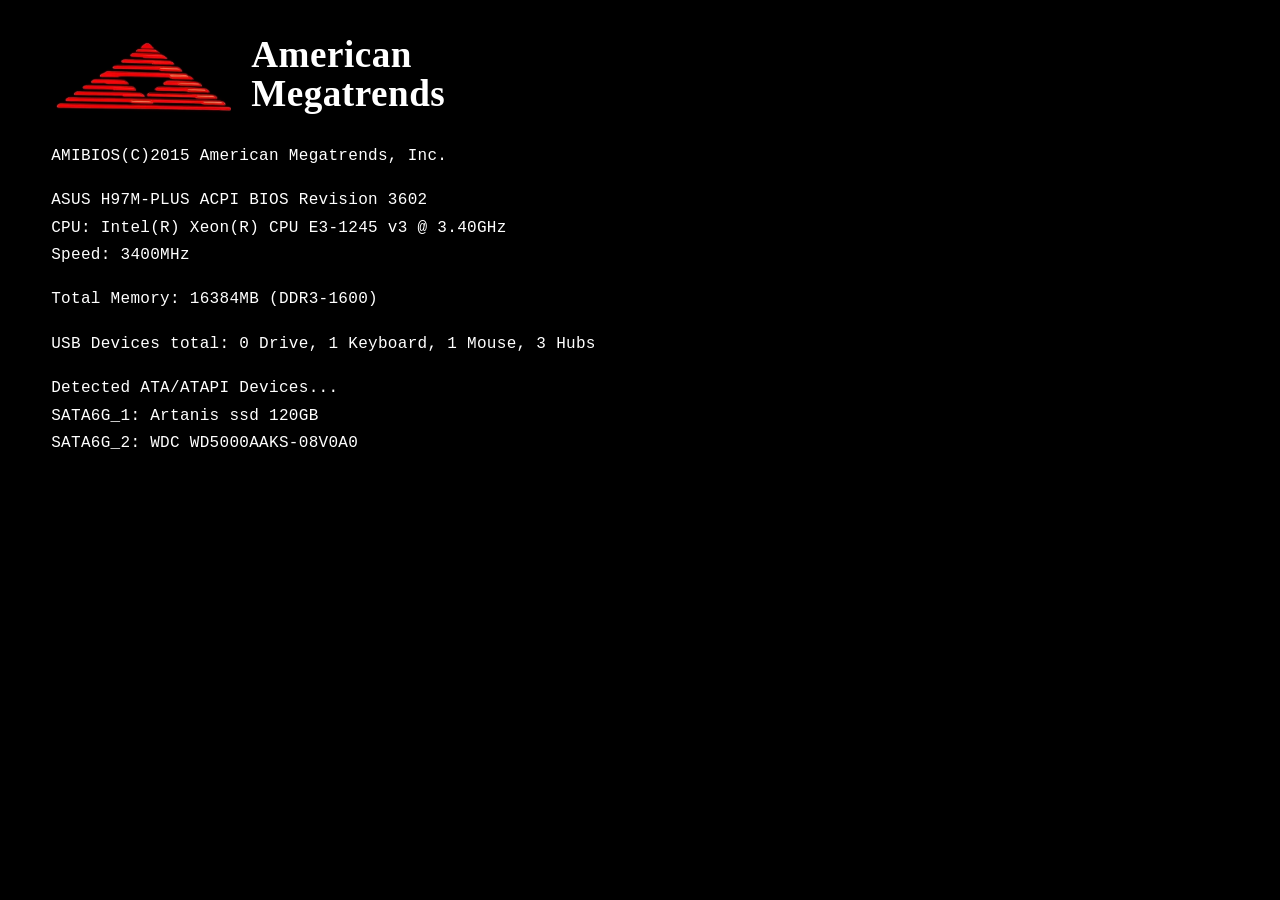
<file: index.html>
<!DOCTYPE html>
<html lang="zh-CN">
<head>
<meta charset="UTF-8">
<meta name="viewport" content="width=device-width, initial-scale=1, viewport-fit=cover">
<title>守禄的win11</title>
<script>
/* GitHub Pages 的 HTML 有 10 分钟缓存：发现线上版本变化时自动刷新一次 */
(function () {
  try {
    if (location.protocol === 'file:' || !window.fetch) return;
    var KEY = 'sata-html-version';
    var RELOAD_KEY = 'sata-html-reloaded-at';
    fetch('./?ping=' + Date.now(), { method: 'HEAD', cache: 'no-store' })
      .then(function (r) {
        if (!r.ok) return '';
        return r.headers.get('last-modified') || r.headers.get('etag') || '';
      })
      .then(function (v) {
        if (!v) return;
        var old = localStorage.getItem(KEY);
        if (old && old !== v) {
          var last = Number(sessionStorage.getItem(RELOAD_KEY) || 0);
          localStorage.setItem(KEY, v);
          if (Date.now() - last < 30000) return;
          sessionStorage.setItem(RELOAD_KEY, String(Date.now()));
          var u = new URL(location.href);
          u.searchParams.set('v', Date.now().toString(36));
          location.replace(u.href);
          return;
        }
        localStorage.setItem(KEY, v);
      })
      .catch(function () {});
  } catch (e) { /* 忽略 */ }
})();
</script>
<style>
* { box-sizing: border-box; margin: 0; padding: 0; }

/* =========================================================
   浅色主题（默认）
   ========================================================= */
:root {
  color-scheme: light;

  --accent: #0067c0;
  --on-accent: #ffffff;

  --wallpaper-1: #a8d5f0;
  --wallpaper-2: #c1e0f5;
  --wallpaper-3: #e8f4fb;
  --wallpaper-base: #eaf2fa;
  --bloom-core: rgba(255, 255, 255, .94);
  --bloom-p1: rgba(126, 184, 242, .55);
  --bloom-p2: rgba(88, 124, 212, .30);

  --tb-bg: rgba(243, 243, 243, .86);
  --tb-text: #1a1a1a;
  --tb-hover: rgba(0, 0, 0, .05);
  --tb-active: rgba(0, 0, 0, .08);
  --tb-border: rgba(0, 0, 0, .06);
  --tb-shadow: 0 -2px 16px rgba(0, 0, 0, .1);

  --win-bg: rgba(249, 249, 249, .92);
  --win-text: #1a1a1a;
  --win-sub: #616161;
  --win-border: rgba(0, 0, 0, .08);
  --win-shadow: 0 24px 60px rgba(0, 0, 0, .18), 0 2px 6px rgba(0, 0, 0, .08);
  --win-shadow-focus: 0 32px 78px rgba(0, 0, 0, .24), 0 0 0 1px rgba(255, 255, 255, .55);

  --field-bg: rgba(255, 255, 255, .9);
  --field-border: rgba(0, 0, 0, .1);

  --flyout-bg: rgba(249, 249, 249, .93);
  --flyout-text: #1a1a1a;
  --flyout-sub: #616161;
  --flyout-border: rgba(0, 0, 0, .08);
  --flyout-hover: rgba(0, 0, 0, .05);
  --flyout-shadow: 0 16px 40px rgba(0, 0, 0, .18);

  --dicon-text: #1a1a1a;
  --dicon-text-shadow: 0 1px 2px rgba(255, 255, 255, .9), 0 0 10px rgba(255, 255, 255, .7);

  --frame-bg: #ffffff;
  --sidebar-bg: rgba(0, 0, 0, .022);

  --etab-bg: rgba(0, 0, 0, .05);
  --etab-hover: rgba(0, 0, 0, .07);
  --etab-active: #ffffff;
  --etab-active-text: #1a1a1a;
  --etab-shadow: 0 1px 3px rgba(0, 0, 0, .1);


  --badge-bg: rgba(255, 255, 255, .95);
  --badge-border: rgba(0, 0, 0, .16);
  --badge-text: #1a1a1a;

  /* 图标色（不随主题变化） */
  --icon-blue-1: #5BB0F0;
  --icon-blue-2: #1E6FB8;
  --icon-folder: #f5b93c;
}

/* =========================================================
   深色主题（html.dark）—— 覆盖全部变量
   ========================================================= */
html.dark {
  color-scheme: dark;

  --accent: #4cc2ff;
  --on-accent: #002a45;

  --wallpaper-1: #1e4d7b;
  --wallpaper-2: #2d5a8c;
  --wallpaper-3: #0a2540;
  --wallpaper-base: #04101f;
  --bloom-core: rgba(160, 225, 255, .80);
  --bloom-p1: rgba(22, 112, 216, .62);
  --bloom-p2: rgba(78, 52, 180, .42);

  --tb-bg: rgba(32, 32, 32, .86);
  --tb-text: #ffffff;
  --tb-hover: rgba(255, 255, 255, .06);
  --tb-active: rgba(255, 255, 255, .1);
  --tb-border: rgba(255, 255, 255, .06);
  --tb-shadow: 0 -2px 16px rgba(0, 0, 0, .4);

  --win-bg: rgba(32, 32, 32, .92);
  --win-text: #ffffff;
  --win-sub: #a8a8a8;
  --win-border: rgba(255, 255, 255, .09);
  --win-shadow: 0 24px 60px rgba(0, 0, 0, .5), 0 2px 6px rgba(0, 0, 0, .3);
  --win-shadow-focus: 0 32px 78px rgba(0, 0, 0, .6), 0 0 0 1px rgba(255, 255, 255, .12);

  --field-bg: rgba(255, 255, 255, .07);
  --field-border: rgba(255, 255, 255, .12);

  --flyout-bg: rgba(43, 43, 43, .95);
  --flyout-text: #ffffff;
  --flyout-sub: #a8a8a8;
  --flyout-border: rgba(255, 255, 255, .08);
  --flyout-hover: rgba(255, 255, 255, .06);
  --flyout-shadow: 0 16px 40px rgba(0, 0, 0, .55);

  --dicon-text: #ffffff;
  --dicon-text-shadow: 0 1px 3px rgba(0, 0, 0, .85), 0 0 10px rgba(0, 0, 0, .6);

  --frame-bg: #1e1e20;
  --sidebar-bg: rgba(255, 255, 255, .022);

  --etab-bg: rgba(0, 0, 0, .25);
  --etab-hover: rgba(255, 255, 255, .08);
  --etab-active: rgba(48, 48, 52, .95);
  --etab-active-text: #ffffff;
  --etab-shadow: 0 1px 3px rgba(0, 0, 0, .35);


  --badge-bg: rgba(43, 43, 43, .95);
  --badge-border: rgba(255, 255, 255, .22);
  --badge-text: #ffffff;
}

html, body { height: 100%; overflow: hidden; }

body {
  font-family: "Segoe UI Variable Display", "Segoe UI", system-ui, -apple-system,
               "Microsoft YaHei", "PingFang SC", sans-serif;
  -webkit-font-smoothing: antialiased;
  user-select: none;
  -webkit-user-select: none;
  -webkit-touch-callout: none;
  -webkit-tap-highlight-color: transparent;
  color: var(--win-text);
  background: var(--wallpaper-base);
  overscroll-behavior: none;
  transition: background .35s ease, color .35s ease;
}

body.dragging iframe { pointer-events: none; }

#desktop { position: fixed; left: 0; top: 0; right: 0; bottom: 0; overflow: hidden; }

/* ============ 壁纸（自制 Bloom 风格，无外部素材） ============ */
#wallpaper {
  position: absolute; left: 0; top: 0; right: 0; bottom: 0;
  background: var(--wallpaper-base);
  overflow: hidden;
  z-index: 0;
  transition: background .35s ease;
}
#wallpaper .bloom {
  position: absolute;
  left: -30%; top: -30%;
  width: 160%; height: 160%;
  display: block;
  pointer-events: none;
  transform: rotate(9deg);
}
#wallpaper.has-photo {
  background-size: cover;
  background-position: center;
  background-repeat: no-repeat;
}
#wallpaper.has-photo .bloom { display: none; }
#wallpaper.has-photo::after {
  background: radial-gradient(120% 90% at 50% 45%, transparent 55%, rgba(0, 0, 0, .22));
}
#wallpaper::after {
  content: "";
  position: absolute; left: 0; top: 0; right: 0; bottom: 0;
  background: radial-gradient(120% 90% at 50% 45%, transparent 42%, rgba(0, 0, 0, .28));
  z-index: 1;
  transition: background .35s ease;
}
html.dark #wallpaper::after {
  background: radial-gradient(120% 90% at 50% 45%, transparent 36%, rgba(0, 0, 0, .55));
}

/* ============ 桌面图标层 ============ */
#icon-layer {
  position: absolute;
  left: 8px; top: 8px; right: 8px; bottom: 56px;
  display: grid;
  grid-auto-flow: column;
  grid-template-rows: repeat(auto-fill, 100px);
  grid-auto-columns: 96px;
  align-content: start;
  justify-content: start;
  gap: 0;
  overflow: hidden;
  z-index: 1;
}

.dicon {
  width: 96px;
  height: 100px;
  display: flex;
  flex-direction: column;
  align-items: center;
  justify-content: center;
  gap: 5px;
  padding: 6px 4px;
  border-radius: 5px;
  border: 1px solid transparent;
  cursor: pointer;
  transition: background .12s, border-color .12s;
}
.dicon:hover {
  background: transparent;
  border-color: transparent;
}
.dicon:active {
  background: transparent;
  border-color: transparent;
}

.dicon-glyph {
  width: 44px; height: 44px;
  flex-shrink: 0;
  display: grid; place-items: center;
  border-radius: 8px;
  color: #fff;
  overflow: hidden;
}
.dicon-glyph svg { display: block; }
.app-logo { width: 100%; height: 100%; display: block; }
.dicon-glyph.plain .app-logo { filter: drop-shadow(0 4px 10px rgba(0, 0, 0, .3)); }
.dicon-glyph.edge { background: linear-gradient(145deg, #0F82D8 0%, #23B8A6 55%, #7BE49B 100%); box-shadow: 0 4px 12px rgba(0, 0, 0, .28); }
.dicon-glyph.thispc { background: linear-gradient(145deg, var(--icon-blue-1) 0%, var(--icon-blue-2) 100%); box-shadow: 0 4px 12px rgba(0, 0, 0, .28); }
.dicon-glyph.plain {
  background: transparent;
  box-shadow: none;
}
.dicon-glyph.plain img {
  width: 100%; height: 100%;
  object-fit: contain;
  display: block;
  filter: drop-shadow(0 3px 8px rgba(0, 0, 0, .35));
}

.dicon-label {
  max-width: 92px;
  font-size: 11.5px;
  line-height: 1.25;
  color: var(--dicon-text);
  text-align: center;
  text-shadow: var(--dicon-text-shadow);
  overflow: hidden;
  display: -webkit-box;
  -webkit-line-clamp: 2;
  -webkit-box-orient: vertical;
  word-break: break-word;
  transition: color .35s ease, text-shadow .35s ease;
}

/* ============ 窗口层 ============ */
#windows {
  position: absolute;
  left: 0; top: 0; right: 0; bottom: 48px;
  pointer-events: none;
  z-index: 2;
}

.window {
  position: absolute;
  left: 0; top: 0;
  transform: translate3d(0, 0, 0);
  display: flex;
  flex-direction: column;
  min-width: 260px;
  min-height: 200px;
  border-radius: 8px;
  background: var(--win-bg);
  color: var(--win-text);
  border: 1px solid var(--win-border);
  box-shadow: var(--win-shadow);
  overflow: hidden;
  backdrop-filter: blur(30px) saturate(170%);
  -webkit-backdrop-filter: blur(30px) saturate(170%);
  pointer-events: auto;
  transition: box-shadow .15s ease, background .35s ease,
              color .35s ease, border-color .35s ease;
}
.window.focused { box-shadow: var(--win-shadow-focus); }
.window.dragging,
.window.resizing {
  backdrop-filter: none !important;
  -webkit-backdrop-filter: none !important;
  box-shadow: none !important;
  transition: none !important;
}
.window.dragging { will-change: transform; }
.window.resizing { will-change: width, height; }

.window.maximized {
  transform: none !important;
  width: 100% !important;
  height: 100% !important;
  border-radius: 0;
  border: none;
}
.window.minimized { opacity: 0; pointer-events: none; }
.window.closing {
  opacity: 0;
  transform: scale(.96) translateY(6px);
  pointer-events: none;
  transition: opacity .13s ease, transform .13s ease;
}
.window.opening { animation: winFade .15s ease-out; }
@keyframes winFade { from { opacity: 0; } }

.titlebar {
  height: 32px;
  flex-shrink: 0;
  display: flex;
  align-items: center;
  justify-content: space-between;
  padding-left: calc(12px + env(safe-area-inset-left, 0px));
  padding-right: env(safe-area-inset-right, 0px);
  cursor: default;
  touch-action: none;
}
.tb-app { display: flex; align-items: center; gap: 8px; min-width: 0; }
.tb-app-icon {
  width: 16px; height: 16px;
  flex-shrink: 0;
  display: grid; place-items: center;
  border-radius: 3px;
  color: #fff;
  background: linear-gradient(145deg, var(--c, #4a7bff), color-mix(in srgb, var(--c, #4a7bff) 62%, #000));
  overflow: hidden;
}
.tb-app-icon.edge { background: linear-gradient(145deg, #0F82D8, #23B8A6); }
.tb-app-icon.thispc { background: linear-gradient(145deg, var(--icon-blue-1), var(--icon-blue-2)); }
.tb-app-icon.plain { background: transparent; }
.tb-app-icon.plain img {
  width: 100%; height: 100%;
  object-fit: contain; display: block;
  border-radius: 3px;
}
.tb-title {
  font-size: 12px;
  font-weight: 400;
  white-space: nowrap;
  overflow: hidden;
  text-overflow: ellipsis;
}
.tb-actions { display: flex; height: 100%; }

.wbtn {
  width: 46px;
  height: 100%;
  flex-shrink: 0;
  display: grid;
  place-items: center;
  border: none;
  background: transparent;
  color: inherit;
  cursor: pointer;
  touch-action: manipulation;
  -webkit-tap-highlight-color: transparent;
  transition: background .12s, color .12s;
}
.wbtn:hover { background: var(--tb-hover); }
.wbtn.close:hover { background: #c42b1c; color: #fff; }
.wbtn:active { background: var(--tb-active); }

@media (pointer: coarse), (max-width: 720px) {
  .titlebar { height: 42px; }
  .wbtn { width: 54px; }
  .wbtn svg { width: 12px; height: 12px; }
}

/* 贴靠布局弹层（悬停最大化按钮时出现） */
.snap-popover {
  position: fixed;
  z-index: 4000;
  padding: 10px 10px 12px;
  border-radius: 8px;
  background: var(--flyout-bg);
  color: var(--flyout-text);
  border: 1px solid var(--flyout-border);
  box-shadow: 0 18px 44px rgba(0, 0, 0, .38);
  backdrop-filter: blur(36px) saturate(180%);
  -webkit-backdrop-filter: blur(36px) saturate(180%);
  animation: snapIn .13s ease-out;
}
@keyframes snapIn {
  from { opacity: 0; transform: translateY(6px) scale(.97); }
}
.snap-caption {
  font-size: 11.5px;
  color: var(--flyout-sub);
  margin-bottom: 8px;
  padding-left: 2px;
}
.snap-layouts { display: flex; gap: 8px; }
.snap-layout {
  width: 84px;
  height: 56px;
  display: grid;
  grid-template-columns: 1fr 1fr;
  gap: 3px;
  padding: 3px;
  border-radius: 6px;
  background: var(--field-bg);
  border: 1px solid var(--field-border);
}
.snap-layout.quad { grid-template-rows: 1fr 1fr; }
.snap-zone {
  border: none;
  padding: 0;
  border-radius: 3px;
  background: color-mix(in srgb, var(--flyout-text) 12%, transparent);
  cursor: pointer;
  transition: background .1s;
}
.snap-zone:hover { background: var(--accent); }

.resize-handle {
  position: absolute; right: 0; bottom: 0;
  width: 20px; height: 20px;
  cursor: nwse-resize;
  z-index: 6;
  touch-action: none;
}
body.mobile .resize-handle { width: 32px; height: 32px; }

/* =========================================================
   Edge 浏览器
   ========================================================= */
.edge-page {
  flex: 1; display: flex; flex-direction: column; min-height: 0;
  background: var(--win-bg); color: var(--win-text);
  transition: background .35s, color .35s;
}

.edge-tabbar {
  height: 42px; flex-shrink: 0;
  display: flex; align-items: center; gap: 4px;
  padding: 5px 8px;
  background: var(--etab-bg);
  border-bottom: 1px solid var(--win-border);
  transition: background .35s, border-color .35s;
}
.edge-tabs {
  display: flex; gap: 3px; align-items: center;
  min-width: 0;
  overflow-x: auto; overflow-y: hidden;
  scrollbar-width: none;
  flex: 1;
}
.edge-tabs::-webkit-scrollbar { display: none; }

.edge-tab {
  position: relative;
  height: 32px;
  min-width: 128px; max-width: 210px;
  flex-shrink: 0;
  display: flex; align-items: center; gap: 8px;
  padding: 0 6px 0 12px;
  border-radius: 7px;
  font-size: 12px;
  color: var(--win-text);
  cursor: pointer;
  transition: background .13s, color .13s, box-shadow .13s;
}
.edge-tab:hover { background: var(--etab-hover); }
.edge-tab.active {
  background: var(--etab-active);
  color: var(--etab-active-text);
  box-shadow: var(--etab-shadow);
}
.edge-tab-favicon {
  width: 14px; height: 14px;
  flex-shrink: 0;
  display: grid; place-items: center;
  border-radius: 3px;
  color: var(--win-sub);
  overflow: hidden;
}
.edge-tab.active .edge-tab-favicon { color: var(--accent); }
.edge-tab-title {
  flex: 1; min-width: 0;
  white-space: nowrap; overflow: hidden; text-overflow: ellipsis;
}
.edge-tab.active .edge-tab-title { font-weight: 500; }
.edge-tab-close {
  width: 18px; height: 18px;
  flex-shrink: 0;
  display: grid; place-items: center;
  border: none; background: transparent;
  border-radius: 4px;
  color: inherit; cursor: pointer;
  opacity: .6;
  transition: background .12s, opacity .12s;
}
.edge-tab-close:hover { background: var(--tb-active); opacity: 1; }

.edge-newtab {
  width: 30px; height: 30px;
  flex-shrink: 0;
  display: grid; place-items: center;
  border: none; background: transparent;
  border-radius: 6px;
  color: inherit; cursor: pointer;
  transition: background .12s;
}
.edge-newtab:hover { background: var(--etab-hover); }

.edge-toolbar {
  height: 46px; flex-shrink: 0;
  display: flex; align-items: center; gap: 3px;
  padding: 0 10px;
  border-bottom: 1px solid var(--win-border);
  transition: border-color .35s;
}
.edge-btn {
  width: 32px; height: 32px; flex-shrink: 0;
  display: grid; place-items: center;
  border: none; border-radius: 6px;
  background: transparent; color: inherit;
  cursor: pointer;
  transition: background .12s, opacity .12s;
}
.edge-btn:hover:not(:disabled) { background: var(--tb-hover); }
.edge-btn:active:not(:disabled) { background: var(--tb-active); }
.edge-btn:disabled { opacity: .3; cursor: default; pointer-events: none; }
.edge-btn svg { display: block; }

.edge-address {
  flex: 1; min-width: 0; height: 32px;
  display: flex; align-items: center; gap: 8px;
  padding: 0 14px; border-radius: 16px;
  background: var(--field-bg);
  border: 1px solid var(--field-border);
  font-size: 12.5px;
  margin: 0 5px;
  transition: border-color .15s, box-shadow .15s, background .35s;
}
.edge-address:focus-within {
  border-color: var(--accent);
  box-shadow: 0 0 0 1px var(--accent);
}
.edge-address .lock { display: grid; place-items: center; opacity: .6; flex-shrink: 0; }
.edge-addr-input {
  flex: 1; min-width: 0;
  border: none; outline: none; background: transparent;
  font-family: inherit; font-size: 12.5px; color: inherit;
}
.edge-addr-input::placeholder { color: var(--win-sub); }

.edge-body {
  flex: 1; position: relative;
  min-height: 0;
  overflow: hidden;
  background: var(--frame-bg);
  transition: background .35s;
}
.edge-frame {
  position: absolute; left: 0; top: 0; right: 0; bottom: 0;
  width: 100%; height: 100%;
  border: none;
  background: var(--frame-bg);
  display: none;
}
.edge-frame.active { display: block; }

/* ===== 本地站点的独立窗口（不再塞进假 Edge 的标签页） ===== */
.site-body {
  flex: 1;
  min-height: 0;
  position: relative;
  background: var(--frame-bg);
}
.site-frame {
  position: absolute; inset: 0;
  width: 100%; height: 100%;
  border: none;
  background: var(--frame-bg);
}

/* 页面加载中 / 加载失败提示层（外部 CDN 慢或站点不可达时避免白屏） */
.edge-loading {
  position: absolute; left: 0; top: 0; right: 0; bottom: 0;
  z-index: 5;
  display: flex; flex-direction: column;
  align-items: center; justify-content: center;
  gap: 12px;
  background: var(--frame-bg);
  transition: background .35s;
}
.edge-loading[hidden] { display: none; }
.edge-loading .el-spinner {
  width: 30px; height: 30px; border-radius: 50%;
  border: 3px solid var(--field-border);
  border-top-color: var(--accent);
  animation: edgeSpin .8s linear infinite;
}
@keyframes edgeSpin { to { transform: rotate(360deg); } }
.edge-loading .el-text { font-size: 12.5px; color: var(--win-sub); }
.edge-loading .el-err  { font-size: 12.5px; color: #e05555; }
.edge-loading .el-retry {
  margin-top: 2px; padding: 6px 18px;
  border: none; border-radius: 6px;
  background: var(--accent); color: var(--on-accent);
  font-family: inherit; font-size: 12.5px; cursor: pointer;
}
.edge-loading .el-retry:hover { filter: brightness(1.08); }
.edge-loading .el-actions { display: flex; gap: 8px; margin-top: 2px; }
.edge-loading .el-ext {
  margin-top: 2px; padding: 6px 16px;
  border: 1px solid var(--field-border); border-radius: 6px;
  background: transparent; color: inherit;
  font-family: inherit; font-size: 12.5px; cursor: pointer;
}
.edge-loading .el-ext:hover { background: var(--tb-hover); }

.edge-start {
  position: absolute; left: 0; top: 0; right: 0; bottom: 0;
  overflow-y: auto;
  display: flex; flex-direction: column; align-items: center;
  padding: 50px 24px 30px;
  background:
    radial-gradient(55% 45% at 50% 22%, rgba(15, 130, 216, .08), transparent 70%),
    radial-gradient(50% 40% at 70% 90%, rgba(35, 184, 166, .06), transparent 70%),
    var(--win-bg);
  transition: background .35s;
}
html.dark .edge-start {
  background:
    radial-gradient(55% 45% at 50% 22%, rgba(35, 184, 166, .1), transparent 70%),
    radial-gradient(50% 40% at 70% 90%, rgba(15, 130, 216, .09), transparent 70%),
    var(--win-bg);
}
.edge-start[hidden] { display: none; }

.edge-brand { display: flex; align-items: center; gap: 14px; margin-bottom: 26px; }
.edge-brand-badge {
  width: 48px; height: 48px;
  display: grid; place-items: center;
  border-radius: 12px;
  background: transparent;
}
.edge-brand-badge img {
  width: 46px; height: 46px;
  object-fit: contain;
  display: block;
}
.edge-brand-name {
  font-size: 22px; font-weight: 600; letter-spacing: .2px;
  color: var(--win-text);
}

.edge-searchbox {
  width: min(540px, 92%); height: 44px;
  display: flex; align-items: center; gap: 11px;
  padding: 0 18px; border-radius: 22px;
  background: var(--field-bg);
  border: 1px solid var(--field-border);
  box-shadow: 0 2px 8px rgba(0, 0, 0, .06);
  transition: border-color .15s, box-shadow .15s, background .35s;
}
.edge-searchbox:focus-within {
  border-color: var(--accent);
  box-shadow: 0 0 0 1px var(--accent);
}
.edge-searchbox .s-ico { display: grid; place-items: center; opacity: .6; flex-shrink: 0; }
.edge-search-input {
  flex: 1; min-width: 0;
  border: none; outline: none; background: transparent;
  font-family: inherit; font-size: 14px; color: inherit;
}
.edge-search-input::placeholder { color: var(--win-sub); }

.edge-tiles {
  margin-top: 34px;
  display: grid; grid-template-columns: repeat(4, 92px);
  gap: 10px; justify-content: center;
}
.edge-tile {
  display: flex; flex-direction: column; align-items: center; gap: 8px;
  padding: 12px 6px; border-radius: 8px;
  cursor: pointer;
  transition: background .13s;
}
.edge-tile:hover { background: var(--tb-hover); }
.edge-tile-icon {
  width: 38px; height: 38px;
  display: grid; place-items: center;
  border-radius: 8px; color: #fff;
  font-size: 14px; font-weight: 700;
  box-shadow: 0 3px 10px rgba(0, 0, 0, .22);
}
.edge-tile-name {
  font-size: 11.5px; max-width: 80px; text-align: center;
  overflow: hidden; text-overflow: ellipsis; white-space: nowrap;
  color: var(--win-text);
}

/* =========================================================
   此电脑
   ========================================================= */
.explorer {
  flex: 1; display: flex; flex-direction: column; min-height: 0;
  background: var(--win-bg); color: var(--win-text);
  font-size: 12.5px;
  transition: background .35s, color .35s;
}
.exp-toolbar {
  height: 42px; flex-shrink: 0;
  display: flex; align-items: center; gap: 3px;
  padding: 0 10px;
  border-bottom: 1px solid var(--win-border);
}
.exp-nav {
  width: 30px; height: 30px;
  display: grid; place-items: center;
  border: none; border-radius: 5px;
  background: transparent; color: inherit;
  cursor: pointer; opacity: .85;
  transition: background .12s;
}
.exp-nav:hover { background: var(--tb-hover); opacity: 1; }
.exp-nav.dim { opacity: .32; pointer-events: none; }

.exp-address {
  flex: 1; min-width: 0; height: 30px;
  display: flex; align-items: center; gap: 8px;
  padding: 0 11px; border-radius: 5px;
  background: var(--field-bg);
  border: 1px solid var(--field-border);
  font-size: 12.5px;
}
.exp-address .crumb { opacity: .85; }

.exp-search {
  width: 180px; height: 30px;
  display: flex; align-items: center; gap: 8px;
  padding: 0 11px; border-radius: 5px;
  background: var(--field-bg);
  border: 1px solid var(--field-border);
  font-size: 12px; color: var(--win-sub);
}
.exp-search-input {
  flex: 1;
  min-width: 0;
  border: 0;
  outline: none;
  background: transparent;
  color: var(--win-text);
  font: inherit;
}
.exp-search-input::placeholder { color: var(--win-sub); }
.exp-search-empty { margin-top: 16px; }

.exp-body { flex: 1; display: flex; min-height: 0; }
.exp-sidebar {
  width: 190px; flex-shrink: 0;
  padding: 8px 6px;
  background: var(--sidebar-bg);
  border-right: 1px solid var(--win-border);
  overflow-y: auto;
}
.exp-side-item {
  display: flex; align-items: center; gap: 9px;
  padding: 7px 10px; border-radius: 5px;
  cursor: default;
  transition: background .12s;
}
.exp-side-item:hover { background: var(--tb-hover); }
.exp-side-item.active { background: var(--tb-active); }
.exp-side-item .si {
  width: 16px; display: grid; place-items: center;
  flex-shrink: 0; opacity: .9;
}
.exp-side-item .si.gold  { color: #d9a53b; }
.exp-side-item .si.blue  { color: #3b82f6; }
.exp-side-item .si.green { color: #10b981; }
.exp-side-item .si.pink  { color: #ec4899; }
.exp-side-item .si.purple{ color: #a855f7; }
.exp-side-item .si.red   { color: #ef4444; }
.exp-side-item .si.gray  { color: #8a8a8a; }
html.dark .exp-side-item .si.blue { color: #60a5fa; }
html.dark .exp-side-item .si.green{ color: #34d399; }
html.dark .exp-side-item .si.gold { color: #fbbf24; }
html.dark .exp-side-item .si.pink { color: #f472b6; }
html.dark .exp-side-item .si.purple{color: #c084fc; }
html.dark .exp-side-item .si.red  { color: #f87171; }
html.dark .exp-side-item .si.gray { color: #9ca3af; }

.exp-divider { height: 1px; margin: 7px 10px; background: var(--field-border); }
.exp-main { flex: 1; min-width: 0; overflow-y: auto; padding: 16px 20px 24px; }
.exp-group-title { font-size: 12.5px; font-weight: 600; margin-bottom: 10px; }
.exp-group + .exp-group { margin-top: 24px; }
.exp-grid {
  display: grid;
  grid-template-columns: repeat(auto-fill, minmax(220px, 1fr));
  gap: 4px;
}
.drive {
  display: flex; align-items: center; gap: 13px;
  padding: 11px 12px; border-radius: 7px;
  cursor: default;
  transition: background .13s;
}
.drive:hover { background: var(--tb-hover); }
.drive-icon {
  width: 42px; height: 42px; flex-shrink: 0;
  display: grid; place-items: center; border-radius: 8px;
  background: linear-gradient(145deg, var(--icon-blue-1), var(--icon-blue-2));
  color: #fff; box-shadow: 0 3px 10px rgba(0, 0, 0, .22);
}
.drive-info { flex: 1; min-width: 0; }
.drive-name {
  font-size: 12.5px; font-weight: 500; margin-bottom: 5px;
  white-space: nowrap; overflow: hidden; text-overflow: ellipsis;
}
.drive-bar {
  height: 5px; border-radius: 3px;
  background: var(--field-border); overflow: hidden; margin-bottom: 5px;
}
.drive-fill {
  height: 100%; border-radius: 3px;
  background: linear-gradient(90deg, #0ea5e9, #3b82f6);
}
.drive-meta { font-size: 11px; color: var(--win-sub); }

.folder {
  display: flex; align-items: center; gap: 11px;
  padding: 10px 12px; border-radius: 7px;
  cursor: default;
  transition: background .13s;
}
.folder:hover { background: var(--tb-hover); }
.folder-icon {
  width: 34px; height: 34px; flex-shrink: 0;
  display: grid; place-items: center; border-radius: 6px;
  color: var(--icon-folder);
  background: rgba(245, 185, 60, .16);
}
.folder-name {
  font-size: 12.5px;
  white-space: nowrap; overflow: hidden; text-overflow: ellipsis;
}

.file {
  display: flex; align-items: center; gap: 11px;
  padding: 10px 12px; border-radius: 7px;
  cursor: default; user-select: none;
  transition: background .13s, box-shadow .13s;
}
.file:hover { background: var(--tb-hover); }
.file.selected { background: var(--tb-active); box-shadow: inset 0 0 0 1px var(--accent); }
.file-icon {
  width: 34px; height: 34px; flex-shrink: 0;
  display: grid; place-items: center; border-radius: 6px;
  color: #8a94a6;
  background: rgba(120, 134, 160, .13);
}
html.dark .file-icon { color: #aeb6c4; background: rgba(160, 170, 190, .13); }

/* Windows 11 图标包 */
.pk-ico { width: 100%; height: 100%; object-fit: contain; display: block; }
.folder-icon.plain, .file-icon.plain { background: transparent; }
.folder-icon.plain .pk-ico, .file-icon.plain .pk-ico { filter: drop-shadow(0 2px 5px rgba(0, 0, 0, .22)); }
.exp-side-item .pk-ico { width: 16px; height: 16px; }
.file-info { flex: 1; min-width: 0; }
.file-name {
  font-size: 12.5px;
  white-space: nowrap; overflow: hidden; text-overflow: ellipsis;
}
.file-meta { font-size: 11px; color: var(--win-sub); margin-top: 2px; }

.exp-pathbar { display: flex; align-items: center; gap: 3px; overflow-x: auto; scrollbar-width: none; }
.exp-pathbar::-webkit-scrollbar { display: none; }
.exp-crumb {
  display: inline-flex; align-items: center; gap: 4px;
  padding: 3px 7px; border-radius: 4px; cursor: pointer;
  white-space: nowrap;
}
.exp-crumb:hover { background: var(--tb-hover); }
.exp-crumb.sep { cursor: default; opacity: .5; }
.exp-crumb.sep:hover { background: transparent; }
.exp-empty { color: var(--win-sub); padding: 40px 10px; text-align: center; }

.file-viewer {
  position: absolute; inset: 44px 0 0 0;
  display: flex; flex-direction: column;
  background: var(--win-bg);
}
.fv-head {
  display: flex; align-items: center; gap: 10px;
  padding: 12px 16px; border-bottom: 1px solid var(--win-border);
}
.fv-title { font-weight: 600; font-size: 13px; }
.fv-path { font-size: 11px; color: var(--win-sub); margin-top: 2px; }
.fv-close {
  margin-left: auto; width: 30px; height: 30px;
  display: grid; place-items: center; border: none; border-radius: 6px;
  background: transparent; color: inherit; cursor: pointer;
}
.fv-close:hover { background: var(--tb-hover); }
.fv-body { flex: 1; overflow: auto; padding: 20px 24px; font-size: 12.5px; line-height: 1.65; white-space: pre-wrap; word-break: break-word; }

/* ZIP 文件预览 */
.zip-prev { max-width: 560px; margin: 0 auto; white-space: normal; }
.zip-hero { display: flex; align-items: center; gap: 14px; }
.zip-ico { width: 64px; height: 64px; object-fit: contain; flex-shrink: 0; }
.zip-name { font-size: 18px; font-weight: 600; }
.zip-sub { margin-top: 4px; font-size: 11.5px; color: var(--win-sub); }
.zip-grid { display: grid; grid-template-columns: repeat(2, minmax(0, 1fr)); gap: 12px 22px; margin: 20px 0 16px; }
.zip-grid > div { display: flex; flex-direction: column; gap: 3px; min-width: 0; }
.zip-grid span { font-size: 10.5px; color: var(--win-sub); }
.zip-grid b { font-size: 12px; font-weight: 600; overflow: hidden; text-overflow: ellipsis; }
.zip-desc { font-size: 12px; line-height: 1.65; color: var(--win-sub); }
.zip-cats { display: flex; flex-wrap: wrap; gap: 6px; margin-top: 12px; }
.zip-cats span {
  padding: 4px 8px; border-radius: 6px;
  background: var(--field-bg);
  border: 1px solid var(--field-border);
  font-size: 10.5px; color: var(--win-sub);
}
.zip-actions { display: flex; flex-wrap: wrap; gap: 10px; margin-top: 20px; }
.zip-btn {
  height: 36px;
  display: inline-flex; align-items: center; gap: 7px;
  padding: 0 16px;
  border: 1px solid var(--field-border);
  border-radius: 8px;
  background: var(--field-bg);
  color: inherit;
  font-size: 12px;
  text-decoration: none;
  cursor: pointer;
}
.zip-btn:hover { background: var(--tb-hover); }
.zip-btn.primary { background: var(--accent); color: var(--on-accent); border-color: transparent; }
.zip-btn.primary:hover { filter: brightness(1.06); }
.zip-btn:disabled { opacity: .45; cursor: default; }
.zip-note { margin-top: 12px; font-size: 10.5px; color: var(--win-sub); }

/* 此电脑 > 文档 > 工作：关于守禄 彩蛋卡片 */
.egg-wrap { max-width: 520px; margin: 0 auto; white-space: normal; }
.egg-hero { display: flex; align-items: center; gap: 14px; }
.egg-avatar {
  width: 56px; height: 56px; border-radius: 16px; flex: none;
  object-fit: cover; border: 1px solid var(--win-border);
  background: var(--tb-hover);
}
.egg-name { font-size: 19px; font-weight: 700; }
.egg-sub { font-size: 12px; color: var(--win-sub); margin-top: 2px; }
.egg-bio { margin: 16px 0; color: var(--win-text); font-size: 13px; }
.egg-links { display: grid; grid-template-columns: 1fr 1fr; gap: 10px; }
.egg-link {
  display: flex; align-items: center; gap: 10px; padding: 12px 14px;
  border: 1px solid var(--win-border); border-radius: 10px;
  text-decoration: none; color: inherit; transition: border-color .15s, transform .15s;
}
.egg-link:hover { border-color: var(--accent); transform: translateY(-1px); }
.egg-link svg { width: 20px; height: 20px; flex: none; }
.egg-link-main { display: flex; flex-direction: column; }
.egg-link-main b { font-size: 13px; font-weight: 600; }
.egg-link-main span { font-size: 11px; color: var(--win-sub); }
.egg-works { margin-top: 18px; }
.egg-works-title { font-size: 11px; color: var(--win-sub); letter-spacing: .08em; margin-bottom: 8px; }
.egg-proj { display: block; padding: 9px 12px; border: 1px solid var(--win-border); border-radius: 8px; margin-bottom: 6px; text-decoration: none; color: inherit; transition: border-color .15s, transform .15s; }
.egg-proj:hover { border-color: var(--accent); transform: translateY(-1px); }
.egg-proj b { display: block; font-size: 12.5px; font-weight: 600; color: var(--accent); }
.egg-proj span { display: block; font-size: 11.5px; color: var(--win-sub); margin-top: 2px; }
.egg-works-head { display: flex; align-items: baseline; justify-content: space-between; gap: 10px; margin-bottom: 8px; }
.egg-works-head .egg-works-title { margin-bottom: 0; }
.egg-works-all { font-size: 11px; color: var(--accent); text-decoration: none; white-space: nowrap; }
.egg-works-all:hover { text-decoration: underline; }
.egg-proj-head { display: flex; align-items: center; gap: 6px; }
.egg-proj-meta { display: flex; flex-wrap: wrap; align-items: center; gap: 4px 12px; margin-top: 5px; font-size: 10.5px; color: var(--win-sub); }
.egg-proj .egg-meta-item { display: inline-flex; align-items: center; gap: 4px; margin-top: 0; font-size: 10.5px; }
.egg-dot { width: 7px; height: 7px; border-radius: 50%; display: inline-block; flex: none; }
.egg-repo-state { margin-top: 4px; font-size: 10.5px; color: var(--win-sub); opacity: .85; }
.egg-repo-state.bad { color: #d97757; opacity: .95; }
.egg-tags { display: flex; flex-wrap: wrap; gap: 6px; margin-top: 14px; }
.egg-tags span { font-size: 11px; padding: 3px 10px; border-radius: 999px; background: var(--tb-hover); color: var(--win-sub); }

/* =========================================================
   任务栏
   ========================================================= */
#taskbar {
  position: absolute;
  left: 0; right: 0; bottom: 0;
  height: 48px;
  display: flex;
  align-items: center;
  padding: 0 8px;
  background: var(--tb-bg);
  color: var(--tb-text);
  border-top: 1px solid var(--tb-border);
  backdrop-filter: blur(30px) saturate(180%);
  -webkit-backdrop-filter: blur(30px) saturate(180%);
  box-shadow: var(--tb-shadow);
  z-index: 500;
  transition: background .35s, color .35s, border-color .35s, box-shadow .35s;
}

#startBtn {
  position: absolute;
  left: 8px;
  top: 50%;
  transform: translateY(-50%);
  width: 40px;
  height: 40px;
  display: grid;
  place-items: center;
  border: none;
  border-radius: 5px;
  background: transparent;
  color: inherit;
  cursor: pointer;
  transition: background .12s;
}
#startBtn:hover { background: transparent; }
#startBtn:active { background: transparent; transform: translateY(-50%) scale(.94); }

/* 任务栏应用按钮（Win11 风格：40×40 命中区 + 底部运行指示条） */
#taskbarApps {
  position: absolute;
  left: 56px;
  top: 0; bottom: 0;
  display: flex;
  align-items: center;
  gap: 2px;
}
.tb-app-btn {
  position: relative;
  width: 40px;
  height: 40px;
  display: grid;
  place-items: center;
  border: none;
  background: transparent;
  color: inherit;
  border-radius: 5px;
  cursor: pointer;
  transition: background .12s;
}
.tb-app-btn:hover { background: transparent; }
.tb-app-btn:active { background: transparent; }
.tb-app-btn.active { background: transparent; }
.tb-app-btn.minimized { opacity: .62; }
.tb-app-btn.minimized:hover { opacity: .85; }
.tb-app-glyph {
  width: 24px;
  height: 24px;
  display: grid;
  place-items: center;
  border-radius: 5px;
  overflow: hidden;
  color: #fff;
}
.tb-app-glyph svg { display: block; }
.tb-app-glyph img {
  width: 100%; height: 100%;
  object-fit: contain;
  display: block;
  border-radius: 5px;
}
.tb-app-glyph.edge { background: linear-gradient(145deg, #0F82D8 0%, #23B8A6 100%); }
.tb-app-glyph.thispc { background: linear-gradient(145deg, var(--icon-blue-1), var(--icon-blue-2)); }
.tb-app-glyph.plain { background: transparent; }
.tb-app-ind {
  position: absolute;
  left: 50%;
  bottom: 3px;
  width: 6px;
  height: 3px;
  border-radius: 2px;
  background: var(--tb-text);
  opacity: 0;
  transform: translateX(-50%);
  transition: width .16s ease, opacity .16s ease, background .16s ease;
}
.tb-app-btn.running .tb-app-ind { opacity: .55; }
.tb-app-btn.active .tb-app-ind {
  width: 16px;
  opacity: 1;
  background: var(--accent);
}

#tray {
  position: absolute;
  right: 6px;
  top: 0; bottom: 0;
  display: flex;
  align-items: center;
  gap: 2px;
  font-size: 11.5px;
}
#tray .tray-btn {
  height: 36px;
  min-width: 34px;
  display: flex;
  align-items: center;
  justify-content: center;
  gap: 6px;
  padding: 0 8px;
  border: none;
  background: transparent;
  color: inherit;
  cursor: pointer;
  border-radius: 5px;
  transition: background .12s;
  position: relative;
}
#tray .tray-btn:hover { background: transparent; }
#tray .tray-icons {
  display: flex; align-items: center; gap: 8px;
}
#tray .tray-icons svg { display: block; }

.tray-icon-wrap {
  position: relative;
  display: inline-grid;
  place-items: center;
  width: 20px;
  height: 20px;
}
.tray-icon-wrap svg { display: block; }
#tray .tray-icons svg[hidden], .tray-icon-wrap svg[hidden] { display: none !important; }

#clock {
  display: flex;
  flex-direction: column;
  align-items: flex-end;
  justify-content: center;
  padding: 0 10px;
  height: 36px;
  border-radius: 5px;
  cursor: pointer;
  font-size: 11.5px;
  line-height: 1.35;
  transition: background .12s;
}
#clock:hover { background: var(--tb-hover); }
#clock .t { font-size: 12px; }
#clock .d { font-size: 11px; opacity: .88; }

/* 任务栏最右侧「显示桌面」细条（Win11 同款） */
#showDesktop {
  position: absolute;
  right: 0;
  top: 0;
  bottom: 0;
  width: 6px;
  padding: 0;
  border: 0;
  background: transparent;
  cursor: pointer;
  transition: background .12s;
}
#showDesktop:hover { background: var(--tb-hover); }

/* =========================================================
   开始菜单
   ========================================================= */
#startMenu {
  position: absolute;
  left: 8px; bottom: 58px;
  width: 640px;
  max-width: calc(100vw - 20px);
  height: 640px;
  max-height: calc(100vh - 90px);
  display: flex; flex-direction: column;
  padding: 32px 40px 0;
  border-radius: 8px;
  background: var(--flyout-bg);
  color: var(--flyout-text);
  border: 1px solid var(--flyout-border);
  box-shadow: var(--flyout-shadow);
  backdrop-filter: blur(50px) saturate(180%);
  -webkit-backdrop-filter: blur(50px) saturate(180%);
  z-index: 600;
  opacity: 0; pointer-events: none;
  transform: translateY(20px) scale(.98);
  transition: opacity .18s ease, transform .24s cubic-bezier(.2, .9, .3, 1.05),
              background .35s, color .35s;
}
#startMenu.open {
  opacity: 1; pointer-events: auto;
  transform: translateY(0) scale(1);
}

.sm-search {
  height: 34px;
  flex-shrink: 0;
  display: flex; align-items: center; gap: 10px;
  padding: 0 14px;
  margin-bottom: 28px;
  border-radius: 17px;
  background: var(--field-bg);
  border: 1px solid var(--field-border);
  transition: border-color .15s, box-shadow .15s, background .35s;
}
.sm-search:focus-within {
  border-color: var(--accent);
  box-shadow: 0 0 0 1px var(--accent);
}
.sm-search .ico { display: grid; place-items: center; opacity: .7; flex-shrink: 0; }
.sm-search input {
  flex: 1; min-width: 0;
  border: none; outline: none; background: transparent;
  font-family: inherit; font-size: 13px; color: inherit;
}
.sm-search input::placeholder { color: var(--flyout-sub); }

.sm-section-head {
  display: flex; align-items: center; justify-content: space-between;
  margin-bottom: 12px;
  flex-shrink: 0;
}
.sm-section-title {
  font-size: 13px;
  font-weight: 600;
}
.sm-more-btn {
  display: flex; align-items: center; gap: 4px;
  padding: 5px 10px;
  border: none;
  background: transparent;
  color: inherit;
  border-radius: 4px;
  cursor: pointer;
  font-size: 12px;
  font-family: inherit;
  transition: background .12s;
}
.sm-more-btn:hover { background: var(--flyout-hover); }

#startGrid {
  display: grid;
  grid-template-columns: repeat(6, 1fr);
  gap: 0;
  flex-shrink: 0;
  margin-bottom: 12px;
}

.start-item {
  display: flex; flex-direction: column; align-items: center; justify-content: center;
  gap: 6px;
  padding: 12px 4px;
  border-radius: 5px;
  cursor: pointer;
  transition: background .12s;
}
.start-item:hover { background: transparent; }
.start-item .si-icon {
  width: 32px; height: 32px;
  display: grid; place-items: center;
  border-radius: 6px; color: #fff;
  background: linear-gradient(145deg, var(--c, #4a7bff), color-mix(in srgb, var(--c, #4a7bff) 62%, #000));
  overflow: hidden;
}
.start-item .si-icon.edge { background: linear-gradient(145deg, #0F82D8, #23B8A6); }
.start-item .si-icon.thispc { background: linear-gradient(145deg, var(--icon-blue-1), var(--icon-blue-2)); }
.start-item .si-icon.plain { background: transparent; }
.start-item .si-icon.plain img {
  width: 100%; height: 100%;
  object-fit: contain; display: block;
  border-radius: 6px;
  filter: drop-shadow(0 2px 5px rgba(0, 0, 0, .35));
}
.start-item .si-name {
  font-size: 11.5px;
  text-align: center;
  line-height: 1.3;
  max-width: 84px;
  overflow: hidden; text-overflow: ellipsis; white-space: nowrap;
}

.sm-recommend {
  flex: 1;
  min-height: 0;
  overflow-y: auto;
  display: grid;
  grid-template-columns: 1fr 1fr;
  gap: 4px;
  padding-bottom: 12px;
}
.sm-recommend::-webkit-scrollbar { width: 8px; }
.sm-recommend::-webkit-scrollbar-thumb {
  background: rgba(127, 127, 127, .3);
  border-radius: 4px;
}

.rec-item {
  display: flex;
  align-items: center;
  gap: 12px;
  padding: 8px 10px;
  border-radius: 5px;
  cursor: pointer;
  transition: background .12s;
}
.rec-item:hover { background: var(--flyout-hover); }
.rec-icon {
  width: 32px; height: 32px;
  flex-shrink: 0;
  display: grid; place-items: center;
  border-radius: 6px;
  color: #fff;
  background: linear-gradient(145deg, var(--c, #4a7bff), color-mix(in srgb, var(--c, #4a7bff) 62%, #000));
  overflow: hidden;
}
.rec-icon.plain { background: transparent; }
.rec-icon.plain img {
  width: 100%; height: 100%;
  object-fit: contain; display: block;
  border-radius: 6px;
}
.rec-icon.edge { background: linear-gradient(145deg, #0F82D8, #23B8A6); }
.rec-icon.thispc { background: linear-gradient(145deg, var(--icon-blue-1), var(--icon-blue-2)); }
.rec-info { flex: 1; min-width: 0; }
.rec-name {
  font-size: 12px;
  white-space: nowrap; overflow: hidden; text-overflow: ellipsis;
}
.rec-sub {
  font-size: 11px;
  color: var(--flyout-sub);
  white-space: nowrap; overflow: hidden; text-overflow: ellipsis;
  margin-top: 2px;
}

.sm-footer {
  flex-shrink: 0;
  height: 56px;
  margin: 0 -40px;
  padding: 0 40px;
  display: flex;
  align-items: center;
  justify-content: space-between;
  border-top: 1px solid var(--flyout-border);
  background: rgba(0, 0, 0, .02);
  border-radius: 0 0 8px 8px;
}
html.dark .sm-footer { background: rgba(255, 255, 255, .02); }

.sm-user {
  display: flex;
  align-items: center;
  gap: 10px;
  padding: 6px 10px;
  border-radius: 5px;
  cursor: pointer;
  transition: background .12s;
}
.sm-user:hover { background: var(--flyout-hover); }
.sm-avatar {
  width: 30px; height: 30px;
  display: grid; place-items: center;
  border-radius: 50%;
  color: #fff;
  background: linear-gradient(145deg, #b4b4b4, #7c7c7c);
  overflow: hidden;
}
.sm-avatar svg { width: 19px; height: 19px; opacity: .95; }
.sm-avatar img { width: 100%; height: 100%; object-fit: cover; display: block; }
.sm-username { font-size: 13px; }

.sm-power {
  width: 36px; height: 36px;
  display: grid; place-items: center;
  border: none;
  background: transparent;
  color: inherit;
  border-radius: 5px;
  cursor: pointer;
  transition: background .12s;
}
.sm-power:hover { background: transparent; }
.sm-actions { display: flex; align-items: center; gap: 4px; }

/* =========================================================
   快速设置面板（Win11 风格）
   ========================================================= */
#quickPanel {
  --qp-accent: #0067c0;
  --qp-on-bg: #0f6cbd;
  --qp-on-fg: #ffffff;
  --qp-off-bg: rgba(255, 255, 255, .72);
  --qp-off-border: rgba(0, 0, 0, .07);
  --qp-off-fg: #17222d;
  --qp-label: #16202a;
  --qp-track: rgba(12, 30, 46, .22);
  --qp-line: rgba(0, 0, 0, .08);
  --qp-glass: rgba(238, 247, 255, .78);

  position: absolute;
  right: 12px; bottom: 68px;
  width: 376px;
  max-width: calc(100vw - 20px);
  max-height: min(600px, calc(100vh - 100px));
  overflow-y: auto;
  display: flex;
  flex-direction: column;
  padding: 18px 18px 0;
  border-radius: 16px;
  background: var(--qp-glass);
  color: var(--qp-label);
  border: 1px solid rgba(255, 255, 255, .7);
  box-shadow: 0 18px 44px rgba(9, 30, 50, .28), inset 0 1px 0 rgba(255, 255, 255, .55);
  backdrop-filter: blur(60px) saturate(170%);
  -webkit-backdrop-filter: blur(60px) saturate(170%);
  z-index: 610;
  opacity: 0; pointer-events: none;
  transform: translateY(16px) scale(.98);
  transform-origin: bottom right;
  transition: opacity .18s ease, transform .22s cubic-bezier(.2, .9, .3, 1.05),
              background .35s, color .35s;
}
html.dark #quickPanel {
  --qp-accent: #4cc2ff;
  --qp-on-bg: #0f6cbd;
  --qp-on-fg: #ffffff;
  --qp-off-bg: rgba(255, 255, 255, .08);
  --qp-off-border: rgba(255, 255, 255, .10);
  --qp-off-fg: #eaf2f9;
  --qp-label: #e8f0f7;
  --qp-track: rgba(255, 255, 255, .25);
  --qp-line: rgba(255, 255, 255, .10);
  --qp-glass: rgba(30, 36, 44, .80);
  border-color: rgba(255, 255, 255, .10);
  box-shadow: 0 18px 44px rgba(0, 0, 0, .48);
}
#quickPanel.open {
  opacity: 1; pointer-events: auto;
  transform: translateY(0) scale(1);
}

.qp-tiles {
  display: grid;
  grid-template-columns: repeat(3, 1fr);
  column-gap: 9px;
  row-gap: 13px;
  margin-bottom: 16px;
}
.qp-tile {
  display: flex;
  flex-direction: column;
  align-items: center;
  gap: 7px;
  padding: 0;
  border: none;
  background: none;
  color: inherit;
  font: inherit;
  cursor: pointer;
  -webkit-tap-highlight-color: transparent;
}
.qp-tile-box {
  position: relative;
  width: 100%;
  height: 56px;
  display: flex;
  align-items: center;
  justify-content: center;
  border-radius: 8px;
  background: var(--qp-off-bg);
  border: 1px solid var(--qp-off-border);
  color: var(--qp-off-fg);
  transition: background .13s, border-color .13s, color .13s, box-shadow .13s;
}
.qp-tile:hover .qp-tile-box { filter: brightness(1.04); }
.qp-tile:active .qp-tile-box { filter: brightness(.96); }
.qp-tile.active .qp-tile-box {
  background: var(--qp-on-bg);
  border-color: transparent;
  color: var(--qp-on-fg);
  box-shadow: 0 2px 8px rgba(0, 42, 78, .22);
}
.qp-tile-icon { display: grid; place-items: center; }
.qp-tile-icon svg { display: block; }
.qp-tile-chev {
  position: absolute;
  right: 7px; top: 50%;
  transform: translateY(-50%);
  display: grid; place-items: center;
  opacity: .85;
}
.qp-tile-label {
  font-size: 12px;
  line-height: 1.1;
  color: var(--qp-label);
  white-space: nowrap;
  overflow: hidden;
  text-overflow: ellipsis;
  max-width: 100%;
}

.qp-edit-panel {
  position: absolute;
  inset: 0;
  z-index: 3;
  display: none;
  flex-direction: column;
  gap: 6px;
  padding: 16px;
  border-radius: 16px;
  background: var(--qp-glass);
  backdrop-filter: blur(60px) saturate(170%);
  -webkit-backdrop-filter: blur(60px) saturate(170%);
}
#quickPanel.editing .qp-edit-panel { display: flex; }
.qp-edit-title {
  margin-bottom: 6px;
  font-size: 13px;
  font-weight: 600;
  color: var(--qp-label);
}
.qp-edit-list {
  flex: 1;
  min-height: 0;
  overflow-y: auto;
  display: flex;
  flex-direction: column;
  gap: 2px;
}
.qp-edit-row {
  display: flex;
  align-items: center;
  gap: 10px;
  min-height: 38px;
  padding: 4px 6px;
  border-radius: 6px;
}
.qp-edit-row:hover { background: rgba(255, 255, 255, .32); }
.qp-edit-ico {
  width: 22px;
  height: 22px;
  display: grid;
  place-items: center;
  color: var(--qp-label);
}
.qp-edit-ico svg { width: 18px; height: 18px; }
.qp-edit-name { flex: 1; font-size: 12px; color: var(--qp-label); }
.qp-edit-done {
  height: 34px;
  border: 1px solid var(--qp-off-border);
  border-radius: 6px;
  background: var(--qp-off-bg);
  color: var(--qp-off-fg);
  font: inherit;
  font-size: 12px;
  cursor: pointer;
}
.qp-edit-done:hover { filter: brightness(.97); }
.qp-empty {
  grid-column: 1 / -1;
  padding: 14px;
  color: var(--qp-label);
  font-size: 12px;
  text-align: center;
  opacity: .65;
}

.qp-sliders {
  display: flex;
  flex-direction: column;
  gap: 14px;
  padding: 4px 0 18px;
}
.qp-slider-row {
  display: flex;
  align-items: center;
  gap: 12px;
}
.qp-slider-ico {
  flex-shrink: 0;
  display: grid; place-items: center;
  color: var(--qp-off-fg);
  opacity: .92;
}
.qp-slider-chev {
  flex-shrink: 0;
  display: grid; place-items: center;
  color: var(--qp-label);
  opacity: .7;
}
.qp-slider {
  --val: 80%;
  -webkit-appearance: none;
  appearance: none;
  flex: 1;
  min-width: 0;
  height: 4px;
  border-radius: 2px;
  background: linear-gradient(to right, var(--qp-accent) 0 var(--val), var(--qp-track) var(--val) 100%);
  outline: none;
  cursor: pointer;
}
.qp-slider::-webkit-slider-thumb {
  -webkit-appearance: none;
  appearance: none;
  width: 18px; height: 18px;
  border-radius: 50%;
  background: #fff;
  border: 4.5px solid var(--qp-accent);
  box-shadow: 0 1px 3px rgba(0, 0, 0, .22);
  cursor: pointer;
}
.qp-slider::-moz-range-thumb {
  width: 9px; height: 9px;
  border-radius: 50%;
  background: #fff;
  border: 4.5px solid var(--qp-accent);
  box-shadow: 0 1px 3px rgba(0, 0, 0, .22);
  cursor: pointer;
}
.qp-slider::-moz-range-track { height: 4px; border-radius: 2px; background: var(--qp-track); }
.qp-slider::-moz-range-progress { height: 4px; border-radius: 2px; background: var(--qp-accent); }

.qp-footer {
  margin: 0 -18px;
  padding: 10px 18px 11px;
  display: flex;
  align-items: center;
  justify-content: space-between;
  gap: 10px;
  border-top: 1px solid var(--qp-line);
  background: rgba(255, 255, 255, .22);
  border-radius: 0 0 15px 15px;
}
html.dark .qp-footer { background: rgba(255, 255, 255, .03); }
.qp-battery {
  display: flex;
  align-items: center;
  gap: 8px;
  font-size: 12px;
  color: var(--qp-label);
}
.qp-battery svg { color: var(--qp-off-fg); }
.qp-battery b { font-weight: 600; font-variant-numeric: tabular-nums; }
.qp-footer-actions { display: flex; align-items: center; gap: 2px; }
.qp-ibtn {
  width: 30px; height: 30px;
  display: grid; place-items: center;
  border: none;
  border-radius: 6px;
  background: transparent;
  color: var(--qp-label);
  cursor: pointer;
  transition: background .13s;
}
.qp-ibtn:hover { background: rgba(0, 0, 0, .06); }
html.dark .qp-ibtn:hover { background: rgba(255, 255, 255, .09); }

/* =========================================================
   日历面板
   ========================================================= */
#calendarPanel {
  position: absolute;
  right: 12px; bottom: 68px;
  width: 360px;
  max-width: calc(100vw - 20px);
  max-height: min(560px, calc(100vh - 100px));
  overflow-y: auto;
  padding: 20px;
  border-radius: 8px;
  background: var(--flyout-bg);
  color: var(--flyout-text);
  border: 1px solid var(--flyout-border);
  box-shadow: var(--flyout-shadow);
  backdrop-filter: blur(50px) saturate(180%);
  -webkit-backdrop-filter: blur(50px) saturate(180%);
  z-index: 610;
  opacity: 0; pointer-events: none;
  transform: translateY(16px) scale(.98);
  transition: opacity .18s ease, transform .22s cubic-bezier(.2, .9, .3, 1.05),
              background .35s, color .35s;
}
#calendarPanel.open {
  opacity: 1; pointer-events: auto;
  transform: translateY(0) scale(1);
}

.cal-header { margin-bottom: 16px; }
.cal-big-date {
  font-size: clamp(20px, 4.5vw, 24px);
  font-weight: 600;
  margin-bottom: 4px;
}
.cal-weekday { font-size: 12.5px; color: var(--flyout-sub); }

.cal-month-head {
  display: flex; align-items: center; justify-content: space-between;
  margin-bottom: 12px;
  font-size: 13px;
  font-weight: 500;
}
.cal-nav-btn {
  width: 28px; height: 28px;
  display: grid; place-items: center;
  border: none; background: transparent;
  color: inherit;
  border-radius: 5px;
  cursor: pointer;
  transition: background .12s;
}
.cal-nav-btn:hover { background: var(--flyout-hover); }

.cal-weekdays {
  display: grid;
  grid-template-columns: repeat(7, 1fr);
  gap: 2px;
  margin-bottom: 6px;
  font-size: 11px;
  color: var(--flyout-sub);
  text-align: center;
}
.cal-days {
  display: grid;
  grid-template-columns: repeat(7, 1fr);
  gap: 2px;
}
.cal-day {
  aspect-ratio: 1;
  display: grid; place-items: center;
  border-radius: 50%;
  font-size: 12px;
  cursor: pointer;
  transition: background .12s;
}
.cal-day:hover { background: var(--flyout-hover); }
.cal-day.other { opacity: .35; }
.cal-day.today {
  background: var(--accent);
  color: var(--on-accent);
  font-weight: 600;
}

/* =========================================================
   右键菜单
   ========================================================= */
#ctxMenu {
  position: absolute;
  min-width: 220px;
  padding: 5px;
  border-radius: 7px;
  background: var(--flyout-bg);
  color: var(--flyout-text);
  border: 1px solid var(--flyout-border);
  box-shadow: var(--flyout-shadow);
  backdrop-filter: blur(40px) saturate(180%);
  -webkit-backdrop-filter: blur(40px) saturate(180%);
  z-index: 900;
  opacity: 0; pointer-events: none;
  transform: scale(.97);
  transform-origin: top left;
  transition: opacity .12s ease, transform .12s ease,
              background .35s, color .35s;
}
#ctxMenu.open { opacity: 1; pointer-events: auto; transform: scale(1); }

.ctx-item {
  display: flex; align-items: center; gap: 11px;
  padding: 8px 11px; border-radius: 4px;
  font-size: 12.5px; cursor: pointer;
  transition: background .1s;
}
.ctx-item:hover { background: var(--flyout-hover); }
.ctx-item.disabled { opacity: .55; pointer-events: none; }
.ctx-item .ci-icon { width: 16px; display: grid; place-items: center; opacity: .8; }
.ctx-sep { height: 1px; margin: 4px 8px; background: var(--flyout-border); }

/* ============ 提示条 ============ */
#toast {
  position: absolute;
  left: 50%; bottom: 70px;
  transform: translateX(-50%) translateY(16px);
  padding: 11px 20px;
  border-radius: 7px;
  background: var(--flyout-bg);
  color: var(--flyout-text);
  border: 1px solid var(--flyout-border);
  box-shadow: var(--flyout-shadow);
  backdrop-filter: blur(30px) saturate(180%);
  -webkit-backdrop-filter: blur(30px) saturate(180%);
  font-size: 12.5px;
  z-index: 1000;
  opacity: 0; pointer-events: none;
  transition: opacity .2s ease, transform .26s cubic-bezier(.2, .9, .3, 1.05),
              background .35s, color .35s;
}
#toast.show { opacity: 1; transform: translateX(-50%) translateY(0); }

/* =========================================================
   设置应用（Win11 风格）
   ========================================================= */
.settings {
  display: flex;
  height: 100%;
  min-height: 0;
  background: var(--frame-bg);
  color: var(--win-text);
}
.st-nav {
  width: 272px;
  flex-shrink: 0;
  display: flex;
  flex-direction: column;
  padding: 16px 10px 12px 12px;
  background: var(--sidebar-bg);
  border-right: 1px solid var(--win-border);
  overflow-y: auto;
}
.st-user {
  display: flex;
  align-items: center;
  gap: 10px;
  padding: 2px 8px 14px;
}
.st-avatar {
  width: 38px;
  height: 38px;
  flex-shrink: 0;
  display: grid;
  place-items: center;
  border-radius: 50%;
  color: #fff;
  background: linear-gradient(145deg, #b4b4b4, #7c7c7c);
  overflow: hidden;
}
.st-avatar svg { width: 22px; height: 22px; opacity: .95; }
.st-avatar img { width: 100%; height: 100%; object-fit: cover; display: block; }
.st-user b { display: block; font-size: 12.5px; font-weight: 600; }
.st-user span { display: block; font-size: 10.5px; color: var(--win-sub); margin-top: 1px; }
.st-search {
  display: flex;
  align-items: center;
  gap: 8px;
  height: 30px;
  margin: 0 6px 12px;
  padding: 0 10px;
  border-radius: 4px;
  background: var(--field-bg);
  border: 1px solid var(--field-border);
  color: var(--win-sub);
  font-size: 11.5px;
}
.st-search input {
  flex: 1;
  min-width: 0;
  border: 0;
  outline: none;
  background: transparent;
  color: var(--win-text);
  font: inherit;
}
.st-search input::placeholder { color: var(--win-sub); }
.st-nav-item {
  display: flex;
  align-items: center;
  gap: 10px;
  height: 34px;
  padding: 0 10px;
  margin-bottom: 1px;
  border-radius: 5px;
  font-size: 12.5px;
  color: inherit;
  cursor: pointer;
  position: relative;
  transition: background .12s;
}
.st-nav-item:hover { background: var(--flyout-hover); }
.st-nav-item.active { background: var(--field-bg); }
.st-nav-item.active::before {
  content: "";
  position: absolute;
  left: 0; top: 8px; bottom: 8px;
  width: 3px;
  border-radius: 2px;
  background: var(--accent);
}
.st-nav-item svg { flex-shrink: 0; opacity: .85; }
.st-nav-sep { height: 1px; margin: 8px 10px; background: var(--win-border); }

.st-main { flex: 1; min-width: 0; display: flex; flex-direction: column; }
.st-head { flex-shrink: 0; height: 56px; display: flex; align-items: center; padding: 0 28px; }
.st-head h1 { font-size: 20px; font-weight: 600; letter-spacing: .2px; }
.st-body { flex: 1; overflow-y: auto; padding: 0 28px 28px; }
.st-body::-webkit-scrollbar { width: 8px; }
.st-body::-webkit-scrollbar-thumb { background: rgba(127, 127, 127, .3); border-radius: 4px; }

.st-card {
  background: var(--field-bg);
  border: 1px solid var(--field-border);
  border-radius: 8px;
  padding: 2px 16px;
  margin-bottom: 12px;
}
.st-row {
  display: flex;
  align-items: center;
  gap: 14px;
  min-height: 56px;
  padding: 6px 0;
}
.st-row + .st-row { border-top: 1px solid var(--win-border); }
.st-row-icon { width: 22px; display: grid; place-items: center; color: var(--accent); flex-shrink: 0; }
.st-row-main { flex: 1; min-width: 0; }
.st-row-val { flex-shrink: 0; font-size: 12px; color: var(--win-sub); }
.st-row-title { font-size: 12.5px; }
.st-row-sub { font-size: 11px; color: var(--win-sub); margin-top: 2px; }
.st-row-value { font-size: 11.5px; color: var(--win-sub); white-space: nowrap; }
.st-chev { color: var(--win-sub); opacity: .8; flex-shrink: 0; }
.st-section { font-size: 12.5px; font-weight: 600; margin: 20px 0 8px; }

.st-btn {
  height: 30px;
  padding: 0 14px;
  border-radius: 4px;
  border: 1px solid var(--field-border);
  background: var(--field-bg);
  color: inherit;
  font-family: inherit;
  font-size: 11.5px;
  cursor: pointer;
  transition: background .12s;
  white-space: nowrap;
}
.st-btn:hover { background: var(--flyout-hover); }
.st-btn.primary {
  background: var(--accent);
  border-color: transparent;
  color: var(--on-accent);
}
.st-btn.primary:hover { filter: brightness(1.08); }

/* ---- 设置子页面 ---- */
.st-back {
  display: inline-flex;
  align-items: center;
  gap: 5px;
  margin: 0 0 14px;
  padding: 6px 10px 6px 6px;
  border: 0;
  border-radius: 6px;
  background: transparent;
  color: var(--accent);
  font-family: inherit;
  font-size: 12px;
  cursor: pointer;
}
.st-back:hover { background: var(--flyout-hover); }

.st-power-modes {
  display: grid;
  grid-template-columns: repeat(3, 1fr);
  gap: 8px;
  padding: 10px 0 4px;
}
.st-power-mode {
  display: flex;
  flex-direction: column;
  align-items: flex-start;
  gap: 4px;
  padding: 12px;
  border: 1px solid var(--field-border);
  border-radius: 6px;
  background: var(--field-bg);
  color: var(--win-text);
  text-align: left;
  font-family: inherit;
  cursor: pointer;
  transition: background .12s, border-color .12s;
}
.st-power-mode:hover { background: var(--flyout-hover); }
.st-power-mode.active {
  border-color: var(--accent);
  box-shadow: inset 0 0 0 1px var(--accent);
}
.st-power-mode b { font-size: 12.5px; font-weight: 600; }
.st-power-mode span { color: var(--win-sub); font-size: 10.5px; line-height: 1.4; }
.st-power-mode-ic { display: grid; place-items: center; margin-bottom: 2px; color: var(--accent); }

.st-security-hero {
  display: flex;
  align-items: center;
  gap: 14px;
  margin-bottom: 16px;
  padding: 16px;
  border: 1px solid var(--field-border);
  border-radius: 8px;
  background: var(--field-bg);
}
.st-security-icon {
  width: 46px;
  height: 46px;
  flex: none;
  display: grid;
  place-items: center;
  color: #107c10;
}
.st-security-hero b { display: block; font-size: 14px; font-weight: 600; }
.st-security-hero span { display: block; margin-top: 3px; font-size: 11px; color: var(--win-sub); }

#nightLightOverlay {
  position: fixed;
  inset: 0;
  z-index: 8500;
  display: none;
  pointer-events: none;
  background: rgba(255, 166, 66, .18);
}
html.night-light #nightLightOverlay { display: block; }

@media (max-width: 720px) {
  .st-power-modes { grid-template-columns: 1fr; }
}

.st-toggle {
  position: relative;
  width: 40px;
  height: 20px;
  flex-shrink: 0;
  border-radius: 10px;
  border: 1px solid var(--win-sub);
  background: transparent;
  cursor: pointer;
  transition: background .15s, border-color .15s;
}
.st-toggle::after {
  content: "";
  position: absolute;
  left: 3px;
  top: 50%;
  width: 12px;
  height: 12px;
  border-radius: 50%;
  background: var(--win-sub);
  transform: translateY(-50%);
  transition: left .15s, background .15s;
}
.st-toggle.on { background: var(--accent); border-color: var(--accent); }
.st-toggle.on::after { left: 23px; background: #fff; }

.st-slider {
  width: 100%;
  margin-top: 9px;
  -webkit-appearance: none;
  appearance: none;
  height: 4px;
  border-radius: 2px;
  background: linear-gradient(to right, var(--accent) 0 var(--val, 60%), var(--field-border) var(--val, 60%) 100%);
  outline: none;
  cursor: pointer;
}
.st-slider::-webkit-slider-thumb {
  -webkit-appearance: none;
  width: 16px; height: 16px;
  border-radius: 50%;
  background: #fff;
  border: 4px solid var(--accent);
  box-shadow: 0 1px 3px rgba(0, 0, 0, .2);
  cursor: pointer;
}
.st-slider::-moz-range-thumb {
  width: 9px; height: 9px;
  border-radius: 50%;
  background: #fff;
  border: 4px solid var(--accent);
  box-shadow: 0 1px 3px rgba(0, 0, 0, .2);
  cursor: pointer;
}
.st-slider::-moz-range-track { height: 4px; border-radius: 2px; background: var(--field-border); }
.st-slider::-moz-range-progress { height: 4px; border-radius: 2px; background: var(--accent); }

.st-accents { display: flex; flex-wrap: wrap; gap: 10px; padding: 2px 12px 14px 46px; }
.st-accent {
  width: 24px; height: 24px;
  padding: 0;
  border: 2px solid transparent;
  border-radius: 50%;
  background: var(--c);
  cursor: pointer;
  transition: transform .12s;
}
.st-accent:hover { transform: scale(1.1); }
.st-accent.active { box-shadow: 0 0 0 2px var(--win-bg), 0 0 0 4px var(--c); }
.st-row-icon img { width: 20px; height: 20px; object-fit: contain; display: block; }

/* 无障碍偏好 */
html.no-anim *,
html.no-anim *::before,
html.no-anim *::after {
  animation-duration: .001ms !important;
  animation-iteration-count: 1 !important;
  transition-duration: .001ms !important;
  scroll-behavior: auto !important;
}
html.no-transparency .window,
html.no-transparency #taskbar,
html.no-transparency #startMenu,
html.no-transparency #quickPanel,
html.no-transparency #calendarPanel,
html.no-transparency #ctxMenu,
html.no-transparency .tm-ctx {
  backdrop-filter: none !important;
  -webkit-backdrop-filter: none !important;
}

.st-storage { display: flex; flex-direction: column; gap: 12px; padding: 8px 0 4px; }
.st-storage-item .st-storage-top { display: flex; justify-content: space-between; font-size: 11.5px; margin-bottom: 5px; }
.st-storage-bar { height: 5px; border-radius: 3px; background: var(--field-border); overflow: hidden; }
.st-storage-fill { height: 100%; border-radius: 3px; background: var(--accent); }

.st-device { display: flex; align-items: center; gap: 16px; padding: 8px 0 16px; }
.st-device-icon {
  width: 56px; height: 56px;
  display: grid; place-items: center;
  border-radius: 10px;
  color: #fff;
  background: linear-gradient(145deg, var(--icon-blue-1), var(--icon-blue-2));
  overflow: hidden;
}
.st-device-icon img { width: 100%; height: 100%; object-fit: cover; display: block; }
.st-device b { display: block; font-size: 14px; font-weight: 600; }
.st-device span { display: block; font-size: 11px; color: var(--win-sub); margin-top: 3px; }

.st-theme-cards { display: flex; gap: 12px; padding: 10px 0 14px; }
.st-theme-card {
  flex: 1;
  border: 1px solid var(--field-border);
  border-radius: 6px;
  padding: 8px;
  cursor: pointer;
  transition: border-color .12s, box-shadow .12s;
}
.st-theme-card:hover { border-color: var(--win-sub); }
.st-theme-card.active { border-color: var(--accent); box-shadow: 0 0 0 1px var(--accent); }
.st-theme-thumb { height: 68px; border-radius: 4px; border: 1px solid rgba(127, 127, 127, .25); }
.st-theme-thumb.light { background: linear-gradient(145deg, #eaf2fa, #cfe4f7); }
.st-theme-thumb.dark { background: linear-gradient(145deg, #0a1b33, #123a63); }
.st-theme-name { font-size: 11.5px; margin-top: 6px; text-align: center; }

/* 壁纸选择 */
.st-wallpapers {
  display: grid;
  grid-template-columns: repeat(3, 1fr);
  gap: 10px;
  padding: 6px 0 14px;
}
.st-wall {
  display: flex;
  flex-direction: column;
  gap: 6px;
  padding: 0;
  border: 1px solid var(--field-border);
  border-radius: 6px;
  background: transparent;
  color: inherit;
  font-family: inherit;
  cursor: pointer;
  overflow: hidden;
  transition: border-color .12s, box-shadow .12s;
}
.st-wall:hover { border-color: var(--win-sub); }
.st-wall.active { border-color: var(--accent); box-shadow: 0 0 0 1px var(--accent); }
.st-wall-thumb {
  display: block;
  width: 100%;
  aspect-ratio: 16 / 10;
  background-size: cover;
  background-position: center;
}
.st-wall-thumb.bloom {
  background:
    radial-gradient(40% 34% at 50% 50%, rgba(255, 255, 255, .95), transparent 70%),
    linear-gradient(135deg, #dbeafb, #8ab6e8 55%, #5b7fd6);
}
.st-wall-name {
  padding: 0 6px 8px;
  font-size: 11px;
  text-align: center;
  color: var(--win-text);
  white-space: nowrap;
  overflow: hidden;
  text-overflow: ellipsis;
}

.st-update-hero { display: flex; align-items: center; gap: 14px; padding: 12px 0 10px; }
.st-update-check {
  width: 34px; height: 34px;
  display: grid; place-items: center;
  border-radius: 50%;
  background: rgba(16, 137, 62, .14);
  color: #10893e;
}
html.dark .st-update-check { background: rgba(76, 194, 255, .14); color: #4cc2ff; }

/* =========================================================
   所有应用 / 任务视图 / 通知中心
   ========================================================= */
.sm-allapps {
  display: none;
  flex: 1;
  min-height: 0;
  overflow-y: auto;
  padding: 0 2px 10px;
}
#startMenu.allapps .sm-allapps { display: block; }
#startMenu.allapps #startGrid,
#startMenu.allapps .sm-recommend-wrap { display: none; }
.sm-recommend-wrap {
  flex: 1;
  min-height: 0;
  display: flex;
  flex-direction: column;
}
.sm-allapps::-webkit-scrollbar { width: 8px; }
.sm-allapps::-webkit-scrollbar-thumb { background: rgba(127, 127, 127, .3); border-radius: 4px; }
.allapp-group {
  padding: 8px 10px 4px;
  font-size: 11px;
  font-weight: 600;
  color: var(--flyout-sub);
  letter-spacing: .04em;
}
.allapp-item {
  display: flex;
  align-items: center;
  gap: 12px;
  width: 100%;
  height: 38px;
  padding: 0 10px;
  border: 0;
  border-radius: 5px;
  background: transparent;
  color: inherit;
  font-family: inherit;
  font-size: 12.5px;
  text-align: left;
  cursor: pointer;
  transition: background .12s;
}
.allapp-item:hover { background: var(--flyout-hover); }
.allapp-icon {
  width: 22px;
  height: 22px;
  flex-shrink: 0;
  display: grid;
  place-items: center;
  border-radius: 5px;
  color: #fff;
  overflow: hidden;
}
.allapp-icon svg { display: block; }
.allapp-icon img { width: 100%; height: 100%; object-fit: contain; border-radius: 5px; }
.allapp-icon.plain { background: transparent; }
.allapp-name { flex: 1; min-width: 0; overflow: hidden; text-overflow: ellipsis; white-space: nowrap; }
.allapp-empty { padding: 26px 10px; text-align: center; font-size: 12px; opacity: .6; }

/* 任务视图 */
#taskView {
  position: absolute;
  left: 0; right: 0; top: 0; bottom: 48px;
  z-index: 480;
  display: flex;
  flex-direction: column;
  align-items: center;
  justify-content: center;
  gap: 20px;
  background: rgba(24, 24, 27, .55);
  backdrop-filter: blur(26px) saturate(150%);
  -webkit-backdrop-filter: blur(26px) saturate(150%);
  opacity: 0;
  pointer-events: none;
  transition: opacity .18s ease;
}
#taskView.open { opacity: 1; pointer-events: auto; }
.tv-title { font-size: 13px; font-weight: 600; color: #fff; opacity: .9; }
.tv-empty { font-size: 12px; color: rgba(255, 255, 255, .6); }
.tv-grid {
  display: flex;
  flex-wrap: wrap;
  align-content: flex-start;
  justify-content: center;
  gap: 16px;
  max-width: 80%;
  max-height: 64%;
  overflow: auto;
  padding: 4px;
}
.tv-card {
  width: 236px;
  flex-shrink: 0;
  border-radius: 8px;
  background: var(--win-bg);
  color: var(--win-text);
  border: 1px solid var(--win-border);
  box-shadow: 0 16px 38px rgba(0, 0, 0, .35);
  overflow: hidden;
  cursor: pointer;
  transition: transform .12s ease, box-shadow .12s ease;
}
.tv-card:hover { transform: translateY(-3px); box-shadow: 0 22px 48px rgba(0, 0, 0, .45); }
.tv-head {
  display: flex;
  align-items: center;
  gap: 8px;
  height: 30px;
  padding: 0 8px;
  font-size: 11.5px;
  border-bottom: 1px solid var(--win-border);
}
.tv-head .tv-ico { width: 16px; height: 16px; display: grid; place-items: center; border-radius: 3px; overflow: hidden; }
.tv-head .tv-ico svg { width: 14px; height: 14px; }
.tv-head .tv-ico img { width: 100%; height: 100%; object-fit: contain; }
.tv-name { flex: 1; min-width: 0; overflow: hidden; text-overflow: ellipsis; white-space: nowrap; }
.tv-close {
  width: 22px; height: 22px;
  display: grid; place-items: center;
  border: 0; border-radius: 4px;
  background: transparent; color: inherit;
  font-size: 14px; line-height: 1;
  cursor: pointer; opacity: .6;
}
.tv-close:hover { background: rgba(196, 43, 28, .85); color: #fff; opacity: 1; }
.tv-preview {
  height: 116px;
  display: grid;
  place-items: center;
  background:
    radial-gradient(120% 90% at 50% 0%, rgba(127, 127, 127, .10), transparent 70%),
    var(--sidebar-bg);
  color: var(--win-sub);
}
.tv-preview svg { width: 46px; height: 46px; }
.tv-preview img { width: 46px; height: 46px; object-fit: contain; }

/* 日历里的通知区 */
.cal-notifs { margin-bottom: 16px; }
.cal-notifs-head {
  display: flex;
  align-items: center;
  justify-content: space-between;
  font-size: 11px;
  color: var(--flyout-sub);
  margin-bottom: 6px;
  padding: 0 2px;
}
.cal-notifs-head button {
  border: 0;
  background: transparent;
  color: inherit;
  font-family: inherit;
  font-size: 11px;
  cursor: pointer;
  padding: 2px 6px;
  border-radius: 4px;
}
.cal-notifs-head button:hover { background: var(--flyout-hover); color: var(--flyout-text); }
.cal-notif {
  display: flex;
  gap: 10px;
  padding: 8px 10px;
  border-radius: 6px;
  background: var(--field-bg);
  border: 1px solid var(--field-border);
  margin-bottom: 6px;
}
.cal-notif-icon {
  width: 22px; height: 22px;
  flex-shrink: 0;
  display: grid; place-items: center;
  border-radius: 5px;
  color: var(--accent);
}
.cal-notif-body { flex: 1; min-width: 0; }
.cal-notif-msg { font-size: 11.5px; line-height: 1.45; }
.cal-notif-time { font-size: 10px; color: var(--flyout-sub); margin-top: 2px; }
.cal-notif-empty { padding: 10px 2px 4px; font-size: 11px; color: var(--flyout-sub); opacity: .75; }
#clock.has-notif::after {
  content: "";
  position: absolute;
  right: 3px;
  top: 5px;
  width: 5px;
  height: 5px;
  border-radius: 50%;
  background: var(--accent);
}
#clock { position: relative; }

/* ---- 文件资源管理器：新建/重命名对话框 ---- */
.exp-dialog {
  position: absolute;
  inset: 0;
  z-index: 30;
  display: grid;
  place-items: center;
  background: rgba(0, 0, 0, .32);
  backdrop-filter: blur(2px);
  -webkit-backdrop-filter: blur(2px);
}
.exp-dialog-box {
  width: 320px;
  max-width: calc(100% - 32px);
  padding: 18px;
  border-radius: 8px;
  background: var(--win-bg);
  border: 1px solid var(--win-border);
  box-shadow: var(--win-shadow);
  color: var(--win-text);
}
.exp-dialog-title { font-size: 13px; font-weight: 600; margin-bottom: 12px; }
.exp-dialog-input {
  width: 100%;
  height: 32px;
  padding: 0 10px;
  border-radius: 4px;
  border: 1px solid var(--field-border);
  background: var(--field-bg);
  color: inherit;
  font-family: inherit;
  font-size: 12.5px;
  outline: none;
}
.exp-dialog-input:focus { border-color: var(--accent); box-shadow: 0 0 0 1px var(--accent); }
.exp-dialog-actions { display: flex; justify-content: flex-end; gap: 8px; margin-top: 16px; }

/* ---- 桌面图标大小 ---- */
#icon-layer.icons-lg { grid-auto-columns: 112px; grid-template-rows: repeat(auto-fill, 118px); }
#icon-layer.icons-lg .dicon { width: 112px; height: 118px; }
#icon-layer.icons-lg .dicon-glyph { width: 56px; height: 56px; }
#icon-layer.icons-lg .dicon-label { max-width: 104px; }
#icon-layer.icons-sm { grid-auto-columns: 78px; grid-template-rows: repeat(auto-fill, 82px); }
#icon-layer.icons-sm .dicon { width: 78px; height: 82px; }
#icon-layer.icons-sm .dicon-glyph { width: 34px; height: 34px; }
#icon-layer.icons-sm .dicon-label { max-width: 72px; font-size: 10.5px; }

/* =========================================================
   开机自检 / 启动动画
   ========================================================= */
#bootScreen {
  position: fixed;
  inset: 0;
  z-index: 9999;
  overflow: hidden;
  background: #000;
  color: #fff;
  font-family: ui-monospace, SFMono-Regular, Menlo, Consolas, "Courier New", monospace;
  transition: opacity .32s ease;
}
html.booted #bootScreen { display: none !important; }
#bootScreen.fade { opacity: 0; }
body.booting { overflow: hidden; }

/* ---- 自检（POST） ---- */
.boot-post {
  position: absolute;
  inset: 0;
  padding: clamp(18px, 4vh, 46px) clamp(18px, 4vw, 56px);
  transition: opacity .18s ease;
}
#bootScreen.splash .boot-post { opacity: 0; }

.post-brand {
  display: flex;
  align-items: center;
  gap: clamp(10px, 1.6vw, 20px);
  margin-bottom: clamp(16px, 3.2vh, 34px);
}
.post-brand-logo {
  height: clamp(40px, 6vw, 84px);
  width: auto;
  flex: none;
  user-select: none;
  pointer-events: none;
}
.post-brand-text {
  font-family: Georgia, "Times New Roman", serif;
  font-weight: 700;
  line-height: 1.05;
  font-size: clamp(18px, 2.9vw, 40px);
  letter-spacing: .5px;
}

.post-lines {
  font-size: clamp(12px, 1.35vw, 16px);
  line-height: 1.72;
  letter-spacing: .3px;
}
.post-lines p {
  margin: 0;
  opacity: 0;
  animation: postLine .16s ease forwards;
}
.post-lines p.gap { margin-top: 1.05em; }
@keyframes postLine { from { opacity: 0; } to { opacity: 1; } }

.post-cursor {
  width: .62em;
  height: 1.05em;
  margin-top: 2px;
  background: #fff;
  opacity: 0;
  animation: postCursor .8s steps(1) .62s infinite;
}
@keyframes postCursor {
  0%, 49% { opacity: 1; }
  50%, 100% { opacity: 0; }
}

/* ---- 启动动画（logo + 圆环） ---- */
.boot-splash {
  position: absolute;
  inset: 0;
  display: flex;
  flex-direction: column;
  align-items: center;
  justify-content: center;
  gap: clamp(22px, 4.2vh, 46px);
  opacity: 0;
  transition: opacity .26s ease;
}
#bootScreen.splash .boot-splash { opacity: 1; }

.boot-logo {
  width: clamp(70px, 9vw, 108px);
  height: auto;
  color: #fff;
}
.boot-logo rect { fill: currentColor; }

.boot-spinner {
  width: clamp(32px, 3.4vw, 44px);
  height: clamp(32px, 3.4vw, 44px);
  animation: bootRotate 1.15s linear infinite;
}
.boot-spinner .arc {
  fill: none;
  stroke: #fff;
  stroke-width: 3.6;
  stroke-linecap: round;
  animation: bootDash 1.55s ease-in-out infinite;
}
@keyframes bootRotate { to { transform: rotate(360deg); } }
@keyframes bootDash {
  0%   { stroke-dasharray: 98 28; stroke-dashoffset: 0; }
  50%  { stroke-dasharray: 74 52; stroke-dashoffset: -18; }
  100% { stroke-dasharray: 98 28; stroke-dashoffset: -126; }
}

/* ---- 关机画面（纯黑 + GK ASCII） ---- */
#shutdownScreen {
  position: fixed;
  inset: 0;
  z-index: 10000;
  display: none;
  flex-direction: column;
  align-items: center;
  justify-content: center;
  gap: 30px;
  background: #000;
  color: #f2f2f2;
  cursor: pointer;
}
#shutdownScreen.on { display: flex; animation: sdIn .5s ease forwards; }
@keyframes sdIn { from { opacity: 0; } to { opacity: 1; } }
.sd-ascii {
  margin: 0;
  font-family: ui-monospace, SFMono-Regular, Consolas, "Courier New", monospace;
  font-size: clamp(6px, 1.5vw, 22px);
  line-height: 1.06;
  white-space: pre;
  text-align: left;
  color: #f5f5f5;
  text-shadow: 0 0 18px rgba(255, 255, 255, .18);
  pointer-events: none;
}
.sd-power {
  width: 40px;
  height: 40px;
  display: grid;
  place-items: center;
  border: 1px solid #262626;
  border-radius: 50%;
  background: transparent;
  color: #9a9a9a;
  cursor: pointer;
  opacity: .75;
  transition: background .15s, border-color .15s, color .15s, opacity .15s, transform .15s;
}
.sd-power:hover { background: #111; border-color: #444; color: #fff; opacity: 1; }
.sd-power:active { transform: scale(.94); }

/* ---- 未响应弹窗（蓝屏前奏） ---- */
#nrBackdrop {
  position: fixed;
  inset: 0;
  z-index: 19000;
  display: none;
  align-items: center;
  justify-content: center;
  padding: 20px;
  background: rgba(0, 0, 0, .28);
  backdrop-filter: blur(2px);
  -webkit-backdrop-filter: blur(2px);
}
#nrBackdrop.on { display: flex; animation: nrIn .16s ease both; }
#nrBackdrop.out { animation: nrOut .18s ease both; }
@keyframes nrIn { from { opacity: 0; } to { opacity: 1; } }
@keyframes nrOut { from { opacity: 1; } to { opacity: 0; } }
.nr-dialog {
  width: min(430px, calc(100vw - 40px));
  padding: 22px 22px 18px;
  border-radius: 12px;
  background: var(--win-bg);
  color: var(--win-text);
  border: 1px solid var(--win-border);
  box-shadow: var(--win-shadow);
  font-family: "Segoe UI Variable Text", "Segoe UI", system-ui, -apple-system, sans-serif;
}
.nr-head { display: flex; align-items: center; gap: 14px; }
.nr-icon {
  width: 40px;
  height: 40px;
  flex: none;
  display: grid;
  place-items: center;
  color: var(--accent);
  background: transparent;
}
.nr-title { font-size: 16px; font-weight: 600; letter-spacing: .01em; }
.nr-state { margin-top: 2px; font-size: 12px; color: var(--win-sub); }
.nr-body {
  margin-top: 16px;
  color: var(--win-sub);
  font-size: 12.5px;
  line-height: 1.7;
}
.nr-dots { display: flex; gap: 4px; margin-top: 12px; }
.nr-dots i {
  width: 4px;
  height: 4px;
  border-radius: 50%;
  background: var(--accent);
  opacity: .28;
  animation: nrDot 1.2s ease-in-out infinite;
}
.nr-dots i:nth-child(2) { animation-delay: .15s; }
.nr-dots i:nth-child(3) { animation-delay: .3s; }
@keyframes nrDot {
  0%, 100% { opacity: .24; transform: translateY(0); }
  50% { opacity: 1; transform: translateY(-2px); }
}
.nr-actions {
  display: flex;
  justify-content: flex-end;
  gap: 8px;
  margin-top: 20px;
}
.nr-btn {
  height: 32px;
  padding: 0 14px;
  border-radius: 5px;
  border: 1px solid var(--field-border);
  background: var(--field-bg);
  color: var(--win-text);
  font: inherit;
  font-size: 12px;
  cursor: pointer;
}
.nr-btn:hover { background: var(--tb-hover); }
.nr-btn.primary {
  border-color: transparent;
  background: var(--accent);
  color: var(--on-accent);
}
.nr-btn.primary:hover { filter: brightness(1.06); }

/* ---- 假蓝屏彩蛋 ---- */
#bsodScreen {
  position: fixed;
  inset: 0;
  z-index: 20000;
  display: none;
  padding: clamp(64px, 12vh, 150px) clamp(28px, 9vw, 122px) clamp(28px, 5vh, 56px);
  background:
    radial-gradient(1400px 900px at 72% 0%, rgba(255, 255, 255, .055), transparent 60%),
    #0078d7;
  color: #fff;
  font-family: "Segoe UI Variable Display", "Segoe UI", system-ui, -apple-system, sans-serif;
  overflow: auto;
}
#bsodScreen.on {
  display: flex;
  flex-direction: column;
  justify-content: flex-start;
  animation: bsodIn .18s ease both;
}
@keyframes bsodIn { from { opacity: 0; } to { opacity: 1; } }
.bsod-inner { width: min(1040px, 100%); }
.bsod-face {
  margin-bottom: clamp(18px, 3vh, 32px);
  font-size: clamp(84px, 11vw, 132px);
  font-weight: 200;
  line-height: .95;
  letter-spacing: -2px;
}
.bsod-lead {
  max-width: 1010px;
  font-size: clamp(21px, 2vw, 29px);
  font-weight: 300;
  line-height: 1.4;
}
.bsod-percent {
  margin-top: clamp(18px, 2.6vh, 28px);
  font-size: clamp(17px, 1.4vw, 21px);
  font-weight: 300;
}
.bsod-info {
  display: flex;
  align-items: flex-start;
  gap: clamp(14px, 1.6vw, 24px);
  max-width: 1040px;
  margin-top: clamp(28px, 4.5vh, 48px);
}
.bsod-qr {
  width: clamp(84px, 9vw, 116px);
  height: auto;
  flex: none;
  display: block;
  border-radius: 2px;
  background: #fff;
  image-rendering: pixelated;
}
.bsod-info-text {
  color: rgba(255, 255, 255, .96);
  font-size: clamp(12.5px, 1.05vw, 14.5px);
  line-height: 1.65;
}
.bsod-info-text p { margin: 0 0 5px; }
.bsod-stop {
  margin-top: 10px;
  font-family: ui-monospace, SFMono-Regular, Consolas, "Courier New", monospace;
  font-size: .98em;
  line-height: 1.7;
}
.bsod-stop b { font-weight: 600; }
@media (max-width: 640px) {
  .bsod-info { flex-direction: column; gap: 14px; }
  .bsod-qr { width: 76px; }
}

/* 锁屏 / 登录（Win11 风格） */
html.locked #icon-layer,
html.locked #taskbar,
html.locked #windows,
html.locked #toast {
  visibility: hidden;
}

#lockScreen {
  position: fixed;
  inset: 0;
  z-index: 9800;
  overflow: hidden;
  color: #fff;
  font-family: "Segoe UI Variable Display", "Segoe UI", system-ui, sans-serif;
  transition: opacity .45s ease;
}
#lockScreen.done { opacity: 0; pointer-events: none; }
#lockScreen::before {
  content: "";
  position: absolute;
  inset: -1px;
  z-index: 0;
  background:
    linear-gradient(180deg, rgba(0, 0, 0, .22), transparent 40%, rgba(0, 0, 0, .45)),
    radial-gradient(120% 95% at 50% 38%, transparent 38%, rgba(0, 0, 0, .42));
  backdrop-filter: blur(0px);
  -webkit-backdrop-filter: blur(0px);
  transition: backdrop-filter .6s ease, background .6s ease;
}
#lockScreen.signin::before {
  background:
    linear-gradient(135deg, rgba(12, 26, 52, .74), rgba(40, 22, 72, .62) 55%, rgba(8, 22, 44, .78)),
    radial-gradient(80% 70% at 50% 40%, rgba(76, 194, 255, .14), transparent 70%);
  backdrop-filter: blur(38px) brightness(.58) saturate(1.05);
  -webkit-backdrop-filter: blur(38px) brightness(.58) saturate(1.05);
}

.lock-clock {
  position: absolute;
  left: 7%;
  top: 19%;
  z-index: 2;
  transition: opacity .35s ease, transform .45s ease;
}
.lock-time {
  font-size: clamp(54px, 7.2vw, 102px);
  font-weight: 300;
  line-height: 1;
  letter-spacing: -1.5px;
  text-shadow: 0 2px 20px rgba(0, 0, 0, .35);
}
.lock-date {
  margin-top: 8px;
  font-size: clamp(15px, 1.7vw, 24px);
  font-weight: 400;
  opacity: .96;
  text-shadow: 0 1px 12px rgba(0, 0, 0, .35);
}
.lock-tip {
  position: absolute;
  left: 7%;
  bottom: 8%;
  z-index: 2;
  font-size: 12px;
  opacity: .62;
  transition: opacity .25s ease;
}
#lockScreen.signin .lock-clock { opacity: 0; transform: translateY(-12px); }
#lockScreen.signin .lock-tip { opacity: 0; }

.signin-pane {
  position: absolute;
  inset: 0;
  z-index: 3;
  display: flex;
  flex-direction: column;
  align-items: center;
  justify-content: center;
  padding-bottom: 5vh;
  opacity: 0;
  pointer-events: none;
  transform: translateY(10px) scale(.986);
  transition: opacity .4s ease, transform .45s cubic-bezier(.2, .9, .3, 1.02);
}
#lockScreen.signin .signin-pane { opacity: 1; pointer-events: auto; transform: none; }

/* 渐变磨砂玻璃卡片 */
.signin-card {
  position: relative;
  display: flex;
  flex-direction: column;
  align-items: center;
  width: 340px;
  max-width: calc(100vw - 32px);
  padding: 36px 34px 30px;
  border-radius: 22px;
  background:
    linear-gradient(135deg, rgba(255, 255, 255, .24) 0%, rgba(255, 255, 255, .06) 46%, rgba(120, 170, 255, .14) 100%);
  border: 1px solid rgba(255, 255, 255, .34);
  box-shadow:
    0 32px 72px rgba(0, 0, 0, .40),
    0 2px 10px rgba(0, 0, 0, .18),
    inset 0 1px 0 rgba(255, 255, 255, .48),
    inset 0 -1px 0 rgba(255, 255, 255, .06);
  backdrop-filter: blur(28px) saturate(165%);
  -webkit-backdrop-filter: blur(28px) saturate(165%);
  overflow: hidden;
}
.signin-card::before {
  content: "";
  position: absolute;
  inset: -60% -25%;
  background: conic-gradient(from 210deg at 32% 22%,
    rgba(76, 194, 255, .32), transparent 34%,
    rgba(150, 100, 255, .26) 62%, transparent 82%);
  opacity: .55;
  pointer-events: none;
}
.signin-card > * { position: relative; z-index: 1; }

.signin-avatar {
  width: 96px;
  height: 96px;
  display: grid;
  place-items: center;
  border-radius: 50%;
  color: #f6f8ff;
  background: linear-gradient(145deg, rgba(255, 255, 255, .38), rgba(255, 255, 255, .10));
  border: 1px solid rgba(255, 255, 255, .42);
  box-shadow: 0 10px 28px rgba(0, 0, 0, .26), inset 0 1px 0 rgba(255, 255, 255, .55);
  overflow: hidden;
}
.signin-avatar svg { width: 54px; height: 54px; opacity: .94; }
.signin-avatar img { width: 100%; height: 100%; object-fit: cover; display: block; }
.signin-name {
  margin-top: 18px;
  font-size: 20px;
  font-weight: 500;
  text-shadow: 0 2px 12px rgba(0, 0, 0, .35);
}

.signin-form {
  margin-top: 22px;
  display: flex;
  flex-direction: column;
  align-items: center;
}
.signin-btn {
  display: flex;
  align-items: center;
  justify-content: center;
  gap: 8px;
  width: 200px;
  height: 36px;
  border-radius: 6px;
  border: 1px solid rgba(255, 255, 255, .40);
  background: linear-gradient(135deg, rgba(76, 194, 255, .92), rgba(124, 104, 255, .92));
  color: #fff;
  font-family: inherit;
  font-size: 13px;
  cursor: pointer;
  box-shadow:
    0 10px 26px rgba(30, 80, 180, .35),
    inset 0 1px 0 rgba(255, 255, 255, .50);
  transition: filter .15s, border-color .15s, transform .1s;
}
.signin-btn:hover { filter: brightness(1.08); border-color: rgba(255, 255, 255, .62); }
.signin-btn:active { transform: scale(.98); filter: brightness(.95); }
.signin-btn svg { width: 16px; height: 16px; }

.signin-welcome {
  margin-top: 24px;
  display: none;
  align-items: center;
  gap: 10px;
  font-size: 13px;
}
#lockScreen.welcome .signin-name,
#lockScreen.welcome .signin-form { display: none; }
#lockScreen.welcome .signin-welcome { display: flex; }
.signin-spin {
  width: 18px;
  height: 18px;
  border-radius: 50%;
  border: 2px solid rgba(255, 255, 255, .25);
  border-top-color: #fff;
  animation: signinSpin .85s linear infinite;
}
@keyframes signinSpin { to { transform: rotate(360deg); } }

.lock-status {
  position: absolute;
  right: 18px;
  bottom: 14px;
  z-index: 3;
  display: flex;
  align-items: center;
  gap: 2px;
}
.lock-ico {
  width: 40px;
  height: 40px;
  display: grid;
  place-items: center;
  border: 0;
  border-radius: 5px;
  background: transparent;
  color: #fff;
  opacity: .9;
  cursor: pointer;
  transition: background .12s, opacity .12s;
}
.lock-ico:hover { background: rgba(255, 255, 255, .14); opacity: 1; }
.lock-ico svg { width: 20px; height: 20px; }

.lock-msg {
  position: absolute;
  right: 18px;
  bottom: 62px;
  z-index: 4;
  max-width: 270px;
  padding: 8px 12px;
  border-radius: 6px;
  font-size: 11.5px;
  line-height: 1.5;
  background: rgba(38, 38, 38, .94);
  border: 1px solid rgba(255, 255, 255, .14);
  box-shadow: 0 12px 30px rgba(0, 0, 0, .38);
  opacity: 0;
  transform: translateY(6px);
  pointer-events: none;
  transition: opacity .18s ease, transform .18s ease;
}
.lock-msg.show { opacity: 1; transform: none; }

@media (max-width: 720px) {
  .lock-clock { left: 8%; top: 14%; }
  .lock-tip { display: none; }
  .signin-btn { width: min(190px, 70vw); }
}

/* =========================================================
   经典应用（记事本 / 计算器 / 画图 / 命令提示符 / 任务管理器）
   ========================================================= */
.np, .calc, .paint, .cmd { flex: 1; min-height: 0; display: flex; flex-direction: column; }
.np, .calc { background: var(--win-bg); color: var(--win-text); }

.np-bar {
  display: flex; align-items: center; gap: 4px;
  padding: 6px 10px;
  border-bottom: 1px solid var(--win-border);
}
.np-bar button {
  height: 28px; padding: 0 10px;
  border: 1px solid transparent; border-radius: 5px;
  background: transparent; color: inherit;
  font-size: 12px; cursor: pointer;
}
.np-bar button:hover { background: var(--tb-hover); }
.np-size { margin-left: auto; display: flex; align-items: center; gap: 6px; font-size: 11.5px; color: var(--win-sub); }
.np-size select {
  height: 26px; border-radius: 5px;
  border: 1px solid var(--field-border);
  background: var(--field-bg); color: inherit; font-size: 11.5px;
}
.np-text {
  flex: 1; min-height: 0;
  resize: none; border: none; outline: none;
  padding: 14px 16px;
  background: transparent; color: inherit;
  font: 13px/1.7 Consolas, "Cascadia Mono", "Microsoft YaHei", monospace;
}
.np-status {
  display: flex; justify-content: space-between; align-items: center;
  padding: 4px 12px;
  border-top: 1px solid var(--win-border);
  font-size: 11px; color: var(--win-sub);
}

.calc { padding: 12px; gap: 10px; }
.calc-display { text-align: right; padding: 10px 8px 2px; }
.calc-expr { min-height: 16px; font-size: 11.5px; color: var(--win-sub); font-variant-numeric: tabular-nums; }
.calc-num {
  font-size: 34px; font-weight: 600; line-height: 1.15;
  font-variant-numeric: tabular-nums;
  overflow: hidden; text-overflow: ellipsis; white-space: nowrap;
}
.calc-grid { flex: 1; min-height: 0; display: grid; grid-template-columns: repeat(4, 1fr); gap: 5px; }
.calc-grid button {
  border-radius: 6px;
  border: 1px solid var(--field-border);
  background: var(--field-bg);
  color: inherit;
  font-size: 15px;
  cursor: pointer;
  transition: background .12s;
}
.calc-grid button:hover { background: var(--tb-hover); }
.calc-grid button.fn { font-size: 12.5px; color: var(--win-sub); }
.calc-grid button.op { color: var(--accent); font-size: 17px; }
.calc-grid button.eq { background: var(--accent); border-color: transparent; color: var(--on-accent); font-size: 18px; }
.calc-grid button.eq:hover { filter: brightness(1.06); }

.paint { background: var(--win-bg); color: var(--win-text); }
.paint-bar {
  display: flex; align-items: center; gap: 8px; flex-wrap: wrap;
  padding: 6px 10px;
  border-bottom: 1px solid var(--win-border);
}
.paint-swatches { display: flex; gap: 4px; }
.paint-swatch {
  width: 17px; height: 17px; padding: 0;
  border-radius: 4px;
  border: 1px solid rgba(0, 0, 0, .18);
  cursor: pointer;
}
.paint-swatch.active { box-shadow: 0 0 0 2px var(--accent); }
.paint-bar button {
  height: 26px; padding: 0 9px;
  border-radius: 5px;
  border: 1px solid var(--field-border);
  background: var(--field-bg); color: inherit;
  font-size: 11.5px; cursor: pointer;
}
.paint-bar button:hover { background: var(--tb-hover); }
.paint-bar label { display: flex; align-items: center; gap: 5px; font-size: 11.5px; color: var(--win-sub); }
.paint-bar input[type="range"] { width: 72px; }
.paint-wrap { flex: 1; min-height: 0; position: relative; background: #fff; }
.paint-wrap canvas { position: absolute; inset: 0; width: 100%; height: 100%; touch-action: none; cursor: crosshair; }

.cmd {
  background: #0c0c0c; color: #d4d4d4;
  padding: 8px 10px 10px;
  font: 12.5px/1.5 Consolas, "Cascadia Mono", monospace;
}
.cmd-out { flex: 1; min-height: 0; overflow: auto; white-space: pre-wrap; word-break: break-word; }
.cmd-line { display: flex; gap: 6px; padding-top: 4px; }
.cmd-line input {
  flex: 1; min-width: 0;
  border: none; outline: none;
  background: transparent; color: inherit; font: inherit;
}

/* ---- 任务管理器（Win11 进程页） ---- */
.tm2 {
  flex: 1; min-height: 0;
  display: flex;
  background: var(--win-bg);
  color: var(--win-text);
}
.tm2-rail {
  width: 196px;
  flex-shrink: 0;
  display: flex;
  flex-direction: column;
  align-items: stretch;
  gap: 2px;
  padding: 8px 8px 10px;
  border-right: 1px solid var(--win-border);
  overflow-x: hidden;
  overflow-y: auto;
  transition: width .16s ease, padding .16s ease;
}
.tm2-rail-btn {
  position: relative;
  width: 100%;
  height: 36px;
  display: flex;
  align-items: center;
  justify-content: flex-start;
  gap: 10px;
  padding: 0 10px;
  border: none;
  border-radius: 6px;
  background: transparent;
  color: var(--win-text);
  font-size: 12.5px;
  white-space: nowrap;
  cursor: pointer;
  transition: background .12s, color .12s;
}
.tm2-rail-btn:hover { background: var(--tb-hover); color: var(--win-text); }
.tm2-rail-btn.active { color: var(--accent); background: var(--field-bg); font-weight: 500; }
.tm2-rail-btn.active::before {
  content: "";
  position: absolute;
  left: -8px; top: 50%;
  width: 3px; height: 16px;
  margin-top: -8px;
  border-radius: 2px;
  background: var(--accent);
}
.tm2-nav-label { flex: 1; overflow: hidden; text-overflow: ellipsis; }
.tm2-rail-btn svg { flex-shrink: 0; }
.tm2-rail-sep { width: 100%; height: 1px; margin: 6px 0; background: var(--win-border); }
.tm2.collapsed .tm2-rail { width: 52px; padding: 8px 6px 10px; }
.tm2.collapsed .tm2-rail-btn { justify-content: center; padding: 0; }
.tm2.collapsed .tm2-nav-label { display: none; }
.tm2.collapsed .tm2-rail-btn.active::before { left: -6px; }
.tm2-burger { width: 34px; flex-shrink: 0; justify-content: center; padding: 0; }
.tm2-main { flex: 1; min-width: 0; display: flex; flex-direction: column; }
.tm2-content { flex: 1; min-height: 0; display: flex; flex-direction: column; }
.tm2-set { flex: 1; overflow: auto; padding: 16px 20px 24px; }
.tm2-select {
  height: 30px;
  padding: 0 8px;
  border: 1px solid var(--field-border);
  border-radius: 4px;
  background: var(--field-bg);
  color: var(--win-text);
  font-family: inherit;
  font-size: 11.5px;
  outline: none;
}
.tm2-toolbar {
  flex-shrink: 0;
  display: flex;
  align-items: center;
  gap: 4px;
  height: 46px;
  padding: 0 12px;
  border-bottom: 1px solid var(--win-border);
}
.tm2-title { margin-right: auto; font-size: 13px; font-weight: 600; }
.tm2-cmd {
  height: 30px;
  display: inline-flex;
  align-items: center;
  gap: 6px;
  padding: 0 9px;
  border: 1px solid transparent;
  border-radius: 5px;
  background: transparent;
  color: inherit;
  font-size: 11.5px;
  cursor: pointer;
}
.tm2-cmd:hover { background: var(--tb-hover); }
.tm2-cmd:disabled { opacity: .45; cursor: default; background: transparent; }
.tm2-cmd svg { display: block; }

.tm2-table { flex: 1; min-height: 0; overflow: auto; font-size: 11.5px; }
.tm2-grid {
  display: grid;
  grid-template-columns: minmax(170px, 1fr) 74px 62px 92px 92px 76px;
  align-items: stretch;
}
.tm2-head {
  position: sticky;
  top: 0;
  z-index: 2;
  height: 58px;
  background: var(--win-bg);
  border-bottom: 1px solid var(--win-border);
  color: var(--win-sub);
  user-select: none;
}
.tm2-head > div {
  display: flex;
  flex-direction: column;
  justify-content: center;
  min-width: 0;
  padding: 0 9px;
}
.tm2-head .h-name { flex-direction: row; align-items: center; justify-content: flex-start; gap: 6px; font-size: 11.5px; }
.tm2-head .h-name .sort { font-size: 9px; opacity: .7; }
.tm2-head .h-status { font-size: 11.5px; }
.tm2-head .h-metric { align-items: flex-end; text-align: right; gap: 1px; }
.tm2-head .h-metric b {
  font-size: 15px; font-weight: 600; color: var(--win-text);
  font-variant-numeric: tabular-nums;
}
.tm2-head .h-metric span { font-size: 10px; }

.tm2-row {
  height: 34px;
  border-bottom: 1px solid transparent;
  cursor: default;
}
.tm2-row:hover { background: var(--tb-hover); }
.tm2-row.selected { background: color-mix(in srgb, var(--accent) 14%, transparent); }
.tm2-row > div {
  display: flex;
  align-items: center;
  min-width: 0;
  padding: 0 9px;
}
.tm2-row .c-name { gap: 6px; }
.tm2-arrow {
  width: 12px;
  flex-shrink: 0;
  display: grid; place-items: center;
  color: var(--win-sub);
  font-size: 10px;
  transition: transform .13s;
}
.tm2-arrow.open { transform: rotate(90deg); }
.tm2-row-ico {
  width: 16px; height: 16px;
  flex-shrink: 0;
  display: grid; place-items: center;
  color: var(--win-sub);
}
.tm2-row-ico img, .tm2-row-ico .pk-ico { width: 16px; height: 16px; object-fit: contain; }
.tm2-name { overflow: hidden; text-overflow: ellipsis; white-space: nowrap; }
.tm2-row.group .tm2-name { font-weight: 600; }
.tm2-row.child .c-name { padding-left: 30px; }
.tm2-row .c-status { font-size: 10.5px; color: var(--win-sub); }
.tm2-row .c-metric {
  justify-content: flex-end;
  font-variant-numeric: tabular-nums;
  border-left: 1px solid transparent;
}
.tm2-row .c-metric.heat-1 { background: color-mix(in srgb, var(--accent) 7%, transparent); }
.tm2-row .c-metric.heat-2 { background: color-mix(in srgb, var(--accent) 14%, transparent); }
.tm2-row .c-metric.heat-3 { background: color-mix(in srgb, var(--accent) 24%, transparent); }
html.dark .tm2-row .c-metric.heat-1 { background: color-mix(in srgb, var(--accent) 9%, transparent); }
html.dark .tm2-row .c-metric.heat-2 { background: color-mix(in srgb, var(--accent) 17%, transparent); }
html.dark .tm2-row .c-metric.heat-3 { background: color-mix(in srgb, var(--accent) 28%, transparent); }

.tm2-empty {
  flex: 1;
  display: flex; flex-direction: column;
  align-items: center; justify-content: center;
  gap: 10px;
  color: var(--win-sub);
  font-size: 12px;
}
.tm2-empty svg { opacity: .6; }

/* 性能 / 启动 / 服务 / 用户 / 详细信息 */
.tm2-perf { flex: 1; min-height: 0; display: flex; }
.tm2-perf-nav {
  width: 196px;
  flex-shrink: 0;
  padding: 8px 6px;
  border-right: 1px solid var(--win-border);
  overflow: auto;
}
.tm2-perf-item {
  display: flex;
  align-items: center;
  gap: 8px;
  padding: 8px 10px;
  border-radius: 6px;
  font-size: 12px;
  color: var(--win-text);
  cursor: pointer;
}
.tm2-perf-item:hover { background: var(--tb-hover); }
.tm2-perf-item.active { background: var(--field-bg); }
.tm2-perf-item svg { flex-shrink: 0; color: var(--win-sub); }
.tm2-perf-item span { flex: 1; overflow: hidden; text-overflow: ellipsis; white-space: nowrap; }
.tm2-perf-item b { font-weight: 600; font-variant-numeric: tabular-nums; }
.tm2-perf-main {
  flex: 1; min-width: 0;
  display: flex;
  flex-direction: column;
  gap: 10px;
  padding: 12px 14px 14px;
  overflow: auto;
}
.tm2-perf-head { display: flex; align-items: baseline; justify-content: space-between; }
.tm2-perf-head h3 { font-size: 16px; font-weight: 600; }
.tm2-perf-head b { font-size: 20px; font-weight: 600; font-variant-numeric: tabular-nums; }
.tm2-perf-main canvas { width: 100%; height: 260px; display: block; }
.tm2-perf-stats { display: grid; grid-template-columns: repeat(2, minmax(0, 1fr)); gap: 0 24px; }
.tm2-stat {
  display: flex; align-items: center; justify-content: space-between; gap: 10px;
  padding: 7px 0;
  border-bottom: 1px solid var(--win-border);
  font-size: 11.5px;
}
.tm2-stat span { color: var(--win-sub); }
.tm2-stat b { font-weight: 600; font-variant-numeric: tabular-nums; }

.tm2-cat {
  display: flex; align-items: center; gap: 8px;
  height: 34px;
  padding: 0 12px;
  background: color-mix(in srgb, var(--accent) 9%, transparent);
  color: var(--accent);
  font-size: 11.5px;
  font-weight: 600;
  cursor: pointer;
  user-select: none;
}
.tm2-cat .caret { width: 12px; text-align: center; font-size: 10px; transition: transform .12s; }
.tm2-cat.closed .caret { transform: rotate(-90deg); }
.tm2-cat .cnt { font-weight: 400; color: var(--win-sub); }
.tm2-row.depth-0 .c-name { padding-left: 26px; }
.tm2-row.depth-1 .c-name { padding-left: 44px; }
.tm2-pause { width: 14px; height: 14px; display: inline-grid; place-items: center; color: #2e9d4f; }

.tm2-tbl { flex: 1; min-height: 0; overflow: auto; font-size: 11.5px; }
.tm2-tbl-row { display: grid; align-items: center; min-height: 34px; }
.tm2-tbl-row > div { padding: 0 10px; overflow: hidden; text-overflow: ellipsis; white-space: nowrap; }
.tm2-tbl-row.head {
  position: sticky; top: 0; z-index: 2;
  height: 44px;
  background: var(--win-bg);
  border-bottom: 1px solid var(--win-border);
  color: var(--win-sub);
}
.tm2-tbl-row:not(.head):hover { background: var(--tb-hover); }
.tm2-tbl-row .cell-r { text-align: right; font-variant-numeric: tabular-nums; }
.tm2-tbl-row .cell-c { text-align: center; }
.tm2-tbl-row .cell-name { display: flex; align-items: center; gap: 7px; min-width: 0; }
.tm2-tbl-row .cell-name .tm2-name { overflow: hidden; text-overflow: ellipsis; white-space: nowrap; }

.tm2-list { flex: 1; min-height: 0; overflow: auto; padding: 8px 10px 12px; }
.tm2-list-row {
  display: flex; align-items: center; gap: 10px;
  padding: 9px 10px;
  border-radius: 6px;
}
.tm2-list-row:hover { background: var(--tb-hover); }
.tm2-list-main { flex: 1; min-width: 0; }
.tm2-list-name { font-size: 12.5px; overflow: hidden; text-overflow: ellipsis; white-space: nowrap; }
.tm2-list-sub { margin-top: 2px; font-size: 10.5px; color: var(--win-sub); }
.tm2-list-row .st-toggle { flex-shrink: 0; }
.tm2-dot { width: 8px; height: 8px; flex-shrink: 0; border-radius: 50%; background: var(--good); box-shadow: 0 0 0 3px color-mix(in srgb, var(--good) 16%, transparent); }
.tm2-dot.off { background: var(--win-sub); box-shadow: none; }

.tm2-user { display: flex; align-items: center; gap: 16px; padding: 18px; }
.tm2-avatar {
  width: 58px; height: 58px;
  flex-shrink: 0;
  display: grid; place-items: center;
  border-radius: 50%;
  background: linear-gradient(135deg, #0f6cbd, #4cc2ff);
  color: #fff;
  font-size: 22px; font-weight: 600;
}
.tm2-user-name { font-size: 14px; font-weight: 600; }
.tm2-user-sub { margin-top: 3px; font-size: 11px; color: var(--win-sub); }
.tm2-user-stats { margin-left: auto; text-align: right; font-size: 11px; color: var(--win-sub); line-height: 1.7; }

.tm2-table.det .tm2-grid { grid-template-columns: minmax(170px, 1fr) 72px 84px 62px 92px; }

/* 进程右键菜单 */
.tm-ctx {
  position: fixed;
  z-index: 9999;
  min-width: 226px;
  padding: 5px;
  border-radius: 8px;
  background: var(--flyout-bg);
  color: var(--flyout-text);
  border: 1px solid var(--flyout-border);
  box-shadow: var(--flyout-shadow);
  backdrop-filter: blur(34px) saturate(170%);
  -webkit-backdrop-filter: blur(34px) saturate(170%);
  font-size: 12px;
}
.tm-ctx button {
  width: 100%;
  display: flex;
  align-items: center;
  gap: 8px;
  padding: 7px 9px;
  border: none;
  border-radius: 5px;
  background: transparent;
  color: inherit;
  text-align: left;
  font-size: 12px;
  cursor: pointer;
}
.tm-ctx button:hover { background: var(--flyout-hover); }
.tm-ctx button:disabled { opacity: .38; cursor: default; background: transparent; }
.tm-ctx button .short { margin-left: auto; opacity: .55; font-size: 11px; }
.tm-ctx button .chev { margin-left: auto; opacity: .65; }
.tm-ctx .tm-ctx-sep { height: 1px; margin: 4px 8px; background: var(--flyout-border); }

/* =========================================================
   移动端降级
   ========================================================= */
body.mobile #wallpaper::before { filter: blur(40px) saturate(1.15); }
body.mobile .window,
body.mobile #taskbar,
body.mobile #startMenu,
body.mobile #quickPanel,
body.mobile #calendarPanel,
body.mobile #ctxMenu,
body.mobile #toast {
  backdrop-filter: none !important;
  -webkit-backdrop-filter: none !important;
}
body.mobile .window { box-shadow: 0 4px 14px rgba(0, 0, 0, .3); }
body.mobile .window.dragging,
body.mobile .window.resizing { box-shadow: none !important; }

@media (max-width: 1024px) {
  /* 图标列：随手机比例收窄 */
  #icon-layer { left: 10px; top: 10px; right: 10px; bottom: 60px; grid-auto-columns: 86px; grid-template-rows: repeat(auto-fill, 92px); }
  .dicon { width: 86px; height: 92px; }
  .dicon-glyph { width: 40px; height: 40px; }
  .dicon-label { max-width: 82px; font-size: 11px; }

  /* 任务栏缩放：适配触屏/手机 */
  #taskbar { height: 52px; }
  #startBtn { width: 42px; height: 42px; }
  #tray .tray-btn { height: 40px; min-width: 40px; }  #tray .tray-icon-wrap { width: 22px; height: 22px; }
  #clock { height: 40px; padding: 0 10px; }

  #startMenu { width: calc(100vw - 16px); height: calc(100vh - 116px); padding: 20px 20px 0; }
  .sm-footer { margin: 0 -20px; padding: 0 20px; }
  #startGrid { grid-template-columns: repeat(4, 1fr); }
  .sm-recommend { grid-template-columns: 1fr; }
  #quickPanel, #calendarPanel { right: 8px; bottom: 74px; max-height: calc(100vh - 98px); }
  #quickPanel { width: min(392px, calc(100vw - 16px)); }
  #calendarPanel { width: min(360px, calc(100vw - 16px)); }
  .exp-sidebar { display: none; }
  .edge-tiles { grid-template-columns: repeat(2, 88px); }
  .edge-tab { min-width: 90px; padding: 0 6px 0 10px; }
}

/* 窄屏隐藏任务栏应用图标，避免和右侧托盘挤在一起 */
@media (max-width: 720px) {
  #taskbarApps { display: none; }
}

/* 极窄屏（手机竖屏）进一步收拢，避免拥挤 */
@media (max-width: 420px) {
  #icon-layer { left: 8px; top: 8px; right: 8px; bottom: 54px; grid-auto-columns: 78px; grid-template-rows: repeat(auto-fill, 86px); }
  .dicon { width: 78px; height: 86px; }
  .dicon-glyph { width: 36px; height: 36px; }
  .dicon-label { max-width: 74px; font-size: 10.5px; }
  #taskbar { height: 46px; }
  #startBtn { width: 38px; height: 38px; }
  #tray .tray-btn { height: 34px; min-width: 34px; padding: 0 5px; }
  #tray .tray-icon-wrap { width: 20px; height: 20px; }
  #clock { height: 34px; padding: 0 6px; font-size: 10.5px; }
  #clock .t { font-size: 11px; }
  #clock .d { font-size: 10px; }
  #quickPanel, #calendarPanel { bottom: 66px; max-height: calc(100vh - 88px); }
  #calendarPanel { width: calc(100vw - 16px); padding: 16px; }
}

@media (prefers-reduced-motion: reduce) {
  *, *::before, *::after {
    animation-duration: .01ms !important;
    transition-duration: .01ms !important;
  }
}
</style>
<script>
  /* 首次启动才播放开机动画；已启动过就直接隐藏，避免白闪/黑闪 */
  document.documentElement.classList.add('locked');
  try {
    if (localStorage.getItem('sata_win_boot_state') === '1') {
      document.documentElement.classList.add('booted');
    }
  } catch (e) { /* 隐私模式或禁用存储时，每次都会播放 */ }
</script>
<noscript><style>
  #bootScreen, #lockScreen { display: none !important; }
  html.locked #icon-layer, html.locked #taskbar, html.locked #windows { visibility: visible !important; }
</style></noscript>
</head>
<body>

<!-- Win11 风格应用图标（自绘，无外部素材） -->
<svg width="0" height="0" style="position:absolute" aria-hidden="true" focusable="false">
  <defs>
    <linearGradient id="pcScr" x1="8" y1="8" x2="40" y2="34" gradientUnits="userSpaceOnUse">
      <stop stop-color="#8FD3FF"/><stop offset=".5" stop-color="#3B9BE8"/><stop offset="1" stop-color="#1163B8"/>
    </linearGradient>
    <linearGradient id="edgeBg" x1="6" y1="40" x2="42" y2="8" gradientUnits="userSpaceOnUse">
      <stop stop-color="#0C59A4"/><stop offset=".48" stop-color="#0F82D8"/><stop offset="1" stop-color="#2BD9C0"/>
    </linearGradient>
    <linearGradient id="edgeFg" x1="12" y1="12" x2="38" y2="34" gradientUnits="userSpaceOnUse">
      <stop stop-color="#39E3B4"/><stop offset="1" stop-color="#0E86D4"/>
    </linearGradient>
  </defs>
  <symbol id="ico-thispc" viewBox="0 0 48 48">
    <rect x="4.5" y="7" width="39" height="27" rx="3.4" fill="#2A2E35"/>
    <rect x="7" y="9.5" width="34" height="22" rx="1.6" fill="url(#pcScr)"/>
    <ellipse cx="18" cy="14" rx="9" ry="5" fill="#fff" opacity=".14"/>
    <path d="M19.6 34.6h8.8l1.3 6h-11.4z" fill="#3A3F47"/>
    <rect x="13.2" y="39.9" width="21.6" height="3.2" rx="1.6" fill="#565C66"/>
  </symbol>
  <symbol id="ico-edge" viewBox="0 0 48 48">
    <circle cx="24" cy="24" r="20" fill="url(#edgeBg)"/>
    <path d="M9.4 26.6c0-8.9 6.2-15.4 14.6-15.4 5.4 0 9.6 2.5 11.5 6-3.6-2-8.4-1.3-11.4 1.7-3.2 3.2-2.4 8 1.9 10.2 4 2 9.4 1.4 13.1-1.2-1.3 7.7-7.5 13.1-15.5 13.1-8.6 0-14.2-5.5-14.2-14.4z" fill="url(#edgeFg)"/>
    <path d="M26.3 22.3c-4.8-1.7-9.5.5-10.8 4.5 4.2 4.8 12.5 6.5 18.8 2-1.5-3.4-4.1-5.3-8-6.5z" fill="#fff" opacity=".92"/>
  </symbol>
</svg>


<!-- 开机自检 / 启动动画 -->
<div id="bootScreen" aria-hidden="true">
  <div class="boot-post">
    <div class="post-brand">
      <img class="post-brand-logo" src="./assets/ami-logo.png" alt="">
      <div class="post-brand-text">American<br>Megatrends</div>
    </div>
    <div class="post-lines">
      <p style="animation-delay:.00s">AMIBIOS(C)2015 American Megatrends, Inc.</p>
      <p class="gap" style="animation-delay:.07s">ASUS H97M-PLUS ACPI BIOS Revision 3602</p>
      <p style="animation-delay:.14s">CPU: Intel(R) Xeon(R) CPU E3-1245 v3 @ 3.40GHz</p>
      <p style="animation-delay:.21s"> Speed: 3400MHz</p>
      <p class="gap" style="animation-delay:.28s">Total Memory: 16384MB (DDR3-1600)</p>
      <p class="gap" style="animation-delay:.35s">USB Devices total: 0 Drive, 1 Keyboard, 1 Mouse, 3 Hubs</p>
      <p class="gap" style="animation-delay:.42s">Detected ATA/ATAPI Devices...</p>
      <p style="animation-delay:.49s">SATA6G_1: Artanis ssd 120GB</p>
      <p style="animation-delay:.56s">SATA6G_2: WDC WD5000AAKS-08V0A0</p>
      <div class="post-cursor"></div>
    </div>
  </div>
  <div class="boot-splash">
    <svg class="boot-logo" viewBox="0 0 24 24" aria-hidden="true">
      <rect x="1" y="1" width="10" height="10" rx=".7"/>
      <rect x="13" y="1" width="10" height="10" rx=".7"/>
      <rect x="1" y="13" width="10" height="10" rx=".7"/>
      <rect x="13" y="13" width="10" height="10" rx=".7"/>
    </svg>
    <svg class="boot-spinner" viewBox="0 0 50 50" aria-hidden="true">
      <circle class="arc" cx="25" cy="25" r="20"/>
    </svg>
  </div>
</div>

<!-- 锁屏 / 登录 -->
<div id="lockScreen">
  <div class="lock-clock">
    <div class="lock-time" id="lockTime">--:--</div>
    <div class="lock-date" id="lockDate">----</div>
  </div>
  <div class="lock-tip">点击或按任意键继续</div>

  <div class="signin-pane">
    <div class="signin-card">
    <div class="signin-avatar" aria-hidden="true">
      <img src="./favicon.ico" alt="">
    </div>
    <div class="signin-name">Admin</div>
    <form class="signin-form" id="signinForm">
      <button class="signin-btn" type="submit">
        <svg viewBox="0 0 24 24" fill="currentColor" aria-hidden="true"><path d="M13.2673 4.20889C12.9674 3.9232 12.4926 3.93475 12.2069 4.23467C11.9212 4.5346 11.9328 5.00933 12.2327 5.29502L18.4841 11.2496H3.75C3.33579 11.2496 3 11.5854 3 11.9996C3 12.4138 3.33579 12.7496 3.75 12.7496H18.4842L12.2327 18.7043C11.9328 18.99 11.9212 19.4648 12.2069 19.7647C12.4926 20.0646 12.9674 20.0762 13.2673 19.7905L20.6862 12.7238C20.8551 12.5629 20.9551 12.3576 20.9861 12.1443C20.9952 12.0975 21 12.0491 21 11.9996C21 11.9501 20.9952 11.9016 20.986 11.8547C20.955 11.6415 20.855 11.4364 20.6862 11.2756L13.2673 4.20889Z"/></svg>
        <span>登录</span>
      </button>
    </form>
    <div class="signin-welcome">
      <span class="signin-spin" aria-hidden="true"></span>
      <span>欢迎</span>
    </div>
    </div>
  </div>

  <div class="lock-msg" id="lockMsg"></div>

  <div class="lock-status">
    <button class="lock-ico" id="lockNet" title="网络" aria-label="网络">
      <svg viewBox="0 0 24 24" fill="currentColor"><path d="M12.0001 1.99805C17.5238 1.99805 22.0016 6.47589 22.0016 11.9996C22.0016 17.5233 17.5238 22.0011 12.0001 22.0011C6.47638 22.0011 1.99854 17.5233 1.99854 11.9996C1.99854 6.47589 6.47638 1.99805 12.0001 1.99805ZM14.939 16.4993H9.06118C9.71322 18.9135 10.8466 20.5011 12.0001 20.5011C13.1536 20.5011 14.2869 18.9135 14.939 16.4993ZM7.5084 16.4999L4.78591 16.4998C5.74425 18.0328 7.1777 19.2384 8.88008 19.9104C8.3578 19.0906 7.92681 18.0643 7.60981 16.8949L7.5084 16.4999ZM19.2143 16.4998L16.4918 16.4999C16.168 17.8337 15.7004 18.9995 15.119 19.9104C16.716 19.2804 18.0757 18.1814 19.0291 16.7833L19.2143 16.4998ZM7.09351 9.99895H3.7359L3.73115 10.0162C3.57906 10.6525 3.49854 11.3166 3.49854 11.9996C3.49854 13.0558 3.69112 14.0669 4.0431 14.9999L7.21626 14.9995C7.07396 14.0504 6.99854 13.0422 6.99854 11.9996C6.99854 11.3156 7.031 10.6464 7.09351 9.99895ZM15.397 9.99901H8.60316C8.53514 10.6393 8.49853 11.309 8.49853 11.9996C8.49853 13.0591 8.58468 14.0694 8.73827 14.9997H15.2619C15.4155 14.0694 15.5016 13.0591 15.5016 11.9996C15.5016 11.309 15.465 10.6393 15.397 9.99901ZM20.2647 9.99811L16.9067 9.99897C16.9692 10.6464 17.0016 11.3156 17.0016 11.9996C17.0016 13.0422 16.9262 14.0504 16.7839 14.9995L19.9571 14.9999C20.309 14.0669 20.5016 13.0558 20.5016 11.9996C20.5016 11.3102 20.4196 10.64 20.2647 9.99811ZM8.88114 4.08875L8.85823 4.09747C6.81092 4.91218 5.1549 6.49949 4.25023 8.49935L7.29835 8.49972C7.61171 6.74693 8.15855 5.221 8.88114 4.08875ZM12.0001 3.49805L11.8844 3.50335C10.619 3.6191 9.39651 5.62107 8.8288 8.4993H15.1714C14.6052 5.62914 13.388 3.63033 12.1264 3.50436L12.0001 3.49805ZM15.1201 4.08881L15.2269 4.2629C15.8961 5.37537 16.4043 6.83525 16.7018 8.49972L19.7499 8.49935C18.8853 6.58795 17.3343 5.05341 15.4113 4.21008L15.1201 4.08881Z"/></svg>
    </button>
    <button class="lock-ico" id="lockA11y" title="辅助功能" aria-label="辅助功能">
      <svg viewBox="0 0 24 24" fill="currentColor"><path d="M10.5 5C10.5 5.64117 10.9022 6.18838 11.4682 6.403C11.8174 6.48797 12.1822 6.48801 12.5315 6.4031C13.0975 6.18855 13.5 5.64127 13.5 5C13.5 4.17157 12.8284 3.5 12 3.5C11.1715 3.5 10.5 4.17157 10.5 5ZM9.02622 5.39876C9.0089 5.2683 8.99995 5.1352 8.99995 5C8.99995 3.34315 10.3431 2 12 2C13.6568 2 15 3.34315 15 5C15 5.13522 14.991 5.26835 14.9737 5.39883L17.8502 4.17784C18.9933 3.6926 20.318 4.2222 20.8116 5.36177C21.3069 6.50526 20.7776 7.82908 19.6306 8.31599L16.0025 9.85602V13.5732L17.8768 19.0167C18.2814 20.1916 17.6569 21.4721 16.4819 21.8766C15.307 22.2812 14.0266 21.6567 13.622 20.4818L12.0001 15.7715L10.3783 20.4815C9.97376 21.6565 8.69332 22.281 7.51838 21.8764C6.34344 21.4719 5.71892 20.1914 6.12349 19.0165L8.00247 13.5595V9.85809L4.3695 8.31599C3.22242 7.82908 2.69318 6.50526 3.18846 5.36177C3.68204 4.2222 5.00676 3.6926 6.1499 4.17784L9.02622 5.39876ZM11.022 7.83699C10.8569 7.79238 10.6941 7.73627 10.5348 7.66865L5.56381 5.55859C5.1793 5.39538 4.73092 5.57464 4.5649 5.95794C4.40058 6.33732 4.57503 6.77369 4.9556 6.93523L8.74088 8.54199C9.20262 8.73798 9.50247 9.19101 9.50247 9.69262V13.6014C9.50247 13.7399 9.47946 13.8774 9.43437 14.0083L7.54177 19.5048C7.40691 19.8965 7.61508 20.3233 8.00673 20.4581C8.39838 20.593 8.82519 20.3848 8.96004 19.9932L11.0684 13.8702C11.3739 12.9821 12.6275 12.9856 12.9318 13.8699L15.0403 19.9934C15.1751 20.3851 15.6019 20.5932 15.9936 20.4584C16.3852 20.3235 16.5934 19.8967 16.4585 19.5051L14.5706 14.022C14.5255 13.891 14.5025 13.7535 14.5025 13.615V9.69055C14.5025 9.18894 14.8023 8.73591 15.2641 8.53992L19.0445 6.93523C19.425 6.77369 19.5995 6.33732 19.4352 5.95794C19.2691 5.57464 18.8208 5.39538 18.4362 5.55859L13.4653 7.66865C13.3057 7.73636 13.1427 7.79254 12.9773 7.83718C12.671 7.9427 12.3422 8 12 8C11.6575 8 11.3285 7.94264 11.022 7.83699Z"/></svg>
    </button>
    <button class="lock-ico" id="lockPower" title="关机" aria-label="关机">
      <svg viewBox="0 0 24 24" fill="currentColor"><path d="M8.2042 4.82046C8.57962 4.64545 9.02584 4.80792 9.20085 5.18334C9.37586 5.55876 9.2134 6.00498 8.83797 6.18C6.21382 7.4033 4.5 10.0416 4.5 12.9914C4.5 17.1386 7.85759 20.5002 11.9989 20.5002C16.1403 20.5002 19.4979 17.1386 19.4979 12.9914C19.4979 10.0477 17.7912 7.41389 15.1753 6.18718C14.8002 6.01131 14.6388 5.56472 14.8147 5.1897C14.9905 4.81467 15.4371 4.65322 15.8121 4.82909C18.9502 6.30065 20.9979 9.46066 20.9979 12.9914C20.9979 17.9666 16.9691 22.0002 11.9989 22.0002C7.02876 22.0002 3 17.9666 3 12.9914C3 9.45334 5.05623 6.28796 8.2042 4.82046ZM11.9989 2.49609C12.3786 2.49609 12.6924 2.77825 12.7421 3.14432L12.7489 3.24609V10.746C12.7489 11.1602 12.4132 11.496 11.9989 11.496C11.6192 11.496 11.3055 11.2139 11.2558 10.8478L11.2489 10.746V3.24609C11.2489 2.83188 11.5847 2.49609 11.9989 2.49609Z"/></svg>
    </button>
  </div>
</div>

<!-- 关机画面 -->
<div id="shutdownScreen">
  <pre class="sd-ascii" aria-label="GK Studio">//       ________ __    _____    __                  __   _        
//      / ____/ //_/   / ___/   / /_   __  __   ____/ /  (_)  ____ 
//     / / __/ ,&lt;      \__ \   / __/  / / / /  / __  /  / /  / __ \
//    / /_/ / /| |    ___/ /  / /_   / /_/ /  / /_/ /  / /  / /_/ /
//    \____/_/ |_|   /____/   \__/   \__,_/   \__,_/  /_/   \____/ </pre>
  <button class="sd-power" id="powerOnBtn" title="重新开机">
    <svg width="18" height="18" viewBox="0 0 24 24" fill="none" stroke="currentColor" stroke-width="1.8" stroke-linecap="round">
      <path d="M12 3.2v8.6"/>
      <path d="M6.9 6.4a7.6 7.6 0 1 0 10.2 0"/>
    </svg>
  </button>
</div>

<div id="desktop">
  <div id="wallpaper">
    <svg class="bloom" viewBox="0 0 1600 900" preserveAspectRatio="xMidYMid slice" aria-hidden="true">
      <defs>
        <radialGradient id="bloomPetal" cx="50%" cy="50%" r="50%">
          <stop offset="0%" stop-color="var(--bloom-core)"/>
          <stop offset="52%" stop-color="var(--bloom-p1)"/>
          <stop offset="100%" stop-color="var(--bloom-p2)" stop-opacity="0"/>
        </radialGradient>
        <radialGradient id="bloomPetalInner" cx="50%" cy="50%" r="50%">
          <stop offset="0%" stop-color="var(--bloom-core)"/>
          <stop offset="46%" stop-color="var(--bloom-p2)"/>
          <stop offset="100%" stop-color="var(--bloom-p2)" stop-opacity="0"/>
        </radialGradient>
        <radialGradient id="bloomCore" cx="50%" cy="50%" r="50%">
          <stop offset="0%" stop-color="var(--bloom-core)"/>
          <stop offset="100%" stop-color="var(--bloom-core)" stop-opacity="0"/>
        </radialGradient>
        <filter id="bloomSoft" x="-25%" y="-25%" width="150%" height="150%">
          <feGaussianBlur stdDeviation="24"/>
        </filter>
      </defs>
      <rect width="1600" height="900" fill="var(--wallpaper-base)"/>
      <g filter="url(#bloomSoft)">
        <g opacity=".95">
          <ellipse cx="800" cy="450" rx="108" ry="360" fill="url(#bloomPetal)" transform="rotate(0 800 450)"/>
          <ellipse cx="800" cy="450" rx="108" ry="360" fill="url(#bloomPetal)" transform="rotate(30 800 450)"/>
          <ellipse cx="800" cy="450" rx="108" ry="360" fill="url(#bloomPetal)" transform="rotate(60 800 450)"/>
          <ellipse cx="800" cy="450" rx="108" ry="360" fill="url(#bloomPetal)" transform="rotate(90 800 450)"/>
          <ellipse cx="800" cy="450" rx="108" ry="360" fill="url(#bloomPetal)" transform="rotate(120 800 450)"/>
          <ellipse cx="800" cy="450" rx="108" ry="360" fill="url(#bloomPetal)" transform="rotate(150 800 450)"/>
          <ellipse cx="800" cy="450" rx="108" ry="360" fill="url(#bloomPetal)" transform="rotate(180 800 450)"/>
          <ellipse cx="800" cy="450" rx="108" ry="360" fill="url(#bloomPetal)" transform="rotate(210 800 450)"/>
          <ellipse cx="800" cy="450" rx="108" ry="360" fill="url(#bloomPetal)" transform="rotate(240 800 450)"/>
          <ellipse cx="800" cy="450" rx="108" ry="360" fill="url(#bloomPetal)" transform="rotate(270 800 450)"/>
          <ellipse cx="800" cy="450" rx="108" ry="360" fill="url(#bloomPetal)" transform="rotate(300 800 450)"/>
          <ellipse cx="800" cy="450" rx="108" ry="360" fill="url(#bloomPetal)" transform="rotate(330 800 450)"/>
        </g>
        <g opacity=".7">
          <ellipse cx="800" cy="450" rx="76" ry="300" fill="url(#bloomPetalInner)" transform="rotate(15 800 450)"/>
          <ellipse cx="800" cy="450" rx="76" ry="300" fill="url(#bloomPetalInner)" transform="rotate(45 800 450)"/>
          <ellipse cx="800" cy="450" rx="76" ry="300" fill="url(#bloomPetalInner)" transform="rotate(75 800 450)"/>
          <ellipse cx="800" cy="450" rx="76" ry="300" fill="url(#bloomPetalInner)" transform="rotate(105 800 450)"/>
          <ellipse cx="800" cy="450" rx="76" ry="300" fill="url(#bloomPetalInner)" transform="rotate(135 800 450)"/>
          <ellipse cx="800" cy="450" rx="76" ry="300" fill="url(#bloomPetalInner)" transform="rotate(165 800 450)"/>
          <ellipse cx="800" cy="450" rx="76" ry="300" fill="url(#bloomPetalInner)" transform="rotate(195 800 450)"/>
          <ellipse cx="800" cy="450" rx="76" ry="300" fill="url(#bloomPetalInner)" transform="rotate(225 800 450)"/>
          <ellipse cx="800" cy="450" rx="76" ry="300" fill="url(#bloomPetalInner)" transform="rotate(255 800 450)"/>
          <ellipse cx="800" cy="450" rx="76" ry="300" fill="url(#bloomPetalInner)" transform="rotate(285 800 450)"/>
          <ellipse cx="800" cy="450" rx="76" ry="300" fill="url(#bloomPetalInner)" transform="rotate(315 800 450)"/>
          <ellipse cx="800" cy="450" rx="76" ry="300" fill="url(#bloomPetalInner)" transform="rotate(345 800 450)"/>
        </g>
        <circle cx="800" cy="450" r="250" fill="url(#bloomCore)" opacity=".8"/>
      </g>
    </svg>
  </div>
  <div id="icon-layer"></div>
  <div id="windows"></div>

  <!-- 任务栏 -->
  <div id="taskbar">
    <button class="tb-btn" id="startBtn" title="开始">
      <svg width="22" height="22" viewBox="0 0 24 24" fill="currentColor">
        <rect x="2" y="2" width="9" height="9" rx="1"/>
        <rect x="13" y="2" width="9" height="9" rx="1"/>
        <rect x="2" y="13" width="9" height="9" rx="1"/>
        <rect x="13" y="13" width="9" height="9" rx="1"/>
      </svg>
    </button>

    <div id="taskbarApps"></div>

    <div id="tray">
      <!-- ★ 新增：主题切换按钮（独立，常显） -->
      <button class="tray-btn" id="themeBtnTop" title="切换主题">
        <svg width="17" height="17" viewBox="0 0 24 24" fill="none"
             stroke="currentColor" stroke-width="1.7" stroke-linecap="round">
          <circle cx="12" cy="12" r="4"/>
          <path d="M12 2.6v2.1M12 19.3v2.1M2.6 12h2.1M19.3 12h2.1M5.3 5.3l1.5 1.5M17.2 17.2l1.5 1.5M18.7 5.3l-1.5 1.5M6.8 17.2l-1.5 1.5"/>
        </svg>
      </button>

      <!-- WiFi/音量/电池 -->
      <button class="tray-btn" id="quickBtn" title="网络/音量/电池">
        <span class="tray-icons">
          <!-- WiFi（标准扇形，随系统状态切换） -->
          <span class="tray-icon-wrap" id="trayWifi">
            <svg id="trayWifiOn" width="16" height="16" viewBox="0 0 24 24" fill="none"
                 stroke="currentColor" stroke-width="1.9" stroke-linecap="round"
                 stroke-linejoin="round">
              <path d="M1.42 9a16 16 0 0 1 21.16 0"/>
              <path d="M5 12.55a11 11 0 0 1 14.08 0"/>
              <path d="M8.53 16.11a6 6 0 0 1 6.95 0"/>
              <line x1="12" y1="20" x2="12.01" y2="20"/>
            </svg>
            <svg id="trayWifiOff" width="16" height="16" viewBox="0 0 24 24" fill="none"
                 stroke="currentColor" stroke-width="1.9" stroke-linecap="round"
                 stroke-linejoin="round" hidden>
              <path d="M1.42 9a16 16 0 0 1 21.16 0"/>
              <path d="M5 12.55a11 11 0 0 1 14.08 0"/>
              <path d="M8.53 16.11a6 6 0 0 1 6.95 0"/>
              <line x1="12" y1="20" x2="12.01" y2="20"/>
              <line x1="3.8" y1="3.8" x2="20.2" y2="20.2"/>
            </svg>
          </span>
          <svg width="16" height="16" viewBox="0 0 24 24" fill="none"
               stroke="currentColor" stroke-width="1.8" stroke-linecap="round"
               stroke-linejoin="round">
            <path d="M4 9v6h4l5 4V5L8 9H4z"/>
            <path d="M16.5 8.5a5 5 0 0 1 0 7"/>
            <path d="M19 6a8 8 0 0 1 0 12"/>
          </svg>
          <svg width="18" height="16" viewBox="0 0 24 22" fill="none"
               stroke="currentColor" stroke-width="1.6">
            <rect x="2" y="6" width="17" height="10" rx="2"/>
            <rect x="3.5" y="7.5" width="12" height="7" rx="1" fill="currentColor" stroke="none"/>
            <path d="M21 10v2" stroke-linecap="round"/>
          </svg>
        </span>
      </button>

      <div id="clock" title="时间和日期">
        <span class="t">--:--</span>
        <span class="d">----/--/--</span>
      </div>
    </div>

    <button id="showDesktop" title="显示桌面" aria-label="显示桌面"></button>
  </div>

  <!-- 开始菜单 -->
  <div id="startMenu">
    <div class="sm-search">
      <span class="ico">
        <svg width="14" height="14" viewBox="0 0 24 24" fill="none"
             stroke="currentColor" stroke-width="1.8" stroke-linecap="round">
          <circle cx="11" cy="11" r="6.5"/>
          <path d="m16 16 4.5 4.5"/>
        </svg>
      </span>
      <input type="text" id="startInput" placeholder="搜索应用、设置和文档" autocomplete="off" spellcheck="false">
    </div>

    <div class="sm-section-head">
      <span class="sm-section-title" id="smHeadTitle">已固定</span>
      <button class="sm-more-btn" id="smAllAppsBtn">
        所有应用
        <svg width="10" height="10" viewBox="0 0 24 24" fill="none"
             stroke="currentColor" stroke-width="2.4" stroke-linecap="round"
             stroke-linejoin="round">
          <path d="M9 6l6 6-6 6"/>
        </svg>
      </button>
    </div>
    <div id="startGrid"></div>
    <div class="sm-allapps" id="startAllApps"></div>

    <div class="sm-recommend-wrap">
      <div class="sm-section-head" style="margin-top: 12px;">
        <span class="sm-section-title">推荐的项目</span>
        <button class="sm-more-btn" id="smMoreBtn">
          <span class="sm-more-label">更多</span>
          <svg width="10" height="10" viewBox="0 0 24 24" fill="none"
               stroke="currentColor" stroke-width="2.4" stroke-linecap="round"
               stroke-linejoin="round">
            <path d="M9 6l6 6-6 6"/>
          </svg>
        </button>
      </div>
      <div class="sm-recommend" id="smRecommend"></div>
    </div>

    <div class="sm-footer">
      <div class="sm-user" id="smUser">
        <div class="sm-avatar">
          <img src="./favicon.ico" alt="">
        </div>
        <span class="sm-username">Admin</span>
      </div>
      <!-- 电源：重启 / 关机 -->
      <div class="sm-actions">
        <button class="sm-power" id="restartBtn" title="重启">
          <svg width="16" height="16" viewBox="0 0 24 24" fill="none"
               stroke="currentColor" stroke-width="1.8" stroke-linecap="round"
               stroke-linejoin="round">
            <path d="M20.2 12a8.2 8.2 0 1 1-2.4-5.8"/>
            <path d="M20.4 3.6V9.2h-5.6"/>
          </svg>
        </button>
        <button class="sm-power" id="powerBtn" title="关机">
          <svg width="16" height="16" viewBox="0 0 24 24" fill="none"
               stroke="currentColor" stroke-width="1.8" stroke-linecap="round">
            <path d="M12 3.2v8.6"/>
            <path d="M6.9 6.4a7.6 7.6 0 1 0 10.2 0"/>
          </svg>
        </button>
        <button class="sm-power" id="themeBtn" title="切换主题">
          <svg width="16" height="16" viewBox="0 0 24 24" fill="none"
               stroke="currentColor" stroke-width="1.8" stroke-linecap="round">
            <circle cx="12" cy="12" r="4"/>
            <path d="M12 2.6v2.1M12 19.3v2.1M2.6 12h2.1M19.3 12h2.1M5.3 5.3l1.5 1.5M17.2 17.2l1.5 1.5M18.7 5.3l-1.5 1.5M6.8 17.2l-1.5 1.5"/>
          </svg>
        </button>
      </div>
    </div>
  </div>

  <!-- 快速设置 -->
  <div id="quickPanel" role="dialog" aria-label="快速设置">
    <div class="qp-tiles" id="qpTiles"></div>
    <div class="qp-edit-panel" id="qpEditPanel">
      <div class="qp-edit-title">自定义快速设置</div>
      <div class="qp-edit-list" id="qpEditList"></div>
      <button class="qp-edit-done" id="qpEditDone" type="button">完成</button>
    </div>

    <div class="qp-sliders">
      <div class="qp-slider-row">
        <span class="qp-slider-ico" aria-hidden="true">
          <svg viewBox="0 0 24 24" width="18" height="18" fill="none" stroke="currentColor" stroke-width="1.9" stroke-linecap="round">
            <circle cx="12" cy="12" r="4.1" fill="currentColor" stroke="none"/>
            <path d="M12 2.4v2.3M12 19.3v2.3M2.4 12h2.3M19.3 12h2.3M5.2 5.2l1.6 1.6M17.2 17.2l1.6 1.6M18.8 5.2l-1.6 1.6M6.8 17.2l-1.6 1.6"/>
          </svg>
        </span>
        <input type="range" class="qp-slider" id="brightnessSlider" min="20" max="100" value="100" aria-label="亮度">
      </div>
      <div class="qp-slider-row">
        <span class="qp-slider-ico" aria-hidden="true">
          <svg viewBox="0 0 24 24" width="18" height="18" fill="none" stroke="currentColor" stroke-width="1.8" stroke-linecap="round" stroke-linejoin="round">
            <path d="M4 9.2h3.6L12.4 5v14L7.6 14.8H4z" fill="currentColor" stroke="none"/>
            <path d="M16.2 9.2a4 4 0 0 1 0 5.6"/>
            <path d="M18.8 6.6a7.6 7.6 0 0 1 0 10.8"/>
          </svg>
        </span>
        <input type="range" class="qp-slider" id="volumeSlider" min="0" max="100" value="60" aria-label="音量">
        <span class="qp-slider-chev" aria-hidden="true">
          <svg viewBox="0 0 24 24" width="14" height="14" fill="none" stroke="currentColor" stroke-width="2.2" stroke-linecap="round" stroke-linejoin="round"><path d="m9 5.5 6.5 6.5L9 18.5"/></svg>
        </span>
      </div>
    </div>

    <div class="qp-footer">
      <span class="qp-battery">
        <svg viewBox="0 0 24 24" width="20" height="20" fill="none" aria-hidden="true">
          <rect x="2" y="7.5" width="17.2" height="9" rx="2.4" stroke="currentColor" stroke-width="1.5"/>
          <rect x="20.6" y="10.3" width="1.8" height="3.4" rx="0.9" fill="currentColor"/>
          <rect x="4" y="9.5" width="13.2" height="5" rx="1.2" fill="currentColor"/>
        </svg>
        <b>100%</b>
      </span>
      <div class="qp-footer-actions">
        <button class="qp-ibtn" id="qpEditBtn" type="button" title="编辑快速设置" aria-label="编辑快速设置">
          <svg viewBox="0 0 24 24" width="16" height="16" fill="currentColor" aria-hidden="true"><path d="M20.7 7.05c.39-.39.39-1.03 0-1.42L18.37 3.3a1 1 0 0 0-1.41 0L15.1 5.15l3.75 3.75 1.85-1.85ZM3 17.25V21h3.75L17.8 9.94 14.06 6.2 3 17.25Z"/></svg>
        </button>
        <button class="qp-ibtn" id="qpSettingsBtn" type="button" title="所有设置" aria-label="所有设置">
          <svg viewBox="0 0 24 24" width="17" height="17" fill="currentColor" aria-hidden="true"><path d="M12 15.5A3.5 3.5 0 0 1 8.5 12 3.5 3.5 0 0 1 12 8.5a3.5 3.5 0 0 1 3.5 3.5A3.5 3.5 0 0 1 12 15.5m7.43-2.53c.04-.32.07-.64.07-.97s-.03-.65-.07-.97l2.11-1.63c.19-.15.24-.42.12-.64l-2-3.46c-.12-.22-.39-.31-.61-.22l-2.49 1c-.52-.4-1.06-.73-1.69-.98l-.37-2.65A.49.49 0 0 0 14 2h-4c-.25 0-.46.18-.5.42l-.37 2.65c-.63.25-1.17.59-1.69.98l-2.49-1c-.22-.09-.49 0-.61.22l-2 3.46c-.13.22-.07.49.12.64L4.57 11c-.04.32-.07.65-.07.97s.03.65.07.97l-2.11 1.66c-.19.15-.24.42-.12.64l2 3.46c.12.22.39.3.61.22l2.49-1c.52.4 1.06.73 1.69.98l.37 2.65c.04.24.25.42.5.42h4c.25 0 .46-.18.5-.42l.37-2.65c.63-.25 1.17-.59 1.69-.98l2.49 1c.22.09.49 0 .61-.22l2-3.46c.12-.22.07-.49-.12-.64l-2.11-1.66Z"/></svg>
        </button>
      </div>
    </div>
  </div>

  <!-- 日历面板 -->
  <div id="calendarPanel">
    <div class="cal-notifs">
      <div class="cal-notifs-head">
        <span>通知</span>
        <button id="calClearNotifs">全部清除</button>
      </div>
      <div id="calNotifs"></div>
    </div>
    <div class="cal-header">
      <div class="cal-big-date" id="calBigDate">--</div>
      <div class="cal-weekday" id="calWeekday">--</div>
    </div>
    <div class="cal-month-head">
      <span id="calMonthLabel">--</span>
      <div style="display:flex;gap:2px;">
        <button class="cal-nav-btn" id="calPrev">
          <svg width="12" height="12" viewBox="0 0 24 24" fill="none"
               stroke="currentColor" stroke-width="2.4" stroke-linecap="round"
               stroke-linejoin="round">
            <path d="M15 6l-6 6 6 6"/>
          </svg>
        </button>
        <button class="cal-nav-btn" id="calNext">
          <svg width="12" height="12" viewBox="0 0 24 24" fill="none"
               stroke="currentColor" stroke-width="2.4" stroke-linecap="round"
               stroke-linejoin="round">
            <path d="M9 6l6 6-6 6"/>
          </svg>
        </button>
      </div>
    </div>
    <div class="cal-weekdays">
      <span>日</span><span>一</span><span>二</span><span>三</span><span>四</span><span>五</span><span>六</span>
    </div>
    <div class="cal-days" id="calDays"></div>
  </div>

  <div id="ctxMenu"></div>
  <div id="toast"></div>
  <div id="nightLightOverlay"></div>

  <!-- 任务视图 -->
  <div id="taskView">
    <div class="tv-title">任务视图</div>
    <div class="tv-grid" id="tvGrid"></div>
  </div>
</div>

<script>
/* ============ 设备检测 ============ */
// 触屏 / 手机 UA / 视口 ≤1024px（手机竖屏与横屏）都进入移动紧凑布局，
// 使桌面图标、窗口与任务栏比例匹配手机屏幕。
const isMobile = matchMedia('(hover: none) and (pointer: coarse)').matches
  || /Android|iPhone|iPad|iPod|Mobile|HarmonyOS/i.test(navigator.userAgent)
  || window.innerWidth <= 1024;
if (isMobile) document.body.classList.add('mobile');

/* =========================================================
   站点配置
   ========================================================= */
const SITES = [
  { type: 'thispc',  name: '此电脑',          color: '#1E6FB8' },
  { type: 'edge',    name: 'Microsoft Edge', color: '#0F82D8' },
  { type: 'local',   name: 'site1', url: 'site1.html', icon: 'site1.png', color: '#8b5cf6' },
  { type: 'local',   name: 'site2', url: 'site2.html', icon: 'site2.png', color: '#10b981' },
  { type: 'local',   name: '守禄の收藏夹', url: 'site3.html', icon: 'site3.png', color: '#ec4899' },
  { type: 'local',   name: '工具箱', url: 'site4.html', icon: 'site4.png', color: '#ef4444' },
];

/* ================= 图标库 ================= */
const ICONS = {
  globe:   '<circle cx="12" cy="12" r="9"/><path d="M3.2 9h17.6M3.2 15h17.6"/><path d="M12 3c2.4 3.3 2.4 14.7 0 18M12 3c-2.4 3.3-2.4 14.7 0 18"/>',
  plus:    '<path d="M12 5.5v13M5.5 12h13"/>',
  monitor: '<rect x="3" y="4.5" width="18" height="12.5" rx="1.8"/><path d="M9.2 20.5h5.6M12 17v3.5"/>',
  search:  '<circle cx="11" cy="11" r="6.5"/><path d="m16 16 4.5 4.5"/>',
  user:    '<circle cx="12" cy="8" r="3.7"/><path d="M4.8 20.4a7.5 7.5 0 0 1 14.4 0"/>',
  settings:'<circle cx="12" cy="12" r="3.1"/><path d="M19.5 14.6a1.6 1.6 0 0 0 .32 1.77l.06.06a1.9 1.9 0 1 1-2.69 2.69l-.06-.06a1.6 1.6 0 0 0-1.77-.32 1.6 1.6 0 0 0-.97 1.47V21a1.9 1.9 0 0 1-3.8 0v-.09a1.6 1.6 0 0 0-1.05-1.47 1.6 1.6 0 0 0-1.77.32l-.06.06a1.9 1.9 0 1 1-2.69-2.69l.06-.06a1.6 1.6 0 0 0 .32-1.77 1.6 1.6 0 0 0-1.47-.97H3a1.9 1.9 0 0 1 0-3.8h.09a1.6 1.6 0 0 0 1.47-1.05 1.6 1.6 0 0 0-.32-1.77l-.06-.06a1.9 1.9 0 1 1 2.69-2.69l.06.06a1.6 1.6 0 0 0 1.77.32h.08a1.6 1.6 0 0 0 .97-1.47V3a1.9 1.9 0 0 1 3.8 0v.09a1.6 1.6 0 0 0 .97 1.47 1.6 1.6 0 0 0 1.77-.32l.06-.06a1.9 1.9 0 1 1 2.69 2.69l-.06.06a1.6 1.6 0 0 0-.32 1.77v.08a1.6 1.6 0 0 0 1.47.97H21a1.9 1.9 0 0 1 0 3.8h-.09a1.6 1.6 0 0 0-1.41.95z"/>',
  sun:     '<circle cx="12" cy="12" r="4"/><path d="M12 2.6v2.1M12 19.3v2.1M2.6 12h2.1M19.3 12h2.1M5.3 5.3l1.5 1.5M17.2 17.2l1.5 1.5M18.7 5.3l-1.5 1.5M6.8 17.2l-1.5 1.5"/>',
  moon:    '<path d="M20.5 13.6A8.5 8.5 0 1 1 10.4 3.5a6.8 6.8 0 0 0 10.1 10.1z"/>',
  power:   '<path d="M12 3.6v8.2"/><path d="M6.9 6.9a7.4 7.4 0 1 0 10.2 0"/>',
  refresh: '<path d="M20 11a8 8 0 1 0-2.3 5.7"/><path d="M20 4.2v6.9h-6.9"/>',
  back:    '<path d="M19 12H5"/><path d="M11 19l-7-7 7-7"/>',
  forward: '<path d="M5 12h14"/><path d="M13 5l7 7-7 7"/>',
  home:    '<path d="m3.5 11 8.5-7 8.5 7"/><path d="M5.8 9.8V20h12.4V9.8"/><path d="M10 20v-5.4h4V20"/>',
  layers:  '<path d="m12 3 9 4.5-9 4.5-9-4.5z"/><path d="m3 12.4 9 4.5 9-4.5"/>',
  info:    '<circle cx="12" cy="12" r="9"/><path d="M12 11v5.6M12 7.7h.01"/>',
  close:   '<path d="M5.2 5.2 18.8 18.8M18.8 5.2 5.2 18.8"/>',
  external:'<path d="M14 4h6v6"/><path d="M20 4 10.5 13.5"/><path d="M18.5 14v5.5a1 1 0 0 1-1 1H5a1 1 0 0 1-1-1V7a1 1 0 0 1 1-1h5.5"/>',
  lock:    '<rect x="4.5" y="10" width="15" height="10.5" rx="2"/><path d="M8 10V7.5a4 4 0 0 1 8 0V10"/>',
  gallery: '<rect x="3.5" y="4.5" width="17" height="15" rx="2"/><circle cx="8.6" cy="9.6" r="1.5"/><path d="m4 17 4.5-4.5 3 3 3.2-3.2L20 16.6"/>',
  down:    '<path d="M12 4v11"/><path d="m7.8 11 4.2 4.2L16.2 11"/><path d="M4.5 20h15"/>',
  doc:     '<path d="M6 3h8l4 4v14H6z"/><path d="M14 3v4h4"/><path d="M9 12h6M9 16h6"/>',
  image:   '<rect x="3.5" y="4.5" width="17" height="15" rx="2"/><circle cx="8.6" cy="9.6" r="1.5"/><path d="m4 17 4.5-4.5 3 3 3.2-3.2L20 16.6"/>',
  note:    '<circle cx="7" cy="18" r="2.5"/><circle cx="18" cy="16" r="2.5"/><path d="M9.5 18V7l11-2v11"/>',
  film:    '<rect x="2.5" y="5.5" width="14" height="13" rx="2.5"/><path d="m16.5 10.5 5-3v9l-5-3z"/>',
  hdd:     '<rect x="3" y="6" width="18" height="12" rx="2"/><circle cx="16.5" cy="12" r="1.2"/>',
  folder:  '<path d="M3 6.5h6l2 2.2h10V18.5a1.6 1.6 0 0 1-1.6 1.6H4.6A1.6 1.6 0 0 1 3 18.5z"/>',
  file:    '<path d="M6 2.8h8.2L19.5 8v13.2H6z"/><path d="M14 2.8V8h5.5"/><path d="M9.5 12h6M9.5 15.5h6"/>',
  net:     '<circle cx="12" cy="12" r="8.5"/><path d="M3.5 12h17M12 3.5c2.2 2.6 2.2 14.4 0 17M12 3.5c-2.2 2.6-2.2 14.4 0 17"/>',
  dots:    '<circle cx="6" cy="12" r="1.5"/><circle cx="12" cy="12" r="1.5"/><circle cx="18" cy="12" r="1.5"/>',
  wifi:    '<path d="M1.42 9a16 16 0 0 1 21.16 0"/><path d="M5 12.55a11 11 0 0 1 14.08 0"/><path d="M8.53 16.11a6 6 0 0 1 6.95 0"/><line x1="12" y1="20" x2="12.01" y2="20"/>',
  bluetooth:'<path d="M7 7l10 10-5 4V3l5 4L7 17"/>',
  plane:   '<path d="M2 14l20-8-3 10-7-2-3 5z"/>',
  leaf:    '<path d="M11 4a8 8 0 0 1 9 9 8 8 0 0 1-9 9l1.5-7.5L3 20l8.5-5L11 4z"/>',
  moon2:   '<path d="M20.5 13.6A8.5 8.5 0 1 1 10.4 3.5a6.8 6.8 0 0 0 10.1 10.1z"/>',
  a11y:    '<circle cx="12" cy="5.5" r="2"/><path d="M4 9h16M12 9v10l-3 4M12 19l3 4"/>',
  grid:    '<rect x="3" y="3" width="7" height="7" rx="1.6"/><rect x="14" y="3" width="7" height="7" rx="1.6"/><rect x="3" y="14" width="7" height="7" rx="1.6"/><rect x="14" y="14" width="7" height="7" rx="1.6"/>',
  calc:    '<rect x="5" y="3" width="14" height="18" rx="2.2"/><rect x="8" y="6.2" width="8" height="3" rx="1"/><path d="M8.6 12.4h.01M12 12.4h.01M15.4 12.4h.01M8.6 15.6h.01M12 15.6h.01M15.4 15.6h.01M8.6 18.8h.01M12 18.8h.01M15.4 18.8h.01"/>',
  paint:   '<path d="M12 3a9 9 0 1 0 0 18h1.1a1.7 1.7 0 0 0 .4-3.35 1.7 1.7 0 0 1 .4-3.35H16a5 5 0 0 0 5-5C21 5.9 17 3 12 3Z"/><circle cx="7.6" cy="10" r="1"/><circle cx="10" cy="7.2" r="1"/><circle cx="14" cy="7.2" r="1"/><circle cx="16.8" cy="10" r="1"/>',
  terminal:'<rect x="3" y="4.5" width="18" height="15" rx="2"/><path d="m7 9 3 3-3 3M13 15h4"/>',
  tasks:   '<rect x="3.5" y="4" width="17" height="16" rx="2"/><path d="M7.5 9h9M7.5 12.5h9M7.5 16h5"/>',
  menu:    '<path d="M4 6.5h16M4 12h16M4 17.5h16"/>',
  clock:   '<circle cx="12" cy="12" r="8.6"/><path d="M12 7.4V12l3.1 2"/>',
  chip:    '<rect x="7" y="7" width="10" height="10" rx="2"/><path d="M9.5 2.5v4.5M14.5 2.5v4.5M9.5 17v4.5M14.5 17v4.5M2.5 9.5H7M2.5 14.5H7M17 9.5h4.5M17 14.5h4.5"/>',
  memory:  '<rect x="3" y="7" width="18" height="10" rx="2"/><path d="M7 17v3M12 17v3M17 17v3M7 3v4M12 3v4M17 3v4"/>',
  disk:    '<rect x="3.5" y="4.5" width="17" height="15" rx="2.5"/><circle cx="12" cy="12" r="4"/><circle cx="12" cy="12" r="0.9" fill="currentColor"/>',
  gpu:     '<rect x="3" y="6" width="18" height="12" rx="2"/><circle cx="9" cy="12" r="2.5"/><path d="M14 10h4M14 14h4"/>',
  pause:   '<circle cx="12" cy="12" r="8.5"/><path d="M10 9v6M14 9v6"/>',
  shield:  '<path d="M12 2.6 4.8 5.6v5.9c0 4.65 3.05 8.85 7.2 10.05 4.15-1.2 7.2-5.4 7.2-10.05V5.6L12 2.6Z"/><path d="m9 11.9 2.1 2.1 4-4.1"/>',
  camera:  '<path d="M4 8h3l1.5-2h7L17 8h3a1.5 1.5 0 0 1 1.5 1.5v8A1.5 1.5 0 0 1 20 19H4a1.5 1.5 0 0 1-1.5-1.5v-8A1.5 1.5 0 0 1 4 8Z"/><circle cx="12" cy="13" r="3.5"/>',
  mic:     '<rect x="9" y="3" width="6" height="11" rx="3"/><path d="M5.5 11a6.5 6.5 0 0 0 13 0M12 17.5V21M8.5 21h7"/>',
  location:'<path d="M12 21s7-6.1 7-11a7 7 0 1 0-14 0c0 4.9 7 11 7 11Z"/><circle cx="12" cy="10" r="2.5"/>',
  bell:    '<path d="M18 16H6l1.5-2.2V9a4.5 4.5 0 0 1 9 0v4.8L18 16Z"/><path d="M10 19a2 2 0 0 0 4 0"/>',
};

/* ================= Windows 11 图标包（assets/icons，Public Domain） ================= */
const PK = {
  computer: './assets/icons/computer.png',
  explorer: './assets/icons/explorer.png',
  folder: './assets/icons/folder.png',
  folderDesktop: './assets/icons/folder-desktop.png',
  folderDocuments: './assets/icons/folder-documents.png',
  folderDownloads: './assets/icons/folder-downloads.png',
  folderPictures: './assets/icons/folder-pictures.png',
  folderMusic: './assets/icons/folder-music.png',
  folderVideos: './assets/icons/folder-videos.png',
  fileImage: './assets/icons/file-image.png',
  fileVideo: './assets/icons/file-video.png',
  fileAudio: './assets/icons/file-audio.png',
  fileZip: './assets/icons/file-zip.png',
  fileExe: './assets/icons/file-exe.png',
  fileText: './assets/icons/file-text.png',
  settings: './assets/icons/settings.png',
  network: './assets/icons/network.png',
};

function pkImg(src, cls = '') {
  return `<img class="pk-ico${cls ? ' ' + cls : ''}" src="${src}" alt="">`;
}

function quickFolderIcon(k) {
  const map = {
    '桌面': PK.folderDesktop,
    '文档': PK.folderDocuments,
    '下载': PK.folderDownloads,
    '图片': PK.folderPictures,
    '音乐': PK.folderMusic,
    '视频': PK.folderVideos,
  };
  return map[k] || PK.folder;
}

function fileIconFor(name) {
  if (/\.(png|jpe?g|gif|webp|bmp|svg|ico)$/i.test(name)) return PK.fileImage;
  if (/\.(mp4|mkv|mov|avi|webm)$/i.test(name)) return PK.fileVideo;
  if (/\.(mp3|wav|flac|m4a|ogg|m3u)$/i.test(name)) return PK.fileAudio;
  if (/\.(zip|7z|rar|gz|tar)$/i.test(name)) return PK.fileZip;
  if (/\.(exe|msi|bat|cmd|dll)$/i.test(name)) return PK.fileExe;
  return PK.fileText;
}

function svgIcon(name, size = 24, sw = 1.8) {
  const path = ICONS[name] || ICONS.globe;
  return `<svg width="${size}" height="${size}" viewBox="0 0 24 24" fill="none"
    stroke="currentColor" stroke-width="${sw}" stroke-linecap="round"
    stroke-linejoin="round">${path}</svg>`;
}

const EDGE_LOGO = `<img class="edge-brand-img" src="./assets/icons/edge-v2.png" alt="Microsoft Edge">`;

const EXPLORER_SMALL = `<svg viewBox="0 0 48 48" width="28" height="28" fill="none">
  <rect x="6" y="10" width="36" height="24" rx="2.2" fill="#ffffff" opacity="0.95"/>
  <rect x="10" y="14" width="28" height="16" rx="1" fill="#1E6FB8"/>
  <path d="M10 14 L38 14 L38 20 L10 20 Z" fill="#ffffff" opacity="0.12"/>
  <rect x="20" y="35" width="8" height="3" rx="1" fill="#ffffff" opacity="0.95"/>
  <rect x="12" y="39" width="24" height="2.6" rx="1.3" fill="#ffffff" opacity="0.95"/>
</svg>`;

/* ================= 元素引用 ================= */
const iconLayer = document.getElementById('icon-layer');
const winLayer  = document.getElementById('windows');
const startMenu = document.getElementById('startMenu');
const startGrid = document.getElementById('startGrid');
const startInput= document.getElementById('startInput');
const smRecommend = document.getElementById('smRecommend');
const ctxMenu   = document.getElementById('ctxMenu');
const toastEl   = document.getElementById('toast');
const clockT    = document.querySelector('#clock .t');
const clockD    = document.querySelector('#clock .d');
const quickPanel= document.getElementById('quickPanel');
const calendarPanel = document.getElementById('calendarPanel');

const SLOT_COUNT = 6;
const sites = SITES.slice(0, SLOT_COUNT);
while (sites.length < SLOT_COUNT) {
  sites.push({ name: '', url: '', icon: 'globe', color: '#0078d4' });
}
const isEmptySlot = s =>
  s.type !== 'edge' && s.type !== 'thispc' && s.type !== 'local'
  && (!s.name || !s.url);

/* ================= 从本地 HTML 提取 <title> ================= */
async function extractLocalTitles() {
  const tasks = sites.map(async (s) => {
    if (s.type !== 'local' || !s.url) return;
    try {
      const res = await fetch(s.url, { cache: 'no-cache' });
      if (!res.ok) throw new Error('HTTP ' + res.status);
      const text = await res.text();
      const doc  = new DOMParser().parseFromString(text, 'text/html');
      const title = (doc.querySelector('title')?.textContent || '').trim();
      if (title) s.name = title;
    } catch (err) {
      console.warn(`[导航] 无法读取 ${s.url} 的标题：`, err.message);
    }
  });
  await Promise.all(tasks);
}

/* ================= 通知中心 ================= */
const notifs = [
  { msg: 'Windows 已是最新版本', time: '今天 20:45' },
  { msg: '欢迎使用 守禄的 Win11', time: '昨天' },
];
let notifUnread = true;

function notifEsc(str) {
  return String(str).replace(/[&<>"']/g, c => ({
    '&': '&amp;', '<': '&lt;', '>': '&gt;', '"': '&quot;', "'": '&#39;'
  }[c]));
}

function renderNotifs() {
  const wrap = document.getElementById('calNotifs');
  if (!wrap) return;
  if (!notifs.length) {
    wrap.innerHTML = '<div class="cal-notif-empty">暂无通知</div>';
    return;
  }
  wrap.innerHTML = notifs.map(n => `
    <div class="cal-notif">
      <div class="cal-notif-icon">${svgIcon('info', 14, 2)}</div>
      <div class="cal-notif-body">
        <div class="cal-notif-msg">${notifEsc(n.msg)}</div>
        <div class="cal-notif-time">${notifEsc(n.time)}</div>
      </div>
    </div>`).join('');
}

function updateNotifBadge() {
  const clockEl = document.getElementById('clock');
  if (!clockEl) return;
  clockEl.classList.toggle('has-notif', notifUnread && notifs.length > 0);
}

function pushNotif(msg) {
  if (!msg) return;
  if (!getPref('notifications', true)) return;
  notifs.unshift({ msg, time: '刚刚' });
  if (notifs.length > 6) notifs.pop();
  notifUnread = true;
  renderNotifs();
  updateNotifBadge();
}

/* ================= 提示条 ================= */
let toastTimer = null;
function showToast(msg) {
  // 彩蛋 2：点到未实现的功能时，不弹普通提示，直接蓝屏
  if (/演示|暂不支持|未实现|暂未|未提供|开发中/.test(String(msg))) {
    triggerCrash();
    return;
  }
  toastEl.textContent = msg;
  toastEl.classList.add('show');
  clearTimeout(toastTimer);
  toastTimer = setTimeout(() => toastEl.classList.remove('show'), 2600);
  pushNotif(msg);
}

/* ================= 图标渲染工具 ================= */
function glyphHTML(s, size = 24, sw = 1.8) {
  if (s.type === 'edge')   return { html: '<img src="./assets/icons/edge-v2.png" alt="Microsoft Edge">', cls: 'plain' };
  if (s.type === 'thispc') return { html: pkImg(PK.computer), cls: 'plain' };
  if (s.png)               return { html: `<img src="${s.png}" alt="${s.name || ''}">`, cls: 'plain' };
  if (s.type === 'local')  return {
    html: `<img src="${s.icon}" alt="${s.name}">`,
    cls: 'plain'
  };
  if (s.type === 'settings') return { html: pkImg(PK.settings), cls: 'plain' };
  if (isEmptySlot(s)) return { html: svgIcon('plus', 24, 2.2), cls: '' };
  return { html: svgIcon(s.icon, size, sw), cls: '' };
}

function smallGlyphHTML(s, size = 12, sw = 2.4) {
  if (s.type === 'edge')   return { html: '<img src="./assets/icons/edge-v2.png" alt="">', cls: 'plain' };
  if (s.type === 'thispc') return { html: pkImg(PK.computer), cls: 'plain' };
  if (s.png)               return { html: `<img src="${s.png}" alt="">`, cls: 'plain' };
  if (s.type === 'local')  return {
    html: `<img src="${s.icon}" alt="">`,
    cls: 'plain'
  };
  if (s.type === 'settings') return { html: pkImg(PK.settings), cls: 'plain' };
  return { html: svgIcon(s.icon || 'globe', size, sw), cls: '' };
}

function attachImgFallback(container, fallbackName = 'globe', size = 24, sw = 1.8) {
  const img = container.querySelector('img');
  if (!img) return;
  img.addEventListener('error', () => {
    container.classList.remove('plain');
    container.innerHTML = svgIcon(fallbackName, size, sw);
  }, { once: true });
}

/* ================= 窗口管理 ================= */
const wins = new Map();
let zTop = 100;
let seq = 0;
let activeId = null;

function slotVisual(s, i) {
  if (s.type === 'edge')   return { label: 'Microsoft Edge', ...glyphHTML(s), color: '#0F82D8' };
  if (s.type === 'thispc') return { label: '此电脑',          ...glyphHTML(s), color: '#1E6FB8' };
  if (s.type === 'local')  return { label: s.name,            ...glyphHTML(s), color: s.color || '#0078d4' };
  if (isEmptySlot(s))      return { label: '添加快捷方式',     ...glyphHTML(s), color: s.color || '#0078d4' };
  return { label: s.name, ...glyphHTML(s), color: s.color || '#0078d4' };
}

function findEdgeWin() {
  for (const w of wins.values()) {
    if (w.site.type === 'edge' && w.edgeAPI) return w;
  }
  return null;
}

function openSlot(s, i) {
  if (s.type === 'edge')   return createEdgeWin(s, null);
  if (s.type === 'thispc') return createThisPCWin(s);
  if (isEmptySlot(s)) {
    showToast(`空位 ${i - 1}：请在代码 SITES[${i}] 中填写`);
    return;
  }
  // 本地站点：独立应用窗口，不再借道假 Edge
  if (s.type === 'local' || s.url) return createSiteWin(s);
}

/* =========================================================
   本地站点：独立窗口
   ========================================================= */
function siteWinByUrl(url) {
  for (const w of wins.values()) {
    if (w.kind === 'site' && w.url === url) return w;
  }
  return null;
}

function openUrlInFakeEdge(url) {
  if (!url) return;
  const edge = findEdgeWin();
  if (edge) {
    focusWin(edge.id);
    edge.edgeAPI.openUrlInTab(url, true);
    return;
  }
  const edgeSite = SITES.find(s => s.type === 'edge')
    || { type: 'edge', name: 'Microsoft Edge', color: '#0F82D8' };
  createEdgeWin(edgeSite, url);
}

/* 应用窗口里的链接（含 ./ 相对路径）一律交给假 Edge，别让应用窗口自己跳走 */
function hookSiteFrame(frame) {
  const attach = () => {
    try {
      const doc = frame.contentDocument;
      const win = frame.contentWindow;
      if (!doc || !win || doc.__sataLinkHook) return;
      doc.__sataLinkHook = true;

      // window.open('./xxx.html') 也走假 Edge
      if (!win.__sataOpenPatched) {
        win.__sataOpenPatched = true;
        const origOpen = win.open;
        win.open = function (url, target, features) {
          try {
            const abs = url ? new URL(url, doc.baseURI) : null;
            if (abs && (abs.protocol === 'http:' || abs.protocol === 'https:')) {
              openUrlInFakeEdge(abs.href);
              return null;
            }
          } catch (_) { /* 忽略 */ }
          return origOpen.call(this, url, target, features);
        };
      }

      doc.addEventListener('click', e => {
        const a = e.target && e.target.closest ? e.target.closest('a[href]') : null;
        if (!a) return;
        if (a.hasAttribute('download')) return;  // 下载留在原地
        const href = a.getAttribute('href') || '';
        if (!href || href.charAt(0) === '#' || /^(javascript|mailto|tel):/i.test(href)) return;

        let url;
        try { url = new URL(a.href, doc.baseURI); } catch (_) { return; }
        if (url.protocol !== 'http:' && url.protocol !== 'https:') return;
        if (url.href === doc.location.href) return;

        e.preventDefault();
        e.stopPropagation();
        e.stopImmediatePropagation();
        openUrlInFakeEdge(url.href);
      }, true);
    } catch (_) { /* 拿不到文档时忽略 */ }
  };
  frame.addEventListener('load', attach);
  attach();
}

function createSiteWin(s) {
  const url = s.url;
  if (!url) return null;

  const exist = siteWinByUrl(url);
  if (exist) {
    focusWin(exist.id);
    return exist;
  }

  const w = buildWindow({
    site: s,
    title: s.name || '应用',
    color: s.color || '#0078d4',
    bodyHTML: `<div class="site-body">
      <iframe class="site-frame" src="${url}" title="${s.name || ''}"
        allow="autoplay; fullscreen; encrypted-media; picture-in-picture"></iframe>
    </div>`,
  });

  w.kind = 'site';
  w.url = url;

  const frame = w.el.querySelector('.site-frame');
  hookSiteFrame(frame);

  // 标题栏跟随页面标题（站内二次跳转时也能更新）
  frame.addEventListener('load', () => {
    try {
      const t = (frame.contentDocument && frame.contentDocument.title || '').trim();
      if (!t) return;
      const titleEl = w.el.querySelector('.tb-title');
      if (titleEl) titleEl.textContent = t;
    } catch (_) { /* 忽略 */ }
  });

  return w;
}

function applyWinLayout(w) {
  if (w.maximized) return;
  const el = w.el;
  el.style.transform = `translate3d(${w.pos.x}px, ${w.pos.y}px, 0)`;
  el.style.width  = w.pos.w + 'px';
  el.style.height = w.pos.h + 'px';
}

function buildWindow({ site, title, color, bodyHTML, extraClass = '' }) {
  const id = 'w' + (++seq);
  const el = document.createElement('div');
  el.className = 'window opening ' + extraClass;
  el.dataset.id = id;

  const W0 = Math.min(940, Math.max(isMobile ? 260 : 380, window.innerWidth - (isMobile ? 16 : 170)));
  const H   = Math.min(620, Math.max(isMobile ? 200 : 280, window.innerHeight - 200));
  const n = wins.size;
  // 窄视口（手机横屏/平板/小窗口）下让开左侧桌面图标列，
  // 并让多窗口“级联错开”，避免它们完全重叠在一起（穿模）。
  const iconCol = 116;                              // 图标列：8px 边距 + 96px 图标 + 余量
  const tight   = window.innerWidth < 1300;
  const cascade = n % 6;
  let W, left;
  if (tight) {
    const phone = window.innerWidth <= 720;
    const margin = phone ? 8 : 14;
    const startX = phone ? margin : iconCol;
    const step = phone ? Math.min(18, Math.max(0, Math.floor((window.innerWidth - 300) / 6))) : 30;
    const avail = Math.max(phone ? 240 : 260, window.innerWidth - startX - margin - cascade * step);
    W = Math.max(phone ? 240 : 260, Math.min(W0, avail));
    left = Math.max(startX, Math.min(window.innerWidth - W - margin, startX + cascade * step));
    if (left < 0) left = 0;
  } else {
    W = W0;
    left = Math.max(14, Math.round((window.innerWidth - W) / 2 - 110 + cascade * 32));
  }
  const top  = Math.max(14, Math.round((window.innerHeight - 48 - H) / 2 - 60 + (n % 6) * 24));

  el.style.zIndex = ++zTop;

  const g = smallGlyphHTML(site, 10, 2.4);
  const badge = `<div class="tb-app-icon ${g.cls}" style="--c:${color}">${g.html}</div>`;

  el.innerHTML = `
    <div class="titlebar">
      <div class="tb-app">
        ${badge}
        <div class="tb-title">${title}</div>
      </div>
      <div class="tb-actions">
        <button class="wbtn" data-act="min" title="最小化">
          <svg width="10" height="10" viewBox="0 0 10 10"><path d="M0 5h10" stroke="currentColor" stroke-width="1"/></svg>
        </button>
        <button class="wbtn" data-act="max" title="最大化">
          <svg width="10" height="10" viewBox="0 0 10 10" fill="none">
            <rect x="0.5" y="0.5" width="9" height="9" rx="1.5" stroke="currentColor"/>
          </svg>
        </button>
        <button class="wbtn close" data-act="close" title="关闭">
          <svg width="10" height="10" viewBox="0 0 10 10">
            <path d="M0 0l10 10M10 0L0 10" stroke="currentColor" stroke-width="1.1"/>
          </svg>
        </button>
      </div>
    </div>
    ${bodyHTML}
    <div class="resize-handle"></div>
  `;

  winLayer.appendChild(el);
  attachImgFallback(el.querySelector('.tb-app-icon'), 'globe', 10, 2.4);

  const w = {
    id, site, el,
    minimized: false,
    maximized: false,
    pos: { x: left, y: top, w: W, h: H },
    prev: null
  };
  wins.set(id, w);

  applyWinLayout(w);
  bindWindowBase(el, w);
  focusWin(id);
  return w;
}

function bindWindowBase(el, w) {
  const id = w.id;
  const titlebar = el.querySelector('.titlebar');
  const handle   = el.querySelector('.resize-handle');

  el.addEventListener('pointerdown', () => focusWin(id), true);

  el.querySelectorAll('.wbtn').forEach(btn => {
    let lastAct = 0;
    const run = e => {
      if (e) {
        e.stopPropagation();
        e.preventDefault();
      }
      // iOS 会在 pointerup 后再补发 click，防止重复触发
      const now = Date.now();
      if (now - lastAct < 350) return;
      lastAct = now;
      const act = btn.dataset.act;
      if (act === 'min')   minimizeWin(id);
      if (act === 'max')   toggleMax(id);
      if (act === 'close') closeWin(id);
    };
    btn.addEventListener('pointerdown', e => {
      e.stopPropagation();
      // iOS / 触屏：pointerdown 直接执行，避免 pointerup/click 被手势吞掉
      if (e.pointerType === 'touch' || e.pointerType === 'pen') run(e);
    });
    btn.addEventListener('click', run);
    btn.addEventListener('pointerup', e => {
      if (e.pointerType === 'touch' || e.pointerType === 'pen') run(e);
    });
    if (!window.PointerEvent) {
      btn.addEventListener('touchend', e => { e.preventDefault(); run(e); }, { passive: false });
    }
  });

  titlebar.addEventListener('pointerdown', e => {
    if (e.target.closest('.wbtn')) return;
    startDrag(e, w);
  });
  titlebar.addEventListener('dblclick', e => {
    if (e.target.closest('.wbtn')) return;
    toggleMax(id);
  });

  handle.addEventListener('pointerdown', e => startResize(e, w));
}

/* =========================================================
   任务栏应用区（只显示正在运行的窗口）
   ========================================================= */
const taskbarAppsEl = document.getElementById('taskbarApps');
let taskbarRaf = 0;

function renderTaskbar() {
  if (!taskbarAppsEl) return;
  taskbarAppsEl.replaceChildren();
  wins.forEach(w => {
    const site = w.site || {};
    const titleEl = w.el.querySelector('.tb-title');
    const title = titleEl ? titleEl.textContent.trim() : (site.name || '窗口');
    const g = smallGlyphHTML(site, 18, 2);
    const active = !w.minimized && w.id === activeId;
    const btn = document.createElement('button');
    btn.type = 'button';
    btn.className = 'tb-app-btn running'
      + (w.minimized ? ' minimized' : '')
      + (active ? ' active' : '');
    btn.title = title + (w.minimized ? '（已最小化）' : '');
    btn.setAttribute('aria-label', title);
    btn.innerHTML = `<span class="tb-app-glyph ${g.cls || ''}">${g.html}</span><span class="tb-app-ind"></span>`;
    btn.addEventListener('click', () => {
      const cur = wins.get(w.id);
      if (!cur) return;
      if (!cur.minimized && cur.id === activeId) minimizeWin(cur.id);
      else focusWin(cur.id);
    });
    taskbarAppsEl.appendChild(btn);
    attachImgFallback(btn.querySelector('.tb-app-glyph'), 'globe', 18, 2);
  });
}

function scheduleTaskbar() {
  if (taskbarRaf) return;
  taskbarRaf = requestAnimationFrame(() => { taskbarRaf = 0; renderTaskbar(); });
}

if (winLayer) {
  new MutationObserver(scheduleTaskbar).observe(winLayer, {
    childList: true,
    subtree: true,
    attributes: true,
    attributeFilter: ['class'],
  });
}

/* =========================================================
   贴靠布局（悬停最大化按钮）
   ========================================================= */
let snapPopover = null;
let snapHideTimer = 0;

function hideSnapPopover() {
  clearTimeout(snapHideTimer);
  if (snapPopover) { snapPopover.remove(); snapPopover = null; }
}

function snapWin(id, zone) {
  const w = wins.get(id);
  if (!w) return;
  const W = window.innerWidth;
  const H = window.innerHeight - 48;
  const hw = Math.round(W / 2);
  const hh = Math.round(H / 2);
  const boxes = {
    left:  { x: 0,  y: 0,  w: hw,     h: H },
    right: { x: hw, y: 0,  w: W - hw, h: H },
    tl: { x: 0,  y: 0,  w: hw,     h: hh },
    tr: { x: hw, y: 0,  w: W - hw, h: hh },
    bl: { x: 0,  y: hh, w: hw,     h: H - hh },
    br: { x: hw, y: hh, w: W - hw, h: H - hh },
  };
  const box = boxes[zone];
  if (!box) return;
  if (w.maximized) {
    w.maximized = false;
    w.el.classList.remove('maximized');
  }
  w.pos = { ...box };
  w.snapped = zone;
  w.el.classList.add('snapped');
  applyWinLayout(w);
  focusWin(id);
}

function showSnapPopover(w, btn) {
  hideSnapPopover();
  const r = btn.getBoundingClientRect();
  const pop = document.createElement('div');
  pop.className = 'snap-popover';
  pop.innerHTML = `
    <div class="snap-caption">贴靠布局</div>
    <div class="snap-layouts">
      <div class="snap-layout" title="左右两分屏">
        <button class="snap-zone" data-snap="left" title="左半屏"></button>
        <button class="snap-zone" data-snap="right" title="右半屏"></button>
      </div>
      <div class="snap-layout quad" title="四象限">
        <button class="snap-zone" data-snap="tl" title="左上"></button>
        <button class="snap-zone" data-snap="tr" title="右上"></button>
        <button class="snap-zone" data-snap="bl" title="左下"></button>
        <button class="snap-zone" data-snap="br" title="右下"></button>
      </div>
    </div>`;
  document.getElementById('desktop').appendChild(pop);

  const pw = pop.offsetWidth;
  const ph = pop.offsetHeight;
  const left = Math.min(Math.max(8, r.right - pw), window.innerWidth - pw - 8);
  let top = r.bottom + 6;
  if (top + ph > window.innerHeight - 8) top = r.top - ph - 6;
  pop.style.left = Math.round(left) + 'px';
  pop.style.top = Math.round(Math.max(8, top)) + 'px';

  pop.addEventListener('pointerenter', () => clearTimeout(snapHideTimer));
  pop.addEventListener('pointerleave', () => {
    snapHideTimer = setTimeout(hideSnapPopover, 160);
  });
  pop.querySelectorAll('[data-snap]').forEach(z => {
    z.addEventListener('click', e => {
      e.stopPropagation();
      snapWin(w.id, z.dataset.snap);
      hideSnapPopover();
    });
  });
  snapPopover = pop;
}

if (winLayer) {
  winLayer.addEventListener('pointerover', e => {
    const btn = e.target.closest('.wbtn[data-act="max"]');
    if (!btn) return;
    const winEl = btn.closest('.window');
    const w = winEl && wins.get(winEl.dataset.id);
    if (!w) return;
    clearTimeout(snapHideTimer);
    if (!snapPopover) showSnapPopover(w, btn);
  });
  winLayer.addEventListener('pointerout', e => {
    const btn = e.target.closest('.wbtn[data-act="max"]');
    if (!btn) return;
    clearTimeout(snapHideTimer);
    snapHideTimer = setTimeout(hideSnapPopover, 160);
  });
  winLayer.addEventListener('pointerdown', e => {
    if (!e.target.closest('.wbtn[data-act="max"]')) hideSnapPopover();
  }, true);
}

window.addEventListener('blur', hideSnapPopover);
window.addEventListener('resize', hideSnapPopover);

/* =========================================================
   链接拦截器
   ========================================================= */
function injectLinkInterceptor(iframe, openInNewTab) {
  try {
    const doc = iframe.contentDocument;
    const win = iframe.contentWindow;
    if (!doc || !win) return;
    if (doc.__edgeInjected) return;
    doc.__edgeInjected = true;

    const baseUrl = iframe.src || doc.baseURI || location.href;
    const normalize = (url) => {
      try { return new URL(url, baseUrl).href; }
      catch (_) { return url; }
    };
    const isHttp = (url) => /^https?:/i.test(url || '');

    if (!win.__edgeOpenPatched) {
      win.__edgeOpenPatched = true;
      const origOpen = win.open;
      win.open = function (url, target, features) {
        if (url && isHttp(normalize(url))) {
          openInNewTab(normalize(url), true);
          return null;
        }
        return origOpen.call(this, url, target, features);
      };
    }

    doc.addEventListener('click', function (e) {
      const a = e.target && e.target.closest && e.target.closest('a');
      if (!a || !a.hasAttribute('href')) return;
      const raw = a.getAttribute('href') || '';
      if (!raw || raw.startsWith('#') || raw.startsWith('javascript:')) return;
      if (!isHttp(a.href)) return;
      e.preventDefault();
      e.stopPropagation();
      e.stopImmediatePropagation();
      openInNewTab(normalize(a.href), true);
    }, true);

    doc.addEventListener('click', function (e) {
      const area = e.target && e.target.closest && e.target.closest('area');
      if (!area || !isHttp(area.href)) return;
      e.preventDefault();
      e.stopPropagation();
      e.stopImmediatePropagation();
      openInNewTab(normalize(area.href), true);
    }, true);

    try {
      const AProto = win.HTMLAnchorElement && win.HTMLAnchorElement.prototype;
      if (AProto && !AProto.__edgePatched) {
        AProto.__edgePatched = true;
        const origClick = AProto.click;
        AProto.click = function () {
          if (this.href && isHttp(this.href)) {
            openInNewTab(normalize(this.href), true);
            return;
          }
          return origClick.apply(this, arguments);
        };
      }
    } catch (_) {}

    doc.addEventListener('submit', function (e) {
      const form = e.target;
      if (!form || form.tagName !== 'FORM') return;
      if (form.target !== '_blank') return;
      e.preventDefault();
      e.stopPropagation();
      e.stopImmediatePropagation();
      try {
        const action = form.action || baseUrl;
        const method = (form.method || 'get').toLowerCase();
        let url = action;
        if (method === 'get') {
          const params = new URLSearchParams(new FormData(form)).toString();
          if (params) url = action + (action.includes('?') ? '&' : '?') + params;
        }
        openInNewTab(normalize(url), true);
      } catch (_) {
        openInNewTab(normalize(form.action || baseUrl), true);
      }
    }, true);
  } catch (_) {}
}

/* =========================================================
   Edge 浏览器
   ========================================================= */
function createEdgeWin(site, initialUrl = null) {
  const bodyHTML = `
    <div class="edge-page">
      <div class="edge-tabbar">
        <div class="edge-tabs"></div>
        <button class="edge-newtab" title="新建标签页（Ctrl+T）">
          ${svgIcon('plus', 14, 2.2)}
        </button>
      </div>
      <div class="edge-toolbar">
        <button class="edge-btn" data-edge="back" title="后退" disabled>
          ${svgIcon('back', 16, 2)}
        </button>
        <button class="edge-btn" data-edge="forward" title="前进" disabled>
          ${svgIcon('forward', 16, 2)}
        </button>
        <button class="edge-btn" data-edge="reload" title="刷新">
          ${svgIcon('reload', 16, 2)}
        </button>
        <button class="edge-btn" data-edge="home" title="主页">
          ${svgIcon('home', 16, 2)}
        </button>
        <div class="edge-address">
          <span class="lock">${svgIcon('lock', 12, 2)}</span>
          <input class="edge-addr-input" type="text" placeholder="搜索或输入网址"
                 spellcheck="false" autocomplete="off">
        </div>
        <button class="edge-btn" data-edge="external" title="在新标签页打开">
          ${svgIcon('external', 16, 2)}
        </button>
      </div>
      <div class="edge-body">
        <div class="edge-start" data-edge-view="start">
          <div class="edge-brand">
            <span class="edge-brand-badge">${EDGE_LOGO}</span>
            <div class="edge-brand-name">Microsoft Edge</div>
          </div>
          <div class="edge-searchbox">
            <span class="s-ico">${svgIcon('search', 17, 2)}</span>
            <input class="edge-search-input" type="text" placeholder="搜索网页"
                   autocomplete="off" spellcheck="false">
          </div>
          <div class="edge-tiles"></div>
        </div>
        <div class="edge-loading" data-edge-view="loading" hidden>
          <div class="el-spinner"></div>
          <div class="el-text">正在加载页面…</div>
        </div>
      </div>
    </div>
  `;

  const w = buildWindow({
    site: { ...site, type: 'edge' },
    title: 'Microsoft Edge',
    color: '#0F82D8',
    bodyHTML,
  });

  const el = w.el;
  const tabsBar    = el.querySelector('.edge-tabs');
  const newTabBtn  = el.querySelector('.edge-newtab');
  const bodyEl     = el.querySelector('.edge-body');
  const startView  = el.querySelector('.edge-start');
  const loadingEl  = el.querySelector('.edge-loading');
  const addrInput  = el.querySelector('.edge-addr-input');
  const searchIn   = el.querySelector('.edge-search-input');
  const tilesEl    = el.querySelector('.edge-tiles');
  const backBtn    = el.querySelector('[data-edge="back"]');
  const forwardBtn = el.querySelector('[data-edge="forward"]');
  const reloadBtn  = el.querySelector('[data-edge="reload"]');
  const homeBtn    = el.querySelector('[data-edge="home"]');
  const externalBtn= el.querySelector('[data-edge="external"]');

  const tabs = [];
  let activeTabId = null;
  let tabSeq = 0;

  function normalizeUrl(v) {
    v = (v || '').trim();
    if (!v) return null;
    if (/^https?:\/\//i.test(v)) return v;
    if (/^[\w-]+(\.[\w-]+)+/.test(v)) return 'https://' + v;
    return 'https://www.bing.com/search?q=' + encodeURIComponent(v);
  }

  function extractHostname(url) {
    try { return new URL(url).hostname.replace(/^www\./, ''); }
    catch (_) { return url; }
  }

  function getActiveTab() {
    return tabs.find(t => t.id === activeTabId) || null;
  }

  function escapeHTML(str) {
    return String(str).replace(/[&<>"']/g, c => ({
      '&': '&amp;', '<': '&lt;', '>': '&gt;', '"': '&quot;', "'": '&#39;'
    }[c]));
  }

  function updateTabBar() {
    tabsBar.replaceChildren();
    tabs.forEach(tab => {
      const tabEl = document.createElement('div');
      tabEl.className = 'edge-tab' + (tab.id === activeTabId ? ' active' : '');
      tabEl.dataset.tabId = tab.id;
      tabEl.title = tab.title;

      tabEl.innerHTML = `
        <span class="edge-tab-favicon">${svgIcon('globe', 12, 2.2)}</span>
        <span class="edge-tab-title">${escapeHTML(tab.title)}</span>
        <button class="edge-tab-close" title="关闭标签页">
          ${svgIcon('close', 10, 2.6)}
        </button>
      `;

      tabEl.addEventListener('click', e => {
        if (e.target.closest('.edge-tab-close')) {
          e.stopPropagation();
          closeTab(tab.id);
        } else {
          activateTab(tab.id);
        }
      });

      tabsBar.appendChild(tabEl);
      tab.tabEl = tabEl;
    });
  }

  function updateTabTitle(tab) {
    if (!tab.tabEl) return;
    const titleEl = tab.tabEl.querySelector('.edge-tab-title');
    if (titleEl) titleEl.textContent = tab.title;
    tab.tabEl.title = tab.title;
  }

  function openUrlInTab(url, activate = true) {
    if (!url) return;
    const exist = tabs.find(t => t.url === url);
    if (exist) {
      if (activate) activateTab(exist.id);
      return;
    }
    const tab = createTab();
    navigateInTab(tab, url, true);
    if (activate) activateTab(tab.id);
  }

  function createTab(initialUrl = null) {
    const id = 't' + (++tabSeq);

    const iframe = document.createElement('iframe');
    iframe.className = 'edge-frame';
    iframe.dataset.tabId = id;
    iframe.referrerPolicy = 'no-referrer';
    // 沙箱：file:// 直开时 iframe 跨源隔离，链接拦截器无法注入，
    // 此时 target=_blank / window.open 会逃逸到真实浏览器新标签页。
    // 加 sandbox（允许脚本/表单/同源，禁止弹窗）可避免用户被甩出桌面；
    // 通过 http 本地服务打开时（同源），拦截器仍可正常接管链接。
    iframe.sandbox = 'allow-scripts allow-forms allow-same-origin';
    bodyEl.appendChild(iframe);

    const tab = {
      id,
      title: '新标签页',
      url: '',
      history: [],
      historyIndex: -1,
      iframe,
      tabEl: null,
      loading: false,      // 是否正在加载页面（驱动加载提示层）
      loadError: false,    // 是否加载超时/失败（驱动重试按钮）
      loadTimer: null,
    };

    iframe.addEventListener('load', () => {
      // 只有本次编程导航的 load 才结束“加载中”状态，
      // 避免 iframe 初始 about:blank 的 load 提前关闭提示层。
      if (tab._navPending) {
        tab._navPending = false;
        tab.loading = false;
        tab.loadError = false;
        // 同源站点若加载出空文档（404/拦截页），给出明确失败提示而非白屏
        try {
          const doc = iframe.contentDocument;
          if (doc && doc.body && !(doc.body.textContent || '').trim() && !(doc.title || '').trim()) {
            tab.loadError = true;
          }
        } catch (_) {}
      }
      try {
        const innerTitle = iframe.contentDocument?.title?.trim();
        if (innerTitle && innerTitle !== tab.title) {
          tab.title = innerTitle;
          updateTabTitle(tab);
        }
      } catch (_) {}
      injectLinkInterceptor(iframe, openUrlInTab);
      // 同步地址栏：页面内原生跳转（相对链接、表单等）后，
      // 将 tab.url 与地址栏更新为 iframe 当前真实地址（同源时可读取）。
      try {
        const cur = iframe.contentWindow.location.href;
        const expected = tab.url ? new URL(tab.url, location.href).href : '';
        if (cur && tab.url && cur !== expected && /^(https?|file):/i.test(cur)) {
          tab.url = cur;
          if (tab.id === activeTabId) {
            addrInput.value = cur;
            updateNavButtons();
          }
        }
      } catch (_) {}
      updateLoadingUI();
    });

    tabs.push(tab);
    updateTabBar();

    if (initialUrl) {
      navigateInTab(tab, initialUrl, true);
    }
    // 修复：无论是否带初始网址，创建后都必须激活标签页，
    // 否则 iframe 不会显示（无 .active 类），页面停留在默认起始页。
    activateTab(id);

    return tab;
  }

  function closeTab(id) {
    const idx = tabs.findIndex(t => t.id === id);
    if (idx < 0) return;
    const tab = tabs[idx];
    clearTimeout(tab.loadTimer);
    tab.iframe.remove();
    tabs.splice(idx, 1);

    if (tabs.length === 0) { createTab(); return; }

    if (activeTabId === id) {
      const next = tabs[Math.min(idx, tabs.length - 1)];
      activateTab(next.id);
    }
    // 修复：关闭活动标签页时 activateTab 只切换 active 类、不重建标签栏 DOM，
    // 会导致被关闭标签的 tabEl 残留在标签栏里（看起来标签栏没刷新）。
    // 这里统一重建一次标签栏，保证任何关闭路径后标签栏都与 tabs 数据一致。
    updateTabBar();
  }

  function activateTab(id) {
    const tab = tabs.find(t => t.id === id);
    if (!tab) return;
    activeTabId = id;

    tabs.forEach(t => {
      if (t.tabEl) t.tabEl.classList.toggle('active', t.id === id);
      t.iframe.classList.toggle('active', t.id === id && !!t.url);
    });

    startView.hidden = !!tab.url;
    addrInput.value = tab.url || '';
    updateNavButtons();
    updateLoadingUI();
  }

  /* 判断目标网址是否为本页之外的“外部站点”。
     外部站点受 X-Frame-Options / 跨源沙箱限制，在假 Edge 的 iframe 里通常
     只能显示破损/空白页（如必应、百度、GitHub、知乎）。此类网址改为在
     真实浏览器新标签页打开，内部/同源页面（site*.html 等）仍留在假 Edge。 */
  // 自适配：外部网站一律先在假 Edge 的 iframe 里尝试嵌入。
  // 能允许 iframe 的网站（bilibili 及任何可嵌入站点）会直接显示在虚拟浏览器里；
  // 被 X-Frame-Options / CSP frame-ancestors 禁止嵌入的网站，
  // iframe 内会显示空白/错误页，此时可点地址栏右侧“在新标签页打开”切到真实浏览器。
  function navigateInTab(tab, url, push) {
    if (!url) return;
    if (push) {
      tab.history.splice(tab.historyIndex + 1);
      tab.history.push(url);
      tab.historyIndex = tab.history.length - 1;
    }
    tab.url = url;
    tab.title = extractHostname(url) || '加载中…';
    updateTabTitle(tab);
    tab.loading = true;
    tab.loadError = false;
    tab._navPending = true;
    tab.iframe.src = url;
    scheduleLoadTimeout(tab);

    if (tab.id === activeTabId) {
      startView.hidden = true;
      tabs.forEach(t => {
        t.iframe.classList.toggle('active', t.id === activeTabId && !!t.url);
      });
      addrInput.value = url;
      updateNavButtons();
    }
    updateLoadingUI();
  }

  /* 加载提示层：跟随当前活动标签页的加载状态 */
  function updateLoadingUI() {
    if (!loadingEl) return;
    const tab = getActiveTab();
    const showErr = !!(tab && tab.url && tab.loadError);
    const showSpin = !!(tab && tab.url && !tab.loadError && tab.loading);
    loadingEl.hidden = !(showSpin || showErr);
    if (!showSpin && !showErr) return;

    const spin = loadingEl.querySelector('.el-spinner');
    const txt  = loadingEl.querySelector('.el-text, .el-err');
    let actions = loadingEl.querySelector('.el-actions');
    if (showErr) {
      if (spin) spin.hidden = true;
      if (txt) {
        txt.className = 'el-err';
        txt.textContent = '页面加载失败或超时（可能被网站拒绝嵌入，或网络不佳）';
      }
      if (!actions) {
        actions = document.createElement('div');
        actions.className = 'el-actions';
        const retry = document.createElement('button');
        retry.className = 'el-retry';
        retry.textContent = '重试';
        retry.addEventListener('click', () => {
          const t = getActiveTab();
          if (!t || !t.url) return;
          // 直接重新赋值 src（同值也会触发重新导航），
          // 不要先切 about:blank —— 那会提前触发 load 把“加载中”状态清掉。
          t.loadError = false;
          t.loading = true;
          t._navPending = true;
          t.iframe.src = t.url;
          scheduleLoadTimeout(t);
          updateLoadingUI();
        });
        const ext = document.createElement('button');
        ext.className = 'el-ext';
        ext.textContent = '在浏览器打开';
        ext.addEventListener('click', () => {
          const t = getActiveTab();
          if (!t || !t.url) return;
          window.open(t.url, '_blank', 'noopener');
        });
        actions.append(retry, ext);
        loadingEl.appendChild(actions);
      }
    } else {
      if (spin) spin.hidden = false;
      if (txt) {
        txt.className = 'el-text';
        txt.textContent = '正在加载页面…';
      }
      if (actions) actions.remove();
    }
  }

  function scheduleLoadTimeout(tab) {
    clearTimeout(tab.loadTimer);
    tab.loadTimer = setTimeout(() => {
      if (!tab.loading || tab.loadError || !tab.url || !tabs.includes(tab)) return;
      tab.loading = false;
      tab.loadError = true;
      updateLoadingUI();
    }, 12000);
  }

  function navigate(url, push) {
    const tab = getActiveTab();
    if (tab) navigateInTab(tab, url, push);
  }

  function updateNavButtons() {
    const tab = getActiveTab();
    if (!tab) { backBtn.disabled = true; forwardBtn.disabled = true; return; }
    backBtn.disabled    = tab.historyIndex <= 0;
    forwardBtn.disabled = tab.historyIndex >= tab.history.length - 1;
  }

  function goBack() {
    const tab = getActiveTab();
    if (!tab || tab.historyIndex <= 0) return;
    tab.historyIndex--;
    const url = tab.history[tab.historyIndex];
    tab.url = url;
    tab.title = extractHostname(url);
    updateTabTitle(tab);
    tab.loading = true; tab.loadError = false; tab._navPending = true;
    tab.iframe.src = url;
    scheduleLoadTimeout(tab);
    addrInput.value = url;
    updateNavButtons();
    updateLoadingUI();
  }

  function goForward() {
    const tab = getActiveTab();
    if (!tab || tab.historyIndex >= tab.history.length - 1) return;
    tab.historyIndex++;
    const url = tab.history[tab.historyIndex];
    tab.url = url;
    tab.title = extractHostname(url);
    updateTabTitle(tab);
    tab.loading = true; tab.loadError = false; tab._navPending = true;
    tab.iframe.src = url;
    scheduleLoadTimeout(tab);
    addrInput.value = url;
    updateNavButtons();
    updateLoadingUI();
  }

  function reload() {
    const tab = getActiveTab();
    if (!tab || !tab.url) return;
    tab.loading = true; tab.loadError = false; tab._navPending = true;
    tab.iframe.src = tab.iframe.src;
    scheduleLoadTimeout(tab);
    updateLoadingUI();
  }

  function goHome() {
    const tab = getActiveTab();
    if (!tab) return;
    tab.url = '';
    tab.history = [];
    tab.historyIndex = -1;
    tab.title = '新标签页';
    updateTabTitle(tab);
    tab.loading = false; tab.loadError = false;
    clearTimeout(tab.loadTimer);
    tab.iframe.classList.remove('active');
    tab.iframe.removeAttribute('src');
    startView.hidden = false;
    addrInput.value = '';
    updateNavButtons();
    updateLoadingUI();
  }

  backBtn.addEventListener('click', e => { e.stopPropagation(); goBack(); });
  forwardBtn.addEventListener('click', e => { e.stopPropagation(); goForward(); });
  reloadBtn.addEventListener('click', e => { e.stopPropagation(); reload(); });
  homeBtn.addEventListener('click', e => { e.stopPropagation(); goHome(); });
  externalBtn.addEventListener('click', e => {
    e.stopPropagation();
    const tab = getActiveTab();
    if (tab && tab.url) window.open(tab.url, '_blank', 'noopener');
    else showToast('当前未打开任何网页');
  });

  newTabBtn.addEventListener('click', e => {
    e.stopPropagation();
    createTab();
  });

  addrInput.addEventListener('keydown', e => {
    if (e.key !== 'Enter') return;
    const url = normalizeUrl(addrInput.value);
    if (url) navigate(url, true);
    addrInput.blur();
  });
  addrInput.addEventListener('pointerdown', e => e.stopPropagation());

  searchIn.addEventListener('keydown', e => {
    if (e.key !== 'Enter') return;
    const url = normalizeUrl(searchIn.value);
    if (url) { navigate(url, true); searchIn.value = ''; }
  });
  searchIn.addEventListener('pointerdown', e => e.stopPropagation());

  const tiles = [
    { name: '必应',   url: 'https://www.bing.com',  bg: 'linear-gradient(145deg,#0F82D8,#23B8A6)', letter: 'B' },
    { name: '百度',   url: 'https://www.baidu.com', bg: 'linear-gradient(145deg,#3B7CFF,#2932E1)', letter: '百' },
    { name: 'GitHub', url: 'https://github.com',    bg: 'linear-gradient(145deg,#4b5563,#111827)', letter: 'G' },
    { name: 'B站',   url: 'https://space.bilibili.com/3546889876146751?spm_id_from=333.1007.0.0', bg: 'linear-gradient(145deg,#38bdf8,#0084ff)', letter: 'B' },
  ];
  tiles.forEach(t => {
    const d = document.createElement('div');
    d.className = 'edge-tile';
    d.innerHTML = `
      <div class="edge-tile-icon" style="background:${t.bg}">${t.letter}</div>
      <div class="edge-tile-name">${t.name}</div>`;
    d.addEventListener('click', e => { e.stopPropagation(); navigate(t.url, true); });
    tilesEl.appendChild(d);
  });

  el.addEventListener('keydown', e => {
    if (!(e.ctrlKey || e.metaKey)) return;
    if (e.key.toLowerCase() === 't') { e.preventDefault(); createTab(); }
    else if (e.key.toLowerCase() === 'w') { e.preventDefault(); if (activeTabId) closeTab(activeTabId); }
  });

  w.edgeAPI = {
    openUrlInTab,
    getActiveTabUrl: () => getActiveTab()?.url || '',
    createTab,
  };

  createTab(initialUrl);

  if (!isMobile) setTimeout(() => searchIn.focus(), 180);
}

/* ================= 此电脑 ================= */
function createThisPCWin(site) {
  /* ---- 虚拟文件系统 ---- */
  const quickFolders = {
    '桌面': { type: 'folder', children: [
      { name: 'MCAC服务器-探索无限可能.html', type: 'file', size: '148 KB', kind: 'text' },
      { name: '分贝测试仪.html', type: 'file', size: '88 KB', kind: 'text' },
      { name: 'Github Pager', type: 'folder', children: [] },
      { name: '说明.txt', type: 'file', size: '512 B', kind: 'text' },
    ]},
    '文档': { type: 'folder', children: [
      { name: '工作', type: 'folder', children: [
        { name: '关于作者.html', type: 'file', size: '12 KB', kind: 'egg' },
      ] },
      { name: '学习', type: 'folder', children: [] },
      { name: '备忘录.md', type: 'file', size: '3.1 KB', kind: 'text' },
    ]},
    '下载': { type: 'folder', children: [
      { name: 'ChromeSetup.exe', type: 'file', size: '110 MB' },
      { name: '驱动包.zip', type: 'file', size: '2.4 GB' },
      { name: 'WindowsIcons.zip', type: 'file', size: '37.0 MB', kind: 'zip',
        url: './downloads/WindowsIcons.zip',
        meta: {
          source: 'HaydenReeve/WindowsIcons',
          repo: 'https://github.com/HaydenReeve/WindowsIcons',
          commit: '9442e3e',
          packaged: '2026-11-04',
          icons: 521,
          desc: 'Windows 11 图标集合，包含应用、设备、徽标、文件、文件夹、对象六类图标，全部为 .ico 格式，解压即可使用。',
          categories: ['应用 181', '设备 84', '徽标 66', '文件 111', '文件夹 39', '对象 40'],
        } },
    ]},
    '图片': { type: 'folder', children: [
      { name: '壁纸', type: 'folder', children: [] },
      { name: '截图', type: 'folder', children: [] },
      { name: '桌面背景.png', type: 'file', size: '2.8 MB' },
    ]},
    '音乐': { type: 'folder', children: [
      { name: '本地音乐', type: 'folder', children: [] },
      { name: '收藏歌单.m3u', type: 'file', size: '4 KB' },
    ]},
    '视频': { type: 'folder', children: [
      { name: '记录', type: 'folder', children: [] },
      { name: '演示视频.mp4', type: 'file', size: '320 MB' },
    ]},
  };

  const drives = {
    'C:': { type: 'drive', name: '本地磁盘 (C:)', used: 68, total: 120, children: [
      { name: 'Windows', type: 'folder', children: [
        { name: 'System32', type: 'folder', children: [] },
        { name: 'Fonts', type: 'folder', children: [] },
        { name: 'explorer.exe', type: 'file', size: '4.1 MB' },
        { name: 'notepad.exe', type: 'file', size: '224 KB' },
      ]},
      { name: 'Program Files', type: 'folder', children: [
        { name: 'Microsoft', type: 'folder', children: [] },
        { name: 'Tencent', type: 'folder', children: [] },
      ]},
      { name: 'Users', type: 'folder', children: [
        { name: 'Admin', type: 'folder', children: [
          { name: 'Desktop', type: 'folder', children: [] },
          { name: 'Documents', type: 'folder', children: [] },
          { name: 'Downloads', type: 'folder', children: [] },
          { name: 'config.txt', type: 'file', size: '1.2 KB', kind: 'text' },
        ]},
        { name: 'Public', type: 'folder', children: [] },
      ]},
      { name: 'pagefile.sys', type: 'file', size: '4.0 GB' },
      { name: 'hiberfil.sys', type: 'file', size: '3.2 GB' },
    ]},
    'D:': { type: 'drive', name: '数据 (D:)', used: 231, total: 500, children: [
      { name: '文档', type: 'folder', children: [] },
      { name: '音乐', type: 'folder', children: [] },
      { name: '图片', type: 'folder', children: [] },
      { name: '视频', type: 'folder', children: [] },
      { name: '软件安装包', type: 'folder', children: [
        { name: '微信安装包.exe', type: 'file', size: '180 MB' },
        { name: 'ChromeSetup.exe', type: 'file', size: '110 MB' },
      ]},
      { name: '游戏', type: 'folder', children: [
        { name: 'Minecraft', type: 'folder', children: [
          { name: 'Mods', type: 'folder', children: [] },
          { name: 'Saves', type: 'folder', children: [] },
        ]},
      ]},
      { name: '电影合集', type: 'folder', children: [] },
    ]},
  };

  const quickKeys = ['桌面', '文档', '下载', '图片', '音乐', '视频'];
  const rootNode = { type: 'root', name: '此电脑', drives, quick: quickFolders, quickKeys };

  function nodeAt(path) {
    if (!path.length) return rootNode;
    const [head, ...rest] = path;
    const node = drives[head] || quickFolders[head];
    if (!node) return null;
    let cur = node;
    for (const seg of rest) {
      cur = (cur.children || []).find(c => c.name === seg);
      if (!cur) return null;
    }
    return cur;
  }

  function crumbLabel(node) {
    if (node.type === 'drive') return node.name;
    return node.name;
  }

  /* ---- 窗口与导航状态 ---- */
  const w = buildWindow({
    site: { ...site, type: 'thispc' },
    title: '此电脑',
    color: '#1E6FB8',
    bodyHTML: `<div class="explorer"></div>`,
  });
  const explorer = w.el.querySelector('.explorer');
  const state = { path: [], back: [], fwd: [], search: '' };

  function setPath(newPath, record = true) {
    if (record) {
      state.back.push(state.path.slice());
      state.fwd.length = 0;
    }
    state.path = newPath.slice();
    state.search = '';
    render();
  }
  function goBack() { if (state.back.length) { state.fwd.push(state.path.slice()); state.path = state.back.pop(); state.search = ''; render(); } }
  function goForward() { if (state.fwd.length) { state.back.push(state.path.slice()); state.path = state.fwd.pop(); state.search = ''; render(); } }
  function goTo(name) {
    const idx = state.path.indexOf(name);
    setPath(idx >= 0 ? state.path.slice(0, idx + 1) : (name === '' ? [] : [name]), true);
  }

  function fileContent(f) {
    const map = {
      '说明.txt': '这是守禄 Win11 模拟桌面。\n\n• 双击桌面图标打开窗口\n• Edge 可打开站内页面，外部网址会在真实浏览器打开\n• 右下角可查看性能、音量、网络等',
      'config.txt': '[system]\nhostname=WIN11-DESKTOP\ntheme=dark/light\nautoStart=false\n\n[network]\nssid=GK-Studio 5G\nipplan=dhcp',
      '备忘录.md': '# 待办\n- [ ] 给 server 装内存\n- [x] 部署 GitHub Pages\n- [ ] 换壁纸',
      '收藏歌单.m3u': '#EXTM3U\n#EXTINF:215,雨之舞\n#EXTINF:198,Waiting to wake up\n#EXTINF:240,I have no friends',
    };
    return map[f.name] || `无法预览该文件的内容。\n\n文件：${f.name}\n大小：${f.size}`;
  }

  function openFile(f, fullPath) {
    if (f.kind === 'egg') { openAboutEgg(f, fullPath); return; }
    if (f.kind === 'zip' || /\.zip$/i.test(f.name)) { openZipPreview(f, fullPath); return; }
    const isText = f.kind === 'text' || /\.(txt|md|log|ini|cfg|json|m3u|html)$/i.test(f.name);
    if (!isText) { showToast(`无法打开文件 ${f.name}`); return; }
    const viewer = document.createElement('div');
    viewer.className = 'file-viewer';
    viewer.innerHTML = `
      <div class="fv-head">
        <div>
          <div class="fv-title">${svgIcon('file', 16, 1.8)} ${f.name}</div>
          <div class="fv-path">${fullPath.join(' › ')} · ${f.size}</div>
        </div>
        <button class="fv-close" title="关闭">${svgIcon('close', 14, 2)}</button>
      </div>
      <div class="fv-body"></div>`;
    viewer.querySelector('.fv-body').textContent = fileContent(f);
    viewer.querySelector('.fv-close').addEventListener('click', () => viewer.remove());
    w.el.appendChild(viewer);
  }

  function openZipPreview(f, fullPath) {
    const viewer = document.createElement('div');
    viewer.className = 'file-viewer';
    const url = f.url || '';
    const meta = f.meta || {};
    const cats = meta.categories || [];
    viewer.innerHTML = `
      <div class="fv-head">
        <div>
          <div class="fv-title">${svgIcon('file', 16, 1.8)} ${f.name}</div>
          <div class="fv-path">${fullPath.join(' › ')} · ${f.size}</div>
        </div>
        <button class="fv-close" title="关闭">${svgIcon('close', 14, 2)}</button>
      </div>
      <div class="fv-body">
        <div class="zip-prev">
          <div class="zip-hero">
            <img class="zip-ico" src="./assets/icons/file-zip.png" alt="">
            <div>
              <div class="zip-name">${f.name}</div>
              <div class="zip-sub">${f.size} · ZIP 压缩包${meta.icons ? ' · ' + meta.icons + ' 个 ICO' : ''}</div>
            </div>
          </div>
          <div class="zip-grid">
            <div><span>文件类型</span><b>ZIP 压缩文件</b></div>
            <div><span>文件大小</span><b>${f.size}</b></div>
            ${meta.source ? `<div><span>来源</span><b>${meta.source}</b></div>` : ''}
            ${meta.commit ? `<div><span>版本</span><b>${meta.commit}</b></div>` : ''}
            ${meta.packaged ? `<div><span>打包日期</span><b>${meta.packaged}</b></div>` : ''}
            ${meta.icons ? `<div><span>图标数量</span><b>${meta.icons} 个</b></div>` : ''}
          </div>
          ${meta.desc ? `<div class="zip-desc">${meta.desc}</div>` : ''}
          ${cats.length ? `<div class="zip-cats">${cats.map(c => `<span>${c}</span>`).join('')}</div>` : ''}
          <div class="zip-actions">
            ${url
              ? `<a class="zip-btn primary" href="${url}" download="${f.name}">${svgIcon('down', 15, 2)} 下载 ZIP</a>`
              : `<button class="zip-btn" type="button" disabled>暂无下载文件</button>`}
            ${meta.repo ? `<a class="zip-btn" href="${meta.repo}" target="_blank" rel="noopener">在 GitHub 查看</a>` : ''}
          </div>
          <div class="zip-note">${url ? '下载后解压即可使用其中的 .ico 文件。' : '该压缩包为界面演示文件，暂未提供实际下载。'}</div>
        </div>
      </div>`;
    viewer.querySelector('.fv-close').addEventListener('click', () => viewer.remove());
    w.el.appendChild(viewer);
  }

  /* ---- GitHub 仓库：靠 API 动态拓展「我的项目」 ---- */
  const GH_USER = 'Shou-Lu';
  const GH_CACHE_KEY = 'sata_f5_gh_repos_v1';
  const GH_CACHE_TTL = 10 * 60 * 1000;
  const GH_CURATED = [
    { name: 'SaveBili', desc: 'AstrBot 插件：B 站视频下载并发送到聊天窗口' },
    { name: 'SaveBili-Desktop', desc: '基于 pywebview 的 B 站视频下载桌面客户端' },
    { name: 'NC-Go', desc: '一键部署并连接 NapCat，搞定反向 WebSocket 配置' },
    { name: 'EasyTier-Go', desc: '让 Minecraft 远程联机更轻松的工具模组' },
  ];
  const ghLangColors = {
    JavaScript: '#f1e05a', TypeScript: '#3178c6', Python: '#3572a5', Go: '#00add8',
    'C#': '#178600', 'C++': '#f34b7d', C: '#555555', Rust: '#dea584', HTML: '#e34c26',
    CSS: '#563d7c', Java: '#b07219', Shell: '#89e051', Vue: '#41b883', Kotlin: '#a97bff',
    Swift: '#f05138', Lua: '#000080', PHP: '#4f5d95', Ruby: '#701516', Nix: '#7e7eff',
  };

  function ghEsc(str) {
    return String(str).replace(/[&<>"']/g, c => ({
      '&': '&amp;', '<': '&lt;', '>': '&gt;', '"': '&quot;', "'": '&#39;'
    }[c]));
  }

  function ghClip(str, max) {
    const s = String(str || '').replace(/\s+/g, ' ').trim();
    return s.length > max ? s.slice(0, max).trimEnd() + '…' : s;
  }

  function ghTimeAgo(iso) {
    const t = Date.parse(iso);
    if (!t) return '';
    const diff = Date.now() - t;
    if (diff < 60e3) return '刚刚';
    if (diff < 3600e3) return Math.floor(diff / 60e3) + ' 分钟前';
    if (diff < 86400e3) return Math.floor(diff / 3600e3) + ' 小时前';
    if (diff < 30 * 86400e3) return Math.floor(diff / 86400e3) + ' 天前';
    if (diff < 365 * 86400e3) return Math.floor(diff / (30 * 86400e3)) + ' 个月前';
    return Math.floor(diff / (365 * 86400e3)) + ' 年前';
  }

  function ghReadCache() {
    try {
      const raw = sessionStorage.getItem(GH_CACHE_KEY);
      if (!raw) return null;
      const obj = JSON.parse(raw);
      if (!obj || !Array.isArray(obj.items) || !obj.at) return null;
      if (Date.now() - obj.at > GH_CACHE_TTL) return null;
      return obj.items;
    } catch (_) { return null; }
  }

  function ghWriteCache(items) {
    try {
      sessionStorage.setItem(GH_CACHE_KEY, JSON.stringify({ at: Date.now(), items }));
    } catch (_) { /* 隐私模式下忽略 */ }
  }

  function ghFetchRepos() {
    const cached = ghReadCache();
    if (cached) return Promise.resolve({ items: cached, cached: true });
    return fetch(`https://api.github.com/users/${GH_USER}/repos?per_page=100&sort=pushed`, {
      headers: { Accept: 'application/vnd.github+json' },
    }).then(res => {
      if (res.status === 403 || res.status === 429) throw new Error('已达到 GitHub API 访问频率上限');
      if (!res.ok) throw new Error('HTTP ' + res.status);
      return res.json();
    }).then(data => {
      if (!Array.isArray(data)) throw new Error('返回数据格式异常');
      const items = data
        .filter(r => r && r.name && !r.private)
        .map(r => ({
          name: r.name,
          desc: (r.description || '').trim(),
          url: r.html_url || `https://github.com/${GH_USER}/${r.name}`,
          lang: r.language || '',
          stars: Number(r.stargazers_count) || 0,
          fork: !!r.fork,
          archived: !!r.archived,
          pushed: r.pushed_at || r.updated_at || '',
        }));
      ghWriteCache(items);
      return { items, cached: false };
    });
  }

  function ghMetaHTML(it) {
    const seg = [];
    if (it.lang) {
      seg.push(`<span class="egg-meta-item"><i class="egg-dot" style="background:${ghLangColors[it.lang] || '#8b949e'}"></i>${ghEsc(it.lang)}</span>`);
    }
    if (it.stars > 0) seg.push(`<span class="egg-meta-item">★ ${it.stars}</span>`);
    if (it.fork) seg.push('<span class="egg-meta-item">Fork</span>');
    if (it.archived) seg.push('<span class="egg-meta-item">已归档</span>');
    if (it.pushed) seg.push(`<span class="egg-meta-item">更新于 ${ghTimeAgo(it.pushed)}</span>`);
    return seg.length ? `<div class="egg-proj-meta">${seg.join('')}</div>` : '';
  }

  function mountGithubRepos(viewer) {
    const listEl = viewer.querySelector('.egg-repo-list');
    const stateEl = viewer.querySelector('.egg-repo-state');
    if (!listEl || !stateEl) return;

    const render = items => {
      listEl.innerHTML = items.map(it => `
        <a class="egg-proj" href="${ghEsc(it.url)}" target="_blank" rel="noopener">
          <div class="egg-proj-head"><b>${ghEsc(it.name)}</b></div>
          <span>${ghEsc(ghClip(it.desc || '暂无简介', 88))}</span>
          ${ghMetaHTML(it)}
        </a>`).join('');
    };

    const curated = GH_CURATED.map(c => ({
      ...c, url: `https://github.com/${GH_USER}/${c.name}`,
    }));
    render(curated); // 先显示人工精选，接口慢也不会空白

    ghFetchRepos().then(({ items, cached }) => {
      if (!viewer.isConnected) return;
      const keyOf = name => name.toLowerCase().replace(/[-_.]/g, '');
      const pool = new Map(items.map(it => [keyOf(it.name), it]));
      const merged = [];
      curated.forEach(c => {
        const key = keyOf(c.name);
        const hit = pool.get(key);
        if (!hit) return; // 仓库已改名或删除：接口成功时不再保留死链
        merged.push({ ...hit, desc: c.desc || hit.desc });
        pool.delete(key);
      });
      const rest = [...pool.values()]
        .filter(it => !it.fork)
        .sort((a, b) => (b.stars - a.stars) || (Date.parse(b.pushed) - Date.parse(a.pushed)));
      const list = merged.concat(rest).slice(0, 8);
      render(list);

      const total = items.filter(it => !it.fork).length;
      let info = `已自动同步 ${total} 个公开仓库${cached ? '（本地缓存）' : ''}`;
      if (total > list.length) info += ` · 按星标显示前 ${list.length} 个`;
      stateEl.classList.remove('bad');
      stateEl.textContent = info;
    }).catch(err => {
      if (!viewer.isConnected) return;
      stateEl.classList.add('bad');
      stateEl.textContent = `GitHub API 暂时不可用（${err && err.message ? err.message : '网络异常'}），以上为精选项目`;
    });
  }

  /* 彩蛋：此电脑 > 文档 > 工作 > 关于守禄.html */
  function openAboutEgg(f, fullPath) {
    const ghIcon = '<svg viewBox="0 0 24 24" fill="currentColor"><path d="M12 .5C5.65.5.5 5.65.5 12c0 5.08 3.29 9.39 7.86 10.91.58.11.79-.25.79-.56v-2.17c-3.2.7-3.87-1.37-3.87-1.37-.53-1.33-1.28-1.69-1.28-1.69-1.05-.71.08-.7.08-.7 1.16.08 1.77 1.19 1.77 1.19 1.03 1.77 2.7 1.26 3.36.96.1-.75.4-1.26.73-1.55-2.55-.29-5.24-1.28-5.24-5.69 0-1.26.45-2.29 1.19-3.09-.12-.29-.52-1.46.11-3.05 0 0 .97-.31 3.18 1.18a11 11 0 0 1 5.8 0c2.2-1.49 3.17-1.18 3.17-1.18.63 1.59.23 2.76.11 3.05.74.8 1.19 1.83 1.19 3.09 0 4.42-2.7 5.39-5.27 5.68.41.35.78 1.05.78 2.12v3.14c0 .31.21.68.8.56A11.5 11.5 0 0 0 23.5 12C23.5 5.65 18.35.5 12 .5z"/></svg>';
    const biliIcon = '<svg viewBox="0 0 24 24" fill="currentColor"><path d="M17.8 4.2 19.6 2.4a1 1 0 0 1 1.4 1.4l-1 1h1.2A1.8 1.8 0 0 1 23 6.6v11.6a1.8 1.8 0 0 1-1.8 1.8H2.8A1.8 1.8 0 0 1 1 18.2V6.6a1.8 1.8 0 0 1 1.8-1.8H4l-1-1a1 1 0 1 1 1.4-1.4l1.8 1.8h11.6zM4 8v10h16V8H4zm3 2h1.5v4H7v-4zm8.5 0H17.5v4H15.5v-4z"/></svg>';
    const viewer = document.createElement('div');
    viewer.className = 'file-viewer';
    viewer.innerHTML = `
      <div class="fv-head">
        <div>
          <div class="fv-title">${svgIcon('file', 16, 1.8)} ${f.name}</div>
          <div class="fv-path">${fullPath.join(' › ')} · ${f.size}</div>
        </div>
        <button class="fv-close" title="关闭">${svgIcon('close', 14, 2)}</button>
      </div>
      <div class="fv-body"><div class="egg-wrap">
        <div class="egg-hero">
          <img class="egg-avatar" src="./favicon.ico" alt="avatar">
          <div>
            <div class="egg-name">守禄</div>
            <div class="egg-sub">开发者 · B站游戏内容创作者 · Furry</div>
          </div>
        </div>
        <p class="egg-bio">喜欢折腾 Windows 与自托管，写点小工具，也在 B 站做游戏相关内容。这张名片藏在「此电脑 → 文档 → 工作」里，算是给路过的你留的一个小彩蛋。</p>
        <div class="egg-links">
          <a class="egg-link" href="https://github.com/Shou-Lu" target="_blank" rel="noopener">
            ${ghIcon}
            <div class="egg-link-main"><b>GitHub</b><span>@Shou-Lu</span></div>
          </a>
          <a class="egg-link" href="https://space.bilibili.com/3546889876146751" target="_blank" rel="noopener">
            ${biliIcon}
            <div class="egg-link-main"><b>哔哩哔哩</b><span>@守禄</span></div>
          </a>
        </div>
        <div class="egg-works">
          <div class="egg-works-head">
            <div class="egg-works-title">我的项目</div>
            <a class="egg-works-all" href="https://github.com/Shou-Lu?tab=repositories" target="_blank" rel="noopener">全部仓库 ›</a>
          </div>
          <div class="egg-repo-list"></div>
          <div class="egg-repo-state">正在同步 GitHub 仓库…</div>
        </div>
        <div class="egg-tags">
          <span>INTP</span><span>Minecraft</span><span>自托管</span><span>Windows 折腾</span><span>Furry</span>
        </div>
      </div></div>`;
    viewer.querySelector('.fv-close').addEventListener('click', () => viewer.remove());
    mountGithubRepos(viewer);
    w.el.appendChild(viewer);
  }

  /* ---- 新建 / 重命名 / 删除 ---- */
  function folderNode() {
    const n = nodeAt(state.path);
    return n && Array.isArray(n.children) ? n : null;
  }

  function uniqueChildName(n, base) {
    const names = new Set((n.children || []).map(c => c.name));
    if (!names.has(base)) return base;
    let i = 2;
    while (names.has(`${base} (${i})`)) i++;
    return `${base} (${i})`;
  }

  function askName(title, value, onOk) {
    const dlg = document.createElement('div');
    dlg.className = 'exp-dialog';
    dlg.innerHTML = `
      <div class="exp-dialog-box">
        <div class="exp-dialog-title">${title}</div>
        <input class="exp-dialog-input" value="${value.replace(/"/g, '&quot;')}">
        <div class="exp-dialog-actions">
          <button class="st-btn" data-act="cancel">取消</button>
          <button class="st-btn primary" data-act="ok">确定</button>
        </div>
      </div>`;
    w.el.appendChild(dlg);
    const input = dlg.querySelector('.exp-dialog-input');
    setTimeout(() => { input.focus(); input.select(); }, 30);
    const close = () => dlg.remove();
    dlg.addEventListener('pointerdown', e => { if (e.target === dlg) close(); });
    dlg.querySelector('[data-act="cancel"]').addEventListener('click', close);
    dlg.querySelector('[data-act="ok"]').addEventListener('click', () => {
      const v = input.value.trim();
      if (!v) { input.focus(); return; }
      close();
      onOk(v);
    });
    input.addEventListener('keydown', e => {
      if (e.key === 'Enter') { e.preventDefault(); dlg.querySelector('[data-act="ok"]').click(); }
      if (e.key === 'Escape') { e.preventDefault(); close(); }
    });
  }

  function createFolder() {
    const n = folderNode();
    if (!n) { showToast('此位置不能新建文件夹'); return; }
    askName('新建文件夹', uniqueChildName(n, '新建文件夹'), name => {
      if (n.children.some(c => c.name === name)) { showToast('同名项目已存在'); return; }
      n.children.push({ name, type: 'folder', children: [] });
      render();
      showToast(`已创建文件夹「${name}」`);
    });
  }

  function renameChild(k) {
    const n = folderNode();
    if (!n) return;
    askName('重命名', k.name, name => {
      if (name === k.name) return;
      if (n.children.some(c => c.name === name && c !== k)) { showToast('同名项目已存在'); return; }
      k.name = name;
      render();
      showToast('已重命名');
    });
  }

  function isCriticalFolder(fullPath) {
    const p = fullPath.join('\\').toLowerCase();
    return p === 'c:\\windows' || p.startsWith('c:\\windows\\')
      || p === 'c:\\program files' || p.startsWith('c:\\program files\\')
      || p === 'c:\\users' || p.startsWith('c:\\users\\');
  }

  function deleteChild(k) {
    const n = folderNode();
    if (!n) return;
    const i = n.children.indexOf(k);
    if (i < 0) return;
    const fullPath = [...state.path, k.name];
    n.children.splice(i, 1);
    render();
    // 删除 Windows / Program Files / Users 等系统目录 → 系统崩溃，重启后自动恢复
    if (k.type === 'folder' && isCriticalFolder(fullPath)) {
      setTimeout(triggerCrash, 160);
      return;
    }
    showToast(`已删除「${k.name}」`);
  }

  function render() {
    const node = nodeAt(state.path);
    if (!node) { setPath([], false); return; }
    const crumbs = ['', ...state.path];

    // 工具栏
    explorer.querySelector('.exp-toolbar').innerHTML = `
      <button class="exp-nav ${state.back.length ? '' : 'dim'}" title="后退">${svgIcon('back', 14, 2)}</button>
      <button class="exp-nav ${state.fwd.length ? '' : 'dim'}" title="前进">${svgIcon('forward', 14, 2)}</button>
      <button class="exp-nav" title="刷新">${svgIcon('reload', 14, 2.1)}</button>
      <button class="exp-nav" title="新建文件夹">${svgIcon('plus', 14, 2.2)}</button>
      <div class="exp-address">
        <span style="display:grid;place-items:center;color:var(--accent)">${svgIcon('monitor', 13, 2)}</span>
        <span class="exp-pathbar">${crumbs.map((c, i) => {
          const label = c === '' ? '此电脑' : c;
          return i === 0
            ? `<span class="exp-crumb">${label}</span>`
            : `<span class="exp-crumb sep">›</span><span class="exp-crumb">${label}</span>`;
        }).join('')}</span>
      </div>
      <div class="exp-search">
        <span style="display:grid;place-items:center;opacity:.6">${svgIcon('search', 13, 2)}</span>
        <input class="exp-search-input" type="search" value="${state.search.replace(/"/g, '&quot;')}" placeholder="搜索“${node.type === 'drive' ? node.name : (state.path.length ? state.path[state.path.length - 1] : '此电脑')}”" autocomplete="off" spellcheck="false">
      </div>`;

    // 侧栏
    explorer.querySelector('.exp-sidebar').innerHTML = `
      <div class="exp-side-item ${state.path.length ? '' : 'active'}" data-go=""><span class="si">${pkImg(PK.computer)}</span>此电脑</div>
      <div class="exp-divider"></div>
      ${quickKeys.map(k => `
        <div class="exp-side-item ${state.path[0] === k && state.path.length === 1 ? 'active' : ''}" data-go="${k}">
          <span class="si">${pkImg(quickFolderIcon(k))}</span>${k}
        </div>`).join('')}
      <div class="exp-divider"></div>
      <div class="exp-side-item"><span class="si">${pkImg(PK.network)}</span>网络</div>`;

    // 主内容
    const main = explorer.querySelector('.exp-main');
    if (node.type === 'root') {
      const driveHTML = Object.entries(node.drives).map(([k, d]) => {
        const pct = Math.round(d.used / d.total * 100);
        return `
          <div class="drive" data-drive="${k}">
            <div class="drive-icon">${svgIcon('hdd', 22, 1.8)}</div>
            <div class="drive-info">
              <div class="drive-name">${d.name}</div>
              <div class="drive-bar"><div class="drive-fill" style="width:${pct}%"></div></div>
              <div class="drive-meta">${d.total - d.used} GB 可用，共 ${d.total} GB</div>
            </div>
          </div>`;
      }).join('');
      const folderHTML = node.quickKeys.map(k => {
        return `
          <div class="folder" data-quick="${k}">
            <div class="folder-icon plain">${pkImg(quickFolderIcon(k))}</div>
            <div class="folder-name">${k}</div>
          </div>`;
      }).join('');
      main.innerHTML = `
        <div class="exp-group">
          <div class="exp-group-title">设备和驱动器 (${Object.keys(node.drives).length})</div>
          <div class="exp-grid">${driveHTML}</div>
        </div>
        <div class="exp-group">
          <div class="exp-group-title">文件夹 (${node.quickKeys.length})</div>
          <div class="exp-grid">${folderHTML}</div>
        </div>`;
    } else {
      const kids = node.children || [];
      if (!kids.length) {
        main.innerHTML = `<div class="exp-empty">此文件夹为空。</div>`;
      } else {
        main.innerHTML = `<div class="exp-group"><div class="exp-grid">${kids.map(k => {
          if (k.type === 'folder') {
            return `<div class="folder" data-node="${k.name}">
              <div class="folder-icon plain">${pkImg(PK.folder)}</div>
              <div class="folder-name">${k.name}</div>
            </div>`;
          }
          return `<div class="file" data-file="${k.name}" data-size="${k.size}">
            <div class="file-icon plain">${pkImg(fileIconFor(k.name))}</div>
            <div class="file-info">
              <div class="file-name">${k.name}</div>
              <div class="file-meta">${k.size}</div>
            </div>
          </div>`;
        }).join('')}</div></div>`;
      }
    }

    // 事件
    main.querySelectorAll('.drive').forEach(el => el.addEventListener('click', () => setPath([el.dataset.drive])));
    main.querySelectorAll('.folder[data-quick]').forEach(el => el.addEventListener('click', () => setPath([el.dataset.quick])));
    main.querySelectorAll('.folder[data-node]').forEach(el => el.addEventListener('click', () => setPath([...state.path, el.dataset.node])));
    main.querySelectorAll('.file').forEach(el => {
      const name = el.dataset.file;
      el.addEventListener('click', () => {
        main.querySelectorAll('.file').forEach(x => x.classList.remove('selected'));
        el.classList.add('selected');
        showToast(`${name} · ${el.dataset.size}`);
      });
      el.addEventListener('dblclick', () => {
        const k = node.children.find(c => c.name === name);
        if (k) openFile(k, state.path);
      });
    });

    // 右键：文件 / 文件夹
    main.querySelectorAll('.file, .folder[data-node]').forEach(el => {
      el.addEventListener('contextmenu', e => {
        e.preventDefault();
        e.stopPropagation();
        const name = el.dataset.file || el.dataset.node;
        const k = (node.children || []).find(c => c.name === name);
        if (!k) return;
        const isFile = !!el.dataset.file;
        showCtx(e.clientX, e.clientY, [
          { icon: isFile ? 'file' : 'folder', label: '打开', action: () => {
            if (isFile) openFile(k, state.path);
            else setPath([...state.path, k.name]);
          } },
          { icon: 'doc', label: '重命名', action: () => renameChild(k) },
          { icon: 'close', label: '删除', action: () => deleteChild(k) },
        ]);
      });
    });

    // 搜索当前文件夹
    const searchBox = explorer.querySelector('.exp-search-input');
    if (searchBox) {
      const applySearch = () => {
        const q = state.search.trim().toLowerCase();
        let visible = 0;
        main.querySelectorAll('.file, .folder, .drive').forEach(el => {
          const name = el.dataset.file || el.dataset.node || el.dataset.quick || el.dataset.drive || el.textContent;
          const show = !q || String(name).toLowerCase().includes(q);
          el.style.display = show ? '' : 'none';
          if (show) visible++;
        });
        main.querySelectorAll('.exp-group').forEach(group => {
          const any = [...group.querySelectorAll('.file, .folder, .drive')].some(el => el.style.display !== 'none');
          group.style.display = any ? '' : 'none';
        });
        let empty = main.querySelector('.exp-search-empty');
        if (q && visible === 0) {
          if (!empty) {
            empty = document.createElement('div');
            empty.className = 'exp-empty exp-search-empty';
            empty.textContent = '未找到匹配项。';
            main.appendChild(empty);
          }
        } else if (empty) {
          empty.remove();
        }
      };
      searchBox.addEventListener('input', () => { state.search = searchBox.value; applySearch(); });
      searchBox.addEventListener('keydown', e => {
        if (e.key === 'Escape') {
          state.search = '';
          searchBox.value = '';
          applySearch();
          searchBox.blur();
        }
      });
      applySearch();
    }

    // 右键：空白区域
    if (!main.dataset.ctxBound) {
      main.dataset.ctxBound = '1';
      main.addEventListener('contextmenu', e => {
        if (e.target.closest('.file') || e.target.closest('.folder') || e.target.closest('.drive')) return;
        e.preventDefault();
        e.stopPropagation();
        showCtx(e.clientX, e.clientY, [
          { icon: 'plus', label: '新建文件夹', action: createFolder },
          { icon: 'refresh', label: '刷新', action: render },
        ]);
      });
    }

    explorer.querySelector('.exp-toolbar').querySelectorAll('.exp-nav').forEach(btn => {
      const t = btn.title;
      btn.addEventListener('click', () => {
        if (t === '后退') goBack();
        else if (t === '前进') goForward();
        else if (t === '新建文件夹') createFolder();
        else render();
      });
    });
    explorer.querySelectorAll('.exp-crumb:not(.sep)').forEach((c, i) => {
      c.addEventListener('click', () => {
        const target = crumbs.slice(0, i + 1);
        setPath(target.filter(Boolean), true);
      });
    });
    explorer.querySelectorAll('.exp-side-item[data-go]').forEach(el => {
      el.addEventListener('click', () => {
        goTo(el.dataset.go);
        renderActive();
      });
    });
  }

  function renderActive() {
    explorer.querySelectorAll('.exp-side-item').forEach(x => x.classList.remove('active'));
    const isRoot = !state.path.length;
    if (isRoot) {
      const rootItem = explorer.querySelector('.exp-side-item[data-go=""]');
      if (rootItem) rootItem.classList.add('active');
    } else {
      const first = state.path[0];
      const item = explorer.querySelector(`.exp-side-item[data-go="${first}"]`);
      if (item && state.path.length === 1) item.classList.add('active');
    }
  }

  explorer.innerHTML = `
    <div class="exp-toolbar"></div>
    <div class="exp-body">
      <aside class="exp-sidebar"></aside>
      <main class="exp-main"></main>
    </div>`;
  render();
}

/* ================= 窗口操作 ================= */
function focusWin(id) {
  const w = wins.get(id);
  if (!w) return;
  activeId = id;
  w.el.style.zIndex = ++zTop;
  w.minimized = false;
  w.el.classList.remove('minimized');
  wins.forEach((v, k) => v.el.classList.toggle('focused', k === id));
}

function minimizeWin(id) {
  const w = wins.get(id);
  if (!w) return;
  w.minimized = true;
  w.el.classList.add('minimized');
  if (activeId === id) activeId = null;
}

function toggleMax(id) {
  const w = wins.get(id);
  if (!w) return;
  const el = w.el;
  w.snapped = null;
  el.classList.remove('snapped');
  if (w.maximized) {
    el.classList.remove('maximized');
    w.maximized = false;
    applyWinLayout(w);
  } else {
    w.maximized = true;
    el.classList.add('maximized');
  }
  focusWin(id);
}

function closeWin(id) {
  const w = wins.get(id);
  if (!w || w.closing) return;
  w.closing = true;
  w.el.classList.add('closing');
  setTimeout(() => {
    w.el.remove();
    wins.delete(id);
    if (activeId === id) activeId = null;
  }, 180);
}

function startDrag(e, w) {
  if (w.maximized) return;
  e.preventDefault();

  const el = w.el;
  if (w.snapped) { w.snapped = null; el.classList.remove('snapped'); }
  const startX = e.clientX, startY = e.clientY;
  const baseX = w.pos.x, baseY = w.pos.y;
  const maxX = window.innerWidth - 100;
  const minX = -(w.pos.w - 140);
  const maxY = window.innerHeight - 90;

  el.classList.add('dragging');
  document.body.classList.add('dragging');

  let rafId = null, pendingX = baseX, pendingY = baseY;

  function flush() {
    rafId = null;
    el.style.transform = `translate3d(${pendingX}px, ${pendingY}px, 0)`;
  }

  function onMove(ev) {
    let x = baseX + (ev.clientX - startX);
    let y = baseY + (ev.clientY - startY);
    if (x > maxX) x = maxX;
    if (x < minX) x = minX;
    if (y > maxY) y = maxY;
    if (y < 0) y = 0;
    pendingX = x; pendingY = y;
    if (!rafId) rafId = requestAnimationFrame(flush);
  }

  function onEnd() {
    if (rafId) { cancelAnimationFrame(rafId); rafId = null; }
    w.pos.x = pendingX; w.pos.y = pendingY;
    el.style.transform = `translate3d(${pendingX}px, ${pendingY}px, 0)`;
    el.classList.remove('dragging');
    document.body.classList.remove('dragging');
    document.removeEventListener('pointermove', onMove);
    document.removeEventListener('pointerup', onEnd);
    document.removeEventListener('pointercancel', onEnd);
  }

  document.addEventListener('pointermove', onMove, { passive: true });
  document.addEventListener('pointerup', onEnd);
  document.addEventListener('pointercancel', onEnd);
}

function startResize(e, w) {
  if (w.maximized) return;
  e.preventDefault();
  e.stopPropagation();

  const el = w.el;
  const sx = e.clientX, sy = e.clientY;
  const baseW = w.pos.w, baseH = w.pos.h;

  el.classList.add('resizing');
  document.body.classList.add('dragging');

  let rafId = null, pendingW = baseW, pendingH = baseH;

  function flush() {
    rafId = null;
    el.style.width  = pendingW + 'px';
    el.style.height = pendingH + 'px';
  }

  function onMove(ev) {
    pendingW = Math.max(isMobile ? 260 : 360, baseW + ev.clientX - sx);
    pendingH = Math.max(isMobile ? 180 : 240, baseH + ev.clientY - sy);
    if (!rafId) rafId = requestAnimationFrame(flush);
  }

  function onEnd() {
    if (rafId) { cancelAnimationFrame(rafId); rafId = null; }
    w.pos.w = pendingW; w.pos.h = pendingH;
    el.style.width  = pendingW + 'px';
    el.style.height = pendingH + 'px';
    el.classList.remove('resizing');
    document.body.classList.remove('dragging');
    document.removeEventListener('pointermove', onMove);
    document.removeEventListener('pointerup', onEnd);
    document.removeEventListener('pointercancel', onEnd);
  }

  document.addEventListener('pointermove', onMove, { passive: true });
  document.addEventListener('pointerup', onEnd);
  document.addEventListener('pointercancel', onEnd);
}

/* ================= 桌面图标 ================= */
/* 桌面图标大小 / 排序 */
let desktopIconSize = 'md';
function applyDesktopIconSize() {
  const layer = document.getElementById('icon-layer');
  if (!layer) return;
  layer.classList.toggle('icons-lg', desktopIconSize === 'lg');
  layer.classList.toggle('icons-sm', desktopIconSize === 'sm');
}
function cycleDesktopIconSize() {
  desktopIconSize = desktopIconSize === 'md' ? 'lg' : desktopIconSize === 'lg' ? 'sm' : 'md';
  applyDesktopIconSize();
  showToast(`图标大小：${desktopIconSize === 'lg' ? '大' : desktopIconSize === 'sm' ? '小' : '中'}`);
}
function siteDisplayName(s) {
  return s.type === 'edge' ? 'Microsoft Edge' : s.type === 'thispc' ? '此电脑' : (s.name || '');
}
function sortSites(mode) {
  const nonEmpty = sites.filter(s => !isEmptySlot(s));
  nonEmpty.sort((a, b) => {
    if (mode === 'type') {
      const rank = s => s.type === 'thispc' ? 0 : s.type === 'edge' ? 1 : 2;
      const d = rank(a) - rank(b);
      if (d) return d;
    }
    return siteDisplayName(a).localeCompare(siteDisplayName(b), 'zh-CN');
  });
  const next = nonEmpty.concat(sites.filter(s => isEmptySlot(s)));
  sites.forEach((_, i) => { sites[i] = next[i]; });
  renderIcons();
  renderStart();
  renderRecommend();
  scheduleTaskbar();
  showToast(mode === 'type' ? '已按类型排序' : '已按名称排序');
}

function renderIcons() {
  iconLayer.replaceChildren();
  sites.forEach((s, i) => {
    const v = slotVisual(s, i);
    const d = document.createElement('div');
    d.className = 'dicon';

    if (isEmptySlot(s)) d.title = `空快捷方式 ${i - 1}　·　在代码 SITES[${i}] 中填写`;
    else if (s.type === 'edge')   d.title = 'Microsoft Edge';
    else if (s.type === 'thispc') d.title = '此电脑';
    else d.title = s.url ? `${s.name}\n${s.url}` : s.name;

    d.innerHTML = `
      <div class="dicon-glyph${v.cls ? ' ' + v.cls : ''}" style="--c1:${v.color}">${v.html}</div>
      <div class="dicon-label">${v.label}</div>
    `;

    attachImgFallback(d.querySelector('.dicon-glyph'), 'globe', 22, 1.8);

    d.addEventListener('pointerdown', e => e.stopPropagation());
    d.addEventListener('click', e => { e.stopPropagation(); openSlot(s, i); });

    iconLayer.appendChild(d);
  });
}

document.getElementById('desktop').addEventListener('pointerdown', e => {
  if (e.target.closest('.dicon') || e.target.closest('.window')
      || e.target.closest('#taskbar') || e.target.closest('#startMenu')
      || e.target.closest('#quickPanel') || e.target.closest('#calendarPanel')
      || e.target.closest('#ctxMenu')) return;
  closeStart();
  closeQuickPanel();
  closeCalendar();
  hideCtx();
});

/* ================= 开始菜单 ================= */
function renderStart(filter = '') {
  const kw = filter.trim().toLowerCase();
  const list = sites
    .map((s, i) => ({ s, i }))
    .filter(({ s }) => {
      if (isEmptySlot(s)) return false;
      if (!kw) return true;
      const name = s.type === 'edge' ? 'Microsoft Edge' : s.type === 'thispc' ? '此电脑' : s.name;
      return name.toLowerCase().includes(kw);
    });

  const showSettings = !kw || '设置'.includes(kw);
  const apps = kw ? CLASSIC_APPS.filter(a => a.name.toLowerCase().includes(kw)) : [];

  startGrid.replaceChildren();

  if (!list.length && !apps.length && !showSettings) {
    const tip = document.createElement('div');
    tip.style.cssText = 'grid-column:1/-1;padding:24px 10px;text-align:center;font-size:12px;opacity:.6;';
    tip.textContent = '没有匹配的快捷方式';
    startGrid.appendChild(tip);
    return;
  }

  list.forEach(({ s, i }) => {
    const v = slotVisual(s, i);
    const item = document.createElement('div');
    item.className = 'start-item';
    item.title = v.label;
    item.innerHTML = `
      <div class="si-icon${v.cls ? ' ' + v.cls : ''}" style="--c:${v.color}">${v.html}</div>
      <div class="si-name">${v.label}</div>
    `;
    attachImgFallback(item.querySelector('.si-icon'), 'globe', 18, 2.1);
    item.addEventListener('click', () => { openSlot(s, i); closeStart(); });
    startGrid.appendChild(item);
  });

  apps.forEach(app => {
    const item = document.createElement('div');
    item.className = 'start-item';
    item.title = app.name;
    item.innerHTML = `
      <div class="si-icon plain"><img src="${app.png}" alt="${app.name}"></div>
      <div class="si-name">${app.name}</div>
    `;
    attachImgFallback(item.querySelector('.si-icon'), 'globe', 18, 2.1);
    item.addEventListener('click', () => { openClassicApp(app.id); closeStart(); });
    startGrid.appendChild(item);
  });

  if (showSettings) {
    const item = document.createElement('div');
    item.className = 'start-item';
    item.title = '设置';
    item.innerHTML = `
      <div class="si-icon plain">${pkImg(PK.settings)}</div>
      <div class="si-name">设置</div>
    `;
    item.addEventListener('click', () => { openSettings(); closeStart(); });
    startGrid.appendChild(item);
  }
}

function renderRecommend() {
  smRecommend.replaceChildren();
  const locals = sites.filter(s => s.type === 'local' && !isEmptySlot(s));
  const items = locals.map(s => {
    const v = slotVisual(s, 0);
    return {
      label: v.label, sub: '最近添加', html: v.html, cls: v.cls, color: v.color,
      open: () => { openSlot(s, sites.indexOf(s)); closeStart(); },
    };
  });

  if (startMenu.classList.contains('more-recs')) {
    CLASSIC_APPS.forEach(app => {
      items.push({
        label: app.name, sub: '经典应用', html: `<img src="${app.png}" alt="">`, cls: 'plain', color: app.color,
        open: () => { openClassicApp(app.id); closeStart(); },
      });
    });
    items.push({
      label: '设置', sub: '系统设置', html: pkImg(PK.settings), cls: 'plain', color: '#0078d4',
      open: () => { openSettings('system'); closeStart(); },
    });
  }

  items.forEach((data) => {
    const item = document.createElement('div');
    item.className = 'rec-item';
    item.innerHTML = `
      <div class="rec-icon${data.cls ? ' ' + data.cls : ''}" style="--c:${data.color}">${data.html}</div>
      <div class="rec-info">
        <div class="rec-name">${data.label}</div>
        <div class="rec-sub">${data.sub}</div>
      </div>
    `;
    attachImgFallback(item.querySelector('.rec-icon'), 'globe', 18, 2.1);
    item.addEventListener('click', data.open);
    smRecommend.appendChild(item);
  });

  if (items.length === 0) {
    const tip = document.createElement('div');
    tip.style.cssText = 'grid-column:1/-1;padding:20px;text-align:center;font-size:12px;opacity:.6;';
    tip.textContent = '暂无推荐项';
    smRecommend.appendChild(tip);
  }
}

const smMoreBtn = document.getElementById('smMoreBtn');
if (smMoreBtn) {
  smMoreBtn.addEventListener('click', e => {
    e.stopPropagation();
    startMenu.classList.toggle('more-recs');
    const expanded = startMenu.classList.contains('more-recs');
    const label = smMoreBtn.querySelector('.sm-more-label');
    if (label) label.textContent = expanded ? '收起' : '更多';
    renderRecommend();
  });
}

function openStart() {
  startMenu.classList.add('open');
  closeQuickPanel();
  closeCalendar();
  closeTaskView();
  startInput.value = '';
  renderStart('');
  renderRecommend();
  setStartMode('pinned');
  if (!isMobile) setTimeout(() => startInput.focus(), 80);
}

/* ---- 所有应用 ---- */
let startMode = 'pinned';

function allAppsEntries() {
  const list = [];
  sites.forEach((s, i) => {
    if (isEmptySlot(s)) return;
    const name = s.type === 'edge' ? 'Microsoft Edge' : s.type === 'thispc' ? '此电脑' : s.name;
    list.push({ name, kind: 'site', site: s, index: i });
  });
  list.push({ name: '设置', kind: 'settings' });
  CLASSIC_APPS.forEach(app => list.push({ name: app.name, kind: 'app', app }));
  return list;
}

function renderAllApps(kw = '') {
  const wrap = document.getElementById('startAllApps');
  if (!wrap) return;
  wrap.replaceChildren();
  const items = allAppsEntries()
    .filter(it => !kw || it.name.toLowerCase().includes(kw))
    .sort((a, b) => a.name.localeCompare(b.name, 'zh-CN'));

  if (!items.length) {
    wrap.innerHTML = '<div class="allapp-empty">没有匹配的应用</div>';
    return;
  }

  let group = '';
  items.forEach(it => {
    const letter = /^[A-Za-z]/.test(it.name) ? it.name[0].toUpperCase() : '其他';
    if (letter !== group) {
      group = letter;
      const head = document.createElement('div');
      head.className = 'allapp-group';
      head.textContent = letter;
      wrap.appendChild(head);
    }
    const v = it.kind === 'settings'
      ? { html: pkImg(PK.settings), cls: 'plain', color: '#44618a', label: '设置' }
      : it.kind === 'app'
        ? { html: pkImg(it.app.png), cls: 'plain', color: it.app.color, label: it.app.name }
        : slotVisual(it.site, it.index);
    const btn = document.createElement('button');
    btn.type = 'button';
    btn.className = 'allapp-item';
    btn.title = v.label || it.name;
    btn.innerHTML = `
      <span class="allapp-icon ${v.cls || ''}" style="--c:${v.color || '#0078d4'}">${v.html}</span>
      <span class="allapp-name">${v.label || it.name}</span>
      <span class="st-chev">›</span>`;
    btn.addEventListener('click', () => {
      closeStart();
      if (it.kind === 'settings') openSettings();
      else if (it.kind === 'app') openClassicApp(it.app.id);
      else openSlot(it.site, it.index);
    });
    wrap.appendChild(btn);
    attachImgFallback(btn.querySelector('.allapp-icon'), 'globe', 16, 2);
  });
}

function setStartMode(mode) {
  startMode = mode;
  startMenu.classList.toggle('allapps', mode === 'apps');
  const titleEl = document.getElementById('smHeadTitle');
  const btn = document.getElementById('smAllAppsBtn');
  if (titleEl) titleEl.textContent = mode === 'apps' ? '所有应用' : '已固定';
  if (btn) btn.textContent = mode === 'apps' ? '返回' : '所有应用';
  if (mode === 'apps') renderAllApps(startInput.value.trim().toLowerCase());
}

document.getElementById('smAllAppsBtn').addEventListener('click', e => {
  e.stopPropagation();
  setStartMode(startMode === 'apps' ? 'pinned' : 'apps');
  startInput.focus();
});
function closeStart() { startMenu.classList.remove('open'); }

document.getElementById('startBtn').addEventListener('click', e => {
  e.stopPropagation();
  startMenu.classList.contains('open') ? closeStart() : openStart();
});

startInput.addEventListener('input', e => {
  const kw = e.target.value.trim().toLowerCase();
  if (startMode === 'apps') renderAllApps(kw);
  else renderStart(e.target.value);
});
startInput.addEventListener('keydown', e => {
  if (e.key === 'Escape') closeStart();
  if (e.key === 'Enter') {
    const first = startMode === 'apps'
      ? document.querySelector('#startAllApps .allapp-item')
      : startGrid.querySelector('.start-item');
    if (first) first.click();
  }
});
startMenu.addEventListener('pointerdown', e => e.stopPropagation());

/* =========================================================
   系统状态（快速设置 / 设置 / 任务栏共享）
   ========================================================= */
const OS_STATE_KEY = 'sata-os-state-v1';
const WIFI_SSID = 'GK-Studio 5G';
const OS_DEFAULT = { wifi: true, bt: true, plane: false, vpn: false, focus: false, a11y: false, brightness: 100, volume: 60 };
const OS_STATE = Object.assign({}, OS_DEFAULT);
try { Object.assign(OS_STATE, JSON.parse(localStorage.getItem(OS_STATE_KEY) || '{}') || {}); } catch (e) { /* 忽略 */ }
const OS_SUBS = new Set();

function normalizeOSState() {
  if (OS_STATE.plane) { OS_STATE.wifi = false; OS_STATE.bt = false; }
  OS_STATE.brightness = Math.min(100, Math.max(20, Math.round(Number(OS_STATE.brightness) || 100)));
  OS_STATE.volume = Math.min(100, Math.max(0, Math.round(Number(OS_STATE.volume) || 0)));
}

function saveOSState() {
  try { localStorage.setItem(OS_STATE_KEY, JSON.stringify(OS_STATE)); } catch (e) { /* 忽略 */ }
}

function onOSState(fn) {
  OS_SUBS.add(fn);
  try { fn(OS_STATE); } catch (e) { /* 忽略 */ }
  return () => OS_SUBS.delete(fn);
}

function emitOSState() {
  saveOSState();
  OS_SUBS.forEach(fn => { try { fn(OS_STATE); } catch (e) { /* 忽略 */ } });
}

function setOSState(patch) {
  const prev = Object.assign({}, OS_STATE);
  Object.assign(OS_STATE, patch);

  // 飞行模式与无线开关互斥，跟 Windows 一致
  if (patch.plane === true) { OS_STATE.wifi = false; OS_STATE.bt = false; }
  if ((patch.wifi === true || patch.bt === true) && OS_STATE.plane) OS_STATE.plane = false;

  normalizeOSState();

  const changed = Object.keys(OS_STATE).some(k => OS_STATE[k] !== prev[k]);
  if (!changed) return;
  emitOSState();
}

function applyOSEffects(s) {
  const wall = document.getElementById('wallpaper');
  if (wall) wall.style.filter = `brightness(${0.5 + s.brightness / 200})`;
}

function syncTrayState(s) {
  const on = document.getElementById('trayWifiOn');
  const off = document.getElementById('trayWifiOff');
  if (on) on.hidden = !s.wifi;
  if (off) off.hidden = !!s.wifi;
  const btn = document.getElementById('quickBtn');
  if (btn) btn.title = `网络 ${s.wifi ? WIFI_SSID : '已断开'} / 音量 ${s.volume}% / 电池 100%`;
}

normalizeOSState();

/* =========================================================
   外观 / 时钟 / 无障碍偏好
   ========================================================= */
const ACCENT_KEY = 'sata-accent-v1';
const ACCENTS = [
  { id: 'blue', name: '蓝色', color: '#0067c0' },
  { id: 'purple', name: '紫色', color: '#7c4dff' },
  { id: 'green', name: '绿色', color: '#107c10' },
  { id: 'orange', name: '橙色', color: '#ca5010' },
  { id: 'pink', name: '粉色', color: '#c239b3' },
  { id: 'teal', name: '青色', color: '#038387' },
];
let currentAccent = (() => {
  try { return localStorage.getItem(ACCENT_KEY) || 'blue'; } catch (e) { return 'blue'; }
})();

function accentTextColor(hex) {
  const c = String(hex).replace('#', '');
  const r = parseInt(c.slice(0, 2), 16) || 0;
  const g = parseInt(c.slice(2, 4), 16) || 0;
  const b = parseInt(c.slice(4, 6), 16) || 0;
  return (0.299 * r + 0.587 * g + 0.114 * b) > 150 ? '#08131f' : '#ffffff';
}

function lightenHex(hex, ratio) {
  const c = String(hex).replace('#', '');
  const mix = i => {
    const v = parseInt(c.slice(i, i + 2), 16) || 0;
    return Math.round(v + (255 - v) * ratio).toString(16).padStart(2, '0');
  };
  return '#' + mix(0) + mix(2) + mix(4);
}

function applyAccent(id) {
  const item = ACCENTS.find(a => a.id === id) || ACCENTS[0];
  currentAccent = item.id;
  const dark = document.documentElement.classList.contains('dark');
  const color = dark ? lightenHex(item.color, 0.45) : item.color;
  const on = dark ? '#08131f' : accentTextColor(item.color);
  document.documentElement.style.setProperty('--accent', color);
  document.documentElement.style.setProperty('--on-accent', on);
  const qp = document.getElementById('quickPanel');
  if (qp) {
    qp.style.setProperty('--qp-accent', color);
    qp.style.setProperty('--qp-on-bg', color);
    qp.style.setProperty('--qp-on-fg', on);
  }
  try { localStorage.setItem(ACCENT_KEY, item.id); } catch (e) { /* 忽略 */ }
}
applyAccent(currentAccent);

const CLOCK24_KEY = 'sata-clock-24h';
let clock24h = (() => {
  try { return localStorage.getItem(CLOCK24_KEY) !== '0'; } catch (e) { return true; }
})();

function clockText(d) {
  return d.toLocaleTimeString('zh-CN', {
    hour: '2-digit',
    minute: '2-digit',
    hour12: !clock24h,
  });
}

const ANIM_KEY = 'sata-anim-v1';
const TRANS_KEY = 'sata-transparency-v1';
let animationsOn = (() => { try { return localStorage.getItem(ANIM_KEY) !== '0'; } catch (e) { return true; } })();
let transparencyOn = (() => { try { return localStorage.getItem(TRANS_KEY) !== '0'; } catch (e) { return true; } })();

function applyMotionPrefs() {
  document.documentElement.classList.toggle('no-anim', !animationsOn);
  document.documentElement.classList.toggle('no-transparency', !transparencyOn);
}
applyMotionPrefs();

const PREF_KEY = 'sata-prefs-v1';
const PREFS = (() => {
  try { return JSON.parse(localStorage.getItem(PREF_KEY) || '{}') || {}; } catch (e) { return {}; }
})();

const PREF_DEFAULTS = {
  nightLight: false,
  mute: false,
  batterySaver: false,
  fastStartup: true,
  spatialAudio: false,
  snapWindows: true,
  showTaskView: true,
  shakeMinimize: false,
  securityRealtime: true,
  securityFirewall: true,
  securityCloud: true,
  notifications: true,
  notifSystem: true,
  notifEdge: true,
  notifLocal: true,
};

function getPref(key, def = true) {
  if (key in PREFS) return !!PREFS[key];
  return key in PREF_DEFAULTS ? PREF_DEFAULTS[key] : def;
}

function setPref(key, value) {
  PREFS[key] = !!value;
  try { localStorage.setItem(PREF_KEY, JSON.stringify(PREFS)); } catch (e) { /* 忽略 */ }
}

function applyNightLight() {
  document.documentElement.classList.toggle('night-light', getPref('nightLight', false));
}
applyNightLight();

const POWER_MODE_KEY = 'sata-power-mode-v1';
let powerMode = 'balanced';
try {
  const savedMode = localStorage.getItem(POWER_MODE_KEY);
  if (savedMode === 'efficiency' || savedMode === 'balanced' || savedMode === 'performance') powerMode = savedMode;
} catch (e) { /* 忽略 */ }
function savePowerMode(mode) {
  powerMode = mode;
  try { localStorage.setItem(POWER_MODE_KEY, mode); } catch (e) { /* 忽略 */ }
}

let audioCtx = null;
function playTestSound() {
  if (getPref('mute', false) || OS_STATE.volume <= 0) {
    showToast('声音已静音');
    return;
  }
  try {
    const AC = window.AudioContext || window.webkitAudioContext;
    if (!AC) { showToast('当前环境不支持播放声音'); return; }
    audioCtx = audioCtx || new AC();
    if (audioCtx.state === 'suspended') audioCtx.resume();
    const osc = audioCtx.createOscillator();
    const gain = audioCtx.createGain();
    osc.type = 'sine';
    osc.frequency.value = 660;
    gain.gain.value = Math.min(.12, OS_STATE.volume / 100 * .12);
    osc.connect(gain);
    gain.connect(audioCtx.destination);
    osc.start();
    osc.stop(audioCtx.currentTime + .18);
    showToast('已播放测试音');
  } catch (e) {
    showToast('无法播放测试音');
  }
}

/* ================= 快速设置 ================= */
const QP_ICON = {
  wifi: `<svg viewBox="0 0 24 24" width="24" height="24" fill="none" stroke="currentColor" stroke-width="2.1" stroke-linecap="round" aria-hidden="true">
    <path d="M2.6 8.8a13.2 13.2 0 0 1 18.8 0"/>
    <path d="M6 12.5a8.4 8.4 0 0 1 12 0"/>
    <path d="M9.4 16.2a4 4 0 0 1 5.2 0"/>
    <circle cx="12" cy="19.5" r="1.45" fill="currentColor" stroke="none"/>
  </svg>`,
  bluetooth: `<svg viewBox="0 0 24 24" width="24" height="24" fill="none" stroke="currentColor" stroke-width="2" stroke-linecap="round" stroke-linejoin="round" aria-hidden="true">
    <path d="M8 7.4 16 16.6 12 20.2V3.8l4 3.6-8 9.2"/>
  </svg>`,
  shield: `<svg viewBox="0 0 24 24" width="23" height="23" fill="none" stroke="currentColor" stroke-width="1.7" stroke-linecap="round" stroke-linejoin="round" aria-hidden="true">
    <path d="M12 2.6 4.8 5.6v5.9c0 4.65 3.05 8.85 7.2 10.05 4.15-1.2 7.2-5.4 7.2-10.05V5.6L12 2.6Z"/>
    <path d="m8.9 11.9 2.15 2.15 4.1-4.2" stroke-width="1.8"/>
  </svg>`,
  plane: `<svg viewBox="0 0 24 24" width="23" height="23" fill="currentColor" aria-hidden="true">
    <path d="M12 2.2c.9 0 1.62.75 1.62 1.66v4.2l7.55 4.3c.3.16.5.5.5.86v1.5l-8.05-2.1v4.3l2.3 1.7v1.5L12 19.1l-3.92 1.02v-1.5l2.3-1.7v-4.3L2.33 14.72v-1.5c0-.36.2-.7.5-.86l7.55-4.3v-4.2c0-.9.72-1.66 1.62-1.66Z"/>
  </svg>`,
  focus: `<svg viewBox="0 0 24 24" width="23" height="23" fill="currentColor" aria-hidden="true">
    <path d="M20.72 14.6A9.05 9.05 0 1 1 9.4 3.28a7.25 7.25 0 0 0 11.32 11.32Z"/>
  </svg>`,
  a11y: `<svg viewBox="0 0 24 24" width="24" height="24" fill="currentColor" aria-hidden="true">
    <circle cx="12" cy="4.4" r="2.3"/>
    <path d="M12 7.6c-1 0-1.9.1-2.8.3l-4.9 1.1a1.2 1.2 0 0 0 .5 2.35l4.4-1v3l-1.7 6.1a1.2 1.2 0 0 0 2.3.65L12 15.9l2.2 4.2a1.2 1.2 0 0 0 2.3-.65l-1.7-6.1v-3l4.4 1a1.2 1.2 0 0 0 .5-2.35l-4.9-1.1c-.9-.2-1.8-.3-2.8-.3Z"/>
  </svg>`,
};
const QP_CHEV = `<svg viewBox="0 0 24 24" width="13" height="13" fill="none" stroke="currentColor" stroke-width="2.2" stroke-linecap="round" stroke-linejoin="round" aria-hidden="true"><path d="m9 5.5 6.5 6.5L9 18.5"/></svg>`;

const quickTiles = [
  { id: 'wifi',  icon: 'wifi',      more: true  },
  { id: 'bt',    icon: 'bluetooth', more: false },
  { id: 'vpn',   icon: 'shield',    more: true  },
  { id: 'plane', icon: 'plane',     more: false },
  { id: 'focus', icon: 'focus',     more: false },
  { id: 'a11y',  icon: 'a11y',      more: true  },
];

function quickTileLabel(t) {
  const on = !!OS_STATE[t.id];
  if (t.id === 'wifi')  return on ? '可用' : '未连接';
  if (t.id === 'bt')    return on ? '已连接' : '未连接';
  if (t.id === 'vpn')   return 'VPN';
  if (t.id === 'plane') return '飞行模式';
  if (t.id === 'focus') return '专注助手';
  return '辅助功能';
}

function renderQuickTiles() {
  const wrap = document.getElementById('qpTiles');
  wrap.replaceChildren();
  const visible = quickTiles.filter(t => getPref('qpTile-' + t.id, true));

  visible.forEach(t => {
    const el = document.createElement('button');
    el.type = 'button';
    el.className = 'qp-tile' + (OS_STATE[t.id] ? ' active' : '');
    el.dataset.tile = t.id;
    el.title = quickTileLabel(t);
    el.innerHTML = `
      <span class="qp-tile-box">
        <span class="qp-tile-icon">${QP_ICON[t.icon] || ''}</span>
        ${t.more ? `<span class="qp-tile-chev">${QP_CHEV}</span>` : ''}
      </span>
      <span class="qp-tile-label">${quickTileLabel(t)}</span>`;

    el.addEventListener('click', () => setOSState({ [t.id]: !OS_STATE[t.id] }));
    wrap.appendChild(el);
  });

  if (!visible.length) {
    const empty = document.createElement('div');
    empty.className = 'qp-empty';
    empty.textContent = '没有显示任何快速设置磁贴';
    wrap.appendChild(empty);
  }
}
renderQuickTiles();

function renderQuickEdit() {
  const list = document.getElementById('qpEditList');
  if (!list) return;
  list.innerHTML = quickTiles.map(t => `
    <div class="qp-edit-row">
      <span class="qp-edit-ico">${QP_ICON[t.icon] || ''}</span>
      <span class="qp-edit-name">${quickTileLabel(t)}</span>
      <button class="st-toggle${getPref('qpTile-' + t.id, true) ? ' on' : ''}" type="button" data-qp-show="${t.id}" aria-label="${quickTileLabel(t)}"></button>
    </div>`).join('');
}

function syncQuickTiles() {
  document.querySelectorAll('#qpTiles .qp-tile').forEach(node => {
    const t = quickTiles.find(x => x.id === node.dataset.tile);
    if (!t) return;
    node.classList.toggle('active', !!OS_STATE[t.id]);
    node.title = quickTileLabel(t);
    node.querySelector('.qp-tile-label').textContent = quickTileLabel(t);
  });
}

function openQuickPanel() {
  quickPanel.classList.remove('editing');
  quickPanel.classList.add('open');
  closeStart();
  closeCalendar();
}
function closeQuickPanel() { quickPanel.classList.remove('open', 'editing'); }

document.getElementById('quickBtn').addEventListener('click', e => {
  e.stopPropagation();
  quickPanel.classList.contains('open') ? closeQuickPanel() : openQuickPanel();
});
quickPanel.addEventListener('pointerdown', e => e.stopPropagation());

function setSliderFill(el) {
  const min = Number(el.min) || 0;
  const max = Number(el.max) || 100;
  const pct = max > min ? ((Number(el.value) - min) / (max - min)) * 100 : 0;
  el.style.setProperty('--val', pct + '%');
}

const brightnessSlider = document.getElementById('brightnessSlider');
const volumeSlider = document.getElementById('volumeSlider');

function syncQuickSliders(s) {
  if (String(brightnessSlider.value) !== String(s.brightness)) brightnessSlider.value = s.brightness;
  if (String(volumeSlider.value) !== String(s.volume)) volumeSlider.value = s.volume;
  setSliderFill(brightnessSlider);
  setSliderFill(volumeSlider);
}

brightnessSlider.addEventListener('input', e => setOSState({ brightness: Number(e.target.value) }));
volumeSlider.addEventListener('input', e => setOSState({ volume: Number(e.target.value) }));

document.getElementById('qpEditBtn').addEventListener('click', () => {
  renderQuickEdit();
  quickPanel.classList.toggle('editing');
});
document.getElementById('qpEditDone').addEventListener('click', () => {
  quickPanel.classList.remove('editing');
});
document.getElementById('qpEditPanel').addEventListener('click', e => {
  const toggle = e.target.closest('[data-qp-show]');
  if (!toggle) return;
  const id = toggle.dataset.qpShow;
  const val = !getPref('qpTile-' + id, true);
  setPref('qpTile-' + id, val);
  toggle.classList.toggle('on', val);
  renderQuickTiles();
});
document.getElementById('qpSettingsBtn').addEventListener('click', () => {
  closeQuickPanel();
  openSettings();
});

/* 任何地方改了系统状态，快速设置 / 设置 / 任务栏一起刷新 */
onOSState(s => {
  syncQuickTiles();
  syncQuickSliders(s);
  syncTrayState(s);
  applyOSEffects(s);
  syncSettingsState();
});

/* ================= 日历面板 ================= */
let calYear, calMonth;
const today = new Date();

function renderCalendar() {
  const y = calYear, m = calMonth;
  document.getElementById('calMonthLabel').textContent = `${y}年${m + 1}月`;

  const firstDay = new Date(y, m, 1).getDay();
  const daysInMonth = new Date(y, m + 1, 0).getDate();
  const daysPrev = new Date(y, m, 0).getDate();

  const wrap = document.getElementById('calDays');
  wrap.replaceChildren();

  for (let i = 0; i < 42; i++) {
    const cell = document.createElement('div');
    cell.className = 'cal-day';

    let day, isOther = false;
    if (i < firstDay) {
      day = daysPrev - firstDay + i + 1;
      isOther = true;
    } else if (i < firstDay + daysInMonth) {
      day = i - firstDay + 1;
    } else {
      day = i - firstDay - daysInMonth + 1;
      isOther = true;
    }

    cell.textContent = day;
    if (isOther) cell.classList.add('other');

    const isToday = !isOther && day === today.getDate() && m === today.getMonth() && y === today.getFullYear();
    if (isToday) cell.classList.add('today');

    wrap.appendChild(cell);
  }
}

function updateCalendarHeader() {
  const weekdayNames = ['星期日','星期一','星期二','星期三','星期四','星期五','星期六'];
  document.getElementById('calBigDate').textContent = `${today.getDate()}日`;
  document.getElementById('calWeekday').textContent = `${today.getFullYear()}年${today.getMonth() + 1}月 · ${weekdayNames[today.getDay()]}`;
}

function openCalendar() {
  calendarPanel.classList.add('open');
  closeStart();
  closeQuickPanel();
  notifUnread = false;
  updateNotifBadge();
  renderNotifs();
}
function closeCalendar() { calendarPanel.classList.remove('open'); }

document.getElementById('clock').addEventListener('click', e => {
  e.stopPropagation();
  if (calendarPanel.classList.contains('open')) closeCalendar();
  else {
    updateCalendarHeader();
    renderCalendar();
    openCalendar();
  }
});
document.getElementById('calPrev').addEventListener('click', () => {
  calMonth--;
  if (calMonth < 0) { calMonth = 11; calYear--; }
  renderCalendar();
});
document.getElementById('calNext').addEventListener('click', () => {
  calMonth++;
  if (calMonth > 11) { calMonth = 0; calYear++; }
  renderCalendar();
});
calendarPanel.addEventListener('pointerdown', e => e.stopPropagation());

/* ================= 右键菜单 ================= */
function showCtx(x, y, items, align = 'cursor') {
  ctxMenu.replaceChildren();
  items.forEach(it => {
    if (it === '-') {
      const sep = document.createElement('div');
      sep.className = 'ctx-sep';
      ctxMenu.appendChild(sep);
      return;
    }
    const row = document.createElement('div');
    row.className = 'ctx-item' + (it.disabled ? ' disabled' : '');
    row.innerHTML = `
      <span class="ci-icon">${it.icon ? svgIcon(it.icon, 13, 2) : ''}</span>
      <span>${it.label}</span>`;
    row.addEventListener('click', () => { hideCtx(); it.action && it.action(); });
    ctxMenu.appendChild(row);
  });

  ctxMenu.classList.add('open');
  const r = ctxMenu.getBoundingClientRect();
  if (align === 'bottom-left') {
    ctxMenu.style.left = '8px';
    ctxMenu.style.top = Math.max(8, window.innerHeight - 48 - r.height - 6) + 'px';
  } else {
    ctxMenu.style.left = Math.min(x, window.innerWidth  - r.width  - 8) + 'px';
    ctxMenu.style.top  = Math.min(y, window.innerHeight - r.height - 8) + 'px';
  }
}
function hideCtx() { ctxMenu.classList.remove('open'); }

/* Win+X：右键开始按钮的快捷菜单 */
function openWinXMenu() {
  showCtx(8, 0, [
    { icon: 'layers',  label: '已安装的应用', action: openSettings },
    { icon: 'file',    label: '终端', action: () => openClassicApp('cmd') },
    { icon: 'settings', label: '设置', action: openSettings },
    { icon: 'folder',  label: '文件资源管理器', action: () => openSlot(SITES[0], 0) },
    { icon: 'search',  label: '搜索', action: () => { closeStart(); openStart(); } },
    '-',
    { icon: 'power',   label: '关机或注销', action: shutdownPC },
    { icon: 'monitor', label: '桌面', action: showDesktopAll },
  ], 'bottom-left');
}
document.getElementById('startBtn').addEventListener('contextmenu', e => {
  e.preventDefault();
  e.stopPropagation();
  openWinXMenu();
});

/* 显示桌面（任务栏最右侧细条） */
function showDesktopAll() {
  wins.forEach(w => { if (!w.minimized) minimizeWin(w.id); });
}
document.getElementById('showDesktop').addEventListener('click', showDesktopAll);

/* ================= 任务视图 ================= */
const taskViewEl = document.getElementById('taskView');
const tvGridEl = document.getElementById('tvGrid');

function renderTaskView() {
  if (!tvGridEl) return;
  tvGridEl.replaceChildren();
  if (!wins.size) {
    tvGridEl.innerHTML = '<div class="tv-empty">没有打开的窗口</div>';
    return;
  }
  wins.forEach(w => {
    const v = slotVisual(w.site, sites.indexOf(w.site));
    const title = w.el.querySelector('.tb-title');
    const card = document.createElement('div');
    card.className = 'tv-card';
    card.innerHTML = `
      <div class="tv-head">
        <span class="tv-ico ${v.cls || ''}">${v.html}</span>
        <span class="tv-name">${title ? title.textContent : (v.label || '')}</span>
        <button class="tv-close" title="关闭">×</button>
      </div>
      <div class="tv-preview">${v.html}</div>`;
    card.addEventListener('click', () => { focusWin(w.id); closeTaskView(); });
    card.querySelector('.tv-close').addEventListener('click', e => {
      e.stopPropagation();
      closeWin(w.id);
      setTimeout(renderTaskView, 220);
    });
    tvGridEl.appendChild(card);
  });
}

function openTaskView() {
  renderTaskView();
  taskViewEl.classList.add('open');
  closeStart();
  closeQuickPanel();
  closeCalendar();
}

function closeTaskView() {
  taskViewEl.classList.remove('open');
}

/* 从桌面（或左边缘）向右滑打开任务视图 */
(function initTaskViewGesture() {
  let tracking = false;
  let startX = 0;
  let startY = 0;

  function blocked(target) {
    return target.closest('.window')
      || target.closest('#taskbar')
      || target.closest('#startMenu')
      || target.closest('#quickPanel')
      || target.closest('#calendarPanel')
      || target.closest('#ctxMenu')
      || target.closest('#taskView')
      || target.closest('.snap-popover')
      || target.closest('#lockScreen');
  }

  document.addEventListener('pointerdown', e => {
    if (document.documentElement.classList.contains('locked')) return;
    if (e.pointerType === 'mouse' && e.button !== 0) return;
    if (blocked(e.target)) return;
    tracking = true;
    startX = e.clientX;
    startY = e.clientY;
  });

  document.addEventListener('pointermove', e => {
    if (!tracking) return;
    const dx = e.clientX - startX;
    const dy = Math.abs(e.clientY - startY);
    // 向右滑 80px 以上、且明显是横向手势
    if (dx > 80 && dx > dy * 1.6) {
      tracking = false;
      openTaskView();
    }
  });

  function stop() { tracking = false; }
  document.addEventListener('pointerup', stop);
  document.addEventListener('pointercancel', stop);
})();

taskViewEl.addEventListener('click', e => {
  if (e.target === taskViewEl) closeTaskView();
});

/* 双击任务栏空白处打开任务视图 */
document.getElementById('taskbar').addEventListener('dblclick', e => {
  if (e.target.closest('button')) return;
  openTaskView();
});

/* 通知清除 */
document.getElementById('calClearNotifs').addEventListener('click', e => {
  e.stopPropagation();
  notifs.length = 0;
  notifUnread = false;
  renderNotifs();
  updateNotifBadge();
});

renderNotifs();
updateNotifBadge();

document.getElementById('desktop').addEventListener('contextmenu', e => {
  if (e.target.closest('.window') || e.target.closest('#taskbar')) return;
  e.preventDefault();
  const isDark = document.documentElement.classList.contains('dark');
  const used = sites.filter(s => !isEmptySlot(s)).length;
  showCtx(e.clientX, e.clientY, [
    { icon: 'refresh', label: '刷新',       action: renderIcons },
    { icon: 'layers',  label: '切换图标大小', action: cycleDesktopIconSize },
    '-',
    { icon: 'doc',     label: '按名称排序', action: () => sortSites('name') },
    { icon: 'layers',  label: '按类型排序', action: () => sortSites('type') },
    '-',
    { icon: 'monitor', label: '显示设置',   action: () => openSettings('system') },
    { icon: 'sun',     label: '个性化',     action: () => openSettings('personalization') },
    { icon: isDark ? 'sun' : 'moon', label: isDark ? '切换到浅色模式' : '切换到深色模式', action: toggleTheme },
    '-',
    { icon: 'info',    label: `已启用 ${used} / ${SLOT_COUNT} 个位置`, disabled: true },
  ]);
});

document.addEventListener('pointerdown', e => {
  if (!e.target.closest('#ctxMenu')) hideCtx();
}, true);

async function refreshTitles() {
  showToast('正在读取本地 HTML 标题…');
  await extractLocalTitles();
  renderIcons();
  renderStart();
  renderRecommend();
  showToast('快捷方式名称已更新');
}

/* =========================================================
   ★ 主题切换（核心修复）
   ---------------------------------------------------------------------------
   之前把变量定义在 body.dark 上，某些情况下 body 自己的样式不会重新解析
   导致颜色错乱。现在改用 html.dark，覆盖更彻底。
   ========================================================= */
function updateThemeIcons(isDark) {
  // 任务栏主题按钮
  const topBtn = document.getElementById('themeBtnTop');
  if (topBtn) {
    topBtn.innerHTML = isDark
      ? svgIcon('sun', 17, 1.7)
      : svgIcon('moon', 17, 1.7);
    topBtn.title = isDark ? '切换到浅色模式' : '切换到深色模式';
  }
  // 开始菜单主题按钮
  const smBtn = document.getElementById('themeBtn');
  if (smBtn) {
    smBtn.innerHTML = isDark
      ? svgIcon('sun', 16, 1.8)
      : svgIcon('moon', 16, 1.8);
    smBtn.title = isDark ? '切换到浅色模式' : '切换到深色模式';
  }
}

function applyTheme(isDark) {
  // ★ 关键修复：把 .dark 加在 html 元素上，而不是 body 上
  document.documentElement.classList.toggle('dark', isDark);
  // 同时也在 body 上加一个镜像类，方便以后扩展（不影响样式）
  document.body.classList.toggle('dark', isDark);

  updateThemeIcons(isDark);

  try { localStorage.setItem('win11nav-theme-v21', isDark ? 'dark' : 'light'); } catch(_) {}

  // 没有手动选过壁纸时，Bloom 跟随明暗主题
  if (!wallpaperExplicit) applyWallpaper(isDark ? 'bloom-dark' : 'bloom-light', false);

  // 同步到所有同源 iframe 里的页面（本地站点）
  document.querySelectorAll('iframe').forEach(f => {
    try {
      const doc = f.contentDocument;
      if (doc) doc.documentElement.setAttribute('data-theme', isDark ? 'dark' : 'light');
    } catch (_) { /* 跨域页面无法访问，忽略 */ }
  });

  // 强调色跟随明暗主题调整深浅
  if (typeof applyAccent === 'function') applyAccent(currentAccent);

  // 设置里的主题卡片跟随外部切换
  document.querySelectorAll('.st-theme-card').forEach(el => {
    el.classList.toggle('active', el.dataset.theme === (isDark ? 'dark' : 'light'));
  });
}

function toggleTheme() {
  const isDark = !document.documentElement.classList.contains('dark');
  applyTheme(isDark);
}

/* ================= 壁纸 ================= */
const WALLPAPERS = [
  { id: 'bloom', name: '自绘 Bloom' },
  { id: 'bloom-light', name: 'Bloom 浅色', src: './assets/wallpapers/bloom-light.jpg', thumb: './assets/wallpapers/bloom-light-thumb.jpg' },
  { id: 'bloom-dark', name: 'Bloom 深色', src: './assets/wallpapers/bloom-dark.jpg', thumb: './assets/wallpapers/bloom-dark-thumb.jpg' },
  { id: 'sunrise', name: '日出', src: './assets/wallpapers/sunrise.jpg', thumb: './assets/wallpapers/sunrise-thumb.jpg' },
  { id: 'flow', name: '流', src: './assets/wallpapers/flow.jpg', thumb: './assets/wallpapers/flow-thumb.jpg' },
  { id: 'glow', name: '光晕', src: './assets/wallpapers/glow.jpg', thumb: './assets/wallpapers/glow-thumb.jpg' },
];
let currentWallpaper = 'bloom';
let wallpaperExplicit = false;

function applyWallpaper(id, save = true) {
  const wp = WALLPAPERS.find(w => w.id === id) || WALLPAPERS[0];
  currentWallpaper = wp.id;
  const wall = document.getElementById('wallpaper');
  if (wall) {
    if (wp.src) {
      wall.classList.add('has-photo');
      wall.style.backgroundImage = `url("${wp.src}")`;
    } else {
      wall.classList.remove('has-photo');
      wall.style.backgroundImage = '';
    }
  }
  if (save) {
    wallpaperExplicit = true;
    try { localStorage.setItem('win11-wallpaper-v1', wp.id); } catch (e) { /* 忽略 */ }
  }
  document.querySelectorAll('.st-wall').forEach(el => {
    el.classList.toggle('active', el.dataset.wall === wp.id);
  });
}

(function initWallpaper() {
  let saved = null;
  try { saved = localStorage.getItem('win11-wallpaper-v1'); } catch (_) {}
  if (saved) {
    wallpaperExplicit = true;
    applyWallpaper(saved, false);
  }
})();

(function initTheme() {
  let saved = null;
  try { saved = localStorage.getItem('win11nav-theme-v21'); } catch(_) {}
  const isDark = saved
    ? saved === 'dark'
    : window.matchMedia('(prefers-color-scheme: dark)').matches;
  applyTheme(isDark);
})();

// 子页面里切换主题时，桌面也跟着变
window.addEventListener('storage', e => {
  if (e.key !== 'win11nav-theme-v21' || !e.newValue) return;
  const dark = e.newValue === 'dark';
  if (document.documentElement.classList.contains('dark') !== dark) applyTheme(dark);
});

// 三个入口都绑定 toggleTheme
document.getElementById('themeBtnTop').addEventListener('click', e => {
  e.stopPropagation();
  toggleTheme();
});
document.getElementById('themeBtn').addEventListener('click', e => {
  e.stopPropagation();
  toggleTheme();
});

/* ================= 时钟 ================= */
function tick() {
  const d = new Date();
  clockT.textContent = clockText(d);
  clockD.textContent = d.toLocaleDateString('zh-CN', { year: 'numeric', month: '2-digit', day: '2-digit' });
  document.querySelectorAll('[data-clock-now]').forEach(el => {
    el.textContent = d.toLocaleString('zh-CN', { hour12: !clock24h });
  });
}
tick();
setInterval(tick, 1000);

/* ================= 全局快捷键 ================= */
document.addEventListener('keydown', e => {
  if (e.key === 'F5') {
    const w = activeId ? wins.get(activeId) : null;
    const frame = w && w.el.querySelector('.site-frame');
    if (frame) {
      e.preventDefault();
      try { frame.contentWindow.location.reload(); } catch (_) { frame.src = frame.src; }
    }
  }
  if (e.key === 'Escape') {
    closeStart();
    closeQuickPanel();
    closeCalendar();
    closeTaskView();
    hideCtx();
  }
  if ((e.ctrlKey || e.metaKey) && e.key.toLowerCase() === 'k') {
    e.preventDefault();
    openStart();
  }
});

window.addEventListener('resize', () => {
  wins.forEach(w => {
    if (w.maximized) return;
    const maxX = window.innerWidth - 100;
    const maxY = window.innerHeight - 90;
    let changed = false;
    if (w.pos.x > maxX) { w.pos.x = maxX; changed = true; }
    if (w.pos.y > maxY) { w.pos.y = maxY; changed = true; }
    if (w.pos.x < -(w.pos.w - 140)) { w.pos.x = -(w.pos.w - 140); changed = true; }
    if (w.pos.y < 0) { w.pos.y = 0; changed = true; }
    if (changed) applyWinLayout(w);
  });
});

/* ================= 开机动画与电源 ================= */
const BOOT_STATE_KEY = 'sata_win_boot_state';
/* 各阶段时长（毫秒）：自检 POST → Win11 启动动画 → 淡出 */
const BOOT_TIMING = { post: 4000, splash: 2500, fade: 320 };
const bootScreenEl = document.getElementById('bootScreen');

function setBootState(booted) {
  try { localStorage.setItem(BOOT_STATE_KEY, booted ? '1' : '0'); } catch (e) { /* 存储被禁用时忽略 */ }
}

(function runBootSequence() {
  if (!bootScreenEl) return;
  if (document.documentElement.classList.contains('booted')) {
    bootScreenEl.remove();
    return;
  }
  const reduced = window.matchMedia('(prefers-reduced-motion: reduce)').matches;
  const postMs   = reduced ? 300 : BOOT_TIMING.post;
  const splashMs = reduced ? 500 : BOOT_TIMING.splash;
  const fadeMs   = reduced ? 180 : BOOT_TIMING.fade;
  const tSplash = postMs;                 // 自检 → 启动动画
  const tFade   = postMs + splashMs;      // 开始淡出
  const tDone   = postMs + splashMs + fadeMs; // 移除遮罩并写入已启动标记

  document.body.classList.add('booting');
  setTimeout(() => bootScreenEl.classList.add('splash'), tSplash);
  setTimeout(() => bootScreenEl.classList.add('fade'), tFade);
  setTimeout(() => {
    bootScreenEl.remove();
    document.body.classList.remove('booting');
    setBootState(true);
  }, tDone);
})();

function shutdownPC() {
  setBootState(false); // 下次打开重新走一遍开机流程
  // 若还在播放开机动画，直接收掉，避免关机画面透出底层内容
  if (bootScreenEl && bootScreenEl.isConnected) bootScreenEl.remove();
  document.body.classList.remove('booting');
  // 由脚本打开的标签页可直接关闭；普通标签页浏览器会拒绝，退化为黑屏关机画面
  try { window.close(); } catch (e) { /* 忽略 */ }
  setTimeout(() => {
    if (document.hidden) return;
    const sd = document.getElementById('shutdownScreen');
    if (sd) sd.classList.add('on');
  }, 420);
}

function restartPC() {
  setBootState(false);
  location.reload();
}

/* ================= 彩蛋 2：崩溃前奏 ================= */
function triggerCrash() {
  if (document.getElementById('bsodScreen') || document.getElementById('nrBackdrop')) return;

  const el = document.createElement('div');
  el.id = 'nrBackdrop';
  el.innerHTML = `
    <div class="nr-dialog" role="alertdialog" aria-modal="true" aria-labelledby="nrTitle" aria-describedby="nrBody">
      <div class="nr-head">
        <span class="nr-icon">${svgIcon('monitor', 34, 1.5)}</span>
        <div>
          <div class="nr-title" id="nrTitle">System.exe</div>
          <div class="nr-state">未响应</div>
        </div>
      </div>
      <div class="nr-body" id="nrBody">程序没有响应。如果你等待，程序可能会做出响应。</div>
      <div class="nr-dots" aria-hidden="true"><i></i><i></i><i></i></div>
      <div class="nr-actions">
        <button type="button" class="nr-btn" data-nr="close">关闭程序</button>
        <button type="button" class="nr-btn primary" data-nr="wait">等待程序响应</button>
      </div>
    </div>`;
  document.body.appendChild(el);
  requestAnimationFrame(() => el.classList.add('on'));

  let done = false;
  const finish = () => {
    if (done) return;
    done = true;
    clearTimeout(timer);
    el.classList.add('out');
    setTimeout(() => {
      el.remove();
      triggerBSOD();
    }, 180);
  };
  const timer = setTimeout(finish, 2000);
  el.querySelector('[data-nr="close"]')?.addEventListener('click', finish);
  el.querySelector('[data-nr="wait"]')?.addEventListener('click', finish);
}
window.triggerCrash = triggerCrash;

/* ================= 彩蛋 2：假蓝屏 ================= */
function triggerBSOD(reason) {
  if (document.getElementById('bsodScreen')) return;

  const el = document.createElement('div');
  el.id = 'bsodScreen';
  el.setAttribute('role', 'alert');
  el.innerHTML = `
    <div class="bsod-inner">
      <div class="bsod-face">:(</div>
      <div class="bsod-lead">你的设备遇到问题，需要重启。我们只收集某些错误信息，然后为你重启。</div>
      <div class="bsod-percent" id="bsodPercent">0% 完成</div>
      <div class="bsod-info">
        <img class="bsod-qr" src="./assets/bsod-qr.png" alt="">
        <div class="bsod-info-text">
          <p>有关此问题的详细信息和可能的解决方法，请访问 https://www.windows.com/stopcode</p>
          <p>如果致电支持人员，请向他们提供以下信息：</p>
          <div class="bsod-stop">停止代码: <b>UNKNOWN_ERROR</b><br>失败的操作: System.exe<br>错误代码: 0x00000000</div>
        </div>
      </div>
    </div>`;
  document.body.appendChild(el);
  requestAnimationFrame(() => el.classList.add('on'));

  const percentEl = el.querySelector('#bsodPercent');
  const started = performance.now();
  const DURATION = 10000;
  // 每次随机生成 5 段跳跃，100% 后卡住到 10 秒再重启
  const jumps = [];
  let nextAt = 420 + Math.random() * 480;
  const bands = [[6, 15], [22, 35], [46, 59], [69, 83], [100, 100]];
  for (let i = 0; i < bands.length; i++) {
    const pct = i === bands.length - 1
      ? 100
      : Math.floor(bands[i][0] + Math.random() * (bands[i][1] - bands[i][0] + 1));
    jumps.push([Math.round(nextAt), pct]);
    nextAt += 1000 + Math.random() * 800;
  }
  let ji = 0;

  function frame(now) {
    const elapsed = Math.min(DURATION, now - started);
    while (ji < jumps.length && elapsed >= jumps[ji][0]) {
      if (percentEl) percentEl.textContent = jumps[ji][1] + '% 完成';
      ji++;
    }
    if (elapsed < DURATION) requestAnimationFrame(frame);
    else restartPC();
  }
  requestAnimationFrame(frame);
}
window.triggerBSOD = triggerBSOD;

document.getElementById('powerBtn').addEventListener('click', e => {
  e.stopPropagation();
  closeStart();
  shutdownPC();
});
document.getElementById('restartBtn').addEventListener('click', e => {
  e.stopPropagation();
  closeStart();
  restartPC();
});
document.getElementById('powerOnBtn').addEventListener('click', () => {
  setBootState(false);
  location.reload();
});
document.getElementById('shutdownScreen').addEventListener('click', e => {
  if (e.target.closest('#powerOnBtn')) return;
  setBootState(false);
  location.reload();
});

/* =========================================================
   经典应用
   ========================================================= */
function sizeWin(w, width, height) {
  const maxW = Math.max(260, window.innerWidth - 24);
  const maxH = Math.max(200, window.innerHeight - 90);
  w.pos.w = Math.min(width, maxW);
  w.pos.h = Math.min(height, maxH);
  w.pos.x = Math.max(12, Math.round((window.innerWidth - w.pos.w) / 2));
  w.pos.y = Math.max(10, Math.round((window.innerHeight - 48 - w.pos.h) / 2));
  applyWinLayout(w);
}

const CLASSIC_APPS = [
  { id: 'notepad', name: '记事本', desc: '纯文本编辑，内容自动保存', icon: 'doc',      png: './assets/icons/app-notepad-v3.png',    color: '#3b6ea5', make: createNotepadWin },
  { id: 'calc',    name: '计算器', desc: '标准计算器，支持键盘输入', icon: 'calc',     png: './assets/icons/app-calculator-v3.png', color: '#0f6cbd', make: createCalculatorWin },
  { id: 'paint',   name: '画图',   desc: '随手涂鸦，可保存为 PNG',   icon: 'paint',    png: './assets/icons/app-paint-v3.png',      color: '#b3541e', make: createPaintWin },
  { id: 'cmd',     name: '命令提示符', desc: '经典命令行，支持常用命令', icon: 'terminal', png: './assets/icons/app-terminal.png',  color: '#1d1d1d', make: createCmdWin },
  { id: 'taskmgr', name: '任务管理器', desc: '查看并结束正在运行的窗口', icon: 'tasks',    png: './assets/icons/app-taskmgr-v3.png',    color: '#2f6f8f', make: createTaskManagerWin },
];

function openClassicApp(id) {
  const app = CLASSIC_APPS.find(a => a.id === id);
  if (!app) return null;
  for (const w of wins.values()) {
    if (w.classicId === id) { focusWin(w.id); return w; }
  }
  const w = app.make();
  if (w) w.classicId = id;
  return w;
}

/* ---------------- 记事本 ---------------- */
const NOTEPAD_KEY = 'sata-notepad-v1';

function createNotepadWin() {
  const w = buildWindow({
    site: { type: 'app', name: '记事本', icon: 'doc', png: './assets/icons/app-notepad-v3.png', color: '#3b6ea5' },
    title: '记事本',
    color: '#3b6ea5',
    bodyHTML: `<div class="np">
      <div class="np-bar">
        <button type="button" data-np="new">新建</button>
        <button type="button" data-np="save">保存</button>
        <span class="np-size">字号
          <select data-np="size">
            <option value="12">12</option>
            <option value="13" selected>13</option>
            <option value="15">15</option>
            <option value="18">18</option>
          </select>
        </span>
      </div>
      <textarea class="np-text" spellcheck="false" placeholder="在这里输入内容，会自动保存到本机…"></textarea>
      <div class="np-status"><span data-np="stat">0 字符</span><span>UTF-8 · 自动保存</span></div>
    </div>`,
  });
  sizeWin(w, 720, 520);

  const ta = w.el.querySelector('.np-text');
  const stat = w.el.querySelector('[data-np="stat"]');

  try { ta.value = localStorage.getItem(NOTEPAD_KEY) || ''; } catch (e) { /* 忽略 */ }

  const updateStat = () => {
    stat.textContent = `${ta.value.length} 字符 · ${ta.value.split('\n').length} 行`;
  };
  updateStat();

  let saveTimer = 0;
  ta.addEventListener('input', () => {
    updateStat();
    clearTimeout(saveTimer);
    saveTimer = setTimeout(() => {
      try { localStorage.setItem(NOTEPAD_KEY, ta.value); } catch (e) { /* 忽略 */ }
    }, 350);
  });

  w.el.querySelector('[data-np="new"]').addEventListener('click', () => {
    ta.value = '';
    updateStat();
    ta.focus();
  });
  w.el.querySelector('[data-np="save"]').addEventListener('click', () => {
    try {
      localStorage.setItem(NOTEPAD_KEY, ta.value);
      showToast('记事本已保存');
    } catch (e) {
      showToast('保存失败');
    }
  });
  w.el.querySelector('[data-np="size"]').addEventListener('change', e => {
    ta.style.fontSize = e.target.value + 'px';
  });
  w.el.addEventListener('keydown', e => {
    if ((e.ctrlKey || e.metaKey) && e.key.toLowerCase() === 's') {
      e.preventDefault();
      w.el.querySelector('[data-np="save"]').click();
    }
  });

  setTimeout(() => ta.focus(), 80);
  return w;
}

/* ---------------- 计算器 ---------------- */
function createCalculatorWin() {
  const keys = [
    ['%', 'fn'], ['CE', 'fn'], ['C', 'fn'], ['⌫', 'fn'],
    ['1/x', 'fn'], ['x²', 'fn'], ['√', 'fn'], ['÷', 'op'],
    ['7', ''], ['8', ''], ['9', ''], ['×', 'op'],
    ['4', ''], ['5', ''], ['6', ''], ['−', 'op'],
    ['1', ''], ['2', ''], ['3', ''], ['+', 'op'],
    ['+/−', ''], ['0', ''], ['.', ''], ['=', 'eq'],
  ];
  const w = buildWindow({
    site: { type: 'app', name: '计算器', icon: 'calc', png: './assets/icons/app-calculator-v3.png', color: '#0f6cbd' },
    title: '计算器',
    color: '#0f6cbd',
    bodyHTML: `<div class="calc">
      <div class="calc-display"><div class="calc-expr"></div><div class="calc-num">0</div></div>
      <div class="calc-grid">${keys.map(([k, c]) =>
        `<button type="button" class="${c}" data-key="${k}">${k}</button>`).join('')}</div>
    </div>`,
  });
  sizeWin(w, 340, 520);

  const numEl = w.el.querySelector('.calc-num');
  const exprEl = w.el.querySelector('.calc-expr');
  let cur = '0';
  let acc = null;
  let op = '';
  let waiting = false;

  const fmt = n => {
    if (!isFinite(n)) return '错误';
    const r = Math.round(n * 1e10) / 1e10;
    if (Math.abs(r) >= 1e12) return r.toExponential(6);
    return String(r);
  };
  const render = () => { numEl.textContent = cur; };
  const calc = (a, b, o) => o === '+' ? a + b : o === '-' ? a - b : o === '*' ? a * b : (b === 0 ? NaN : a / b);
  const opLabel = o => o.replace('*', '×').replace('/', '÷');

  function reset() {
    cur = '0'; acc = null; op = ''; waiting = false;
    exprEl.textContent = '';
    render();
  }

  function digit(d) {
    if (waiting) {
      cur = d === '.' ? '0.' : d;
      waiting = false;
    } else if (d === '.') {
      if (!cur.includes('.')) cur += '.';
    } else {
      cur = cur === '0' ? d : (cur.length < 16 ? cur + d : cur);
    }
    render();
  }

  function operator(o) {
    const v = parseFloat(cur);
    if (op && !waiting) {
      const r = calc(acc, v, op);
      if (!isFinite(r)) { cur = '错误'; exprEl.textContent = ''; acc = null; op = ''; waiting = false; render(); return; }
      acc = r;
      cur = fmt(r);
    } else {
      acc = v;
    }
    op = o;
    waiting = true;
    exprEl.textContent = `${fmt(acc)} ${opLabel(o)}`;
    render();
  }

  function equals() {
    if (!op) return;
    const v = parseFloat(cur);
    const r = calc(acc, v, op);
    exprEl.textContent = `${fmt(acc)} ${opLabel(op)} ${fmt(v)} =`;
    cur = fmt(r);
    acc = null;
    op = '';
    waiting = true;
    render();
  }

  function unary(kind) {
    const v = parseFloat(cur);
    let r = v;
    if (kind === 'sqrt') r = Math.sqrt(v);
    if (kind === 'sqr') r = v * v;
    if (kind === 'inv') r = v === 0 ? NaN : 1 / v;
    if (kind === 'pct') r = v / 100;
    cur = fmt(r);
    waiting = true;
    render();
  }

  function press(k) {
    if (/^[0-9.]$/.test(k)) return digit(k);
    if (k === 'C') return reset();
    if (k === 'CE') { cur = '0'; waiting = false; render(); return; }
    if (k === '⌫') { cur = cur.length > 1 && cur !== '错误' ? cur.slice(0, -1) : '0'; render(); return; }
    if (k === '+/−') {
      if (cur !== '0' && cur !== '错误') cur = cur.charAt(0) === '-' ? cur.slice(1) : '-' + cur;
      render();
      return;
    }
    if (k === '√') return unary('sqrt');
    if (k === 'x²') return unary('sqr');
    if (k === '1/x') return unary('inv');
    if (k === '%') return unary('pct');
    if (k === '=') return equals();
    const map = { '÷': '/', '×': '*', '−': '-' };
    operator(map[k] || k);
  }

  w.el.querySelector('.calc-grid').addEventListener('click', e => {
    const b = e.target.closest('button[data-key]');
    if (b) press(b.dataset.key);
  });

  w.el.addEventListener('keydown', e => {
    const k = e.key;
    if (/^[0-9.]$/.test(k) || k === '+' || k === '-' || k === '*' || k === '/') {
      e.preventDefault();
      press(k);
    } else if (k === 'Enter' || k === '=') {
      e.preventDefault();
      press('=');
    } else if (k === 'Backspace') {
      e.preventDefault();
      press('⌫');
    } else if (k === 'Escape') {
      press('C');
    } else if (k === '%') {
      press('%');
    }
  });

  return w;
}

/* ---------------- 画图 ---------------- */
function createPaintWin() {
  const colors = ['#000000', '#7f7f7f', '#c00000', '#ff0000', '#ff9900', '#ffe600', '#00b050', '#00b0f0', '#0070c0', '#7030a0'];
  const w = buildWindow({
    site: { type: 'app', name: '画图', icon: 'paint', png: './assets/icons/app-paint-v3.png', color: '#b3541e' },
    title: '画图',
    color: '#b3541e',
    bodyHTML: `<div class="paint">
      <div class="paint-bar">
        <div class="paint-swatches">${colors.map((c, i) =>
          `<button class="paint-swatch${i === 0 ? ' active' : ''}" type="button" data-color="${c}" style="background:${c}" title="${c}"></button>`).join('')}</div>
        <label>笔刷 <input type="range" min="1" max="26" value="4" data-paint-size></label>
        <button type="button" data-paint="eraser">橡皮</button>
        <button type="button" data-paint="clear">清空</button>
        <button type="button" data-paint="save">保存 PNG</button>
      </div>
      <div class="paint-wrap"><canvas></canvas></div>
    </div>`,
  });
  sizeWin(w, 860, 600);

  const canvas = w.el.querySelector('canvas');
  const ctx = canvas.getContext('2d');
  const wrap = w.el.querySelector('.paint-wrap');
  const dpr = Math.min(window.devicePixelRatio || 1, 2);
  let color = colors[0];
  let size = 4;
  let eraser = false;
  let drawing = false;
  let last = null;

  function clearBoard() {
    ctx.save();
    ctx.fillStyle = '#ffffff';
    ctx.fillRect(0, 0, canvas.width, canvas.height);
    ctx.restore();
  }

  function fit() {
    const r = wrap.getBoundingClientRect();
    if (!r.width || !r.height) return;
    canvas.width = Math.round(r.width * dpr);
    canvas.height = Math.round(r.height * dpr);
    ctx.lineCap = 'round';
    ctx.lineJoin = 'round';
    clearBoard();
  }

  function pointOf(e) {
    const r = canvas.getBoundingClientRect();
    return {
      x: (e.clientX - r.left) * canvas.width / r.width,
      y: (e.clientY - r.top) * canvas.height / r.height,
    };
  }

  canvas.addEventListener('pointerdown', e => {
    drawing = true;
    canvas.setPointerCapture(e.pointerId);
    last = pointOf(e);
    ctx.beginPath();
    ctx.arc(last.x, last.y, size * dpr / 2, 0, Math.PI * 2);
    ctx.fillStyle = eraser ? '#ffffff' : color;
    ctx.fill();
  });

  canvas.addEventListener('pointermove', e => {
    if (!drawing) return;
    const p = pointOf(e);
    ctx.strokeStyle = eraser ? '#ffffff' : color;
    ctx.lineWidth = size * dpr;
    ctx.beginPath();
    ctx.moveTo(last.x, last.y);
    ctx.lineTo(p.x, p.y);
    ctx.stroke();
    last = p;
  });

  const stop = () => { drawing = false; last = null; };
  canvas.addEventListener('pointerup', stop);
  canvas.addEventListener('pointercancel', stop);

  w.el.querySelector('.paint-swatches').addEventListener('click', e => {
    const sw = e.target.closest('[data-color]');
    if (!sw) return;
    color = sw.dataset.color;
    eraser = false;
    w.el.querySelectorAll('.paint-swatch').forEach(el => el.classList.toggle('active', el === sw));
  });

  w.el.querySelector('[data-paint-size]').addEventListener('input', e => {
    size = Number(e.target.value) || 4;
  });

  w.el.querySelector('[data-paint="eraser"]').addEventListener('click', () => {
    eraser = !eraser;
    showToast(eraser ? '橡皮已启用' : '已切回画笔');
  });
  w.el.querySelector('[data-paint="clear"]').addEventListener('click', clearBoard);
  w.el.querySelector('[data-paint="save"]').addEventListener('click', () => {
    const a = document.createElement('a');
    a.href = canvas.toDataURL('image/png');
    a.download = 'painting.png';
    a.click();
    showToast('已导出 painting.png');
  });

  setTimeout(fit, 60);
  return w;
}

/* ---------------- 命令提示符 ---------------- */
function createCmdWin() {
  const w = buildWindow({
    site: { type: 'app', name: '命令提示符', icon: 'terminal', png: './assets/icons/app-terminal.png', color: '#1d1d1d' },
    title: '命令提示符',
    color: '#1d1d1d',
    bodyHTML: `<div class="cmd">
      <div class="cmd-out"></div>
      <div class="cmd-line"><span class="cmd-prompt"></span><input class="cmd-in" autocomplete="off" spellcheck="false" aria-label="命令输入"></div>
    </div>`,
  });
  sizeWin(w, 760, 460);

  const out = w.el.querySelector('.cmd-out');
  const input = w.el.querySelector('.cmd-in');
  const promptEl = w.el.querySelector('.cmd-prompt');
  let cwd = 'C:\\Users\\Admin';

  const setPrompt = () => { promptEl.textContent = cwd + '>'; };
  setPrompt();

  function print(text = '') {
    out.appendChild(document.createTextNode(text + '\n'));
    out.scrollTop = out.scrollHeight;
  }

  print('Microsoft Windows [版本 10.0.26100.2314]');
  print('(c) Microsoft Corporation。保留所有权利。');
  print('');
  print('输入 help 查看可用命令。');
  print('');

  const DIRS = {
    'C:\\Users\\Admin': [
      ['<DIR>', 'Desktop'], ['<DIR>', 'Documents'], ['<DIR>', 'Downloads'],
      ['<DIR>', 'Pictures'], ['0', 'note.txt'], ['0', 'readme.md'],
    ],
    'C:\\': [['<DIR>', 'Program Files'], ['<DIR>', 'Users'], ['<DIR>', 'Windows']],
  };

  const run = raw => {
    const line = raw.trim();
    if (!line) return;
    print(cwd + '>' + line);
    const [cmdRaw, ...args] = line.split(/\s+/);
    const cmd = cmdRaw.toLowerCase();
    const arg = args.join(' ');

    switch (cmd) {
      case 'help':
        print('可用命令：');
        print('  dir       列出当前目录内容');
        print('  cd        切换目录（cd .. / cd \\）');
        print('  cls       清屏');
        print('  echo      输出文本');
        print('  date      显示当前日期');
        print('  time      显示当前时间');
        print('  ver       显示 Windows 版本');
        print('  whoami    显示当前用户');
        print('  ipconfig  显示网络配置');
        print('  notepad / calc / paint / taskmgr  启动经典应用');
        print('  exit      关闭命令提示符');
        break;
      case 'dir': {
        print(' 驱动器 C 中的卷是 Windows');
        print(' 卷的序列号是 8A3C-19F2');
        print('');
        print(' ' + cwd + ' 的目录');
        print('');
        (DIRS[cwd] || []).forEach(([size, name]) => {
          print(`2026/11/03  20:05    ${String(size).padStart(9)}  ${name}`);
        });
        print('');
        break;
      }
      case 'cd': {
        if (!arg) { cwd = 'C:\\Users\\Admin'; }
        else if (arg === '..') {
          const parts = cwd.split('\\');
          cwd = parts.length > 2 ? parts.slice(0, -1).join('\\') : 'C:\\';
          if (cwd.length === 2) cwd += '\\';
        } else if (arg === '\\' || arg === '/') {
          cwd = 'C:\\';
        } else if (/^[a-zA-Z]:/.test(arg)) {
          cwd = arg;
        } else {
          cwd = (cwd.endsWith('\\') ? cwd : cwd + '\\') + arg;
        }
        setPrompt();
        break;
      }
      case 'cls':
        out.replaceChildren();
        break;
      case 'echo':
        print(arg);
        break;
      case 'date':
        print(new Date().toLocaleDateString('zh-CN'));
        break;
      case 'time':
        print(new Date().toLocaleTimeString('zh-CN'));
        break;
      case 'ver':
        print('Microsoft Windows [版本 10.0.26100.2314]');
        break;
      case 'whoami':
        print('win11-desktop\\admin');
        break;
      case 'ipconfig':
        print('Windows IP 配置');
        print('');
        print('无线局域网适配器 WLAN:');
        print('   SSID . . . . . . . . . . . . . . : ' + WIFI_SSID);
        print('   IPv4 地址 . . . . . . . . . . . . : 192.168.1.23');
        print('   子网掩码  . . . . . . . . . . . . : 255.255.255.0');
        print('   默认网关. . . . . . . . . . . . . : 192.168.1.1');
        break;
      case 'notepad': openClassicApp('notepad'); print('正在启动记事本…'); break;
      case 'calc': openClassicApp('calc'); print('正在启动计算器…'); break;
      case 'paint': openClassicApp('paint'); print('正在启动画图…'); break;
      case 'taskmgr': openClassicApp('taskmgr'); print('正在启动任务管理器…'); break;
      case 'exit': closeWin(w.id); return;
      case 'clear': out.replaceChildren(); break;
      default:
        print(`'${cmdRaw}' 不是内部或外部命令，也不是可运行的程序`);
        print('或批处理文件。');
    }
    print('');
  };

  input.addEventListener('keydown', e => {
    if (e.key === 'Enter') {
      const v = input.value;
      input.value = '';
      run(v);
    }
  });
  w.el.addEventListener('click', e => {
    if (!e.target.closest('a,button')) input.focus();
  });
  setTimeout(() => input.focus(), 80);
  return w;
}

/* ---------------- 任务管理器 ---------------- */
function createTaskManagerWin() {
  const w = buildWindow({
    site: { type: 'app', name: '任务管理器', icon: 'tasks', png: './assets/icons/app-taskmgr-v3.png', color: '#2f6f8f' },
    title: '任务管理器',
    color: '#2f6f8f',
    bodyHTML: `<div class="tm2 collapsed">
      <nav class="tm2-rail">
        <button class="tm2-rail-btn tm2-burger" type="button" data-tab="menu" title="折叠 / 展开导航">${svgIcon('menu', 16, 2)}</button>
        <div class="tm2-rail-sep"></div>
        <button class="tm2-rail-btn active" type="button" data-tab="processes" title="进程">${svgIcon('layers', 16, 1.8)}<span class="tm2-nav-label">进程</span></button>
        <button class="tm2-rail-btn" type="button" data-tab="performance" title="性能">${svgIcon('monitor', 16, 1.8)}<span class="tm2-nav-label">性能</span></button>
        <button class="tm2-rail-btn" type="button" data-tab="history" title="应用历史记录">${svgIcon('refresh', 16, 1.8)}<span class="tm2-nav-label">应用历史记录</span></button>
        <button class="tm2-rail-btn" type="button" data-tab="startup" title="启动应用">${svgIcon('power', 16, 1.8)}<span class="tm2-nav-label">启动应用</span></button>
        <button class="tm2-rail-btn" type="button" data-tab="users" title="用户">${svgIcon('user', 16, 1.8)}<span class="tm2-nav-label">用户</span></button>
        <button class="tm2-rail-btn" type="button" data-tab="details" title="详细信息">${svgIcon('doc', 16, 1.8)}<span class="tm2-nav-label">详细信息</span></button>
        <button class="tm2-rail-btn" type="button" data-tab="services" title="服务">${svgIcon('settings', 16, 1.8)}<span class="tm2-nav-label">服务</span></button>
        <div style="flex:1"></div>
        <button class="tm2-rail-btn" type="button" data-tab="settings" title="设置">${svgIcon('settings', 16, 1.8)}<span class="tm2-nav-label">设置</span></button>
      </nav>
      <div class="tm2-main">
        <div class="tm2-toolbar">
          <span class="tm2-title">进程</span>
          <button class="tm2-cmd" type="button" data-cmd="run">${svgIcon('plus', 14, 2)} 运行新任务</button>
          <button class="tm2-cmd" type="button" data-cmd="end">${svgIcon('close', 14, 2)} 结束任务</button>
          <button class="tm2-cmd" type="button" data-cmd="restart">${svgIcon('refresh', 14, 2)} 重启任务</button>
          <button class="tm2-cmd" type="button" data-cmd="efficiency">${svgIcon('leaf', 14, 2)} 效率模式</button>
          <button class="tm2-cmd" type="button" data-cmd="view">${svgIcon('dots', 14, 2)} 视图</button>
        </div>
        <div class="tm2-content"></div>
      </div>
    </div>`,
  });
  sizeWin(w, 900, 620);

  const content = w.el.querySelector('.tm2-content');
  const titleEl = w.el.querySelector('.tm2-title');
  const railButtons = [...w.el.querySelectorAll('.tm2-rail-btn')];
  const TAB_TITLES = {
    processes: '进程', performance: '性能', history: '应用历史记录',
    startup: '启动应用', users: '用户', details: '详细信息',
    services: '服务', settings: '设置',
  };

  const SYSTEM = [
    {
      key: 'startup', icon: 'power', mem: null, cpu: 0, disk: 0, net: 0,
      name: 'Windows 启动应用程序',
      children: [
        { name: 'Windows 安全通知', icon: 'shield', mem: 8.4 },
        { name: 'Microsoft OneDrive', icon: 'leaf', mem: 22.6 },
        { name: 'Microsoft Edge 更新', icon: 'globe', mem: 3.1 },
      ],
    },
    {
      key: 'explorer', icon: 'folder', mem: 49.3, cpu: 0, disk: 0, net: 0,
      name: 'Windows 资源管理器',
      children: [
        { name: 'wsappx', icon: 'layers', mem: 2.9 },
        { name: '服务和控制器应用', icon: 'settings', mem: 4.0 },
        { name: '服务主机: Application Information', icon: 'settings', mem: 0.9 },
        { name: '服务主机: AVCTP 服务', icon: 'settings', mem: 1.1 },
        { name: '服务主机: Certificate Propagation', icon: 'settings', mem: 0.6 },
        { name: '服务主机: COM+ Event System', icon: 'settings', mem: 2.3 },
        { name: '服务主机: DCOM 服务器进程启动器', icon: 'settings', mem: 7.1 },
        { name: '服务主机: DHCP Client', icon: 'settings', mem: 1.6 },
        { name: '服务主机: Diagnostic Policy Service', icon: 'settings', mem: 0.7 },
        { name: '服务主机: Diagnostic System Host', icon: 'settings', mem: 0.7 },
        { name: '服务主机: Distributed Link Tracking Client', icon: 'settings', mem: 0.6 },
        { name: '服务主机: Geolocation Service', icon: 'settings', mem: 1.6 },
        { name: '服务主机: Group Policy Client', icon: 'settings', mem: 1.1 },
        { name: '服务主机: IP Helper', icon: 'settings', mem: 1.6 },
      ],
    },
    { key: 'dwm', icon: 'monitor', name: '桌面窗口管理器', mem: 62.4, cpu: 0, disk: 0, net: 0 },
    { key: 'csrss', icon: 'layers', name: 'Client Server Runtime Process', mem: 4.8, cpu: 0, disk: 0, net: 0 },
  ];

  const collapsed = new Set(['startup']);
  const collapsedCats = new Set();
  const pMap = new Map();
  let activeTab = 'processes';
  let selectedKey = null;
  let ctxEl = null;
  let lastSig = '';
  let sortDir = 0;
  let perfTimer = 0;
  let perfSel = 'cpu';
  let tmRefreshMs = 1200;
  let tmLive = true;
  let tmTimer = 0;
  const PERF = { cpu: [], mem: [], disk: [], disk2: [], net: [], gpu: [] };
  const userStats = { cpu: 1.8, mem: 168, disk: 0.1, net: 0.2 };
  const startupOff = new Set((() => {
    try { return JSON.parse(localStorage.getItem('sata-startup-off') || '[]') || []; } catch (e) { return []; }
  })());
  const STARTUP = [
    { id: 'edge', name: 'Microsoft Edge', publisher: 'Microsoft', impact: '中', desc: '浏览器启动加速' },
    { id: 'onedrive', name: 'Microsoft OneDrive', publisher: 'Microsoft', impact: '低', desc: '云同步' },
    { id: 'steam', name: 'Steam', publisher: 'Valve', impact: '高', desc: '游戏平台' },
    { id: 'security', name: 'Windows 安全中心', publisher: 'Microsoft', impact: '低', desc: '系统防护' },
    { id: 'easytier', name: 'EasyTier Go', publisher: 'Shou-Lu', impact: '中', desc: '联机模组' },
  ];
  const SERVICES = [
    { id: 'appinfo', name: 'Application Information', desc: '帮助应用程序运行', on: true },
    { id: 'avctp', name: 'AVCTP 服务', desc: '蓝牙音频控制', on: true },
    { id: 'certprop', name: 'Certificate Propagation', desc: '证书传播', on: true },
    { id: 'com', name: 'COM+ Event System', desc: '事件系统', on: true },
    { id: 'dcom', name: 'DCOM 服务器进程启动器', desc: 'DCOM 支持', on: true },
    { id: 'dhcp', name: 'DHCP Client', desc: '自动获取 IP 地址', on: true },
    { id: 'diag', name: 'Diagnostic Policy Service', desc: '问题诊断', on: true },
    { id: 'geo', name: 'Geolocation Service', desc: '位置服务', on: false },
  ];

  for (let i = 0; i < 60; i++) {
    PERF.cpu.push(3 + Math.random() * 4);
    PERF.mem.push(50 + Math.random() * 2);
    PERF.disk.push(Math.random() * 1.5);
    PERF.disk2.push(Math.random() * 0.8);
    PERF.net.push(Math.random() * 1.2);
    PERF.gpu.push(Math.random() * 6);
  }

  const fmtMB = v => v >= 1024 ? (v / 1024).toFixed(1) + ' GB' : (Math.round(v * 10) / 10).toFixed(1) + ' MB';
  const heatClass = (v, max) => {
    if (!v) return '';
    const ratio = max ? v / max : 0;
    if (ratio >= 0.6) return ' heat-3';
    if (ratio >= 0.2) return ' heat-2';
    return ' heat-1';
  };

  function collectWindows() {
    const list = [];
    wins.forEach(x => {
      if (x.id === w.id) return;
      const titleNode = x.el.querySelector('.tb-title');
      const site = x.site || {};
      const v = smallGlyphHTML(site, 16, 2);
      list.push({
        key: 'win:' + x.id,
        winId: x.id,
        name: titleNode ? titleNode.textContent.trim() : '窗口',
        status: '正在运行',
        cpu: 0,
        mem: 18 + list.length * 11.3,
        disk: 0,
        net: 0,
        iconHtml: `<span class="tm2-row-ico ${v.cls || ''}">${v.html}</span>`,
        restart: () => {
          const classicId = x.classicId;
          const type = site.type;
          closeWin(x.id);
          setTimeout(() => {
            if (classicId) openClassicApp(classicId);
            else if (type === 'local') createSiteWin(site);
            else if (type === 'thispc') createThisPCWin(site);
            else if (type === 'edge') createEdgeWin(site);
            else if (type === 'settings') openSettings();
            else openSlot(site, sites.indexOf(site));
          }, 220);
        },
      });
    });
    return list;
  }

  function closeCtx() {
    if (ctxEl) { ctxEl.remove(); ctxEl = null; }
  }

  function handleAction(act, p) {
    switch (act) {
      case 'end':
        if (p.winId) {
          closeWin(p.winId);
          setTimeout(renderProcesses, 280);
        }
        break;
      case 'restart':
        if (p.restart) p.restart();
        else showToast(`已重新启动 ${p.name}`);
        break;
      case 'resources':
        switchTab('performance');
        break;
      case 'feedback':
        showToast('已记录你的反馈，感谢提交');
        break;
      case 'efficiency':
        p.efficiency = !p.efficiency;
        showToast(`${p.name} 已${p.efficiency ? '开启' : '关闭'}效能模式`);
        break;
      case 'dump':
        showToast(`已为 ${p.name} 创建转储文件`);
        break;
      case 'details':
        switchTab('details');
        break;
      case 'location':
        showToast(`已打开 ${p.name} 所在位置`);
        break;
      case 'search':
        showToast(`正在 Edge 中搜索「${p.name}」`);
        break;
      case 'props':
        showToast(`属性：${p.name} · PID ${1000 + [...pMap.keys()].indexOf(selectedKey) * 4}`);
        break;
      default: break;
    }
  }

  function showCtx(x, y, p) {
    closeCtx();
    const isWin = !!p.winId;
    const isGroup = !!(p.children && p.children.length);
    const menu = document.createElement('div');
    menu.className = 'tm-ctx';
    menu.innerHTML = `
      <button type="button" data-act="restart"${isWin || isGroup ? '' : ' disabled'}>重新启动<span class="short">(R)</span></button>
      <button type="button" data-act="end"${isWin ? '' : ' disabled'}>结束任务<span class="short">(E)</span></button>
      <button type="button" data-act="resources">资源值<span class="chev">›</span></button>
      <button type="button" data-act="feedback">提供反馈<span class="short">(B)</span></button>
      <div class="tm-ctx-sep"></div>
      <button type="button" data-act="efficiency"${isWin ? '' : ' disabled'}>效能模式<span class="short">(M)</span></button>
      <button type="button" data-act="dump"${isWin ? '' : ' disabled'}>创建转储文件<span class="short">(C)</span></button>
      <div class="tm-ctx-sep"></div>
      <button type="button" data-act="details">转到详细信息<span class="short">(G)</span></button>
      <button type="button" data-act="location">打开文件所在的位置<span class="short">(O)</span></button>
      <button type="button" data-act="search">在线搜索<span class="short">(S)</span></button>
      <button type="button" data-act="props">属性<span class="short">(I)</span></button>`;
    document.body.appendChild(menu);
    const rect = menu.getBoundingClientRect();
    menu.style.left = Math.max(6, Math.min(x, window.innerWidth - rect.width - 8)) + 'px';
    menu.style.top = Math.max(6, Math.min(y, window.innerHeight - rect.height - 8)) + 'px';
    menu.addEventListener('pointerdown', e => e.stopPropagation());
    menu.addEventListener('click', e => {
      const btn = e.target.closest('button[data-act]');
      if (!btn || btn.disabled) return;
      const act = btn.dataset.act;
      closeCtx();
      handleAction(act, p);
    });
    ctxEl = menu;
  }

  function renderProcesses() {
    const apps = collectWindows();
    const flat = [];
    SYSTEM.forEach(g => {
      flat.push(g);
      (g.children || []).forEach(c => flat.push(c));
    });
    const maxMem = Math.max(49.3, ...apps.map(p => p.mem), ...flat.map(p => p.mem || 0));
    const cpuPct = Math.min(28, 2 + apps.length * 2);
    const memPct = Math.min(88, 48 + apps.length * 2);
    const diskPct = apps.length ? 1 : 0;
    const netPct = 0;

    pMap.clear();
    content.replaceChildren();

    const table = document.createElement('div');
    table.className = 'tm2-table';

    const head = document.createElement('div');
    head.className = 'tm2-grid tm2-head';
    head.innerHTML = `
      <div class="h-name"><span class="sort">${sortDir === -1 ? '▼' : '▲'}</span>名称</div>
      <div class="h-status">状态</div>
      <div class="h-metric"><b>${cpuPct}%</b><span>CPU</span></div>
      <div class="h-metric"><b>${memPct}%</b><span>内存</span></div>
      <div class="h-metric"><b>${diskPct}%</b><span>磁盘</span></div>
      <div class="h-metric"><b>${netPct}%</b><span>网络</span></div>`;
    const nameHead = head.querySelector('.h-name');
    nameHead.style.cursor = 'pointer';
    nameHead.title = '按名称排序';
    nameHead.addEventListener('click', () => {
      sortDir = sortDir === 1 ? -1 : 1;
      renderProcesses();
    });
    table.appendChild(head);

    function addRow(p, opts = {}) {
      const isGroup = !!(p.children && p.children.length);
      const open = isGroup && !collapsed.has(p.key);
      const row = document.createElement('div');
      row.className = 'tm2-grid tm2-row'
        + (isGroup ? ' group' : '')
        + (opts.child ? ' child' : '')
        + (opts.depth != null ? ' depth-' + opts.depth : '')
        + (selectedKey === p.key ? ' selected' : '');
      row.dataset.key = p.key;
      row.innerHTML = `
        <div class="c-name">
          ${isGroup ? `<span class="tm2-arrow${open ? ' open' : ''}">›</span>` : ''}
          ${p.iconHtml}
          <span class="tm2-name">${p.name}</span>
        </div>
        <div class="c-status">${p.status || ''}</div>
        <div class="c-metric${heatClass(p.cpu, 1)}">${p.cpu || 0}%</div>
        <div class="c-metric${heatClass(p.mem, maxMem)}">${fmtMB(p.mem || 0)}</div>
        <div class="c-metric${p.disk ? ' heat-1' : ''}">${(p.disk || 0).toFixed(1)} MB/秒</div>
        <div class="c-metric">${p.net ? p.net + ' Mbps' : '0 Mbps'}</div>`;

      pMap.set(p.key, p);

      row.addEventListener('click', e => {
        if (isGroup && e.target.closest('.tm2-arrow')) {
          if (collapsed.has(p.key)) collapsed.delete(p.key);
          else collapsed.add(p.key);
          renderProcesses();
          return;
        }
        selectedKey = p.key;
        table.querySelectorAll('.tm2-row').forEach(r => {
          r.classList.toggle('selected', r.dataset.key === p.key);
        });
      });

      row.addEventListener('contextmenu', e => {
        e.preventDefault();
        selectedKey = p.key;
        table.querySelectorAll('.tm2-row').forEach(r => {
          r.classList.toggle('selected', r.dataset.key === p.key);
        });
        showCtx(e.clientX, e.clientY, p);
      });

      table.appendChild(row);

      if (isGroup && open) {
        (p.children || []).forEach(c => {
          addRow(Object.assign({}, c, {
            key: p.key + ':' + c.name,
            status: c.status || '',
            cpu: c.cpu || 0,
            disk: c.disk || 0,
            net: c.net || 0,
            iconHtml: `<span class="tm2-row-ico">${svgIcon(c.icon || 'settings', 15, 1.8)}</span>`,
          }), { child: true, depth: 1 });
        });
      }
    }

    const withMeta = g => Object.assign({}, g, {
      mem: g.mem != null ? g.mem : (g.children || []).reduce((a, c) => a + (c.mem || 0), 0),
      iconHtml: `<span class="tm2-row-ico">${svgIcon(g.icon || 'layers', 15, 1.8)}</span>`,
    });
    const cats = [
      { key: 'apps', label: '应用', items: apps },
      { key: 'bg', label: '后台进程', items: [withMeta(SYSTEM[0]), withMeta(SYSTEM[2])] },
      { key: 'win', label: 'Windows 进程', items: [withMeta(SYSTEM[1]), withMeta(SYSTEM[3])] },
    ].filter(c => c.items.length > 0);
    cats.forEach(cat => {
      if (sortDir) cat.items.sort((a, b) => a.name.localeCompare(b.name, 'zh-CN') * sortDir);
      const catEl = document.createElement('div');
      catEl.className = 'tm2-cat' + (collapsedCats.has(cat.key) ? ' closed' : '');
      catEl.innerHTML = `<span class="caret">⌄</span><span>${cat.label}</span><span class="cnt">(${cat.items.length})</span>`;
      catEl.addEventListener('click', () => {
        if (collapsedCats.has(cat.key)) collapsedCats.delete(cat.key);
        else collapsedCats.add(cat.key);
        renderProcesses();
      });
      table.appendChild(catEl);
      if (!collapsedCats.has(cat.key)) {
        cat.items.forEach(p => addRow(p, { depth: 0 }));
      }
    });

    content.appendChild(table);
    if (selectedKey && !pMap.has(selectedKey)) selectedKey = null;
    lastSig = [...wins.keys()].join(',');
  }

  const PERF_RES = [
    { key: 'cpu', label: 'CPU', icon: 'chip' },
    { key: 'mem', label: '内存', icon: 'memory' },
    { key: 'disk', label: '磁盘 0 (C:)', icon: 'disk' },
    { key: 'disk2', label: '磁盘 1 (D:)', icon: 'disk' },
    { key: 'net', label: 'Wi-Fi', icon: 'wifi' },
    { key: 'gpu', label: 'GPU', icon: 'gpu' },
  ];

  function perfValue(key) {
    const arr = PERF[key] || [0];
    return Math.round(arr[arr.length - 1] * 10) / 10;
  }

  function perfStats(key) {
    switch (key) {
      case 'cpu': return [
        ['利用率', perfValue('cpu') + '%'], ['速度', '3.40 GHz'], ['进程', String(wins.size + 68)],
        ['线程', '1264'], ['句柄', '28612'], ['正常运行时间', '3:12:44'],
      ];
      case 'mem': return [
        ['使用中', '8.3 GB'], ['可用', '7.7 GB'], ['已提交', '9.1 / 18.0 GB'],
        ['缓存', '4.2 GB'], ['分页缓冲池', '512 MB'], ['非分页缓冲池', '186 MB'],
      ];
      case 'disk': return [
        ['活动时间', perfValue('disk') + '%'], ['平均响应时间', '0.4 ms'], ['读取速度', '1.2 MB/秒'],
        ['写入速度', '0.6 MB/秒'], ['容量', '120 GB'], ['系统磁盘', '是'],
      ];
      case 'disk2': return [
        ['活动时间', perfValue('disk2') + '%'], ['平均响应时间', '0.8 ms'], ['读取速度', '0.3 MB/秒'],
        ['写入速度', '0.2 MB/秒'], ['容量', '500 GB'], ['系统磁盘', '否'],
      ];
      case 'net': return [
        ['SSID', WIFI_SSID], ['发送', '12 Kbps'], ['接收', '48 Kbps'],
        ['适配器名称', 'Intel Wi-Fi 6 AX201'], ['连接类型', 'WLAN'], ['IPv4 地址', '192.168.1.23'],
      ];
      default: return [
        ['利用率', perfValue('gpu') + '%'], ['专用 GPU 内存', '128 MB'], ['共享 GPU 内存', '2.1 GB'],
        ['GPU 内存', '2.2 GB'], ['驱动版本', '31.0.101.2130'], ['DirectX 版本', '12 (FL 12.1)'],
      ];
    }
  }

  function renderPerformance() {
    const cur = PERF_RES.find(r => r.key === perfSel) || PERF_RES[0];
    content.innerHTML = `<div class="tm2-perf">
      <div class="tm2-perf-nav">${PERF_RES.map(r => `
        <div class="tm2-perf-item${r.key === perfSel ? ' active' : ''}" data-perf-item="${r.key}">
          ${svgIcon(r.icon, 15, 1.8)}
          <span>${r.label}</span>
          <b>${Math.round(perfValue(r.key))}%</b>
        </div>`).join('')}</div>
      <div class="tm2-perf-main">
        <div class="tm2-perf-head"><h3>${cur.label}</h3><b>${perfValue(cur.key)}%</b></div>
        <canvas data-graph="${cur.key}"></canvas>
        <div class="tm2-perf-stats">
          ${perfStats(cur.key).map(([k, v]) => `<div class="tm2-stat"><span>${k}</span><b>${v}</b></div>`).join('')}
        </div>
      </div>
    </div>`;
    content.querySelectorAll('[data-perf-item]').forEach(el => {
      el.addEventListener('click', () => {
        perfSel = el.dataset.perfItem;
        renderPerformance();
        startPerf();
      });
    });
    requestAnimationFrame(drawPerf);
  }

  function drawPerf() {
    if (activeTab !== 'performance') return;
    const canvas = content.querySelector('canvas[data-graph]');
    if (!canvas) return;
    const key = canvas.dataset.graph;
    const data = PERF[key] || [];
    const rect = canvas.getBoundingClientRect();
    const dpr = Math.min(window.devicePixelRatio || 1, 2);
    const w = Math.max(120, Math.round(rect.width));
    const h = Math.max(80, Math.round(rect.height));
    if (canvas.width !== Math.round(w * dpr) || canvas.height !== Math.round(h * dpr)) {
      canvas.width = Math.round(w * dpr);
      canvas.height = Math.round(h * dpr);
    }
    const ctx = canvas.getContext('2d');
    ctx.setTransform(dpr, 0, 0, dpr, 0, 0);
    ctx.clearRect(0, 0, w, h);

    const accent = getComputedStyle(document.documentElement).getPropertyValue('--accent').trim() || '#0067c0';
    const grid = getComputedStyle(document.documentElement).getPropertyValue('--win-border').trim() || 'rgba(0,0,0,.1)';
    ctx.strokeStyle = grid;
    ctx.lineWidth = 1;
    for (let i = 1; i <= 4; i++) {
      const y = h * i / 5;
      ctx.beginPath();
      ctx.moveTo(0, y);
      ctx.lineTo(w, y);
      ctx.stroke();
    }
    for (let i = 1; i < 5; i++) {
      const x = w * i / 5;
      ctx.beginPath();
      ctx.moveTo(x, 0);
      ctx.lineTo(x, h);
      ctx.stroke();
    }

    const max = key === 'mem' ? 100 : (key === 'cpu' ? 30 : (key === 'gpu' ? 20 : 10));
    const step = data.length > 1 ? w / (data.length - 1) : w;
    ctx.beginPath();
    data.forEach((v, i) => {
      const x = i * step;
      const y = h - Math.min(1, v / max) * h * 0.9 - 2;
      if (i) ctx.lineTo(x, y); else ctx.moveTo(x, y);
    });
    ctx.strokeStyle = accent;
    ctx.lineWidth = 1.6;
    ctx.stroke();
    ctx.lineTo(w, h);
    ctx.lineTo(0, h);
    ctx.closePath();
    ctx.fillStyle = accent + '22';
    ctx.fill();
  }

  function startPerf() {
    stopPerf();
    perfTimer = setInterval(() => {
      if (!w.el.isConnected || activeTab !== 'performance') { stopPerf(); return; }
      const add = (key, v) => {
        PERF[key].push(v);
        if (PERF[key].length > 60) PERF[key].shift();
      };
      add('cpu', 3 + Math.random() * 5);
      add('mem', 50 + Math.random() * 2.2);
      add('disk', Math.random() * 1.6);
      add('disk2', Math.random() * 0.8);
      add('net', Math.random() * 1.1);
      add('gpu', Math.random() * 6);
      content.querySelectorAll('[data-perf-item]').forEach(item => {
        const b = item.querySelector('b');
        if (b) b.textContent = Math.round(perfValue(item.dataset.perfItem)) + '%';
      });
      const head = content.querySelector('.tm2-perf-head b');
      if (head) head.textContent = perfValue(perfSel) + '%';
      drawPerf();
    }, 1000);
  }

  function stopPerf() {
    if (perfTimer) { clearInterval(perfTimer); perfTimer = 0; }
  }

  function renderStartup() {
    const cols = 'minmax(190px, 1fr) 120px 90px 90px 66px';
    content.innerHTML = `<div class="tm2-tbl">
      <div class="tm2-tbl-row head" style="grid-template-columns:${cols}">
        <div>名称</div><div>发布者</div><div>状态</div><div>启动影响</div><div></div>
      </div>
      ${STARTUP.map(app => {
        const on = !startupOff.has(app.id);
        return `<div class="tm2-tbl-row" style="grid-template-columns:${cols}">
          <div class="cell-name">${svgIcon('power', 15, 1.8)}<span class="tm2-name">${app.name}</span></div>
          <div>${app.publisher}</div>
          <div>${on ? '已启用' : '已禁用'}</div>
          <div>${app.impact}</div>
          <div class="cell-r"><button class="st-toggle${on ? ' on' : ''}" type="button" data-start-toggle="${app.id}" aria-label="${app.name}"></button></div>
        </div>`;
      }).join('')}
    </div>`;
  }

  function renderHistory() {
    const cols = 'minmax(190px, 1fr) 110px 110px 110px';
    const names = CLASSIC_APPS.concat([{ name: 'Microsoft Edge' }]);
    content.innerHTML = `<div class="tm2-tbl">
      <div class="tm2-tbl-row head" style="grid-template-columns:${cols}">
        <div>名称</div><div class="cell-r">CPU 时间</div><div class="cell-r">网络</div><div class="cell-r">磁贴更新</div>
      </div>
      ${names.map((app, i) => `
        <div class="tm2-tbl-row" style="grid-template-columns:${cols}">
          <div class="cell-name"><span class="tm2-row-ico">${svgIcon(app.icon || 'globe', 15, 1.8)}</span><span class="tm2-name">${app.name}</span></div>
          <div class="cell-r">${(0.1 + i * 0.3).toFixed(1)} 小时</div>
          <div class="cell-r">${(i * 12).toFixed(0)} MB</div>
          <div class="cell-r">无</div>
        </div>`).join('')}
    </div>`;
  }

  function renderUsers() {
    const cols = 'minmax(190px, 1fr) 100px 70px 90px 90px 90px';
    content.innerHTML = `<div class="tm2-tbl">
      <div class="tm2-tbl-row head" style="grid-template-columns:${cols}">
        <div>用户</div><div>状态</div><div>CPU</div><div>内存</div><div>磁盘</div><div>网络</div>
      </div>
      <div class="tm2-tbl-row" style="grid-template-columns:${cols}">
        <div class="cell-name"><span class="tm2-avatar" style="width:24px;height:24px;font-size:11px">A</span><span class="tm2-name">Admin</span></div>
        <div>正在运行</div>
        <div data-user="cpu">${userStats.cpu.toFixed(1)}%</div>
        <div data-user="mem">${Math.round(userStats.mem)} MB</div>
        <div data-user="disk">${userStats.disk.toFixed(1)} MB/秒</div>
        <div data-user="net">${userStats.net.toFixed(1)} Mbps</div>
      </div>
    </div>`;
    updateUsersValues();
  }

  function updateUsersValues() {
    const jitter = (v, range) => Math.max(0, v + (Math.random() - 0.5) * range);
    userStats.cpu = jitter(userStats.cpu, 1.8);
    userStats.mem = jitter(userStats.mem, 30);
    userStats.disk = jitter(userStats.disk, 0.5);
    userStats.net = jitter(userStats.net, 0.6);
    const set = (key, text) => {
      const el = content.querySelector(`[data-user="${key}"]`);
      if (el) el.textContent = text;
    };
    set('cpu', userStats.cpu.toFixed(1) + '%');
    set('mem', Math.round(userStats.mem) + ' MB');
    set('disk', userStats.disk.toFixed(1) + ' MB/秒');
    set('net', userStats.net.toFixed(1) + ' Mbps');
  }

  function renderServices() {
    const cols = 'minmax(200px, 1fr) 70px 90px 70px';
    content.innerHTML = `<div class="tm2-tbl">
      <div class="tm2-tbl-row head" style="grid-template-columns:${cols}">
        <div>名称</div><div>描述</div><div>状态</div><div></div>
      </div>
      ${SERVICES.map(s => `
        <div class="tm2-tbl-row" style="grid-template-columns:${cols}">
          <div class="cell-name"><span class="tm2-dot${s.on ? '' : ' off'}"></span><span class="tm2-name">${s.name}</span></div>
          <div>${s.desc}</div>
          <div>${s.on ? '正在运行' : '已停止'}</div>
          <div class="cell-r"><button class="st-btn" type="button" data-service="${s.id}">${s.on ? '停止' : '启动'}</button></div>
        </div>`).join('')}
    </div>`;
  }

  function renderDetails() {
    const apps = collectWindows();
    const flat = [];
    SYSTEM.forEach(g => {
      (g.children || []).forEach(c => flat.push(Object.assign({}, c, { icon: c.icon || 'settings' })));
    });
    const rows = apps.concat(flat);
    const cols = 'minmax(180px, 1fr) 64px 84px 100px 56px 90px minmax(120px, 1fr)';
    content.innerHTML = `<div class="tm2-tbl">
      <div class="tm2-tbl-row head" style="grid-template-columns:${cols}">
        <div>名称</div><div>PID</div><div>状态</div><div>用户名</div><div>CPU</div><div>内存</div><div>描述</div>
      </div>
      ${rows.map((p, i) => `
        <div class="tm2-tbl-row" style="grid-template-columns:${cols}">
          <div class="cell-name">
            ${p.iconHtml || `<span class="tm2-row-ico">${svgIcon(p.icon || 'settings', 15, 1.8)}</span>`}
            <span class="tm2-name">${p.name}</span>
          </div>
          <div>${1000 + i * 4}</div>
          <div>正在运行</div>
          <div>Admin</div>
          <div>${p.cpu || 0}%</div>
          <div>${fmtMB(p.mem || 0)}</div>
          <div>${p.winId ? '应用进程' : 'Windows 进程'}</div>
        </div>`).join('')}
    </div>`;
  }

  function renderPlaceholder(name) {
    content.innerHTML = `<div class="tm2-empty">${svgIcon('info', 30, 1.5)}<b>${name}</b><span>该页面暂无可显示的内容。</span></div>`;
  }

  function renderSettings() {
    const speed = tmRefreshMs <= 600 ? '高' : tmRefreshMs >= 2000 ? '低' : '正常';
    content.innerHTML = `<div class="tm2-set">
      <div class="st-card">
        <div class="st-row">
          <div class="st-row-icon">${svgIcon('refresh', 17, 1.8)}</div>
          <div class="st-row-main">
            <div class="st-row-title">实时刷新</div>
            <div class="st-row-sub">自动更新进程、性能和用户数据</div>
          </div>
          <button class="st-toggle${tmLive ? ' on' : ''}" type="button" data-tm-live aria-label="实时刷新"></button>
        </div>
        <div class="st-row">
          <div class="st-row-icon">${svgIcon('clock', 17, 1.8)}</div>
          <div class="st-row-main">
            <div class="st-row-title">刷新速度</div>
            <div class="st-row-sub">当前：${speed}（${tmRefreshMs} 毫秒）</div>
          </div>
          <select class="tm2-select" data-tm-refresh>
            <option value="500"${tmRefreshMs === 500 ? ' selected' : ''}>高</option>
            <option value="1200"${tmRefreshMs === 1200 ? ' selected' : ''}>正常</option>
            <option value="2500"${tmRefreshMs === 2500 ? ' selected' : ''}>低</option>
          </select>
        </div>
        <div class="st-row">
          <div class="st-row-icon">${svgIcon('layers', 17, 1.8)}</div>
          <div class="st-row-main">
            <div class="st-row-title">始终置顶</div>
            <div class="st-row-sub">让任务管理器保持在其他窗口上方</div>
          </div>
          <button class="st-toggle${getPref('tmAlwaysTop', false) ? ' on' : ''}" type="button" data-tm-top aria-label="始终置顶"></button>
        </div>
        <div class="st-row">
          <div class="st-row-icon">${svgIcon('monitor', 17, 1.8)}</div>
          <div class="st-row-main">
            <div class="st-row-title">默认打开性能页</div>
            <div class="st-row-sub">下次打开任务管理器时显示性能标签</div>
          </div>
          <button class="st-toggle${getPref('tmStartPerf', false) ? ' on' : ''}" type="button" data-tm-start aria-label="默认打开性能页"></button>
        </div>
      </div>
      <div class="st-section">关于</div>
      <div class="st-card">
        ${stRow('info', '任务管理器', 'Windows 11 风格界面 · 模拟数据', '')}
        ${stRow('monitor', '版本', '1.0.0 · 2026/11', '')}
      </div>
    </div>`;
  }

  function switchTab(tab) {
    stopPerf();
    activeTab = tab;
    railButtons.forEach(b => b.classList.toggle('active', b.dataset.tab === tab));
    titleEl.textContent = TAB_TITLES[tab] || '进程';
    if (tab === 'processes') renderProcesses();
    else if (tab === 'performance') { renderPerformance(); startPerf(); }
    else if (tab === 'history') renderHistory();
    else if (tab === 'startup') renderStartup();
    else if (tab === 'users') renderUsers();
    else if (tab === 'services') renderServices();
    else if (tab === 'details') renderDetails();
    else if (tab === 'settings') renderSettings();
    else renderPlaceholder(TAB_TITLES[tab] || tab);
  }

  railButtons.forEach(btn => {
    btn.addEventListener('click', () => {
      const tab = btn.dataset.tab;
      if (tab === 'menu') {
        w.el.querySelector('.tm2').classList.toggle('collapsed');
        return;
      }
      switchTab(tab);
    });
  });

  w.el.querySelector('.tm2-toolbar').addEventListener('click', e => {
    const btn = e.target.closest('[data-cmd]');
    if (!btn) return;
    const cmd = btn.dataset.cmd;
    if (cmd === 'run') openClassicApp('cmd');
    else if (cmd === 'end') {
      const p = pMap.get(selectedKey);
      if (!p || !p.winId) showToast('请先选择一个正在运行的应用');
      else {
        closeWin(p.winId);
        setTimeout(renderProcesses, 280);
      }
    } else if (cmd === 'restart') {
      const p = pMap.get(selectedKey);
      if (!p) showToast('请先选择一个进程');
      else if (p.restart) p.restart();
      else showToast(`已重新启动 ${p.name}`);
    } else if (cmd === 'efficiency') {
      const p = pMap.get(selectedKey);
      if (!p) { showToast('请先选择一个进程'); return; }
      p.efficiency = !p.efficiency;
      showToast(`${p.name} 已${p.efficiency ? '开启' : '关闭'}效能模式`);
    } else if (cmd === 'view') {
      sortDir = sortDir === 1 ? -1 : 1;
      renderProcesses();
      showToast(sortDir === 1 ? '已按名称升序排列' : '已按名称降序排列');
    }
  });

  content.addEventListener('click', e => {
    const liveToggle = e.target.closest('[data-tm-live]');
    if (liveToggle) {
      tmLive = !tmLive;
      liveToggle.classList.toggle('on', tmLive);
      startTmTimer();
      return;
    }
    const topToggle = e.target.closest('[data-tm-top]');
    if (topToggle) {
      const val = !getPref('tmAlwaysTop', false);
      setPref('tmAlwaysTop', val);
      topToggle.classList.toggle('on', val);
      showToast(val ? '任务管理器已置顶' : '已取消置顶');
      return;
    }
    const defaultPerf = e.target.closest('[data-tm-start]');
    if (defaultPerf) {
      const val = !getPref('tmStartPerf', false);
      setPref('tmStartPerf', val);
      defaultPerf.classList.toggle('on', val);
      return;
    }
    const startToggle = e.target.closest('[data-start-toggle]');
    if (startToggle) {
      const id = startToggle.dataset.startToggle;
      if (startupOff.has(id)) startupOff.delete(id);
      else startupOff.add(id);
      startToggle.classList.toggle('on', !startupOff.has(id));
      try { localStorage.setItem('sata-startup-off', JSON.stringify([...startupOff])); } catch (err) { /* 忽略 */ }
      return;
    }
    const svcBtn = e.target.closest('[data-service]');
    if (svcBtn) {
      const svc = SERVICES.find(x => x.id === svcBtn.dataset.service);
      if (svc) { svc.on = !svc.on; renderServices(); }
    }
  });

  content.addEventListener('change', e => {
    const refresh = e.target.closest('[data-tm-refresh]');
    if (!refresh) return;
    tmRefreshMs = Number(refresh.value) || 1200;
    startTmTimer();
    renderSettings();
  });

  const onDocDown = e => {
    if (ctxEl && !ctxEl.contains(e.target)) closeCtx();
  };
  document.addEventListener('pointerdown', onDocDown, true);

  const onResize = () => {
    if (activeTab === 'performance') drawPerf();
  };
  window.addEventListener('resize', onResize);

  function tmTick() {
    if (!w.el.isConnected) {
      clearInterval(tmTimer);
      stopPerf();
      document.removeEventListener('pointerdown', onDocDown, true);
      window.removeEventListener('resize', onResize);
      closeCtx();
      return;
    }
    if (activeTab === 'users') { updateUsersValues(); return; }
    if (activeTab !== 'processes' || ctxEl) return;
    const sig = [...wins.keys()].join(',');
    if (sig !== lastSig) renderProcesses();
  }

  function startTmTimer() {
    clearInterval(tmTimer);
    if (!tmLive) return;
    tmTimer = setInterval(tmTick, tmRefreshMs);
  }

  if (getPref('tmStartPerf', false)) switchTab('performance');
  else renderProcesses();
  startTmTimer();

  return w;
}

/* ================= 设置（Win11 风格） ================= */
const SETTINGS_SITE = { type: 'settings', name: '设置', icon: 'settings', color: '#0078d4' };
const ST_PERSON = '<img src="./favicon.ico" alt="" style="width:100%;height:100%;object-fit:cover;display:block">';

const ST_TITLES = {
  system: '系统',
  bluetooth: '蓝牙和其他设备',
  network: '网络和 Internet',
  personalization: '个性化',
  apps: '应用',
  accounts: '账户',
  time: '时间和语言',
  gaming: '游戏',
  accessibility: '辅助功能',
  privacy: '隐私和安全性',
  update: 'Windows 更新',
};

const ST_SUBTITLES = {
  display: '显示',
  sound: '声音',
  notifications: '通知',
  power: '电源和电池',
  multitask: '多任务',
  security: 'Windows 安全中心',
  privacyDashboard: '隐私仪表板',
};
const ST_SUBPARENT = {
  display: 'system', sound: 'system', notifications: 'system',
  power: 'system', multitask: 'system',
  security: 'privacy', privacyDashboard: 'privacy',
};

const ST_SEARCH_INDEX = [
  { title: '显示', sub: '亮度、夜间模式、分辨率、缩放、颜色配置文件', page: 'display', icon: 'monitor' },
  { title: '亮度', sub: '调整屏幕亮度', page: 'display', icon: 'sun' },
  { title: '夜间模式', sub: '减少蓝光，让屏幕色温更暖', page: 'display', icon: 'moon' },
  { title: '声音', sub: '音量、静音、输出设备、输入设备、测试音', page: 'sound', icon: 'note' },
  { title: '音量', sub: '调整扬声器音量', page: 'sound', icon: 'note' },
  { title: '静音', sub: '关闭所有声音输出', page: 'sound', icon: 'note' },
  { title: '通知', sub: '全局通知、通知来源、测试通知', page: 'notifications', icon: 'bell' },
  { title: '电源和电池', sub: '电源模式、节电模式、快速启动', page: 'power', icon: 'power' },
  { title: '节电模式', sub: '降低亮度和后台活动', page: 'power', icon: 'leaf' },
  { title: '多任务', sub: '贴靠窗口、任务视图、摇动最小化', page: 'multitask', icon: 'layers' },
  { title: '蓝牙和其他设备', sub: '蓝牙、已配对设备、添加设备', page: 'bluetooth', icon: 'layers' },
  { title: '已配对设备', sub: '连接或断开蓝牙设备', page: 'bluetooth', icon: 'bluetooth' },
  { title: '网络和 Internet', sub: 'WLAN、飞行模式、IPv4、DNS', page: 'network', icon: 'net' },
  { title: 'WLAN', sub: '无线网络连接', page: 'network', icon: 'wifi' },
  { title: '个性化', sub: '主题、背景、强调色', page: 'personalization', icon: 'gallery' },
  { title: '主题', sub: '浅色或深色外观', page: 'personalization', icon: 'sun' },
  { title: '背景', sub: '桌面壁纸', page: 'personalization', icon: 'gallery' },
  { title: '强调色', sub: '系统强调色', page: 'personalization', icon: 'sun' },
  { title: '应用', sub: '经典应用、本地应用', page: 'apps', icon: 'file' },
  { title: '账户', sub: '账户信息、登录选项', page: 'accounts', icon: 'user' },
  { title: '时间和语言', sub: '24 小时制、时间同步、时区', page: 'time', icon: 'clock' },
  { title: '游戏', sub: '游戏模式、Xbox Game Bar、捕获', page: 'gaming', icon: 'film' },
  { title: '辅助功能', sub: '动画效果、透明效果', page: 'accessibility', icon: 'a11y' },
  { title: '隐私和安全性', sub: '位置、相机、麦克风、通知', page: 'privacy', icon: 'lock' },
  { title: 'Windows 安全中心', sub: '实时保护、防火墙、快速扫描', page: 'security', icon: 'shield' },
  { title: '隐私仪表板', sub: '权限使用记录、清除活动历史', page: 'privacyDashboard', icon: 'info' },
  { title: 'Windows 更新', sub: '检查更新', page: 'update', icon: 'refresh' },
  { title: '存储', sub: '本地磁盘 C: 和 D: 使用情况', page: 'system', icon: 'hdd' },
  { title: '设备规格', sub: '处理器、内存、系统类型', page: 'system', icon: 'monitor' },
];

const stRow = (icon, title, sub, right = '<span class="st-chev">›</span>', attrs = '') => `
  <div class="st-row"${attrs ? ' ' + attrs : ''}>
    ${icon ? `<div class="st-row-icon">${svgIcon(icon, 17, 1.8)}</div>` : ''}
    <div class="st-row-main">
      <div class="st-row-title">${title}</div>
      ${sub ? `<div class="st-row-sub">${sub}</div>` : ''}
    </div>
    ${right || ''}
  </div>`;

const stLink = (icon, title, sub, page) =>
  stRow(icon, title, sub, '<span class="st-chev">›</span>', `data-goto="${page}"`);

const stBack = (page = 'system') =>
  `<button class="st-back" type="button" data-goto="${page}">‹ 返回</button>`;

const stToggleRow = (icon, title, sub, pref) => `
  <div class="st-row">
    <div class="st-row-icon">${svgIcon(icon, 17, 1.8)}</div>
    <div class="st-row-main">
      <div class="st-row-title">${title}</div>
      <div class="st-row-sub">${sub}</div>
    </div>
    <button class="st-toggle${getPref(pref, true) ? ' on' : ''}" type="button" data-pref="${pref}" aria-label="${title}"></button>
  </div>`;

const stPowerMode = (id, icon, title, sub) => `
  <button class="st-power-mode${powerMode === id ? ' active' : ''}" type="button" data-power-mode="${id}">
    <span class="st-power-mode-ic">${svgIcon(icon, 18, 1.8)}</span>
    <b>${title}</b>
    <span>${sub}</span>
  </button>`;

const BT_DEVICES = [
  { id: 'buds', name: 'GK Buds Pro', type: '音频设备', icon: 'note' },
  { id: 'mouse', name: 'MX Master 3S', type: '鼠标', icon: 'monitor' },
  { id: 'phone', name: 'GK-Phone', type: '手机', icon: 'grid' },
];

const stGeneric = (title) => `
  <div class="st-card">
    <div class="st-row">
      <div class="st-row-icon">${svgIcon('info', 17, 1.8)}</div>
      <div class="st-row-main">
        <div class="st-row-title">${title}</div>
        <div class="st-row-sub">该页面为界面演示，暂未实现具体功能。</div>
      </div>
    </div>
  </div>`;

const ST_PAGES = {
  system: () => `
    <div class="st-card">
      ${stLink('monitor', '显示', '监视器、亮度、夜间模式、显示配置文件', 'display')}
      <div class="st-row">
        <div class="st-row-icon">${svgIcon('sun', 17, 1.8)}</div>
        <div class="st-row-main">
          <div class="st-row-title">亮度</div>
          <input class="st-slider" type="range" min="20" max="100" step="1" value="${OS_STATE.brightness}" data-os="brightness" aria-label="亮度">
        </div>
      </div>
      ${stLink('note', '声音', '音量、输出、输入、声音设备', 'sound')}
      <div class="st-row">
        <div class="st-row-icon">${svgIcon('note', 17, 1.8)}</div>
        <div class="st-row-main">
          <div class="st-row-title">音量</div>
          <input class="st-slider" type="range" min="0" max="100" step="1" value="${OS_STATE.volume}" data-os="volume" aria-label="音量">
        </div>
      </div>
      ${stLink('info', '通知', '来自应用和系统的提醒', 'notifications')}
      ${stLink('power', '电源和电池', '睡眠、电池使用情况、快速启动', 'power')}
      ${stLink('layers', '多任务', '贴靠窗口、桌面、任务切换', 'multitask')}
    </div>
    <div class="st-section">存储</div>
    <div class="st-card">
      <div class="st-storage">
        <div class="st-storage-item">
          <div class="st-storage-top"><span>本地磁盘 (C:) · 120 GB</span><span>52 GB 可用</span></div>
          <div class="st-storage-bar"><div class="st-storage-fill" style="width:57%"></div></div>
        </div>
        <div class="st-storage-item">
          <div class="st-storage-top"><span>数据 (D:) · 500 GB</span><span>269 GB 可用</span></div>
          <div class="st-storage-bar"><div class="st-storage-fill" style="width:46%"></div></div>
        </div>
      </div>
    </div>
    <div class="st-section">设备规格</div>
    <div class="st-card">
      ${stRow('monitor', '设备名称', 'WIN11-DESKTOP', '')}
      ${stRow('file', '处理器', 'Intel(R) Xeon(R) CPU E3-1245 v3 @ 3.40GHz', '')}
      ${stRow('layers', '机带 RAM', '16.0 GB (DDR3-1600)', '')}
      ${stRow('hdd', '存储', '120 GB SSD + 500 GB HDD', '')}
      ${stRow('globe', '系统类型', '64 位操作系统, 基于 x64 的处理器', '')}
    </div>
    <div class="st-card">
      ${stRow('monitor', 'Windows 规格', 'Windows 11 专业版 · 版本 24H2 · 安装于 2026/10/25', '')}
    </div>`,

  display: () => `
    ${stBack('system')}
    <div class="st-card">
      <div class="st-row">
        <div class="st-row-icon">${svgIcon('sun', 17, 1.8)}</div>
        <div class="st-row-main">
          <div class="st-row-title">亮度</div>
          <input class="st-slider" type="range" min="20" max="100" step="1" value="${OS_STATE.brightness}" data-os="brightness" aria-label="亮度">
        </div>
      </div>
      ${stToggleRow('moon', '夜间模式', '减少蓝光，让屏幕色温更暖', 'nightLight')}
    </div>
    <div class="st-section">显示信息</div>
    <div class="st-card">
      ${stRow('monitor', '分辨率', '1920 × 1080 · 60 Hz', '')}
      ${stRow('layers', '缩放', '100%（推荐）', '')}
      ${stRow('gallery', '颜色配置文件', 'sRGB IEC61966-2.1', '')}
    </div>`,

  sound: () => `
    ${stBack('system')}
    <div class="st-card">
      <div class="st-row">
        <div class="st-row-icon">${svgIcon('note', 17, 1.8)}</div>
        <div class="st-row-main">
          <div class="st-row-title">音量</div>
          <input class="st-slider" type="range" min="0" max="100" step="1" value="${OS_STATE.volume}" data-os="volume" aria-label="音量">
        </div>
      </div>
      ${stToggleRow('note', '静音', '关闭所有声音输出', 'mute')}
    </div>
    <div class="st-section">输出</div>
    <div class="st-card">
      ${stRow('note', '扬声器', 'Realtek High Definition Audio · 默认设备', '')}
      ${stToggleRow('layers', '空间音效', '适用于耳机的 Windows Sonic', 'spatialAudio')}
      <div class="st-row">
        <div class="st-row-main">
          <div class="st-row-title">测试声音</div>
          <div class="st-row-sub">播放一段短提示音检查输出设备</div>
        </div>
        <button class="st-btn" type="button" data-sound-test>播放</button>
      </div>
    </div>
    <div class="st-section">输入</div>
    <div class="st-card">
      ${stRow('mic', '麦克风阵列', 'Intel Smart Sound Technology · 默认设备', '')}
    </div>`,

  notifications: () => `
    ${stBack('system')}
    <div class="st-card">
      ${stToggleRow('bell', '通知', '允许应用和系统发送通知', 'notifications')}
    </div>
    <div class="st-section">通知来源</div>
    <div class="st-card">
      ${stToggleRow('monitor', '系统', 'Windows 安全、更新和系统提醒', 'notifSystem')}
      ${stToggleRow('globe', 'Microsoft Edge', '下载完成、站点提醒', 'notifEdge')}
      ${stToggleRow('gallery', '本地应用', '收藏夹和工具箱的更新提醒', 'notifLocal')}
    </div>
    <div class="st-card">
      <div class="st-row">
        <div class="st-row-main">
          <div class="st-row-title">发送测试通知</div>
          <div class="st-row-sub">在通知中心显示一条示例通知</div>
        </div>
        <button class="st-btn" type="button" data-notif-test>发送</button>
      </div>
    </div>`,

  power: () => `
    ${stBack('system')}
    <div class="st-card">
      <div class="st-update-hero">
        <div class="st-update-check">${svgIcon('power', 16, 2)}</div>
        <div>
          <div class="st-row-title" style="font-size:14px;font-weight:600">100% · 已接通电源</div>
          <div class="st-row-sub">电池状态良好 · 预计剩余时间：不适用</div>
        </div>
      </div>
    </div>
    <div class="st-section">电源模式</div>
    <div class="st-card">
      <div class="st-power-modes">
        ${stPowerMode('efficiency', 'leaf', '最佳能效', '优先降低功耗')}
        ${stPowerMode('balanced', 'power', '平衡', '性能与能耗平衡')}
        ${stPowerMode('performance', 'monitor', '最佳性能', '优先提升性能')}
      </div>
    </div>
    <div class="st-card">
      ${stToggleRow('leaf', '节电模式', '降低亮度和后台活动以延长续航', 'batterySaver')}
      ${stToggleRow('refresh', '快速启动', '关机后保留部分系统状态，加快下次启动', 'fastStartup')}
    </div>
    <div class="st-card">
      ${stRow('clock', '屏幕和睡眠', '接通电源时永不关闭', '')}
    </div>`,

  multitask: () => `
    ${stBack('system')}
    <div class="st-card">
      ${stToggleRow('layers', '贴靠窗口', '拖动窗口到屏幕边缘时自动贴靠', 'snapWindows')}
      ${stToggleRow('monitor', '任务视图', '双击桌面空白处打开任务视图', 'showTaskView')}
      ${stToggleRow('refresh', '摇动窗口最小化', '拖动窗口时摇动以最小化其他窗口', 'shakeMinimize')}
    </div>
    <div class="st-section">任务切换</div>
    <div class="st-card">
      ${stRow('layers', 'Alt + Tab', '显示打开的窗口', '')}
      ${stRow('monitor', '多显示器', '在所有显示器上显示任务栏', '')}
      ${stRow('clock', '贴靠窗口布局', '使用 Win + Z 打开布局菜单', '')}
    </div>`,

  personalization: () => {
    const dark = document.documentElement.classList.contains('dark');
    return `
      <div class="st-card">
        <div class="st-row" style="border:0">
          <div class="st-row-main">
            <div class="st-row-title">主题</div>
            <div class="st-row-sub">选择浅色或深色外观</div>
          </div>
        </div>
        <div class="st-theme-cards">
          <div class="st-theme-card${dark ? '' : ' active'}" data-theme="light">
            <div class="st-theme-thumb light"></div>
            <div class="st-theme-name">浅色</div>
          </div>
          <div class="st-theme-card${dark ? ' active' : ''}" data-theme="dark">
            <div class="st-theme-thumb dark"></div>
            <div class="st-theme-name">深色</div>
          </div>
        </div>
      </div>
      <div class="st-card">
        <div class="st-row" style="border:0">
          <div class="st-row-icon">${svgIcon('gallery', 17, 1.8)}</div>
          <div class="st-row-main">
            <div class="st-row-title">背景</div>
            <div class="st-row-sub">选择桌面壁纸（内置 Windows 11 官方壁纸）</div>
          </div>
        </div>
        <div class="st-wallpapers">
          ${WALLPAPERS.map(w => `
            <button class="st-wall${currentWallpaper === w.id ? ' active' : ''}" data-wall="${w.id}" title="${w.name}">
              <span class="st-wall-thumb${w.thumb ? '' : ' bloom'}"${w.thumb ? ` style="background-image:url('${w.thumb}')"` : ''}></span>
              <span class="st-wall-name">${w.name}</span>
            </button>`).join('')}
        </div>
        <div class="st-row" style="border:0">
          <div class="st-row-icon">${svgIcon('sun', 17, 1.8)}</div>
          <div class="st-row-main">
            <div class="st-row-title">强调色</div>
            <div class="st-row-sub" data-accent-label>当前：${(ACCENTS.find(a => a.id === currentAccent) || ACCENTS[0]).name}</div>
          </div>
        </div>
        <div class="st-accents">
          ${ACCENTS.map(a => `<button class="st-accent${currentAccent === a.id ? ' active' : ''}" type="button" data-accent="${a.id}" style="--c:${a.color}" title="${a.name}" aria-label="${a.name}"></button>`).join('')}
        </div>
      </div>`;
  },

  network: () => `
    <div class="st-card">
      <div class="st-row">
        <div class="st-row-icon">${svgIcon('globe', 17, 1.8)}</div>
        <div class="st-row-main">
          <div class="st-row-title">WLAN</div>
          <div class="st-row-sub">${OS_STATE.wifi ? WIFI_SSID + ' · 已连接，安全' : '已关闭'}</div>
        </div>
        <button class="st-toggle${OS_STATE.wifi ? ' on' : ''}" data-toggle="wifi" aria-label="WLAN"></button>
      </div>
      <div class="st-row">
        <div class="st-row-icon">${svgIcon('net', 17, 1.8)}</div>
        <div class="st-row-main">
          <div class="st-row-title">飞行模式</div>
          <div class="st-row-sub">${OS_STATE.plane ? '已开启，无线通信已关闭' : '关闭无线通信'}</div>
        </div>
        <button class="st-toggle${OS_STATE.plane ? ' on' : ''}" data-toggle="plane" aria-label="飞行模式"></button>
      </div>
    </div>
    <div class="st-section">网络属性</div>
    <div class="st-card">
      <div class="st-row">
        <div class="st-row-icon">${svgIcon('globe', 17, 1.8)}</div>
        <div class="st-row-main"><div class="st-row-title">名称</div></div>
        <span class="st-row-val" data-net="name">${OS_STATE.wifi ? WIFI_SSID : '未连接'}</span>
      </div>
      <div class="st-row">
        <div class="st-row-icon">${svgIcon('net', 17, 1.8)}</div>
        <div class="st-row-main"><div class="st-row-title">IPv4 地址</div></div>
        <span class="st-row-val" data-net="ip">${OS_STATE.wifi ? '192.168.1.23' : '—'}</span>
      </div>
      <div class="st-row">
        <div class="st-row-icon">${svgIcon('net', 17, 1.8)}</div>
        <div class="st-row-main"><div class="st-row-title">DNS 服务器</div></div>
        <span class="st-row-val" data-net="dns">${OS_STATE.wifi ? '192.168.1.1' : '—'}</span>
      </div>
      <div class="st-row">
        <div class="st-row-icon">${svgIcon('layers', 17, 1.8)}</div>
        <div class="st-row-main"><div class="st-row-title">网络配置文件</div></div>
        <span class="st-row-val" data-net="profile">${OS_STATE.wifi ? '专用网络' : '—'}</span>
      </div>
    </div>`,

  accounts: () => `
    <div class="st-device">
      <div class="st-device-icon">${ST_PERSON.replace('<svg ', '<svg width="28" height="28" ')}</div>
      <div><b>Admin</b><span>本地账户 · 管理员</span></div>
    </div>
    <div class="st-card">
      ${stRow('user', '账户信息', '本地账户，未关联 Microsoft 账户', '')}
      ${stRow('lock', '登录选项', 'PIN 已关闭，点击登录按钮直接进入', '')}
    </div>`,

  update: () => `
    <div class="st-card">
      <div class="st-update-hero">
        <div class="st-update-check">
          <svg width="16" height="16" viewBox="0 0 24 24" fill="none" stroke="currentColor" stroke-width="2.2" stroke-linecap="round" stroke-linejoin="round"><path d="M4.5 12.5l5 5L19.5 6.5"/></svg>
        </div>
        <div>
          <div class="st-row-title" style="font-size:14px;font-weight:600">你已是最新版本</div>
          <div class="st-row-sub">上次检查：今天 20:45</div>
        </div>
      </div>
      <div class="st-row">
        <div class="st-row-main">
          <div class="st-row-title">检查更新</div>
          <div class="st-row-sub">获取最新的安全与功能更新</div>
        </div>
        <button class="st-btn primary" data-update>检查更新</button>
      </div>
    </div>`,

  bluetooth: () => `
    <div class="st-card">
      <div class="st-row">
        <div class="st-row-icon">${svgIcon('bluetooth', 17, 1.8)}</div>
        <div class="st-row-main">
          <div class="st-row-title">蓝牙</div>
          <div class="st-row-sub">${OS_STATE.bt ? '已开启 · 可发现' : '已关闭'}</div>
        </div>
        <button class="st-toggle${OS_STATE.bt ? ' on' : ''}" data-toggle="bt" aria-label="蓝牙"></button>
      </div>
    </div>
    <div class="st-section">已配对设备</div>
    <div class="st-card">
      ${BT_DEVICES.map(d => {
        const on = OS_STATE.bt && getPref('bt-' + d.id, false);
        return `<div class="st-row">
          <div class="st-row-icon">${svgIcon(d.icon, 17, 1.8)}</div>
          <div class="st-row-main">
            <div class="st-row-title">${d.name}</div>
            <div class="st-row-sub">${on ? '已连接' : d.type}</div>
          </div>
          <button class="st-btn${on ? ' primary' : ''}" type="button" data-bt-device="${d.id}"${OS_STATE.bt ? '' : ' disabled'}>${on ? '断开' : '连接'}</button>
        </div>`;
      }).join('')}
      <div class="st-row">
        <div class="st-row-icon">${svgIcon('plus', 17, 1.8)}</div>
        <div class="st-row-main">
          <div class="st-row-title">添加设备</div>
          <div class="st-row-sub">${OS_STATE.bt ? '搜索附近的蓝牙设备' : '打开蓝牙后搜索设备'}</div>
        </div>
        <button class="st-btn" type="button" data-bt-scan${OS_STATE.bt ? '' : ' disabled'}>搜索</button>
      </div>
    </div>`,
  apps: () => `
    <div class="st-section">经典应用</div>
    <div class="st-card">
      ${CLASSIC_APPS.map(a => `
        <div class="st-row">
          <div class="st-row-icon">${svgIcon(a.icon, 17, 1.8)}</div>
          <div class="st-row-main">
            <div class="st-row-title">${a.name}</div>
            <div class="st-row-sub">${a.desc}</div>
          </div>
          <button class="st-btn" type="button" data-open-app="${a.id}">打开</button>
        </div>`).join('')}
    </div>
    <div class="st-section">本地应用</div>
    <div class="st-card">
      ${sites.map((s, i) => {
        if (isEmptySlot(s)) return '';
        const v = smallGlyphHTML(s, 16, 2);
        const name = s.type === 'edge' ? 'Microsoft Edge' : s.type === 'thispc' ? '此电脑' : s.name;
        return `<div class="st-row">
          <div class="st-row-icon ${v.cls || ''}">${v.html}</div>
          <div class="st-row-main">
            <div class="st-row-title">${name}</div>
            <div class="st-row-sub">${s.url || '系统工具'}</div>
          </div>
          <button class="st-btn" type="button" data-open-site="${i}">打开</button>
        </div>`;
      }).join('')}
    </div>`,
  time: () => `
    <div class="st-card">
      <div class="st-row">
        <div class="st-row-icon">${svgIcon('clock', 17, 1.8)}</div>
        <div class="st-row-main">
          <div class="st-row-title">当前时间</div>
          <div class="st-row-sub" data-clock-now>${new Date().toLocaleString('zh-CN', { hour12: !clock24h })}</div>
        </div>
      </div>
      <div class="st-row">
        <div class="st-row-icon">${svgIcon('refresh', 17, 1.8)}</div>
        <div class="st-row-main">
          <div class="st-row-title">24 小时制</div>
          <div class="st-row-sub">任务栏和锁屏使用 ${clock24h ? '24 小时' : '12 小时'}格式</div>
        </div>
        <button class="st-toggle${clock24h ? ' on' : ''}" type="button" data-toggle="clock24" aria-label="24 小时制"></button>
      </div>
      <div class="st-row">
        <div class="st-row-icon">${svgIcon('clock', 17, 1.8)}</div>
        <div class="st-row-main">
          <div class="st-row-title">时间同步</div>
          <div class="st-row-sub">从 time.windows.com 自动同步时间</div>
        </div>
        <button class="st-btn" type="button" data-sync-time>立即同步</button>
      </div>
    </div>
    <div class="st-section">区域与语言</div>
    <div class="st-card">
      ${stRow('globe', '国家或地区', '中国', '')}
      ${stRow('note', 'Windows 显示语言', '中文（简体，中国）', '')}
      ${stRow('clock', '时区', '(UTC+08:00) 北京，重庆，香港特别行政区，乌鲁木齐', '')}
    </div>`,
  gaming: () => `
    <div class="st-card">
      <div class="st-row">
        <div class="st-row-icon">${svgIcon('film', 17, 1.8)}</div>
        <div class="st-row-main">
          <div class="st-row-title">游戏模式</div>
          <div class="st-row-sub">优化游戏体验，减少后台干扰</div>
        </div>
        <button class="st-toggle${getPref('gameMode', true) ? ' on' : ''}" type="button" data-pref="gameMode" aria-label="游戏模式"></button>
      </div>
      <div class="st-row">
        <div class="st-row-icon">${svgIcon('monitor', 17, 1.8)}</div>
        <div class="st-row-main">
          <div class="st-row-title">Xbox Game Bar</div>
          <div class="st-row-sub">使用 Win + G 打开游戏栏</div>
        </div>
        <button class="st-toggle${getPref('gameBar', true) ? ' on' : ''}" type="button" data-pref="gameBar" aria-label="Xbox Game Bar"></button>
      </div>
      <div class="st-row">
        <div class="st-row-icon">${svgIcon('gallery', 17, 1.8)}</div>
        <div class="st-row-main">
          <div class="st-row-title">捕获</div>
          <div class="st-row-sub">录制游戏片段和截图</div>
        </div>
        <button class="st-toggle${getPref('gameCapture', true) ? ' on' : ''}" type="button" data-pref="gameCapture" aria-label="捕获"></button>
      </div>
    </div>
    <div class="st-section">相关设置</div>
    <div class="st-card">
      ${stRow('folder', '捕获文件夹', 'C:\\Users\\Admin\\Videos\\Captures', '')}
      ${stRow('film', '游戏服务', '已安装 · 版本 24.10', '')}
    </div>`,
  accessibility: () => `
    <div class="st-card">
      <div class="st-row">
        <div class="st-row-icon">${svgIcon('layers', 17, 1.8)}</div>
        <div class="st-row-main">
          <div class="st-row-title">动画效果</div>
          <div class="st-row-sub">关闭后减少界面过渡动画</div>
        </div>
        <button class="st-toggle${animationsOn ? ' on' : ''}" type="button" data-toggle="animations" aria-label="动画效果"></button>
      </div>
      <div class="st-row">
        <div class="st-row-icon">${svgIcon('gallery', 17, 1.8)}</div>
        <div class="st-row-main">
          <div class="st-row-title">透明效果</div>
          <div class="st-row-sub">关闭毛玻璃模糊，低配设备更流畅</div>
        </div>
        <button class="st-toggle${transparencyOn ? ' on' : ''}" type="button" data-toggle="transparency" aria-label="透明效果"></button>
      </div>
    </div>
    <div class="st-section">视觉</div>
    <div class="st-card">
      ${stRow('user', '放大镜', '按 Win 和加号打开放大镜', '')}
      ${stRow('monitor', '高对比度', '当前未启用', '')}
      ${stRow('a11y', '讲述人', '当前未启用', '')}
    </div>`,
  privacy: () => `
    <div class="st-section">安全性</div>
    <div class="st-card">
      ${stLink('shield', 'Windows 安全中心', '病毒和威胁防护、防火墙和网络保护', 'security')}
      ${stRow('lock', '设备加密', '当前设备未启用 BitLocker', '')}
    </div>
    <div class="st-section">隐私</div>
    <div class="st-card">
      <div class="st-row">
        <div class="st-row-icon">${svgIcon('location', 17, 1.8)}</div>
        <div class="st-row-main">
          <div class="st-row-title">位置服务</div>
          <div class="st-row-sub">允许应用访问你的位置</div>
        </div>
        <button class="st-toggle${getPref('privacyLocation', true) ? ' on' : ''}" type="button" data-pref="privacyLocation" aria-label="位置服务"></button>
      </div>
      <div class="st-row">
        <div class="st-row-icon">${svgIcon('camera', 17, 1.8)}</div>
        <div class="st-row-main">
          <div class="st-row-title">相机</div>
          <div class="st-row-sub">允许应用使用相机</div>
        </div>
        <button class="st-toggle${getPref('privacyCamera', true) ? ' on' : ''}" type="button" data-pref="privacyCamera" aria-label="相机"></button>
      </div>
      <div class="st-row">
        <div class="st-row-icon">${svgIcon('mic', 17, 1.8)}</div>
        <div class="st-row-main">
          <div class="st-row-title">麦克风</div>
          <div class="st-row-sub">允许应用使用麦克风</div>
        </div>
        <button class="st-toggle${getPref('privacyMic', true) ? ' on' : ''}" type="button" data-pref="privacyMic" aria-label="麦克风"></button>
      </div>
      <div class="st-row">
        <div class="st-row-icon">${svgIcon('bell', 17, 1.8)}</div>
        <div class="st-row-main">
          <div class="st-row-title">通知</div>
          <div class="st-row-sub">允许应用发送通知</div>
        </div>
        <button class="st-toggle${getPref('privacyNotif', true) ? ' on' : ''}" type="button" data-pref="privacyNotif" aria-label="通知"></button>
      </div>
    </div>
    <div class="st-card">
      ${stLink('info', '隐私仪表板', '查看哪些应用最近使用了你的数据', 'privacyDashboard')}
    </div>`,

  security: () => `
    ${stBack('privacy')}
    <div class="st-security-hero">
      <div class="st-security-icon">${svgIcon('shield', 30, 1.6)}</div>
      <div><b>你的设备受到保护</b><span>上次扫描：今天 20:45 · 未发现威胁</span></div>
    </div>
    <div class="st-card">
      ${stToggleRow('shield', '实时保护', '持续扫描病毒和威胁', 'securityRealtime')}
      ${stToggleRow('net', '防火墙和网络保护', '阻止未经授权的网络访问', 'securityFirewall')}
      ${stToggleRow('globe', '基于云的保护', '将可疑文件发送到 Microsoft 进行分析', 'securityCloud')}
    </div>
    <div class="st-card">
      ${stRow('refresh', '病毒和威胁防护更新', '已是最新 · 2026/11/05', '')}
      <div class="st-row">
        <div class="st-row-main">
          <div class="st-row-title">快速扫描</div>
          <div class="st-row-sub">扫描常见位置中的恶意软件</div>
        </div>
        <button class="st-btn" type="button" data-security-scan>开始扫描</button>
      </div>
    </div>`,

  privacyDashboard: () => `
    ${stBack('privacy')}
    <div class="st-card">
      <div class="st-row">
        <div class="st-row-main">
          <div class="st-row-title">最近 7 天的活动</div>
          <div class="st-row-sub">应用访问权限的使用情况</div>
        </div>
      </div>
      ${stRow('location', '位置', '收藏夹 · 2 次', '')}
      ${stRow('camera', '相机', '工具箱 · 0 次', '')}
      ${stRow('mic', '麦克风', 'Microsoft Edge · 1 次', '')}
      ${stRow('bell', '通知', '系统 · 12 条', '')}
    </div>
    <div class="st-card">
      <div class="st-row">
        <div class="st-row-main">
          <div class="st-row-title">活动历史记录</div>
          <div class="st-row-sub">清除后不会删除已保存的文件</div>
        </div>
        <button class="st-btn" type="button" data-privacy-clear>清除</button>
      </div>
    </div>`,
};

function openSettings(page = 'system') {
  for (const w of wins.values()) {
    if (w.site && w.site.type === 'settings') {
      focusWin(w.id);
      if (typeof w.settingsGoto === 'function') w.settingsGoto(page);
      return;
    }
  }
  createSettingsWin(undefined, page);
}

function syncSettingsState() {
  document.querySelectorAll('.st-toggle[data-toggle]').forEach(el => {
    const key = el.dataset.toggle;
    if (!(key in OS_STATE)) return;
    el.classList.toggle('on', !!OS_STATE[key]);
    const sub = el.closest('.st-row') && el.closest('.st-row').querySelector('.st-row-sub');
    if (!sub) return;
    if (key === 'wifi') sub.textContent = OS_STATE.wifi ? WIFI_SSID + ' · 已连接，安全' : '已关闭';
    if (key === 'plane') sub.textContent = OS_STATE.plane ? '已开启，无线通信已关闭' : '关闭无线通信';
    if (key === 'bt') sub.textContent = OS_STATE.bt ? '已开启 · 未连接设备' : '已关闭';
  });

  document.querySelectorAll('.st-slider[data-os]').forEach(el => {
    const key = el.dataset.os;
    if (!(key in OS_STATE)) return;
    if (String(el.value) !== String(OS_STATE[key])) el.value = OS_STATE[key];
    const min = Number(el.min) || 0;
    const max = Number(el.max) || 100;
    const pct = max > min ? ((OS_STATE[key] - min) / (max - min)) * 100 : 0;
    el.style.setProperty('--val', pct + '%');
  });

  document.querySelectorAll('[data-net]').forEach(el => {
    const key = el.dataset.net;
    const map = {
      name: OS_STATE.wifi ? WIFI_SSID : '未连接',
      ip: OS_STATE.wifi ? '192.168.1.23' : '—',
      dns: OS_STATE.wifi ? '192.168.1.1' : '—',
      profile: OS_STATE.wifi ? '专用网络' : '—',
    };
    if (key in map) el.textContent = map[key];
  });
}

function createSettingsWin(site, initialPage = 'system') {
  const w = buildWindow({
    site: site || SETTINGS_SITE,
    title: '设置',
    color: '#0078d4',
    bodyHTML: `<div class="settings">
      <aside class="st-nav">
        <div class="st-user">
          <div class="st-avatar">${ST_PERSON}</div>
          <div><b>Admin</b><span>本地账户</span></div>
        </div>
        <div class="st-search">${svgIcon('search', 13, 2)}<input id="stSearch" type="search" placeholder="查找设置" autocomplete="off" spellcheck="false"></div>
        <nav id="stNav">
          ${Object.keys(ST_TITLES).map((id, i) => {
            const icons = {
              system: 'monitor', bluetooth: 'layers', network: 'net',
              personalization: 'gallery', apps: 'file', accounts: 'user',
              time: 'note', gaming: 'film', accessibility: 'user',
              privacy: 'lock', update: 'refresh',
            };
            const item = `<div class="st-nav-item${i === 0 ? ' active' : ''}" data-page="${id}">${svgIcon(icons[id] || 'settings', 15, 1.9)}<span>${ST_TITLES[id]}</span></div>`;
            return id === 'update' ? `<div class="st-nav-sep"></div>${item}` : item;
          }).join('')}
        </nav>
      </aside>
      <section class="st-main">
        <header class="st-head"><h1 id="stTitle">系统</h1></header>
        <div class="st-body" id="stBody"></div>
      </section>
    </div>`,
  });

  const W = Math.min(1040, Math.max(560, window.innerWidth - 140));
  const H = Math.min(700, Math.max(360, window.innerHeight - 130));
  w.pos = {
    x: Math.max(12, Math.round((window.innerWidth - W) / 2)),
    y: Math.max(10, Math.round((window.innerHeight - 48 - H) / 2)),
    w: W,
    h: H,
  };
  applyWinLayout(w);

  const nav = w.el.querySelector('#stNav');
  const body = w.el.querySelector('#stBody');
  const title = w.el.querySelector('#stTitle');
  const searchInput = w.el.querySelector('#stSearch');
  let lastPage = initialPage;

  function goto(id) {
    if (!ST_PAGES[id]) return;
    lastPage = id;
    w.settingsPage = id;
    if (searchInput) searchInput.value = '';
    title.textContent = ST_SUBTITLES[id] || ST_TITLES[id] || '设置';
    body.innerHTML = ST_PAGES[id]();
    const parent = ST_SUBPARENT[id] || id;
    nav.querySelectorAll('.st-nav-item').forEach(el => {
      el.classList.toggle('active', el.dataset.page === parent);
    });
    body.scrollTop = 0;
    syncSettingsState();
  }

  function showSearchResults(query) {
    const q = query.trim().toLowerCase();
    const results = ST_SEARCH_INDEX.filter(item =>
      (item.title + ' ' + item.sub).toLowerCase().includes(q)
    );
    w.settingsPage = 'search';
    title.textContent = '搜索';
    nav.querySelectorAll('.st-nav-item').forEach(el => el.classList.remove('active'));
    body.innerHTML = results.length
      ? `<div class="st-section">搜索结果 · ${results.length} 项</div>
         <div class="st-card">
           ${results.map(item => stRow(
             item.icon, item.title, item.sub,
             '<span class="st-chev">›</span>',
             `data-goto="${item.page}" data-search-result="1"`
           )).join('')}
         </div>`
      : `<div class="st-section">搜索结果</div>
         <div class="st-card">
           <div class="st-row">
             <div class="st-row-main">
               <div class="st-row-title">未找到匹配的设置</div>
               <div class="st-row-sub">试试搜索“显示”“声音”“通知”或“蓝牙”</div>
             </div>
           </div>
         </div>`;
    body.scrollTop = 0;
  }

  if (searchInput) {
    searchInput.addEventListener('input', () => {
      const q = searchInput.value;
      if (q.trim()) showSearchResults(q);
      else goto(lastPage);
    });
    searchInput.addEventListener('keydown', e => {
      if (e.key === 'Escape') {
        searchInput.value = '';
        goto(lastPage);
        searchInput.blur();
      }
    });
  }

  nav.addEventListener('click', e => {
    const item = e.target.closest('.st-nav-item');
    if (item) goto(item.dataset.page);
  });

  body.addEventListener('click', e => {
    // 已实现的设置子页面入口 / 返回
    const goEl = e.target.closest('[data-goto]');
    if (goEl) { goto(goEl.dataset.goto); return; }

    // 彩蛋 2：点击没有实现的设置项，触发假蓝屏
    const deadRow = e.target.closest('.st-row');
    if (deadRow && !e.target.closest('button, input, select, .st-toggle, .st-slider, .st-theme-card, .st-wall, .st-accent')) {
      const subText = (deadRow.querySelector('.st-row-sub') || {}).textContent || '';
      if (deadRow.querySelector('.st-chev') || /未实现|演示|暂未/.test(subText)) {
        triggerCrash();
        return;
      }
    }

    const themeCard = e.target.closest('.st-theme-card');
    if (themeCard) {
      applyTheme(themeCard.dataset.theme === 'dark');
      body.querySelectorAll('.st-theme-card').forEach(c => {
        c.classList.toggle('active', c === themeCard);
      });
      return;
    }
    const wallCard = e.target.closest('.st-wall');
    if (wallCard) {
      applyWallpaper(wallCard.dataset.wall);
      body.querySelectorAll('.st-wall').forEach(c => {
        c.classList.toggle('active', c === wallCard);
      });
      return;
    }
    const accentBtn = e.target.closest('[data-accent]');
    if (accentBtn) {
      applyAccent(accentBtn.dataset.accent);
      body.querySelectorAll('.st-accent').forEach(b => {
        b.classList.toggle('active', b === accentBtn);
      });
      const acc = ACCENTS.find(a => a.id === accentBtn.dataset.accent);
      const sub = body.querySelector('[data-accent-label]');
      if (acc && sub) sub.textContent = '当前：' + acc.name;
      showToast('强调色已切换为' + (acc ? acc.name : ''));
      return;
    }
    const openApp = e.target.closest('[data-open-app]');
    if (openApp) {
      openClassicApp(openApp.dataset.openApp);
      return;
    }
    const openSite = e.target.closest('[data-open-site]');
    if (openSite) {
      const idx = Number(openSite.dataset.openSite);
      const s = sites[idx];
      if (s) openSlot(s, idx);
      return;
    }

    const powerBtn = e.target.closest('[data-power-mode]');
    if (powerBtn) {
      const mode = powerBtn.dataset.powerMode;
      savePowerMode(mode);
      body.querySelectorAll('.st-power-mode').forEach(b => b.classList.toggle('active', b === powerBtn));
      showToast('电源模式已切换为' + ({ efficiency: '最佳能效', balanced: '平衡', performance: '最佳性能' }[mode] || '平衡'));
      return;
    }

    if (e.target.closest('[data-sound-test]')) { playTestSound(); return; }

    if (e.target.closest('[data-notif-test]')) {
      if (!getPref('notifications', true)) { showToast('通知已关闭'); return; }
      pushNotif('这是一条来自系统设置的测试通知');
      showToast('已发送测试通知');
      return;
    }

    const scanBtn = e.target.closest('[data-security-scan]');
    if (scanBtn) {
      if (scanBtn.disabled) return;
      scanBtn.disabled = true;
      scanBtn.textContent = '扫描中…';
      setTimeout(() => {
        if (!scanBtn.isConnected) return;
        scanBtn.disabled = false;
        scanBtn.textContent = '未发现威胁';
        showToast('扫描完成，未发现威胁');
      }, 1600);
      return;
    }

    if (e.target.closest('[data-privacy-clear]')) { showToast('已清除活动历史记录'); return; }
    if (e.target.closest('[data-sync-time]')) { showToast('时间已同步'); return; }

    const btDevice = e.target.closest('[data-bt-device]');
    if (btDevice) {
      const id = btDevice.dataset.btDevice;
      const device = BT_DEVICES.find(d => d.id === id);
      const on = !getPref('bt-' + id, false);
      setPref('bt-' + id, on);
      showToast(device ? `${device.name} ${on ? '已连接' : '已断开'}` : '蓝牙设备状态已更新');
      goto('bluetooth');
      return;
    }

    if (e.target.closest('[data-bt-scan]')) {
      showToast('正在搜索附近的蓝牙设备…');
      setTimeout(() => showToast('未发现新设备'), 1200);
      return;
    }

    const toggle = e.target.closest('.st-toggle');
    if (toggle) {
      const key = toggle.dataset.toggle;
      if (key === 'clock24') {
        clock24h = !clock24h;
        try { localStorage.setItem(CLOCK24_KEY, clock24h ? '1' : '0'); } catch (err) { /* 忽略 */ }
        toggle.classList.toggle('on', clock24h);
        const sub = toggle.closest('.st-row').querySelector('.st-row-sub');
        if (sub) sub.textContent = `任务栏和锁屏使用 ${clock24h ? '24 小时' : '12 小时'}格式`;
        tick();
        return;
      }
      if (key === 'animations') {
        animationsOn = !animationsOn;
        try { localStorage.setItem(ANIM_KEY, animationsOn ? '1' : '0'); } catch (err) { /* 忽略 */ }
        applyMotionPrefs();
        toggle.classList.toggle('on', animationsOn);
        return;
      }
      if (key === 'transparency') {
        transparencyOn = !transparencyOn;
        try { localStorage.setItem(TRANS_KEY, transparencyOn ? '1' : '0'); } catch (err) { /* 忽略 */ }
        applyMotionPrefs();
        toggle.classList.toggle('on', transparencyOn);
        return;
      }
      const prefKey = toggle.dataset.pref;
      if (prefKey) {
        const val = !getPref(prefKey, true);
        setPref(prefKey, val);
        toggle.classList.toggle('on', val);
        if (prefKey === 'nightLight') {
          applyNightLight();
          const sub = toggle.closest('.st-row') && toggle.closest('.st-row').querySelector('.st-row-sub');
          if (sub) sub.textContent = val ? '已开启 · 屏幕色温偏暖' : '减少蓝光，让屏幕色温更暖';
        }
        if (prefKey === 'mute') {
          const sub = toggle.closest('.st-row') && toggle.closest('.st-row').querySelector('.st-row-sub');
          if (sub) sub.textContent = val ? '已静音' : '关闭所有声音输出';
        }
        return;
      }
      if (key in OS_STATE) setOSState({ [key]: !OS_STATE[key] });
      else toggle.classList.toggle('on');
      if (key === 'bt' && w.settingsPage === 'bluetooth') goto('bluetooth');
      return;
    }
    const upd = e.target.closest('[data-update]');
    if (upd) {
      upd.disabled = true;
      const old = upd.textContent;
      upd.textContent = '正在检查…';
      setTimeout(() => {
        upd.disabled = false;
        upd.textContent = old;
        showToast('Windows 已是最新版本');
      }, 1200);
    }
  });

  body.addEventListener('input', e => {
    const slider = e.target.closest('.st-slider[data-os]');
    if (!slider) return;
    const key = slider.dataset.os;
    if (key === 'brightness' || key === 'volume') {
      setOSState({ [key]: Number(slider.value) });
    }
  });

  w.settingsGoto = goto;
  goto(initialPage);
  return w;
}

/* ================= 锁屏与登录 ================= */
const lockScreenEl = document.getElementById('lockScreen');
const lockTimeEl = document.getElementById('lockTime');
const lockDateEl = document.getElementById('lockDate');
let lockMsgTimer = 0;

function updateLockClock() {
  const d = new Date();
  if (lockTimeEl) {
    lockTimeEl.textContent = clockText(d);
  }
  if (lockDateEl) {
    const datePart = d.toLocaleDateString('zh-CN', { month: 'long', day: 'numeric' });
    const weekPart = d.toLocaleDateString('zh-CN', { weekday: 'long' });
    lockDateEl.textContent = `${datePart}，${weekPart}`;
  }
}
updateLockClock();
setInterval(updateLockClock, 1000);

function showLockMsg(text) {
  const el = document.getElementById('lockMsg');
  if (!el) return;
  el.textContent = text;
  el.classList.add('show');
  clearTimeout(lockMsgTimer);
  lockMsgTimer = setTimeout(() => el.classList.remove('show'), 2400);
}

function enterSignin() {
  if (!lockScreenEl || lockScreenEl.classList.contains('signin')) return;
  lockScreenEl.classList.add('signin');
}

function unlockDesktop() {
  if (!lockScreenEl || lockScreenEl.classList.contains('welcome')) return;
  lockScreenEl.classList.add('welcome');
  setTimeout(() => {
    lockScreenEl.classList.add('done');
    document.documentElement.classList.remove('locked');
    setTimeout(() => lockScreenEl.remove(), 520);
  }, 900);
}

if (lockScreenEl) {
  lockScreenEl.addEventListener('pointerdown', e => {
    if (e.target.closest('.lock-status') || e.target.closest('.signin-pane')) return;
    enterSignin();
  });
  lockScreenEl.addEventListener('contextmenu', e => e.preventDefault());

  document.getElementById('signinForm').addEventListener('submit', e => {
    e.preventDefault();
    unlockDesktop();
  });
  document.getElementById('lockNet').addEventListener('click', () => showLockMsg(`WLAN 已连接 · ${WIFI_SSID}`));
  document.getElementById('lockA11y').addEventListener('click', () => showLockMsg('辅助功能：放大镜 / 高对比度（示意）'));
  document.getElementById('lockPower').addEventListener('click', () => {
    lockScreenEl.classList.add('done');
    document.documentElement.classList.remove('locked');
    setTimeout(() => lockScreenEl.remove(), 320);
    shutdownPC();
  });
}

document.addEventListener('keydown', e => {
  if (!lockScreenEl || !lockScreenEl.isConnected) return;
  if (lockScreenEl.classList.contains('done')) return;
  if (lockScreenEl.classList.contains('signin')) {
    if (e.key === 'Enter') { e.preventDefault(); unlockDesktop(); }
    return;
  }
  if (e.key === 'Tab' || e.key === 'Shift' || e.altKey || e.ctrlKey || e.metaKey) return;
  e.preventDefault();
  enterSignin();
});

/* ================= 启动 ================= */
calYear = today.getFullYear();
calMonth = today.getMonth();
updateCalendarHeader();
renderCalendar();

(async function boot() {
  renderIcons();
  renderStart();
  renderRecommend();
  scheduleTaskbar();

  await extractLocalTitles();
  renderIcons();
  renderStart();
  renderRecommend();
  scheduleTaskbar();
})();
</script>
</body>
</html>
</file>
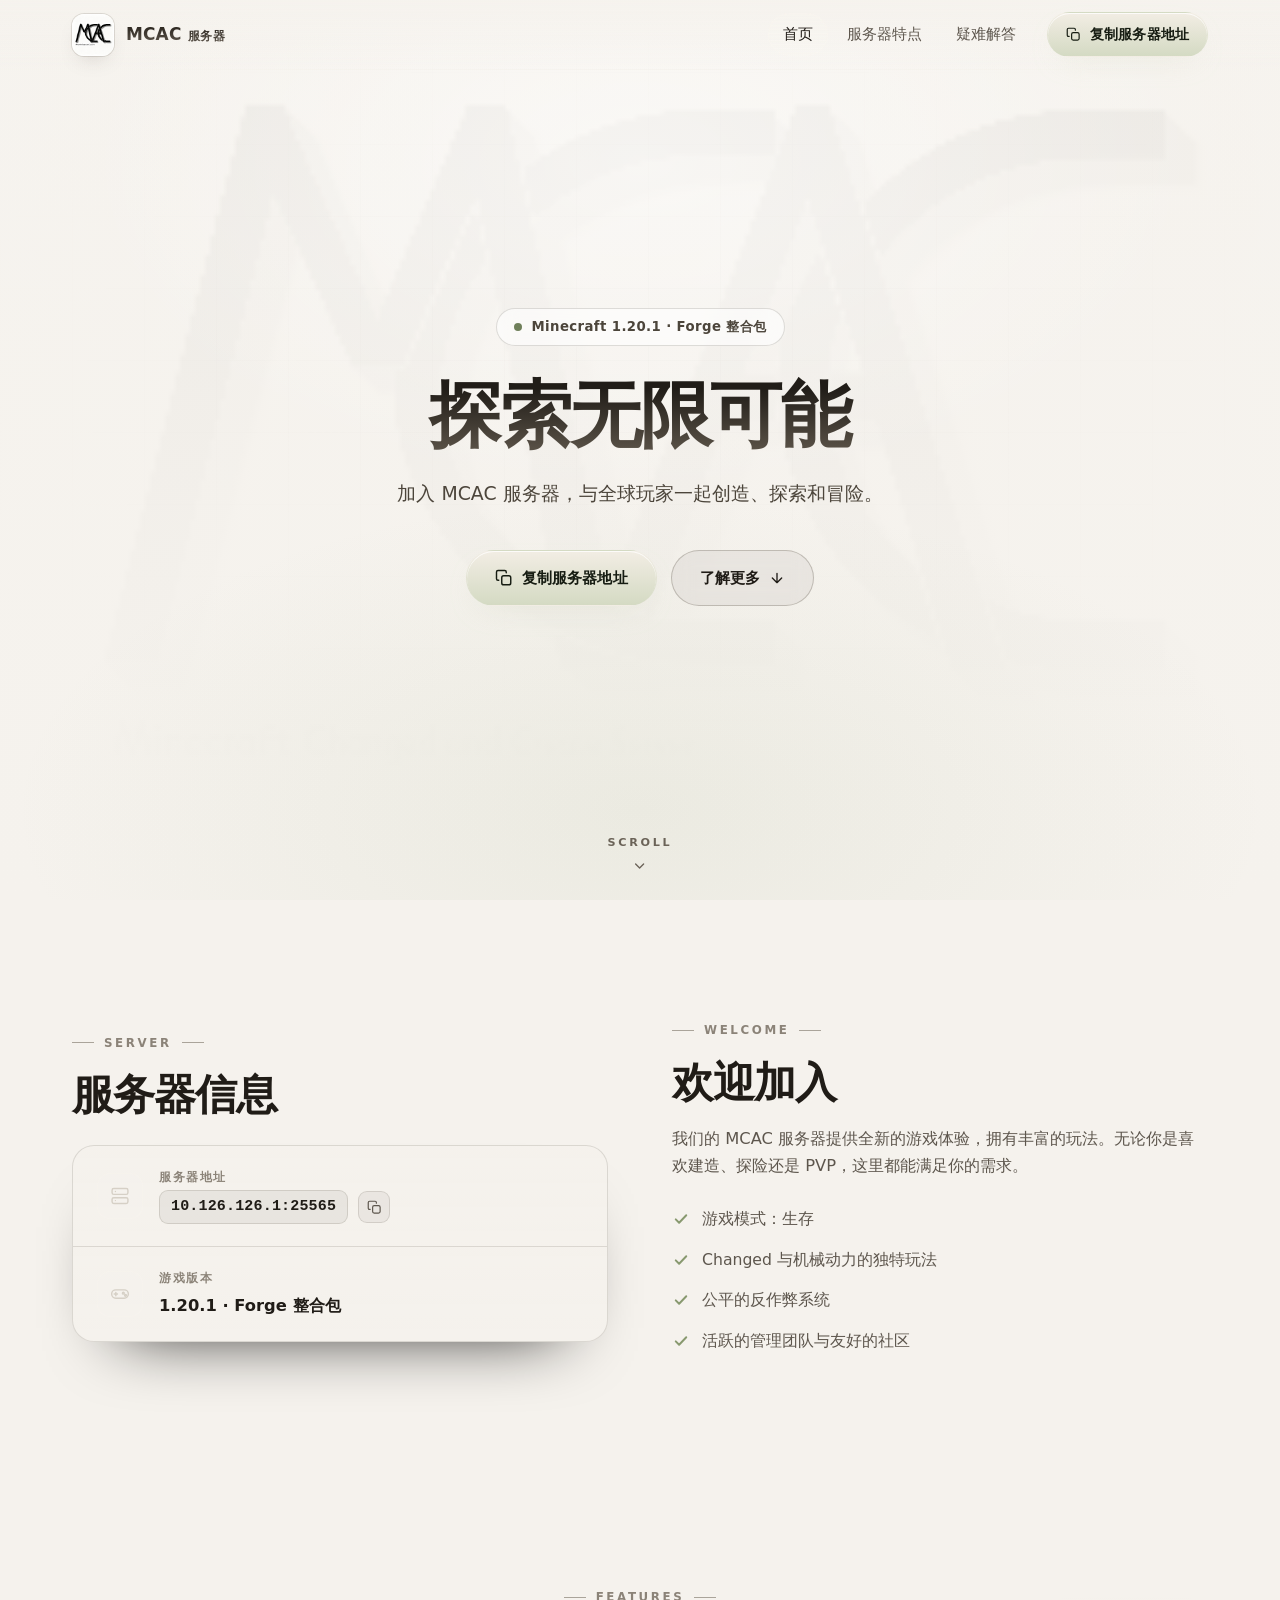
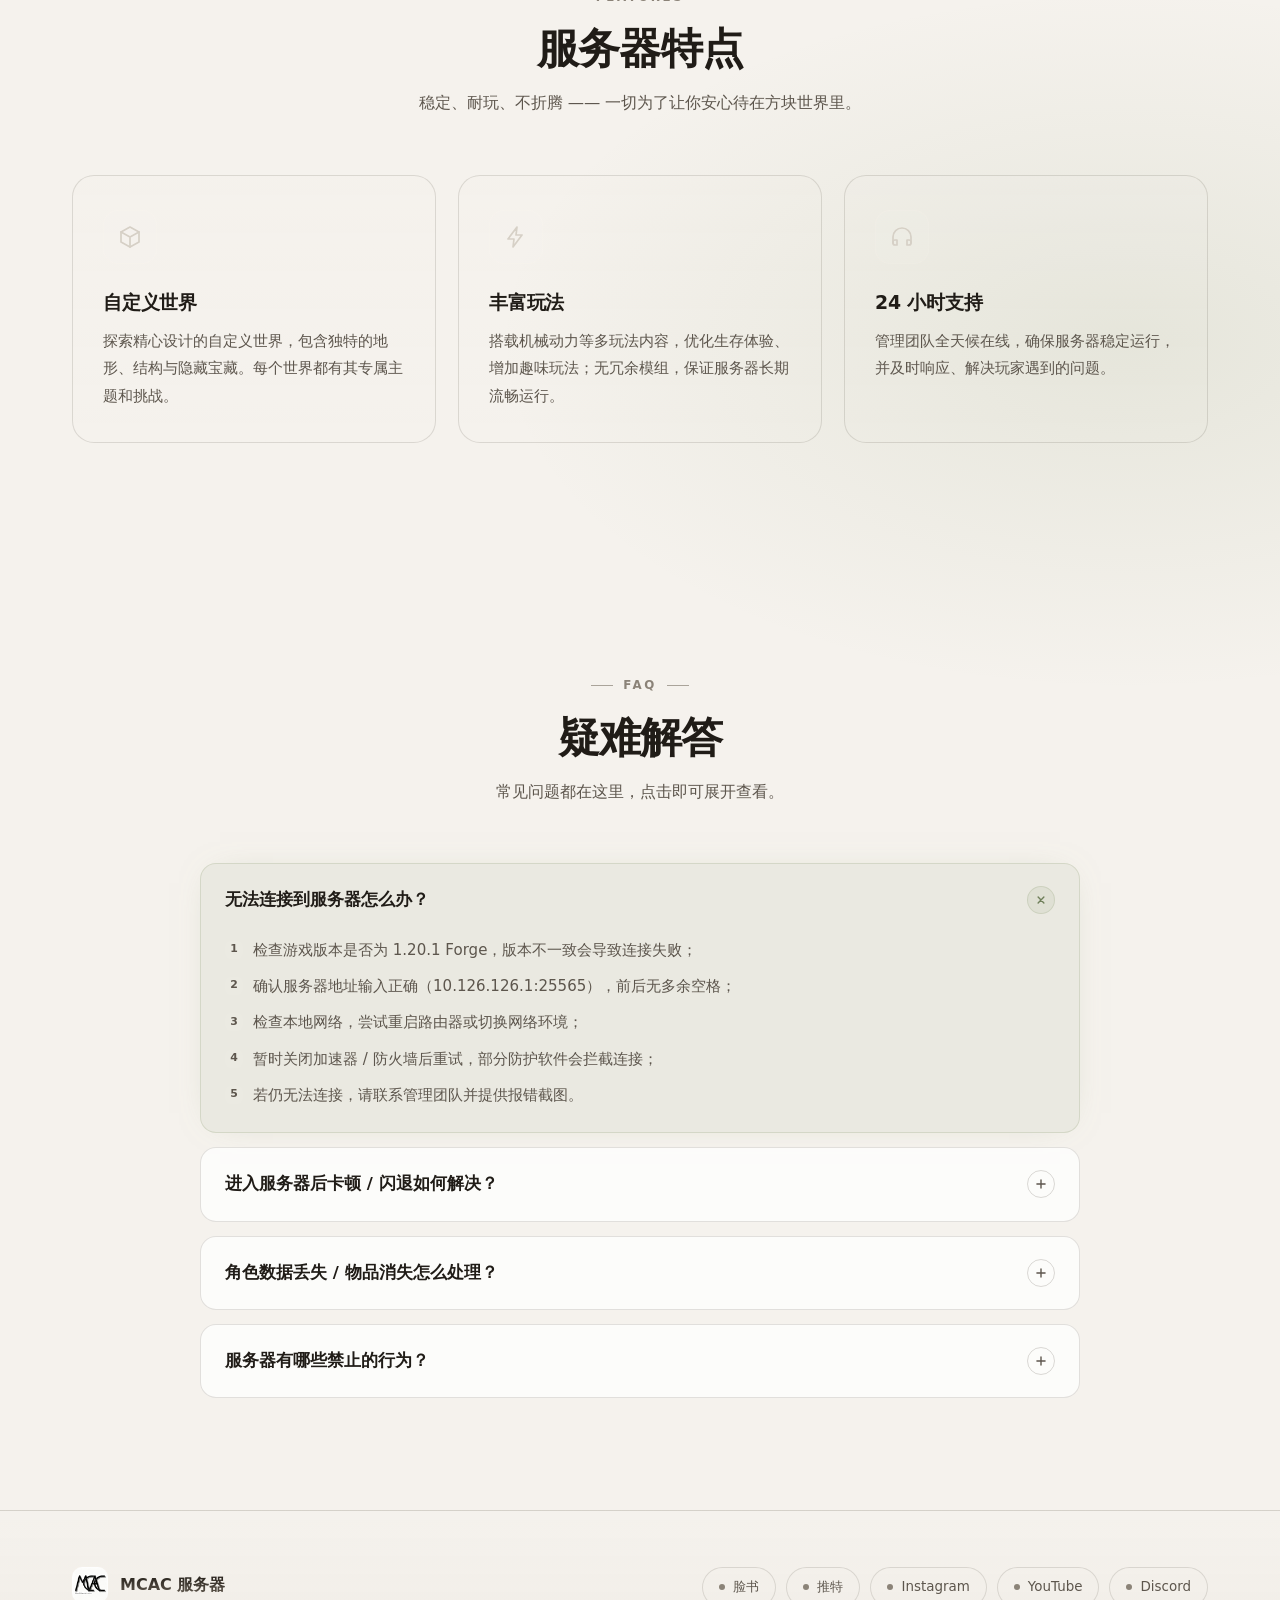
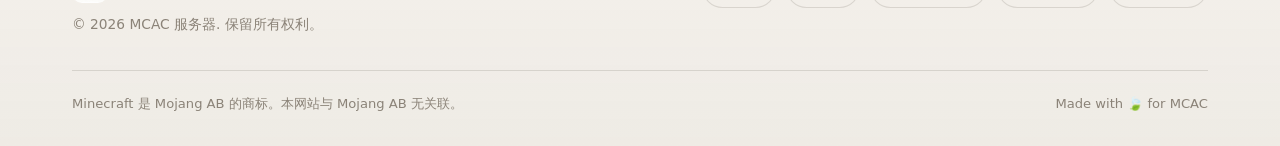
<file: site1.html>
<!DOCTYPE html>
<html lang="zh-CN">
<head>
<script>
(function () {
  var KEY = 'win11nav-theme-v21';
  function apply(mode) { document.documentElement.setAttribute('data-theme', mode === 'dark' ? 'dark' : 'light'); }
  try {
    var saved = localStorage.getItem(KEY);
    apply(saved || (window.matchMedia('(prefers-color-scheme: dark)').matches ? 'dark' : 'light'));
  } catch (e) { apply('dark'); }
  window.addEventListener('storage', function (e) {
    if (e.key === KEY && e.newValue) apply(e.newValue);
  });
})();
</script>

<meta charset="UTF-8">
<meta name="viewport" content="width=device-width, initial-scale=1">
<meta name="theme-color" content="#121110">
<title>MCAC 服务器 · 探索无限可能</title>
<meta name="description" content="MCAC 服务器 —— Minecraft 1.20.1 Forge 整合包，生存玩法、Changed 与机械动力的独特体验，24 小时在线管理团队。服务器地址 10.126.126.1:25565">
<link rel="icon" type="image/png" href="./site1.png">
<style>
/* ============================================================
   设计令牌（暖灰底 + 苔藓绿点缀，告别冷白灰）
   ============================================================ */
:root{
  /* 点缀色：低饱和苔藓 / 橄榄，温暖不刺眼 */
  --accent:#a3b18a;
  --accent-dim:#7f8f6a;
  --accent-deep:#5c6b4a;

  /* 背景 / 表面（带极淡暖棕调的深灰，不是冷蓝灰） */
  --bg:#121110;
  --bg-soft:#161412;
  --surface:rgba(255,248,240,.04);
  --surface-2:rgba(255,248,240,.015);

  --border:rgba(255,244,232,.08);
  --border-strong:rgba(255,244,232,.15);

  /* 文字：暖白层级，不是纯白 */
  --text:#e6e0d8;
  --text-dim:#a29c92;
  --text-mute:#746e65;

  --radius-lg:22px;
  --radius-md:16px;

  --max-w:1180px;
  --nav-h:70px;

  --ease:cubic-bezier(.2,.8,.3,1);
}

/* ============================================================
   基础
   ============================================================ */
*,*::before,*::after{box-sizing:border-box}
html{
  scroll-behavior:smooth;
  scroll-padding-top:90px;
  -webkit-text-size-adjust:100%;
}
body{
  margin:0;
  font-family:"Inter","PingFang SC","HarmonyOS Sans SC","Hiragino Sans GB","Microsoft YaHei",system-ui,-apple-system,"Segoe UI",sans-serif;
  font-size:16px;
  line-height:1.7;
  color:var(--text);
  background:
    radial-gradient(1200px 600px at 50% -10%, rgba(255,244,228,.045), transparent 65%),
    radial-gradient(900px 500px at 88% 58%, rgba(163,177,138,.05), transparent 70%),
    var(--bg);
  -webkit-font-smoothing:antialiased;
  -moz-osx-font-smoothing:grayscale;
  overflow-x:hidden;
}
img{max-width:100%;display:block;border:0}
a{color:inherit;text-decoration:none}
button{font:inherit;color:inherit}
::selection{background:rgba(163,177,138,.35);color:#fff}
:focus-visible{outline:2px solid rgba(163,177,138,.7);outline-offset:3px;border-radius:8px}

::-webkit-scrollbar{width:10px;height:10px}
::-webkit-scrollbar-track{background:#0b0a09}
::-webkit-scrollbar-thumb{background:#26221e;border-radius:8px;border:2px solid #0b0a09}
::-webkit-scrollbar-thumb:hover{background:#38322c}

.container{width:100%;max-width:var(--max-w);margin:0 auto;padding:0 22px}

/* 暖白渐变文字（白 → 浅暖灰，避免死白） */
.grad-text{
  color:var(--text);
  background:linear-gradient(180deg,#f7f2ea 16%,#c9c1b5 100%);
  -webkit-background-clip:text;
  background-clip:text;
  -webkit-text-fill-color:transparent;
}

/* ============================================================
   按钮
   ============================================================ */
.btn{
  display:inline-flex;
  align-items:center;
  justify-content:center;
  gap:9px;
  padding:14px 28px;
  border-radius:999px;
  border:1px solid transparent;
  font-size:.96rem;
  font-weight:700;
  letter-spacing:.01em;
  cursor:pointer;
  white-space:nowrap;
  transition:transform .28s var(--ease), box-shadow .28s var(--ease),
             background .25s ease, border-color .25s ease, color .25s ease;
}
.btn svg{flex:0 0 auto}
.btn-sm{padding:10px 18px;font-size:.86rem}
.btn-sm svg{width:15px;height:15px}

/* 主按钮：暖白 → 浅苔藓渐变，不再是冷金属白 */
.btn-primary{
  color:#161c12;
  background:linear-gradient(180deg,#f2ede4 0%,#d4dac3 100%);
  box-shadow:
    0 12px 30px -14px rgba(212,218,195,.4),
    inset 0 1px 0 rgba(255,255,255,.8);
}
.btn-primary:hover{
  transform:translateY(-3px);
  box-shadow:
    0 20px 42px -16px rgba(212,218,195,.5),
    inset 0 1px 0 #fff;
}
.btn-primary:active{transform:translateY(-1px)}

/* 幽灵按钮 */
.btn-ghost{
  color:var(--text);
  background:rgba(255,248,240,.05);
  border-color:var(--border-strong);
  -webkit-backdrop-filter:blur(10px);
  backdrop-filter:blur(10px);
}
.btn-ghost:hover{
  transform:translateY(-3px);
  background:rgba(255,248,240,.09);
  border-color:rgba(255,244,232,.28);
}
.btn-ghost:active{transform:translateY(-1px)}

/* 小图标按钮 */
.icon-btn{
  display:inline-grid;
  place-items:center;
  width:32px;height:32px;
  padding:0;
  border-radius:9px;
  border:1px solid var(--border);
  background:rgba(255,248,240,.05);
  color:var(--text-dim);
  cursor:pointer;
  transition:color .25s, border-color .25s, background .25s, transform .2s;
}
.icon-btn:hover{
  color:var(--text);
  border-color:var(--border-strong);
  background:rgba(255,248,240,.1);
}
.icon-btn:active{transform:scale(.92)}

/* ============================================================
   导航
   ============================================================ */
.nav{
  position:fixed;
  top:0;left:0;right:0;
  z-index:100;
  border-bottom:1px solid transparent;
  background:linear-gradient(180deg,rgba(10,9,8,.8),rgba(10,9,8,0));
  transition:background .35s ease, border-color .35s ease,
             box-shadow .35s ease, backdrop-filter .35s ease;
}
.nav.scrolled{
  background:rgba(18,17,16,.88);
  -webkit-backdrop-filter:blur(18px) saturate(150%);
  backdrop-filter:blur(18px) saturate(150%);
  border-bottom-color:var(--border);
  box-shadow:0 20px 44px -34px #000;
}
.nav-inner{
  max-width:var(--max-w);
  margin:0 auto;
  padding:12px 22px;
  display:flex;
  align-items:center;
  gap:16px;
}

/* 阅读进度条（细线，苔藓渐变） */
.progress{
  position:absolute;
  left:0;bottom:0;
  height:2px;width:0;
  background:linear-gradient(90deg,var(--accent-deep),var(--accent) 55%,#ece6db);
  box-shadow:0 0 12px rgba(163,177,138,.5);
  pointer-events:none;
}

.brand{
  display:flex;
  align-items:center;
  gap:12px;
  margin-right:auto;
  flex-shrink:0;
}
.brand-logo{
  width:42px;height:42px;
  border-radius:12px;
  object-fit:cover;
  box-shadow:0 0 0 1px rgba(255,244,232,.12),
             0 10px 22px -12px rgba(0,0,0,.9);
  transition:transform .4s var(--ease);
}
.brand:hover .brand-logo{transform:rotate(-7deg) scale(1.06)}
.brand-name{
  font-weight:800;
  font-size:1.06rem;
  letter-spacing:.01em;
  white-space:nowrap;
}
.brand-name small{
  font-size:.72rem;
  font-weight:600;
  color:var(--text-dim);
  margin-left:6px;
  letter-spacing:.06em;
}

.nav-links{display:flex;align-items:center;gap:4px}
.nav-link{
  padding:9px 15px;
  border-radius:999px;
  font-size:.93rem;
  font-weight:500;
  color:var(--text-dim);
  transition:color .25s, background .25s, box-shadow .25s;
}
.nav-link:hover{color:var(--text);background:rgba(255,248,240,.06)}
.nav-link.active{
  color:var(--text);
  background:rgba(255,248,240,.08);
  box-shadow:inset 0 0 0 1px rgba(255,244,232,.11);
}

/* 汉堡按钮 */
.hamburger{
  display:none;
  position:relative;
  width:44px;height:44px;
  padding:0;
  flex-shrink:0;
  border-radius:12px;
  border:1px solid var(--border);
  background:rgba(255,248,240,.05);
  cursor:pointer;
}
.hamburger span{
  position:absolute;
  left:50%;
  width:18px;height:2px;
  border-radius:2px;
  background:var(--text);
  transform:translateX(-50%);
  transition:top .3s var(--ease), transform .3s var(--ease), opacity .2s ease;
}
.hamburger span:nth-child(1){top:15px}
.hamburger span:nth-child(2){top:21px}
.hamburger span:nth-child(3){top:27px}
.hamburger.open span:nth-child(1){top:21px;transform:translateX(-50%) rotate(45deg)}
.hamburger.open span:nth-child(2){opacity:0}
.hamburger.open span:nth-child(3){top:21px;transform:translateX(-50%) rotate(-45deg)}

/* 移动端抽屉 */
.mobile-menu{
  display:grid;
  grid-template-rows:0fr;
  background:rgba(18,17,16,.97);
  -webkit-backdrop-filter:blur(18px);
  backdrop-filter:blur(18px);
  border-bottom:1px solid transparent;
  transition:grid-template-rows .38s var(--ease), border-color .3s ease;
}
.mobile-menu.open{
  grid-template-rows:1fr;
  border-bottom-color:var(--border);
}
.mobile-menu-inner{
  overflow:hidden;
  padding:0 22px;
  display:flex;
  flex-direction:column;
  gap:4px;
}
.mobile-menu.open .mobile-menu-inner{padding-bottom:20px}
.m-link{
  padding:14px 12px;
  border-radius:12px;
  font-weight:600;
  color:var(--text-dim);
  transition:color .25s, background .25s;
}
.m-link:hover,.m-link:active{color:var(--text);background:rgba(255,248,240,.06)}
.mobile-menu-inner .btn{margin-top:10px;width:100%}

/* ============================================================
   Hero
   ============================================================ */
.hero{
  position:relative;
  min-height:100svh;
  display:flex;
  align-items:center;
  justify-content:center;
  padding:calc(var(--nav-h) + 64px) 22px 120px;
  text-align:center;
  overflow:hidden;
  isolation:isolate;
  background:#121110 url('./site1.png') center/cover no-repeat;
}
/* 网格层（暖白，克制） */
.hero::before{
  content:"";
  position:absolute;
  inset:0;
  z-index:0;
  background-image:
    linear-gradient(rgba(255,244,232,.045) 1px,transparent 1px),
    linear-gradient(90deg,rgba(255,244,232,.045) 1px,transparent 1px);
  background-size:72px 72px;
  -webkit-mask-image:radial-gradient(ellipse 72% 62% at 50% 42%,#000 8%,transparent 76%);
  mask-image:radial-gradient(ellipse 72% 62% at 50% 42%,#000 8%,transparent 76%);
  pointer-events:none;
}
/* 渐变遮罩 —— 暖调压制原图绿色，不是冷灰 */
.hero::after{
  content:"";
  position:absolute;
  inset:0;
  z-index:0;
  background:
    radial-gradient(62% 52% at 50% 18%,rgba(255,244,232,.06),transparent 72%),
    radial-gradient(70% 50% at 50% 90%,rgba(163,177,138,.05),transparent 70%),
    linear-gradient(180deg,
      rgba(8,7,6,.64) 0%,
      rgba(8,7,6,.78) 42%,
      rgba(18,17,16,.95) 86%,
      #121110 100%);
  pointer-events:none;
}
.hero-inner{
  position:relative;
  z-index:1;
  width:100%;
  max-width:880px;
}

.badge{
  display:inline-flex;
  align-items:center;
  gap:10px;
  padding:7px 17px;
  margin-bottom:30px;
  border-radius:999px;
  border:1px solid rgba(255,244,232,.14);
  background:rgba(255,248,240,.05);
  -webkit-backdrop-filter:blur(10px);
  backdrop-filter:blur(10px);
  font-size:.83rem;
  font-weight:600;
  letter-spacing:.03em;
  color:#d6d0c6;
}
.badge .dot{
  width:8px;height:8px;
  border-radius:50%;
  background:var(--accent);
  box-shadow:0 0 0 0 rgba(163,177,138,.7);
  animation:pulse 2.2s infinite;
}
@keyframes pulse{
  70%{box-shadow:0 0 0 10px rgba(163,177,138,0)}
  100%{box-shadow:0 0 0 0 rgba(163,177,138,0)}
}

.hero h1{
  margin:0 0 22px;
  font-size:clamp(2.5rem,7vw,4.5rem);
  font-weight:800;
  line-height:1.1;
  letter-spacing:-.025em;
  filter:drop-shadow(0 8px 30px rgba(0,0,0,.55));
}
.hero-sub{
  max-width:620px;
  margin:0 auto 40px;
  font-size:clamp(1rem,2.2vw,1.18rem);
  line-height:1.75;
  color:#c8c2b8;
  text-shadow:0 2px 16px rgba(0,0,0,.65);
}
.hero-actions{
  display:flex;
  flex-wrap:wrap;
  gap:14px;
  justify-content:center;
}

.scroll-cue{
  position:absolute;
  left:50%;
  bottom:26px;
  z-index:1;
  transform:translateX(-50%);
  display:flex;
  flex-direction:column;
  align-items:center;
  gap:6px;
  font-size:.7rem;
  font-weight:600;
  letter-spacing:.24em;
  text-transform:uppercase;
  color:rgba(230,224,216,.4);
  transition:color .3s ease;
}
.scroll-cue:hover{color:var(--text)}
.scroll-cue svg{animation:bob 2.2s ease-in-out infinite}
@keyframes bob{
  0%,100%{transform:translateY(0);opacity:.55}
  50%{transform:translateY(6px);opacity:1}
}

/* ============================================================
   通用区块
   ============================================================ */
.section{
  position:relative;
  padding:clamp(64px,9vw,112px) 0;
}
.section-head{
  max-width:680px;
  margin:0 auto clamp(38px,5vw,58px);
  text-align:center;
}
.eyebrow{
  display:inline-flex;
  align-items:center;
  gap:10px;
  margin-bottom:16px;
  font-size:.74rem;
  font-weight:700;
  letter-spacing:.22em;
  text-transform:uppercase;
  color:var(--text-mute);
}
.eyebrow::before,
.eyebrow::after{
  content:"";
  width:22px;height:1px;
  background:var(--text-mute);
  opacity:.7;
}
.section-title{
  margin:0 0 14px;
  font-size:clamp(1.75rem,4vw,2.6rem);
  font-weight:800;
  line-height:1.25;
  letter-spacing:-.022em;
}
.section-sub{
  margin:0;
  font-size:1.02rem;
  color:var(--text-dim);
}

/* 滚动出现动画 */
[data-reveal]{
  opacity:0;
  transform:translateY(26px);
  transition:opacity .75s var(--ease), transform .75s var(--ease);
  transition-delay:var(--reveal-delay,0ms);
}
[data-reveal].is-visible{
  opacity:1;
  transform:none;
}

/* ============================================================
   服务器信息
   ============================================================ */
.info-grid{
  display:grid;
  grid-template-columns:1fr 1fr;
  gap:clamp(34px,5vw,64px);
  align-items:center;
}
.info-card{
  margin-top:4px;
  border:1px solid var(--border);
  border-radius:var(--radius-lg);
  background:linear-gradient(180deg,rgba(255,248,240,.045),rgba(255,248,240,.01));
  box-shadow:0 34px 70px -48px #000;
  overflow:hidden;
}
.info-row{
  display:flex;
  align-items:center;
  gap:16px;
  padding:22px 24px;
}
.info-row + .info-row{border-top:1px solid var(--border)}
.info-icon{
  flex:0 0 46px;
  width:46px;height:46px;
  display:grid;
  place-items:center;
  border-radius:13px;
  border:1px solid rgba(255,244,232,.1);
  background:rgba(255,248,240,.05);
  color:#d6d0c6;
  transition:border-color .3s ease, background .3s ease, color .3s ease, box-shadow .3s ease;
}
.info-row:hover .info-icon{
  border-color:rgba(163,177,138,.34);
  background:rgba(163,177,138,.1);
  color:var(--accent);
  box-shadow:0 0 24px -10px rgba(163,177,138,.55);
}
.info-body{min-width:0;flex:1}
.info-label{
  display:block;
  margin-bottom:3px;
  font-size:.72rem;
  font-weight:700;
  letter-spacing:.14em;
  text-transform:uppercase;
  color:var(--text-mute);
}
.info-value{
  display:flex;
  align-items:center;
  gap:10px;
  flex-wrap:wrap;
  font-size:1.02rem;
  font-weight:600;
}
.info-value code{
  padding:3px 11px;
  border-radius:9px;
  border:1px solid var(--border);
  background:rgba(0,0,0,.38);
  font-family:ui-monospace,SFMono-Regular,Menlo,Consolas,monospace;
  font-size:.94rem;
  letter-spacing:.01em;
  color:#d8d2c8;
}

.info-copy .section-title{margin-bottom:16px}
.info-copy > p{
  margin:0 0 26px;
  font-size:1.02rem;
  color:var(--text-dim);
}
.check-list{
  list-style:none;
  margin:0;
  padding:0;
  display:flex;
  flex-direction:column;
  gap:14px;
}
.check-list li{
  display:flex;
  align-items:flex-start;
  gap:12px;
  color:var(--text-dim);
  font-size:.98rem;
}
.check-list svg{
  flex:0 0 auto;
  margin-top:4px;
  color:var(--accent-dim);
}

/* ============================================================
   特点卡片
   ============================================================ */
.feature-grid{
  display:grid;
  grid-template-columns:repeat(auto-fit,minmax(288px,1fr));
  gap:22px;
}
.card{
  position:relative;
  padding:34px 30px 32px;
  border-radius:var(--radius-lg);
  border:1px solid var(--border);
  background:linear-gradient(180deg,rgba(255,248,240,.04),rgba(255,248,240,.01));
  overflow:hidden;
  transition:transform .4s var(--ease), border-color .4s ease, box-shadow .4s ease;
}
.card::before{
  content:"";
  position:absolute;
  inset:0;
  border-radius:inherit;
  pointer-events:none;
  background:radial-gradient(420px circle at var(--mx,50%) var(--my,0%),
              rgba(255,244,232,.08),transparent 62%);
  opacity:0;
  transition:opacity .45s ease;
}
.card:hover{
  transform:translateY(-7px);
  border-color:rgba(255,244,232,.19);
  box-shadow:0 34px 60px -38px #000, 0 0 0 1px rgba(255,244,232,.035);
}
.card:hover::before{opacity:1}

.card-icon{
  width:54px;height:54px;
  display:grid;
  place-items:center;
  margin-bottom:22px;
  border-radius:15px;
  border:1px solid rgba(255,244,232,.1);
  background:rgba(255,248,240,.05);
  color:#d6d0c6;
  transition:background .4s ease, border-color .4s ease,
             box-shadow .4s ease, transform .4s var(--ease), color .4s ease;
}
.card:hover .card-icon{
  transform:translateY(-3px);
  background:rgba(163,177,138,.12);
  border-color:rgba(163,177,138,.34);
  color:var(--accent);
  box-shadow:0 0 30px -8px rgba(163,177,138,.5);
}
.card h3{
  margin:0 0 10px;
  font-size:1.18rem;
  font-weight:700;
  letter-spacing:-.01em;
}
.card p{
  margin:0;
  font-size:.95rem;
  line-height:1.8;
  color:var(--text-dim);
}

/* ============================================================
   FAQ
   ============================================================ */
.faq{
  max-width:880px;
  margin:0 auto;
  display:flex;
  flex-direction:column;
  gap:14px;
}
.faq-item{
  border:1px solid var(--border);
  border-radius:var(--radius-md);
  background:rgba(255,248,240,.025);
  overflow:hidden;
  transition:border-color .35s ease, background .35s ease, box-shadow .35s ease;
}
.faq-item:hover{border-color:rgba(255,244,232,.15)}
.faq-item.open{
  border-color:rgba(163,177,138,.3);
  background:rgba(163,177,138,.045);
  box-shadow:0 0 34px -20px rgba(163,177,138,.6);
}
.faq-q{
  width:100%;
  display:flex;
  align-items:center;
  justify-content:space-between;
  gap:20px;
  padding:22px 24px;
  border:0;
  background:none;
  text-align:left;
  font-size:1.04rem;
  font-weight:600;
  color:var(--text);
  cursor:pointer;
  transition:color .25s ease;
}
.faq-q:hover{color:#f7f2ea}
.faq-item.open .faq-q{color:#f7f2ea}

.faq-icon{
  flex:0 0 auto;
  width:28px;height:28px;
  display:grid;
  place-items:center;
  border-radius:50%;
  border:1px solid rgba(255,244,232,.15);
  color:var(--text-dim);
  transition:transform .4s var(--ease), background .35s ease,
             color .35s ease, border-color .35s ease;
}
.faq-item.open .faq-icon{
  transform:rotate(135deg);
  background:rgba(163,177,138,.15);
  color:var(--accent);
  border-color:rgba(163,177,138,.3);
}

/* 答案：grid 0fr → 1fr */
.faq-a{
  display:grid;
  grid-template-rows:0fr;
  transition:grid-template-rows .42s var(--ease);
}
.faq-item.open .faq-a{grid-template-rows:1fr}
.faq-a > div{overflow:hidden}

.faq-list{
  margin:0;
  padding:0 24px 24px;
  list-style:none;
  counter-reset:faq;
  display:flex;
  flex-direction:column;
  gap:10px;
}
.faq-list li{
  position:relative;
  padding-left:28px;
  font-size:.94rem;
  line-height:1.75;
  color:var(--text-dim);
  counter-increment:faq;
}
.faq-list li::before{
  content:counter(faq);
  position:absolute;
  left:0;top:4px;
  width:18px;height:18px;
  display:grid;
  place-items:center;
  border-radius:6px;
  background:rgba(255,244,232,.06);
  color:var(--text-dim);
  font-size:.68rem;
  font-weight:700;
  line-height:1;
}

/* ============================================================
   页脚
   ============================================================ */
.footer{
  border-top:1px solid var(--border);
  background:linear-gradient(180deg,rgba(18,17,16,0),rgba(255,248,240,.018));
  padding:56px 0 30px;
}
.footer-top{
  display:flex;
  justify-content:space-between;
  align-items:flex-start;
  gap:32px;
  flex-wrap:wrap;
}
.footer-brand{
  display:flex;
  align-items:center;
  gap:12px;
  margin-bottom:10px;
}
.footer-brand img{
  width:36px;height:36px;
  border-radius:10px;
  object-fit:cover;
  box-shadow:0 0 0 1px rgba(255,244,232,.1);
}
.footer-brand span{font-weight:800;font-size:1rem}
.footer-note{
  margin:0;
  font-size:.86rem;
  color:var(--text-mute);
}

.socials{display:flex;flex-wrap:wrap;gap:10px}
.social{
  display:inline-flex;
  align-items:center;
  gap:8px;
  padding:8px 16px;
  border-radius:999px;
  border:1px solid var(--border);
  background:rgba(255,248,240,.025);
  font-size:.84rem;
  color:var(--text-dim);
  transition:color .25s, border-color .25s, background .25s, transform .25s var(--ease);
}
.social::before{
  content:"";
  width:6px;height:6px;
  border-radius:50%;
  background:var(--text-mute);
  transition:background .25s, box-shadow .25s;
}
.social:hover{
  transform:translateY(-2px);
  color:var(--text);
  border-color:rgba(255,244,232,.25);
  background:rgba(255,248,240,.06);
}
.social:hover::before{
  background:var(--accent);
  box-shadow:0 0 10px var(--accent);
}

.footer-bottom{
  margin-top:34px;
  padding-top:22px;
  border-top:1px solid var(--border);
  display:flex;
  justify-content:space-between;
  align-items:center;
  gap:14px;
  flex-wrap:wrap;
  font-size:.82rem;
  color:var(--text-mute);
}

/* ============================================================
   Toast
   ============================================================ */
.toast{
  position:fixed;
  left:50%;
  bottom:34px;
  z-index:200;
  display:flex;
  align-items:center;
  gap:10px;
  padding:13px 24px;
  border-radius:999px;
  border:1px solid rgba(163,177,138,.3);
  background:rgba(22,20,18,.97);
  -webkit-backdrop-filter:blur(14px);
  backdrop-filter:blur(14px);
  color:var(--text);
  font-size:.9rem;
  font-weight:600;
  white-space:nowrap;
  box-shadow:0 24px 48px -22px #000, 0 0 34px -18px rgba(163,177,138,.6);
  opacity:0;
  pointer-events:none;
  transform:translate(-50%,22px);
  transition:opacity .3s ease, transform .38s var(--ease);
  max-width:calc(100vw - 40px);
  overflow:hidden;
  text-overflow:ellipsis;
}
.toast.show{opacity:1;transform:translate(-50%,0)}
.toast svg{color:var(--accent);flex:0 0 auto}

/* ============================================================
   响应式
   ============================================================ */
@media (max-width:900px){
  .info-grid{grid-template-columns:1fr;gap:38px}
}

@media (max-width:860px){
  .nav-links{display:none}
  .nav-cta{display:none}
  .hamburger{display:block}
  .brand-logo{width:38px;height:38px}
  .hero{padding-top:calc(var(--nav-h) + 48px);padding-bottom:110px}
  .hero-actions .btn{width:100%;max-width:320px}
  .faq-q{padding:18px 18px;font-size:.98rem;gap:14px}
  .faq-list{padding:0 18px 20px}
  .card{padding:28px 24px 26px}
  .info-row{padding:18px}
  .info-icon{flex-basis:42px;width:42px;height:42px;border-radius:12px}
}

@media (min-width:861px){
  .mobile-menu{display:none}
}

@media (max-width:480px){
  .brand-name small{display:none}
  .footer-bottom{justify-content:flex-start}
  .toast{bottom:22px;font-size:.84rem;padding:12px 18px}
}

/* ============================================================
   无障碍：减少动效
   ============================================================ */
@media (prefers-reduced-motion: reduce){
  html{scroll-behavior:auto}
  *,*::before,*::after{
    animation-duration:.001ms !important;
    animation-iteration-count:1 !important;
    transition-duration:.001ms !important;
  }
  [data-reveal]{opacity:1;transform:none}
}
</style>
<style id="page-theme">
html[data-theme="light"]{
  color-scheme: light;
  --accent:#6f7f5a; --accent-dim:#88996f; --accent-deep:#5c6b4a;
  --bg:#f5f2ed; --bg-soft:#efeae3;
  --surface:rgba(40,32,24,.045); --surface-2:rgba(40,32,24,.02);
  --border:rgba(60,50,40,.14); --border-strong:rgba(60,50,40,.24);
  --text:#201c17; --text-dim:#5d564d; --text-mute:#8b8378;
}
html[data-theme="light"] body{
  background:
    radial-gradient(1200px 600px at 50% -10%, rgba(120,100,70,.10), transparent 65%),
    radial-gradient(900px 500px at 88% 58%, rgba(120,140,90,.12), transparent 70%),
    var(--bg);
}
html[data-theme="light"] .grad-text{ background-image:linear-gradient(180deg,#26211b 16%,#6d6459 100%); }
html[data-theme="light"] ::selection{ background:rgba(120,140,90,.25); color:#1a1712; }
html[data-theme="light"] ::-webkit-scrollbar-track{ background:#e9e4dc; }
html[data-theme="light"] ::-webkit-scrollbar-thumb{ background:#c9c1b4; border-color:#e9e4dc; }
</style>
<style id="page-theme-full">
html[data-theme="light"] .nav{background:linear-gradient(180deg,rgba(245,242,237,.94),rgba(245,242,237,0))}
html[data-theme="light"] .nav.scrolled{background:rgba(245,242,237,.92);box-shadow:0 20px 44px -34px rgba(60,50,40,.35)}
html[data-theme="light"] .mobile-menu{background:rgba(245,242,237,.97)}
html[data-theme="light"] .footer{background:linear-gradient(180deg,rgba(245,242,237,0),rgba(120,100,70,.05))}
html[data-theme="light"] .hero{
  background-color:#f5f2ed;
  background-image:linear-gradient(rgba(247,244,239,.90),rgba(247,244,239,.96)),url('./site1.png');
}
html[data-theme="light"] .hero::before{
  background-image:linear-gradient(rgba(60,50,40,.06) 1px,transparent 1px),linear-gradient(90deg,rgba(60,50,40,.06) 1px,transparent 1px);
}
html[data-theme="light"] .hero::after{
  background:
    radial-gradient(62% 52% at 50% 18%,rgba(255,255,255,.45),transparent 72%),
    radial-gradient(70% 50% at 50% 90%,rgba(163,177,138,.12),transparent 70%),
    linear-gradient(180deg,rgba(245,242,237,.55) 0%,rgba(245,242,237,.80) 55%,#f5f2ed 100%);
}
html[data-theme="light"] .hero h1{filter:none}
html[data-theme="light"] .hero .grad-text{background-image:linear-gradient(180deg,#211d18 16%,#5d554a 100%)}
html[data-theme="light"] .hero-sub{color:#4c453b;text-shadow:none}
html[data-theme="light"] .badge{color:#4c453b;background:rgba(255,255,255,.60);border-color:rgba(60,50,40,.16)}
html[data-theme="light"] .scroll-cue{color:#6b6358}
html[data-theme="light"] .btn-ghost{background:rgba(40,32,24,.05)}
html[data-theme="light"] .btn-ghost:hover{background:rgba(40,32,24,.10);border-color:rgba(60,50,40,.30)}
html[data-theme="light"] .icon-btn{background:rgba(40,32,24,.05)}
html[data-theme="light"] .icon-btn:hover{background:rgba(40,32,24,.10)}
html[data-theme="light"] .brand-logo{box-shadow:0 0 0 1px rgba(60,50,40,.14),0 10px 22px -12px rgba(60,50,40,.35)}
html[data-theme="light"] .faq-item{background:rgba(255,255,255,.72)}
html[data-theme="light"] .faq-item:hover{border-color:rgba(60,50,40,.24)}
html[data-theme="light"] .faq-item.open{background:rgba(111,127,90,.08)}
html[data-theme="light"] .faq-q:hover,
html[data-theme="light"] .faq-item.open .faq-q{color:#201c17}
html[data-theme="light"] .faq-icon{border-color:rgba(60,50,40,.18)}
html[data-theme="light"] .info-value code{background:rgba(40,32,24,.06);border-color:var(--border);color:#201c17}
html[data-theme="light"] .toast{background:rgba(40,32,24,.96);color:#f7f2ea}
</style>
</head>
<body>

<!-- ================= 导航 ================= -->
<header class="nav" id="nav">
  <div class="nav-inner">
    <a href="#home" class="brand" aria-label="MCAC 服务器首页">
      <img src="./site1.png" alt="MCAC 服务器 Logo" class="brand-logo" onerror="this.style.display='none'">
      <span class="brand-name grad-text">MCAC<small>服务器</small></span>
    </a>

    <nav class="nav-links" aria-label="主导航">
      <a href="#home" class="nav-link active">首页</a>
      <a href="#features" class="nav-link">服务器特点</a>
      <a href="#faq" class="nav-link">疑难解答</a>
    </nav>

    <button class="btn btn-primary btn-sm nav-cta" data-copy="10.126.126.1:25565">
      <svg viewBox="0 0 24 24" width="15" height="15" fill="none" stroke="currentColor"
           stroke-width="1.9" stroke-linecap="round" stroke-linejoin="round" aria-hidden="true">
        <rect x="9" y="9" width="12" height="12" rx="2.5"/>
        <path d="M5 15H4a2 2 0 0 1-2-2V4a2 2 0 0 1 2-2h9a2 2 0 0 1 2 2v1"/>
      </svg>
      复制服务器地址
    </button>

    <button class="hamburger" id="hamburger" aria-label="打开菜单"
            aria-expanded="false" aria-controls="mobileMenu">
      <span></span><span></span><span></span>
    </button>
  </div>

  <div class="mobile-menu" id="mobileMenu">
    <div class="mobile-menu-inner">
      <a href="#home" class="m-link">首页</a>
      <a href="#features" class="m-link">服务器特点</a>
      <a href="#faq" class="m-link">疑难解答</a>
      <button class="btn btn-primary" data-copy="10.126.126.1:25565">
        <svg viewBox="0 0 24 24" width="16" height="16" fill="none" stroke="currentColor"
             stroke-width="1.9" stroke-linecap="round" stroke-linejoin="round" aria-hidden="true">
          <rect x="9" y="9" width="12" height="12" rx="2.5"/>
          <path d="M5 15H4a2 2 0 0 1-2-2V4a2 2 0 0 1 2-2h9a2 2 0 0 1 2 2v1"/>
        </svg>
        <span class="btn-label">复制服务器地址</span>
      </button>
    </div>
  </div>

  <div class="progress" id="progress"></div>
</header>

<!-- ================= Hero ================= -->
<section class="hero" id="home">
  <div class="hero-inner">
    <span class="badge"><span class="dot"></span>Minecraft 1.20.1 · Forge 整合包</span>

    <h1 class="grad-text">探索无限可能</h1>

    <p class="hero-sub">加入 MCAC 服务器，与全球玩家一起创造、探索和冒险。</p>

    <div class="hero-actions">
      <button class="btn btn-primary" data-copy="10.126.126.1:25565">
        <svg viewBox="0 0 24 24" width="18" height="18" fill="none" stroke="currentColor"
             stroke-width="1.9" stroke-linecap="round" stroke-linejoin="round" aria-hidden="true">
          <rect x="9" y="9" width="12" height="12" rx="2.5"/>
          <path d="M5 15H4a2 2 0 0 1-2-2V4a2 2 0 0 1 2-2h9a2 2 0 0 1 2 2v1"/>
        </svg>
        <span class="btn-label">复制服务器地址</span>
      </button>

      <a href="#features" class="btn btn-ghost">
        了解更多
        <svg viewBox="0 0 24 24" width="16" height="16" fill="none" stroke="currentColor"
             stroke-width="2" stroke-linecap="round" stroke-linejoin="round" aria-hidden="true">
          <path d="M12 5v14M19 12l-7 7-7-7"/>
        </svg>
      </a>
    </div>
  </div>

  <a href="#features" class="scroll-cue" aria-label="向下滚动查看更多">
    <span>Scroll</span>
    <svg viewBox="0 0 24 24" width="16" height="16" fill="none" stroke="currentColor"
         stroke-width="2" stroke-linecap="round" stroke-linejoin="round" aria-hidden="true">
      <path d="M6 9l6 6 6-6"/>
    </svg>
  </a>
</section>

<!-- ================= 服务器信息 ================= -->
<section class="section" id="info">
  <div class="container">
    <div class="info-grid">

      <div data-reveal>
        <span class="eyebrow">Server</span>
        <h2 class="section-title" style="margin-bottom:24px;">服务器信息</h2>

        <div class="info-card">
          <div class="info-row">
            <div class="info-icon" aria-hidden="true">
              <svg viewBox="0 0 24 24" width="20" height="20" fill="none" stroke="currentColor"
                   stroke-width="1.7" stroke-linecap="round" stroke-linejoin="round">
                <rect x="2.5" y="3" width="19" height="7" rx="2"/>
                <rect x="2.5" y="14" width="19" height="7" rx="2"/>
                <path d="M6.5 6.5h.01M6.5 17.5h.01"/>
              </svg>
            </div>
            <div class="info-body">
              <span class="info-label">服务器地址</span>
              <span class="info-value">
                <code>10.126.126.1:25565</code>
                <button class="icon-btn" data-copy="10.126.126.1:25565"
                        aria-label="复制服务器地址" title="复制地址">
                  <svg viewBox="0 0 24 24" width="15" height="15" fill="none" stroke="currentColor"
                       stroke-width="1.9" stroke-linecap="round" stroke-linejoin="round" aria-hidden="true">
                    <rect x="9" y="9" width="12" height="12" rx="2.5"/>
                    <path d="M5 15H4a2 2 0 0 1-2-2V4a2 2 0 0 1 2-2h9a2 2 0 0 1 2 2v1"/>
                  </svg>
                </button>
              </span>
            </div>
          </div>

          <div class="info-row">
            <div class="info-icon" aria-hidden="true">
              <svg viewBox="0 0 24 24" width="20" height="20" fill="none" stroke="currentColor"
                   stroke-width="1.7" stroke-linecap="round" stroke-linejoin="round">
                <rect x="2" y="7" width="20" height="10" rx="5"/>
                <path d="M7 10v4M5 12h4"/>
                <circle cx="16" cy="11" r="1.1"/>
                <circle cx="18.6" cy="13.6" r="1.1"/>
              </svg>
            </div>
            <div class="info-body">
              <span class="info-label">游戏版本</span>
              <span class="info-value">1.20.1 · Forge 整合包</span>
            </div>
          </div>
        </div>
      </div>

      <div class="info-copy" data-reveal style="--reveal-delay:130ms">
        <span class="eyebrow">Welcome</span>
        <h2 class="section-title">欢迎加入</h2>
        <p>我们的 MCAC 服务器提供全新的游戏体验，拥有丰富的玩法。无论你是喜欢建造、探险还是 PVP，这里都能满足你的需求。</p>

        <ul class="check-list">
          <li>
            <svg viewBox="0 0 24 24" width="18" height="18" fill="none" stroke="currentColor"
                 stroke-width="2.6" stroke-linecap="round" stroke-linejoin="round" aria-hidden="true">
              <path d="m5 12.5 4.5 4.5L19 7"/>
            </svg>
            <span>游戏模式：生存</span>
          </li>
          <li>
            <svg viewBox="0 0 24 24" width="18" height="18" fill="none" stroke="currentColor"
                 stroke-width="2.6" stroke-linecap="round" stroke-linejoin="round" aria-hidden="true">
              <path d="m5 12.5 4.5 4.5L19 7"/>
            </svg>
            <span>Changed 与机械动力的独特玩法</span>
          </li>
          <li>
            <svg viewBox="0 0 24 24" width="18" height="18" fill="none" stroke="currentColor"
                 stroke-width="2.6" stroke-linecap="round" stroke-linejoin="round" aria-hidden="true">
              <path d="m5 12.5 4.5 4.5L19 7"/>
            </svg>
            <span>公平的反作弊系统</span>
          </li>
          <li>
            <svg viewBox="0 0 24 24" width="18" height="18" fill="none" stroke="currentColor"
                 stroke-width="2.6" stroke-linecap="round" stroke-linejoin="round" aria-hidden="true">
              <path d="m5 12.5 4.5 4.5L19 7"/>
            </svg>
            <span>活跃的管理团队与友好的社区</span>
          </li>
        </ul>
      </div>

    </div>
  </div>
</section>

<!-- ================= 服务器特点 ================= -->
<section class="section" id="features">
  <div class="container">
    <div class="section-head" data-reveal>
      <span class="eyebrow">Features</span>
      <h2 class="section-title">服务器特点</h2>
      <p class="section-sub">稳定、耐玩、不折腾 —— 一切为了让你安心待在方块世界里。</p>
    </div>

    <div class="feature-grid">

      <article class="card" data-reveal>
        <div class="card-icon" aria-hidden="true">
          <svg viewBox="0 0 24 24" width="24" height="24" fill="none" stroke="currentColor"
               stroke-width="1.7" stroke-linecap="round" stroke-linejoin="round">
            <path d="m12 2 9 5v10l-9 5-9-5V7z"/>
            <path d="m3 7 9 5 9-5M12 12v10"/>
          </svg>
        </div>
        <h3>自定义世界</h3>
        <p>探索精心设计的自定义世界，包含独特的地形、结构与隐藏宝藏。每个世界都有其专属主题和挑战。</p>
      </article>

      <article class="card" data-reveal style="--reveal-delay:110ms">
        <div class="card-icon" aria-hidden="true">
          <svg viewBox="0 0 24 24" width="24" height="24" fill="none" stroke="currentColor"
               stroke-width="1.7" stroke-linecap="round" stroke-linejoin="round">
            <path d="M13 2 4 14h6l-1 8 9-12h-6z"/>
          </svg>
        </div>
        <h3>丰富玩法</h3>
        <p>搭载机械动力等多玩法内容，优化生存体验、增加趣味玩法；无冗余模组，保证服务器长期流畅运行。</p>
      </article>

      <article class="card" data-reveal style="--reveal-delay:220ms">
        <div class="card-icon" aria-hidden="true">
          <svg viewBox="0 0 24 24" width="24" height="24" fill="none" stroke="currentColor"
               stroke-width="1.7" stroke-linecap="round" stroke-linejoin="round">
            <path d="M3 18v-6a9 9 0 0 1 18 0v6"/>
            <path d="M3 18a2 2 0 0 0 2 2h2v-5H5a2 2 0 0 0-2 2z"/>
            <path d="M21 18a2 2 0 0 1-2 2h-2v-5h2a2 2 0 0 1 2 2z"/>
          </svg>
        </div>
        <h3>24 小时支持</h3>
        <p>管理团队全天候在线，确保服务器稳定运行，并及时响应、解决玩家遇到的问题。</p>
      </article>

    </div>
  </div>
</section>

<!-- ================= 疑难解答 ================= -->
<section class="section" id="faq">
  <div class="container">
    <div class="section-head" data-reveal>
      <span class="eyebrow">FAQ</span>
      <h2 class="section-title">疑难解答</h2>
      <p class="section-sub">常见问题都在这里，点击即可展开查看。</p>
    </div>

    <div class="faq" data-reveal style="--reveal-delay:120ms">

      <div class="faq-item open">
        <button class="faq-q" aria-expanded="true">
          <span>无法连接到服务器怎么办？</span>
          <span class="faq-icon" aria-hidden="true">
            <svg viewBox="0 0 24 24" width="14" height="14" fill="none" stroke="currentColor"
                 stroke-width="2.4" stroke-linecap="round">
              <path d="M12 5v14M5 12h14"/>
            </svg>
          </span>
        </button>
        <div class="faq-a">
          <div>
            <ol class="faq-list">
              <li>检查游戏版本是否为 1.20.1 Forge，版本不一致会导致连接失败；</li>
              <li>确认服务器地址输入正确（10.126.126.1:25565），前后无多余空格；</li>
              <li>检查本地网络，尝试重启路由器或切换网络环境；</li>
              <li>暂时关闭加速器 / 防火墙后重试，部分防护软件会拦截连接；</li>
              <li>若仍无法连接，请联系管理团队并提供报错截图。</li>
            </ol>
          </div>
        </div>
      </div>

      <div class="faq-item">
        <button class="faq-q" aria-expanded="false">
          <span>进入服务器后卡顿 / 闪退如何解决？</span>
          <span class="faq-icon" aria-hidden="true">
            <svg viewBox="0 0 24 24" width="14" height="14" fill="none" stroke="currentColor"
                 stroke-width="2.4" stroke-linecap="round">
              <path d="M12 5v14M5 12h14"/>
            </svg>
          </span>
        </button>
        <div class="faq-a">
          <div>
            <ol class="faq-list">
              <li>降低游戏画质：关闭光影，把渲染距离调至 8–12 区块；</li>
              <li>关闭与服务器无关的模组，仅保留服务器要求的基础模组；</li>
              <li>为游戏分配更多内存（建议 4G 及以上）；</li>
              <li>确认显卡驱动为最新版本；</li>
              <li>服务器高峰期可稍等片刻再进入，避免多人同屏造成卡顿。</li>
            </ol>
          </div>
        </div>
      </div>

      <div class="faq-item">
        <button class="faq-q" aria-expanded="false">
          <span>角色数据丢失 / 物品消失怎么处理？</span>
          <span class="faq-icon" aria-hidden="true">
            <svg viewBox="0 0 24 24" width="14" height="14" fill="none" stroke="currentColor"
                 stroke-width="2.4" stroke-linecap="round">
              <path d="M12 5v14M5 12h14"/>
            </svg>
          </span>
        </button>
        <div class="faq-a">
          <div>
            <ol class="faq-list">
              <li>服务器开启自动备份，数据丢失可联系管理团队申请恢复；</li>
              <li>先确认物品是否为背包已满导致掉落，或被服务器插件保护；</li>
              <li>请勿使用第三方作弊软件，否则数据丢失不予恢复；</li>
              <li>申请恢复需提供角色名、丢失时间与大致物品，管理员会在 24 小时内处理。</li>
            </ol>
          </div>
        </div>
      </div>

      <div class="faq-item">
        <button class="faq-q" aria-expanded="false">
          <span>服务器有哪些禁止的行为？</span>
          <span class="faq-icon" aria-hidden="true">
            <svg viewBox="0 0 24 24" width="14" height="14" fill="none" stroke="currentColor"
                 stroke-width="2.4" stroke-linecap="round">
              <path d="M12 5v14M5 12h14"/>
            </svg>
          </span>
        </button>
        <div class="faq-a">
          <div>
            <ol class="faq-list">
              <li>禁止使用作弊模组、外挂、透视等第三方软件，一经发现永久封号；</li>
              <li>禁止恶意破坏他人建筑、偷取物品（服务器有领地保护，建议及时圈地）；</li>
              <li>禁止刷屏、辱骂、人身攻击他人，违者禁言 / 封号处理；</li>
              <li>禁止利用漏洞刷物品、刷经验；发现漏洞请及时反馈，可获得游戏道具奖励。</li>
            </ol>
          </div>
        </div>
      </div>

    </div>
  </div>
</section>

<!-- ================= 页脚 ================= -->
<footer class="footer">
  <div class="container">
    <div class="footer-top">
      <div>
        <div class="footer-brand">
          <img src="./site1.png" alt="MCAC 服务器 Logo" onerror="this.style.display='none'">
          <span class="grad-text">MCAC 服务器</span>
        </div>
        <p class="footer-note">© 2026 MCAC 服务器. 保留所有权利。</p>
      </div>

      <nav class="socials" aria-label="社区链接">
        <a href="#" class="social">脸书</a>
        <a href="#" class="social">推特</a>
        <a href="#" class="social">Instagram</a>
        <a href="#" class="social">YouTube</a>
        <a href="#" class="social">Discord</a>
      </nav>
    </div>

    <div class="footer-bottom">
      <span>Minecraft 是 Mojang AB 的商标。本网站与 Mojang AB 无关联。</span>
      <span>Made with 🍃 for MCAC</span>
    </div>
  </div>
</footer>

<!-- ================= Toast ================= -->
<div class="toast" id="toast" role="status" aria-live="polite">
  <svg viewBox="0 0 24 24" width="17" height="17" fill="none" stroke="currentColor"
       stroke-width="2.6" stroke-linecap="round" stroke-linejoin="round" aria-hidden="true">
    <path d="m5 12.5 4.5 4.5L19 7"/>
  </svg>
  <span class="toast-msg">已复制</span>
</div>

<script>
(function () {
  'use strict';

  var doc = document;
  var reduceMotion = window.matchMedia('(prefers-reduced-motion: reduce)').matches;

  function $(sel, ctx) { return (ctx || doc).querySelector(sel); }
  function $$(sel, ctx) {
    return Array.prototype.slice.call((ctx || doc).querySelectorAll(sel));
  }

  /* 1. 导航栏状态 + 阅读进度条 */
  var nav = $('#nav');
  var progress = $('#progress');
  var ticking = false;

  function updateScrollUI() {
    var y = window.pageYOffset || doc.documentElement.scrollTop;
    if (nav) nav.classList.toggle('scrolled', y > 24);
    if (progress) {
      var max = doc.documentElement.scrollHeight - window.innerHeight;
      progress.style.width = (max > 0 ? Math.min(y / max, 1) * 100 : 0) + '%';
    }
    updateActiveLink(y);
    ticking = false;
  }

  function onScroll() {
    if (ticking) return;
    ticking = true;
    window.requestAnimationFrame(updateScrollUI);
  }

  window.addEventListener('scroll', onScroll, { passive: true });
  window.addEventListener('resize', onScroll);

  /* 2. 导航高亮 */
  var navLinks = $$('.nav-link');
  var navTargets = navLinks.map(function (a) {
    return doc.querySelector(a.getAttribute('href'));
  });

  function updateActiveLink(y) {
    if (!navLinks.length) return;
    var pos = (y || 0) + 140;
    var idx = 0;
    navTargets.forEach(function (sec, i) {
      if (sec && sec.offsetTop <= pos) idx = i;
    });
    navLinks.forEach(function (a, i) {
      a.classList.toggle('active', i === idx);
    });
  }

  /* 3. 移动端菜单 */
  var burger = $('#hamburger');
  var mobileMenu = $('#mobileMenu');

  function closeMenu() {
    if (!burger || !mobileMenu) return;
    burger.classList.remove('open');
    burger.setAttribute('aria-expanded', 'false');
    mobileMenu.classList.remove('open');
  }

  if (burger && mobileMenu) {
    burger.addEventListener('click', function () {
      var open = mobileMenu.classList.toggle('open');
      burger.classList.toggle('open', open);
      burger.setAttribute('aria-expanded', open ? 'true' : 'false');
    });

    $$('.m-link', mobileMenu).forEach(function (a) {
      a.addEventListener('click', closeMenu);
    });

    doc.addEventListener('click', function (e) {
      if (!mobileMenu.classList.contains('open')) return;
      if (nav && nav.contains(e.target)) return;
      closeMenu();
    });

    doc.addEventListener('keydown', function (e) {
      if (e.key === 'Escape') closeMenu();
    });
  }

  /* 4. 复制服务器地址 + Toast */
  var toastEl = $('#toast');
  var toastTimer = null;

  function showToast(msg) {
    if (!toastEl) return;
    $('.toast-msg', toastEl).textContent = msg;
    toastEl.classList.add('show');
    clearTimeout(toastTimer);
    toastTimer = setTimeout(function () {
      toastEl.classList.remove('show');
    }, 2400);
  }

  function fallbackCopy(text) {
    var ta = doc.createElement('textarea');
    ta.value = text;
    ta.setAttribute('readonly', '');
    ta.style.cssText = 'position:fixed;top:0;left:0;width:1px;height:1px;opacity:0;';
    doc.body.appendChild(ta);
    ta.select();
    ta.setSelectionRange(0, text.length);
    var ok = false;
    try { ok = doc.execCommand('copy'); } catch (err) { ok = false; }
    doc.body.removeChild(ta);
    return ok;
  }

  function copyText(text) {
    if (navigator.clipboard && window.isSecureContext) {
      return navigator.clipboard.writeText(text).catch(function () {
        if (!fallbackCopy(text)) throw new Error('copy failed');
      });
    }
    return new Promise(function (resolve, reject) {
      fallbackCopy(text) ? resolve() : reject(new Error('copy failed'));
    });
  }

  $$('[data-copy]').forEach(function (el) {
    el.addEventListener('click', function () {
      var text = el.getAttribute('data-copy');
      copyText(text)
        .then(function () { showToast('服务器地址已复制：' + text); })
        .catch(function () { showToast('复制失败，请手动选择：' + text); });

      var label = el.querySelector('.btn-label');
      if (label) {
        if (el.dataset.busy) return;
        el.dataset.busy = '1';
        var original = label.textContent;
        label.textContent = '已复制 ✓';
        setTimeout(function () {
          label.textContent = original;
          delete el.dataset.busy;
        }, 1600);
      }
    });
  });

  /* 5. FAQ 手风琴 */
  $$('.faq-item').forEach(function (item) {
    var btn = item.querySelector('.faq-q');
    if (!btn) return;

    btn.addEventListener('click', function () {
      var isOpen = item.classList.contains('open');
      $$('.faq-item.open').forEach(function (other) {
        if (other === item) return;
        other.classList.remove('open');
        var ob = other.querySelector('.faq-q');
        if (ob) ob.setAttribute('aria-expanded', 'false');
      });
      item.classList.toggle('open', !isOpen);
      btn.setAttribute('aria-expanded', String(!isOpen));
    });
  });

  /* 6. 卡片光斑 */
  if (window.matchMedia('(hover: hover)').matches && !reduceMotion) {
    $$('.card').forEach(function (card) {
      card.addEventListener('pointermove', function (e) {
        var r = card.getBoundingClientRect();
        card.style.setProperty('--mx', ((e.clientX - r.left) / r.width * 100) + '%');
        card.style.setProperty('--my', ((e.clientY - r.top) / r.height * 100) + '%');
      });
    });
  }

  /* 7. 滚动出现 */
  var revealEls = $$('[data-reveal]');

  function revealAll() {
    revealEls.forEach(function (el) { el.classList.add('is-visible'); });
  }

  if (!reduceMotion && 'IntersectionObserver' in window) {
    var io = new IntersectionObserver(function (entries) {
      entries.forEach(function (entry) {
        if (!entry.isIntersecting) return;
        entry.target.classList.add('is-visible');
        io.unobserve(entry.target);
      });
    }, { rootMargin: '0px 0px -8% 0px', threshold: 0.08 });

    revealEls.forEach(function (el) { io.observe(el); });

    setTimeout(function () {
      revealEls.forEach(function (el) {
        var r = el.getBoundingClientRect();
        if (r.top < window.innerHeight && r.bottom > 0) {
          el.classList.add('is-visible');
        }
      });
    }, 2000);
  } else {
    revealAll();
  }

  /* 8. 平滑锚点滚动 */
  $$('a[href^="#"]').forEach(function (anchor) {
    anchor.addEventListener('click', function (e) {
      var href = anchor.getAttribute('href');
      if (!href || href === '#') return;
      var target = doc.querySelector(href);
      if (!target) return;
      e.preventDefault();
      var offset = target.getBoundingClientRect().top + window.pageYOffset - 84;
      window.scrollTo({
        top: Math.max(offset, 0),
        behavior: reduceMotion ? 'auto' : 'smooth'
      });
      closeMenu();
      if (history.replaceState) history.replaceState(null, '', href);
    });
  });

  updateScrollUI();
})();
</script>
</body>
</html>
</file>
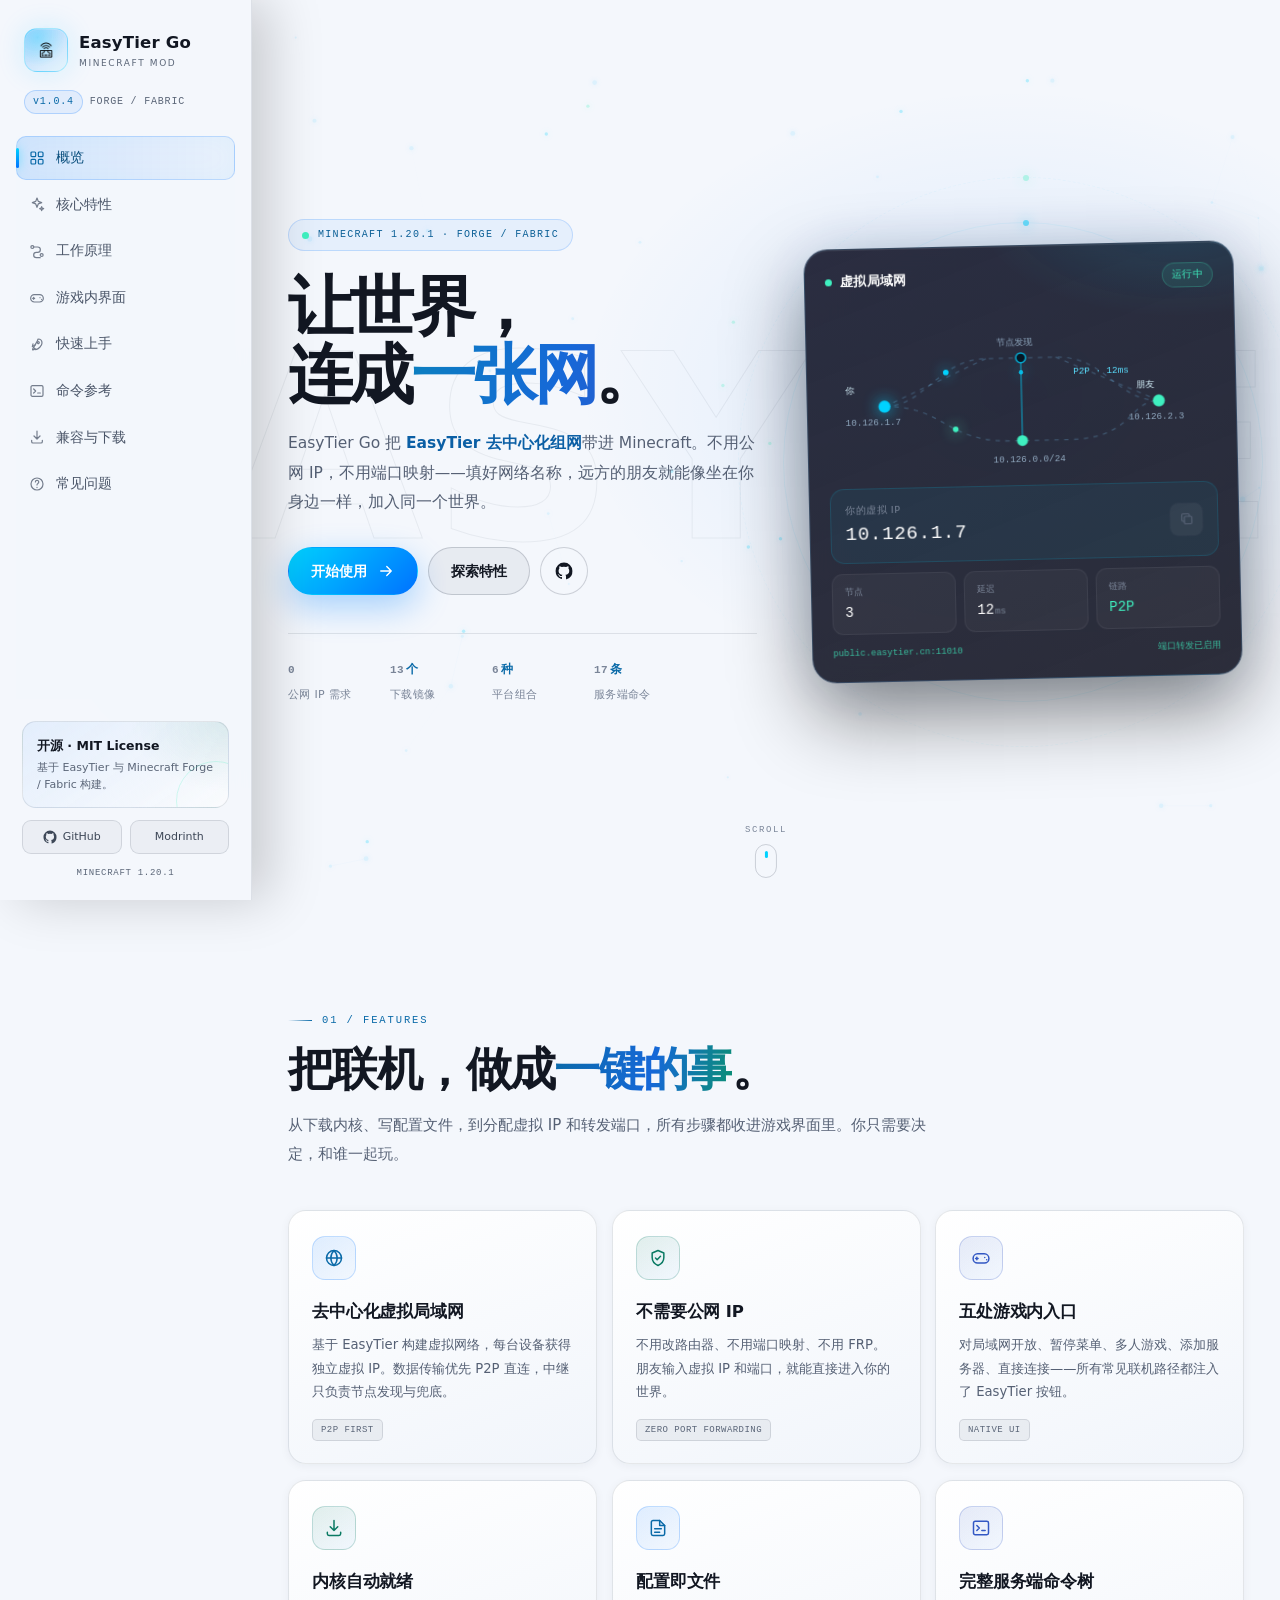
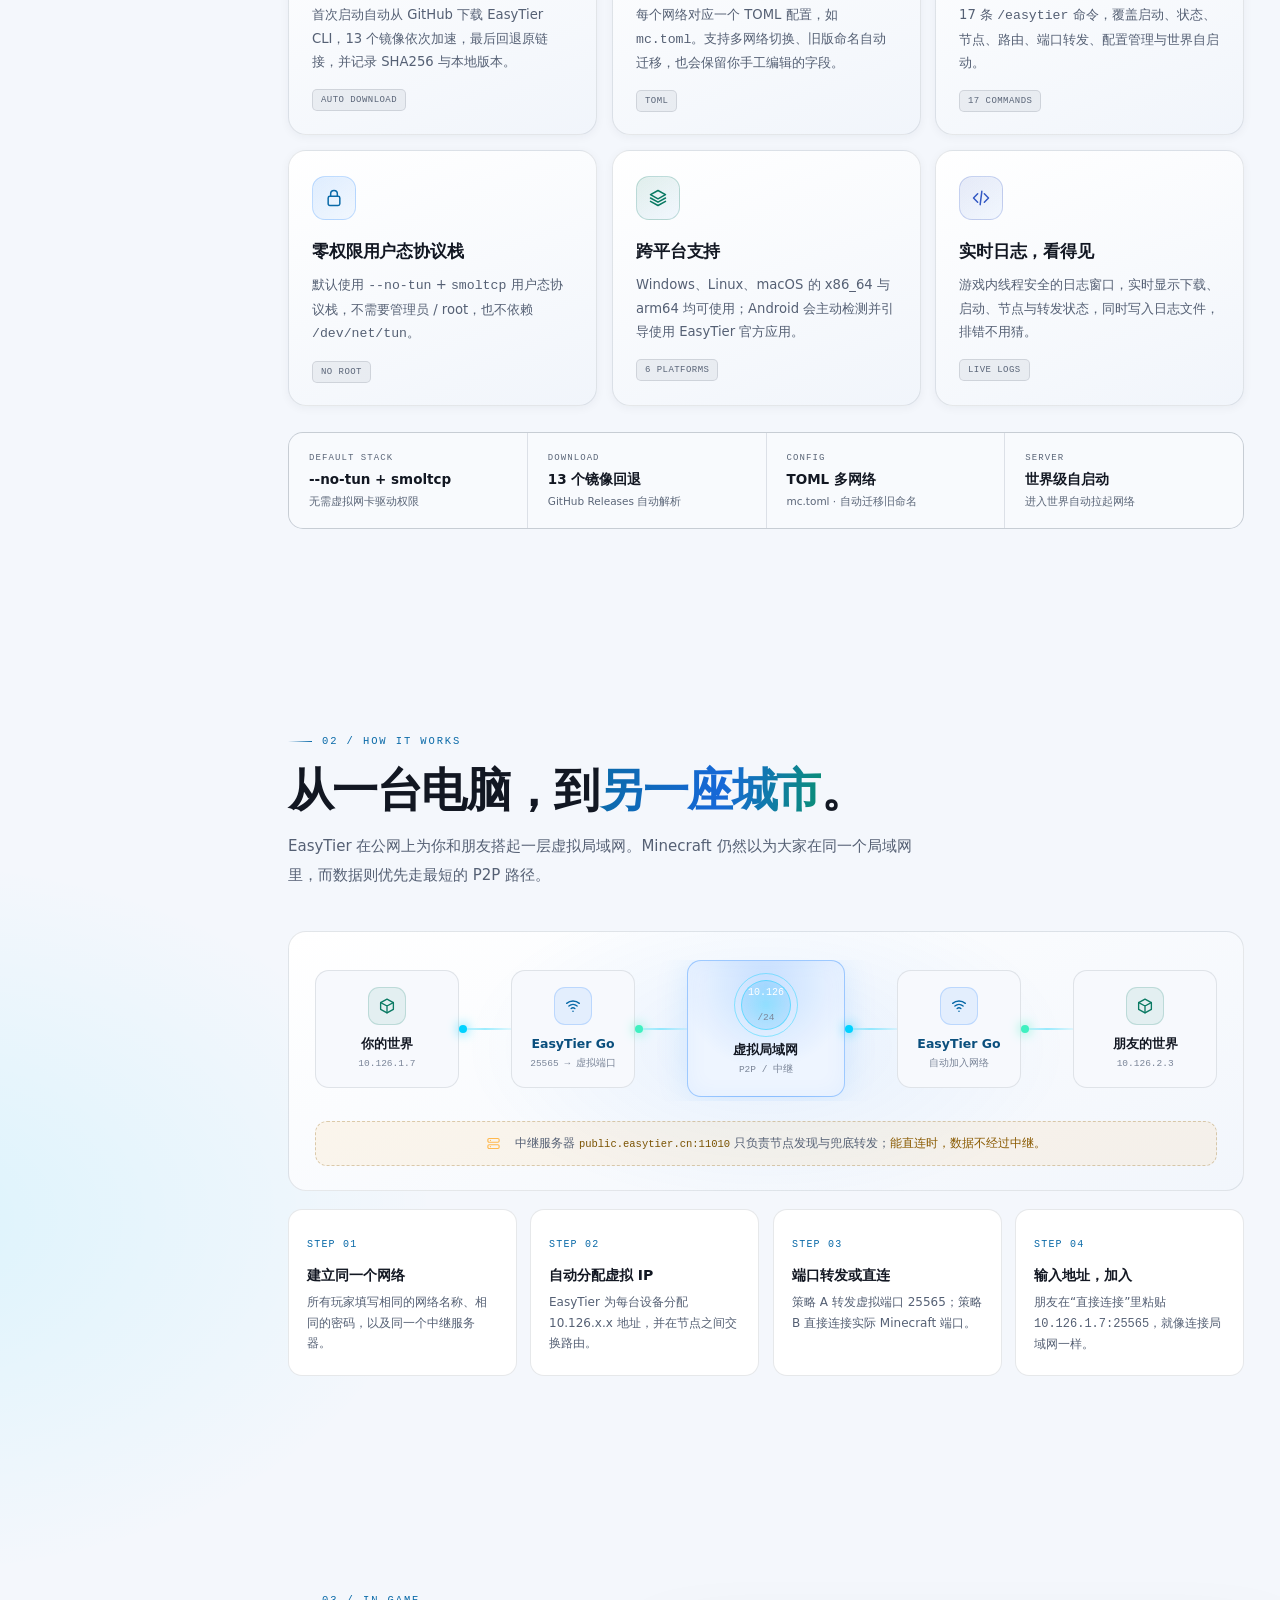
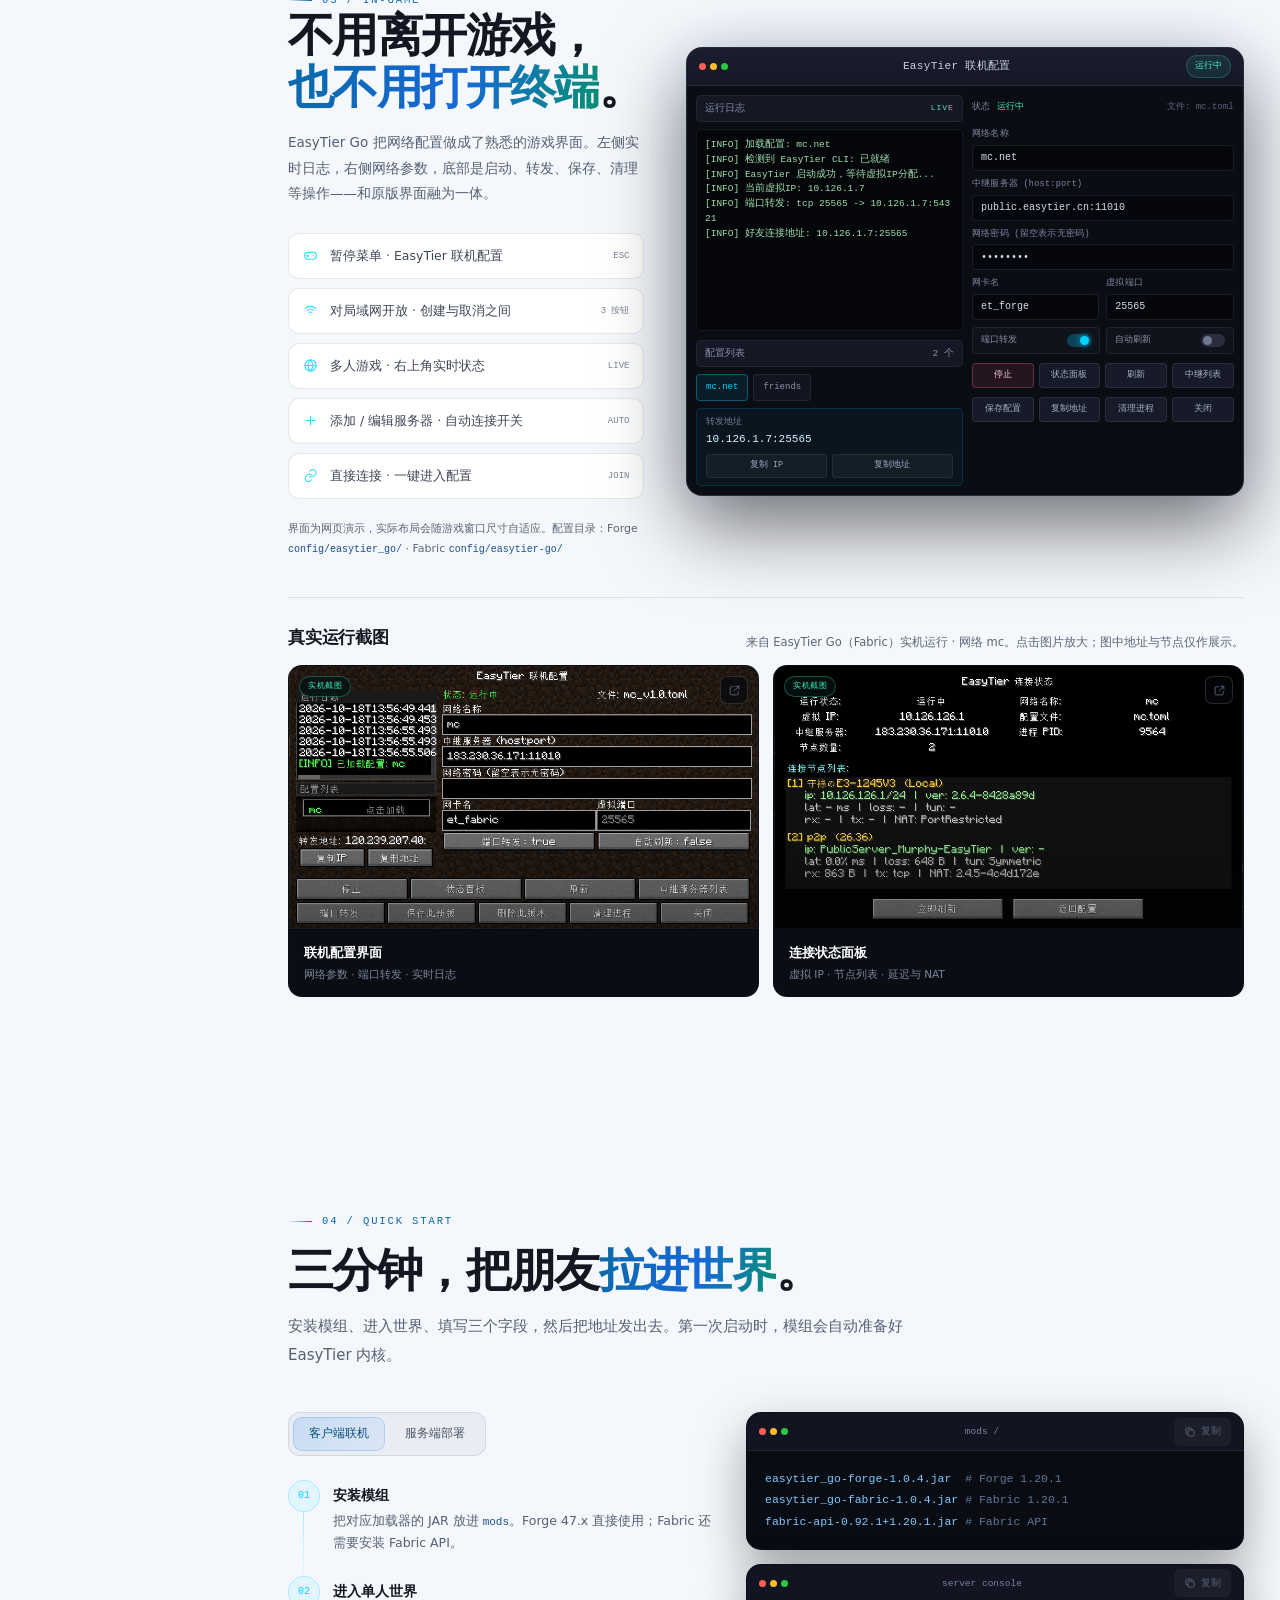
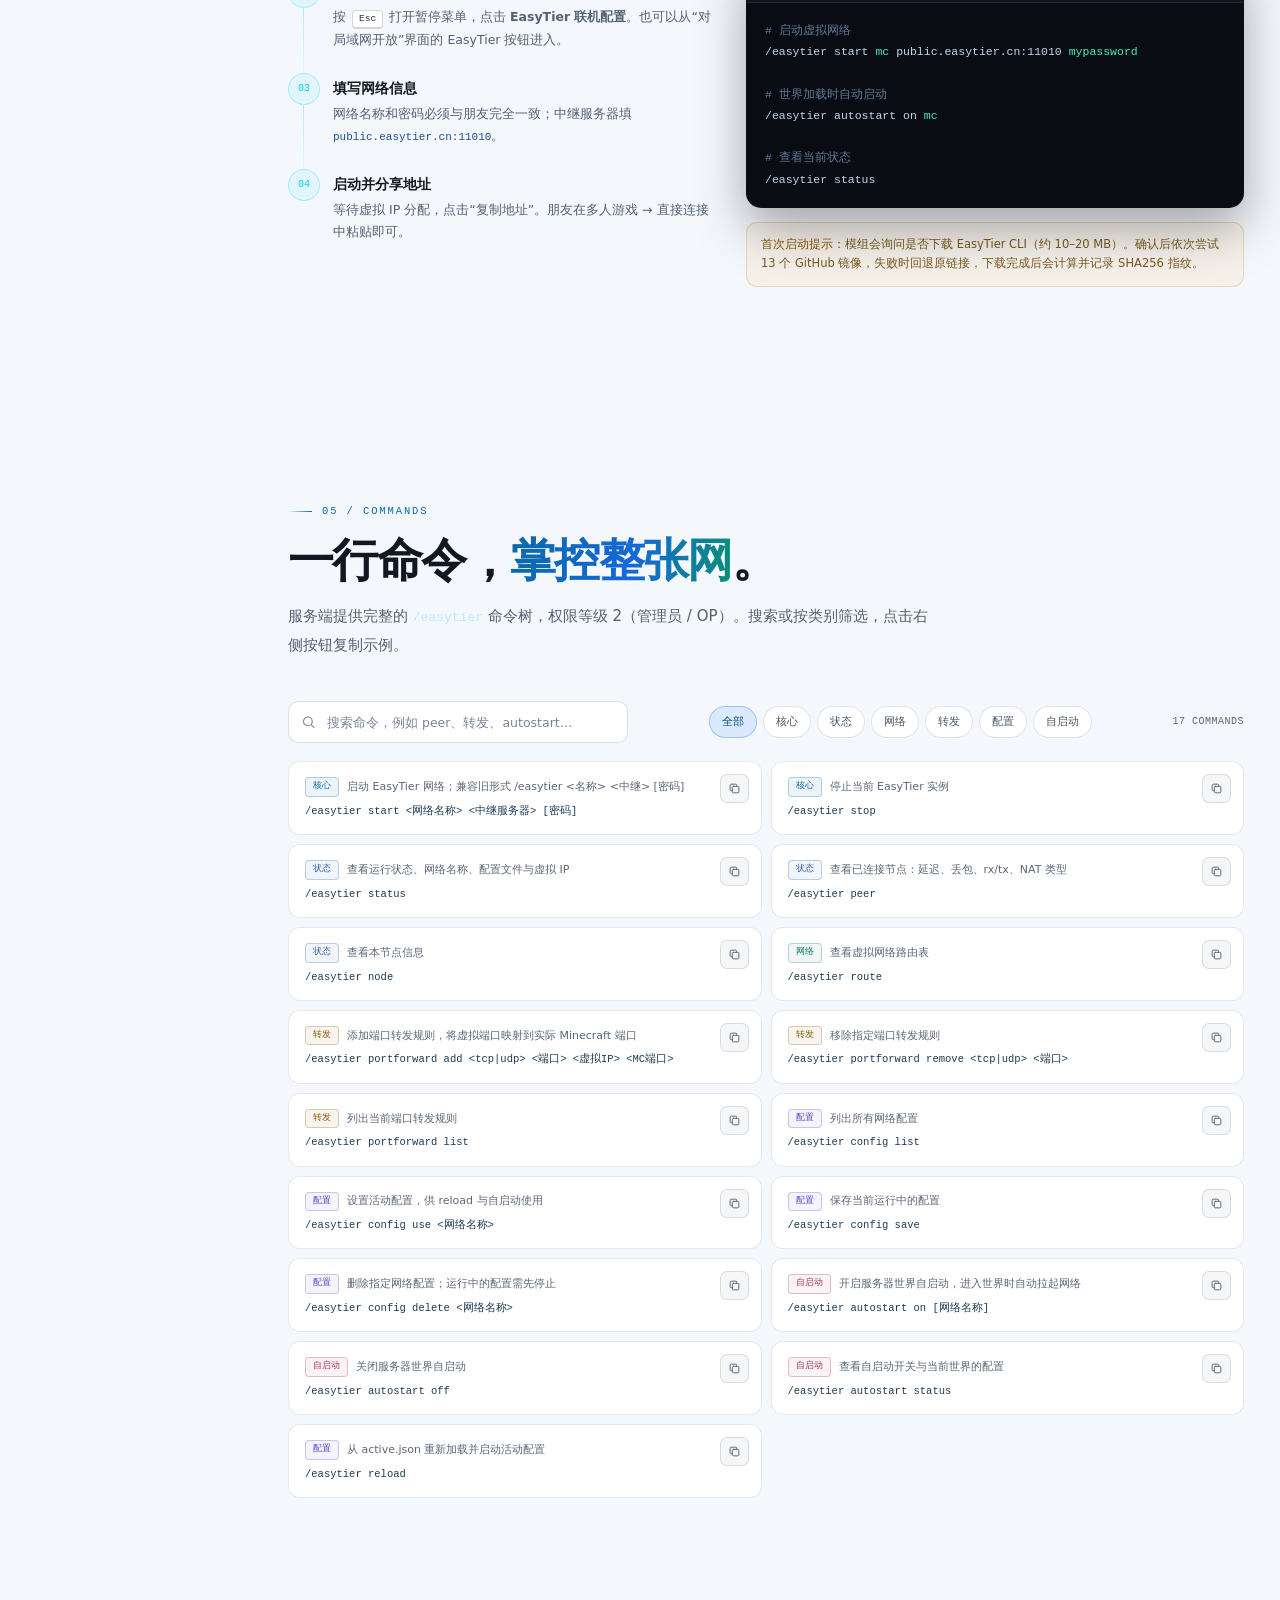
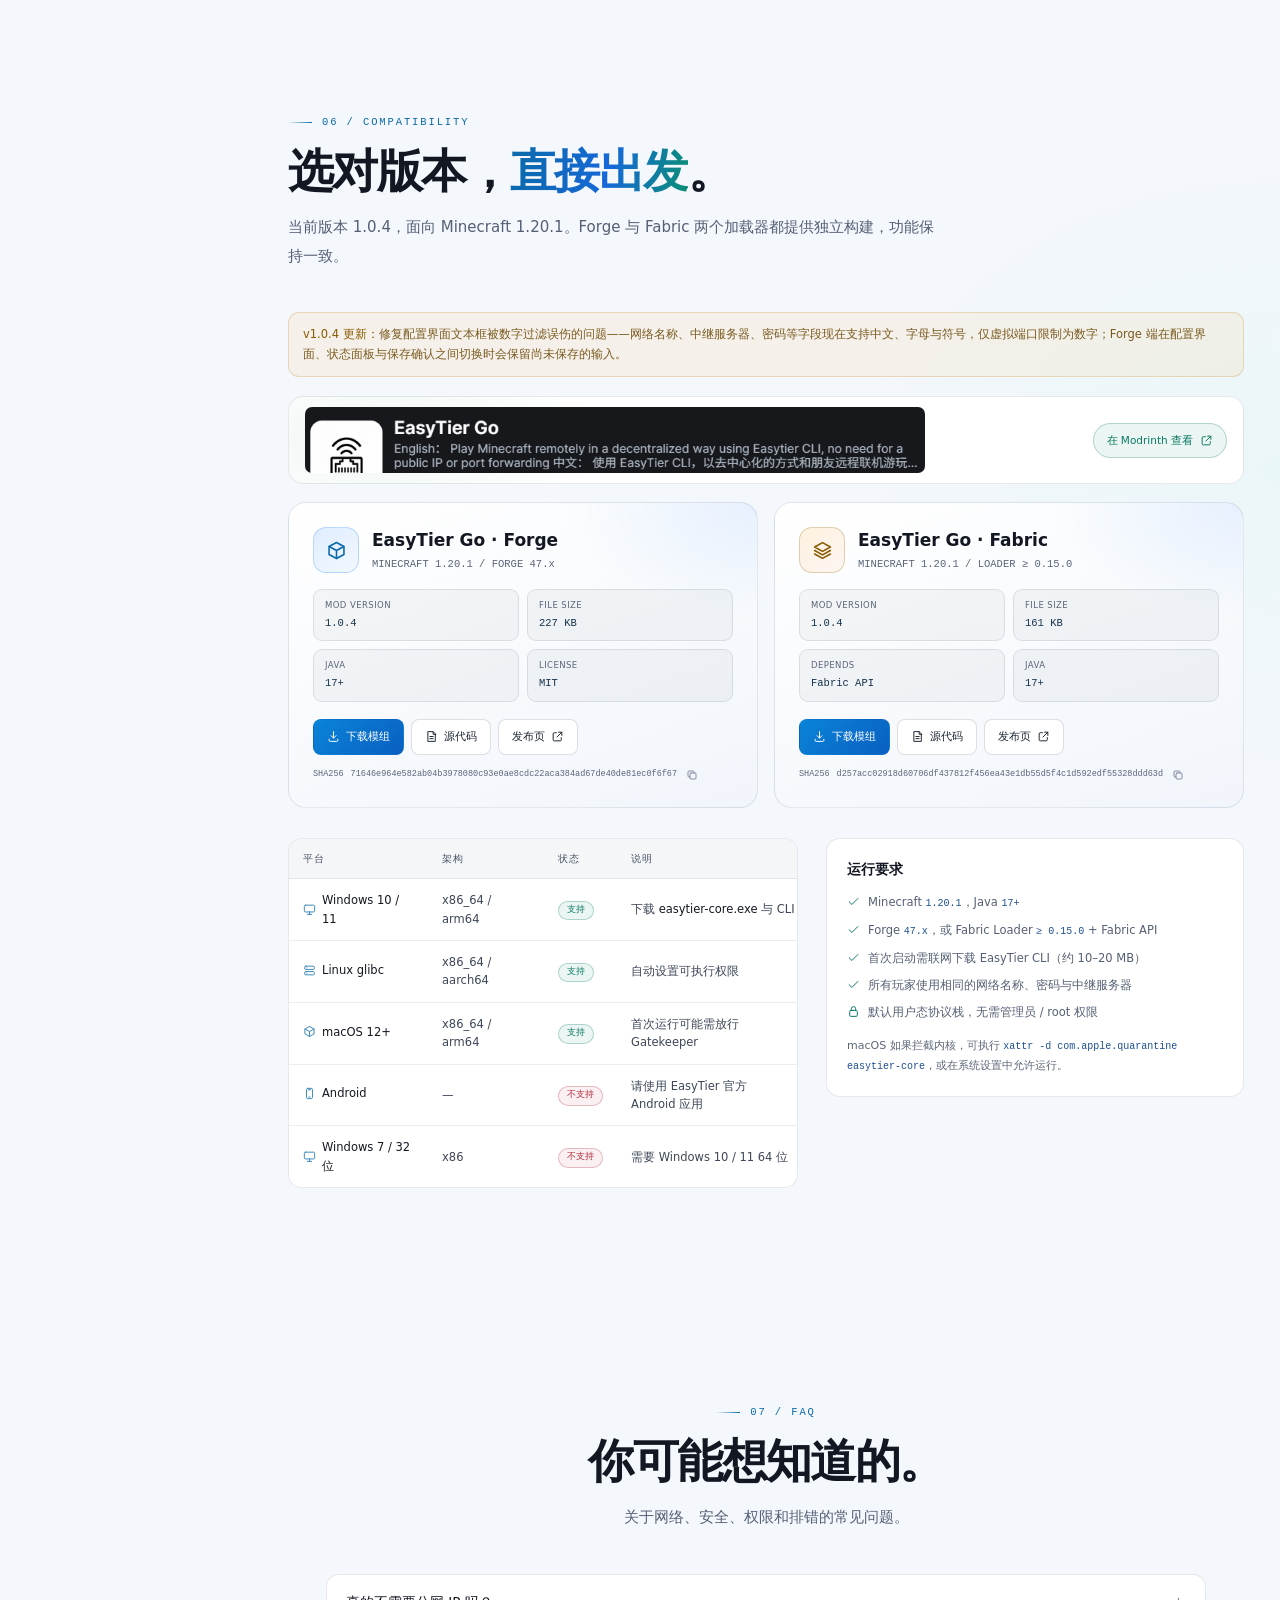
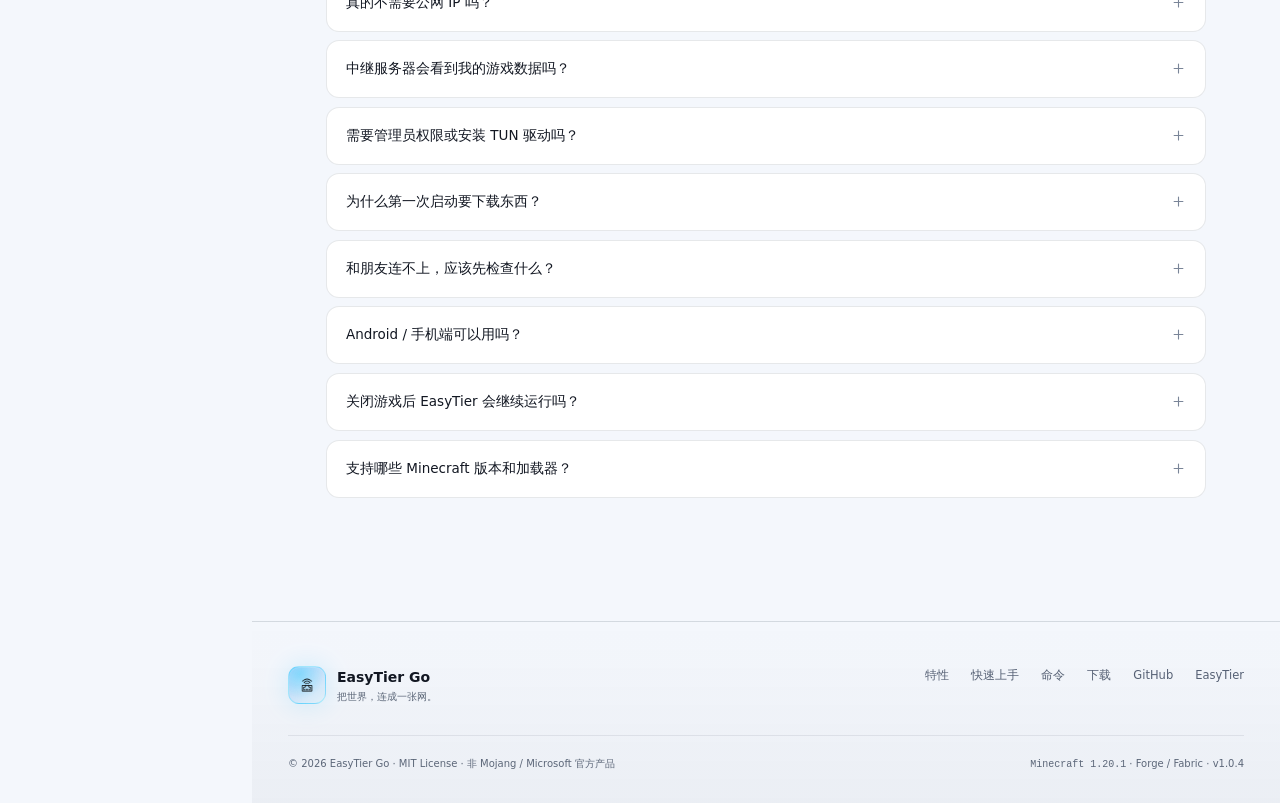
<file: site2.html>
<!DOCTYPE html>
<html lang="zh-CN">
<head>
<script>
(function () {
  var KEY = 'win11nav-theme-v21';
  function apply(mode) { document.documentElement.setAttribute('data-theme', mode === 'dark' ? 'dark' : 'light'); }
  try {
    var saved = localStorage.getItem(KEY);
    apply(saved || (window.matchMedia('(prefers-color-scheme: dark)').matches ? 'dark' : 'light'));
  } catch (e) { apply('dark'); }
  window.addEventListener('storage', function (e) {
    if (e.key === KEY && e.newValue) apply(e.newValue);
  });
})();
</script>

<meta charset="UTF-8">
<meta name="viewport" content="width=device-width, initial-scale=1">
<title>EasyTier Go 去中心化联机模组</title>
<meta name="description" content="EasyTier Go 是 Minecraft 1.20.1 的 Forge / Fabric 去中心化联机模组。无需公网 IP、无需端口映射，使用 EasyTier 虚拟局域网与朋友直连。">
<meta name="theme-color" content="#11121c">
<link rel="icon" type="image/svg+xml" href="assets/favicon.svg">
<link rel="stylesheet" href="styles.css">
<noscript><style>.reveal{opacity:1;transform:none}</style></noscript>
</head>
<body>
<a class="skip-link" href="#main">跳到主要内容</a>
<div class="scroll-progress" aria-hidden="true"><span id="scrollBar"></span></div>
<div class="bg-aurora" aria-hidden="true"><i></i><i></i><i></i></div>

<!-- ===== SVG sprite ===== -->
<svg xmlns="http://www.w3.org/2000/svg" style="display:none" aria-hidden="true">
  <symbol id="i-grid" viewBox="0 0 24 24"><rect x="3" y="3" width="7" height="7" rx="1.5"/><rect x="14" y="3" width="7" height="7" rx="1.5"/><rect x="3" y="14" width="7" height="7" rx="1.5"/><rect x="14" y="14" width="7" height="7" rx="1.5"/></symbol>
  <symbol id="i-spark" viewBox="0 0 24 24"><path d="M12 3l1.9 5.1L19 10l-5.1 1.9L12 17l-1.9-5.1L5 10l5.1-1.9L12 3z"/><path d="M19 16l.8 2.2L22 19l-2.2.8L19 22l-.8-2.2L16 19l2.2-.8L19 16z"/></symbol>
  <symbol id="i-route" viewBox="0 0 24 24"><circle cx="5" cy="6" r="2.2"/><circle cx="19" cy="18" r="2.2"/><path d="M7.2 6H13a4 4 0 0 1 0 8h-2a4 4 0 0 0 0 8h5.8"/></symbol>
  <symbol id="i-gamepad" viewBox="0 0 24 24"><rect x="2.5" y="7" width="19" height="11" rx="5.5"/><path d="M7 11v3M5.5 12.5h3"/><circle cx="16.5" cy="11.5" r=".9" fill="currentColor" stroke="none"/><circle cx="18.8" cy="14" r=".9" fill="currentColor" stroke="none"/></symbol>
  <symbol id="i-rocket" viewBox="0 0 24 24"><path d="M13.5 4.5c4 0 6 2 6 6 0 4.5-5.5 9-9.5 10l-3-3c1-4 6.5-9.5 6.5-13z"/><path d="M9.8 13.2L5 16l1-4.2M15 9a1.4 1.4 0 1 1-2 2 1.4 1.4 0 0 1 2-2z"/><path d="M7 17c-1.5 1.5-1.6 3.7-1.6 3.7s2.2-.1 3.7-1.6"/></symbol>
  <symbol id="i-terminal" viewBox="0 0 24 24"><rect x="3" y="4" width="18" height="16" rx="2"/><path d="M7 9l3 3-3 3M13 15h4"/></symbol>
  <symbol id="i-download" viewBox="0 0 24 24"><path d="M12 3v12M7.5 10.5L12 15l4.5-4.5"/><path d="M4 17v2a2 2 0 0 0 2 2h12a2 2 0 0 0 2-2v-2"/></symbol>
  <symbol id="i-help" viewBox="0 0 24 24"><circle cx="12" cy="12" r="9"/><path d="M9.6 9a2.5 2.5 0 1 1 4 2c-.9.7-1.6 1.2-1.6 2.4"/><path d="M12 17.2v.1"/></symbol>
  <symbol id="i-github" viewBox="0 0 24 24"><path fill="currentColor" stroke="none" d="M12 .8A11.2 11.2 0 0 0 .8 12a11.2 11.2 0 0 0 7.7 10.7c.6.1.8-.2.8-.6v-2c-3.1.7-3.8-1.3-3.8-1.3-.5-1.3-1.3-1.7-1.3-1.7-1-.7.1-.7.1-.7 1.1.1 1.7 1.2 1.7 1.2 1 1.7 2.6 1.2 3.2.9.1-.7.4-1.2.7-1.5-2.5-.3-5.1-1.2-5.1-5.4 0-1.2.4-2.2 1.1-3-.1-.3-.5-1.4.1-2.9 0 0 .9-.3 3.1 1.1a10.8 10.8 0 0 1 5.6 0c2.2-1.4 3.1-1.1 3.1-1.1.6 1.5.2 2.6.1 2.9.7.8 1.1 1.8 1.1 3 0 4.2-2.6 5.1-5.1 5.4.4.4.8 1.1.8 2.2v3.3c0 .4.2.7.8.6A11.2 11.2 0 0 0 23.2 12 11.2 11.2 0 0 0 12 .8z"/></symbol>
  <symbol id="i-arrow" viewBox="0 0 24 24"><path d="M5 12h14M13 6l6 6-6 6"/></symbol>
  <symbol id="i-check" viewBox="0 0 24 24"><path d="M4 12.5l5 5L20 6.5"/></symbol>
  <symbol id="i-copy" viewBox="0 0 24 24"><rect x="8" y="8" width="12" height="12" rx="2"/><path d="M16 8V6a2 2 0 0 0-2-2H6a2 2 0 0 0-2 2v8a2 2 0 0 0 2 2h2"/></symbol>
  <symbol id="i-search" viewBox="0 0 24 24"><circle cx="11" cy="11" r="7"/><path d="M16.5 16.5L21 21"/></symbol>
  <symbol id="i-wifi" viewBox="0 0 24 24"><path d="M3.5 8.5a13 13 0 0 1 17 0M6.5 12a8.5 8.5 0 0 1 11 0M9.5 15.4a4 4 0 0 1 5 0"/><circle cx="12" cy="19" r="1.1" fill="currentColor" stroke="none"/></symbol>
  <symbol id="i-shield" viewBox="0 0 24 24"><path d="M12 3l7 3v5.5c0 4.6-3 7.8-7 9.5-4-1.7-7-4.9-7-9.5V6l7-3z"/><path d="M9 12l2 2 4-4"/></symbol>
  <symbol id="i-cube" viewBox="0 0 24 24"><path d="M12 2.8l8.5 4.7v9L12 21.2 3.5 16.5v-9L12 2.8z"/><path d="M3.7 7.4L12 12l8.3-4.6M12 12v9"/></symbol>
  <symbol id="i-layers" viewBox="0 0 24 24"><path d="M12 3l9 5-9 5-9-5 9-5z"/><path d="M3 12l9 5 9-5M3 16l9 5 9-5"/></symbol>
  <symbol id="i-globe" viewBox="0 0 24 24"><circle cx="12" cy="12" r="9"/><path d="M3 12h18M12 3c2.5 2.5 3.8 5.6 3.8 9S14.5 18.5 12 21c-2.5-2.5-3.8-5.6-3.8-9S9.5 5.5 12 3z"/></symbol>
  <symbol id="i-zap" viewBox="0 0 24 24"><path d="M13 2L4 14h6l-1 8 9-12h-6l1-8z"/></symbol>
  <symbol id="i-file" viewBox="0 0 24 24"><path d="M14 3H6a2 2 0 0 0-2 2v14a2 2 0 0 0 2 2h12a2 2 0 0 0 2-2V9l-6-6z"/><path d="M14 3v6h6M8 13h8M8 17h6"/></symbol>
  <symbol id="i-server" viewBox="0 0 24 24"><rect x="3" y="4" width="18" height="6" rx="2"/><rect x="3" y="14" width="18" height="6" rx="2"/><path d="M7 7h.1M7 17h.1"/></symbol>
  <symbol id="i-link" viewBox="0 0 24 24"><path d="M10 13a5 5 0 0 0 7.1 0l2-2a5 5 0 0 0-7.1-7.1l-1.1 1.1"/><path d="M14 11a5 5 0 0 0-7.1 0l-2 2A5 5 0 0 0 12 20.1l1.1-1.1"/></symbol>
  <symbol id="i-monitor" viewBox="0 0 24 24"><rect x="2.5" y="4" width="19" height="12.5" rx="2"/><path d="M8 21h8M12 16.5V21"/></symbol>
  <symbol id="i-phone" viewBox="0 0 24 24"><rect x="6.5" y="2.5" width="11" height="19" rx="2.5"/><path d="M10 5h4M11 18.5h2"/></symbol>
  <symbol id="i-plus" viewBox="0 0 24 24"><path d="M12 5v14M5 12h14"/></symbol>
  <symbol id="i-external" viewBox="0 0 24 24"><path d="M14 4h6v6M20 4l-9 9"/><path d="M19 14v4a2 2 0 0 1-2 2H6a2 2 0 0 1-2-2V7a2 2 0 0 1 2-2h4"/></symbol>
  <symbol id="i-refresh" viewBox="0 0 24 24"><path d="M20 11a8 8 0 1 0-2.3 6.7"/><path d="M20 4v7h-7"/></symbol>
  <symbol id="i-lock" viewBox="0 0 24 24"><rect x="5" y="10" width="14" height="11" rx="2"/><path d="M8 10V7a4 4 0 0 1 8 0v3"/></symbol>
  <symbol id="i-code" viewBox="0 0 24 24"><path d="M8 7l-5 5 5 5M16 7l5 5-5 5M13 4l-2 16"/></symbol>
  <symbol id="i-play" viewBox="0 0 24 24"><path d="M7 4.5l12 7.5-12 7.5z"/></symbol>
  <symbol id="i-doc" viewBox="0 0 24 24"><path d="M6 3h9l4 4v14H6z"/><path d="M15 3v5h5M9 12h6M9 16h6"/></symbol>
</svg>

<!-- ===== Sidebar ===== -->
<aside class="sidebar" id="sidebar">
  <a class="brand" href="#overview" aria-label="EasyTier Go 首页">
    <span class="brand-mark"><img src="assets/logo-light.png" alt=""></span>
    <span class="brand-text"><strong>EasyTier Go</strong><small>Minecraft Mod</small></span>
  </a>
  <div class="version-line"><span class="version-pill">v1.0.4</span><span>FORGE / FABRIC</span></div>

  <nav class="nav" id="nav" aria-label="页面导航">
    <a class="nav-link active" href="#overview" data-nav="overview"><svg class="icon"><use href="#i-grid"/></svg>概览</a>
    <a class="nav-link" href="#features" data-nav="features"><svg class="icon"><use href="#i-spark"/></svg>核心特性</a>
    <a class="nav-link" href="#how" data-nav="how"><svg class="icon"><use href="#i-route"/></svg>工作原理</a>
    <a class="nav-link" href="#ingame" data-nav="ingame"><svg class="icon"><use href="#i-gamepad"/></svg>游戏内界面</a>
    <a class="nav-link" href="#quickstart" data-nav="quickstart"><svg class="icon"><use href="#i-rocket"/></svg>快速上手</a>
    <a class="nav-link" href="#commands" data-nav="commands"><svg class="icon"><use href="#i-terminal"/></svg>命令参考</a>
    <a class="nav-link" href="#compat" data-nav="compat"><svg class="icon"><use href="#i-download"/></svg>兼容与下载</a>
    <a class="nav-link" href="#faq" data-nav="faq"><svg class="icon"><use href="#i-help"/></svg>常见问题</a>
  </nav>

  <div class="sidebar-foot">
    <div class="support-card">
      <b>开源 · MIT License</b>
      <span>基于 EasyTier 与 Minecraft Forge / Fabric 构建。</span>
    </div>
    <div class="side-links">
      <a href="https://github.com/Shou-Lu/EasyTier-Go" target="_blank" rel="noreferrer"><svg class="icon" style="width:14px;height:14px"><use href="#i-github"/></svg>GitHub</a>
      <a href="https://modrinth.com/project/easytier-go" target="_blank" rel="noreferrer">Modrinth</a>
    </div>
    <div class="side-meta">MINECRAFT 1.20.1</div>
  </div>
</aside>

<main class="main" id="main">
  <!-- ===== Hero ===== -->
  <section class="hero" id="overview" data-section="overview">
    <canvas id="netCanvas" aria-hidden="true"></canvas>
    <div class="container">
      <div class="hero-grid">
        <div class="hero-copy">
          <div class="kicker"><span class="live-dot"></span>MINECRAFT 1.20.1 · FORGE / FABRIC</div>
          <h1><span class="line">让世界，</span><span class="line">连成<span class="grad">一张网</span>。</span></h1>
          <p class="lede">EasyTier Go 把 <strong>EasyTier 去中心化组网</strong>带进 Minecraft。不用公网 IP，不用端口映射——填好网络名称，远方的朋友就能像坐在你身边一样，加入同一个世界。</p>
          <div class="hero-actions">
            <a class="btn btn-primary" href="#quickstart">开始使用<svg class="icon"><use href="#i-arrow"/></svg></a>
            <a class="btn btn-ghost" href="#features">探索特性</a>
            <a class="btn btn-icon" href="https://github.com/Shou-Lu/EasyTier-Go" target="_blank" rel="noreferrer" aria-label="GitHub 仓库"><svg class="icon"><use href="#i-github"/></svg></a>
          </div>
          <div class="hero-stats">
            <div class="hero-stat"><b><span class="count" data-from="9" data-to="0">0</span></b><span>公网 IP 需求</span></div>
            <div class="hero-stat"><b><span class="count" data-to="13">13</span><em>个</em></b><span>下载镜像</span></div>
            <div class="hero-stat"><b><span class="count" data-to="6">6</span><em>种</em></b><span>平台组合</span></div>
            <div class="hero-stat"><b><span class="count" data-to="17">17</span><em>条</em></b><span>服务端命令</span></div>
          </div>
        </div>

        <div class="hero-stage" aria-label="虚拟局域网状态示意">
          <div class="orbit orbit-1" aria-hidden="true"></div>
          <div class="orbit orbit-2" aria-hidden="true"></div>

          <div class="status-card">
            <div class="status-head">
              <div class="status-title"><span class="live-dot"></span>虚拟局域网</div>
              <span class="pill pill-green">运行中</span>
            </div>
            <div class="mini-map">
              <svg viewBox="0 0 360 165" role="img" aria-label="你与朋友通过 EasyTier 虚拟网络连接">
                <defs>
                  <path id="mPath1" d="M54 96 C92 96 104 54 148 54 L212 54 C258 54 268 96 306 96"/>
                  <path id="mPath2" d="M54 96 C108 96 110 130 168 130 L224 130 C282 130 278 96 306 96"/>
                  <path id="mPath3" d="M180 54 L180 130"/>
                  <path id="mPath4" d="M54 96 L148 54"/>
                  <path id="mPath5" d="M306 96 L212 54"/>
                </defs>
                <path class="map-line" d="M54 96 C92 96 104 54 148 54 L212 54 C258 54 268 96 306 96"/>
                <path class="map-line" d="M54 96 C108 96 110 130 168 130 L224 130 C282 130 278 96 306 96"/>
                <path class="map-line hot" d="M180 54 L180 130"/>
                <path class="map-line" d="M54 96 L148 54M306 96 L212 54"/>
                <circle class="map-node self" cx="54" cy="96" r="5"/>
                <circle class="map-node" cx="180" cy="54" r="4.5"/>
                <circle class="map-node peer" cx="180" cy="130" r="4.5"/>
                <circle class="map-node peer" cx="306" cy="96" r="5"/>
                <circle class="map-pulse" r="2.6"><animateMotion dur="3.2s" repeatCount="indefinite"><mpath href="#mPath1"/></animateMotion></circle>
                <circle class="map-pulse mint" r="2.6"><animateMotion dur="4.1s" begin="-1.2s" repeatCount="indefinite"><mpath href="#mPath2"/></animateMotion></circle>
                <circle class="map-pulse" r="2" opacity=".8"><animateMotion dur="2.1s" begin="-.6s" repeatCount="indefinite"><mpath href="#mPath3"/></animateMotion></circle>
                <text class="map-label main" x="18" y="84">你</text>
                <text class="map-label" x="18" y="113">10.126.1.7</text>
                <text class="map-label" x="158" y="42">节点发现</text>
                <text class="map-label" x="153" y="150">10.126.0.0/24</text>
                <text class="map-label main" x="286" y="84">朋友</text>
                <text class="map-label" x="278" y="113">10.126.2.3</text>
                <text class="map-label" x="228" y="70" style="fill:#5adfff">P2P · 12ms</text>
              </svg>
            </div>
            <div class="ip-row">
              <div><small>你的虚拟 IP</small><b>10.126.1.7</b></div>
              <button class="copy-mini" data-copy="10.126.1.7" aria-label="复制虚拟 IP"><svg class="icon"><use href="#i-copy"/></svg></button>
            </div>
            <div class="status-metrics">
              <div><small>节点</small><b>3</b></div>
              <div><small>延迟</small><b>12<em>ms</em></b></div>
              <div><small>链路</small><b class="green">P2P</b></div>
            </div>
            <div class="status-foot"><span>public.easytier.cn:11010</span><span>端口转发已启用</span></div>
          </div>

          <div class="float-chip fc-1">无需公网 IP</div>
          <div class="float-chip fc-2">13 个镜像加速</div>
          <div class="float-chip fc-3">SHA256 记录</div>
        </div>
      </div>
    </div>
    <a class="scroll-cue" href="#features"><span>SCROLL</span><i aria-hidden="true"></i></a>
  </section>

  <!-- ===== Features ===== -->
  <section id="features" data-section="features">
    <div class="container">
      <div class="section-head reveal">
        <span class="eyebrow">01 / FEATURES</span>
        <h2>把联机，做成<em>一键的事</em>。</h2>
        <p>从下载内核、写配置文件，到分配虚拟 IP 和转发端口，所有步骤都收进游戏界面里。你只需要决定，和谁一起玩。</p>
      </div>

      <div class="feature-grid">
        <article class="feature-card spotlight reveal" style="--d:.02s">
          <div class="feature-icon"><svg class="icon"><use href="#i-globe"/></svg></div>
          <h3>去中心化虚拟局域网</h3>
          <p>基于 EasyTier 构建虚拟网络，每台设备获得独立虚拟 IP。数据传输优先 P2P 直连，中继只负责节点发现与兜底。</p>
          <span class="feature-tag">P2P FIRST</span>
        </article>
        <article class="feature-card spotlight reveal" style="--d:.06s">
          <div class="feature-icon"><svg class="icon"><use href="#i-shield"/></svg></div>
          <h3>不需要公网 IP</h3>
          <p>不用改路由器、不用端口映射、不用 FRP。朋友输入虚拟 IP 和端口，就能直接进入你的世界。</p>
          <span class="feature-tag">ZERO PORT FORWARDING</span>
        </article>
        <article class="feature-card spotlight reveal" style="--d:.10s">
          <div class="feature-icon"><svg class="icon"><use href="#i-gamepad"/></svg></div>
          <h3>五处游戏内入口</h3>
          <p>对局域网开放、暂停菜单、多人游戏、添加服务器、直接连接——所有常见联机路径都注入了 EasyTier 按钮。</p>
          <span class="feature-tag">NATIVE UI</span>
        </article>
        <article class="feature-card spotlight reveal" style="--d:.14s">
          <div class="feature-icon"><svg class="icon"><use href="#i-download"/></svg></div>
          <h3>内核自动就绪</h3>
          <p>首次启动自动从 GitHub 下载 EasyTier CLI，13 个镜像依次加速，最后回退原链接，并记录 SHA256 与本地版本。</p>
          <span class="feature-tag">AUTO DOWNLOAD</span>
        </article>
        <article class="feature-card spotlight reveal" style="--d:.18s">
          <div class="feature-icon"><svg class="icon"><use href="#i-file"/></svg></div>
          <h3>配置即文件</h3>
          <p>每个网络对应一个 TOML 配置，如 <code>mc.toml</code>。支持多网络切换、旧版命名自动迁移，也会保留你手工编辑的字段。</p>
          <span class="feature-tag">TOML</span>
        </article>
        <article class="feature-card spotlight reveal" style="--d:.22s">
          <div class="feature-icon"><svg class="icon"><use href="#i-terminal"/></svg></div>
          <h3>完整服务端命令树</h3>
          <p>17 条 <code>/easytier</code> 命令，覆盖启动、状态、节点、路由、端口转发、配置管理与世界自启动。</p>
          <span class="feature-tag">17 COMMANDS</span>
        </article>
        <article class="feature-card spotlight reveal" style="--d:.26s">
          <div class="feature-icon"><svg class="icon"><use href="#i-lock"/></svg></div>
          <h3>零权限用户态协议栈</h3>
          <p>默认使用 <code>--no-tun</code> + <code>smoltcp</code> 用户态协议栈，不需要管理员 / root，也不依赖 <code>/dev/net/tun</code>。</p>
          <span class="feature-tag">NO ROOT</span>
        </article>
        <article class="feature-card spotlight reveal" style="--d:.30s">
          <div class="feature-icon"><svg class="icon"><use href="#i-layers"/></svg></div>
          <h3>跨平台支持</h3>
          <p>Windows、Linux、macOS 的 x86_64 与 arm64 均可使用；Android 会主动检测并引导使用 EasyTier 官方应用。</p>
          <span class="feature-tag">6 PLATFORMS</span>
        </article>
        <article class="feature-card spotlight reveal" style="--d:.34s">
          <div class="feature-icon"><svg class="icon"><use href="#i-code"/></svg></div>
          <h3>实时日志，看得见</h3>
          <p>游戏内线程安全的日志窗口，实时显示下载、启动、节点与转发状态，同时写入日志文件，排错不用猜。</p>
          <span class="feature-tag">LIVE LOGS</span>
        </article>
      </div>

      <div class="tech-strip reveal" style="--d:.1s">
        <div><small>Default Stack</small><b>--no-tun + smoltcp</b><span>无需虚拟网卡驱动权限</span></div>
        <div><small>Download</small><b>13 个镜像回退</b><span>GitHub Releases 自动解析</span></div>
        <div><small>Config</small><b>TOML 多网络</b><span>mc.toml · 自动迁移旧命名</span></div>
        <div><small>Server</small><b>世界级自启动</b><span>进入世界自动拉起网络</span></div>
      </div>
    </div>
  </section>

  <!-- ===== How it works ===== -->
  <section id="how" class="how" data-section="how">
    <div class="container">
      <div class="section-head reveal">
        <span class="eyebrow">02 / HOW IT WORKS</span>
        <h2>从一台电脑，到<em>另一座城市</em>。</h2>
        <p>EasyTier 在公网上为你和朋友搭起一层虚拟局域网。Minecraft 仍然以为大家在同一个局域网里，而数据则优先走最短的 P2P 路径。</p>
      </div>

      <div class="topology-card glass reveal" style="--d:.05s">
        <div class="diagram-scroll">
          <div class="network-diagram" role="img" aria-label="你的 Minecraft 通过 EasyTier Go 加入虚拟局域网，朋友从另一台电脑加入">
            <div class="nd-node">
              <div class="nd-icon"><svg class="icon"><use href="#i-cube"/></svg></div>
              <b>你的世界</b>
              <small>10.126.1.7</small>
            </div>
            <div class="nd-link" aria-hidden="true"><i></i></div>
            <div class="nd-node mod">
              <div class="nd-icon"><svg class="icon"><use href="#i-wifi"/></svg></div>
              <b>EasyTier Go</b>
              <small>25565 → 虚拟端口</small>
            </div>
            <div class="nd-link" aria-hidden="true"><i></i></div>
            <div class="nd-node hub">
              <div class="hub-orb">10.126<small>/24</small></div>
              <b>虚拟局域网</b>
              <small>P2P / 中继</small>
            </div>
            <div class="nd-link" aria-hidden="true"><i></i></div>
            <div class="nd-node mod">
              <div class="nd-icon"><svg class="icon"><use href="#i-wifi"/></svg></div>
              <b>EasyTier Go</b>
              <small>自动加入网络</small>
            </div>
            <div class="nd-link" aria-hidden="true"><i></i></div>
            <div class="nd-node">
              <div class="nd-icon"><svg class="icon"><use href="#i-cube"/></svg></div>
              <b>朋友的世界</b>
              <small>10.126.2.3</small>
            </div>
          </div>
        </div>
        <div class="relay-note">
          <svg class="icon"><use href="#i-server"/></svg>
          <span>中继服务器 <code>public.easytier.cn:11010</code> 只负责节点发现与兜底转发；<b>能直连时，数据不经过中继。</b></span>
        </div>
      </div>

      <div class="step-grid">
        <div class="step-card reveal" style="--d:.02s">
          <span class="step-num">STEP 01</span>
          <h4>建立同一个网络</h4>
          <p>所有玩家填写相同的网络名称、相同的密码，以及同一个中继服务器。</p>
        </div>
        <div class="step-card reveal" style="--d:.08s">
          <span class="step-num">STEP 02</span>
          <h4>自动分配虚拟 IP</h4>
          <p>EasyTier 为每台设备分配 10.126.x.x 地址，并在节点之间交换路由。</p>
        </div>
        <div class="step-card reveal" style="--d:.14s">
          <span class="step-num">STEP 03</span>
          <h4>端口转发或直连</h4>
          <p>策略 A 转发虚拟端口 25565；策略 B 直接连接实际 Minecraft 端口。</p>
        </div>
        <div class="step-card reveal" style="--d:.20s">
          <span class="step-num">STEP 04</span>
          <h4>输入地址，加入</h4>
          <p>朋友在“直接连接”里粘贴 <code>10.126.1.7:25565</code>，就像连接局域网一样。</p>
        </div>
      </div>
    </div>
  </section>

  <!-- ===== In-game UI ===== -->
  <section id="ingame" data-section="ingame">
    <div class="container">
      <div class="game-grid">
        <div class="game-copy reveal">
          <span class="eyebrow">03 / IN-GAME</span>
          <h2 class="section-head" style="margin-bottom:16px;max-width:none">不用离开游戏，<br><em>也不用打开终端</em>。</h2>
          <p class="section-head" style="margin:0;max-width:none;font-size:13.5px">EasyTier Go 把网络配置做成了熟悉的游戏界面。左侧实时日志，右侧网络参数，底部是启动、转发、保存、清理等操作——和原版界面融为一体。</p>
          <div class="entry-list">
            <div class="entry-item"><svg class="icon"><use href="#i-gamepad"/></svg>暂停菜单 · EasyTier 联机配置<b>ESC</b></div>
            <div class="entry-item"><svg class="icon"><use href="#i-wifi"/></svg>对局域网开放 · 创建与取消之间<b>3 按钮</b></div>
            <div class="entry-item"><svg class="icon"><use href="#i-globe"/></svg>多人游戏 · 右上角实时状态<b>LIVE</b></div>
            <div class="entry-item"><svg class="icon"><use href="#i-plus"/></svg>添加 / 编辑服务器 · 自动连接开关<b>AUTO</b></div>
            <div class="entry-item"><svg class="icon"><use href="#i-link"/></svg>直接连接 · 一键进入配置<b>JOIN</b></div>
          </div>
          <p class="game-note">界面为网页演示，实际布局会随游戏窗口尺寸自适应。配置目录：Forge <code>config/easytier_go/</code> · Fabric <code>config/easytier-go/</code></p>
        </div>

        <div class="mc-window reveal" style="--d:.08s" aria-label="EasyTier Go 游戏内配置界面演示">
          <div class="mc-titlebar">
            <span class="mc-dots" aria-hidden="true"><i></i><i></i><i></i></span>
            <span>EasyTier 联机配置</span>
            <span class="mc-badge" id="mcBadge">运行中</span>
          </div>

          <div class="mc-body" id="mcConfigView">
            <div class="mc-left">
              <div class="mc-panel-head"><span>运行日志</span><span class="mc-live">LIVE</span></div>
              <div class="mc-log" id="mcLog" aria-live="polite"></div>
              <div class="mc-panel-head" style="margin-top:2px"><span>配置列表</span><span>2 个</span></div>
              <div class="mc-config-list">
                <button class="active" type="button">mc.net</button>
                <button type="button">friends</button>
              </div>
              <div class="mc-address">
                <small>转发地址</small>
                <code id="mcAddr">10.126.1.7:25565</code>
                <div class="mc-addr-actions">
                  <button type="button" data-copy="10.126.1.7">复制 IP</button>
                  <button type="button" data-copy-target="mcAddr">复制地址</button>
                </div>
              </div>
            </div>

            <div class="mc-right">
              <div class="mc-status-row"><span>状态</span><b id="mcState">运行中</b><span>文件: mc.toml</span></div>
              <label class="mc-field"><span>网络名称</span><input value="mc.net" readonly></label>
              <label class="mc-field"><span>中继服务器 (host:port)</span><input value="public.easytier.cn:11010" readonly></label>
              <label class="mc-field"><span>网络密码 (留空表示无密码)</span><input value="••••••••" readonly></label>
              <div class="mc-field-row">
                <label class="mc-field"><span>网卡名</span><input value="et_forge" readonly></label>
                <label class="mc-field"><span>虚拟端口</span><input value="25565" readonly></label>
              </div>
              <div class="mc-toggles">
                <div class="mc-toggle"><span>端口转发</span><span class="switch on"></span></div>
                <div class="mc-toggle"><span>自动刷新</span><span class="switch"></span></div>
              </div>
              <div class="mc-actions">
                <button class="mc-btn primary stop" id="mcToggle" type="button">停止</button>
                <button class="mc-btn" id="mcStatusBtn" type="button">状态面板</button>
                <button class="mc-btn" type="button" data-toast="节点信息已刷新">刷新</button>
                <button class="mc-btn" type="button" data-toast="已打开中继服务器列表">中继列表</button>
              </div>
              <div class="mc-actions secondary">
                <button class="mc-btn" type="button" data-toast="配置已保存: mc.toml">保存配置</button>
                <button class="mc-btn" type="button" data-copy-target="mcAddr">复制地址</button>
                <button class="mc-btn" type="button" data-toast="已清理所有 EasyTier 进程">清理进程</button>
                <button class="mc-btn" type="button" data-toast="已返回游戏">关闭</button>
              </div>
            </div>
          </div>

          <div class="mc-status-view" id="mcStatusView" hidden>
            <div class="mc-status-grid">
              <div><span>运行状态</span><b class="green" id="mcStatusState">运行中</b></div>
              <div><span>网络名称</span><b>mc.net</b></div>
              <div><span>虚拟 IP</span><b id="mcStatusIp">10.126.1.7</b></div>
              <div><span>配置文件</span><b>mc.toml</b></div>
              <div><span>中继服务器</span><b>public.easytier.cn</b></div>
              <div><span>进程 PID</span><b>28640</b></div>
              <div><span>节点数量</span><b>3</b></div>
              <div><span>端口转发</span><b class="green">tcp 25565</b></div>
            </div>
            <div class="mc-peer-table">
              <h5>连接节点列表</h5>
              <div class="mc-peer head"><span>HOSTNAME</span><span>IPV4</span><span>LAT</span></div>
              <div class="mc-peer"><span>self · forge</span><span>10.126.1.7</span><span>0 ms</span></div>
              <div class="mc-peer"><span>friend-pc</span><span>10.126.2.3</span><span>12 ms</span></div>
              <div class="mc-peer"><span>relay-cn</span><span>10.126.9.1</span><span>38 ms</span></div>
            </div>
            <button class="mc-status-back" id="mcBack" type="button">返回配置</button>
          </div>
        </div>
      </div>

      <div class="shot-head reveal">
        <h3>真实运行截图</h3>
        <p>来自 EasyTier Go（Fabric）实机运行 · 网络 mc。点击图片放大；图中地址与节点仅作展示。</p>
      </div>
      <div class="shot-grid">
        <button class="shot-card reveal" type="button" data-shot data-src="assets/config-screen.png" data-title="联机配置界面" data-desc="网络名称、中继服务器、端口转发、自动刷新与实时日志">
          <span class="shot-pill">实机截图</span>
          <span class="shot-expand"><svg class="icon"><use href="#i-external"/></svg></span>
          <span class="shot-frame"><img src="assets/config-screen.png" alt="EasyTier Go 联机配置界面，显示网络名称、中继服务器、端口转发开关和实时日志" width="864" height="486" loading="lazy"></span>
          <span class="shot-meta"><b>联机配置界面</b><small>网络参数 · 端口转发 · 实时日志</small></span>
        </button>
        <button class="shot-card reveal" style="--d:.06s" type="button" data-shot data-src="assets/status-screen.png" data-title="连接状态面板" data-desc="虚拟 IP、节点列表、延迟 / 丢包 / NAT 类型与进程状态">
          <span class="shot-pill">实机截图</span>
          <span class="shot-expand"><svg class="icon"><use href="#i-external"/></svg></span>
          <span class="shot-frame"><img src="assets/status-screen.png" alt="EasyTier Go 连接状态面板，显示虚拟 IP、中继服务器、节点列表与延迟丢包信息" width="864" height="486" loading="lazy"></span>
          <span class="shot-meta"><b>连接状态面板</b><small>虚拟 IP · 节点列表 · 延迟与 NAT</small></span>
        </button>
      </div>
    </div>
  </section>

  <!-- ===== Quick start ===== -->
  <section id="quickstart" data-section="quickstart">
    <div class="container">
      <div class="section-head reveal">
        <span class="eyebrow">04 / QUICK START</span>
        <h2>三分钟，把朋友<em>拉进世界</em>。</h2>
        <p>安装模组、进入世界、填写三个字段，然后把地址发出去。第一次启动时，模组会自动准备好 EasyTier 内核。</p>
      </div>

      <div class="quick-grid">
        <div class="reveal">
          <div class="tabs" role="tablist" aria-label="安装方式">
            <button class="tab active" id="tabClientBtn" role="tab" aria-selected="true" aria-controls="tabClient" data-tab="tabClient">客户端联机</button>
            <button class="tab" id="tabServerBtn" role="tab" aria-selected="false" aria-controls="tabServer" data-tab="tabServer">服务端部署</button>
          </div>

          <div class="tab-panel active" id="tabClient" role="tabpanel" aria-labelledby="tabClientBtn">
            <ol class="steps">
              <li>
                <span class="step-dot">01</span>
                <div><h4>安装模组</h4><p>把对应加载器的 JAR 放进 <code>mods</code>。Forge 47.x 直接使用；Fabric 还需要安装 Fabric API。</p></div>
              </li>
              <li>
                <span class="step-dot">02</span>
                <div><h4>进入单人世界</h4><p>按 <span class="kbd">Esc</span> 打开暂停菜单，点击 <strong>EasyTier 联机配置</strong>。也可以从“对局域网开放”界面的 EasyTier 按钮进入。</p></div>
              </li>
              <li>
                <span class="step-dot">03</span>
                <div><h4>填写网络信息</h4><p>网络名称和密码必须与朋友完全一致；中继服务器填 <code>public.easytier.cn:11010</code>。</p></div>
              </li>
              <li>
                <span class="step-dot">04</span>
                <div><h4>启动并分享地址</h4><p>等待虚拟 IP 分配，点击“复制地址”。朋友在多人游戏 → 直接连接中粘贴即可。</p></div>
              </li>
            </ol>
          </div>

          <div class="tab-panel" id="tabServer" role="tabpanel" aria-labelledby="tabServerBtn">
            <ol class="steps">
              <li>
                <span class="step-dot">01</span>
                <div><h4>安装服务端模组</h4><p>把 JAR 放进服务端 <code>mods</code>，启动一次服务器，确认模组已加载。</p></div>
              </li>
              <li>
                <span class="step-dot">02</span>
                <div><h4>创建并启动网络</h4><p>在控制台执行 <code>/easytier start &lt;网络名称&gt; &lt;中继服务器&gt; [密码]</code>。</p></div>
              </li>
              <li>
                <span class="step-dot">03</span>
                <div><h4>开启世界自启动</h4><p>执行 <code>/easytier autostart on mc</code>，之后服务器每次加载该世界都会自动拉起 EasyTier。</p></div>
              </li>
              <li>
                <span class="step-dot">04</span>
                <div><h4>检查状态</h4><p><code>/easytier status</code> 查看 IP，<code>/easytier peer</code> 查看节点，<code>/easytier route</code> 查看路由。</p></div>
              </li>
            </ol>
          </div>
        </div>

        <div class="reveal" style="--d:.08s">
          <div class="code-card" style="margin-bottom:14px">
            <div class="code-head">
              <span class="mc-dots" aria-hidden="true"><i></i><i></i><i></i></span>
              <span>mods /</span>
              <button class="copy-btn" type="button" data-copy="easytier_go-forge-1.0.4.jar
easytier_go-fabric-1.0.4.jar
fabric-api-0.92.1+1.20.1.jar"><svg class="icon"><use href="#i-copy"/></svg>复制</button>
            </div>
            <pre><code><span class="b">easytier_go-forge-1.0.4.jar</span>  <span class="c"># Forge 1.20.1</span>
<span class="b">easytier_go-fabric-1.0.4.jar</span> <span class="c"># Fabric 1.20.1</span>
<span class="b">fabric-api-0.92.1+1.20.1.jar</span> <span class="c"># Fabric API</span></code></pre>
          </div>

          <div class="code-card">
            <div class="code-head">
              <span class="mc-dots" aria-hidden="true"><i></i><i></i><i></i></span>
              <span>server console</span>
              <button class="copy-btn" type="button" data-copy="/easytier start mc public.easytier.cn:11010 mypassword
/easytier autostart on mc
/easytier status"><svg class="icon"><use href="#i-copy"/></svg>复制</button>
            </div>
            <pre><code><span class="c"># 启动虚拟网络</span>
/easytier start <span class="g">mc</span> public.easytier.cn:11010 <span class="g">mypassword</span>

<span class="c"># 世界加载时自动启动</span>
/easytier autostart on <span class="g">mc</span>

<span class="c"># 查看当前状态</span>
/easytier status</code></pre>
          </div>

          <div class="code-note">
            <b>首次启动提示：</b>模组会询问是否下载 EasyTier CLI（约 10–20 MB）。确认后依次尝试 13 个 GitHub 镜像，失败时回退原链接，下载完成后会计算并记录 SHA256 指纹。
          </div>
        </div>
      </div>
    </div>
  </section>

  <!-- ===== Commands ===== -->
  <section id="commands" data-section="commands">
    <div class="container">
      <div class="section-head reveal">
        <span class="eyebrow">05 / COMMANDS</span>
        <h2>一行命令，<em>掌控整张网</em>。</h2>
        <p>服务端提供完整的 <code style="color:#bfe9ff;font-family:var(--mono);font-size:13px">/easytier</code> 命令树，权限等级 2（管理员 / OP）。搜索或按类别筛选，点击右侧按钮复制示例。</p>
      </div>

      <div class="cmd-toolbar reveal" style="--d:.02s">
        <label class="search-box">
          <svg class="icon"><use href="#i-search"/></svg>
          <input id="cmdSearch" type="search" placeholder="搜索命令，例如 peer、转发、autostart…" autocomplete="off" aria-label="搜索命令">
        </label>
        <div class="filters" id="cmdFilters" role="group" aria-label="命令分类">
          <button class="filter active" type="button" data-tag="全部">全部</button>
          <button class="filter" type="button" data-tag="核心">核心</button>
          <button class="filter" type="button" data-tag="状态">状态</button>
          <button class="filter" type="button" data-tag="网络">网络</button>
          <button class="filter" type="button" data-tag="转发">转发</button>
          <button class="filter" type="button" data-tag="配置">配置</button>
          <button class="filter" type="button" data-tag="自启动">自启动</button>
        </div>
        <span class="cmd-count" id="cmdCount">17 COMMANDS</span>
      </div>

      <div class="cmd-list" id="cmdList"></div>
    </div>
  </section>

  <!-- ===== Compatibility / download ===== -->
  <section id="compat" data-section="compat">
    <div class="container">
      <div class="section-head reveal">
        <span class="eyebrow">06 / COMPATIBILITY</span>
        <h2>选对版本，<em>直接出发</em>。</h2>
        <p>当前版本 1.0.4，面向 Minecraft 1.20.1。Forge 与 Fabric 两个加载器都提供独立构建，功能保持一致。</p>
      </div>

      <div class="code-note reveal" style="margin:0 0 18px">
        <b>v1.0.4 更新：</b>修复配置界面文本框被数字过滤误伤的问题——网络名称、中继服务器、密码等字段现在支持中文、字母与符号，仅虚拟端口限制为数字；Forge 端在配置界面、状态面板与保存确认之间切换时会保留尚未保存的输入。
      </div>

      <a class="modrinth-banner reveal" href="https://modrinth.com/project/easytier-go" target="_blank" rel="noreferrer" aria-label="在 Modrinth 查看 EasyTier Go">
        <img src="assets/modrinth-banner.png" alt="EasyTier Go on Modrinth" width="824" height="88" loading="lazy">
        <span class="modrinth-cta">在 Modrinth 查看<svg class="icon"><use href="#i-external"/></svg></span>
      </a>

      <div class="download-grid">
        <article class="download-card reveal">
          <div class="download-top">
            <span class="loader-mark"><svg class="icon" style="width:21px;height:21px"><use href="#i-cube"/></svg></span>
            <div><h3>EasyTier Go · Forge</h3><p>MINECRAFT 1.20.1 / FORGE 47.x</p></div>
          </div>
          <div class="download-meta">
            <div><small>MOD VERSION</small><b>1.0.4</b></div>
            <div><small>FILE SIZE</small><b>227 KB</b></div>
            <div><small>JAVA</small><b>17+</b></div>
            <div><small>LICENSE</small><b>MIT</b></div>
          </div>
          <div class="download-actions">
            <a class="btn-sm primary" href="downloads/easytier_go-forge-1.0.4.jar" download><svg class="icon"><use href="#i-download"/></svg>下载模组</a>
            <a class="btn-sm" href="downloads/easytier_go-forge-1.0.4-source.zip" download><svg class="icon"><use href="#i-doc"/></svg>源代码</a>
            <a class="btn-sm" href="https://modrinth.com/project/easytier-go" target="_blank" rel="noreferrer">发布页<svg class="icon"><use href="#i-external"/></svg></a>
          </div>
          <div class="sha-line"><span>SHA256</span><code>71646e964e582ab04b3978080c93e0ae8cdc22aca384ad67de40de81ec0f6f67</code><button type="button" data-copy="71646e964e582ab04b3978080c93e0ae8cdc22aca384ad67de40de81ec0f6f67" aria-label="复制 SHA256"><svg class="icon" style="width:12px;height:12px"><use href="#i-copy"/></svg></button></div>
        </article>

        <article class="download-card reveal" style="--d:.06s">
          <div class="download-top">
            <span class="loader-mark fabric"><svg class="icon" style="width:21px;height:21px"><use href="#i-layers"/></svg></span>
            <div><h3>EasyTier Go · Fabric</h3><p>MINECRAFT 1.20.1 / LOADER ≥ 0.15.0</p></div>
          </div>
          <div class="download-meta">
            <div><small>MOD VERSION</small><b>1.0.4</b></div>
            <div><small>FILE SIZE</small><b>161 KB</b></div>
            <div><small>DEPENDS</small><b>Fabric API</b></div>
            <div><small>JAVA</small><b>17+</b></div>
          </div>
          <div class="download-actions">
            <a class="btn-sm primary" href="downloads/easytier_go-fabric-1.0.4.jar" download><svg class="icon"><use href="#i-download"/></svg>下载模组</a>
            <a class="btn-sm" href="downloads/easytier_go-fabric-1.0.4-src.zip" download><svg class="icon"><use href="#i-doc"/></svg>源代码</a>
            <a class="btn-sm" href="https://modrinth.com/project/easytier-go" target="_blank" rel="noreferrer">发布页<svg class="icon"><use href="#i-external"/></svg></a>
          </div>
          <div class="sha-line"><span>SHA256</span><code>d257acc02918d60706df437812f456ea43e1db55d5f4c1d592edf55328ddd63d</code><button type="button" data-copy="d257acc02918d60706df437812f456ea43e1db55d5f4c1d592edf55328ddd63d" aria-label="复制 SHA256"><svg class="icon" style="width:12px;height:12px"><use href="#i-copy"/></svg></button></div>
        </article>
      </div>

      <div class="compat-grid">
        <div class="table-wrap reveal" style="--d:.02s">
          <table>
            <thead><tr><th>平台</th><th>架构</th><th>状态</th><th>说明</th></tr></thead>
            <tbody>
              <tr><td><span class="os-badge"><svg class="icon"><use href="#i-monitor"/></svg>Windows 10 / 11</span></td><td>x86_64 / arm64</td><td><span class="status-chip status-yes">支持</span></td><td>下载 <b>easytier-core.exe</b> 与 CLI</td></tr>
              <tr><td><span class="os-badge"><svg class="icon"><use href="#i-server"/></svg>Linux glibc</span></td><td>x86_64 / aarch64</td><td><span class="status-chip status-yes">支持</span></td><td>自动设置可执行权限</td></tr>
              <tr><td><span class="os-badge"><svg class="icon"><use href="#i-cube"/></svg>macOS 12+</span></td><td>x86_64 / arm64</td><td><span class="status-chip status-yes">支持</span></td><td>首次运行可能需放行 Gatekeeper</td></tr>
              <tr><td><span class="os-badge"><svg class="icon"><use href="#i-phone"/></svg>Android</span></td><td>—</td><td><span class="status-chip status-no">不支持</span></td><td>请使用 EasyTier 官方 Android 应用</td></tr>
              <tr><td><span class="os-badge"><svg class="icon"><use href="#i-monitor"/></svg>Windows 7 / 32 位</span></td><td>x86</td><td><span class="status-chip status-no">不支持</span></td><td>需要 Windows 10 / 11 64 位</td></tr>
            </tbody>
          </table>
        </div>

        <div class="require-card reveal" style="--d:.08s">
          <h3>运行要求</h3>
          <ul class="require-list">
            <li><svg class="icon"><use href="#i-check"/></svg><span>Minecraft <code>1.20.1</code>，Java <code>17+</code></span></li>
            <li><svg class="icon"><use href="#i-check"/></svg><span>Forge <code>47.x</code>，或 Fabric Loader <code>≥ 0.15.0</code> + Fabric API</span></li>
            <li><svg class="icon"><use href="#i-check"/></svg><span>首次启动需联网下载 EasyTier CLI（约 10–20 MB）</span></li>
            <li><svg class="icon"><use href="#i-check"/></svg><span>所有玩家使用相同的网络名称、密码与中继服务器</span></li>
            <li><svg class="icon"><use href="#i-lock"/></svg><span>默认用户态协议栈，无需管理员 / root 权限</span></li>
          </ul>
          <p class="game-note" style="margin-top:14px">macOS 如果拦截内核，可执行 <code>xattr -d com.apple.quarantine easytier-core</code>，或在系统设置中允许运行。</p>
        </div>
      </div>
    </div>
  </section>

  <!-- ===== FAQ ===== -->
  <section id="faq" data-section="faq">
    <div class="container">
      <div class="section-head reveal" style="max-width:760px;margin-left:auto;margin-right:auto;text-align:center">
        <span class="eyebrow" style="justify-content:center">07 / FAQ</span>
        <h2>你可能想知道的。</h2>
        <p style="margin:0 auto">关于网络、安全、权限和排错的常见问题。</p>
      </div>

      <div class="faq-list">
        <div class="faq-item reveal">
          <button class="faq-q" type="button" aria-expanded="false">真的不需要公网 IP 吗？<svg class="icon"><use href="#i-plus"/></svg></button>
          <div class="faq-a"><div><p>不需要。EasyTier 会通过中继服务器完成节点发现，并在双方之间建立虚拟网络。你的 Minecraft 仍然监听本机端口，朋友连接的是你的虚拟 IP，不需要路由器做端口映射。</p></div></div>
        </div>
        <div class="faq-item reveal" style="--d:.03s">
          <button class="faq-q" type="button" aria-expanded="false">中继服务器会看到我的游戏数据吗？<svg class="icon"><use href="#i-plus"/></svg></button>
          <div class="faq-a"><div><p>中继主要用于节点发现和中继兜底。双方网络条件允许时会优先建立 P2P 直连，此时游戏数据不经过中继。若只能走中继，数据会经由中继转发；建议使用你信任的中继服务器，并为网络设置密码。</p></div></div>
        </div>
        <div class="faq-item reveal" style="--d:.06s">
          <button class="faq-q" type="button" aria-expanded="false">需要管理员权限或安装 TUN 驱动吗？<svg class="icon"><use href="#i-plus"/></svg></button>
          <div class="faq-a"><div><p>默认不需要。模组使用 <code>--no-tun</code> + <code>smoltcp</code> 用户态协议栈，不依赖 <code>/dev/net/tun</code>，也不需要管理员 / root。只有你自行改成 TUN 模式时，才需要相应的驱动和权限。</p></div></div>
        </div>
        <div class="faq-item reveal" style="--d:.09s">
          <button class="faq-q" type="button" aria-expanded="false">为什么第一次启动要下载东西？<svg class="icon"><use href="#i-plus"/></svg></button>
          <div class="faq-a"><div><p>Minecraft 模组本身不内置 EasyTier 内核。首次使用时会从 GitHub Releases 获取当前平台对应的 CLI，依次尝试 13 个镜像，最后回退原链接；下载后还会计算并记录 SHA256，方便排查文件完整性问题。</p></div></div>
        </div>
        <div class="faq-item reveal" style="--d:.12s">
          <button class="faq-q" type="button" aria-expanded="false">和朋友连不上，应该先检查什么？<svg class="icon"><use href="#i-plus"/></svg></button>
          <div class="faq-a"><div><p>先确认三件事：网络名称完全一致、密码完全一致、中继服务器填写一致。然后查看游戏内日志是否已分配虚拟 IP，点击“刷新”获取节点与路由；确认朋友使用的是你的虚拟 IP 和正确端口。若仍失败，可在“状态面板”查看节点延迟与丢包，并检查本机防火墙。</p></div></div>
        </div>
        <div class="faq-item reveal" style="--d:.15s">
          <button class="faq-q" type="button" aria-expanded="false">Android / 手机端可以用吗？<svg class="icon"><use href="#i-plus"/></svg></button>
          <div class="faq-a"><div><p>本模组会主动检测 Android 并阻断，因为 Android 上的 EasyTier 需要 VpnService / Magisk 集成，不能通过桌面 CLI 方式调用。替代方案：在手机上使用 EasyTier 官方应用加入同一个虚拟网络，然后在 Minecraft 中直接连接虚拟 IP。</p></div></div>
        </div>
        <div class="faq-item reveal" style="--d:.18s">
          <button class="faq-q" type="button" aria-expanded="false">关闭游戏后 EasyTier 会继续运行吗？<svg class="icon"><use href="#i-plus"/></svg></button>
          <div class="faq-a"><div><p>关闭游戏时模组会自动停止 EasyTier 进程。如果遇到异常退出留下的残留进程，可以在配置界面点击“清理进程”，或在服务器上使用对应的清理操作。</p></div></div>
        </div>
        <div class="faq-item reveal" style="--d:.21s">
          <button class="faq-q" type="button" aria-expanded="false">支持哪些 Minecraft 版本和加载器？<svg class="icon"><use href="#i-plus"/></svg></button>
          <div class="faq-a"><div><p>当前 1.0.4 版本面向 Minecraft <code>1.20.1</code>，提供 Forge 47.x 与 Fabric（Loader ≥ 0.15.0 + Fabric API）两个构建。其他版本请关注项目发布页。</p></div></div>
        </div>
      </div>
    </div>
  </section>

  <!-- ===== Footer ===== -->
  <footer class="footer">
    <div class="container">
      <div class="footer-grid">
        <div class="footer-brand">
          <span class="brand-mark"><img src="assets/logo-light.png" alt=""></span>
          <div><strong>EasyTier Go</strong><small>把世界，连成一张网。</small></div>
        </div>
        <nav class="footer-links" aria-label="页脚链接">
          <a href="#features">特性</a>
          <a href="#quickstart">快速上手</a>
          <a href="#commands">命令</a>
          <a href="#compat">下载</a>
          <a href="https://github.com/Shou-Lu/EasyTier-Go" target="_blank" rel="noreferrer">GitHub</a>
          <a href="https://easytier.cn" target="_blank" rel="noreferrer">EasyTier</a>
        </nav>
      </div>
      <div class="footer-bottom">
        <span>© <span id="year">2026</span> EasyTier Go · MIT License · 非 Mojang / Microsoft 官方产品</span>
        <span><code>Minecraft 1.20.1</code> · Forge / Fabric · v1.0.4</span>
      </div>
    </div>
  </footer>
</main>

<div class="lightbox" id="shotLightbox" aria-hidden="true" aria-labelledby="lightboxTitle">
  <div class="lightbox-backdrop" data-close></div>
  <figure class="lightbox-panel" role="dialog" aria-modal="true">
    <button class="lightbox-close" type="button" data-close aria-label="关闭截图预览"><svg class="icon"><use href="#i-plus"/></svg></button>
    <img id="lightboxImg" src="assets/config-screen.png" alt="">
    <figcaption class="lightbox-caption"><b id="lightboxTitle">联机配置界面</b><span id="lightboxDesc"></span><em>ESC 关闭</em></figcaption>
  </figure>
</div>

<div class="toast" id="toast" role="status" aria-live="polite"><svg class="icon"><use href="#i-check"/></svg><span id="toastText">已复制</span></div>
<button class="to-top" id="toTop" type="button" aria-label="回到顶部"><svg class="icon" style="transform:rotate(-90deg)"><use href="#i-arrow"/></svg></button>

<script src="app.js"></script>
</body>
</html>
</file>
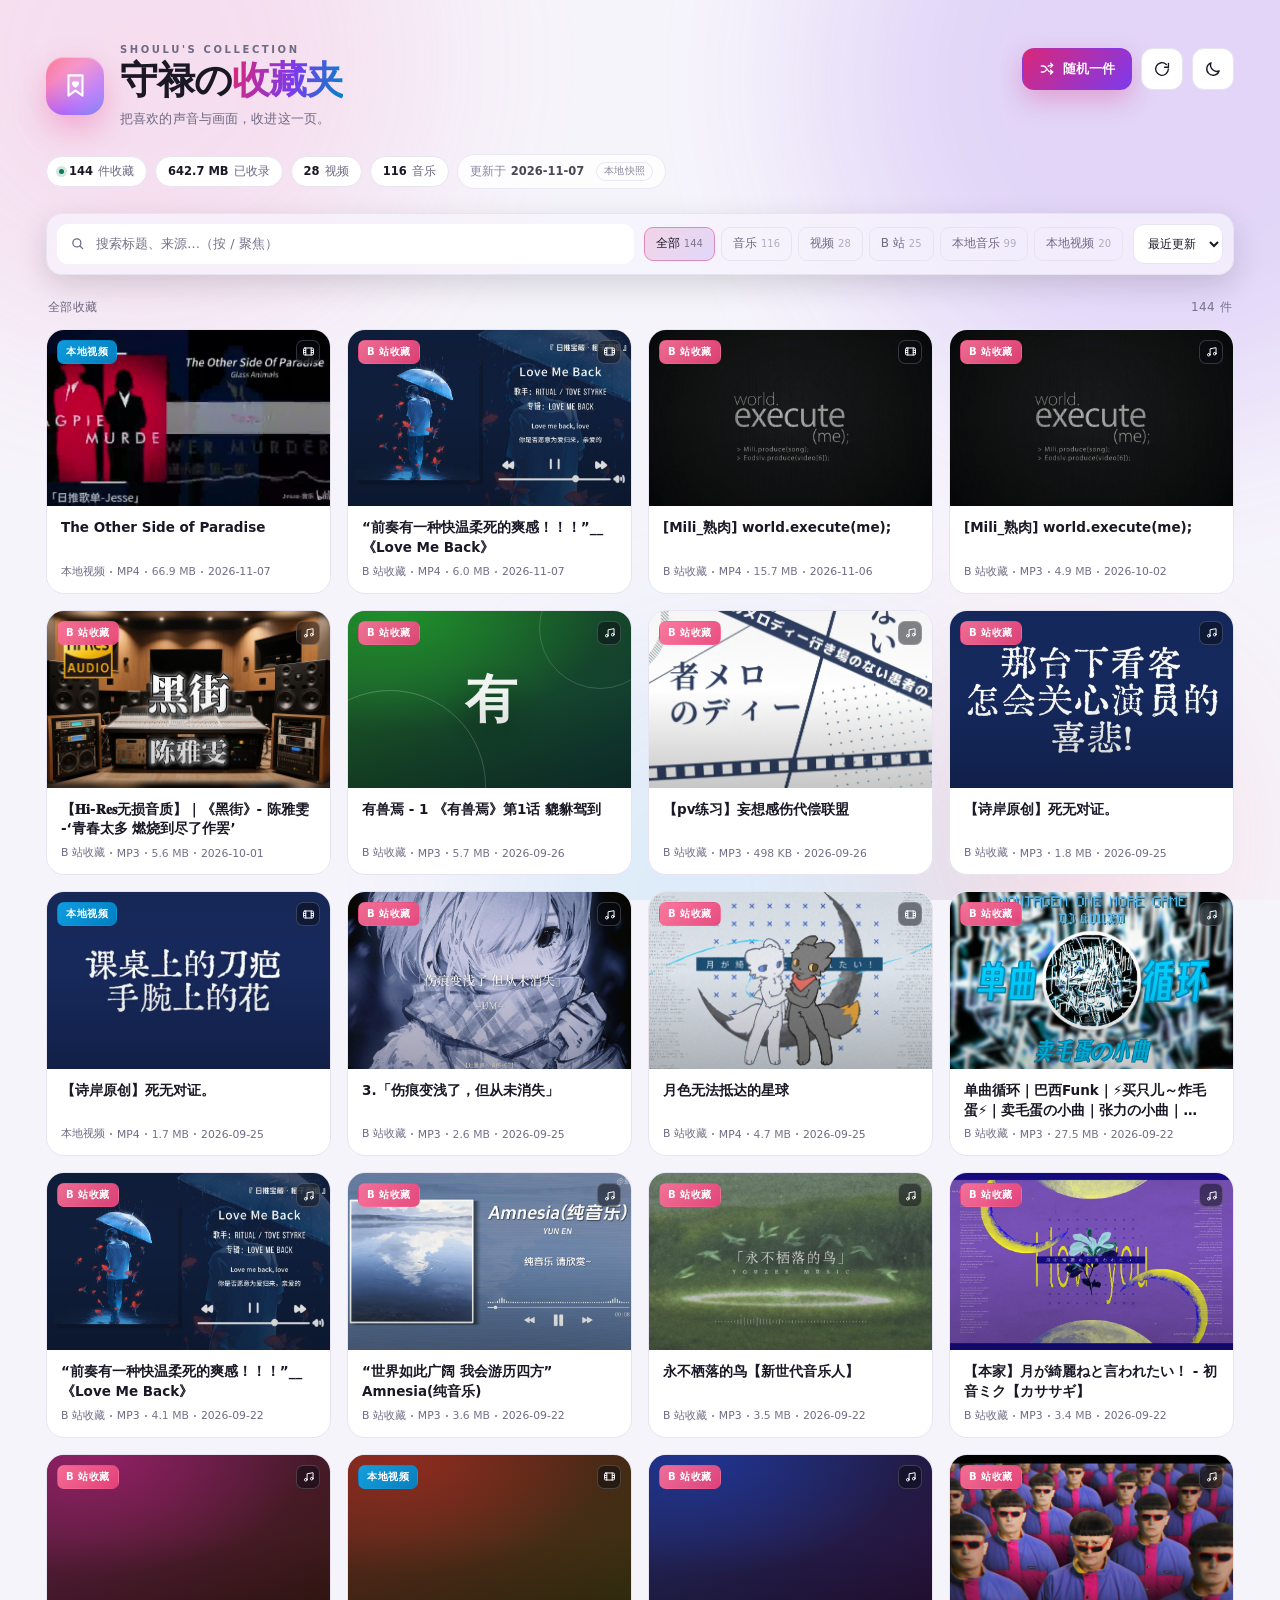
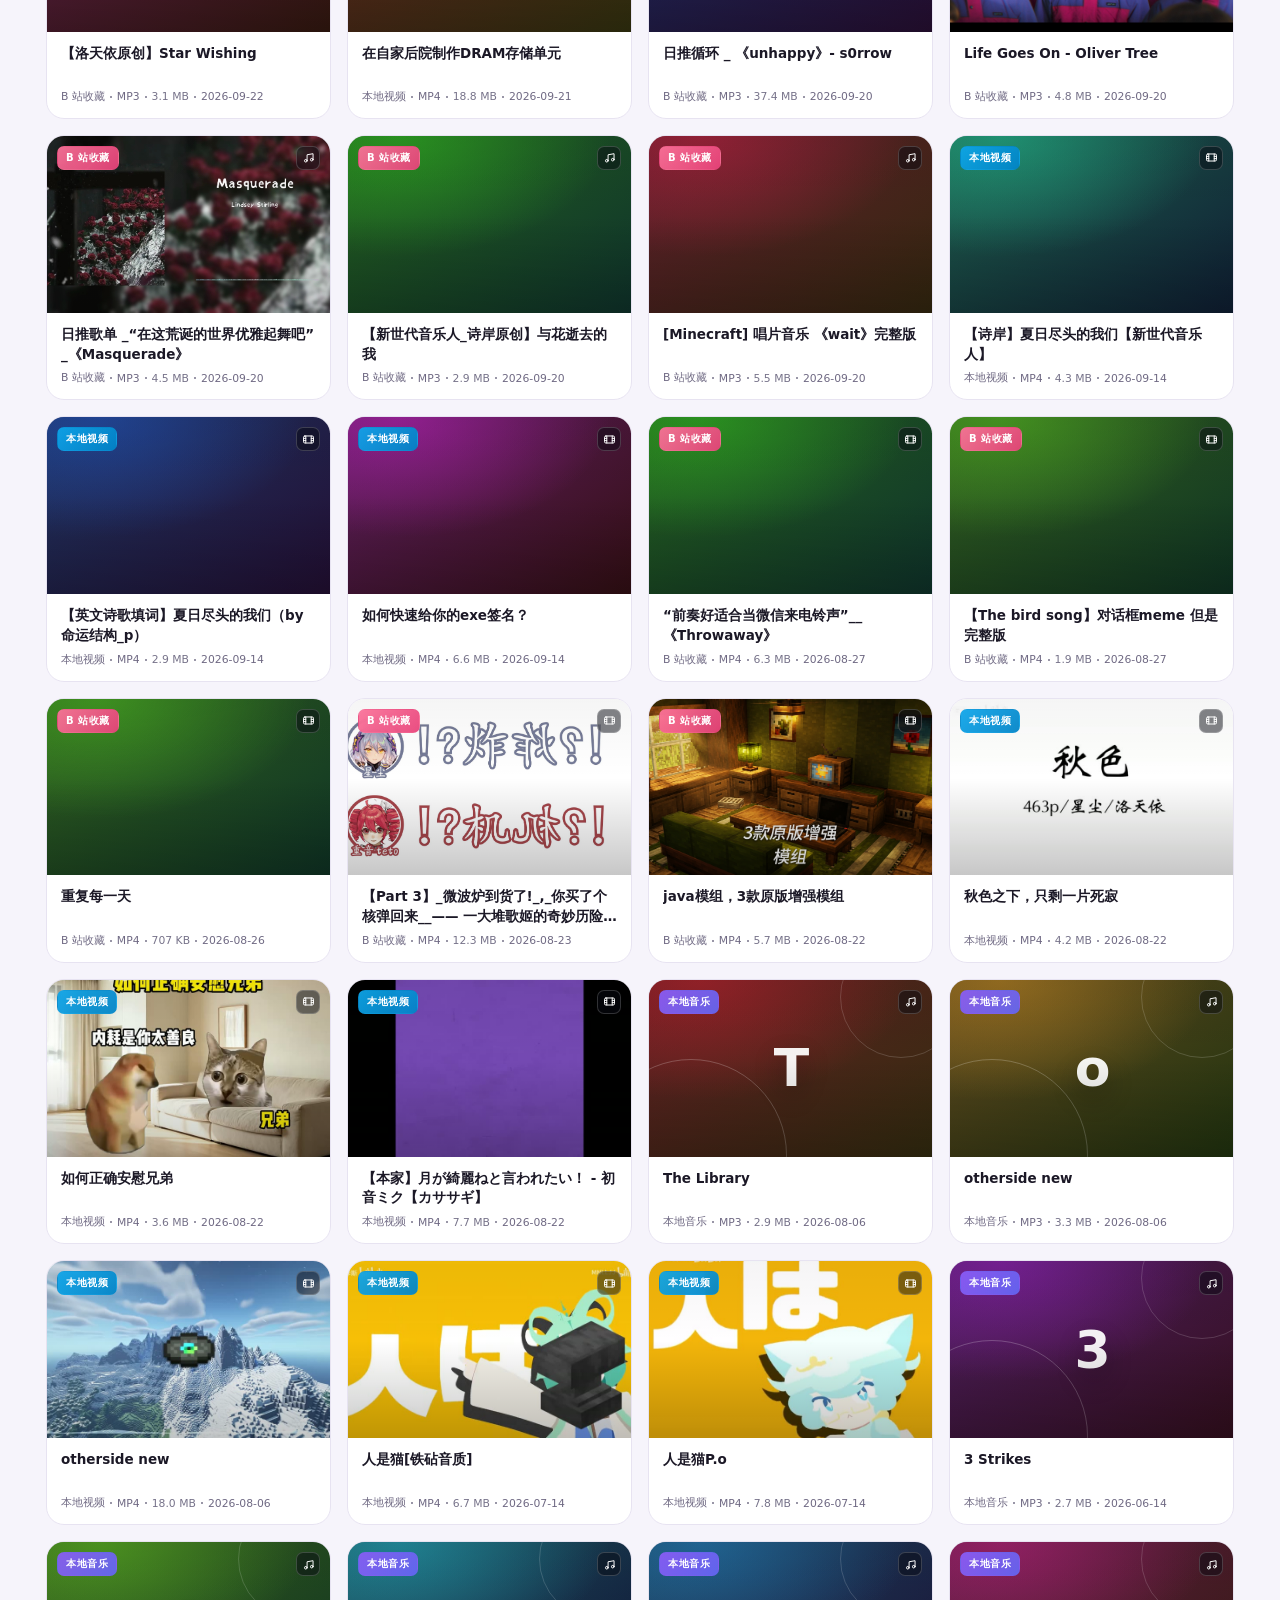
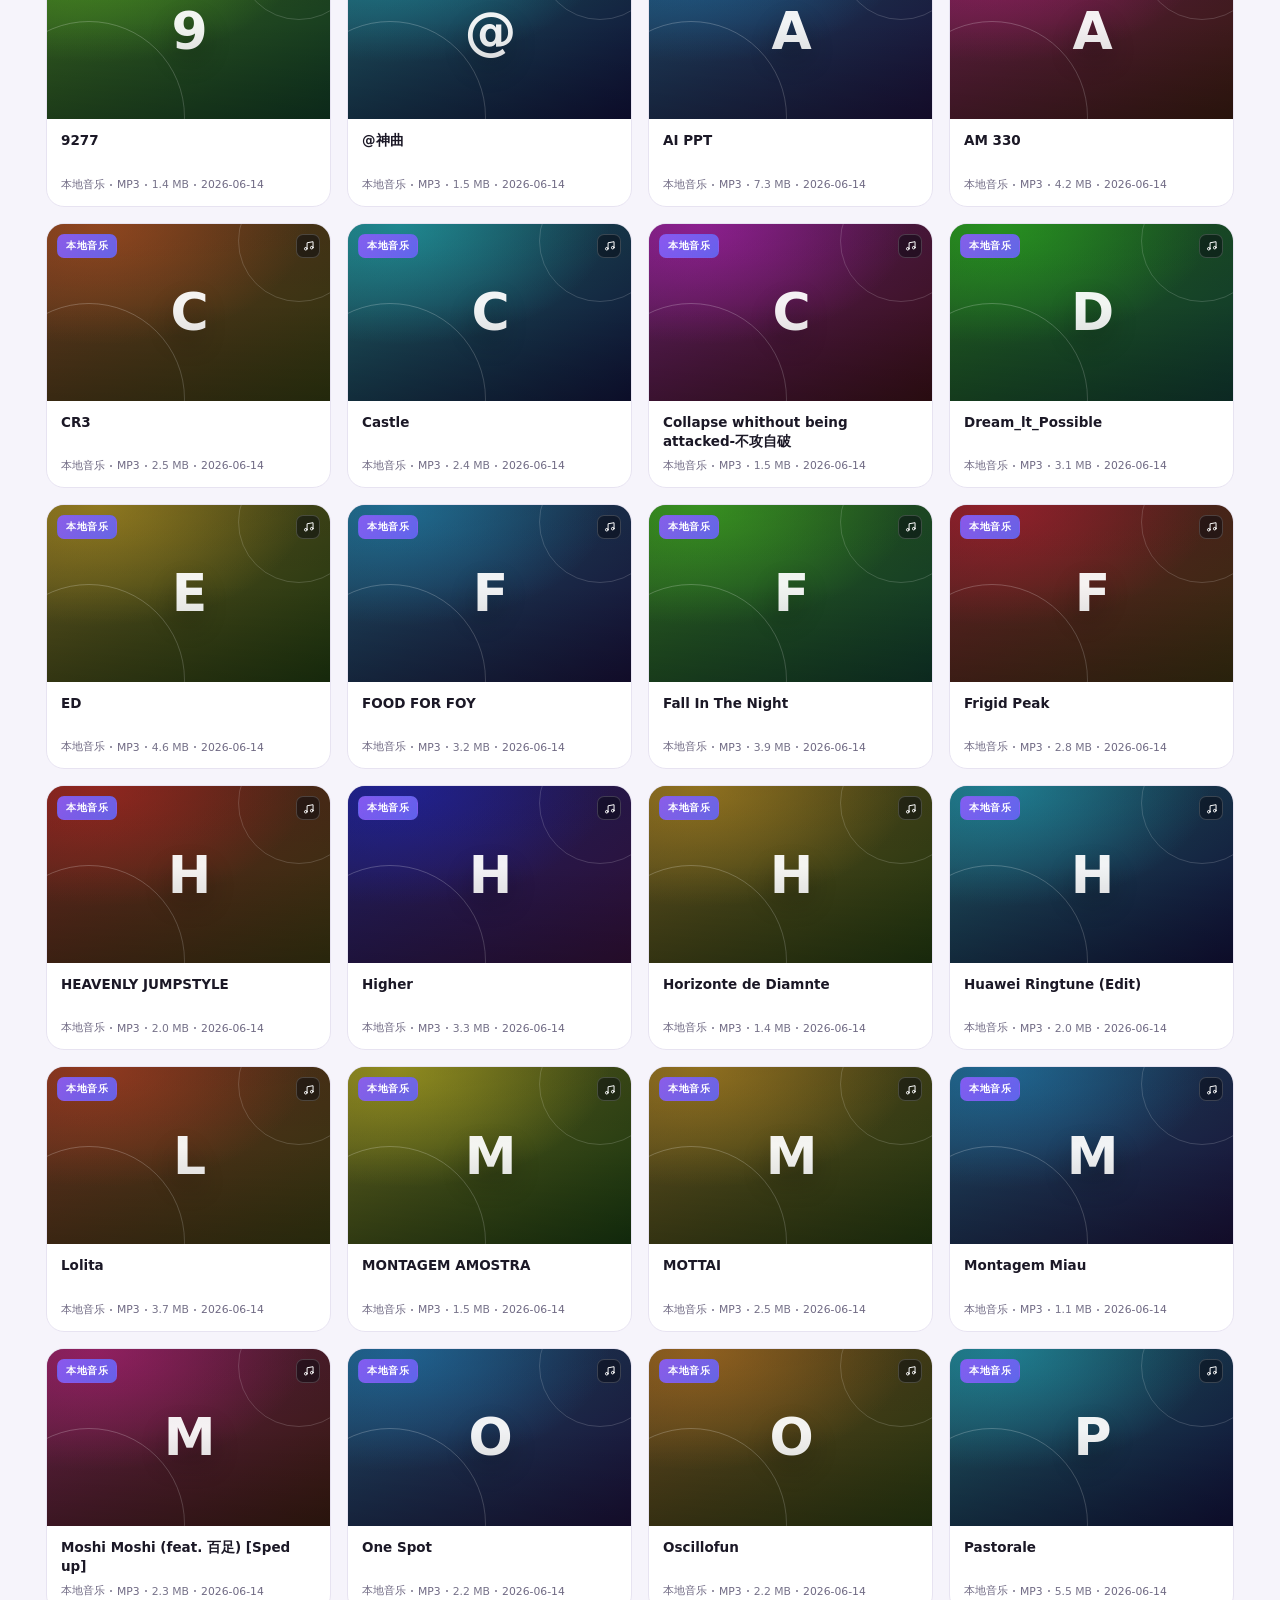
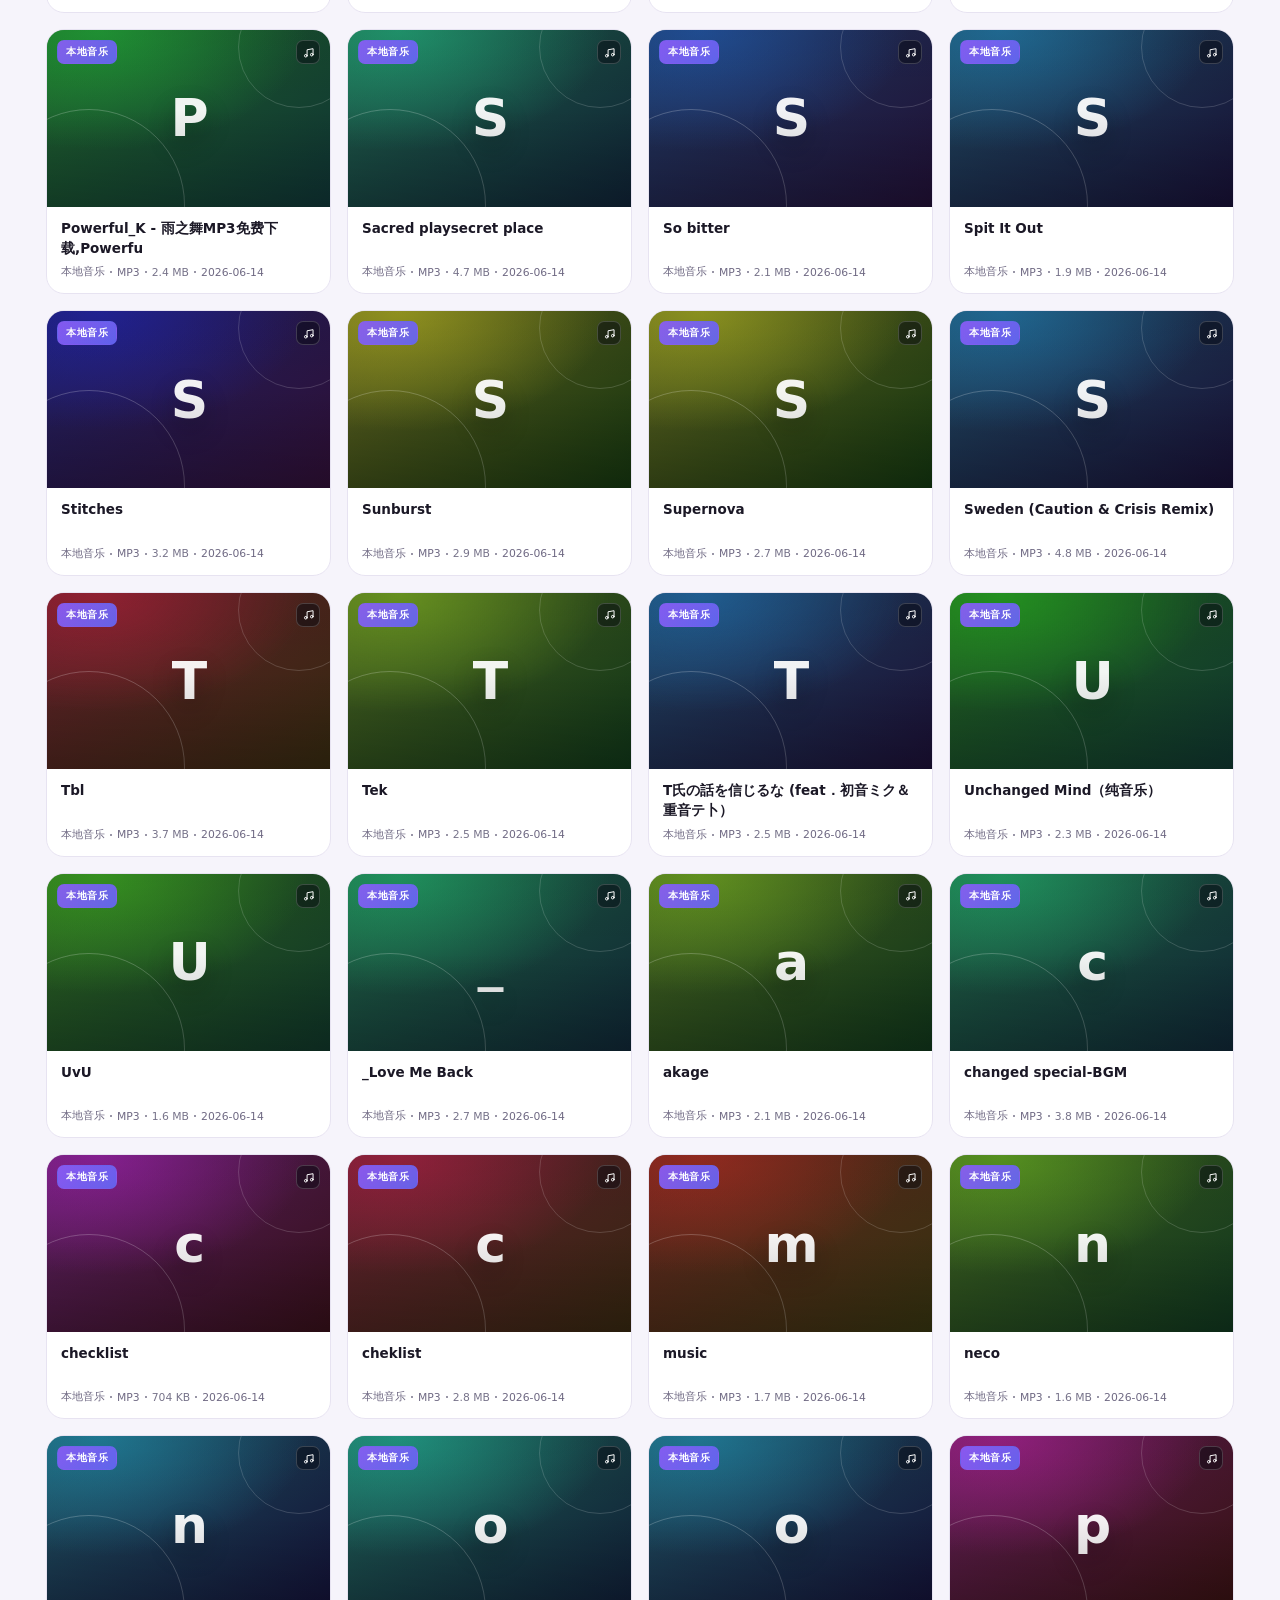
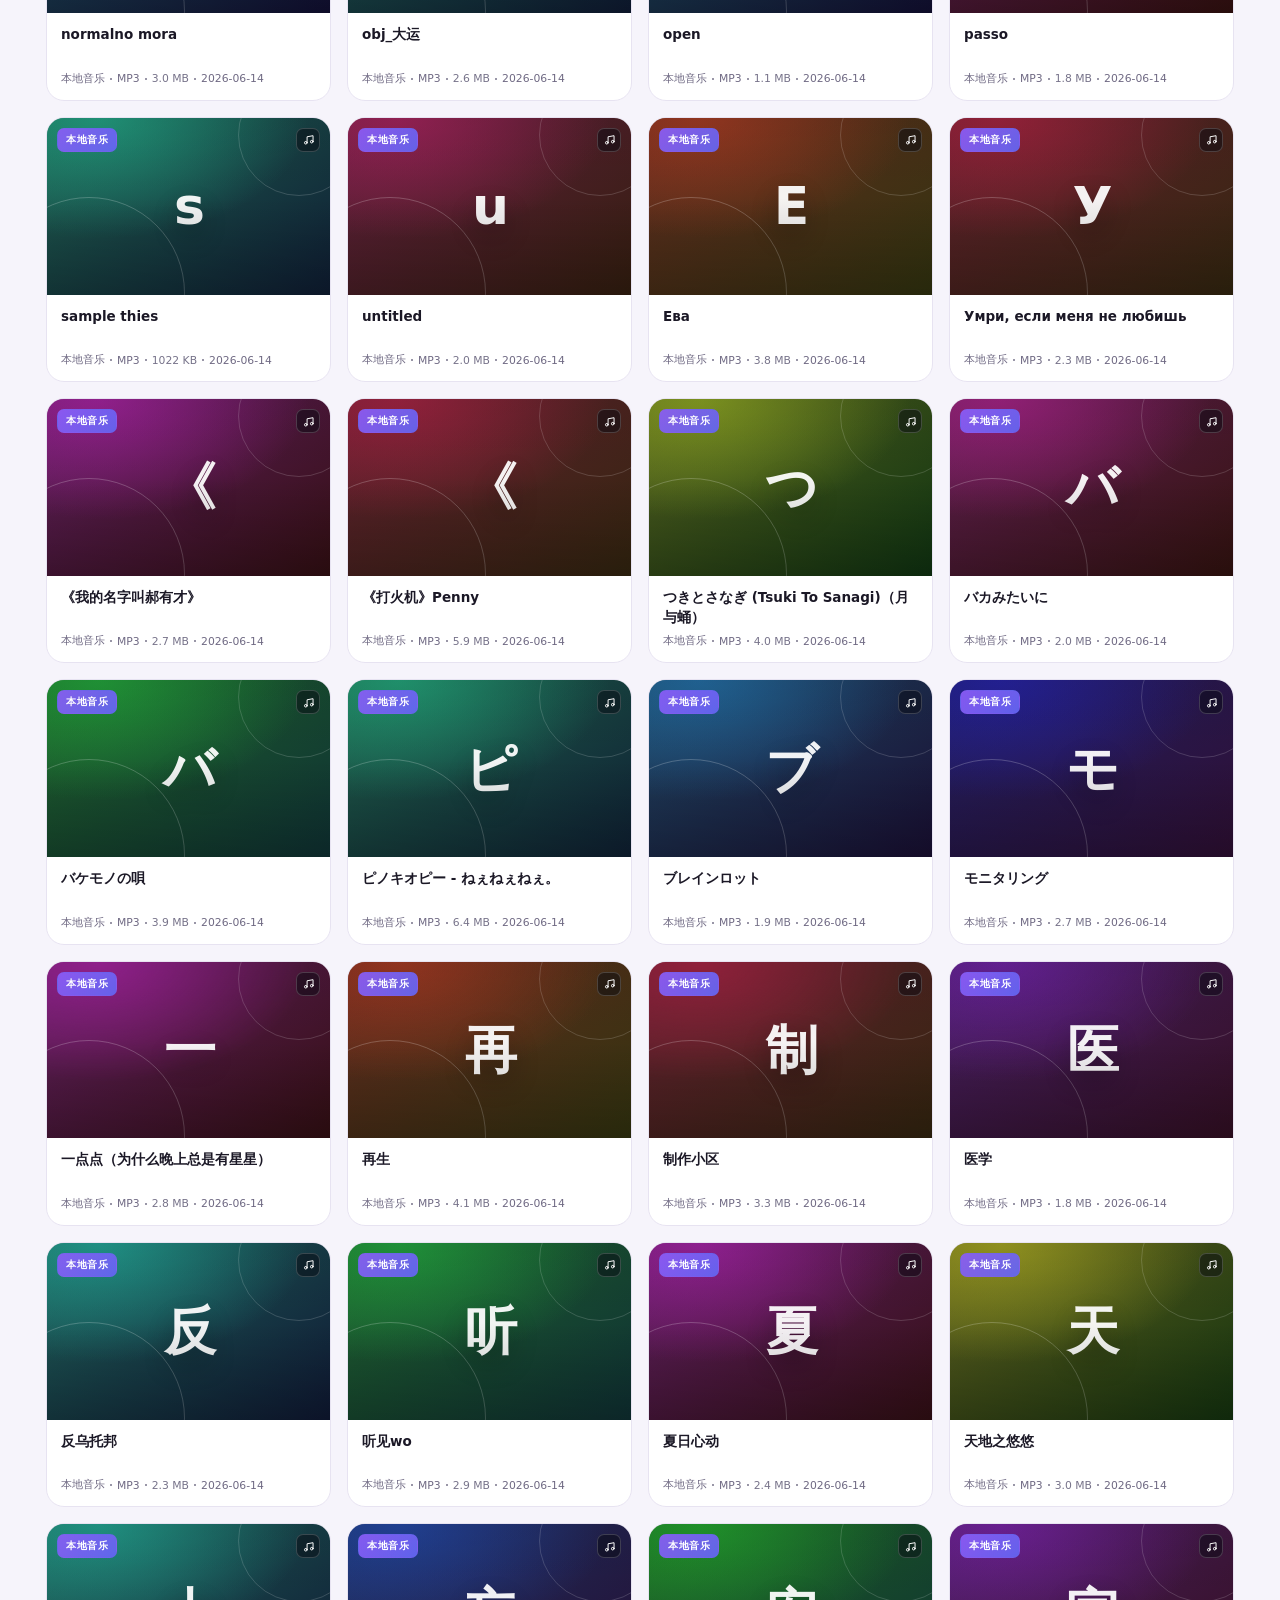
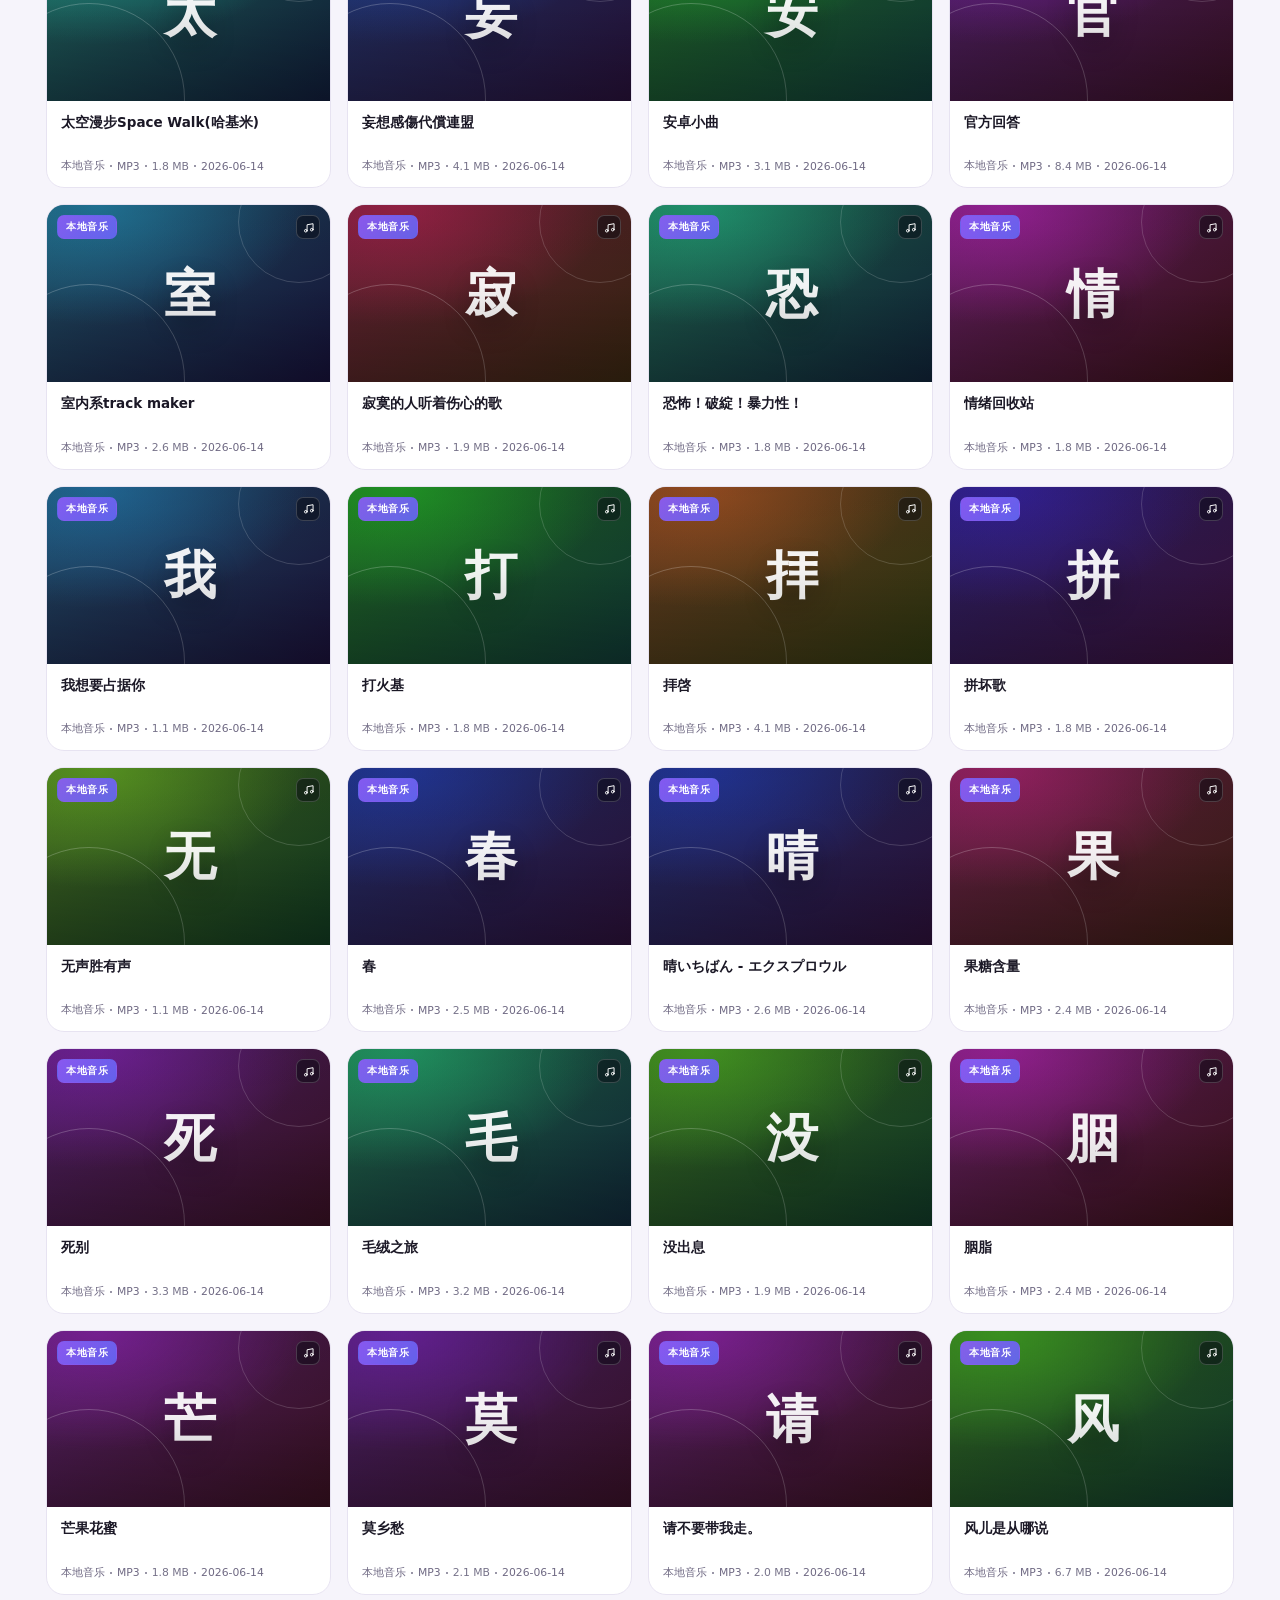
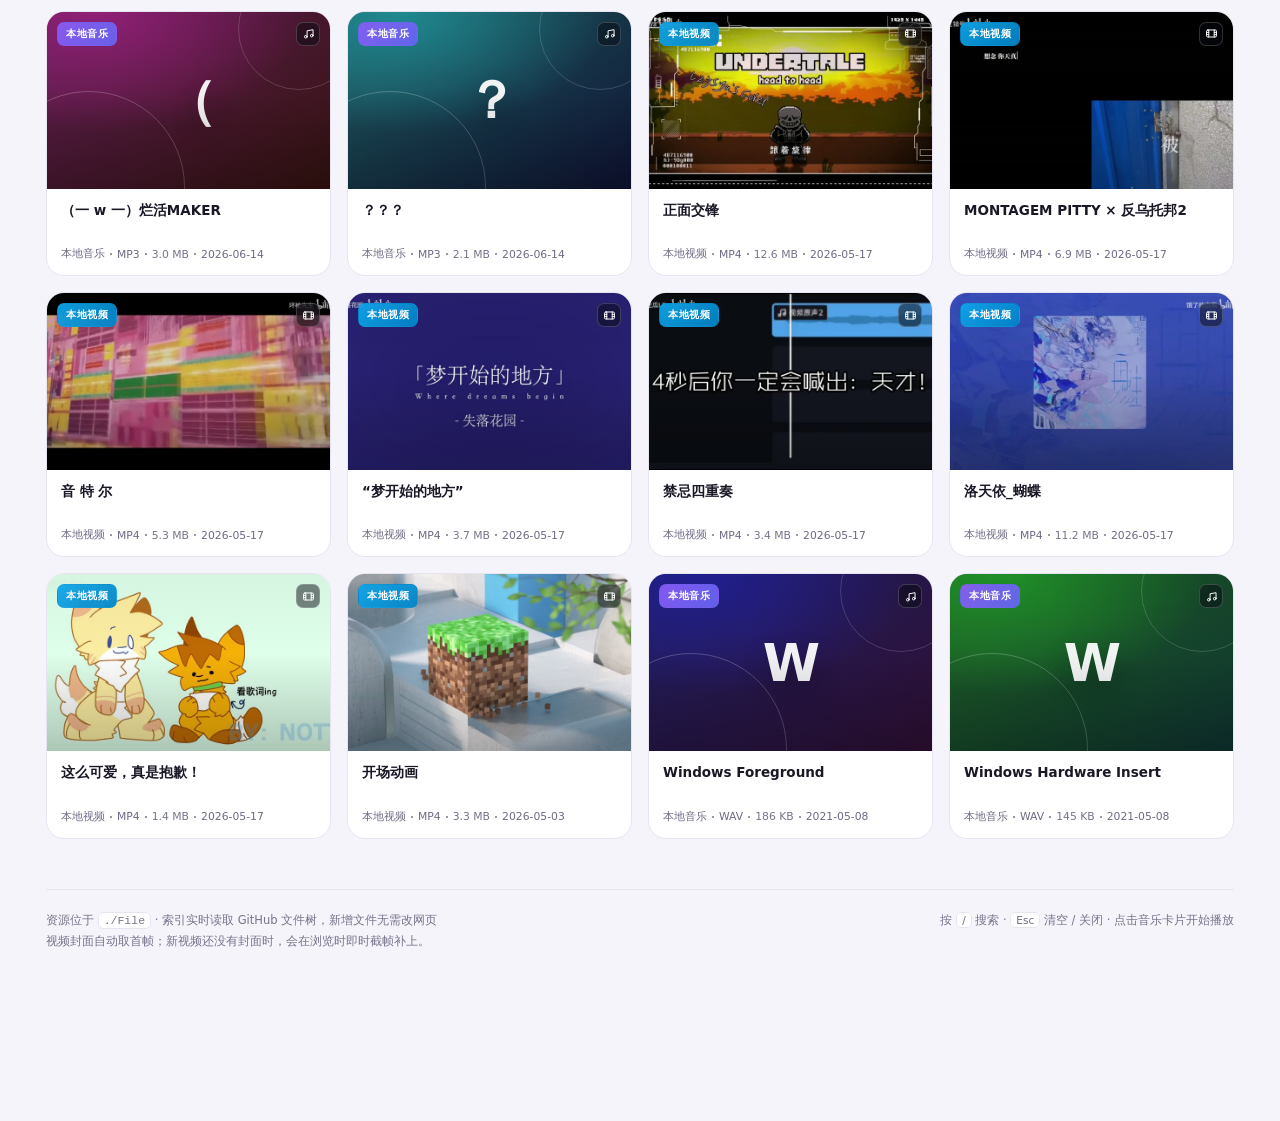
<file: site3.html>
<!DOCTYPE html>
<html lang="zh-CN" data-theme="dark">
<head>
<script>
(function () {
  var KEY = 'win11nav-theme-v21';
  function apply(mode) { document.documentElement.setAttribute('data-theme', mode === 'dark' ? 'dark' : 'light'); }
  try {
    var saved = localStorage.getItem(KEY);
    apply(saved || (window.matchMedia('(prefers-color-scheme: dark)').matches ? 'dark' : 'light'));
  } catch (e) { apply('dark'); }
  window.addEventListener('storage', function (e) {
    if (e.key === KEY && e.newValue) apply(e.newValue);
  });
})();
</script>

<meta charset="UTF-8">
<meta name="viewport" content="width=device-width, initial-scale=1.0">
<meta name="description" content="守禄の收藏夹：B 站收藏、本地音乐与视频的私人媒体库。">
<title>守禄の收藏夹</title>
<style>
  :root{
    --bg:#07090f;
    --bg-soft:#0c0f18;
    --player-bg:rgba(12,15,24,.9);
    --card:#10131b;
    --card-hover:#141823;
    --panel:rgba(255,255,255,.042);
    --panel-2:rgba(255,255,255,.075);
    --border:rgba(255,255,255,.085);
    --border-strong:rgba(255,255,255,.16);
    --text:#f1f2f8;
    --muted:#9aa1b5;
    --dim:#7f879c;
    --accent:#f472b6;
    --accent2:#a78bfa;
    --accent3:#38bdf8;
    --good:#34d399;
    --shadow:0 22px 48px rgba(0,0,0,.46);
    --radius:18px;
    --h:280;
  }
  html[data-theme="light"]{
    --bg:#f6f4fb;
    --bg-soft:#ffffff;
    --player-bg:rgba(255,255,255,.92);
    --card:#ffffff;
    --card-hover:#fdfcff;
    --panel:#ffffff;
    --panel-2:#fbfaff;
    --border:#e7e3f1;
    --border-strong:#dad4e9;
    --text:#1b1826;
    --muted:#6f6983;
    --dim:#77738a;
    --accent:#db2777;
    --accent2:#7c3aed;
    --accent3:#0284c7;
    --good:#0b7a56;
    --shadow:0 22px 44px rgba(39,26,73,.13);
  }

  *{box-sizing:border-box}
  .sr-only{
    position:absolute;width:1px;height:1px;padding:0;margin:-1px;
    overflow:hidden;clip:rect(0,0,0,0);white-space:nowrap;border:0;
  }
  html,body{min-height:100%}
  html{scroll-behavior:smooth}
  body{
    margin:0;
    font-family:system-ui,-apple-system,"Segoe UI","PingFang SC","Microsoft YaHei",sans-serif;
    background:var(--bg);
    color:var(--text);
    -webkit-font-smoothing:antialiased;
    transition:background .25s ease,color .25s ease;
  }
  body.lock{overflow:hidden}
  button{font-family:inherit}
  ::selection{background:color-mix(in srgb,var(--accent) 35%,transparent)}

  /* ---------- 背景光晕 ---------- */
  .bg{position:fixed;inset:0;z-index:0;overflow:hidden;pointer-events:none}
  .bg i{
    position:absolute;display:block;border-radius:50%;filter:blur(90px);
    opacity:.3;animation:drift 20s ease-in-out infinite alternate;
  }
  .bg .g1{width:560px;height:560px;background:#f472b6;top:-220px;left:-140px}
  .bg .g2{width:680px;height:680px;background:#7c3aed;top:-260px;right:-220px;animation-delay:-7s}
  .bg .g3{width:520px;height:520px;background:#0ea5e9;bottom:-280px;left:38%;opacity:.14;animation-delay:-13s}
  .bg .g4{width:360px;height:360px;background:#fb7185;bottom:-120px;right:4%;opacity:.1;animation-delay:-4s}
  html[data-theme="light"] .bg i{opacity:.16}
  html[data-theme="light"] .bg .g3{opacity:.1}
  @keyframes drift{
    from{transform:translate3d(-14px,-8px,0) scale(1)}
    to{transform:translate3d(18px,16px,0) scale(1.07)}
  }

  .app{
    position:relative;z-index:1;
    max-width:1240px;margin:0 auto;
    padding:44px 26px 170px;
  }

  /* ---------- 顶部 ---------- */
  .hero-top{display:flex;align-items:flex-start;justify-content:space-between;gap:24px;flex-wrap:wrap}
  .brand{display:flex;align-items:center;gap:16px;min-width:0}
  .mark{
    position:relative;flex:none;
    width:58px;height:58px;border-radius:18px;
    display:grid;place-items:center;
    color:#fff;
    background:linear-gradient(145deg,#fb7185 0%,#f472b6 30%,#a855f7 68%,#6366f1 100%);
    box-shadow:0 14px 32px rgba(236,72,153,.36),inset 0 1px 0 rgba(255,255,255,.4);
    overflow:hidden;
  }
  .mark::after{
    content:"";position:absolute;inset:-40% -60% auto auto;
    width:90px;height:90px;border-radius:50%;
    background:rgba(255,255,255,.28);filter:blur(16px);
  }
  .mark svg{position:relative;z-index:1;width:29px;height:29px}

  .kicker{
    margin:0 0 4px;
    font-size:10px;font-weight:700;letter-spacing:.26em;
    color:var(--muted);
  }
  h1{
    margin:0;
    font-size:clamp(27px,3.5vw,38px);
    line-height:1.12;
    letter-spacing:-.025em;
    font-weight:800;
  }
  h1 span{
    background:linear-gradient(100deg,var(--accent),var(--accent2) 55%,var(--accent3));
    -webkit-background-clip:text;background-clip:text;
    color:transparent;
  }
  .sub{margin:8px 0 0;font-size:13px;color:var(--muted);letter-spacing:.01em}

  .hero-actions{display:flex;align-items:center;gap:9px;padding-top:4px}
  .btn{
    height:42px;
    display:inline-flex;align-items:center;justify-content:center;gap:8px;
    padding:0 16px;
    border-radius:12px;
    border:1px solid var(--border);
    background:var(--panel);
    color:var(--text);
    font-size:12.5px;font-weight:600;
    cursor:pointer;
    transition:transform .18s ease,background .18s ease,border-color .18s ease,box-shadow .18s ease;
    -webkit-tap-highlight-color:transparent;
  }
  .btn:hover{background:var(--panel-2);border-color:var(--border-strong);transform:translateY(-1px)}
  .btn:active{transform:translateY(0)}
  .btn-primary{
    border-color:transparent;
    color:#fff;
    background:linear-gradient(135deg,var(--accent),var(--accent2));
    box-shadow:0 10px 26px color-mix(in srgb,var(--accent) 30%,transparent);
  }
  .btn-primary:hover{
    background:linear-gradient(135deg,var(--accent),var(--accent2));
    filter:brightness(1.06);
    box-shadow:0 14px 32px color-mix(in srgb,var(--accent) 38%,transparent);
  }
  .icon-btn{width:42px;padding:0}
  .icon-btn svg{width:18px;height:18px}
  .icon-btn.spin svg{animation:spin .9s linear infinite}
  .icon-btn[data-state="live"]{border-color:color-mix(in srgb,var(--good) 42%,var(--border));color:var(--good)}
  @keyframes spin{to{transform:rotate(360deg)}}
  html[data-theme="dark"] .i-sun{display:block}
  html[data-theme="dark"] .i-moon{display:none}
  html[data-theme="light"] .i-sun{display:none}
  html[data-theme="light"] .i-moon{display:block}

  .stats{display:flex;align-items:center;gap:8px;flex-wrap:wrap;margin-top:26px}
  .stat{
    display:inline-flex;align-items:center;gap:5px;
    padding:7px 12px;
    border-radius:999px;
    border:1px solid var(--border);
    background:var(--panel);
    color:var(--muted);
    font-size:11.5px;
    white-space:nowrap;
  }
  .stat b{color:var(--text);font-weight:700;font-variant-numeric:tabular-nums}
  .stat-dim{opacity:.78}
  .stat .dot{width:5px;height:5px;border-radius:50%;background:var(--good);box-shadow:0 0 0 3px color-mix(in srgb,var(--good) 18%,transparent)}
  .index-state{
    font-style:normal;
    margin-left:7px;
    padding:2px 7px;
    border-radius:999px;
    font-size:9.5px;
    letter-spacing:.03em;
    border:1px solid var(--border);
    color:var(--muted);
    white-space:nowrap;
  }
  .index-state[data-live="1"]{
    color:var(--good);
    border-color:color-mix(in srgb,var(--good) 38%,var(--border));
    background:color-mix(in srgb,var(--good) 10%,transparent);
  }

  /* ---------- 工具栏 ---------- */
  .toolbar{
    position:sticky;top:12px;z-index:30;
    display:flex;align-items:center;gap:10px;flex-wrap:wrap;
    margin-top:24px;padding:10px;
    border-radius:16px;
    border:1px solid var(--border);
    background:color-mix(in srgb,var(--bg) 76%,transparent);
    backdrop-filter:blur(18px) saturate(1.3);
    -webkit-backdrop-filter:blur(18px) saturate(1.3);
    box-shadow:0 10px 30px rgba(0,0,0,.14);
  }
  .search{
    flex:1 1 250px;
    display:flex;align-items:center;gap:9px;
    height:40px;padding:0 12px;
    border-radius:11px;
    border:1px solid transparent;
    background:var(--panel);
    transition:background .18s ease,border-color .18s ease,box-shadow .18s ease;
  }
  .search:focus-within{
    background:var(--panel-2);
    border-color:color-mix(in srgb,var(--accent) 55%,var(--border));
    box-shadow:0 0 0 3px color-mix(in srgb,var(--accent) 16%,transparent);
  }
  .search svg{flex:none;color:var(--muted)}
  .search input{
    flex:1;min-width:0;
    border:0;background:none;outline:none;
    color:var(--text);font:inherit;font-size:13px;
  }
  .search input::placeholder{color:var(--dim)}
  .search input::-webkit-search-cancel-button{display:none}
  .clear-search{
    flex:none;width:22px;height:22px;border:0;border-radius:50%;
    display:none;place-items:center;
    background:var(--panel-2);color:var(--muted);
    cursor:pointer;font-size:14px;line-height:1;
  }
  .clear-search.show{display:grid}
  .clear-search:hover{color:var(--text)}

  .chips{display:flex;align-items:center;gap:6px;flex-wrap:wrap;min-width:0}
  .chip{
    height:34px;
    padding:0 11px;
    border-radius:9px;
    border:1px solid var(--border);
    background:transparent;
    color:var(--muted);
    font-size:12px;
    cursor:pointer;
    white-space:nowrap;
    transition:background .18s ease,color .18s ease,border-color .18s ease;
    -webkit-tap-highlight-color:transparent;
  }
  .chip:hover{background:var(--panel);color:var(--text)}
  .chip em{font-style:normal;opacity:.5;margin-left:4px;font-size:10px}
  .chip.on{
    color:var(--text);
    border-color:color-mix(in srgb,var(--accent) 48%,var(--border));
    background:linear-gradient(135deg,color-mix(in srgb,var(--accent) 17%,transparent),color-mix(in srgb,var(--accent2) 17%,transparent));
  }
  .sort{
    margin-left:auto;
    height:40px;
    padding:0 10px;
    border-radius:11px;
    border:1px solid var(--border);
    background:var(--panel);
    color:var(--text);
    font:inherit;font-size:12px;
    outline:none;cursor:pointer;
  }
  .sort:focus{border-color:color-mix(in srgb,var(--accent) 55%,var(--border))}

  /* ---------- 结果与网格 ---------- */
  .result-line{
    display:flex;align-items:center;justify-content:space-between;gap:12px;
    margin:24px 2px 13px;
    font-size:12px;color:var(--muted);letter-spacing:.04em;
  }
  .result-line em{font-style:normal;color:var(--dim);font-variant-numeric:tabular-nums}

  .grid{
    display:grid;
    grid-template-columns:repeat(auto-fill,minmax(232px,1fr));
    gap:16px;
  }

  .card{
    position:relative;
    min-width:0;
    border-radius:var(--radius);
    border:1px solid var(--border);
    background:var(--card);
    overflow:hidden;
    cursor:pointer;
    outline:none;
    transition:transform .26s cubic-bezier(.2,.8,.2,1),border-color .22s ease,box-shadow .22s ease,background .22s ease;
    -webkit-tap-highlight-color:transparent;
  }
  .card:hover{
    transform:translateY(-4px);
    background:var(--card-hover);
    border-color:color-mix(in srgb,var(--accent) 45%,var(--border));
    box-shadow:var(--shadow);
  }
  .card:focus-visible{
    box-shadow:0 0 0 3px color-mix(in srgb,var(--accent) 38%,transparent);
    border-color:color-mix(in srgb,var(--accent) 60%,var(--border));
  }

  .thumb{
    position:relative;
    aspect-ratio:16/10;
    overflow:hidden;
    background:
      radial-gradient(120% 110% at 18% 0%,hsl(var(--h) 68% 42% / .65),transparent 62%),
      linear-gradient(145deg,hsl(var(--h) 52% 25%),hsl(calc(var(--h) + 52) 55% 13%));
  }
  .thumb img{
    display:block;
    width:100%;height:100%;
    object-fit:cover;
    transition:transform .55s cubic-bezier(.2,.8,.2,1),filter .3s ease;
  }
  .card:hover .thumb img{transform:scale(1.045)}
  .thumb::after{
    content:"";
    position:absolute;inset:0;z-index:1;
    background:linear-gradient(180deg,rgba(0,0,0,.1),transparent 38%,rgba(0,0,0,.34));
    pointer-events:none;
  }
  html[data-theme="light"] .thumb::after{
    background:linear-gradient(180deg,rgba(0,0,0,.04),transparent 45%,rgba(0,0,0,.22));
  }
  .thumb.img-broken img{display:none}
  .thumb.img-broken::before{
    content:"";
    position:absolute;inset:0;
    background:
      radial-gradient(circle at 50% 44%,hsl(var(--h) 70% 58% / .28),transparent 46%),
      repeating-linear-gradient(115deg,transparent 0 22px,rgba(255,255,255,.035) 22px 23px);
  }

  .ph{
    position:absolute;inset:0;
    display:grid;place-items:center;
    color:#fff;
    overflow:hidden;
  }
  .ph::before,.ph::after{
    content:"";
    position:absolute;
    border-radius:50%;
    border:1px solid rgba(255,255,255,.22);
  }
  .ph::before{width:190px;height:190px;left:-54px;bottom:-94px}
  .ph::after{width:120px;height:120px;right:-30px;top:-44px;border-color:rgba(255,255,255,.16)}
  .ph .ph-char{
    position:relative;z-index:1;
    font-size:clamp(34px,4.1vw,52px);
    font-weight:800;
    line-height:1;
    letter-spacing:-.04em;
    text-shadow:0 12px 30px rgba(0,0,0,.32);
    opacity:.94;
  }
  .ph .ph-note{
    position:absolute;right:12px;bottom:10px;z-index:1;
    opacity:.42;
  }
  .ph .ph-video{
    position:relative;z-index:1;
    display:flex;flex-direction:column;align-items:center;gap:7px;
    font-size:9px;font-weight:700;letter-spacing:.3em;
    text-transform:uppercase;
    opacity:.8;
  }
  .ph .ph-video svg{width:30px;height:30px;opacity:.85}

  .badge{
    position:absolute;z-index:3;
    display:inline-flex;align-items:center;justify-content:center;
    color:#fff;
    font-size:10px;font-weight:700;letter-spacing:.05em;
    border-radius:7px;
    backdrop-filter:blur(8px);
    -webkit-backdrop-filter:blur(8px);
  }
  .badge-src{
    left:10px;top:10px;
    padding:4px 8px;
    background:rgba(9,11,18,.56);
    border:1px solid rgba(255,255,255,.18);
  }
  .badge-src[data-src="bilibili"]{
    background:linear-gradient(135deg,rgba(251,114,153,.94),rgba(232,67,122,.94));
    border-color:transparent;
  }
  .badge-src[data-src="music"]{
    background:linear-gradient(135deg,rgba(139,92,246,.94),rgba(99,102,241,.94));
    border-color:transparent;
  }
  .badge-src[data-src="video"]{
    background:linear-gradient(135deg,rgba(14,165,233,.94),rgba(2,132,199,.94));
    border-color:transparent;
  }
  .badge-type{
    right:10px;top:10px;
    width:24px;height:24px;
    padding:0;
    background:rgba(9,11,18,.5);
    border:1px solid rgba(255,255,255,.18);
  }
  .badge-type svg{width:13px;height:13px}
  .badge-new{
    left:auto;right:10px;top:auto;bottom:10px;
    padding:3px 7px;
    font-size:9.5px;letter-spacing:.12em;
    background:linear-gradient(135deg,rgba(56,189,248,.95),rgba(139,92,246,.95));
    border:1px solid rgba(255,255,255,.24);
    box-shadow:0 6px 16px rgba(0,0,0,.24);
  }

  .playbtn{
    position:absolute;z-index:4;
    left:50%;top:50%;
    width:48px;height:48px;
    margin:-24px 0 0 -24px;
    border-radius:50%;
    display:grid;place-items:center;
    color:#fff;
    background:rgba(10,12,20,.52);
    border:1px solid rgba(255,255,255,.32);
    backdrop-filter:blur(10px);
    -webkit-backdrop-filter:blur(10px);
    box-shadow:0 12px 30px rgba(0,0,0,.26);
    opacity:0;
    transform:scale(.86);
    transition:opacity .22s ease,transform .22s ease,background .22s ease;
  }
  .playbtn svg{width:19px;height:19px;margin-left:2px}
  .card:hover .playbtn,.card:focus-visible .playbtn{opacity:1;transform:scale(1)}
  .playbtn:hover{background:rgba(10,12,20,.72)}

  .info{padding:12px 14px 14px}
  .info h3{
    margin:0;
    font-size:13.5px;font-weight:650;
    line-height:1.46;
    min-height:2.92em;
    display:-webkit-box;
    -webkit-line-clamp:2;
    -webkit-box-orient:vertical;
    overflow:hidden;
    word-break:break-word;
  }
  .info p{
    margin:7px 0 0;
    display:flex;align-items:center;gap:5px;
    font-size:10.8px;color:var(--muted);
    white-space:nowrap;overflow:hidden;text-overflow:ellipsis;
    font-variant-numeric:tabular-nums;
  }
  .info p .sep{width:2px;height:2px;border-radius:50%;background:var(--dim);flex:none}
  .info p .size{color:var(--dim)}

  .empty{
    display:none;
    padding:80px 20px 60px;
    text-align:center;
    color:var(--muted);
  }
  .empty.show{display:block}
  .empty .e-ico{
    width:64px;height:64px;margin:0 auto 16px;
    display:grid;place-items:center;
    border-radius:20px;
    border:1px solid var(--border);
    background:var(--panel);
    color:var(--dim);
  }
  .empty b{display:block;color:var(--text);font-size:15px;margin-bottom:6px}
  .empty span{font-size:12.5px}
  .empty code{
    font-family:ui-monospace,Consolas,monospace;
    font-size:11.5px;
    padding:2px 6px;border-radius:5px;
    background:var(--panel);border:1px solid var(--border);
  }

  footer{
    display:flex;justify-content:space-between;align-items:flex-start;gap:16px;flex-wrap:wrap;
    margin-top:50px;padding-top:20px;
    border-top:1px solid var(--border);
    color:var(--dim);
    font-size:11.5px;line-height:1.8;
  }
  footer b{color:var(--muted);font-weight:600}
  footer code{
    font-family:ui-monospace,Consolas,monospace;
    padding:1px 5px;border-radius:5px;
    border:1px solid var(--border);background:var(--panel);
  }
  kbd{
    font-family:inherit;font-size:10.5px;
    padding:1px 5px;border-radius:5px;
    border:1px solid var(--border);background:var(--panel);
    color:var(--muted);
  }

  /* ---------- 底部播放器 ---------- */
  .player{
    position:fixed;z-index:60;
    left:50%;bottom:18px;
    width:min(1180px,calc(100vw - 32px));
    display:grid;
    grid-template-columns:52px minmax(150px,1.1fr) auto minmax(200px,1.45fr) 96px 32px;
    align-items:center;gap:14px;
    padding:11px 14px;
    border-radius:18px;
    border:1px solid var(--border-strong);
    background:var(--player-bg);
    backdrop-filter:blur(24px) saturate(1.35);
    -webkit-backdrop-filter:blur(24px) saturate(1.35);
    box-shadow:0 24px 64px rgba(0,0,0,.42);
    opacity:0;pointer-events:none;
    transform:translate(-50%,150%);
    transition:transform .42s cubic-bezier(.2,.9,.2,1),opacity .28s ease;
  }
  .player.show{opacity:1;pointer-events:auto;transform:translate(-50%,0)}

  .p-art{
    position:relative;
    width:52px;height:52px;border-radius:12px;overflow:hidden;
    display:grid;place-items:center;
    color:#fff;font-size:20px;font-weight:800;
    background:linear-gradient(145deg,hsl(var(--h) 66% 58%),hsl(calc(var(--h) + 48) 62% 40%));
    box-shadow:0 8px 22px hsl(var(--h) 60% 40% / .28);
  }
  .p-art img{position:absolute;inset:0;width:100%;height:100%;object-fit:cover}
  .p-art span{position:relative;z-index:1}

  .p-meta{min-width:0}
  .p-meta b{
    display:block;
    font-size:12.5px;font-weight:650;
    white-space:nowrap;overflow:hidden;text-overflow:ellipsis;
  }
  .p-meta small{
    display:block;margin-top:3px;
    color:var(--muted);font-size:10.5px;
    white-space:nowrap;overflow:hidden;text-overflow:ellipsis;
  }

  .p-controls{display:flex;align-items:center;gap:4px}
  .p-controls button{
    width:32px;height:32px;padding:0;
    display:grid;place-items:center;
    border:0;border-radius:50%;
    background:transparent;color:var(--muted);
    cursor:pointer;
    transition:background .16s ease,color .16s ease,transform .16s ease;
  }
  .p-controls button:hover{background:var(--panel-2);color:var(--text)}
  .p-controls button:active{transform:scale(.94)}
  .p-controls .p-play{
    width:38px;height:38px;
    color:#fff;
    background:linear-gradient(135deg,var(--accent),var(--accent2));
    box-shadow:0 8px 20px color-mix(in srgb,var(--accent) 28%,transparent);
  }
  .p-controls .p-play:hover{filter:brightness(1.06);background:linear-gradient(135deg,var(--accent),var(--accent2));color:#fff}
  .p-controls svg{width:15px;height:15px}
  .p-controls .p-play svg{width:16px;height:16px}

  .p-timeline{display:flex;align-items:center;gap:8px;min-width:0}
  .p-timeline span{
    flex:none;width:34px;
    font-size:10.5px;color:var(--muted);
    font-variant-numeric:tabular-nums;
    text-align:center;
  }
  .p-timeline input{flex:1;min-width:0}

  .p-vol{display:flex;align-items:center;gap:6px}
  .p-vol button{
    flex:none;width:26px;height:26px;padding:0;
    display:grid;place-items:center;
    border:0;border-radius:50%;background:transparent;color:var(--muted);
    cursor:pointer;
  }
  .p-vol button:hover{color:var(--text);background:var(--panel-2)}
  .p-vol svg{width:15px;height:15px}
  .p-vol input{width:60px;min-width:0}

  .p-close{
    width:30px;height:30px;padding:0;
    display:grid;place-items:center;
    border:0;border-radius:50%;
    background:transparent;color:var(--dim);
    cursor:pointer;font-size:17px;line-height:1;
  }
  .p-close:hover{background:var(--panel-2);color:var(--text)}

  input[type="range"]{
    -webkit-appearance:none;appearance:none;
    height:4px;border-radius:99px;
    background:linear-gradient(90deg,var(--accent) calc(var(--val,0) * 1%),var(--border) 0);
    outline:none;cursor:pointer;
  }
  input[type="range"]::-webkit-slider-thumb{
    -webkit-appearance:none;appearance:none;
    width:12px;height:12px;border-radius:50%;
    background:#fff;
    border:2px solid var(--accent);
    box-shadow:0 2px 8px rgba(0,0,0,.28);
    opacity:0;transition:opacity .16s ease,transform .16s ease;
  }
  input[type="range"]:hover::-webkit-slider-thumb,
  input[type="range"]:focus-visible::-webkit-slider-thumb{opacity:1}
  input[type="range"]::-moz-range-thumb{
    width:10px;height:10px;border-radius:50%;
    background:#fff;border:2px solid var(--accent);
  }

  /* ---------- 视频弹窗 ---------- */
  .modal{
    position:fixed;inset:0;z-index:80;
    display:grid;place-items:center;
    padding:22px;
    opacity:0;pointer-events:none;
    transition:opacity .24s ease;
  }
  .modal.show{opacity:1;pointer-events:auto}
  .modal-back{
    position:absolute;inset:0;
    background:rgba(3,5,10,.74);
    backdrop-filter:blur(10px);
    -webkit-backdrop-filter:blur(10px);
  }
  .modal-card{
    position:relative;
    width:min(980px,100%);
    max-height:calc(100vh - 44px);
    display:flex;flex-direction:column;
    border-radius:22px;
    border:1px solid var(--border-strong);
    background:var(--bg-soft);
    box-shadow:0 44px 110px rgba(0,0,0,.62);
    overflow:hidden;
    transform:translateY(14px) scale(.985);
    transition:transform .28s cubic-bezier(.2,.9,.2,1);
  }
  .modal.show .modal-card{transform:none}
  .m-video{
    position:relative;
    display:grid;place-items:center;
    background:#000;
    aspect-ratio:16/9;
    min-height:0;
  }
  .m-video video{
    position:absolute;inset:0;
    display:block;width:100%;height:100%;
    object-fit:contain;
    background:#000;
  }
  .m-fallback{
    position:absolute;inset:0;z-index:2;
    display:flex;flex-direction:column;align-items:center;justify-content:center;
    gap:9px;padding:24px;text-align:center;
    background:rgba(0,0,0,.78);color:#fff;
  }
  .m-fallback[hidden]{display:none}
  .m-fallback b{font-size:15px}
  .m-fallback p{margin:0;max-width:520px;color:rgba(255,255,255,.72);font-size:11.5px;line-height:1.6}
  .m-fallback-actions{display:flex;gap:8px;flex-wrap:wrap;justify-content:center;margin-top:4px}
  .m-fallback-actions button,
  .m-fallback-actions a{
    height:32px;padding:0 14px;
    display:inline-flex;align-items:center;justify-content:center;
    border-radius:6px;
    border:1px solid rgba(255,255,255,.32);
    background:rgba(255,255,255,.10);
    color:#fff;font:inherit;font-size:11.5px;text-decoration:none;cursor:pointer;
  }
  .m-fallback-actions button:hover,
  .m-fallback-actions a:hover{background:rgba(255,255,255,.20)}
  .m-close{
    position:absolute;z-index:3;
    right:12px;top:12px;
    width:34px;height:34px;padding:0;
    display:grid;place-items:center;
    border-radius:50%;
    border:1px solid rgba(255,255,255,.2);
    background:rgba(8,10,16,.55);
    color:#fff;
    cursor:pointer;
    backdrop-filter:blur(8px);
  }
  .m-close:hover{background:rgba(8,10,16,.78)}
  .m-info{
    display:flex;align-items:flex-end;justify-content:space-between;gap:20px;flex-wrap:wrap;
    padding:17px 20px 20px;
  }
  .m-info .m-text{min-width:0;flex:1 1 320px}
  .m-kicker{font-size:10px;font-weight:700;letter-spacing:.18em;color:var(--accent)}
  .m-info h2{
    margin:5px 0 0;
    font-size:17px;line-height:1.4;font-weight:700;
    word-break:break-word;
  }
  .m-info p{margin:7px 0 0;font-size:11.5px;color:var(--muted);font-variant-numeric:tabular-nums}
  .m-actions{display:flex;align-items:center;gap:7px;flex-wrap:wrap}
  .m-actions button{
    height:34px;
    display:inline-flex;align-items:center;justify-content:center;gap:6px;
    padding:0 12px;
    border-radius:9px;
    border:1px solid var(--border);
    background:var(--panel);
    color:var(--text);
    font-size:11.5px;text-decoration:none;
    cursor:pointer;
    transition:background .16s ease,border-color .16s ease;
  }
  .m-actions button:hover{background:var(--panel-2);border-color:var(--border-strong)}
  .m-actions svg{width:13px;height:13px}

  /* ---------- 提示 ---------- */
  .toast{
    position:fixed;z-index:100;
    left:50%;bottom:100px;
    padding:10px 16px;
    border-radius:10px;
    border:1px solid var(--border-strong);
    background:var(--bg-soft);
    color:var(--text);
    font-size:12px;
    box-shadow:var(--shadow);
    opacity:0;pointer-events:none;
    transform:translate(-50%,16px);
    transition:opacity .22s ease,transform .22s ease;
    max-width:min(420px,calc(100vw - 40px));
    text-align:center;
  }
  .toast.show{opacity:1;transform:translate(-50%,0)}

  /* ---------- 响应式 ---------- */
  @media (max-width:900px){
    .player{
      grid-template-columns:48px minmax(0,1fr) auto 30px;
      grid-template-areas:
        "art meta controls close"
        "time time time time";
      row-gap:8px;column-gap:10px;
      padding:10px 12px;
    }
    .p-art{grid-area:art;width:48px;height:48px}
    .p-meta{grid-area:meta}
    .p-controls{grid-area:controls}
    .p-timeline{grid-area:time}
    .p-vol{display:none}
    .p-close{grid-area:close}
    .p-timeline span{width:30px}
  }
  @media (max-width:720px){
    .app{padding:28px 14px 160px}
    .brand{gap:12px}
    .mark{width:50px;height:50px;border-radius:15px}
    .mark svg{width:25px;height:25px}
    .kicker{font-size:9px}
    .sub{font-size:12px}
    .hero-actions{width:100%;justify-content:flex-start}
    .hero-actions .btn-primary{flex:1}
    .stats{margin-top:20px;gap:6px}
    .stat{padding:6px 10px;font-size:10.8px}
    .toolbar{top:8px;border-radius:14px;padding:8px}
    .search{flex-basis:100%}
    .chips{
      width:100%;
      flex-wrap:nowrap;
      overflow-x:auto;
      padding-bottom:2px;
      scrollbar-width:none;
    }
    .chips::-webkit-scrollbar{display:none}
    .sort{margin-left:0}
    .grid{grid-template-columns:repeat(2,minmax(0,1fr));gap:10px}
    .card{border-radius:14px}
    .info{padding:10px 11px 12px}
    .info h3{font-size:12.5px;min-height:2.9em}
    .info p{font-size:10px}
    .badge-src{left:8px;top:8px;padding:3px 6px;font-size:9px}
    .badge-type{right:8px;top:8px;width:21px;height:21px}
    .playbtn{opacity:.92;transform:none;width:40px;height:40px;margin:-20px 0 0 -20px}
    .playbtn svg{width:16px;height:16px}
    .modal{padding:0}
    .modal-card{width:100%;max-height:100vh;border-radius:0;border:0}
    .modal-card .m-video{aspect-ratio:16/9}
    .m-info{padding:14px 15px 16px;gap:12px}
    .m-info h2{font-size:14.5px}
    .toast{bottom:120px}
    footer{margin-top:36px}
  }
  @media (max-width:340px){
    .grid{grid-template-columns:1fr}
    .info h3{min-height:0}
  }
  @media (prefers-reduced-motion:reduce){
    *,*::before,*::after{animation-duration:.001ms !important;animation-iteration-count:1 !important;transition-duration:.001ms !important;scroll-behavior:auto !important}
  }
</style>
</head>
<body>

<div class="bg" aria-hidden="true"><i class="g1"></i><i class="g2"></i><i class="g3"></i><i class="g4"></i></div>

<div class="app">
  <header>
    <div class="hero-top">
      <div class="brand">
        <div class="mark" aria-hidden="true">
          <svg viewBox="0 0 24 24" fill="none" stroke="currentColor" stroke-width="1.7" stroke-linecap="round" stroke-linejoin="round">
            <path d="M6.2 3.6h11.6v16.8L12 16.2l-5.8 4.2z" fill="rgba(255,255,255,.16)"/>
            <path d="M12 13.9s-3-1.7-3-3.7a1.8 1.8 0 0 1 3-1.3 1.8 1.8 0 0 1 3 1.3c0 2-3 3.7-3 3.7z" fill="currentColor" stroke="none"/>
          </svg>
        </div>
        <div>
          <p class="kicker">SHOULU'S COLLECTION</p>
          <h1>守禄の<span>收藏夹</span></h1>
          <p class="sub">把喜欢的声音与画面，收进这一页。</p>
        </div>
      </div>

      <div class="hero-actions">
        <button class="btn btn-primary" id="randomBtn" title="从当前筛选中随机打开一件">
          <svg viewBox="0 0 24 24" width="16" height="16" fill="none" stroke="currentColor" stroke-width="2" stroke-linecap="round" stroke-linejoin="round">
            <path d="M3.5 7.5h3.2c4.8 0 5.8 9 10.6 9h3.2"/>
            <path d="m17.4 13.4 3.1 3.1-3.1 3.1"/>
            <path d="M3.5 16.5h3.2c1.9 0 3.2-1.4 4.4-3.1"/>
            <path d="M13.6 8.1c1-1 2.2-1.6 3.7-1.6h3.2"/>
            <path d="m17.4 3.4 3.1 3.1-3.1 3.1"/>
          </svg>
          随机一件
        </button>
        <button class="btn icon-btn" id="syncBtn" type="button" data-state="snap" title="重新扫描 File 目录" aria-label="重新扫描 File 目录">
          <svg viewBox="0 0 24 24" fill="none" stroke="currentColor" stroke-width="1.8" stroke-linecap="round" stroke-linejoin="round">
            <path d="M20.4 12a8.4 8.4 0 1 1-2.6-6.1"/>
            <path d="M20.6 4.4v5.2h-5.2"/>
          </svg>
        </button>
        <button class="btn icon-btn" id="themeBtn" title="切换浅色 / 深色" aria-label="切换浅色或深色主题">
          <svg class="i-sun" viewBox="0 0 24 24" fill="none" stroke="currentColor" stroke-width="1.8" stroke-linecap="round">
            <circle cx="12" cy="12" r="4.1"/>
            <path d="M12 2.4v2.3M12 19.3v2.3M2.4 12h2.3M19.3 12h2.3M5.2 5.2l1.6 1.6M17.2 17.2l1.6 1.6M18.8 5.2l-1.6 1.6M6.8 17.2l-1.6 1.6"/>
          </svg>
          <svg class="i-moon" viewBox="0 0 24 24" fill="none" stroke="currentColor" stroke-width="1.8" stroke-linecap="round" stroke-linejoin="round">
            <path d="M20.2 14.6A8.3 8.3 0 0 1 9.4 3.8a8.5 8.5 0 1 0 10.8 10.8Z"/>
          </svg>
        </button>
      </div>
    </div>

    <div class="stats">
      <span class="stat"><span class="dot"></span><b id="stTotal">—</b> 件收藏</span>
      <span class="stat"><b id="stSize">—</b> 已收录</span>
      <span class="stat"><b id="stVideo">—</b> 视频</span>
      <span class="stat"><b id="stMusic">—</b> 音乐</span>
      <span class="stat stat-dim">更新于 <b id="stDate">—</b><i class="index-state" id="indexState" data-live="0">本地快照</i></span>
    </div>
  </header>

  <div class="toolbar">
    <label class="search" for="search">
      <svg viewBox="0 0 24 24" width="15" height="15" fill="none" stroke="currentColor" stroke-width="2" stroke-linecap="round">
        <circle cx="11" cy="11" r="6.4"/><path d="M16 16l4.2 4.2"/>
      </svg>
      <input id="search" type="search" placeholder="搜索标题、来源…（按 / 聚焦）" autocomplete="off" spellcheck="false">
      <button class="clear-search" id="clearSearch" type="button" aria-label="清空搜索">×</button>
    </label>
    <div class="chips" id="chips"></div>
    <select class="sort" id="sort" aria-label="排序方式">
      <option value="recent">最近更新</option>
      <option value="title">按标题</option>
      <option value="size">按大小</option>
    </select>
  </div>

  <main>
    <h2 class="sr-only">收藏列表</h2>
    <div class="result-line">
      <span id="resultText">全部收藏</span>
      <em id="resultCount"></em>
    </div>
    <section class="grid" id="grid" aria-live="polite"></section>
    <div class="empty" id="empty">
      <div class="e-ico">
        <svg viewBox="0 0 24 24" width="27" height="27" fill="none" stroke="currentColor" stroke-width="1.7" stroke-linecap="round" stroke-linejoin="round">
          <path d="M4 7.5A2.5 2.5 0 0 1 6.5 5H10l2 2.3h5.5A2.5 2.5 0 0 1 20 9.8v7.7a2.5 2.5 0 0 1-2.5 2.5h-11A2.5 2.5 0 0 1 4 17.5z"/>
          <path d="M9 13.5h6M12 10.5v6"/>
        </svg>
      </div>
      <b>没有找到匹配的收藏</b>
      <span id="emptyHint">换个关键词，或者把文件放进 <code>File</code> 文件夹，推送后自动收录。</span>
    </div>
  </main>

  <footer>
    <span>资源位于 <code>./File</code> · 索引实时读取 GitHub 文件树，新增文件无需改网页<br>
      视频封面自动取首帧；新视频还没有封面时，会在浏览时即时截帧补上。</span>
    <span>按 <kbd>/</kbd> 搜索 · <kbd>Esc</kbd> 清空 / 关闭 · 点击音乐卡片开始播放</span>
  </footer>
</div>

<!-- 底部音乐播放器 -->
<div class="player" id="player" aria-hidden="true" inert>
  <div class="p-art" id="pArt"><span id="pArtChar">♪</span></div>
  <div class="p-meta">
    <b id="pTitle">未在播放</b>
    <small id="pSub">—</small>
  </div>
  <div class="p-controls">
    <button id="pPrev" type="button" title="上一首" aria-label="上一首">
      <svg viewBox="0 0 24 24" fill="none" stroke="currentColor" stroke-width="2" stroke-linecap="round" stroke-linejoin="round"><path d="M6 5.5v13"/><path d="M18 6.2 9.5 12l8.5 5.8z" fill="currentColor" stroke="none"/></svg>
    </button>
    <button class="p-play" id="pPlay" type="button" title="播放 / 暂停" aria-label="播放或暂停">
      <svg viewBox="0 0 24 24" fill="currentColor"><path d="M8 5.2v13.6L19 12z"/></svg>
    </button>
    <button id="pNext" type="button" title="下一首" aria-label="下一首">
      <svg viewBox="0 0 24 24" fill="none" stroke="currentColor" stroke-width="2" stroke-linecap="round" stroke-linejoin="round"><path d="M18 5.5v13"/><path d="M6 6.2 14.5 12 6 17.8z" fill="currentColor" stroke="none"/></svg>
    </button>
  </div>
  <div class="p-timeline">
    <span id="pCur">0:00</span>
    <input id="pSeek" type="range" min="0" max="1000" value="0" aria-label="播放进度">
    <span id="pDur">0:00</span>
  </div>
  <div class="p-vol">
    <button id="pMute" type="button" title="静音" aria-label="静音">
      <svg viewBox="0 0 24 24" fill="none" stroke="currentColor" stroke-width="1.8" stroke-linecap="round" stroke-linejoin="round"><path d="M4 9.5h3.2L12 5.5v13L7.2 14.5H4z"/><path d="M16 9.2a4 4 0 0 1 0 5.6M18.7 6.6a7.6 7.6 0 0 1 0 10.8"/></svg>
    </button>
    <input id="pVol" type="range" min="0" max="1" step="0.01" value="0.8" aria-label="音量">
  </div>
  <button class="p-close" id="pClose" type="button" title="关闭播放器" aria-label="关闭播放器">×</button>
  <audio id="audio" preload="metadata"></audio>
</div>

<!-- 视频弹窗 -->
<div class="modal" id="modal" aria-hidden="true" inert>
  <div class="modal-back" data-close></div>
  <div class="modal-card" role="dialog" aria-modal="true" aria-labelledby="mTitle">
    <button class="m-close" data-close type="button" aria-label="关闭">×</button>
    <div class="m-video">
      <video id="mVideo" controls controlslist="nodownload" draggable="false" playsinline preload="metadata"></video>
      <div class="m-fallback" id="mVideoFallback" hidden>
        <b>视频加载失败</b>
        <p>可能是网络波动或浏览器编码支持问题。可以重试，或直接打开原视频播放。</p>
        <div class="m-fallback-actions">
          <button type="button" id="mVideoRetry">重试</button>
          <a id="mVideoOpen" href="#" target="_blank" rel="noopener">打开原视频</a>
        </div>
      </div>
    </div>
    <div class="m-info">
      <div class="m-text">
        <span class="m-kicker" id="mKicker">VIDEO</span>
        <h2 id="mTitle">—</h2>
        <p id="mMeta">—</p>
      </div>
      <div class="m-actions">
        <button id="mPrev" type="button">上一个</button>
        <button id="mNext" type="button">下一个</button>
      </div>
    </div>
  </div>
</div>

<div class="toast" id="toast" role="status"></div>

<script src="File/manifest.js"></script>
<script>
(function () {
  'use strict';

  /* =========================================================
     数据层
     - 优先读取 GitHub 文件树：往 File 里丢新文件，网页自动收录
     - 失败时回退到 File/manifest.js 快照，离线也能看
     ========================================================= */
  const SNAPSHOT = window.FAVORITES || { items: [], counts: {}, generated: '', totalSize: 0 };
  const REPO = window.SHOULU_REPO || { owner: 'Shou-Lu', name: 'Shou-Lu.github.io', branch: 'main' };
  const MEDIA_DIR = /^File\/(bilibili|music|videos)\//i;
  const VIDEO_EXT = /^(MP4|MKV|MOV|WEBM|AVI|M4V)$/;
  const AUDIO_EXT = /^(MP3|WAV|FLAC|M4A|OGG|AAC|OPUS)$/;
  const COVER_EXT = ['.jpg', '.jpeg', '.png', '.webp'];
  const CACHE_KEY = 'shoulu-fav-index-v2';
  const SEEN_KEY = 'shoulu-fav-seen-v2';
  const CACHE_TTL = 20 * 60 * 1000;

  let ITEMS = [];
  let BY_ID = new Map();
  let META = { generated: '', totalSize: 0, counts: {} };
  let isLive = false;
  let snapshotByPath = new Map();
  let syncing = false;

  const seen = (() => {
    try { return JSON.parse(localStorage.getItem(SEEN_KEY) || '{}') || {}; } catch (e) { return {}; }
  })();

  function saveSeen() {
    try { localStorage.setItem(SEEN_KEY, JSON.stringify(seen)); } catch (e) { /* 忽略 */ }
  }

  const posix = p => String(p || '').replace(/\\/g, '/');

  function extOf(path) {
    const m = /\.([a-z0-9]+)$/i.exec(path);
    return m ? m[1].toUpperCase() : '';
  }

  function kindOf(ext) {
    if (VIDEO_EXT.test(ext)) return 'video';
    if (AUDIO_EXT.test(ext)) return 'music';
    return '';
  }

  function sourceOf(path) {
    if (/^File\/bilibili\//i.test(path)) return 'bilibili';
    if (/^File\/videos\//i.test(path)) return 'video';
    return 'music';
  }

  /* 旧导入脚本留下的 “xxx(1).mp3” 一律视为重复副本，不收录 */
  function isDuplicate(path) {
    return /\(\d+\)\.[a-z0-9]+$/i.test(path);
  }

  function hashId(path) {
    let h = 5381;
    for (let i = 0; i < path.length; i++) h = ((h << 5) + h + path.charCodeAt(i)) >>> 0;
    return 'auto-' + h.toString(16);
  }

  function isoDay(ts) {
    const d = new Date(ts);
    const p = n => String(n).padStart(2, '0');
    return d.getFullYear() + '-' + p(d.getMonth() + 1) + '-' + p(d.getDate());
  }

  function indexSnapshot() {
    const map = new Map();
    (SNAPSHOT.items || []).forEach(it => {
      if (it && it.file) map.set(posix(it.file), it);
    });
    return map;
  }

  function computeMeta(items) {
    let totalSize = 0;
    let latest = 0;
    items.forEach(i => {
      totalSize += Number(i.size) || 0;
      if (Number(i.ts) > latest) latest = Number(i.ts);
    });
    return {
      totalSize,
      generated: latest ? isoDay(latest) : (SNAPSHOT.generated || '').slice(0, 10),
      counts: {
        all: items.length,
        music: items.filter(i => i.type === 'music').length,
        video: items.filter(i => i.type === 'video').length,
        bilibili: items.filter(i => i.source === 'bilibili').length,
        musicLocal: items.filter(i => i.source === 'music').length,
        videoLocal: items.filter(i => i.source === 'video').length
      }
    };
  }

  function applyItems(items, opts) {
    ITEMS = (items || []).filter(Boolean);
    BY_ID = new Map(ITEMS.map(i => [i.id, i]));
    META = computeMeta(ITEMS);
    isLive = !!(opts && opts.live);
    updateStats();
    renderChips();
    render();
  }

  /* 把 GitHub 文件树转成条目：目录即数据，新增文件无需改网页 */
  function buildFromTree(tree) {
    const paths = new Set();
    tree.forEach(n => { if (n && n.type === 'blob') paths.add(posix(n.path)); });

    const out = [];
    tree.forEach(n => {
      if (!n || n.type !== 'blob') return;
      const path = posix(n.path);
      if (!MEDIA_DIR.test(path)) return;
      if (/_cover\.(jpe?g|png|webp|gif)$/i.test(path)) return;
      if (isDuplicate(path)) return;
      const ext = extOf(path);
      const type = kindOf(ext);
      if (!type) return;

      const meta = snapshotByPath.get(path) || {};
      const dir = path.slice(0, path.lastIndexOf('/'));
      const base = path.slice(path.lastIndexOf('/') + 1).replace(/\.[^.]+$/, '');

      let cover = '';
      for (let i = 0; i < COVER_EXT.length; i++) {
        const candidate = dir + '/' + base + '_cover' + COVER_EXT[i];
        if (paths.has(candidate)) { cover = candidate; break; }
      }
      if (!cover && meta.cover && paths.has(posix(meta.cover))) cover = posix(meta.cover);

      const source = sourceOf(path);
      let ts = Number(meta.ts) || 0;
      const isNew = !meta.id;
      if (!ts) {
        if (!seen[path]) seen[path] = Date.now();
        ts = Number(seen[path]) || Date.now();
      }

      out.push({
        id: meta.id || hashId(path),
        title: meta.title || base,
        type,
        source,
        file: path,
        audio: type === 'music' ? path : null,
        video: type === 'video' ? path : null,
        cover,
        size: Number(n.size || meta.size) || 0,
        date: meta.date || (ts ? isoDay(ts) : ''),
        ts,
        ext,
        fresh: isNew && Date.now() - ts < 14 * 864e5
      });
    });

    saveSeen();
    return out;
  }

  function readCache() {
    try {
      const raw = JSON.parse(localStorage.getItem(CACHE_KEY) || 'null');
      if (!raw || !Array.isArray(raw.items) || !raw.at) return null;
      return raw;
    } catch (e) { return null; }
  }

  function writeCache(items) {
    try { localStorage.setItem(CACHE_KEY, JSON.stringify({ at: Date.now(), items })); } catch (e) { /* 忽略 */ }
  }

  async function fetchTree() {
    const url = 'https://api.github.com/repos/' + REPO.owner + '/' + REPO.name +
      '/git/trees/' + encodeURIComponent(REPO.branch) + '?recursive=1';
    const res = await fetch(url, {
      cache: 'no-store',
      headers: { Accept: 'application/vnd.github+json' }
    });
    if (!res.ok) throw new Error('GitHub API ' + res.status);
    const json = await res.json();
    if (!json || !Array.isArray(json.tree)) throw new Error('invalid tree');
    return json.tree;
  }

  function setSyncState(mode) {
    const btn = $('#syncBtn');
    if (!btn) return;
    btn.classList.toggle('spin', mode === 'busy');
    btn.dataset.state = mode;
    btn.title = mode === 'busy' ? '正在扫描 File 目录…'
      : mode === 'live' ? '实时索引：已连接 GitHub，最新 ' + ITEMS.length + ' 件'
      : '当前为本地快照，点击重新扫描';
  }

  async function syncIndex(opts) {
    if (syncing) return false;
    syncing = true;
    setSyncState('busy');
    try {
      const tree = await fetchTree();
      const items = buildFromTree(tree);
      if (!items.length) throw new Error('empty');
      writeCache(items);
      applyItems(items, { live: true });
      setSyncState('live');
      if (opts && opts.toast) toast('已同步 ' + items.length + ' 件，含最新加入的文件');
      return true;
    } catch (e) {
      setSyncState('snap');
      if (opts && opts.toast) toast('实时同步失败，继续使用本地快照');
      return false;
    } finally {
      syncing = false;
    }
  }

  function snapshotItems() {
    return (SNAPSHOT.items || [])
      .filter(it => it && it.file && !isDuplicate(posix(it.file)))
      .map(it => ({ ...it, fresh: false }));
  }

  const SOURCE_LABEL = {
    bilibili: 'B 站收藏',
    music: '本地音乐',
    video: '本地视频'
  };
  const SOURCE_SHORT = {
    bilibili: 'B 站',
    music: '音乐',
    video: '视频'
  };

  const I = {
    play: '<svg viewBox="0 0 24 24" fill="currentColor"><path d="M8 5.2v13.6L19 12z"/></svg>',
    pause: '<svg viewBox="0 0 24 24" fill="currentColor"><rect x="7" y="5" width="3.5" height="14" rx="1.1"/><rect x="13.5" y="5" width="3.5" height="14" rx="1.1"/></svg>',
    note: '<svg viewBox="0 0 24 24" fill="none" stroke="currentColor" stroke-width="1.8" stroke-linecap="round" stroke-linejoin="round"><circle cx="7" cy="18" r="2.4"/><circle cx="18" cy="16" r="2.4"/><path d="M9.4 18V7l11-2v11"/></svg>',
    film: '<svg viewBox="0 0 24 24" fill="none" stroke="currentColor" stroke-width="1.8" stroke-linecap="round" stroke-linejoin="round"><rect x="2.8" y="5.5" width="18.4" height="13" rx="2.4"/><path d="M7 5.5v13M17 5.5v13M2.8 9.9h4.2M2.8 14.1h4.2M17 9.9h4.2M17 14.1h4.2"/></svg>',
    volume: '<svg viewBox="0 0 24 24" fill="none" stroke="currentColor" stroke-width="1.8" stroke-linecap="round" stroke-linejoin="round"><path d="M4 9.5h3.2L12 5.5v13L7.2 14.5H4z"/><path d="M16 9.2a4 4 0 0 1 0 5.6M18.7 6.6a7.6 7.6 0 0 1 0 10.8"/></svg>',
    muted: '<svg viewBox="0 0 24 24" fill="none" stroke="currentColor" stroke-width="1.8" stroke-linecap="round" stroke-linejoin="round"><path d="M4 9.5h3.2L12 5.5v13L7.2 14.5H4z"/><path d="m16.2 9.5 5 5M21.2 9.5l-5 5"/></svg>'
  };

  const $ = s => document.querySelector(s);
  const grid = $('#grid');
  const empty = $('#empty');
  const search = $('#search');
  const clearSearch = $('#clearSearch');
  const chips = $('#chips');
  const sortEl = $('#sort');
  const resultText = $('#resultText');
  const resultCount = $('#resultCount');

  const esc = s => String(s).replace(/[&<>"']/g, c => (
    { '&': '&amp;', '<': '&lt;', '>': '&gt;', '"': '&quot;', "'": '&#39;' }[c]
  ));

  function fileUrl(p) {
    if (!p) return '';
    return p.split('/').map(encodeURIComponent).join('/');
  }

  function fmtSize(bytes) {
    const n = Number(bytes) || 0;
    if (n >= 1024 * 1024 * 1024) return (n / 1073741824).toFixed(2) + ' GB';
    if (n >= 1024 * 1024) return (n / 1048576).toFixed(1) + ' MB';
    if (n >= 1024) return Math.round(n / 1024) + ' KB';
    return n + ' B';
  }

  function fmtTime(sec) {
    if (!isFinite(sec) || sec < 0) sec = 0;
    const m = Math.floor(sec / 60);
    const s = Math.floor(sec % 60);
    return m + ':' + String(s).padStart(2, '0');
  }

  function hueOf(str) {
    let h = 0;
    for (let i = 0; i < str.length; i++) h = (h * 31 + str.charCodeAt(i)) % 360;
    return h;
  }

  function labelOf(item) {
    return SOURCE_LABEL[item.source] || '收藏';
  }

  function isMusic(item) { return item.type === 'music'; }

  /* =========================================================
     顶部统计
     ========================================================= */
  function updateStats() {
    const counts = META.counts || {};
    $('#stTotal').textContent = ITEMS.length;
    $('#stSize').textContent = fmtSize(META.totalSize);
    $('#stMusic').textContent = counts.music != null ? counts.music : ITEMS.filter(isMusic).length;
    $('#stVideo').textContent = counts.video != null ? counts.video : ITEMS.filter(i => i.type === 'video').length;
    $('#stDate').textContent = (META.generated || '').slice(0, 10) || '—';
    const hint = $('#indexState');
    if (hint) {
      hint.textContent = isLive ? '实时索引' : '本地快照';
      hint.dataset.live = isLive ? '1' : '0';
      hint.title = isLive
        ? '列表来自 GitHub 文件树，往 File 里新增文件后自动出现'
        : '当前使用 File/manifest.js 快照，点击右上角刷新按钮可重新扫描';
    }
  }

  /* =========================================================
     筛选 / 排序
     ========================================================= */
  const FILTERS = [
    { key: 'all', label: '全部' },
    { key: 'music', label: '音乐' },
    { key: 'video', label: '视频' },
    { key: 'bili', label: 'B 站' },
    { key: 'lm', label: '本地音乐' },
    { key: 'lv', label: '本地视频' }
  ];

  const state = { filter: 'all', q: '', sort: 'recent' };

  function matchesFilter(item) {
    switch (state.filter) {
      case 'music': return item.type === 'music';
      case 'video': return item.type === 'video';
      case 'bili': return item.source === 'bilibili';
      case 'lm': return item.source === 'music';
      case 'lv': return item.source === 'video';
      default: return true;
    }
  }

  function getVisible() {
    const q = state.q.trim().toLowerCase();
    let list = ITEMS.filter(item => {
      if (!matchesFilter(item)) return false;
      if (!q) return true;
      const hay = (item.title + ' ' + labelOf(item) + ' ' + (item.ext || '') + ' ' + (item.file || '')).toLowerCase();
      return hay.includes(q);
    });

    if (state.sort === 'title') {
      list.sort((a, b) => String(a.title).localeCompare(String(b.title), 'zh-Hans-CN'));
    } else if (state.sort === 'size') {
      list.sort((a, b) => (Number(b.size) || 0) - (Number(a.size) || 0));
    } else {
      list.sort((a, b) => (Number(b.ts) || 0) - (Number(a.ts) || 0));
    }
    return list;
  }

  function filterCount(key) {
    if (key === 'all') return ITEMS.length;
    return ITEMS.filter(item => {
      if (key === 'music') return item.type === 'music';
      if (key === 'video') return item.type === 'video';
      if (key === 'bili') return item.source === 'bilibili';
      if (key === 'lm') return item.source === 'music';
      if (key === 'lv') return item.source === 'video';
      return false;
    }).length;
  }

  function renderChips() {
    chips.innerHTML = FILTERS.map(f =>
      `<button class="chip${state.filter === f.key ? ' on' : ''}" type="button" data-filter="${f.key}">${f.label}<em>${filterCount(f.key)}</em></button>`
    ).join('');
  }

  chips.addEventListener('click', e => {
    const btn = e.target.closest('[data-filter]');
    if (!btn) return;
    state.filter = btn.dataset.filter;
    renderChips();
    render();
  });

  sortEl.addEventListener('change', () => {
    state.sort = sortEl.value;
    render();
  });

  search.addEventListener('input', () => {
    state.q = search.value;
    clearSearch.classList.toggle('show', !!state.q);
    render();
  });

  clearSearch.addEventListener('click', () => {
    search.value = '';
    state.q = '';
    clearSearch.classList.remove('show');
    search.focus();
    render();
  });

  /* =========================================================
     卡片
     ========================================================= */
  function thumbPlaceholder(item) {
    const hue = hueOf(item.title || '');
    if (isMusic(item)) {
      const first = (String(item.title || '♪').trim().charAt(0) || '♪');
      return `<div class="ph" style="--h:${hue}">
        <span class="ph-char">${esc(first)}</span>
        <span class="ph-note">${I.note}</span>
      </div>`;
    }
    return `<div class="ph" style="--h:${hue}">
      <span class="ph-video">${I.film}<span>VIDEO</span></span>
    </div>`;
  }

  function cardHTML(item) {
    const hue = hueOf(item.title || '');
    const cover = item.cover ? fileUrl(item.cover) : '';
    const src = labelOf(item);
    const typeIcon = isMusic(item) ? I.note : I.film;
    const size = fmtSize(item.size);
    const date = item.date || '';

    return `<article class="card" data-id="${esc(item.id)}" tabindex="0" role="button" style="--h:${hue}">
      <div class="thumb${cover ? '' : ' no-cover'}">
        ${cover ? `<img src="${cover}" alt="" loading="lazy" decoding="async">` : thumbPlaceholder(item)}
        <span class="badge badge-src" data-src="${esc(item.source)}" aria-hidden="true">${src}</span>
        <span class="badge badge-type" title="${isMusic(item) ? '音乐' : '视频'}" aria-hidden="true">${typeIcon}</span>
        ${item.fresh ? '<span class="badge badge-new" title="新收录">新</span>' : ''}
        <span class="playbtn" aria-hidden="true">${I.play}</span>
      </div>
      <div class="info">
        <h3 title="${esc(item.title)}">${esc(item.title)}</h3>
        <p>
          <span>${src}</span><span class="sep"></span>
          <span>${esc(item.ext || '')}</span><span class="sep"></span>
          <span class="size">${size}</span><span class="sep"></span>
          <span>${esc(date)}</span>
        </p>
      </div>
    </article>`;
  }

  /* ---------------------------------------------------------
     视频封面兜底：新增视频还没有 _cover.jpg 时，
     浏览器端加载视频并截取一帧作为封面（无需手工处理）
     --------------------------------------------------------- */
  const FRAME_CACHE = new Map();
  const FRAME_TRIED = new Set();

  function captureFrame(path) {
    if (!path) return Promise.resolve('');
    if (FRAME_CACHE.has(path)) return Promise.resolve(FRAME_CACHE.get(path));
    if (FRAME_TRIED.has(path)) return Promise.resolve('');
    FRAME_TRIED.add(path);

    return new Promise(resolve => {
      const video = document.createElement('video');
      video.muted = true;
      video.playsInline = true;
      video.preload = 'metadata';
      let settled = false;

      const finish = dataUrl => {
        if (settled) return;
        settled = true;
        clearTimeout(timer);
        video.removeAttribute('src');
        try { video.load(); } catch (e) { /* 忽略 */ }
        if (dataUrl) FRAME_CACHE.set(path, dataUrl);
        resolve(dataUrl || '');
      };

      const timer = setTimeout(() => finish(''), 9000);

      video.addEventListener('loadedmetadata', () => {
        const dur = isFinite(video.duration) && video.duration > 0 ? video.duration : 1;
        try {
          video.currentTime = Math.min(Math.max(dur * 0.04, 0.2), 8);
        } catch (e) { finish(''); }
      });

      video.addEventListener('seeked', () => {
        const w = 480;
        const ratio = video.videoWidth && video.videoHeight ? video.videoHeight / video.videoWidth : 10 / 16;
        const h = Math.max(2, Math.round(w * ratio));
        const canvas = document.createElement('canvas');
        canvas.width = w;
        canvas.height = h;
        try {
          canvas.getContext('2d').drawImage(video, 0, 0, w, h);
          finish(canvas.toDataURL('image/jpeg', 0.72));
        } catch (e) { finish(''); }
      });

      video.addEventListener('error', () => finish(''));
      video.src = fileUrl(path);
    });
  }

  function paintFrame(card) {
    if (!card) return;
    const item = BY_ID.get(card.dataset.id);
    if (!item || item.type !== 'video') return;
    const thumb = card.querySelector('.thumb');
    if (!thumb || thumb.querySelector('img') || thumb.dataset.frameBusy) return;
    thumb.dataset.frameBusy = '1';
    captureFrame(item.file).then(url => {
      delete thumb.dataset.frameBusy;
      if (!url || !thumb.isConnected || thumb.querySelector('img')) return;
      const img = document.createElement('img');
      img.alt = '';
      img.decoding = 'async';
      img.src = url;
      const ph = thumb.querySelector('.ph');
      if (ph) ph.remove();
      thumb.classList.remove('no-cover');
      thumb.insertBefore(img, thumb.firstChild);
    });
  }

  const frameObserver = 'IntersectionObserver' in window
    ? new IntersectionObserver(entries => {
        entries.forEach(entry => {
          if (!entry.isIntersecting) return;
          frameObserver.unobserve(entry.target);
          paintFrame(entry.target);
        });
      }, { rootMargin: '320px 0px' })
    : null;

  function bindImageFallbacks() {
    grid.querySelectorAll('.thumb img').forEach(img => {
      img.addEventListener('error', () => {
        const thumb = img.closest('.thumb');
        const card = img.closest('.card');
        const item = card ? BY_ID.get(card.dataset.id) : null;
        img.remove();
        if (!thumb) return;
        thumb.classList.add('no-cover');
        if (item && !thumb.querySelector('.ph')) {
          thumb.insertAdjacentHTML('afterbegin', thumbPlaceholder(item));
        }
        if (item && item.type === 'video') paintFrame(card);
      }, { once: true });
    });
  }

  function observeFrames() {
    if (!frameObserver) return;
    grid.querySelectorAll('.card').forEach(card => {
      const item = BY_ID.get(card.dataset.id);
      if (item && item.type === 'video' && !item.cover) frameObserver.observe(card);
    });
  }

  function render() {
    const list = getVisible();

    resultText.textContent = state.filter === 'all'
      ? (state.q ? '搜索结果' : '全部收藏')
      : FILTERS.find(f => f.key === state.filter).label;

    resultCount.textContent = list.length + ' 件';

    grid.innerHTML = list.map(cardHTML).join('');
    bindImageFallbacks();
    observeFrames();

    empty.classList.toggle('show', list.length === 0);
    if (!ITEMS.length) {
      $('#emptyHint').innerHTML = '还没有资源。把文件放进 <code>File</code> 文件夹（bilibili / music / videos），推送后会自动收录。';
    }
  }

  /* 事件委托：打开卡片 */
  grid.addEventListener('click', e => {
    const card = e.target.closest('.card');
    if (!card) return;
    const item = BY_ID.get(card.dataset.id);
    if (item) openItem(item);
  });

  grid.addEventListener('keydown', e => {
    if (e.key !== 'Enter' && e.key !== ' ') return;
    const card = e.target.closest('.card');
    if (!card) return;
    e.preventDefault();
    const item = BY_ID.get(card.dataset.id);
    if (item) openItem(item);
  });

  function openItem(item) {
    if (!item) return;
    if (item.type === 'video') openVideo(item);
    else startMusic(item);
  }

  /* =========================================================
     音乐播放器
     ========================================================= */
  const player = $('#player');
  const audio = $('#audio');
  const pArt = $('#pArt');
  const pArtChar = $('#pArtChar');
  const pTitle = $('#pTitle');
  const pSub = $('#pSub');
  const pPlay = $('#pPlay');
  const pPrev = $('#pPrev');
  const pNext = $('#pNext');
  const pSeek = $('#pSeek');
  const pCur = $('#pCur');
  const pDur = $('#pDur');
  const pVol = $('#pVol');
  const pMute = $('#pMute');
  const pClose = $('#pClose');

  let playlist = [];
  let curIndex = -1;
  let curId = null;
  let seeking = false;
  let muted = false;
  let artToken = 0;

  const BASE_TITLE = document.title;
  const VOL_KEY = 'shoulu-fav-volume';

  try {
    const v = parseFloat(localStorage.getItem(VOL_KEY));
    if (isFinite(v) && v >= 0 && v <= 1) {
      audio.volume = v;
      pVol.value = v;
    } else {
      audio.volume = 0.8;
    }
  } catch (e) { audio.volume = 0.8; }

  function setRangeFill(el) {
    const min = parseFloat(el.min) || 0;
    const max = parseFloat(el.max) || 100;
    const val = parseFloat(el.value) || 0;
    const pct = max > min ? ((val - min) / (max - min)) * 100 : 0;
    el.style.setProperty('--val', pct);
  }

  function musicPool() {
    const visible = getVisible().filter(isMusic);
    return visible.length ? visible : ITEMS.filter(isMusic);
  }

  function showPlayer() {
    player.inert = false;
    player.classList.add('show');
    player.setAttribute('aria-hidden', 'false');
  }

  function updatePlayIcon() {
    pPlay.innerHTML = audio.paused ? I.play : I.pause;
  }

  function updatePlayerUI(item) {
    pTitle.textContent = item.title;
    pSub.textContent = `${labelOf(item)} · ${item.ext || ''} · ${fmtSize(item.size)}`;

    const hue = hueOf(item.title || '');
    player.style.setProperty('--h', hue);
    pArt.style.setProperty('--h', hue);

    const token = ++artToken;
    pArt.querySelectorAll('img').forEach(n => n.remove());
    pArtChar.textContent = (String(item.title || '♪').trim().charAt(0) || '♪');
    if (item.cover) {
      const img = new Image();
      img.src = fileUrl(item.cover);
      img.alt = '';
      img.onload = () => {
        if (token !== artToken) return;
        pArt.appendChild(img);
        pArtChar.textContent = '';
      };
      img.onerror = () => {
        if (token !== artToken) return;
        pArtChar.textContent = (String(item.title || '♪').trim().charAt(0) || '♪');
      };
    }

    setRangeFill(pSeek);
    setRangeFill(pVol);
    updatePlayIcon();
    updateMediaSession(item);
  }

  function updateMediaSession(item) {
    if (!('mediaSession' in navigator)) return;
    try {
      const artwork = [];
      if (item.cover) {
        artwork.push({ src: new URL(fileUrl(item.cover), location.href).href, sizes: '512x512', type: 'image/jpeg' });
      }
      navigator.mediaSession.metadata = new MediaMetadata({
        title: item.title,
        artist: '守禄の收藏夹',
        album: labelOf(item),
        artwork
      });
      navigator.mediaSession.setActionHandler('play', () => audio.play());
      navigator.mediaSession.setActionHandler('pause', () => audio.pause());
      navigator.mediaSession.setActionHandler('previoustrack', () => stepTrack(-1));
      navigator.mediaSession.setActionHandler('nexttrack', () => stepTrack(1));
    } catch (e) { /* 忽略 */ }
  }

  function startMusic(item) {
    const pool = musicPool();
    if (curId === item.id) {
      showPlayer();
      if (audio.paused) audio.play().catch(() => toast('无法播放：' + item.title));
      else audio.pause();
      return;
    }

    playlist = pool;
    curIndex = playlist.findIndex(x => x.id === item.id);
    if (curIndex < 0) {
      playlist = ITEMS.filter(isMusic);
      curIndex = playlist.findIndex(x => x.id === item.id);
    }
    curId = item.id;

    audio.src = fileUrl(item.audio || item.file);
    showPlayer();
    updatePlayerUI(item);
    audio.play().catch(() => toast('无法播放：' + item.title));
    document.title = '♪ ' + item.title + ' — ' + BASE_TITLE;
  }

  function stepTrack(delta) {
    if (!playlist.length) return;
    if (curIndex < 0) curIndex = 0;
    curIndex = (curIndex + delta + playlist.length) % playlist.length;
    const item = playlist[curIndex];
    if (!item) return;
    curId = item.id;
    audio.src = fileUrl(item.audio || item.file);
    showPlayer();
    updatePlayerUI(item);
    audio.play().catch(() => toast('无法播放：' + item.title));
    document.title = '♪ ' + item.title + ' — ' + BASE_TITLE;
  }

  pPlay.addEventListener('click', () => {
    if (!audio.src) return;
    if (audio.paused) audio.play().catch(() => toast('无法播放'));
    else audio.pause();
  });

  pPrev.addEventListener('click', () => stepTrack(-1));
  pNext.addEventListener('click', () => stepTrack(1));

  audio.addEventListener('play', updatePlayIcon);
  audio.addEventListener('pause', updatePlayIcon);

  audio.addEventListener('loadedmetadata', () => {
    pDur.textContent = fmtTime(audio.duration);
  });

  audio.addEventListener('timeupdate', () => {
    if (seeking) return;
    const d = audio.duration;
    if (isFinite(d) && d > 0) {
      pSeek.value = Math.round((audio.currentTime / d) * 1000);
      setRangeFill(pSeek);
      pCur.textContent = fmtTime(audio.currentTime);
    }
  });

  audio.addEventListener('ended', () => {
    if (playlist.length > 1) stepTrack(1);
    else updatePlayIcon();
  });

  audio.addEventListener('error', () => {
    if (audio.src) toast('音频加载失败，请确认 File 目录完整');
  });

  pSeek.addEventListener('input', () => {
    seeking = true;
    setRangeFill(pSeek);
    const d = audio.duration;
    if (isFinite(d) && d > 0) {
      pCur.textContent = fmtTime((parseFloat(pSeek.value) / 1000) * d);
    }
  });

  pSeek.addEventListener('change', () => {
    const d = audio.duration;
    if (isFinite(d) && d > 0) {
      audio.currentTime = (parseFloat(pSeek.value) / 1000) * d;
    }
    seeking = false;
  });

  pVol.addEventListener('input', () => {
    audio.volume = parseFloat(pVol.value);
    audio.muted = false;
    muted = false;
    pMute.innerHTML = I.volume;
    setRangeFill(pVol);
    try { localStorage.setItem(VOL_KEY, String(audio.volume)); } catch (e) { /* 忽略 */ }
  });

  pMute.addEventListener('click', () => {
    muted = !muted;
    audio.muted = muted;
    pMute.innerHTML = muted ? I.muted : I.volume;
  });

  pClose.addEventListener('click', () => {
    audio.pause();
    audio.removeAttribute('src');
    audio.load();
    artToken++;
    curId = null;
    curIndex = -1;
    playlist = [];
    player.classList.remove('show');
    player.setAttribute('aria-hidden', 'true');
    player.inert = true;
    document.title = BASE_TITLE;
    if ('mediaSession' in navigator) {
      try { navigator.mediaSession.metadata = null; } catch (e) { /* 忽略 */ }
    }
  });

  /* =========================================================
     视频弹窗
     ========================================================= */
  const modal = $('#modal');
  const mVideo = $('#mVideo');
  const mVideoFallback = $('#mVideoFallback');
  const mVideoRetry = $('#mVideoRetry');
  const mVideoOpen = $('#mVideoOpen');
  let currentVideoItem = null;
  let videoLoadTimer = 0;
  const mTitle = $('#mTitle');
  const mKicker = $('#mKicker');
  const mMeta = $('#mMeta');
  const mPrev = $('#mPrev');
  const mNext = $('#mNext');

  let videoPool = [];
  let videoIndex = -1;

  function openVideo(item) {
    videoPool = getVisible().filter(i => i.type === 'video');
    if (!videoPool.length) videoPool = ITEMS.filter(i => i.type === 'video');
    videoIndex = videoPool.findIndex(i => i.id === item.id);
    if (videoIndex < 0) { videoPool = [item]; videoIndex = 0; }

    if (!audio.paused) audio.pause();

    fillVideo(item);
    modal.inert = false;
    modal.classList.add('show');
    modal.setAttribute('aria-hidden', 'false');
    document.body.classList.add('lock');
    mVideo.play().catch(() => { /* 用户可手动播放 */ });
  }

  function armVideoFallback() {
    clearTimeout(videoLoadTimer);
    videoLoadTimer = setTimeout(() => {
      if (mVideo.src && mVideo.readyState < 1) showVideoFallback();
    }, 8000);
  }

  function fillVideo(item) {
    currentVideoItem = item;
    mVideo.pause();
    mVideo.removeAttribute('src');
    mVideo.load();
    mVideo.src = fileUrl(item.file);
    if (item.cover) mVideo.poster = fileUrl(item.cover);
    else mVideo.removeAttribute('poster');
    if (mVideoFallback) mVideoFallback.hidden = true;
    if (mVideoOpen) mVideoOpen.href = fileUrl(item.file);
    armVideoFallback();

    mTitle.textContent = item.title;
    mKicker.textContent = labelOf(item).toUpperCase();
    mMeta.textContent = `${item.ext || ''} · ${fmtSize(item.size)} · ${item.date || ''}`;

    const only = videoPool.length <= 1;
    mPrev.disabled = only;
    mNext.disabled = only;
    mPrev.style.opacity = only ? '.45' : '';
    mNext.style.opacity = only ? '.45' : '';
  }

  function stepVideo(delta) {
    if (videoPool.length <= 1) return;
    videoIndex = (videoIndex + delta + videoPool.length) % videoPool.length;
    const item = videoPool[videoIndex];
    fillVideo(item);
    mVideo.play().catch(() => { /* 忽略 */ });
  }

  function closeVideo() {
    mVideo.pause();
    mVideo.removeAttribute('src');
    mVideo.load();
    clearTimeout(videoLoadTimer);
    if (mVideoFallback) mVideoFallback.hidden = true;
    modal.classList.remove('show');
    modal.setAttribute('aria-hidden', 'true');
    modal.inert = true;
    document.body.classList.remove('lock');
  }

  mPrev.addEventListener('click', () => stepVideo(-1));
  mNext.addEventListener('click', () => stepVideo(1));
  modal.addEventListener('click', e => {
    if (e.target.closest('[data-close]')) closeVideo();
  });
  function showVideoFallback() {
    clearTimeout(videoLoadTimer);
    if (!mVideoFallback) return;
    mVideoFallback.hidden = false;
  }
  function hideVideoFallback() {
    clearTimeout(videoLoadTimer);
    if (mVideoFallback) mVideoFallback.hidden = true;
  }
  mVideo.addEventListener('loadedmetadata', hideVideoFallback);
  mVideo.addEventListener('canplay', hideVideoFallback);
  mVideo.addEventListener('error', () => {
    if (!mVideo.src) return;
    showVideoFallback();
    toast('视频加载失败，可以重试或直接打开原视频');
  });
  mVideoRetry.addEventListener('click', () => {
    if (!currentVideoItem) return;
    hideVideoFallback();
    mVideo.src = fileUrl(currentVideoItem.file) + '?retry=' + Date.now();
    mVideo.load();
    armVideoFallback();
    mVideo.play().catch(() => { /* 用户可手动播放 */ });
  });
  mVideoOpen.addEventListener('click', e => e.stopPropagation());
  // 播放器内不提供下载：屏蔽右键“视频另存为”
  mVideo.addEventListener('contextmenu', e => e.preventDefault());

  /* =========================================================
     随机 / 主题 / 快捷键
     ========================================================= */
  $('#randomBtn').addEventListener('click', () => {
    const list = getVisible();
    if (!list.length) { toast('当前筛选下没有收藏'); return; }
    const item = list[Math.floor(Math.random() * list.length)];
    openItem(item);
  });

  $('#themeBtn').addEventListener('click', () => {
    const root = document.documentElement;
    const next = root.getAttribute('data-theme') === 'dark' ? 'light' : 'dark';
    root.setAttribute('data-theme', next);
    try { localStorage.setItem('win11nav-theme-v21', next); } catch (e) { /* 忽略 */ }
  });

  document.addEventListener('keydown', e => {
    const tag = (e.target.tagName || '').toLowerCase();
    const typing = tag === 'input' || tag === 'textarea' || tag === 'select' || e.target.isContentEditable;

    if (e.key === '/' && !typing) {
      e.preventDefault();
      search.focus();
      return;
    }

    if (e.key === 'Escape') {
      if (modal.classList.contains('show')) {
        closeVideo();
        return;
      }
      if (document.activeElement === search || state.q) {
        search.value = '';
        state.q = '';
        clearSearch.classList.remove('show');
        search.blur();
        render();
        return;
      }
      if (player.classList.contains('show')) {
        pClose.click();
      }
    }

    if (modal.classList.contains('show')) {
      if (e.key === 'ArrowLeft') { e.preventDefault(); stepVideo(-1); }
      if (e.key === 'ArrowRight') { e.preventDefault(); stepVideo(1); }
    }
  });

  /* =========================================================
     提示
     ========================================================= */
  const toastEl = $('#toast');
  let toastTimer = null;
  function toast(msg) {
    if (!msg) return;
    toastEl.textContent = msg;
    toastEl.classList.add('show');
    clearTimeout(toastTimer);
    toastTimer = setTimeout(() => toastEl.classList.remove('show'), 2600);
  }

  /* =========================================================
     启动：先用快照秒开，再实时同步 GitHub 文件树
     ========================================================= */
  function boot() {
    snapshotByPath = indexSnapshot();
    applyItems(snapshotItems(), { live: false });

    const cached = readCache();
    if (cached) {
      applyItems(cached.items, { live: true });
      if (Date.now() - cached.at < CACHE_TTL) {
        setSyncState('live');
        return;
      }
    }

    syncIndex().then(ok => {
      if (!ok && !ITEMS.length) toast('未找到收藏内容，请确认 File 目录与网络状态');
    });
  }

  $('#syncBtn').addEventListener('click', () => {
    try { localStorage.removeItem(CACHE_KEY); } catch (e) { /* 忽略 */ }
    syncIndex({ toast: true });
  });

  boot();
})();
</script>
</body>
</html>
</file>
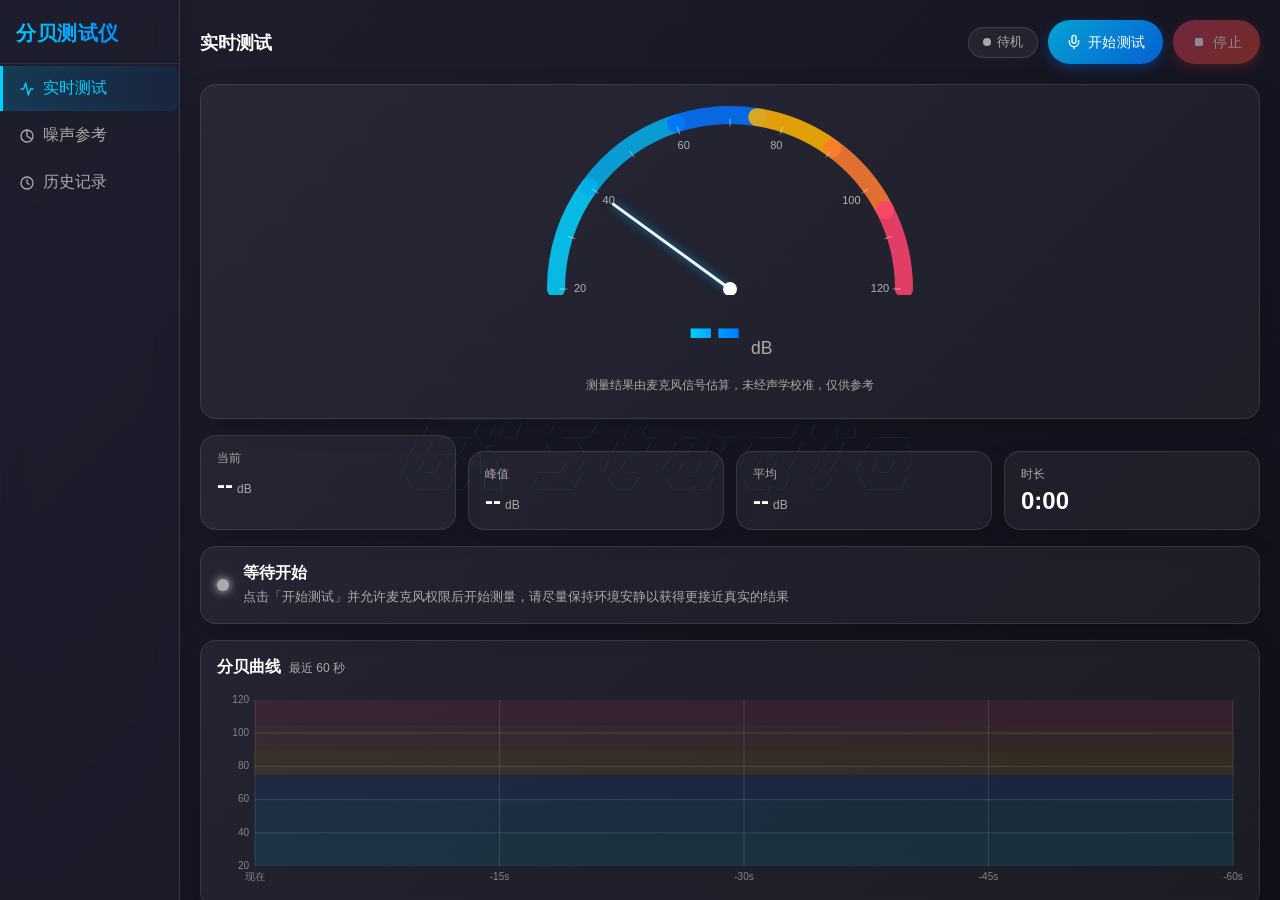
<file: MS_site/ms_site1.html>
<!DOCTYPE html>
<html lang="zh-CN">
<head>
<meta charset="UTF-8">
<meta name="viewport" content="width=device-width, initial-scale=1">
<title>分贝测试仪</title>
<link rel="icon" type="image/png" href="./ms_site1.png"/>
<style>
    /* ===== 基础 ===== */
    :root {
        --primary: #00aeec;
        --primary-light: #00d2ff;
        --primary-dark: #0072ff;
        --glass-bg: rgba(255, 255, 255, 0.06);
        --glass-border: rgba(255, 255, 255, 0.12);
        --glass-blur: 12px;
        --text: #e6e6f0;
        --text-muted: #aaa;
        --danger: #ff416c;
    }
    * { box-sizing: border-box; margin: 0; padding: 0; }
    html, body { height: 100%; }
    body {
        font-family: 'Segoe UI', 'PingFang SC', 'Microsoft YaHei', sans-serif;
        color: var(--text);
        display: flex;
        min-height: 100vh;
        background:
            linear-gradient(135deg, rgba(30,30,46,0.92), rgba(15,15,25,0.95)),
            repeating-linear-gradient(0deg,
                rgba(255,255,255,0.04) 0px,
                rgba(255,255,255,0.04) 1px,
                transparent 1px,
                transparent 40px),
            repeating-linear-gradient(90deg,
                rgba(255,255,255,0.04) 0px,
                rgba(255,255,255,0.04) 1px,
                transparent 1px,
                transparent 40px),
            #1e1e2e;
    }
    h2 { font-size: 1.15rem; color: #fff; font-weight: 600; }
    button {
        padding: 10px 18px;
        background: linear-gradient(135deg, rgba(0, 198, 255, 0.8), rgba(0, 114, 255, 0.8));
        border: none;
        border-radius: 24px;
        color: #fff;
        cursor: pointer;
        font-size: 0.9rem;
        transition: all 0.25s ease;
        box-shadow: 0 4px 12px rgba(0, 114, 255, 0.3);
        letter-spacing: 0.3px;
        min-height: 44px;
        display: inline-flex;
        align-items: center;
        justify-content: center;
        gap: 6px;
    }
    button:hover { transform: translateY(-2px); box-shadow: 0 6px 18px rgba(0, 174, 236, 0.4); }
    button:active { transform: translateY(0); }
    button:disabled { opacity: 0.5; cursor: not-allowed; transform: none; box-shadow: none; }
    button.danger {
        background: linear-gradient(135deg, rgba(255, 65, 108, 0.8), rgba(255, 75, 43, 0.8));
        box-shadow: 0 4px 12px rgba(255, 75, 43, 0.3);
    }
    button.danger:hover { box-shadow: 0 6px 18px rgba(255, 75, 43, 0.45); }
    :focus-visible { outline: 2px solid var(--primary-light); outline-offset: 2px; }

    /* ===== 侧边栏 ===== */
    .sidebar {
        width: 180px;
        flex-shrink: 0;
        position: sticky;
        top: 0;
        height: 100vh;
        background: rgba(30, 30, 46, 0.55);
        backdrop-filter: blur(var(--glass-blur));
        -webkit-backdrop-filter: blur(var(--glass-blur));
        border-right: 1px solid var(--glass-border);
        display: flex;
        flex-direction: column;
        padding: 20px 0;
        box-shadow: 0 0 20px rgba(0, 0, 0, 0.2);
        z-index: 10;
    }
    .sidebar-title {
        font-size: 1.25rem;
        font-weight: bold;
        padding: 0 16px 16px;
        border-bottom: 1px solid rgba(255, 255, 255, 0.08);
        background: linear-gradient(90deg, #00d2ff, #0072ff);
        -webkit-background-clip: text;
        -webkit-text-fill-color: transparent;
        background-clip: text;
        letter-spacing: 0.5px;
    }
    .nav-item {
        padding: 12px 16px;
        cursor: pointer;
        transition: all 0.25s ease;
        color: var(--text-muted);
        border-left: 3px solid transparent;
        margin-top: 2px;
        border-radius: 0 8px 8px 0;
        user-select: none;
        min-height: 44px;
        display: flex;
        align-items: center;
        gap: 8px;
    }
    .nav-item:hover { background: rgba(255, 255, 255, 0.08); padding-left: 22px; color: #fff; }
    .nav-item.active {
        background: linear-gradient(90deg, rgba(0, 174, 236, 0.2), rgba(0, 114, 255, 0.08));
        border-left: 3px solid var(--primary-light);
        color: var(--primary-light);
        box-shadow: inset 0 0 12px rgba(0, 174, 236, 0.08);
    }

    /* ===== 内容区 ===== */
    .content { flex: 1; min-width: 0; display: flex; flex-direction: column; height: 100vh; }
    .panel {
        display: none;
        flex: 1;
        flex-direction: column;
        padding: 20px;
        overflow-y: auto;
        min-height: 0;
        animation: fadeIn 0.25s ease;
    }
    .panel.active { display: flex; }
    @keyframes fadeIn {
        from { opacity: 0; transform: translateY(6px); }
        to { opacity: 1; transform: translateY(0); }
    }
    .panel-header {
        display: flex;
        justify-content: space-between;
        align-items: center;
        margin-bottom: 20px;
        flex-wrap: wrap;
        gap: 10px;
        flex-shrink: 0;
    }
    .header-actions { display: flex; align-items: center; gap: 10px; flex-wrap: wrap; }

    /* ===== 卡片 ===== */
    .card {
        background: rgba(255, 255, 255, 0.05);
        border: 1px solid rgba(255, 255, 255, 0.1);
        border-radius: 16px;
        padding: 16px;
        box-shadow: 0 8px 24px rgba(0, 0, 0, 0.18);
    }
    .card + .card { margin-top: 16px; }
    .card-title {
        font-weight: 600;
        color: #fff;
        margin-bottom: 12px;
        display: flex;
        align-items: baseline;
        gap: 8px;
    }
    .card-sub { font-size: 0.75rem; color: var(--text-muted); font-weight: 400; }

    /* ===== 状态徽标 ===== */
    .chip {
        display: inline-flex;
        align-items: center;
        gap: 6px;
        padding: 6px 14px;
        border-radius: 999px;
        background: rgba(255, 255, 255, 0.06);
        border: 1px solid var(--glass-border);
        font-size: 0.8rem;
        color: var(--text-muted);
        white-space: nowrap;
    }
    .chip-dot { width: 8px; height: 8px; border-radius: 50%; background: var(--text-muted); transition: background 0.3s; }

    /* ===== 实时面板 ===== */
    .gauge-card { display: flex; flex-direction: column; align-items: center; padding: 20px 16px 24px; }
    .gauge-card canvas { width: min(460px, 100%); height: 190px; display: block; }
    .db-value {
        display: flex;
        align-items: baseline;
        gap: 8px;
        margin-top: -8px;
    }
    .db-number {
        font-size: clamp(3.2rem, 10vw, 5rem);
        font-weight: 700;
        font-variant-numeric: tabular-nums;
        letter-spacing: 1px;
        background: linear-gradient(90deg, #00d2ff, #0072ff);
        -webkit-background-clip: text;
        -webkit-text-fill-color: transparent;
        background-clip: text;
        line-height: 1;
    }
    .db-unit { font-size: 1.1rem; color: var(--text-muted); }
    .gauge-note { font-size: 0.75rem; color: var(--text-muted); margin-top: 10px; }

    .stats { display: grid; grid-template-columns: repeat(4, 1fr); gap: 12px; }
    .stat { display: flex; flex-direction: column; gap: 4px; padding: 14px 16px; }
    .stat-label { font-size: 0.75rem; color: var(--text-muted); }
    .stat-value { font-size: 1.5rem; font-weight: 700; color: #fff; font-variant-numeric: tabular-nums; }
    .stat-unit { font-size: 0.75rem; color: var(--text-muted); margin-left: 4px; }

    .status-card { display: flex; align-items: center; gap: 14px; }
    .status-dot { width: 12px; height: 12px; border-radius: 50%; background: var(--text-muted); flex-shrink: 0; box-shadow: 0 0 10px currentColor; }
    .status-body { flex: 1; min-width: 0; }
    .status-label { color: #fff; font-weight: 600; font-size: 1rem; }
    .status-tip { color: var(--text-muted); font-size: 0.82rem; margin-top: 3px; line-height: 1.5; }

    .chart-card canvas { width: 100%; height: 200px; display: block; }
    #waveCanvas { height: 96px; }

    /* ===== 参考面板 ===== */
    .db-scale-segs { display: flex; height: 20px; border-radius: 10px; overflow: hidden; border: 1px solid rgba(255, 255, 255, 0.2); }
    .db-scale-segs .seg { height: 100%; }
    .db-scale-labels { display: flex; margin-top: 6px; }
    .db-scale-labels .lbl { flex: 1; text-align: center; font-size: 0.68rem; color: var(--text-muted); white-space: nowrap; }
    .db-scale-labels .lbl.first { text-align: left; }
    .db-scale-labels .lbl.last { text-align: right; }
    .note { font-size: 0.78rem; color: var(--text-muted); margin-top: 12px; line-height: 1.6; }

    .table-scroll { overflow-x: auto; }
    table { width: 100%; table-layout: fixed; border-collapse: collapse; font-size: 0.875rem; min-width: 560px; }
    colgroup col.c1 { width: 15%; }
    colgroup col.c2 { width: 15%; }
    colgroup col.c3 { width: 38%; }
    colgroup col.c4 { width: 32%; }
    th, td { padding: 10px 12px; text-align: left; border-bottom: 1px solid rgba(255, 255, 255, 0.08); }
    th { color: var(--text-muted); font-weight: 500; background: rgba(255, 255, 255, 0.03); }
    td { color: var(--text); line-height: 1.5; }
    td .num { font-variant-numeric: tabular-nums; color: #fff; }
    .badge {
        display: inline-block;
        padding: 2px 10px;
        border-radius: 999px;
        font-size: 0.72rem;
        border: 1px solid;
        white-space: nowrap;
    }

    /* ===== 历史面板 ===== */
    .summary-row { display: flex; gap: 12px; flex-wrap: wrap; margin-bottom: 16px; }
    .summary-chip {
        flex: 1;
        min-width: 120px;
        background: rgba(255, 255, 255, 0.05);
        border: 1px solid rgba(255, 255, 255, 0.1);
        border-radius: 12px;
        padding: 12px 14px;
    }
    .summary-chip .label { font-size: 0.72rem; color: var(--text-muted); }
    .summary-chip .value { font-size: 1.2rem; font-weight: 700; color: #fff; font-variant-numeric: tabular-nums; margin-top: 2px; }
    .session-list { display: flex; flex-direction: column; gap: 10px; }
    .session-item {
        display: flex;
        align-items: center;
        gap: 12px;
        background: rgba(255, 255, 255, 0.05);
        border: 1px solid rgba(255, 255, 255, 0.1);
        border-radius: 12px;
        padding: 12px 14px;
    }
    .session-info { flex: 1; min-width: 0; }
    .session-time { color: #fff; font-weight: 600; font-size: 0.88rem; }
    .session-meta { color: var(--text-muted); font-size: 0.78rem; margin-top: 3px; font-variant-numeric: tabular-nums; }
    .session-item .del-btn {
        min-height: 36px;
        padding: 6px 12px;
        font-size: 0.78rem;
        border-radius: 12px;
    }
    .empty-state {
        padding: 40px 16px;
        text-align: center;
        color: var(--text-muted);
        font-size: 0.88rem;
        line-height: 1.8;
    }

    /* ===== 弹窗 / 提示 ===== */
    .confirm-modal {
        display: none;
        position: fixed;
        top: 0; left: 0; right: 0; bottom: 0;
        background: rgba(0, 0, 0, 0.7);
        z-index: 1002;
        justify-content: center;
        align-items: center;
    }
    .confirm-box {
        background: #2a2a3e;
        padding: 20px;
        border-radius: 12px;
        width: 300px;
        max-width: 90vw;
        text-align: center;
        border: 1px solid rgba(255, 255, 255, 0.1);
    }
    .confirm-box p { color: #fff; line-height: 1.6; }
    .confirm-actions { display: flex; gap: 12px; justify-content: center; margin-top: 16px; }
    .toast {
        position: fixed;
        top: 20px;
        left: 50%;
        transform: translateX(-50%) translateY(-10px);
        background: linear-gradient(135deg, rgba(0, 198, 255, 0.9), rgba(0, 114, 255, 0.9));
        color: #fff;
        padding: 10px 20px;
        border-radius: 24px;
        z-index: 999;
        opacity: 0;
        transition: all 0.35s ease;
        pointer-events: none;
        box-shadow: 0 6px 20px rgba(0, 174, 236, 0.4);
        font-size: 0.88rem;
    }
    .toast.show { opacity: 1; transform: translateX(-50%) translateY(0); }

    /* ===== 水印 ===== */
    .ascii-art {
        position: fixed;
        top: 50%;
        left: 50%;
        transform: translate(-50%, -50%);
        font-family: 'Courier New', monospace;
        font-size: 14px;
        line-height: 1.25;
        white-space: pre;
        color: rgba(0, 174, 236, 0.12);
        pointer-events: none;
        z-index: 1;
        text-align: center;
        margin: 0;
    }

    /* ===== 滚动条 ===== */
    .panel, .table-scroll { scrollbar-width: thin; scrollbar-color: rgba(255, 255, 255, 0.2) transparent; }
    .panel::-webkit-scrollbar, .table-scroll::-webkit-scrollbar { width: 6px; height: 6px; }
    .panel::-webkit-scrollbar-thumb, .table-scroll::-webkit-scrollbar-thumb { background: rgba(255, 255, 255, 0.2); border-radius: 3px; }

    /* ===== 移动端 ===== */
    @media (max-width: 768px) {
        body { flex-direction: column; }
        .sidebar {
            width: 100%;
            height: auto;
            position: sticky;
            top: 0;
            flex-direction: row;
            align-items: center;
            padding: 10px 12px;
            border-right: none;
            border-bottom: 1px solid var(--glass-border);
            overflow-x: auto;
            gap: 4px;
        }
        .sidebar-title { padding: 0 10px 0 0; border-bottom: none; font-size: 0.95rem; flex-shrink: 0; }
        .nav-item {
            padding: 8px 10px;
            border-left: none;
            border-bottom: 3px solid transparent;
            border-radius: 8px 8px 0 0;
            margin-top: 0;
            white-space: nowrap;
            min-height: 44px;
            font-size: 0.85rem;
        }
        .nav-item svg { display: none; }
        .nav-item:hover { padding-left: 14px; }
        .nav-item.active { border-left: none; border-bottom: 3px solid var(--primary-light); }
        .content { height: auto; }
        .panel { padding: 14px; }
        .stats { grid-template-columns: repeat(2, 1fr); }
        .panel-header { flex-direction: column; align-items: stretch; }
        .ascii-art { font-size: 9px; }
    }
</style>
</head>
<body>

<div class="sidebar">
    <div class="sidebar-title">分贝测试仪</div>
    <div class="nav-item active" data-panel="realtimePanel">
        <svg viewBox="0 0 24 24" width="16" height="16" fill="none" stroke="currentColor" stroke-width="2" stroke-linecap="round" stroke-linejoin="round"><path d="M3 12h4l3-9 4 18 3-9h4"/></svg>
        实时测试
    </div>
    <div class="nav-item" data-panel="referencePanel">
        <svg viewBox="0 0 24 24" width="16" height="16" fill="none" stroke="currentColor" stroke-width="2" stroke-linecap="round" stroke-linejoin="round"><circle cx="12" cy="12" r="9"/><path d="M12 3v9l6 4"/></svg>
        噪声参考
    </div>
    <div class="nav-item" data-panel="historyPanel">
        <svg viewBox="0 0 24 24" width="16" height="16" fill="none" stroke="currentColor" stroke-width="2" stroke-linecap="round" stroke-linejoin="round"><circle cx="12" cy="12" r="9"/><polyline points="12 7 12 12 15 14"/></svg>
        历史记录
    </div>
</div>

<div class="content">

    <!-- ===== 视图：实时测试 ===== -->
    <div id="realtimePanel" class="panel active">
        <div class="panel-header">
            <h2>实时测试</h2>
            <div class="header-actions">
                <span class="chip" id="stateChip"><span class="chip-dot" id="chipDot"></span><span id="chipText">待机</span></span>
                <button id="startBtn">
                    <svg viewBox="0 0 24 24" width="16" height="16" fill="none" stroke="currentColor" stroke-width="2" stroke-linecap="round" stroke-linejoin="round"><rect x="9" y="2" width="6" height="12" rx="3"/><path d="M5 10v2a7 7 0 0 0 14 0v-2"/><line x1="12" y1="19" x2="12" y2="22"/></svg>
                    开始测试
                </button>
                <button id="stopBtn" class="danger" disabled>
                    <svg viewBox="0 0 24 24" width="16" height="16" fill="currentColor"><rect x="6" y="6" width="12" height="12" rx="2"/></svg>
                    停止
                </button>
            </div>
        </div>

        <div class="card gauge-card">
            <canvas id="gaugeCanvas" aria-label="分贝仪表盘"></canvas>
            <div class="db-value">
                <span class="db-number" id="dbNumber">--</span>
                <span class="db-unit">dB</span>
            </div>
            <div class="gauge-note">测量结果由麦克风信号估算，未经声学校准，仅供参考</div>
        </div>

        <div class="stats" style="margin-top:16px;">
            <div class="card stat">
                <div class="stat-label">当前</div>
                <div><span class="stat-value" id="statCurrent">--</span><span class="stat-unit">dB</span></div>
            </div>
            <div class="card stat">
                <div class="stat-label">峰值</div>
                <div><span class="stat-value" id="statPeak">--</span><span class="stat-unit">dB</span></div>
            </div>
            <div class="card stat">
                <div class="stat-label">平均</div>
                <div><span class="stat-value" id="statAvg">--</span><span class="stat-unit">dB</span></div>
            </div>
            <div class="card stat">
                <div class="stat-label">时长</div>
                <div><span class="stat-value" id="statTime">0:00</span></div>
            </div>
        </div>

        <div class="card status-card" style="margin-top:16px;">
            <span class="status-dot" id="statusDot"></span>
            <div class="status-body">
                <div class="status-label" id="statusLabel">等待开始</div>
                <div class="status-tip" id="statusTip">点击「开始测试」并允许麦克风权限后开始测量，请尽量保持环境安静以获得更接近真实的结果</div>
            </div>
        </div>

        <div class="card chart-card" style="margin-top:16px;">
            <div class="card-title">分贝曲线<span class="card-sub">最近 60 秒</span></div>
            <canvas id="curveCanvas" aria-label="分贝实时曲线"></canvas>
        </div>

        <div class="card chart-card" style="margin-top:16px;">
            <div class="card-title">实时波形<span class="card-sub">麦克风原始信号</span></div>
            <canvas id="waveCanvas" aria-label="实时波形"></canvas>
        </div>
    </div>

    <!-- ===== 视图：噪声参考 ===== -->
    <div id="referencePanel" class="panel">
        <div class="panel-header">
            <h2>噪声等级参考</h2>
        </div>

        <div class="card">
            <div class="card-title">分贝刻度<span class="card-sub">20 ～ 120 dB 估算区间</span></div>
            <div class="db-scale-segs" id="scaleBar"></div>
            <div class="db-scale-labels" id="scaleLabels"></div>
            <p class="note">分贝（dB）为对数单位：每增加 10 dB 代表声压能量增大 10 倍。85 dB 以上长时间暴露即可能对听力造成损伤，本页数值为麦克风估算值，请勿用于职业卫生判定。</p>
        </div>

        <div class="card">
            <div class="card-title">常见场景对照表</div>
            <div class="table-scroll">
                <table>
                    <colgroup>
                        <col class="c1"><col class="c2"><col class="c3"><col class="c4">
                    </colgroup>
                    <thead>
                        <tr>
                            <th>等级</th>
                            <th>分贝范围</th>
                            <th>典型场景</th>
                            <th>健康提示</th>
                        </tr>
                    </thead>
                    <tbody id="refTableBody"></tbody>
                </table>
            </div>
        </div>
    </div>

    <!-- ===== 视图：历史记录 ===== -->
    <div id="historyPanel" class="panel">
        <div class="panel-header">
            <h2>历史记录</h2>
            <div class="header-actions">
                <button id="clearHistoryBtn" class="danger">
                    <svg viewBox="0 0 24 24" width="16" height="16" fill="none" stroke="currentColor" stroke-width="2" stroke-linecap="round" stroke-linejoin="round"><polyline points="3 6 5 6 21 6"/><path d="M19 6v14a2 2 0 0 1-2 2H7a2 2 0 0 1-2-2V6m3 0V4a2 2 0 0 1 2-2h4a2 2 0 0 1 2 2v2"/></svg>
                    清空记录
                </button>
            </div>
        </div>

        <div class="summary-row">
            <div class="summary-chip"><div class="label">测试次数</div><div class="value" id="sumCount">0</div></div>
            <div class="summary-chip"><div class="label">累计时长</div><div class="value" id="sumTime">0:00</div></div>
            <div class="summary-chip"><div class="label">历史最高峰值</div><div class="value" id="sumPeak">--</div></div>
        </div>

        <div class="card chart-card">
            <div class="card-title">各次测试对比<span class="card-sub">平均与峰值 · 最近 12 次</span></div>
            <canvas id="histCanvas" aria-label="历史测试对比柱状图"></canvas>
        </div>

        <div id="sessionList" class="session-list" style="margin-top:16px;"></div>
    </div>
</div>

<pre class="ascii-art">________ __    _____    __                  __   _
      / ____/ //_/   / ___/   / /_   __  __   ____/ /  (_)  ____
     / / __/ ,<      \__ \   / __/  / / / /  / __  /  / /  / __ \
    / /_/ / /| |    ___/ /  / /_   / /_/ /  / /_/ /  / /  / /_/ /
    \____/_/ |_|   /____/   \__/   \__,_/   \__,_/  /_/   \____/
</pre>

<div id="toast" class="toast"></div>

<div class="confirm-modal" id="confirmModal">
    <div class="confirm-box">
        <p id="confirmMessage">确定执行此操作吗？</p>
        <div class="confirm-actions">
            <button id="confirmCancelBtn">取消</button>
            <button id="confirmOkBtn" class="danger">确定</button>
        </div>
    </div>
</div>

<script>
(function () {
    'use strict';

    /* ===== 常量 ===== */
    var LS_KEY = 'dbmeter_sessions_v1';
    var CAL_OFFSET = 90;      // 麦克风 dBFS 到估算 dB 的补偿值
    var SAMPLE_MS = 200;      // 曲线采样间隔
    var MAX_POINTS = 300;     // 60 秒 @ 200ms
    var MAX_SESSIONS = 50;

    var ZONES = [
        { min: 20, max: 40, color: '#00d2ff' },
        { min: 40, max: 60, color: '#00aeec' },
        { min: 60, max: 75, color: '#0072ff' },
        { min: 75, max: 90, color: '#ffb300' },
        { min: 90, max: 105, color: '#ff7b2e' },
        { min: 105, max: 120, color: '#ff416c' }
    ];

    var SCALE_SEGS = [
        { w: 20, color: '#00d2ff', name: '静谧' },
        { w: 20, color: '#00aeec', name: '舒适' },
        { w: 15, color: '#0072ff', name: '较吵' },
        { w: 15, color: '#ffb300', name: '嘈杂' },
        { w: 15, color: '#ff7b2e', name: '很吵' },
        { w: 15, color: '#ff416c', name: '危险' }
    ];

    var REF_ROWS = [
        { name: '静谧', color: '#00d2ff', range: '20 - 40', scenes: '深夜卧室、录音棚', tip: '安静环境，适合休息' },
        { name: '舒适', color: '#00aeec', range: '40 - 60', scenes: '日常交谈、办公室', tip: '正常交流，长时间停留无碍' },
        { name: '较吵', color: '#0072ff', range: '60 - 75', scenes: '热闹餐厅、大声交谈', tip: '持续暴露可能影响专注' },
        { name: '嘈杂', color: '#ffb300', range: '75 - 90', scenes: '繁忙街道、吸尘器', tip: '持续暴露可能损伤听力' },
        { name: '很吵', color: '#ff7b2e', range: '90 - 105', scenes: '地铁车厢、施工现场', tip: '短时暴露即有风险' },
        { name: '危险', color: '#ff416c', range: '105 - 120', scenes: '演唱会前排、电锯', tip: '立即损伤风险，请远离' }
    ];

    function describeDb(db) {
        if (db < 40)  return { name: '静谧', color: '#00d2ff', tip: '环境非常安静，接近深夜卧室或录音棚，适合休息' };
        if (db < 60)  return { name: '舒适', color: '#00aeec', tip: '日常交谈音量，长时间停留无碍' };
        if (db < 75)  return { name: '较吵', color: '#0072ff', tip: '接近热闹餐厅或大声交谈，持续暴露可能影响专注' };
        if (db < 90)  return { name: '嘈杂', color: '#ffb300', tip: '繁忙街道或吸尘器级别，持续暴露可能损伤听力' };
        if (db < 105) return { name: '很吵', color: '#ff7b2e', tip: '地铁或施工现场级别，短时暴露即有风险' };
        return { name: '危险', color: '#ff416c', tip: '演唱会前排或电锯级别，立即损伤风险，请远离' };
    }

    /* ===== DOM ===== */
    function $(id) { return document.getElementById(id); }
    var els = {
        startBtn: $('startBtn'), stopBtn: $('stopBtn'),
        chipDot: $('chipDot'), chipText: $('chipText'),
        dbNumber: $('dbNumber'), statCurrent: $('statCurrent'), statPeak: $('statPeak'),
        statAvg: $('statAvg'), statTime: $('statTime'),
        statusDot: $('statusDot'), statusLabel: $('statusLabel'), statusTip: $('statusTip'),
        gaugeCanvas: $('gaugeCanvas'), curveCanvas: $('curveCanvas'), waveCanvas: $('waveCanvas'),
        histCanvas: $('histCanvas'), sessionList: $('sessionList'),
        sumCount: $('sumCount'), sumTime: $('sumTime'), sumPeak: $('sumPeak'),
        clearHistoryBtn: $('clearHistoryBtn'),
        scaleBar: $('scaleBar'), scaleLabels: $('scaleLabels'), refTableBody: $('refTableBody'),
        toast: $('toast'), confirmModal: $('confirmModal'), confirmMessage: $('confirmMessage'),
        confirmOkBtn: $('confirmOkBtn'), confirmCancelBtn: $('confirmCancelBtn')
    };

    /* ===== 状态 ===== */
    var running = false, rafId = null, stream = null, audioCtx = null, analyser = null;
    var curDb = 40, peakDb = -Infinity, sumDb = 0, countDb = 0;
    var startedAt = 0, lastSampleAt = 0, history = [], waveBuf = null;

    /* ===== 工具 ===== */
    function fitCanvas(canvas) {
        var dpr = window.devicePixelRatio || 1;
        var w = canvas.clientWidth, h = canvas.clientHeight;
        if (!w || !h) return null;
        var bw = Math.round(w * dpr), bh = Math.round(h * dpr);
        if (canvas.width !== bw || canvas.height !== bh) {
            canvas.width = bw;
            canvas.height = bh;
        }
        var ctx = canvas.getContext('2d');
        ctx.setTransform(dpr, 0, 0, dpr, 0, 0);
        ctx.clearRect(0, 0, w, h);
        return { ctx: ctx, w: w, h: h };
    }
    function pad2(n) { return (n < 10 ? '0' : '') + n; }
    function fmtTime(sec) {
        var s = Math.max(0, Math.floor(sec));
        var h = Math.floor(s / 3600);
        var m = Math.floor((s % 3600) / 60);
        var ss = s % 60;
        return h > 0 ? h + ':' + pad2(m) + ':' + pad2(ss) : m + ':' + pad2(ss);
    }
    function fmtDate(ts) {
        var d = new Date(ts);
        return d.getFullYear() + '-' + pad2(d.getMonth() + 1) + '-' + pad2(d.getDate()) +
            ' ' + pad2(d.getHours()) + ':' + pad2(d.getMinutes()) + ':' + pad2(d.getSeconds());
    }
    function shortDate(ts) {
        var d = new Date(ts);
        return pad2(d.getMonth() + 1) + '-' + pad2(d.getDate()) + ' ' + pad2(d.getHours()) + ':' + pad2(d.getMinutes());
    }
    function hexA(hex, a) {
        var h = hex.replace('#', '');
        var r = parseInt(h.substr(0, 2), 16), g = parseInt(h.substr(2, 2), 16), b = parseInt(h.substr(4, 2), 16);
        return 'rgba(' + r + ',' + g + ',' + b + ',' + a + ')';
    }
    function escapeHtml(s) {
        return String(s == null ? '' : s).replace(/[&<>"']/g, function (c) {
            return { '&': '&amp;', '<': '&lt;', '>': '&gt;', '"': '&quot;', "'": '&#39;' }[c];
        });
    }
    function loadSessions() {
        try {
            var raw = localStorage.getItem(LS_KEY);
            if (!raw) return [];
            var arr = JSON.parse(raw);
            return Array.isArray(arr) ? arr : [];
        } catch (e) { return []; }
    }

    /* ===== Toast / 确认 ===== */
    var toastTimer = null;
    function showToast(msg) {
        els.toast.textContent = msg;
        els.toast.classList.add('show');
        if (toastTimer) clearTimeout(toastTimer);
        toastTimer = setTimeout(function () { els.toast.classList.remove('show'); }, 3000);
    }

    // 用 pendingResolve 保存当前 Promise 的 resolve，避免快速连点或重复调用时旧 Promise 悬挂
    var pendingResolve = null;
    function askConfirm(message) {
        return new Promise(function (resolve) {
            // 若上一个弹窗还开着，先把它的 Promise 以 false 结算
            if (pendingResolve) {
                var oldResolve = pendingResolve;
                pendingResolve = null;
                oldResolve(false);
            }
            pendingResolve = resolve;

            els.confirmMessage.textContent = message;
            els.confirmModal.style.display = 'flex';

            els.confirmOkBtn.onclick = function () {
                els.confirmModal.style.display = 'none';
                var r = pendingResolve; pendingResolve = null;
                if (r) r(true);
            };
            els.confirmCancelBtn.onclick = function () {
                els.confirmModal.style.display = 'none';
                var r = pendingResolve; pendingResolve = null;
                if (r) r(false);
            };
        });
    }

    /* ===== 仪表盘 ===== */
    function gaugeAngle(v) {
        return Math.PI + ((v - 20) / 100) * Math.PI;
    }
    function drawGauge(db) {
        var m = fitCanvas(els.gaugeCanvas);
        if (!m) return;
        var ctx = m.ctx, w = m.w, h = m.h;
        var cx = w / 2, cy = h - 6, R = Math.min(w / 2 - 10, h - 16);
        var i, v, a;

        ctx.beginPath();
        ctx.arc(cx, cy, R, Math.PI, 0);
        ctx.strokeStyle = 'rgba(255,255,255,0.07)';
        ctx.lineWidth = 18;
        ctx.lineCap = 'round';
        ctx.stroke();

        for (i = 0; i < ZONES.length; i++) {
            var z = ZONES[i];
            ctx.beginPath();
            ctx.arc(cx, cy, R, gaugeAngle(z.min), gaugeAngle(z.max));
            ctx.strokeStyle = z.color;
            ctx.globalAlpha = 0.85;
            ctx.lineWidth = 18;
            ctx.stroke();
        }
        ctx.globalAlpha = 1;

        ctx.font = '11px "Segoe UI", "PingFang SC", sans-serif';
        ctx.textAlign = 'center';
        ctx.textBaseline = 'middle';
        for (v = 20; v <= 120; v += 10) {
            a = gaugeAngle(v);
            ctx.beginPath();
            ctx.moveTo(cx + Math.cos(a) * (R - 11), cy + Math.sin(a) * (R - 11));
            ctx.lineTo(cx + Math.cos(a) * (R - 4), cy + Math.sin(a) * (R - 4));
            ctx.strokeStyle = 'rgba(255,255,255,0.5)';
            ctx.lineWidth = 1;
            ctx.stroke();
            if (v % 20 === 0) {
                ctx.fillStyle = 'rgba(255,255,255,0.65)';
                ctx.fillText(String(v), cx + Math.cos(a) * (R - 24), cy + Math.sin(a) * (R - 24));
            }
        }

        var dbc = Math.max(20, Math.min(120, db));
        var pa = gaugeAngle(dbc);
        ctx.beginPath();
        ctx.moveTo(cx, cy);
        ctx.lineTo(cx + Math.cos(pa) * (R - 30), cy + Math.sin(pa) * (R - 30));
        ctx.strokeStyle = 'rgba(255,255,255,0.95)';
        ctx.lineWidth = 3;
        ctx.lineCap = 'round';
        ctx.shadowColor = 'rgba(0,174,236,0.9)';
        ctx.shadowBlur = 8;
        ctx.stroke();
        ctx.shadowBlur = 0;
        ctx.beginPath();
        ctx.arc(cx, cy, 7, 0, Math.PI * 2);
        ctx.fillStyle = '#fff';
        ctx.fill();
    }

    /* ===== 分贝曲线 ===== */
    function drawCurve() {
        var m = fitCanvas(els.curveCanvas);
        if (!m) return;
        var ctx = m.ctx, w = m.w, h = m.h;
        var padL = 38, padR = 10, padT = 10, padB = 24;
        var pw = w - padL - padR, ph = h - padT - padB;
        var yOf = function (db) { return padT + ph - ((db - 20) / 100) * ph; };
        var i, v;

        for (i = 0; i < ZONES.length; i++) {
            var z = ZONES[i];
            ctx.fillStyle = z.color;
            ctx.globalAlpha = 0.10;
            ctx.fillRect(padL, yOf(z.max), pw, yOf(z.min) - yOf(z.max));
        }
        ctx.globalAlpha = 1;

        ctx.strokeStyle = 'rgba(255,255,255,0.12)';
        ctx.lineWidth = 1;
        ctx.font = '10px "Segoe UI", sans-serif';
        ctx.textAlign = 'right';
        ctx.textBaseline = 'middle';
        for (v = 40; v <= 100; v += 20) {
            var gy = yOf(v);
            ctx.beginPath(); ctx.moveTo(padL, gy); ctx.lineTo(w - padR, gy); ctx.stroke();
            ctx.fillStyle = 'rgba(255,255,255,0.45)';
            ctx.fillText(String(v), padL - 6, gy);
        }
        ctx.fillStyle = 'rgba(255,255,255,0.45)';
        ctx.fillText('20', padL - 6, yOf(20));
        ctx.fillText('120', padL - 6, yOf(120));

        var now = Date.now();
        ctx.textAlign = 'center';
        ctx.textBaseline = 'top';
        for (var t = 0; t <= 60; t += 15) {
            var tx = padL + pw * (t / 60);
            ctx.beginPath(); ctx.moveTo(tx, padT); ctx.lineTo(tx, padT + ph); ctx.stroke();
            ctx.fillText(t === 0 ? '现在' : '-' + t + 's', tx, padT + ph + 6);
        }

        if (history.length > 1) {
            ctx.beginPath();
            for (i = 0; i < history.length; i++) {
                var p = history[i];
                var px = padL + pw * ((now - p.t) / 60000);
                var py = yOf(p.db);
                if (i === 0) ctx.moveTo(px, py); else ctx.lineTo(px, py);
            }
            ctx.strokeStyle = '#00d2ff';
            ctx.lineWidth = 2;
            ctx.shadowColor = 'rgba(0,210,255,0.55)';
            ctx.shadowBlur = 6;
            ctx.stroke();
            ctx.shadowBlur = 0;
            var lp = history[history.length - 1];
            ctx.beginPath();
            ctx.arc(padL + pw * ((now - lp.t) / 60000), yOf(lp.db), 4, 0, Math.PI * 2);
            ctx.fillStyle = '#00d2ff';
            ctx.fill();
        }
    }

    /* ===== 实时波形 ===== */
    function drawWave(buf) {
        var m = fitCanvas(els.waveCanvas);
        if (!m) return;
        var ctx = m.ctx, w = m.w, h = m.h;
        ctx.beginPath();
        ctx.moveTo(0, h / 2);
        ctx.lineTo(w, h / 2);
        ctx.strokeStyle = 'rgba(255,255,255,0.15)';
        ctx.lineWidth = 1;
        ctx.stroke();
        if (!buf) return;
        ctx.strokeStyle = '#00d2ff';
        ctx.lineWidth = 1.5;
        ctx.shadowColor = 'rgba(0,210,255,0.6)';
        ctx.shadowBlur = 6;
        ctx.beginPath();
        var n = buf.length;
        var step = Math.max(1, Math.floor(n / (w * 2)));
        for (var i = 0; i < w; i++) {
            var idx = Math.min(n - 1, i * step);
            var val = (buf[idx] - 128) / 128;
            var y = h / 2 - val * (h / 2 - 6);
            if (i === 0) ctx.moveTo(i, y); else ctx.lineTo(i, y);
        }
        ctx.stroke();
        ctx.shadowBlur = 0;
    }

    /* ===== 历史对比图 ===== */
    function drawHistChart() {
        var m = fitCanvas(els.histCanvas);
        if (!m) return;
        var ctx = m.ctx, w = m.w, h = m.h;
        var padL = 38, padR = 10, padT = 10, padB = 24;
        var pw = w - padL - padR, ph = h - padT - padB;
        var yOf = function (db) { return padT + ph - ((db - 20) / 100) * ph; };
        var list = loadSessions().slice(-12);
        var i, v;

        if (!list.length) {
            ctx.fillStyle = 'rgba(255,255,255,0.45)';
            ctx.font = '13px "Segoe UI", "PingFang SC", sans-serif';
            ctx.textAlign = 'center';
            ctx.textBaseline = 'middle';
            ctx.fillText('暂无记录，完成一次测试后自动保存', w / 2, h / 2);
            return;
        }

        ctx.strokeStyle = 'rgba(255,255,255,0.12)';
        ctx.lineWidth = 1;
        ctx.font = '10px "Segoe UI", sans-serif';
        ctx.textAlign = 'right';
        ctx.textBaseline = 'middle';
        for (v = 40; v <= 100; v += 20) {
            var gy = yOf(v);
            ctx.beginPath(); ctx.moveTo(padL, gy); ctx.lineTo(w - padR, gy); ctx.stroke();
            ctx.fillStyle = 'rgba(255,255,255,0.45)';
            ctx.fillText(String(v), padL - 6, gy);
        }
        ctx.fillStyle = 'rgba(255,255,255,0.45)';
        ctx.fillText('20', padL - 6, yOf(20));
        ctx.fillText('120', padL - 6, yOf(120));

        var slot = pw / list.length;
        var bw = Math.min(18, slot * 0.26);
        for (i = 0; i < list.length; i++) {
            var s = list[i];
            var avg = Number(s.avg) || 0;
            var peak = Number(s.peak) || 0;
            var x = padL + slot * i + slot / 2;
            ctx.fillStyle = '#00d2ff';
            ctx.globalAlpha = 0.9;
            ctx.fillRect(x - bw, yOf(avg), bw, yOf(20) - yOf(avg));
            ctx.fillStyle = '#ffb300';
            ctx.globalAlpha = 0.85;
            ctx.fillRect(x, yOf(peak), bw, yOf(20) - yOf(peak));
            ctx.globalAlpha = 1;
            ctx.fillStyle = 'rgba(255,255,255,0.5)';
            ctx.font = '9px "Segoe UI", sans-serif';
            ctx.textAlign = 'center';
            ctx.textBaseline = 'top';
            ctx.fillText(shortDate(s.ts), x, padT + ph + 6);
        }

        ctx.font = '10px "Segoe UI", "PingFang SC", sans-serif';
        ctx.textBaseline = 'middle';
        ctx.fillStyle = '#00d2ff';
        ctx.fillRect(w - padR - 96, padT, 8, 8);
        ctx.fillStyle = 'rgba(255,255,255,0.6)';
        ctx.textAlign = 'left';
        ctx.fillText('平均', w - padR - 84, padT + 4);
        ctx.fillStyle = '#ffb300';
        ctx.fillRect(w - padR - 52, padT, 8, 8);
        ctx.fillStyle = 'rgba(255,255,255,0.6)';
        ctx.fillText('峰值', w - padR - 40, padT + 4);
    }

    /* ===== 参考面板 ===== */
    function buildScale() {
        var html = '';
        for (var i = 0; i < SCALE_SEGS.length; i++) {
            html += '<div class="seg" style="width:' + SCALE_SEGS[i].w + '%;background:' + SCALE_SEGS[i].color + ';"></div>';
        }
        els.scaleBar.innerHTML = html;
        html = '';
        for (var j = 0; j < SCALE_SEGS.length; j++) {
            var t = SCALE_SEGS[j];
            var cls = j === 0 ? ' first' : (j === SCALE_SEGS.length - 1 ? ' last' : '');
            html += '<div class="lbl' + cls + '" style="flex:0 0 ' + t.w + '%;">' + t.name + '</div>';
        }
        els.scaleLabels.innerHTML = html;
    }
    function buildRefTable() {
        var html = '';
        for (var i = 0; i < REF_ROWS.length; i++) {
            var r = REF_ROWS[i];
            html += '<tr>' +
                '<td><span class="badge" style="color:' + r.color + ';border-color:' + hexA(r.color, 0.55) + ';">' + r.name + '</span></td>' +
                '<td class="num">' + r.range + '</td>' +
                '<td>' + r.scenes + '</td>' +
                '<td>' + r.tip + '</td>' +
                '</tr>';
        }
        els.refTableBody.innerHTML = html;
    }

    /* ===== 历史列表 ===== */
    function renderHistory() {
        var list = loadSessions();
        var totalDur = 0, maxPeak = -Infinity;
        for (var i = 0; i < list.length; i++) {
            var s = list[i];
            totalDur += (Number(s.dur) || 0);
            if (Number(s.peak) > maxPeak) maxPeak = Number(s.peak);
        }
        els.sumCount.textContent = String(list.length);
        els.sumTime.textContent = fmtTime(totalDur);
        els.sumPeak.textContent = isFinite(maxPeak) ? maxPeak.toFixed(1) : '--';

        if (!list.length) {
            els.sessionList.innerHTML = '<div class="empty-state">暂无测试记录<br>点击「实时测试」开始一次测量，停止后会自动保存</div>';
        } else {
            var html = '';
            var recent = list.slice().reverse();
            for (var j = 0; j < recent.length; j++) {
                var rec = recent[j];
                var avg = Number(rec.avg) || 0;
                var peak = Number(rec.peak) || 0;
                var dur = Number(rec.dur) || 0;
                var d = describeDb(avg);
                html += '<div class="session-item">' +
                    '<div class="session-info">' +
                    '<div class="session-time">' + escapeHtml(fmtDate(rec.ts)) + '</div>' +
                    '<div class="session-meta">时长 ' + fmtTime(dur) + ' · 平均 ' + avg.toFixed(1) + ' dB · 峰值 ' + peak.toFixed(1) + ' dB</div>' +
                    '</div>' +
                    '<span class="badge" style="color:' + d.color + ';border-color:' + hexA(d.color, 0.55) + ';">' + d.name + '</span>' +
                    '<button class="del-btn" data-id="' + escapeHtml(String(rec.id)) + '">删除</button>' +
                    '</div>';
            }
            els.sessionList.innerHTML = html;
        }
        drawHistChart();
    }

    // 返回是否真的保存成功，供 stopTest 准确提示
    function saveSession() {
        if (!countDb || countDb < 5) return false;
        var dur = (Date.now() - startedAt) / 1000;
        if (dur < 2) return false;
        var avg = sumDb / countDb;
        var peak = isFinite(peakDb) ? peakDb : avg;
        var s = {
            id: 's' + Date.now(),
            ts: Date.now(),
            dur: Math.round(dur * 10) / 10,
            avg: Math.round(avg * 10) / 10,
            peak: Math.round(peak * 10) / 10
        };
        var list = loadSessions();
        list.push(s);
        if (list.length > MAX_SESSIONS) list = list.slice(list.length - MAX_SESSIONS);
        try { localStorage.setItem(LS_KEY, JSON.stringify(list)); } catch (e) {}
        renderHistory();
        showToast('本次测试已保存');
        return true;
    }

    /* ===== 状态 ===== */
    function setState(state) {
        var cfg = {
            idle: ['待机', '#aaa'],
            starting: ['启动中', '#00d2ff'],
            running: ['测试中', '#00d2ff'],
            blocked: ['麦克风不可用', '#ff416c']
        }[state];
        els.chipText.textContent = cfg[0];
        els.chipDot.style.background = cfg[1];
    }

    /* ===== 主循环 ===== */
    function loop() {
        if (!running) return;
        var buf = new Uint8Array(analyser.fftSize);
        analyser.getByteTimeDomainData(buf);
        waveBuf = buf;

        var sum = 0;
        for (var i = 0; i < buf.length; i++) {
            var v = (buf[i] - 128) / 128;
            sum += v * v;
        }
        var rms = Math.sqrt(sum / buf.length);
        var dbFS = rms > 1e-6 ? 20 * Math.log10(rms) : -100;
        var disp = Math.max(20, Math.min(120, dbFS + CAL_OFFSET));

        curDb = curDb * 0.72 + disp * 0.28;
        if (disp > peakDb) peakDb = disp;

        var now = Date.now();
        if (now - lastSampleAt >= SAMPLE_MS) {
            lastSampleAt = now;
            history.push({ t: now, db: Math.round(curDb * 10) / 10 });
            if (history.length > MAX_POINTS) history.shift();
            sumDb += Math.round(curDb * 10) / 10;
            countDb++;
        }

        els.dbNumber.textContent = curDb.toFixed(1);
        els.statCurrent.textContent = curDb.toFixed(1);
        els.statPeak.textContent = isFinite(peakDb) ? peakDb.toFixed(1) : '--';
        els.statAvg.textContent = countDb ? (sumDb / countDb).toFixed(1) : '--';
        els.statTime.textContent = fmtTime((now - startedAt) / 1000);

        var d = describeDb(curDb);
        els.statusDot.style.background = d.color;
        els.statusLabel.textContent = d.name;
        els.statusTip.textContent = d.tip;

        drawGauge(curDb);
        drawWave(waveBuf);
        drawCurve();

        rafId = requestAnimationFrame(loop);
    }

    /* ===== 开始 / 停止 ===== */
    function startTest() {
        if (running) return;

        // 能力检测 1：非 HTTPS / 旧浏览器下 mediaDevices 可能不存在
        if (!navigator.mediaDevices || !navigator.mediaDevices.getUserMedia) {
            setState('blocked');
            els.startBtn.disabled = false;
            els.statusDot.style.background = '#ff416c';
            els.statusLabel.textContent = '浏览器不支持麦克风';
            els.statusTip.textContent = '请使用支持 getUserMedia 的现代浏览器，并通过 HTTPS 或 localhost 访问';
            showToast('当前环境不支持麦克风采集');
            return;
        }

        // 能力检测 2：AudioContext 缺失时无法建立分析节点
        var AC = window.AudioContext || window.webkitAudioContext;
        if (!AC) {
            setState('blocked');
            els.startBtn.disabled = false;
            els.statusDot.style.background = '#ff416c';
            els.statusLabel.textContent = '浏览器不支持音频分析';
            els.statusTip.textContent = '请使用支持 Web Audio API 的现代浏览器后重试';
            showToast('当前环境不支持音频分析');
            return;
        }

        els.startBtn.disabled = true;
        setState('starting');
        els.statusDot.style.background = '#00d2ff';
        els.statusLabel.textContent = '正在请求麦克风权限';
        els.statusTip.textContent = '请在弹出的授权框中点击「允许」，若提示被拒绝请检查浏览器地址栏的权限设置';

        // 先尝试关闭 AEC/NS/AGC 以获得更接近原始信号的读数；
        // 若浏览器不支持这些约束（OverconstrainedError）再用默认配置重试；
        // 权限拒绝（NotAllowedError）直接抛出，避免二次弹窗打扰用户。
        navigator.mediaDevices.getUserMedia({
            audio: { echoCancellation: false, noiseSuppression: false, autoGainControl: false }
        }).catch(function (err) {
            if (err && (err.name === 'OverconstrainedError' || err.name === 'NotSupportedError')) {
                return navigator.mediaDevices.getUserMedia({ audio: true });
            }
            throw err;
        }).then(function (s) {
            stream = s;
            audioCtx = new AC();
            if (audioCtx.state === 'suspended') audioCtx.resume();
            var src = audioCtx.createMediaStreamSource(stream);
            analyser = audioCtx.createAnalyser();
            analyser.fftSize = 2048;
            analyser.smoothingTimeConstant = 0.8;
            src.connect(analyser);

            running = true;
            startedAt = Date.now();
            lastSampleAt = 0;
            peakDb = -Infinity; sumDb = 0; countDb = 0; history = []; curDb = 40;
            setState('running');
            els.stopBtn.disabled = false;
            els.statusLabel.textContent = '测试进行中';
            els.statusTip.textContent = '保持环境稳定，观察当前分贝与曲线变化，点击「停止」结束并自动保存';
            rafId = requestAnimationFrame(loop);
        }).catch(function () {
            setState('blocked');
            els.startBtn.disabled = false;
            els.statusDot.style.background = '#ff416c';
            els.statusLabel.textContent = '无法获取麦克风';
            els.statusTip.textContent = '请确认浏览器已授予麦克风权限，并检查麦克风设备连接是否正常，然后重试';
            showToast('麦克风权限被拒绝或不可用');
        });
    }

    function stopTest() {
        if (!running) return;
        running = false;
        cancelAnimationFrame(rafId);
        if (stream) {
            stream.getTracks().forEach(function (t) { t.stop(); });
            stream = null;
        }
        if (audioCtx) {
            try { audioCtx.close(); } catch (e) {}
            audioCtx = null;
        }
        analyser = null;
        var saved = saveSession();
        setState('idle');
        els.startBtn.disabled = false;
        els.stopBtn.disabled = true;
        els.dbNumber.textContent = '--';
        els.statCurrent.textContent = '--';
        els.statPeak.textContent = isFinite(peakDb) ? peakDb.toFixed(1) : '--';
        els.statAvg.textContent = countDb ? (sumDb / countDb).toFixed(1) : '--';
        els.statusDot.style.background = '#aaa';
        els.statusLabel.textContent = '测试已结束';
        els.statusTip.textContent = saved ? '本次结果已保存至历史记录，曲线保留供查看' : '本次时长过短，未保存记录';
        drawWave(null);
        drawCurve();
    }

    /* ===== 导航 ===== */
    var navItems = document.querySelectorAll('.nav-item');
    for (var n = 0; n < navItems.length; n++) {
        navItems[n].addEventListener('click', function () {
            for (var k = 0; k < navItems.length; k++) navItems[k].classList.remove('active');
            this.classList.add('active');
            var panelId = this.getAttribute('data-panel');
            var panels = document.querySelectorAll('.panel');
            for (var j = 0; j < panels.length; j++) panels[j].classList.remove('active');
            $(panelId).classList.add('active');
            if (panelId === 'historyPanel') renderHistory();
        });
    }

    /* ===== 事件绑定 ===== */
    els.startBtn.addEventListener('click', startTest);
    els.stopBtn.addEventListener('click', stopTest);

    els.clearHistoryBtn.addEventListener('click', function () {
        askConfirm('确定清空全部历史记录吗？此操作不可恢复。').then(function (ok) {
            if (!ok) return;
            try { localStorage.removeItem(LS_KEY); } catch (e) {}
            renderHistory();
            showToast('历史记录已清空');
        });
    });

    els.sessionList.addEventListener('click', function (e) {
        var btn = e.target.closest('.del-btn');
        if (!btn) return;
        var id = btn.getAttribute('data-id');
        askConfirm('确定删除这条记录吗？').then(function (ok) {
            if (!ok) return;
            var list = loadSessions().filter(function (s) { return String(s.id) !== id; });
            try { localStorage.setItem(LS_KEY, JSON.stringify(list)); } catch (err) {}
            renderHistory();
            showToast('记录已删除');
        });
    });

    var resizeTimer = null;
    window.addEventListener('resize', function () {
        if (resizeTimer) clearTimeout(resizeTimer);
        resizeTimer = setTimeout(function () {
            if (!running) { drawGauge(curDb); drawCurve(); drawWave(null); }
            drawHistChart();
        }, 150);
    });

    /* ===== 初始化 ===== */
    buildScale();
    buildRefTable();
    drawGauge(40);
    drawCurve();
    drawWave(null);
    renderHistory();
})();
</script>

</body>
</html>
</file>
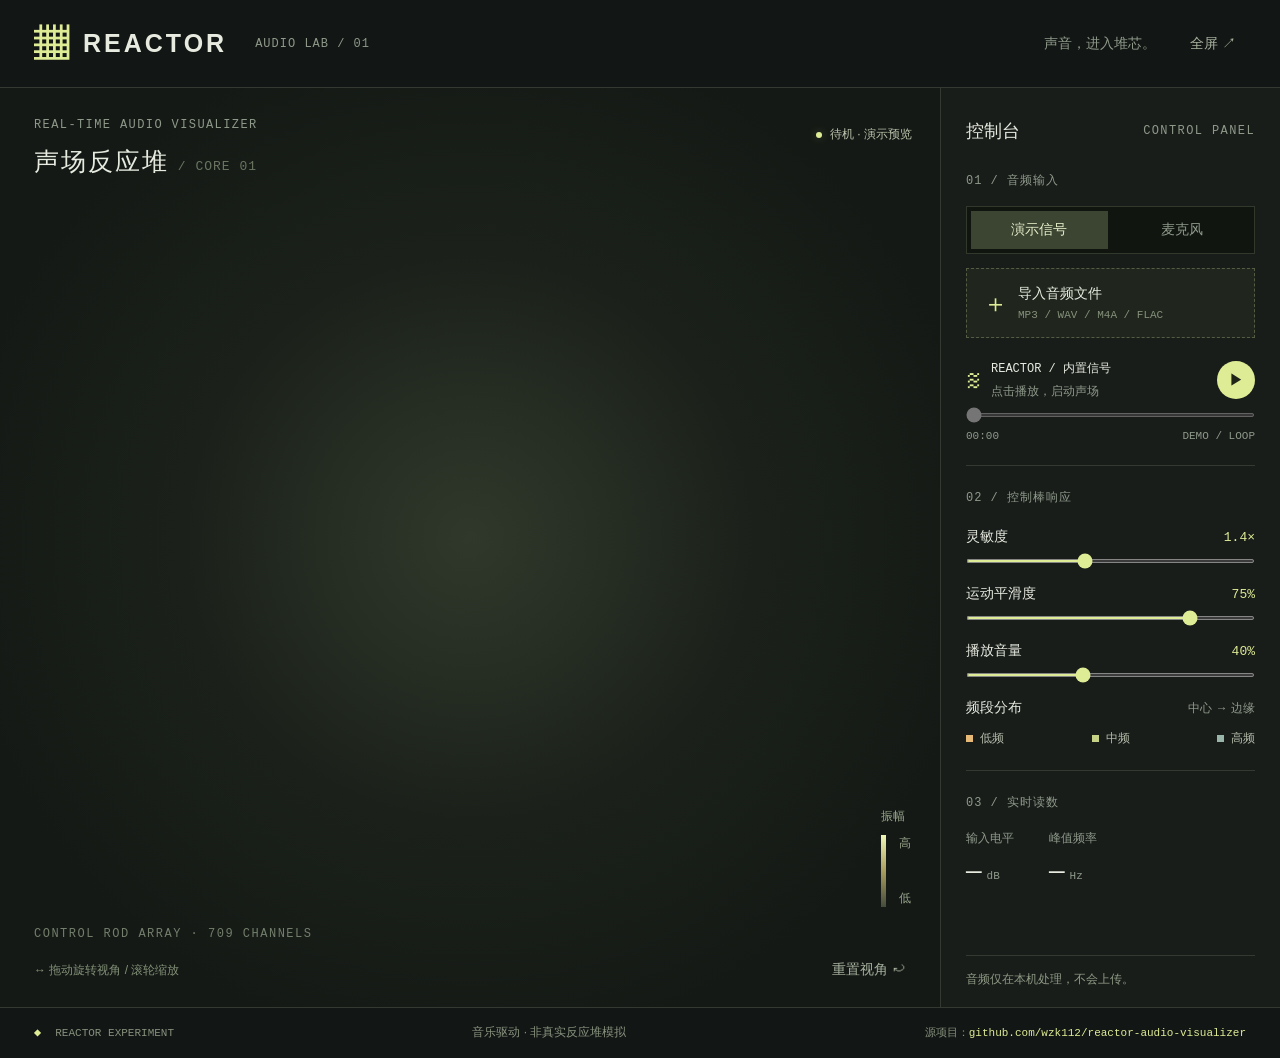
<file: MS_site/ms_site2.html>
<!doctype html>
<!--
  源项目：REACTOR — 声场反应堆
  原作者：wzk112
  仓库：https://github.com/wzk112/reactor-audio-visualizer
  本文件为单文件内联打包版，仅供学习交流使用
-->
<html lang="zh-CN">
<head>
  <meta charset="UTF-8">
  <meta name="viewport" content="width=device-width, initial-scale=1.0">
  <meta name="theme-color" content="#121614">
  <title>REACTOR — 声场反应堆</title>
  <meta name="description" content="让音乐驱动堆芯。基于控制棒阵列的实时音频可视化。">
  <link rel="icon" type="image/png" href="./ms_site2.png">
  <style>
    :root {
      color-scheme: dark;
      --bg: #121614;
      --panel: #191d1a;
      --line: #343a32;
      --muted: #8e998a;
      --text: #e6eadf;
      --accent: #deec95;
    }

    * {
      box-sizing: border-box;
    }

    body {
      margin: 0;
      background: var(--bg);
      color: var(--text);
      font-family: Arial, "PingFang SC", sans-serif;
      font-size: 16px;
    }

    button, a, input {
      -webkit-tap-highlight-color: transparent;
    }

    button {
      font: inherit;
      color: inherit;
      cursor: pointer;
    }

    button:focus-visible, a:focus-visible, input:focus-visible {
      outline: 2px solid var(--accent);
      outline-offset: 4px;
    }

    /* ===== 顶部栏 ===== */
    header {
      height: 88px;
      padding: 0 34px;
      display: flex;
      align-items: center;
      gap: 24px;
      border-bottom: 1px solid var(--line);
    }

    .brand {
      text-decoration: none;
      color: var(--text);
      font-size: 25px;
      letter-spacing: 3px;
      font-weight: 700;
      display: flex;
      align-items: center;
      gap: 12px;
    }

    .brand-icon {
      font-size: 34px;
      color: var(--accent);
    }

    .edition {
      font: 12px monospace;
      letter-spacing: 1px;
      color: var(--muted);
      margin-left: 16px;
    }

    .top-note {
      font-size: 14px;
      color: var(--muted);
      margin-left: auto;
    }

    .plain {
      background: none;
      border: 0;
      color: #a8b29f;
      font-size: 14px;
      padding: 10px;
    }

    /* ===== 主布局 ===== */
    main {
      display: grid;
      grid-template-columns: minmax(0, 1fr) 340px;
      min-height: calc(100svh - 137px);
    }

    /* ===== 可视化舞台 ===== */
    .stage {
      position: relative;
      min-height: 680px;
      overflow: hidden;
      background: radial-gradient(ellipse at 50% 49%, #30382b 0%, #1b211a 43%, #141915 78%);
    }

    .stage-title {
      position: absolute;
      top: 30px;
      left: 34px;
      z-index: 1;
      pointer-events: none;
    }

    .eyebrow {
      font: 12px monospace;
      letter-spacing: 1.4px;
      color: var(--muted);
    }

    h1 {
      font-size: 25px;
      font-weight: 500;
      letter-spacing: 2px;
      margin: 13px 0;
    }

    h1 span {
      font: 13px monospace;
      color: #697561;
      letter-spacing: 1px;
    }

    .live {
      position: absolute;
      top: 38px;
      right: 28px;
      display: flex;
      gap: 8px;
      align-items: center;
      font-size: 12px;
      color: #bdc5ad;
    }

    .live i {
      width: 6px;
      height: 6px;
      background: var(--accent);
      border-radius: 50%;
      box-shadow: 0 0 10px #deec9544;
    }

    #core {
      width: 100%;
      height: 100%;
      position: absolute;
      inset: 0;
      touch-action: none;
      cursor: grab;
    }

    #core:active {
      cursor: grabbing;
    }

    .axis {
      position: absolute;
      bottom: 66px;
      left: 34px;
      font: 12px monospace;
      letter-spacing: 1.5px;
      color: #737e6c;
      pointer-events: none;
    }

    .stage-bottom {
      position: absolute;
      bottom: 18px;
      left: 34px;
      right: 24px;
      display: flex;
      align-items: center;
      justify-content: space-between;
      color: #839078;
      font-size: 12px;
    }

    .scale {
      position: absolute;
      right: 25px;
      bottom: 100px;
      display: grid;
      grid-template-columns: 8px 16px;
      gap: 10px;
      font-size: 12px;
      color: #99a58d;
    }

    .scale span:first-child {
      grid-column: 1 / 3;
    }

    .scale div {
      grid-row: 2 / 4;
      background: linear-gradient(#eff7b4, #a99c5e, #454c3c);
      width: 5px;
      height: 72px;
    }

    .scale span:last-child {
      align-self: end;
    }

    /* ===== 侧边控制台 ===== */
    aside {
      background: var(--panel);
      border-left: 1px solid var(--line);
      padding: 27px 25px 18px;
    }

    .panel-title {
      display: flex;
      justify-content: space-between;
      align-items: center;
      margin: 4px 0 29px;
    }

    .panel-title > span:first-child {
      font-size: 18px;
    }

    aside section {
      padding-bottom: 23px;
      margin-bottom: 23px;
      border-bottom: 1px solid var(--line);
    }

    .caption {
      display: block;
      color: #8e998a;
      font: 12px monospace;
      letter-spacing: 1px;
      margin-bottom: 17px;
    }

    /* 音频输入 */
    .source-tabs {
      display: flex;
      gap: 6px;
      padding: 4px;
      background: #101510;
      border: 1px solid #31392d;
    }

    .source-tabs button {
      flex: 1;
      background: transparent;
      border: 0;
      font-size: 14px;
      padding: 10px 0;
      color: #8e998a;
    }

    .source-tabs button.selected {
      background: #3c4432;
      color: #e4edc8;
    }

    .upload {
      background: #20261d;
      border: 1px dashed #535d44;
      width: 100%;
      margin-top: 14px;
      padding: 16px;
      display: grid;
      grid-template-columns: 25px 1fr;
      text-align: left;
      gap: 6px 10px;
    }

    .upload > span {
      grid-row: 1 / 3;
      font-size: 25px;
      align-self: center;
      color: var(--accent);
    }

    .upload strong {
      font-size: 14px;
      font-weight: 400;
    }

    .upload small {
      font: 11px monospace;
      color: #85917b;
    }

    .upload:hover {
      border-color: var(--accent);
      background: #2a3222;
    }

    .track {
      display: flex;
      align-items: center;
      gap: 10px;
      margin: 22px 0 10px;
      min-width: 0;
    }

    .track-icon {
      font-size: 30px;
      color: var(--accent);
    }

    .track > div {
      flex: 1;
      min-width: 0;
    }

    .track strong {
      display: block;
      overflow: hidden;
      text-overflow: ellipsis;
      white-space: nowrap;
      font: 12px monospace;
    }

    .track small {
      display: block;
      color: var(--muted);
      font-size: 12px;
      margin-top: 6px;
    }

    #play {
      width: 38px;
      height: 38px;
      border: 0;
      background: var(--accent);
      color: #202617;
      flex-shrink: 0;
      border-radius: 50%;
      font-size: 15px;
    }

    .timeline > div {
      display: flex;
      justify-content: space-between;
      font: 11px monospace;
      color: var(--muted);
      margin-top: 7px;
    }

    /* 滑块 */
    input[type=range] {
      width: 100%;
      accent-color: var(--accent);
      height: 4px;
      display: block;
      margin: 13px 0;
      cursor: pointer;
    }

    .slider-title {
      display: flex;
      align-items: center;
      justify-content: space-between;
      font-size: 14px;
      margin-top: 22px;
    }

    .slider-title output {
      font: 13px monospace;
      color: var(--accent);
    }

    .subtle {
      font-size: 12px;
      color: var(--muted);
    }

    .legend {
      display: flex;
      justify-content: space-between;
      margin-top: 13px;
      font-size: 12px;
      color: #b4bcaa;
    }

    .legend i {
      display: inline-block;
      height: 7px;
      width: 7px;
      margin-right: 7px;
    }

    .low { background: #e6ba76; }
    .mid { background: #c5d185; }
    .high { background: #99b4a9; }

    /* 实时读数 */
    .meters {
      display: flex;
      gap: 35px;
    }

    .meters > div > span {
      font-size: 12px;
      color: var(--muted);
    }

    .meters strong {
      display: block;
      font: 26px monospace;
      margin: 10px 0;
    }

    .meters small {
      font: 11px monospace;
      color: var(--muted);
      margin-left: 5px;
    }

    #spectrum {
      width: 100%;
      height: 44px;
      display: block;
    }

    .readings {
      margin-bottom: 13px;
      padding-bottom: 14px;
    }

    #message {
      font-size: 12px;
      color: #8f9a85;
      line-height: 1.7;
      margin: 0;
    }

    /* ===== 页脚 ===== */
    footer {
      border-top: 1px solid var(--line);
      min-height: 49px;
      display: flex;
      align-items: center;
      justify-content: space-between;
      padding: 12px 34px;
      font: 11px monospace;
      color: #87917e;
      gap: 15px;
    }

    footer b {
      color: var(--accent);
      margin-right: 8px;
    }

    footer span:nth-child(2) {
      font: 12px Arial;
    }

    footer a {
      color: var(--accent);
      text-decoration: none;
    }

    /* ===== 响应式 ===== */
    @media (min-width: 1500px) {
      main {
        grid-template-columns: minmax(0, 1fr) 370px;
      }
      aside {
        padding: 30px;
      }
      .stage {
        min-height: 760px;
      }
    }

    @media (max-width: 1000px) {
      .edition {
        display: none;
      }
      .live {
        top: 108px;
        left: 34px;
        right: auto;
      }
      main {
        grid-template-columns: minmax(0, 1fr) 300px;
      }
      aside {
        padding: 25px 20px;
      }
      .stage {
        min-height: 720px;
      }
    }

    @media (max-width: 700px) {
      header {
        height: 70px;
        padding: 0 20px;
      }
      .brand {
        font-size: 20px;
      }
      .top-note {
        display: none;
      }
      header > .plain {
        margin-left: auto;
      }
      main {
        display: block;
      }
      .stage {
        height: 65svh;
        min-height: 450px;
      }
      .stage-title {
        top: 24px;
        left: 20px;
      }
      h1 {
        font-size: 22px;
      }
      .live {
        top: 103px;
        left: 20px;
      }
      aside {
        border-left: 0;
        border-top: 1px solid var(--line);
        padding: 25px;
      }
      .stage-bottom, .axis {
        left: 20px;
      }
      .axis {
        font-size: 10px;
      }
      .scale {
        right: 18px;
      }
      .desktop {
        display: none;
      }
      footer {
        padding: 18px 20px;
        flex-wrap: wrap;
      }
      footer span:last-child {
        display: none;
      }
      .panel-title {
        margin-bottom: 24px;
      }
    }
  </style>
</head>
<body>

  <!-- ===== 顶部栏 ===== -->
  <header>
    <a class="brand" href="./">
      <span class="brand-icon">▦</span>
      REACTOR
      <span class="edition">AUDIO LAB / 01</span>
    </a>
    <span class="top-note">声音，进入堆芯。</span>
    <button id="fullscreen" class="plain">全屏 ↗</button>
  </header>

  <!-- ===== 主体 ===== -->
  <main>
    <!-- 可视化舞台 -->
    <section class="stage">
      <div class="stage-title">
        <div class="eyebrow">REAL-TIME AUDIO VISUALIZER</div>
        <h1>声场反应堆<span> / CORE 01</span></h1>
      </div>
      <div class="live">
        <i></i>
        <span id="status">待机 · 演示预览</span>
      </div>
      <canvas id="core" aria-label="圆形控制棒阵列，随音频频谱起伏的三维可视化"></canvas>
      <div class="axis top">
        CONTROL ROD ARRAY · <span id="count">709</span> CHANNELS
      </div>
      <div class="stage-bottom">
        <span>↔ 拖动旋转视角 <span class="desktop"> / 滚轮缩放</span></span>
        <button id="reset" class="plain">重置视角 ⤾</button>
      </div>
      <div class="scale">
        <span>振幅</span>
        <div></div>
        <span>高</span>
        <span>低</span>
      </div>
    </section>

    <!-- 侧边控制台 -->
    <aside>
      <div class="panel-title">
        <span>控制台</span>
        <span class="eyebrow">CONTROL PANEL</span>
      </div>

      <!-- 01 音频输入 -->
      <section class="source">
        <label class="caption">01 / 音频输入</label>
        <div class="source-tabs">
          <button id="demo" class="selected">演示信号</button>
          <button id="mic">麦克风</button>
        </div>
        <button id="upload" class="upload">
          <span>＋</span>
          <strong>导入音频文件</strong>
          <small>MP3 / WAV / M4A / FLAC</small>
        </button>
        <input id="file" type="file" accept="audio/*" hidden>
        <div class="track">
          <span class="track-icon">≋</span>
          <div>
            <strong id="trackname">REACTOR / 内置信号</strong>
            <small id="tracksub">点击播放，启动声场</small>
          </div>
          <button id="play" aria-label="播放">▶</button>
        </div>
        <div class="timeline">
          <input id="seek" aria-label="播放进度" type="range" min="0" max="100" value="0" step="0.1">
          <div>
            <span id="elapsed">00:00</span>
            <span id="duration">DEMO / LOOP</span>
          </div>
        </div>
      </section>

      <!-- 02 控制棒响应 -->
      <section>
        <label class="caption">02 / 控制棒响应</label>
        <div class="slider-title">
          <label for="gain">灵敏度</label>
          <output id="gainval">1.4×</output>
        </div>
        <input id="gain" type="range" min="0.3" max="3" value="1.4" step="0.1">

        <div class="slider-title">
          <label for="smooth">运动平滑度</label>
          <output id="smoothval">75%</output>
        </div>
        <input id="smooth" type="range" min="0" max="95" value="75">

        <div class="slider-title">
          <label for="volume">播放音量</label>
          <output id="volumeval">40%</output>
        </div>
        <input id="volume" type="range" min="0" max="100" value="40">

        <div class="slider-title">
          <span>频段分布</span>
          <span class="subtle">中心 → 边缘</span>
        </div>
        <div class="legend">
          <span><i class="low"></i>低频</span>
          <span><i class="mid"></i>中频</span>
          <span><i class="high"></i>高频</span>
        </div>
      </section>

      <!-- 03 实时读数 -->
      <section class="readings">
        <label class="caption">03 / 实时读数</label>
        <div class="meters">
          <div>
            <span>输入电平</span>
            <strong id="level">—<small>dB</small></strong>
          </div>
          <div>
            <span>峰值频率</span>
            <strong id="freq">—<small>Hz</small></strong>
          </div>
        </div>
        <canvas id="spectrum" aria-label="实时频谱"></canvas>
      </section>

      <p id="message" role="status">音频仅在本机处理，不会上传。</p>
    </aside>
  </main>

  <!-- ===== 页脚 ===== -->
  <footer>
    <span><b>◈</b> REACTOR EXPERIMENT</span>
    <span>音乐驱动 · 非真实反应堆模拟</span>
    <span>源项目：<a href="https://github.com/wzk112/reactor-audio-visualizer" target="_blank" rel="noopener">github.com/wzk112/reactor-audio-visualizer</a></span>
  </footer>

  <script>
    'use strict';

    // ===== DOM 引用 =====
    const $ = id => document.getElementById(id);
    const canvas = $('core');
    const g = canvas.getContext('2d');
    const spec = $('spectrum');
    const sg = spec.getContext('2d');

    // ===== 全局状态 =====
    let ctx, analyser, bins, wave, master, stream, source, buffer;
    let started = 0, offset = 0, mode = 'demo', playing = false;
    let loading = false, session = 0, rafTime = 0;
    let angle = -0.32, tilt = 0.58, zoom = 1, drag = null;
    let demoNodes = [], gain = 1.4, smoothing = 0.75, energy = 0;

    // ===== 生成控制棒阵列（圆形区域内的网格点） =====
    const rods = [];
    for (let x = -15; x <= 15; x++) {
      for (let z = -15; z <= 15; z++) {
        const r = Math.hypot(x, z);
        if (r <= 15) {
          rods.push({
            x, z, r,
            h: 0,
            seed: Math.abs(Math.sin(x * 127.1 + z * 311.7)),
            idx: 0
          });
        }
      }
    }
    $('count').textContent = rods.length;

    // ===== Canvas 尺寸自适应（支持高分屏） =====
    function size() {
      for (const c of [canvas, spec]) {
        const rect = c.getBoundingClientRect();
        const d = Math.min(devicePixelRatio || 1, 2);
        c.width = Math.round(rect.width * d);
        c.height = Math.round(rect.height * d);
        c.getContext('2d').setTransform(d, 0, 0, d, 0, 0);
      }
    }
    new ResizeObserver(size).observe(canvas);
    new ResizeObserver(size).observe(spec);

    // ===== 3D 投影：将 (x, z, h) 坐标转为屏幕 2D 点 =====
    function point(x, z, h = 0) {
      const w = canvas.clientWidth;
      const H = canvas.clientHeight;
      const s = Math.min(w / 45, H / 37) * zoom;
      const rx = x * Math.cos(angle) - z * Math.sin(angle);
      const rz = x * Math.sin(angle) + z * Math.cos(angle);
      return [w / 2 + rx * s, H * 0.55 + rz * s * tilt - h * s];
    }

    // ===== 绘制多边形 =====
    function poly(points, fill, stroke) {
      g.beginPath();
      points.forEach((p, i) => i ? g.lineTo(...p) : g.moveTo(...p));
      g.closePath();
      g.fillStyle = fill;
      g.fill();
      if (stroke) {
        g.strokeStyle = stroke;
        g.lineWidth = 0.55;
        g.stroke();
      }
    }

    // ===== 绘制圆环 =====
    function ring(r, color, width) {
      g.beginPath();
      for (let i = 0; i <= 100; i++) {
        const a = i / 100 * Math.PI * 2;
        const p = point(Math.cos(a) * r, Math.sin(a) * r);
        i ? g.lineTo(...p) : g.moveTo(...p);
      }
      g.strokeStyle = color;
      g.lineWidth = width;
      g.stroke();
    }

    // ===== 主渲染循环 =====
    function frame(t) {
      const dt = Math.min((t - rafTime) / 16.67, 3) || 1;
      rafTime = t;
      const w = canvas.clientWidth;
      const H = canvas.clientHeight;

      g.clearRect(0, 0, w, H);

      // 读取频谱数据
      if (analyser && playing) analyser.getByteFrequencyData(bins);

      // 计算峰值和能量
      let sum = 0, peak = 0, peakIndex = 0;
      if (playing && bins) {
        for (let i = 0; i < bins.length; i++) {
          sum += bins[i];
          if (bins[i] > peak) {
            peak = bins[i];
            peakIndex = i;
          }
        }
      }
      energy = 0;
      if (playing && wave) {
        analyser.getFloatTimeDomainData(wave);
        for (const v of wave) energy += v * v;
        energy = Math.sqrt(energy / wave.length);
      }

      // 绘制外圈装饰
      ring(16.4, '#060b07', 20);
      ring(16.5, '#505948', 2);
      ring(16, '#878969', 1);
      ring(17.3, '#303a2d', 1);

      // 绘制外圈棋盘格装饰带
      for (let i = 0; i < 80; i++) {
        const a = i / 80 * Math.PI * 2;
        poly([
          point(Math.cos(a) * 15.7, Math.sin(a) * 15.7),
          point(Math.cos(a + 0.034) * 15.7, Math.sin(a + 0.034) * 15.7),
          point(Math.cos(a + 0.034) * 16.15, Math.sin(a + 0.034) * 16.15),
          point(Math.cos(a) * 16.15, Math.sin(a) * 16.15)
        ], i % 2 ? '#484d31' : '#adac64');
      }

      // 按深度排序（远的先画）
      const sorted = [...rods].sort((a, b) =>
        (a.x * Math.sin(angle) + a.z * Math.cos(angle)) -
        (b.x * Math.sin(angle) + b.z * Math.cos(angle))
      );

      // 绘制每根控制棒（立方体）
      for (const rod of sorted) {
        let amp = 0;

        if (playing && bins) {
          // 根据棒的半径映射到对应频率
          const hz = 45 * Math.pow(320, rod.r / 15);
          const idx = Math.max(1, Math.min(bins.length - 2,
            Math.round(hz / (ctx.sampleRate / 2048))));
          rod.idx = idx;
          amp = (bins[idx] + bins[idx - 1] + bins[idx + 1]) / 765;
          amp = Math.pow(amp, 1.7) * gain;
        } else if (!playing && mode === 'demo' && !ctx) {
          // 待机演示模式：正弦波动画
          amp = 0.10 + 0.20 * (0.5 + 0.5 * Math.sin(rod.r * 0.6 - t * 0.0007 + rod.x * 0.1));
        }

        // 平滑过渡到目标高度
        const target = 0.07 + amp * 4.8;
        rod.h += (target - rod.h) * (1 - Math.pow(0.45 + smoothing * 0.53, dt));

        const { x, z, h } = rod;

        // 立方体八个顶点
        const a = point(x - 0.44, z - 0.44, h);
        const b = point(x + 0.44, z - 0.44, h);
        const c = point(x + 0.44, z + 0.44, h);
        const d = point(x - 0.44, z + 0.44, h);
        const a0 = point(x - 0.44, z - 0.44);
        const b0 = point(x + 0.44, z - 0.44);
        const c0 = point(x + 0.44, z + 0.44);
        const d0 = point(x - 0.44, z + 0.44);

        // 四个侧面（不同明暗）
        poly([a, a0, b0, b], '#424838', '#111910');
        poly([b, b0, c0, c], `rgb(${55 + amp * 30},${62 + amp * 30},${44 + amp * 20})`, '#141b12');
        poly([c, c0, d0, d], '#333c2b', '#131b11');
        poly([d, d0, a0, a], '#39432f', '#111910');

        // 顶面（根据 seed 决定基色，模拟不同材质的棒）
        const base = rod.seed > 0.92 ? [143, 109, 81]
                   : rod.seed > 0.85 ? [97, 118, 104]
                   : [139 + rod.seed * 29, 148 + rod.seed * 22, 119 + rod.seed * 21];
        poly([a, b, c, d], `rgb(${base[0] + amp * 43},${base[1] + amp * 40},${base[2] + amp * 24})`, '#232d20');

        // 顶面中心点（帽盖）
        const p = point(x, z, h + 0.01);
        const s = Math.min(w / 45, H / 37) * zoom;
        g.beginPath();
        g.ellipse(p[0], p[1], s * 0.12, s * 0.12 * tilt, 0, 0, Math.PI * 2);
        g.fillStyle = '#404735';
        g.fill();

        // 高缩放时添加细节像素
        if (s > 13 && rod.seed > 0.6) {
          g.fillStyle = '#c3c7a3';
          g.fillRect(p[0] - s * 0.3, p[1] - s * 0.19, 1, 1);
        }
      }

      // ===== 绘制底部频谱条 =====
      const sw = spec.clientWidth;
      const sh = spec.clientHeight;
      sg.clearRect(0, 0, sw, sh);
      for (let i = 0; i < 48; i++) {
        let v = playing && bins
          ? bins[Math.min(bins.length - 1, Math.floor(Math.pow(i / 47, 2) * 700))] / 255
          : 0;
        sg.fillStyle = i < 12 ? '#d8b975' : i < 30 ? '#c3cf87' : '#95b1a1';
        sg.fillRect(i * sw / 48, sh - Math.max(2, v * sh), sw / 48 - 3, Math.max(2, v * sh));
      }

      // ===== 更新仪表读数（每 150ms 更新一次，避免频繁 DOM 操作） =====
      if (t % 150 < 25) {
        $('level').innerHTML = (playing ? Math.round(20 * Math.log10(Math.max(energy, 0.001))) : '—') + '<small>dB</small>';
        $('freq').innerHTML = (playing && peak > 0 ? Math.round(peakIndex * ctx.sampleRate / 2048) : '—') + '<small>Hz</small>';
        if (playing) {
          const seconds = offset + ctx.currentTime - started;
          $('elapsed').textContent = format(seconds);
          if (buffer && mode === 'file') {
            $('seek').value = seconds / buffer.duration * 100;
          }
        }
      }

      requestAnimationFrame(frame);
    }
    requestAnimationFrame(frame);

    // ===== 工具函数：秒 → mm:ss =====
    function format(s) {
      return Math.floor(s / 60).toString().padStart(2, '0') + ':' +
             Math.floor(s % 60).toString().padStart(2, '0');
    }

    // ===== 初始化音频上下文 =====
    async function audio() {
      if (!ctx) {
        ctx = new AudioContext();
        analyser = ctx.createAnalyser();
        analyser.fftSize = 2048;
        analyser.smoothingTimeConstant = 0.75;
        bins = new Uint8Array(analyser.frequencyBinCount);
        wave = new Float32Array(analyser.fftSize);
        master = ctx.createGain();
        master.gain.value = 0.4;
        analyser.connect(master);
        master.connect(ctx.destination);
      }
      await ctx.resume();
    }

    // ===== 停止播放并清理资源 =====
    function stop() {
      session++;
      loading = false;
      if (source) {
        source.onended = null;
        try { source.stop?.(); } catch {}
        source.disconnect();
        source = null;
      }
      demoNodes.forEach(n => {
        try { n.stop?.(); n.disconnect(); } catch {}
      });
      demoNodes = [];
      if (stream) {
        stream.getTracks().forEach(t => t.stop());
        stream = null;
      }
      playing = false;
      update();
    }

    // ===== 更新 UI 状态 =====
    function update() {
      $('play').textContent = playing ? 'Ⅱ' : '▶';
      $('play').setAttribute('aria-label', playing ? '暂停' : '播放');
      $('demo').classList.toggle('selected', mode === 'demo');
      $('mic').classList.toggle('selected', mode === 'mic');
      $('status').textContent = playing
        ? '运行中 · ' + (mode === 'demo' ? '演示信号' : mode === 'mic' ? '实时输入' : '音频分析')
        : '待机 · ' + (mode === 'demo' ? '演示预览' : '已暂停');
      $('tracksub').textContent = playing ? '控制棒随频谱实时响应' : '点击播放，启动声场';
      $('seek').disabled = mode !== 'file';
    }

    // ===== 开始播放 =====
    async function start() {
      if (loading || playing) return;
      loading = true;
      const attempt = ++session;

      try {
        await audio();
        if (attempt !== session) return;

        if (mode === 'mic') {
          // 麦克风输入
          const id = ++session;
          loading = true;
          $('message').textContent = '等待麦克风授权…';
          const s = await navigator.mediaDevices.getUserMedia({ audio: true });
          if (id !== session) {
            s.getTracks().forEach(t => t.stop());
            return;
          }
          stream = s;
          source = ctx.createMediaStreamSource(s);
          source.connect(analyser);
          master.gain.value = 0; // 麦克风不回放，避免啸叫
          $('message').textContent = '正在监听麦克风；停止或切换输入即可关闭。';
        } else {
          // 演示信号或本地文件
          master.gain.value = +$('volume').value / 100;

          if (mode === 'file' && buffer) {
            // 本地音频文件
            if (offset >= buffer.duration) offset = 0;
            source = ctx.createBufferSource();
            source.buffer = buffer;
            source.connect(analyser);
            source.onended = () => {
              stop();
              offset = 0;
              $('seek').value = 0;
              $('elapsed').textContent = '00:00';
            };
            source.start(0, offset);
          } else {
            // 演示信号：8 个振荡器叠加和弦 + LFO 调制
            [55, 82.41, 110, 164.81, 220, 329.63, 440, 659.25].forEach((freq, i) => {
              const osc = ctx.createOscillator();
              const v = ctx.createGain();
              const lfo = ctx.createOscillator();
              const lg = ctx.createGain();
              osc.type = i < 3 ? 'triangle' : 'sine';
              osc.frequency.value = freq;
              v.gain.value = 0.025;
              lfo.frequency.value = 0.22 + i * 0.087;
              lg.gain.value = 0.023;
              lfo.connect(lg);
              lg.connect(v.gain);
              osc.connect(v);
              v.connect(analyser);
              osc.start();
              lfo.start();
              demoNodes.push(osc, lfo, v, lg);
            });
          }
          $('message').textContent = '音频仅在本机处理，不会上传。';
        }

        started = ctx.currentTime;
        playing = true;
        update();
      } catch (e) {
        stop();
        $('message').textContent = mode === 'mic'
          ? '无法访问麦克风，请检查浏览器权限，或导入音频。'
          : '无法播放此音频，请尝试其他文件。';
      } finally {
        if (attempt === session || !playing) loading = false;
      }
    }

    // ===== 事件绑定 =====

    // 播放/暂停
    $('play').onclick = () => {
      if (playing) {
        offset += ctx.currentTime - started;
        stop();
      } else {
        start();
      }
    };

    // 切换到演示信号
    $('demo').onclick = () => {
      stop();
      mode = 'demo';
      offset = 0;
      buffer = null;
      $('trackname').textContent = 'REACTOR / 内置信号';
      $('duration').textContent = 'DEMO / LOOP';
      $('elapsed').textContent = '00:00';
      $('seek').value = 0;
      update();
      start();
    };

    // 切换到麦克风
    $('mic').onclick = () => {
      stop();
      mode = 'mic';
      offset = 0;
      buffer = null;
      $('trackname').textContent = 'MIC / 麦克风输入';
      $('duration').textContent = 'LIVE';
      $('elapsed').textContent = '00:00';
      update();
      start();
    };

    // 导入本地音频文件
    $('upload').onclick = () => $('file').click();
    $('file').onchange = async e => {
      const f = e.target.files[0];
      if (!f) return;
      stop();
      const id = session;
      loading = true;
      $('message').textContent = '正在读取音频…';
      try {
        await audio();
        const decoded = await ctx.decodeAudioData(await f.arrayBuffer());
        if (id !== session) return;
        buffer = decoded;
        mode = 'file';
        offset = 0;
        $('trackname').textContent = f.name;
        $('duration').textContent = format(buffer.duration);
        $('elapsed').textContent = '00:00';
        $('seek').value = 0;
        update();
        loading = false;
        await start();
      } catch {
        $('message').textContent = '无法读取该文件，请尝试 MP3 或 WAV 音频。';
      } finally {
        loading = false;
        e.target.value = '';
      }
    };

    // 进度条跳转
    $('seek').onchange = () => {
      if (mode !== 'file' || !buffer) return;
      const was = playing;
      stop();
      offset = +$('seek').value / 100 * buffer.duration;
      $('elapsed').textContent = format(offset);
      if (was) start();
    };

    // 灵敏度滑块
    $('gain').oninput = e => {
      gain = +e.target.value;
      $('gainval').textContent = gain.toFixed(1) + '×';
    };

    // 平滑度滑块
    $('smooth').oninput = e => {
      smoothing = +e.target.value / 100;
      $('smoothval').textContent = e.target.value + '%';
    };

    // 音量滑块
    $('volume').oninput = e => {
      $('volumeval').textContent = e.target.value + '%';
      if (master && mode !== 'mic') {
        master.gain.setTargetAtTime(+e.target.value / 100, ctx.currentTime, 0.03);
      }
    };

    // 视角控制：拖动旋转
    canvas.onpointerdown = e => {
      drag = { x: e.clientX, y: e.clientY };
      canvas.setPointerCapture(e.pointerId);
    };
    canvas.onpointermove = e => {
      if (!drag) return;
      angle += (e.clientX - drag.x) * 0.006;
      tilt = Math.max(0.25, Math.min(0.85, tilt + (e.clientY - drag.y) * 0.002));
      drag = { x: e.clientX, y: e.clientY };
    };
    canvas.onpointerup = canvas.onpointercancel = () => drag = null;

    // 滚轮缩放
    canvas.addEventListener('wheel', e => {
      e.preventDefault();
      zoom = Math.max(0.65, Math.min(1.5, zoom - e.deltaY * 0.001));
    }, { passive: false });

    // 重置视角
    $('reset').onclick = () => {
      angle = -0.32;
      tilt = 0.58;
      zoom = 1;
    };

    // 全屏切换
    $('fullscreen').onclick = async () => {
      try {
        if (document.fullscreenElement) {
          await document.exitFullscreen();
        } else {
          await document.documentElement.requestFullscreen();
        }
      } catch {
        $('message').textContent = '当前浏览器不支持全屏。';
      }
    };
    document.addEventListener('fullscreenchange', () => {
      $('fullscreen').textContent = document.fullscreenElement ? '退出全屏 ↙' : '全屏 ↗';
    });

    // 页面关闭时停止音频
    window.addEventListener('pagehide', stop);

    // 初始化 UI
    update();

    // ===== AI 工具注册（可选，用于宿主环境调用） =====
    if (document.modelContext?.registerTool) {
      try {
        Promise.resolve(document.modelContext.registerTool({
          name: 'configure_reactor_response',
          description: 'Adjust the reactor audio visualizer sensitivity and motion smoothing.',
          inputSchema: {
            type: 'object',
            properties: {
              sensitivity: { type: 'number', minimum: 0.3, maximum: 3 },
              smoothing: { type: 'number', minimum: 0, maximum: 95 }
            },
            required: ['sensitivity', 'smoothing'],
            additionalProperties: false
          },
          execute(input) {
            if (!input ||
                !Number.isFinite(input.sensitivity) || input.sensitivity < 0.3 || input.sensitivity > 3 ||
                !Number.isFinite(input.smoothing) || input.smoothing < 0 || input.smoothing > 95) {
              throw Error('Invalid response settings');
            }
            $('gain').value = input.sensitivity;
            $('gain').dispatchEvent(new Event('input'));
            $('smooth').value = input.smoothing;
            $('smooth').dispatchEvent(new Event('input'));
            return { sensitivity: gain, smoothing: smoothing * 100 };
          }
        })).catch(() => {});
      } catch {}
    }
  </script>
</body>
</html>
</file>
<file: styles.css>
/* =========================================================
   EasyTier Go — Minecraft Mod Landing Page
   ========================================================= */

:root {
  --bg: #11121c;
  --bg-2: #171827;
  --panel: rgba(255, 255, 255, 0.055);
  --panel-strong: rgba(255, 255, 255, 0.085);
  --line: rgba(255, 255, 255, 0.09);
  --line-strong: rgba(255, 255, 255, 0.16);
  --text: #e9e9f3;
  --muted: #9b9bb2;
  --muted-2: #74748c;
  --cyan: #00d2ff;
  --blue: #0072ff;
  --mint: #3ff0c0;
  --amber: #ffb84d;
  --red: #ff5d7a;
  --violet: #9a7bff;
  --radius: 18px;
  --sidebar: 252px;
  --font: "Segoe UI", "PingFang SC", "Hiragino Sans GB", "Microsoft YaHei", system-ui, sans-serif;
  --mono: "Cascadia Code", "JetBrains Mono", "SFMono-Regular", Consolas, "Liberation Mono", monospace;
  --shadow: 0 24px 70px rgba(0, 0, 0, 0.38);
}

*,
*::before,
*::after { box-sizing: border-box; }

html {
  scroll-behavior: smooth;
  scroll-padding-top: 26px;
}

body {
  margin: 0;
  min-height: 100vh;
  color: var(--text);
  font-family: var(--font);
  font-size: 15px;
  line-height: 1.6;
  background:
    radial-gradient(1100px 720px at 76% -12%, rgba(0, 114, 255, 0.18), transparent 62%),
    radial-gradient(900px 600px at -8% 32%, rgba(0, 210, 255, 0.10), transparent 60%),
    radial-gradient(700px 520px at 100% 78%, rgba(63, 240, 192, 0.055), transparent 62%),
    var(--bg);
  overflow-x: hidden;
  -webkit-font-smoothing: antialiased;
}

body::before {
  content: "";
  position: fixed;
  inset: 0;
  z-index: 0;
  pointer-events: none;
  background-image:
    linear-gradient(rgba(255, 255, 255, 0.032) 1px, transparent 1px),
    linear-gradient(90deg, rgba(255, 255, 255, 0.032) 1px, transparent 1px);
  background-size: 54px 54px;
  mask-image: radial-gradient(circle at 55% 18%, #000 0%, transparent 72%);
  -webkit-mask-image: radial-gradient(circle at 55% 18%, #000 0%, transparent 72%);
}

::selection { background: rgba(0, 210, 255, 0.28); color: #fff; }

a { color: inherit; text-decoration: none; }
button, input { font: inherit; }
button { cursor: pointer; }
img { display: block; max-width: 100%; }
h1, h2, h3, h4, p { margin: 0; }
svg { display: block; }

:focus-visible {
  outline: 2px solid var(--cyan);
  outline-offset: 3px;
  border-radius: 4px;
}

.icon {
  width: 18px;
  height: 18px;
  flex: none;
  fill: none;
  stroke: currentColor;
  stroke-width: 1.8;
  stroke-linecap: round;
  stroke-linejoin: round;
}

.skip-link {
  position: fixed;
  top: 10px;
  left: 10px;
  z-index: 200;
  padding: 10px 16px;
  border-radius: 10px;
  background: var(--cyan);
  color: #021018;
  font-weight: 700;
  transform: translateY(-160%);
}
.skip-link:focus { transform: none; }

/* =========================================================
   Background aurora + progress
   ========================================================= */

.bg-aurora {
  position: fixed;
  inset: 0;
  z-index: 0;
  overflow: hidden;
  pointer-events: none;
}
.bg-aurora i {
  position: absolute;
  display: block;
  border-radius: 50%;
  filter: blur(90px);
  opacity: 0.28;
  animation: drift 20s ease-in-out infinite alternate;
}
.bg-aurora i:nth-child(1) {
  width: 460px; height: 460px;
  top: 4%; left: 58%;
  background: rgba(0, 114, 255, 0.42);
}
.bg-aurora i:nth-child(2) {
  width: 380px; height: 380px;
  top: 42%; left: 6%;
  background: rgba(0, 210, 255, 0.24);
  animation-delay: -7s;
}
.bg-aurora i:nth-child(3) {
  width: 320px; height: 320px;
  top: 78%; left: 70%;
  background: rgba(63, 240, 192, 0.16);
  animation-delay: -13s;
}

.scroll-progress {
  position: fixed;
  top: 0; left: 0; right: 0;
  height: 3px;
  z-index: 120;
  background: rgba(255, 255, 255, 0.04);
}
.scroll-progress span {
  display: block;
  width: 0;
  height: 100%;
  background: linear-gradient(90deg, var(--cyan), var(--blue), var(--mint));
  box-shadow: 0 0 14px rgba(0, 210, 255, 0.65);
  transition: width 0.08s linear;
}

/* =========================================================
   Sidebar
   ========================================================= */

.sidebar {
  position: fixed;
  inset: 0 auto 0 0;
  z-index: 70;
  width: var(--sidebar);
  display: flex;
  flex-direction: column;
  padding: 26px 16px 20px;
  background: linear-gradient(180deg, rgba(18, 20, 34, 0.93), rgba(13, 14, 24, 0.90));
  border-right: 1px solid rgba(255, 255, 255, 0.07);
  backdrop-filter: blur(22px);
  -webkit-backdrop-filter: blur(22px);
  box-shadow: 18px 0 50px rgba(0, 0, 0, 0.18);
}

.brand {
  display: flex;
  align-items: center;
  gap: 11px;
  padding: 2px 8px 0;
}
.brand-mark {
  width: 44px;
  height: 44px;
  flex: none;
  display: grid;
  place-items: center;
  border-radius: 13px;
  background:
    radial-gradient(circle at 30% 20%, rgba(0, 210, 255, 0.30), transparent 65%),
    linear-gradient(145deg, rgba(0, 114, 255, 0.26), rgba(0, 210, 255, 0.06));
  border: 1px solid rgba(0, 210, 255, 0.26);
  box-shadow: 0 0 28px rgba(0, 180, 255, 0.16), inset 0 1px 0 rgba(255, 255, 255, 0.12);
}
.brand-mark img {
  width: 28px;
  height: 28px;
  filter: drop-shadow(0 0 8px rgba(0, 210, 255, 0.55));
}
.brand-text { display: flex; flex-direction: column; min-width: 0; }
.brand-text strong {
  color: #fff;
  font-size: 16.5px;
  letter-spacing: 0.2px;
  white-space: nowrap;
}
.brand-text small {
  color: var(--muted-2);
  font-size: 9px;
  letter-spacing: 0.18em;
  text-transform: uppercase;
}

.version-line {
  display: flex;
  align-items: center;
  gap: 7px;
  padding: 18px 8px 0;
  color: var(--muted-2);
  font-family: var(--mono);
  font-size: 10px;
  letter-spacing: 0.08em;
}
.version-pill {
  padding: 3px 8px;
  border-radius: 999px;
  color: var(--cyan);
  background: rgba(0, 210, 255, 0.08);
  border: 1px solid rgba(0, 210, 255, 0.20);
  font-size: 10px;
}

.nav {
  display: flex;
  flex-direction: column;
  gap: 3px;
  margin-top: 22px;
  flex: 1;
  min-height: 0;
  overflow-y: auto;
  scrollbar-width: none;
}
.nav::-webkit-scrollbar { display: none; }

.nav-link {
  position: relative;
  display: flex;
  align-items: center;
  gap: 11px;
  min-height: 42px;
  padding: 10px 12px;
  border-radius: 10px;
  border: 1px solid transparent;
  color: var(--muted);
  font-size: 13.5px;
  transition: color 0.22s, background 0.22s, border-color 0.22s, transform 0.22s;
}
.nav-link .icon { width: 16px; height: 16px; opacity: 0.75; transition: opacity 0.22s; }
.nav-link:hover {
  color: #fff;
  background: rgba(255, 255, 255, 0.055);
  transform: translateX(2px);
}
.nav-link:hover .icon { opacity: 1; }
.nav-link.active {
  color: #fff;
  background: linear-gradient(90deg, rgba(0, 210, 255, 0.15), rgba(0, 114, 255, 0.045));
  border-color: rgba(0, 210, 255, 0.16);
  box-shadow: inset 0 0 26px rgba(0, 210, 255, 0.04);
}
.nav-link.active .icon { color: var(--cyan); opacity: 1; }
.nav-link.active::before {
  content: "";
  position: absolute;
  left: -1px;
  top: 11px;
  bottom: 11px;
  width: 3px;
  border-radius: 3px;
  background: linear-gradient(var(--cyan), var(--blue));
  box-shadow: 0 0 10px rgba(0, 210, 255, 0.7);
}

.sidebar-foot { margin-top: auto; padding: 22px 6px 0; }
.support-card {
  position: relative;
  padding: 14px;
  border-radius: 14px;
  background:
    radial-gradient(140px 100px at 100% 0%, rgba(63, 240, 192, 0.12), transparent 70%),
    linear-gradient(145deg, rgba(255, 255, 255, 0.07), rgba(255, 255, 255, 0.025));
  border: 1px solid var(--line);
  overflow: hidden;
}
.support-card::after {
  content: "";
  position: absolute;
  width: 80px; height: 80px;
  right: -28px; bottom: -34px;
  border-radius: 50%;
  border: 1px solid rgba(63, 240, 192, 0.22);
}
.support-card b { display: block; color: #fff; font-size: 12.5px; margin-bottom: 3px; }
.support-card span { display: block; color: var(--muted-2); font-size: 11px; line-height: 1.55; }
.side-links {
  display: flex;
  gap: 8px;
  margin-top: 12px;
}
.side-links a {
  flex: 1;
  display: flex;
  align-items: center;
  justify-content: center;
  gap: 6px;
  height: 34px;
  border-radius: 9px;
  border: 1px solid var(--line);
  background: rgba(255, 255, 255, 0.035);
  color: var(--muted);
  font-size: 11px;
  transition: 0.22s;
}
.side-links a:hover { color: #fff; border-color: rgba(0, 210, 255, 0.3); background: rgba(0, 210, 255, 0.07); }
.side-meta {
  margin-top: 12px;
  text-align: center;
  color: var(--muted-2);
  font-family: var(--mono);
  font-size: 9px;
  letter-spacing: 0.08em;
}

/* =========================================================
   Layout / shared
   ========================================================= */

.main {
  position: relative;
  z-index: 1;
  margin-left: var(--sidebar);
  min-width: 0;
}
.container {
  width: min(1160px, calc(100% - 72px));
  margin: 0 auto;
}
section { position: relative; padding: 104px 0; }

.eyebrow {
  display: inline-flex;
  align-items: center;
  gap: 10px;
  color: var(--cyan);
  font-family: var(--mono);
  font-size: 10.5px;
  letter-spacing: 0.18em;
  text-transform: uppercase;
}
.eyebrow::before {
  content: "";
  width: 24px;
  height: 1px;
  background: linear-gradient(90deg, transparent, var(--cyan));
}
.section-head { max-width: 740px; margin-bottom: 42px; }
.section-head h2 {
  margin: 14px 0 16px;
  color: #fff;
  font-size: clamp(1.9rem, 3.6vw, 3.05rem);
  line-height: 1.14;
  letter-spacing: -0.035em;
  font-weight: 700;
}
.section-head h2 em {
  font-style: normal;
  background: linear-gradient(100deg, var(--cyan), #5ea8ff 55%, var(--mint));
  -webkit-background-clip: text;
  background-clip: text;
  color: transparent;
}
.section-head p {
  max-width: 650px;
  color: var(--muted);
  font-size: 15px;
  line-height: 1.9;
}
h2.section-head {
  margin: 0;
  color: #fff;
  font-size: clamp(1.9rem, 3.6vw, 3.05rem);
  line-height: 1.14;
  letter-spacing: -0.035em;
  font-weight: 700;
}
h2.section-head em {
  font-style: normal;
  background: linear-gradient(100deg, var(--cyan), #5ea8ff 55%, var(--mint));
  -webkit-background-clip: text;
  background-clip: text;
  color: transparent;
}
p.section-head {
  color: var(--muted);
  font-size: 15px;
  line-height: 1.9;
}

.btn {
  position: relative;
  display: inline-flex;
  align-items: center;
  justify-content: center;
  gap: 9px;
  height: 48px;
  padding: 0 22px;
  border-radius: 999px;
  border: 1px solid transparent;
  font-size: 14px;
  font-weight: 600;
  letter-spacing: 0.01em;
  white-space: nowrap;
  transition: transform 0.24s, box-shadow 0.24s, background 0.24s, border-color 0.24s;
}
.btn:hover { transform: translateY(-2px); }
.btn:active { transform: translateY(0); }
.btn-primary {
  background: linear-gradient(135deg, var(--cyan), var(--blue));
  color: #fff;
  box-shadow: 0 12px 34px rgba(0, 130, 255, 0.33);
  overflow: hidden;
}
.btn-primary::after {
  content: "";
  position: absolute;
  top: -80%;
  left: -50%;
  width: 40%;
  height: 260%;
  transform: rotate(24deg) translateX(-160%);
  background: linear-gradient(90deg, transparent, rgba(255, 255, 255, 0.42), transparent);
  transition: transform 0.7s ease;
}
.btn-primary:hover::after { transform: rotate(24deg) translateX(520%); }
.btn-primary:hover { box-shadow: 0 16px 42px rgba(0, 160, 255, 0.45); }
.btn-ghost {
  background: rgba(255, 255, 255, 0.055);
  border-color: var(--line-strong);
  color: var(--text);
}
.btn-ghost:hover { background: rgba(255, 255, 255, 0.09); border-color: rgba(0, 210, 255, 0.35); }
.btn-icon {
  width: 48px;
  padding: 0;
  border-radius: 50%;
  background: rgba(255, 255, 255, 0.055);
  border-color: var(--line-strong);
  color: var(--text);
}
.btn-icon:hover { border-color: rgba(0, 210, 255, 0.4); color: var(--cyan); }

.glass {
  background: linear-gradient(160deg, rgba(255, 255, 255, 0.075), rgba(255, 255, 255, 0.022));
  border: 1px solid var(--line);
  border-radius: var(--radius);
  backdrop-filter: blur(16px);
  -webkit-backdrop-filter: blur(16px);
}

.reveal {
  opacity: 0;
  transform: translateY(28px);
  transition:
    opacity 0.75s cubic-bezier(0.22, 1, 0.36, 1),
    transform 0.75s cubic-bezier(0.22, 1, 0.36, 1);
  transition-delay: var(--d, 0s);
  will-change: opacity, transform;
}
.reveal.in { opacity: 1; transform: none; }

.spotlight { position: relative; }
.spotlight::before {
  content: "";
  position: absolute;
  inset: 0;
  z-index: 0;
  border-radius: inherit;
  background: radial-gradient(420px circle at var(--mx, 50%) var(--my, 0%), rgba(0, 210, 255, 0.14), transparent 45%);
  opacity: 0;
  transition: opacity 0.3s;
  pointer-events: none;
}
.spotlight:hover::before { opacity: 1; }
.spotlight > * { position: relative; z-index: 1; }

/* =========================================================
   Hero
   ========================================================= */

.hero {
  min-height: 100svh;
  display: flex;
  align-items: center;
  padding: 96px 0 72px;
  overflow: hidden;
}
.hero::before {
  content: "";
  position: absolute;
  inset: 0;
  pointer-events: none;
  background:
    radial-gradient(620px 440px at 74% 44%, rgba(0, 114, 255, 0.14), transparent 70%),
    linear-gradient(180deg, transparent 70%, rgba(17, 18, 28, 0.92) 100%);
}
.hero::after {
  content: "EASYTIER";
  position: absolute;
  left: 50%;
  top: 50%;
  z-index: 0;
  transform: translate(-50%, -50%);
  color: transparent;
  -webkit-text-stroke: 1px rgba(255, 255, 255, 0.035);
  font-size: clamp(8rem, 20vw, 19rem);
  font-weight: 800;
  letter-spacing: 0.03em;
  white-space: nowrap;
  pointer-events: none;
}
#netCanvas {
  position: absolute;
  inset: 0;
  z-index: 0;
  width: 100%;
  height: 100%;
  opacity: 0.72;
  pointer-events: none;
}
.hero-grid {
  position: relative;
  z-index: 2;
  display: grid;
  grid-template-columns: 1.03fr 0.97fr;
  align-items: center;
  gap: 46px;
}
.hero-copy > * { animation: heroIn 0.85s cubic-bezier(0.22, 1, 0.36, 1) both; }
.hero-copy > *:nth-child(1) { animation-delay: 0.05s; }
.hero-copy > *:nth-child(2) { animation-delay: 0.13s; }
.hero-copy > *:nth-child(3) { animation-delay: 0.22s; }
.hero-copy > *:nth-child(4) { animation-delay: 0.31s; }
.hero-copy > *:nth-child(5) { animation-delay: 0.40s; }

.kicker {
  display: inline-flex;
  align-items: center;
  gap: 9px;
  padding: 7px 13px;
  border-radius: 999px;
  border: 1px solid rgba(0, 210, 255, 0.18);
  background: rgba(0, 210, 255, 0.055);
  color: #a9e9ff;
  font-family: var(--mono);
  font-size: 10px;
  letter-spacing: 0.13em;
  text-transform: uppercase;
}
.live-dot {
  width: 7px;
  height: 7px;
  flex: none;
  border-radius: 50%;
  background: var(--mint);
  box-shadow: 0 0 0 0 rgba(63, 240, 192, 0.55);
  animation: livePulse 2.2s infinite;
}
.hero h1 {
  margin: 22px 0 20px;
  color: #fff;
  font-size: clamp(2.75rem, 5.1vw, 4.9rem);
  font-weight: 750;
  line-height: 1.04;
  letter-spacing: -0.055em;
}
.hero h1 .line { display: block; }
.hero h1 .grad {
  background: linear-gradient(100deg, #5ee7ff 0%, #27a8ff 38%, #5d7dff 72%, #3ff0c0 100%);
  background-size: 220% 100%;
  -webkit-background-clip: text;
  background-clip: text;
  color: transparent;
  animation: shimmer 7s ease-in-out infinite;
}
.lede {
  max-width: 545px;
  color: var(--muted);
  font-size: 15.5px;
  line-height: 1.9;
}
.lede strong { color: #d9f5ff; font-weight: 600; }
.hero-actions {
  display: flex;
  align-items: center;
  gap: 10px;
  flex-wrap: wrap;
  margin-top: 30px;
}
.hero-stats {
  display: flex;
  flex-wrap: wrap;
  gap: 10px 22px;
  margin-top: 38px;
  padding-top: 22px;
  border-top: 1px solid var(--line);
}
.hero-stat { min-width: 80px; }
.hero-stat b {
  display: block;
  color: #fff;
  font-family: var(--mono);
  font-size: 22px;
  line-height: 1.1;
  font-weight: 600;
}
.hero-stat b em { font-style: normal; color: var(--cyan); font-size: 12px; margin-left: 2px; }
.hero-stat span { color: var(--muted-2); font-size: 11px; letter-spacing: 0.03em; }

/* Hero visual */
.hero-stage {
  position: relative;
  display: flex;
  align-items: center;
  justify-content: center;
  min-height: 470px;
}
.orbit {
  position: absolute;
  left: 50%;
  top: 50%;
  border: 1px solid rgba(0, 210, 255, 0.12);
  border-radius: 50%;
  transform: translate(-50%, -50%);
  pointer-events: none;
}
.orbit::after {
  content: "";
  position: absolute;
  top: -3px;
  left: 50%;
  width: 6px;
  height: 6px;
  border-radius: 50%;
  background: var(--cyan);
  box-shadow: 0 0 14px var(--cyan);
}
.orbit-1 { width: 480px; height: 480px; opacity: 0.55; animation: spin 24s linear infinite; }
.orbit-2 { width: 570px; height: 570px; opacity: 0.35; border-style: dashed; animation: spin 38s linear infinite reverse; }
.orbit-2::after { background: var(--mint); box-shadow: 0 0 14px var(--mint); }

.status-card {
  position: relative;
  z-index: 2;
  width: min(430px, 100%);
  padding: 20px;
  border-radius: 24px;
  background:
    radial-gradient(300px 160px at 88% -8%, rgba(0, 210, 255, 0.13), transparent 68%),
    linear-gradient(160deg, rgba(25, 28, 48, 0.92), rgba(15, 17, 31, 0.88));
  border: 1px solid rgba(112, 195, 255, 0.19);
  box-shadow: 0 32px 80px rgba(0, 0, 0, 0.48), 0 0 60px rgba(0, 130, 255, 0.09), inset 0 1px 0 rgba(255, 255, 255, 0.08);
  backdrop-filter: blur(22px);
  -webkit-backdrop-filter: blur(22px);
  transform: rotate(-1.3deg);
  animation: float 7s ease-in-out infinite;
}
.status-card:hover { animation-play-state: paused; }
.status-head {
  display: flex;
  align-items: center;
  justify-content: space-between;
  gap: 10px;
  margin-bottom: 6px;
}
.status-title {
  display: flex;
  align-items: center;
  gap: 8px;
  color: #fff;
  font-size: 13px;
  font-weight: 600;
  letter-spacing: 0.02em;
}
.pill {
  display: inline-flex;
  align-items: center;
  gap: 5px;
  padding: 4px 9px;
  border-radius: 999px;
  font-family: var(--mono);
  font-size: 9.5px;
  letter-spacing: 0.05em;
}
.pill-green { color: var(--mint); background: rgba(63, 240, 192, 0.09); border: 1px solid rgba(63, 240, 192, 0.22); }

.mini-map {
  margin: 8px -2px 2px;
}
.mini-map svg { width: 100%; height: auto; overflow: visible; }
.mini-map .map-line { fill: none; stroke: rgba(120, 205, 255, 0.24); stroke-width: 1.2; stroke-dasharray: 4 5; }
.mini-map .map-line.hot { stroke: rgba(0, 210, 255, 0.55); stroke-dasharray: none; }
.mini-map .map-node { fill: #061623; stroke: rgba(0, 210, 255, 0.75); stroke-width: 1.4; }
.mini-map .map-node.self { fill: #00d2ff; filter: drop-shadow(0 0 7px rgba(0, 210, 255, 0.9)); }
.mini-map .map-node.peer { fill: #3ff0c0; stroke: rgba(63, 240, 192, 0.7); }
.mini-map .map-label { fill: #8ea6bd; font-family: var(--mono); font-size: 8.5px; }
.mini-map .map-label.main { fill: #d9f5ff; }
.mini-map .map-pulse { fill: #00d2ff; filter: drop-shadow(0 0 6px #00d2ff); }
.mini-map .map-pulse.mint { fill: #3ff0c0; filter: drop-shadow(0 0 6px #3ff0c0); }

.ip-row {
  display: flex;
  align-items: center;
  justify-content: space-between;
  gap: 12px;
  margin-top: 6px;
  padding: 13px 14px;
  border-radius: 14px;
  background: rgba(0, 210, 255, 0.055);
  border: 1px solid rgba(0, 210, 255, 0.14);
}
.ip-row small { display: block; color: var(--muted-2); font-size: 9.5px; letter-spacing: 0.06em; }
.ip-row b {
  display: block;
  margin-top: 2px;
  color: #fff;
  font-family: var(--mono);
  font-size: 19px;
  letter-spacing: 0.04em;
  font-weight: 500;
}
.copy-mini {
  display: grid;
  place-items: center;
  width: 34px;
  height: 34px;
  border-radius: 9px;
  border: 1px solid var(--line-strong);
  background: rgba(255, 255, 255, 0.05);
  color: var(--muted);
  transition: 0.2s;
}
.copy-mini:hover { color: var(--cyan); border-color: rgba(0, 210, 255, 0.35); background: rgba(0, 210, 255, 0.08); }
.copy-mini .icon { width: 15px; height: 15px; }

.status-metrics {
  display: grid;
  grid-template-columns: repeat(3, 1fr);
  gap: 8px;
  margin-top: 10px;
}
.status-metrics > div {
  padding: 10px 12px;
  border-radius: 11px;
  background: rgba(255, 255, 255, 0.035);
  border: 1px solid rgba(255, 255, 255, 0.055);
}
.status-metrics small { display: block; color: var(--muted-2); font-size: 9px; }
.status-metrics b { display: block; margin-top: 2px; color: #fff; font-family: var(--mono); font-size: 14px; font-weight: 500; }
.status-metrics b em { font-style: normal; color: var(--muted-2); font-size: 9px; margin-left: 1px; }
.status-metrics b.green { color: var(--mint); }
.status-foot {
  display: flex;
  align-items: center;
  justify-content: space-between;
  gap: 8px;
  margin-top: 12px;
  color: var(--muted-2);
  font-family: var(--mono);
  font-size: 9px;
}
.status-foot span { color: rgba(63, 240, 192, 0.72); }

.float-chip {
  position: absolute;
  z-index: 3;
  padding: 8px 13px;
  border-radius: 999px;
  border: 1px solid rgba(0, 210, 255, 0.18);
  background: rgba(18, 24, 40, 0.82);
  color: #b9d8ea;
  font-family: var(--mono);
  font-size: 10px;
  letter-spacing: 0.03em;
  box-shadow: 0 12px 30px rgba(0, 0, 0, 0.32);
  backdrop-filter: blur(12px);
  animation: chipFloat 6s ease-in-out infinite;
}
.fc-1 { top: 12%; left: -3%; animation-delay: -1s; }
.fc-2 { top: 32%; right: -5%; animation-delay: -3s; }
.fc-3 { bottom: 10%; left: -7%; animation-delay: -5s; }

.scroll-cue {
  position: absolute;
  left: 50%;
  bottom: 22px;
  z-index: 3;
  display: flex;
  flex-direction: column;
  align-items: center;
  gap: 7px;
  transform: translateX(-50%);
  color: var(--muted-2);
  font-family: var(--mono);
  font-size: 9px;
  letter-spacing: 0.18em;
  text-transform: uppercase;
  transition: color 0.2s;
}
.scroll-cue:hover { color: var(--cyan); }
.scroll-cue i {
  width: 22px;
  height: 34px;
  border-radius: 999px;
  border: 1px solid var(--line-strong);
  position: relative;
}
.scroll-cue i::after {
  content: "";
  position: absolute;
  left: 50%;
  top: 6px;
  width: 3px;
  height: 7px;
  margin-left: -1.5px;
  border-radius: 3px;
  background: var(--cyan);
  animation: scrollDot 1.8s ease-in-out infinite;
}

/* =========================================================
   Features
   ========================================================= */

.feature-grid {
  display: grid;
  grid-template-columns: repeat(3, 1fr);
  gap: 15px;
}
.feature-card {
  position: relative;
  padding: 25px 23px 22px;
  border-radius: 18px;
  border: 1px solid var(--line);
  background:
    linear-gradient(160deg, rgba(255, 255, 255, 0.062), rgba(255, 255, 255, 0.022));
  overflow: hidden;
  transition: transform 0.3s cubic-bezier(0.22, 1, 0.36, 1), border-color 0.3s, box-shadow 0.3s;
}
.feature-card:hover {
  transform: translateY(-6px);
  border-color: rgba(0, 210, 255, 0.26);
  box-shadow: 0 20px 46px rgba(0, 0, 0, 0.34), 0 0 42px rgba(0, 140, 255, 0.07);
}
.feature-icon {
  display: grid;
  place-items: center;
  width: 44px;
  height: 44px;
  margin-bottom: 19px;
  border-radius: 13px;
  color: var(--cyan);
  background: linear-gradient(145deg, rgba(0, 210, 255, 0.14), rgba(0, 114, 255, 0.055));
  border: 1px solid rgba(0, 210, 255, 0.18);
  box-shadow: inset 0 1px 0 rgba(255, 255, 255, 0.09);
}
.feature-icon .icon { width: 20px; height: 20px; }
.feature-card:nth-child(2n) .feature-icon { color: var(--mint); background: linear-gradient(145deg, rgba(63, 240, 192, 0.13), rgba(0, 114, 255, 0.04)); border-color: rgba(63, 240, 192, 0.16); }
.feature-card:nth-child(3n) .feature-icon { color: #9fbcff; background: linear-gradient(145deg, rgba(120, 150, 255, 0.14), rgba(0, 114, 255, 0.04)); border-color: rgba(140, 165, 255, 0.16); }
.feature-card h3 { margin-bottom: 8px; color: #fff; font-size: 16.5px; font-weight: 600; letter-spacing: -0.01em; }
.feature-card p { color: var(--muted); font-size: 13.2px; line-height: 1.78; }
.feature-tag {
  display: inline-flex;
  margin-top: 15px;
  padding: 3px 8px;
  border-radius: 5px;
  border: 1px solid rgba(255, 255, 255, 0.08);
  background: rgba(255, 255, 255, 0.035);
  color: var(--muted-2);
  font-family: var(--mono);
  font-size: 9px;
  letter-spacing: 0.05em;
}

.tech-strip {
  display: grid;
  grid-template-columns: repeat(4, 1fr);
  gap: 1px;
  margin-top: 26px;
  border: 1px solid var(--line);
  border-radius: 15px;
  overflow: hidden;
  background: var(--line);
}
.tech-strip > div {
  padding: 18px 20px;
  background: rgba(18, 20, 33, 0.92);
}
.tech-strip small {
  display: block;
  color: var(--muted-2);
  font-family: var(--mono);
  font-size: 9px;
  letter-spacing: 0.12em;
  text-transform: uppercase;
}
.tech-strip b { display: block; margin-top: 4px; color: #e9f7ff; font-size: 13.5px; font-weight: 600; }
.tech-strip span { display: block; margin-top: 2px; color: var(--muted-2); font-size: 10.5px; }

/* =========================================================
   How it works
   ========================================================= */

.how { padding-top: 92px; }
.topology-card {
  padding: 28px 26px 24px;
  overflow: hidden;
  background:
    radial-gradient(420px 220px at 50% 45%, rgba(0, 114, 255, 0.09), transparent 72%),
    linear-gradient(160deg, rgba(255, 255, 255, 0.055), rgba(255, 255, 255, 0.018));
}
.diagram-scroll { overflow-x: auto; padding-bottom: 4px; scrollbar-width: thin; }
.network-diagram {
  display: grid;
  grid-template-columns: 1.06fr 52px 0.92fr 52px 1.16fr 52px 0.92fr 52px 1.06fr;
  align-items: center;
  min-width: 850px;
}
.nd-node {
  min-width: 0;
  padding: 16px 13px;
  border-radius: 14px;
  border: 1px solid var(--line);
  background: rgba(10, 13, 24, 0.62);
  text-align: center;
  transition: border-color 0.3s, transform 0.3s;
}
.nd-node:hover { border-color: rgba(0, 210, 255, 0.28); transform: translateY(-3px); }
.nd-icon {
  display: grid;
  place-items: center;
  width: 38px;
  height: 38px;
  margin: 0 auto 9px;
  border-radius: 11px;
  background: rgba(63, 240, 192, 0.08);
  border: 1px solid rgba(63, 240, 192, 0.15);
  color: var(--mint);
}
.nd-icon .icon { width: 18px; height: 18px; }
.nd-node b { display: block; color: #fff; font-size: 12.5px; font-weight: 600; }
.nd-node small { display: block; margin-top: 2px; color: var(--muted-2); font-family: var(--mono); font-size: 9.5px; }
.nd-node.mod .nd-icon { background: rgba(0, 210, 255, 0.08); border-color: rgba(0, 210, 255, 0.18); color: var(--cyan); }
.nd-node.mod b { color: #c8f3ff; }
.nd-node.hub {
  padding: 19px 14px;
  border-color: rgba(0, 210, 255, 0.30);
  background:
    radial-gradient(circle at 50% 18%, rgba(0, 210, 255, 0.20), transparent 62%),
    rgba(7, 17, 30, 0.85);
  box-shadow: 0 0 36px rgba(0, 160, 255, 0.12), inset 0 0 24px rgba(0, 210, 255, 0.045);
}
.hub-orb {
  position: relative;
  display: grid;
  place-items: center;
  width: 50px;
  height: 50px;
  margin: 0 auto 10px;
  border-radius: 50%;
  background: radial-gradient(circle, rgba(0, 210, 255, 0.30), rgba(0, 114, 255, 0.10));
  border: 1px solid rgba(0, 210, 255, 0.45);
  color: #fff;
  font-family: var(--mono);
  font-size: 10px;
}
.hub-orb::before,
.hub-orb::after {
  content: "";
  position: absolute;
  inset: -8px;
  border-radius: 50%;
  border: 1px solid rgba(0, 210, 255, 0.22);
  animation: hubPulse 3s ease-out infinite;
}
.hub-orb::after { animation-delay: 1.5s; }
.nd-link { position: relative; height: 2px; background: linear-gradient(90deg, rgba(0, 210, 255, 0.10), rgba(0, 210, 255, 0.38), rgba(0, 210, 255, 0.10)); }
.nd-link i {
  position: absolute;
  top: -3px;
  left: 0;
  width: 8px;
  height: 8px;
  border-radius: 50%;
  background: var(--cyan);
  box-shadow: 0 0 12px var(--cyan);
  animation: packet 2.6s linear infinite;
}
.nd-link:nth-of-type(4) i { animation-delay: -0.9s; background: var(--mint); box-shadow: 0 0 12px var(--mint); }
.nd-link:nth-of-type(6) i { animation-delay: -1.7s; }
.nd-link:nth-of-type(8) i { animation-delay: -0.4s; background: var(--mint); box-shadow: 0 0 12px var(--mint); }
.relay-note {
  display: flex;
  align-items: center;
  justify-content: center;
  gap: 14px;
  margin-top: 20px;
  padding: 12px 16px;
  border-radius: 12px;
  border: 1px dashed rgba(255, 184, 77, 0.25);
  background: rgba(255, 184, 77, 0.035);
  color: var(--muted);
  font-size: 11.5px;
  text-align: center;
}
.relay-note b { color: var(--amber); font-weight: 500; }
.relay-note code { color: #ffd79a; font-family: var(--mono); font-size: 10.5px; }
.relay-note .icon { width: 15px; height: 15px; color: var(--amber); flex: none; }

.step-grid {
  display: grid;
  grid-template-columns: repeat(4, 1fr);
  gap: 13px;
  margin-top: 18px;
}
.step-card {
  position: relative;
  padding: 20px 18px;
  border-radius: 14px;
  border: 1px solid var(--line);
  background: rgba(255, 255, 255, 0.03);
  transition: 0.25s;
}
.step-card:hover { border-color: rgba(0, 210, 255, 0.22); background: rgba(0, 210, 255, 0.035); }
.step-num {
  display: inline-block;
  margin-bottom: 11px;
  color: rgba(0, 210, 255, 0.55);
  font-family: var(--mono);
  font-size: 10px;
  letter-spacing: 0.12em;
}
.step-card h4 { margin-bottom: 6px; color: #fff; font-size: 14px; font-weight: 600; }
.step-card p { color: var(--muted); font-size: 12px; line-height: 1.7; }

/* =========================================================
   In-game UI
   ========================================================= */

.game-grid {
  display: grid;
  grid-template-columns: 0.78fr 1.22fr;
  align-items: center;
  gap: 42px;
}
.entry-list { display: grid; gap: 9px; margin-top: 26px; }
.entry-item {
  display: flex;
  align-items: center;
  gap: 12px;
  padding: 12px 14px;
  border: 1px solid var(--line);
  border-radius: 11px;
  background: rgba(255, 255, 255, 0.028);
  color: var(--muted);
  font-size: 12.5px;
  transition: 0.24s;
}
.entry-item:hover { color: #fff; border-color: rgba(0, 210, 255, 0.24); background: rgba(0, 210, 255, 0.04); transform: translateX(4px); }
.entry-item .icon { width: 15px; height: 15px; color: var(--cyan); opacity: 0.8; }
.entry-item b { margin-left: auto; color: var(--muted-2); font-family: var(--mono); font-size: 9px; font-weight: 400; }
.game-note { margin-top: 20px; color: var(--muted-2); font-size: 11px; line-height: 1.8; }
.game-note code { color: #b8ddff; font-family: var(--mono); font-size: 10px; }

.mc-window {
  position: relative;
  border-radius: 16px;
  border: 1px solid rgba(140, 180, 220, 0.2);
  background: #0b0d15;
  box-shadow: 0 30px 80px rgba(0, 0, 0, 0.55), 0 0 60px rgba(0, 130, 255, 0.07);
  overflow: hidden;
  font-family: var(--mono);
}
.mc-titlebar {
  display: flex;
  align-items: center;
  gap: 10px;
  height: 38px;
  padding: 0 12px;
  background: linear-gradient(180deg, #1b1e30, #151725);
  border-bottom: 1px solid rgba(255, 255, 255, 0.08);
}
.mc-dots { display: flex; gap: 4px; }
.mc-dots i { width: 7px; height: 7px; border-radius: 50%; background: #3b3d50; }
.mc-dots i:nth-child(1) { background: #ff5f57; }
.mc-dots i:nth-child(2) { background: #febc2e; }
.mc-dots i:nth-child(3) { background: #28c840; }
.mc-titlebar > span:nth-child(2) {
  flex: 1;
  text-align: center;
  color: #c9d1e0;
  font-size: 11px;
  letter-spacing: 0.03em;
  white-space: nowrap;
  overflow: hidden;
  text-overflow: ellipsis;
}
.mc-badge {
  padding: 3px 8px;
  border-radius: 999px;
  font-size: 9px;
  color: var(--mint);
  background: rgba(63, 240, 192, 0.09);
  border: 1px solid rgba(63, 240, 192, 0.2);
  white-space: nowrap;
  transition: 0.3s;
}
.mc-badge.stopped { color: var(--red); background: rgba(255, 93, 122, 0.08); border-color: rgba(255, 93, 122, 0.22); }
.mc-badge.starting { color: var(--amber); background: rgba(255, 184, 77, 0.08); border-color: rgba(255, 184, 77, 0.22); }
.mc-body {
  display: grid;
  grid-template-columns: 1.02fr 1fr;
  gap: 9px;
  padding: 9px;
}
.mc-left, .mc-right { min-width: 0; display: flex; flex-direction: column; gap: 7px; }
.mc-panel-head {
  display: flex;
  align-items: center;
  justify-content: space-between;
  padding: 5px 8px;
  border-radius: 5px;
  background: #151824;
  border: 1px solid rgba(255, 255, 255, 0.06);
  color: #8790a5;
  font-size: 9.5px;
}
.mc-live {
  color: var(--mint);
  font-size: 8px;
  letter-spacing: 0.12em;
  animation: blink 1.8s steps(2, start) infinite;
}
.mc-log {
  height: 202px;
  overflow-y: auto;
  padding: 8px;
  border-radius: 5px;
  border: 1px solid rgba(255, 255, 255, 0.07);
  background: #05060a;
  color: #c8ceda;
  font-size: 9.5px;
  line-height: 1.55;
  scrollbar-width: thin;
  scrollbar-color: #2b3042 transparent;
}
.mc-log::-webkit-scrollbar { width: 4px; }
.mc-log::-webkit-scrollbar-thumb { background: #2b3042; border-radius: 4px; }
.log-line { white-space: pre-wrap; word-break: break-all; min-height: 14px; }
.log-line.info { color: #9fdfae; }
.log-line.warn { color: #ffc56b; }
.log-line.error { color: #ff879b; }
.log-line.sys { color: #7f8da8; }
.log-caret { display: inline-block; width: 5px; height: 10px; margin-left: 2px; background: #9fdfae; vertical-align: -1px; animation: blink 1s steps(2, start) infinite; }
.mc-config-list { display: flex; gap: 5px; flex-wrap: wrap; }
.mc-config-list button {
  padding: 5px 9px;
  border-radius: 4px;
  border: 1px solid rgba(255, 255, 255, 0.08);
  background: #12141f;
  color: #8b93a8;
  font-family: var(--mono);
  font-size: 9px;
  transition: 0.2s;
}
.mc-config-list button:hover { border-color: rgba(0, 210, 255, 0.3); color: #cfefff; }
.mc-config-list button.active { color: var(--cyan); border-color: rgba(0, 210, 255, 0.35); background: rgba(0, 210, 255, 0.08); }
.mc-address { padding: 7px 9px; border-radius: 5px; border: 1px solid rgba(0, 210, 255, 0.14); background: rgba(0, 210, 255, 0.045); }
.mc-address small { display: block; color: #72819a; font-size: 8.5px; }
.mc-address code { display: block; margin-top: 2px; color: #d8f5ff; font-family: var(--mono); font-size: 11px; word-break: break-all; }
.mc-addr-actions { display: flex; gap: 5px; margin-top: 5px; }
.mc-addr-actions button {
  flex: 1;
  padding: 4px 5px;
  border-radius: 4px;
  border: 1px solid rgba(255, 255, 255, 0.08);
  background: rgba(255, 255, 255, 0.04);
  color: #9aa8bf;
  font-family: var(--mono);
  font-size: 8.5px;
  transition: 0.2s;
}
.mc-addr-actions button:hover { color: var(--cyan); border-color: rgba(0, 210, 255, 0.28); }
.mc-status-row {
  display: flex;
  align-items: center;
  gap: 7px;
  flex-wrap: wrap;
  padding: 5px 0 7px;
  color: #7c879e;
  font-size: 9px;
}
.mc-status-row b { color: var(--mint); font-weight: 500; }
.mc-status-row b.stopped { color: var(--red); }
.mc-status-row b.starting { color: var(--amber); }
.mc-status-row > span:last-child { margin-left: auto; color: #59657a; }
.mc-field { display: block; }
.mc-field span { display: block; margin-bottom: 3px; color: #7c879e; font-size: 8.5px; letter-spacing: 0.03em; }
.mc-field input {
  width: 100%;
  height: 26px;
  padding: 0 8px;
  border-radius: 4px;
  border: 1px solid rgba(255, 255, 255, 0.09);
  background: #06070c;
  color: #d6dce8;
  font-family: var(--mono);
  font-size: 10px;
  outline: none;
}
.mc-field input:focus { border-color: rgba(0, 210, 255, 0.38); box-shadow: 0 0 0 2px rgba(0, 210, 255, 0.08); }
.mc-field-row { display: grid; grid-template-columns: 1fr 1fr; gap: 7px; }
.mc-toggles { display: grid; grid-template-columns: 1fr 1fr; gap: 6px; }
.mc-toggle {
  display: flex;
  align-items: center;
  justify-content: space-between;
  gap: 6px;
  padding: 6px 8px;
  border-radius: 4px;
  border: 1px solid rgba(255, 255, 255, 0.07);
  background: #10121c;
  color: #8b93a8;
  font-size: 8.5px;
}
.switch { position: relative; width: 24px; height: 13px; flex: none; border-radius: 999px; background: #2a2e3d; transition: 0.2s; }
.switch::after { content: ""; position: absolute; top: 2px; left: 2px; width: 9px; height: 9px; border-radius: 50%; background: #6f7890; transition: 0.2s; }
.switch.on { background: rgba(0, 210, 255, 0.25); }
.switch.on::after { left: 13px; background: var(--cyan); box-shadow: 0 0 7px rgba(0, 210, 255, 0.7); }
.mc-actions { display: grid; grid-template-columns: repeat(4, 1fr); gap: 5px; margin-top: 2px; }
.mc-actions.secondary { grid-template-columns: repeat(4, 1fr); }
.mc-btn {
  height: 25px;
  padding: 0 5px;
  border-radius: 4px;
  border: 1px solid rgba(255, 255, 255, 0.09);
  background: #171a28;
  color: #a6b0c4;
  font-family: var(--mono);
  font-size: 8.5px;
  transition: 0.2s;
  white-space: nowrap;
  overflow: hidden;
  text-overflow: ellipsis;
}
.mc-btn:hover { color: #fff; border-color: rgba(0, 210, 255, 0.3); background: rgba(0, 210, 255, 0.07); }
.mc-btn.primary { color: #d8f7ff; background: linear-gradient(135deg, rgba(0, 210, 255, 0.18), rgba(0, 114, 255, 0.18)); border-color: rgba(0, 210, 255, 0.3); }
.mc-btn.primary.stop { color: #ffd4dc; background: rgba(255, 93, 122, 0.11); border-color: rgba(255, 93, 122, 0.3); }
.mc-btn:disabled { opacity: 0.5; cursor: wait; }

.mc-status-view {
  padding: 12px;
  animation: fadeIn 0.3s ease;
}
.mc-status-view[hidden] { display: none; }
.mc-status-grid {
  display: grid;
  grid-template-columns: 1fr 1fr;
  gap: 6px 18px;
  padding: 10px;
  border: 1px solid rgba(255, 255, 255, 0.07);
  border-radius: 5px;
  background: #080a11;
}
.mc-status-grid div { display: flex; align-items: center; justify-content: space-between; gap: 8px; padding: 3px 0; border-bottom: 1px solid rgba(255, 255, 255, 0.04); color: #7f8da8; font-size: 9px; }
.mc-status-grid b { color: #d4e9f4; font-weight: 500; }
.mc-status-grid b.green { color: var(--mint); }
.mc-peer-table { margin-top: 9px; padding: 10px; border: 1px solid rgba(255, 255, 255, 0.07); border-radius: 5px; background: #05060a; }
.mc-peer-table h5 { margin: 0 0 7px; color: #7fe9ff; font-size: 9px; font-weight: 500; }
.mc-peer {
  display: grid;
  grid-template-columns: 1.1fr 0.9fr 0.5fr;
  gap: 6px;
  padding: 5px 0;
  border-top: 1px solid rgba(255, 255, 255, 0.05);
  color: #a7b3c6;
  font-size: 9px;
}
.mc-peer.head { border-top: 0; color: #59657a; font-size: 8px; }
.mc-status-back { margin-top: 10px; width: 100%; height: 28px; border-radius: 4px; border: 1px solid rgba(0, 210, 255, 0.25); background: rgba(0, 210, 255, 0.08); color: #c9f4ff; font-family: var(--mono); font-size: 9px; }

/* Real screenshots */
.shot-head {
  display: flex;
  align-items: flex-end;
  justify-content: space-between;
  gap: 18px;
  margin: 38px 0 14px;
  padding-top: 26px;
  border-top: 1px solid var(--line);
}
.shot-head h3 { color: #fff; font-size: 17px; font-weight: 600; letter-spacing: -0.01em; }
.shot-head p { color: var(--muted-2); font-size: 11.5px; line-height: 1.6; text-align: right; }
.shot-grid { display: grid; grid-template-columns: 1fr 1fr; gap: 14px; }
.shot-card {
  position: relative;
  display: block;
  width: 100%;
  padding: 0;
  border-radius: 14px;
  border: 1px solid var(--line);
  background: #0b0d15;
  color: var(--text);
  text-align: left;
  font: inherit;
  cursor: zoom-in;
  overflow: hidden;
  transition: transform 0.28s cubic-bezier(0.22, 1, 0.36, 1), border-color 0.28s, box-shadow 0.28s;
}
.shot-card:hover {
  transform: translateY(-4px);
  border-color: rgba(0, 210, 255, 0.3);
  box-shadow: 0 18px 42px rgba(0, 0, 0, 0.38), 0 0 34px rgba(0, 140, 255, 0.06);
}
.shot-frame {
  position: relative;
  display: block;
  aspect-ratio: 864 / 486;
  background: #05060a;
  border-bottom: 1px solid var(--line);
  overflow: hidden;
}
.shot-frame img {
  width: 100%;
  height: 100%;
  object-fit: cover;
  transition: transform 0.55s cubic-bezier(0.22, 1, 0.36, 1);
}
.shot-card:hover .shot-frame img { transform: scale(1.018); }
.shot-frame::after {
  content: "";
  position: absolute;
  inset: 0;
  pointer-events: none;
  background: linear-gradient(180deg, transparent 58%, rgba(5, 6, 10, 0.32));
}
.shot-meta { display: flex; flex-direction: column; gap: 3px; padding: 13px 15px 14px; }
.shot-meta b { color: #fff; font-size: 13px; font-weight: 600; }
.shot-meta small { color: var(--muted-2); font-size: 10.5px; line-height: 1.5; }
.shot-pill {
  position: absolute;
  top: 10px;
  left: 10px;
  z-index: 2;
  padding: 3px 8px;
  border-radius: 999px;
  color: var(--mint);
  background: rgba(5, 18, 17, 0.78);
  border: 1px solid rgba(63, 240, 192, 0.3);
  font-family: var(--mono);
  font-size: 8px;
  letter-spacing: 0.07em;
  backdrop-filter: blur(10px);
}
.shot-expand {
  position: absolute;
  top: 10px;
  right: 10px;
  z-index: 2;
  display: grid;
  place-items: center;
  width: 28px;
  height: 28px;
  border-radius: 7px;
  border: 1px solid rgba(255, 255, 255, 0.14);
  background: rgba(5, 8, 14, 0.68);
  color: var(--muted);
  backdrop-filter: blur(10px);
  pointer-events: none;
  transition: 0.2s;
}
.shot-card:hover .shot-expand { color: var(--cyan); border-color: rgba(0, 210, 255, 0.4); }
.shot-expand .icon { width: 13px; height: 13px; }

/* Screenshot lightbox */
.lightbox {
  position: fixed;
  inset: 0;
  z-index: 200;
  display: flex;
  align-items: center;
  justify-content: center;
  padding: 28px;
  opacity: 0;
  visibility: hidden;
  pointer-events: none;
  transition: opacity 0.28s, visibility 0.28s;
}
.lightbox.open { opacity: 1; visibility: visible; pointer-events: auto; }
.lightbox-backdrop {
  position: absolute;
  inset: 0;
  background: rgba(4, 6, 12, 0.84);
  backdrop-filter: blur(14px);
  -webkit-backdrop-filter: blur(14px);
}
.lightbox-panel {
  position: relative;
  z-index: 1;
  width: min(1060px, 100%);
  max-height: calc(100vh - 56px);
  margin: 0;
  display: flex;
  flex-direction: column;
  gap: 12px;
  padding: 14px;
  border-radius: 18px;
  border: 1px solid rgba(255, 255, 255, 0.14);
  background: #0b0d15;
  box-shadow: 0 40px 100px rgba(0, 0, 0, 0.65);
  transform: scale(0.965) translateY(10px);
  transition: transform 0.3s cubic-bezier(0.22, 1, 0.36, 1);
}
.lightbox.open .lightbox-panel { transform: none; }
.lightbox-panel img {
  width: 100%;
  height: auto;
  max-height: calc(100vh - 170px);
  object-fit: contain;
  border-radius: 10px;
  background: #05060a;
}
.lightbox-caption { display: flex; align-items: baseline; gap: 12px; flex-wrap: wrap; padding: 0 4px 3px; }
.lightbox-caption b { color: #fff; font-size: 13px; font-weight: 600; }
.lightbox-caption span { color: var(--muted-2); font-size: 10.5px; }
.lightbox-caption em { margin-left: auto; color: var(--muted-2); font-family: var(--mono); font-size: 8.5px; font-style: normal; letter-spacing: 0.06em; }
.lightbox-close {
  position: absolute;
  top: 22px;
  right: 22px;
  z-index: 2;
  display: grid;
  place-items: center;
  width: 38px;
  height: 38px;
  border-radius: 50%;
  border: 1px solid var(--line-strong);
  background: rgba(12, 16, 28, 0.86);
  color: var(--muted);
  transition: 0.2s;
}
.lightbox-close:hover { color: #fff; border-color: rgba(0, 210, 255, 0.45); background: rgba(0, 210, 255, 0.1); }
.lightbox-close .icon { width: 16px; height: 16px; transform: rotate(45deg); }

/* Modrinth banner */
.modrinth-banner {
  display: flex;
  align-items: center;
  gap: 18px;
  margin-bottom: 18px;
  padding: 10px 16px;
  border-radius: 15px;
  border: 1px solid var(--line);
  background:
    radial-gradient(320px 120px at 10% 50%, rgba(63, 240, 192, 0.06), transparent 70%),
    rgba(255, 255, 255, 0.028);
  transition: 0.26s;
}
.modrinth-banner:hover { border-color: rgba(63, 240, 192, 0.28); background-color: rgba(63, 240, 192, 0.03); transform: translateY(-2px); }
.modrinth-banner img { width: min(620px, 100%); height: auto; border-radius: 7px; }
.modrinth-cta {
  display: inline-flex;
  align-items: center;
  gap: 7px;
  margin-left: auto;
  padding: 8px 13px;
  border-radius: 999px;
  border: 1px solid rgba(63, 240, 192, 0.22);
  background: rgba(63, 240, 192, 0.06);
  color: var(--mint);
  font-size: 10.5px;
  white-space: nowrap;
  transition: 0.2s;
}
.modrinth-banner:hover .modrinth-cta { background: rgba(63, 240, 192, 0.12); border-color: rgba(63, 240, 192, 0.4); }
.modrinth-cta .icon { width: 13px; height: 13px; }

/* =========================================================
   Quick start
   ========================================================= */

.quick-grid {
  display: grid;
  grid-template-columns: 0.92fr 1.08fr;
  gap: 34px;
  align-items: start;
}
.tabs {
  display: inline-flex;
  gap: 4px;
  padding: 4px;
  border-radius: 12px;
  border: 1px solid var(--line);
  background: rgba(255, 255, 255, 0.035);
  margin-bottom: 24px;
}
.tab {
  height: 34px;
  padding: 0 16px;
  border: 0;
  border-radius: 9px;
  background: transparent;
  color: var(--muted);
  font-size: 12px;
  transition: 0.22s;
}
.tab:hover { color: #fff; }
.tab.active {
  color: #fff;
  background: linear-gradient(135deg, rgba(0, 210, 255, 0.2), rgba(0, 114, 255, 0.12));
  box-shadow: inset 0 0 0 1px rgba(0, 210, 255, 0.2);
}
.tab-panel { display: none; animation: fadeIn 0.35s ease; }
.tab-panel.active { display: block; }

.steps { list-style: none; margin: 0; padding: 0; }
.steps li {
  position: relative;
  display: grid;
  grid-template-columns: 32px 1fr;
  gap: 13px;
  padding-bottom: 22px;
}
.steps li:last-child { padding-bottom: 0; }
.steps li::before {
  content: "";
  position: absolute;
  left: 15px;
  top: 32px;
  bottom: 0;
  width: 1px;
  background: linear-gradient(rgba(0, 210, 255, 0.3), rgba(0, 210, 255, 0.04));
}
.steps li:last-child::before { display: none; }
.step-dot {
  position: relative;
  z-index: 1;
  display: grid;
  place-items: center;
  width: 32px;
  height: 32px;
  border-radius: 50%;
  border: 1px solid rgba(0, 210, 255, 0.25);
  background: rgba(0, 210, 255, 0.07);
  color: var(--cyan);
  font-family: var(--mono);
  font-size: 10px;
}
.steps h4 { margin: 4px 0 4px; color: #fff; font-size: 14px; font-weight: 600; }
.steps p { color: var(--muted); font-size: 12.5px; line-height: 1.72; }
.steps code { color: #bfe9ff; font-family: var(--mono); font-size: 11px; }
.steps .kbd {
  display: inline-flex;
  align-items: center;
  height: 19px;
  padding: 0 6px;
  margin: 0 2px;
  border-radius: 4px;
  border: 1px solid var(--line-strong);
  border-bottom-width: 2px;
  background: rgba(255, 255, 255, 0.06);
  color: #dce7f5;
  font-family: var(--mono);
  font-size: 9.5px;
}

.code-card {
  position: relative;
  border-radius: 15px;
  border: 1px solid var(--line);
  background: #0a0c14;
  box-shadow: 0 20px 50px rgba(0, 0, 0, 0.34);
  overflow: hidden;
}
.code-head {
  display: flex;
  align-items: center;
  gap: 9px;
  height: 38px;
  padding: 0 12px;
  background: #121521;
  border-bottom: 1px solid rgba(255, 255, 255, 0.07);
  color: #77839a;
  font-family: var(--mono);
  font-size: 9.5px;
}
.code-head .mc-dots { margin-right: 2px; }
.code-head span:last-of-type { margin-left: auto; }
.code-card pre {
  margin: 0;
  padding: 17px 18px;
  overflow-x: auto;
  color: #c4d7e8;
  font-family: var(--mono);
  font-size: 11.5px;
  line-height: 1.85;
  scrollbar-width: thin;
}
.code-card .c { color: #5f7894; }
.code-card .g { color: var(--mint); }
.code-card .b { color: #7ec8ff; }
.copy-btn {
  display: inline-flex;
  align-items: center;
  gap: 5px;
  height: 28px;
  padding: 0 9px;
  border-radius: 6px;
  border: 1px solid var(--line);
  background: rgba(255, 255, 255, 0.045);
  color: var(--muted);
  font-size: 9.5px;
  transition: 0.2s;
  margin-left: auto;
}
.copy-btn:hover { color: var(--cyan); border-color: rgba(0, 210, 255, 0.3); }
.copy-btn .icon { width: 12px; height: 12px; }
.code-note {
  margin-top: 14px;
  padding: 12px 14px;
  border-radius: 11px;
  border: 1px solid rgba(255, 184, 77, 0.18);
  background: rgba(255, 184, 77, 0.04);
  color: #b8a98f;
  font-size: 11.5px;
  line-height: 1.7;
}
.code-note b { color: var(--amber); font-weight: 500; }

/* =========================================================
   Commands
   ========================================================= */

.cmd-toolbar {
  display: flex;
  align-items: center;
  justify-content: space-between;
  gap: 16px;
  flex-wrap: wrap;
  margin-bottom: 18px;
}
.search-box {
  position: relative;
  flex: 1;
  min-width: 220px;
  max-width: 340px;
}
.search-box .icon {
  position: absolute;
  left: 13px;
  top: 50%;
  transform: translateY(-50%);
  width: 15px;
  height: 15px;
  color: var(--muted-2);
  pointer-events: none;
}
.search-box input {
  width: 100%;
  height: 42px;
  padding: 0 14px 0 38px;
  border-radius: 10px;
  border: 1px solid var(--line);
  background: rgba(255, 255, 255, 0.04);
  color: var(--text);
  font-size: 12.5px;
  outline: none;
  transition: 0.22s;
}
.search-box input::placeholder { color: var(--muted-2); }
.search-box input:focus { border-color: rgba(0, 210, 255, 0.4); background: rgba(0, 210, 255, 0.035); box-shadow: 0 0 0 3px rgba(0, 210, 255, 0.06); }

.filters { display: flex; gap: 6px; flex-wrap: wrap; }
.filter {
  height: 32px;
  padding: 0 12px;
  border-radius: 999px;
  border: 1px solid var(--line);
  background: rgba(255, 255, 255, 0.03);
  color: var(--muted);
  font-size: 11px;
  transition: 0.2s;
}
.filter:hover { color: #fff; border-color: rgba(0, 210, 255, 0.25); }
.filter.active { color: var(--cyan); border-color: rgba(0, 210, 255, 0.3); background: rgba(0, 210, 255, 0.08); }

.cmd-count {
  color: var(--muted-2);
  font-family: var(--mono);
  font-size: 10px;
  letter-spacing: 0.05em;
}
.cmd-list {
  display: grid;
  grid-template-columns: 1fr 1fr;
  gap: 9px;
}
.cmd-item {
  position: relative;
  display: flex;
  align-items: flex-start;
  gap: 10px;
  padding: 15px 52px 15px 16px;
  border-radius: 12px;
  border: 1px solid var(--line);
  background: rgba(255, 255, 255, 0.028);
  transition: 0.24s;
  animation: cmdIn 0.3s ease both;
}
.cmd-item:hover { border-color: rgba(0, 210, 255, 0.24); background: rgba(0, 210, 255, 0.035); transform: translateY(-2px); }
.cmd-item[hidden] { display: none; }
.cmd-main { min-width: 0; }
.cmd-meta { display: flex; align-items: center; gap: 8px; margin-bottom: 6px; }
.cmd-tag {
  display: inline-flex;
  padding: 2px 7px;
  border-radius: 4px;
  font-family: var(--mono);
  font-size: 8.5px;
  border: 1px solid;
  white-space: nowrap;
}
.tag-core { color: var(--cyan); border-color: rgba(0, 210, 255, 0.28); background: rgba(0, 210, 255, 0.06); }
.tag-state { color: #7ec8ff; border-color: rgba(126, 200, 255, 0.25); background: rgba(126, 200, 255, 0.05); }
.tag-net { color: var(--mint); border-color: rgba(63, 240, 192, 0.25); background: rgba(63, 240, 192, 0.05); }
.tag-forward { color: var(--amber); border-color: rgba(255, 184, 77, 0.25); background: rgba(255, 184, 77, 0.05); }
.tag-config { color: #b9a6ff; border-color: rgba(154, 123, 255, 0.28); background: rgba(154, 123, 255, 0.06); }
.tag-auto { color: #ff9fc0; border-color: rgba(255, 159, 192, 0.25); background: rgba(255, 159, 192, 0.05); }
.cmd-desc { color: var(--muted-2); font-size: 11px; line-height: 1.45; }
.cmd-code {
  display: block;
  margin-top: 5px;
  color: #d3e8f5;
  font-family: var(--mono);
  font-size: 10.5px;
  line-height: 1.55;
  word-break: break-word;
}
.cmd-copy {
  position: absolute;
  top: 12px;
  right: 12px;
  display: grid;
  place-items: center;
  width: 29px;
  height: 29px;
  border-radius: 7px;
  border: 1px solid var(--line);
  background: rgba(255, 255, 255, 0.035);
  color: var(--muted-2);
  transition: 0.2s;
}
.cmd-copy:hover { color: var(--cyan); border-color: rgba(0, 210, 255, 0.3); background: rgba(0, 210, 255, 0.07); }
.cmd-copy .icon { width: 13px; height: 13px; }
.cmd-empty {
  grid-column: 1 / -1;
  padding: 44px 16px;
  border-radius: 12px;
  border: 1px dashed var(--line);
  color: var(--muted-2);
  text-align: center;
  font-size: 12.5px;
}

/* =========================================================
   Compatibility / download
   ========================================================= */

.download-grid {
  display: grid;
  grid-template-columns: repeat(2, 1fr);
  gap: 16px;
}
.download-card {
  position: relative;
  padding: 24px;
  border-radius: 18px;
  border: 1px solid var(--line);
  background:
    radial-gradient(300px 170px at 100% 0%, rgba(0, 210, 255, 0.09), transparent 65%),
    linear-gradient(160deg, rgba(255, 255, 255, 0.06), rgba(255, 255, 255, 0.02));
  overflow: hidden;
  transition: 0.28s;
}
.download-card:hover { border-color: rgba(0, 210, 255, 0.28); transform: translateY(-4px); box-shadow: 0 20px 46px rgba(0, 0, 0, 0.33); }
.download-top { display: flex; align-items: flex-start; gap: 13px; margin-bottom: 16px; }
.loader-mark {
  display: grid;
  place-items: center;
  width: 46px;
  height: 46px;
  flex: none;
  border-radius: 13px;
  border: 1px solid rgba(0, 210, 255, 0.2);
  background: linear-gradient(145deg, rgba(0, 210, 255, 0.12), rgba(0, 114, 255, 0.05));
  color: var(--cyan);
}
.loader-mark.fabric { border-color: rgba(255, 184, 77, 0.22); background: linear-gradient(145deg, rgba(255, 184, 77, 0.12), rgba(255, 120, 40, 0.04)); color: var(--amber); }
.download-top h3 { color: #fff; font-size: 17px; margin-bottom: 2px; }
.download-top p { color: var(--muted-2); font-size: 10.5px; font-family: var(--mono); }
.download-meta { display: grid; grid-template-columns: 1fr 1fr; gap: 8px; margin-bottom: 17px; }
.download-meta div { padding: 9px 11px; border-radius: 9px; background: rgba(255, 255, 255, 0.032); border: 1px solid rgba(255, 255, 255, 0.055); }
.download-meta small { display: block; color: var(--muted-2); font-size: 8.5px; letter-spacing: 0.05em; }
.download-meta b { display: block; margin-top: 2px; color: #dcebf6; font-family: var(--mono); font-size: 10.5px; font-weight: 500; }
.download-actions { display: flex; gap: 7px; flex-wrap: wrap; }
.btn-sm {
  display: inline-flex;
  align-items: center;
  justify-content: center;
  gap: 6px;
  height: 36px;
  padding: 0 13px;
  border-radius: 8px;
  border: 1px solid var(--line);
  background: rgba(255, 255, 255, 0.045);
  color: var(--text);
  font-size: 11px;
  font-weight: 500;
  transition: 0.2s;
}
.btn-sm .icon { width: 13px; height: 13px; }
.btn-sm:hover { border-color: rgba(0, 210, 255, 0.3); background: rgba(0, 210, 255, 0.07); color: #fff; }
.btn-sm.primary { color: #e9fbff; border-color: rgba(0, 210, 255, 0.32); background: linear-gradient(135deg, rgba(0, 210, 255, 0.2), rgba(0, 114, 255, 0.17)); }
.sha-line { display: flex; align-items: center; gap: 7px; margin-top: 12px; color: var(--muted-2); font-family: var(--mono); font-size: 8.5px; }
.sha-line code { color: #6d819b; overflow: hidden; text-overflow: ellipsis; white-space: nowrap; }
.sha-line button { border: 0; background: none; color: var(--muted-2); padding: 2px; display: grid; place-items: center; }
.sha-line button:hover { color: var(--cyan); }

.compat-grid { display: grid; grid-template-columns: 1.1fr 0.9fr; gap: 28px; align-items: start; margin-top: 30px; }
.table-wrap { overflow-x: auto; border-radius: 14px; border: 1px solid var(--line); background: rgba(255, 255, 255, 0.022); scrollbar-width: thin; }
table { width: 100%; border-collapse: collapse; min-width: 520px; font-size: 11.5px; }
th, td { padding: 12px 14px; text-align: left; border-bottom: 1px solid rgba(255, 255, 255, 0.055); }
th { color: var(--muted-2); font-weight: 500; font-size: 9.5px; letter-spacing: 0.08em; text-transform: uppercase; background: rgba(255, 255, 255, 0.025); }
tr:last-child td { border-bottom: 0; }
td { color: var(--muted); }
td b { color: #dcebf6; font-weight: 500; }
.os-badge { display: inline-flex; align-items: center; gap: 6px; color: #dcebf6; }
.os-badge .icon { width: 13px; height: 13px; color: var(--cyan); opacity: 0.8; }
.status-chip {
  display: inline-flex;
  align-items: center;
  gap: 5px;
  padding: 2px 8px;
  border-radius: 999px;
  font-family: var(--mono);
  font-size: 8.5px;
  white-space: nowrap;
}
.status-yes { color: var(--mint); border: 1px solid rgba(63, 240, 192, 0.22); background: rgba(63, 240, 192, 0.06); }
.status-no { color: var(--red); border: 1px solid rgba(255, 93, 122, 0.22); background: rgba(255, 93, 122, 0.06); }
.status-warn { color: var(--amber); border: 1px solid rgba(255, 184, 77, 0.22); background: rgba(255, 184, 77, 0.06); }
.require-card { padding: 20px; border-radius: 14px; border: 1px solid var(--line); background: rgba(255, 255, 255, 0.03); }
.require-card h3 { color: #fff; font-size: 13.5px; margin-bottom: 12px; }
.require-list { list-style: none; margin: 0; padding: 0; display: grid; gap: 9px; }
.require-list li { display: flex; align-items: flex-start; gap: 8px; color: var(--muted); font-size: 11.5px; line-height: 1.6; }
.require-list .icon { width: 13px; height: 13px; color: var(--mint); margin-top: 2px; flex: none; }
.require-list code { color: #bde3f7; font-family: var(--mono); font-size: 10px; }

/* =========================================================
   FAQ
   ========================================================= */

.faq-list { max-width: 880px; margin: 0 auto; display: grid; gap: 9px; }
.faq-item {
  border-radius: 13px;
  border: 1px solid var(--line);
  background: rgba(255, 255, 255, 0.028);
  overflow: hidden;
  transition: border-color 0.25s, background 0.25s;
}
.faq-item:hover { border-color: rgba(0, 210, 255, 0.2); }
.faq-item.open { border-color: rgba(0, 210, 255, 0.24); background: rgba(0, 210, 255, 0.028); }
.faq-q {
  display: flex;
  align-items: center;
  justify-content: space-between;
  gap: 16px;
  width: 100%;
  padding: 17px 19px;
  border: 0;
  background: transparent;
  color: #e6f2fa;
  text-align: left;
  font-size: 13.5px;
  font-weight: 500;
}
.faq-q .icon { width: 15px; height: 15px; color: var(--muted-2); transition: transform 0.3s, color 0.3s; flex: none; }
.faq-item.open .faq-q .icon { transform: rotate(45deg); color: var(--cyan); }
.faq-a { display: grid; grid-template-rows: 0fr; transition: grid-template-rows 0.35s cubic-bezier(0.22, 1, 0.36, 1); }
.faq-item.open .faq-a { grid-template-rows: 1fr; }
.faq-a > div { overflow: hidden; }
.faq-a p { padding: 0 19px 18px; color: var(--muted); font-size: 12.5px; line-height: 1.85; }
.faq-a code { color: #bfe9ff; font-family: var(--mono); font-size: 11px; }

/* =========================================================
   Footer
   ========================================================= */

.footer {
  position: relative;
  margin-top: 20px;
  padding: 44px 0 34px;
  border-top: 1px solid var(--line);
  background: linear-gradient(180deg, transparent, rgba(0, 0, 0, 0.18));
}
.footer-grid { display: flex; justify-content: space-between; gap: 30px; flex-wrap: wrap; }
.footer-brand { display: flex; align-items: center; gap: 11px; }
.footer-brand .brand-mark { width: 38px; height: 38px; border-radius: 11px; }
.footer-brand .brand-mark img { width: 24px; height: 24px; }
.footer-brand strong { display: block; color: #fff; font-size: 14px; }
.footer-brand small { display: block; color: var(--muted-2); font-size: 10px; }
.footer-links { display: flex; gap: 22px; flex-wrap: wrap; }
.footer-links a { color: var(--muted); font-size: 11.5px; transition: color 0.2s; }
.footer-links a:hover { color: var(--cyan); }
.footer-bottom {
  display: flex;
  justify-content: space-between;
  gap: 14px;
  flex-wrap: wrap;
  margin-top: 30px;
  padding-top: 20px;
  border-top: 1px solid rgba(255, 255, 255, 0.05);
  color: var(--muted-2);
  font-size: 10px;
}
.footer-bottom code { color: #67758a; font-family: var(--mono); }

/* =========================================================
   Toast / back-to-top
   ========================================================= */

.toast {
  position: fixed;
  left: 50%;
  bottom: 28px;
  z-index: 160;
  display: flex;
  align-items: center;
  gap: 8px;
  padding: 11px 18px;
  border-radius: 999px;
  border: 1px solid rgba(0, 210, 255, 0.3);
  background: rgba(14, 24, 38, 0.94);
  color: #d9f7ff;
  font-size: 12px;
  box-shadow: 0 16px 40px rgba(0, 0, 0, 0.45), 0 0 30px rgba(0, 180, 255, 0.15);
  backdrop-filter: blur(16px);
  transform: translate(-50%, 22px);
  opacity: 0;
  pointer-events: none;
  transition: opacity 0.3s, transform 0.3s;
}
.toast.show { opacity: 1; transform: translate(-50%, 0); }
.toast .icon { width: 14px; height: 14px; color: var(--mint); }

.to-top {
  position: fixed;
  right: 22px;
  bottom: 22px;
  z-index: 100;
  display: grid;
  place-items: center;
  width: 40px;
  height: 40px;
  border-radius: 50%;
  border: 1px solid rgba(0, 210, 255, 0.22);
  background: rgba(16, 22, 36, 0.86);
  color: var(--muted);
  backdrop-filter: blur(14px);
  opacity: 0;
  pointer-events: none;
  transform: translateY(10px);
  transition: 0.28s;
}
.to-top.show { opacity: 1; pointer-events: auto; transform: none; }
.to-top:hover { color: var(--cyan); border-color: rgba(0, 210, 255, 0.45); }

/* =========================================================
   Animations
   ========================================================= */

@keyframes heroIn {
  from { opacity: 0; transform: translateY(26px); }
  to { opacity: 1; transform: none; }
}
@keyframes shimmer {
  0%, 100% { background-position: 0% 50%; }
  50% { background-position: 100% 50%; }
}
@keyframes float {
  0%, 100% { transform: rotate(-1.3deg) translateY(0); }
  50% { transform: rotate(-0.6deg) translateY(-12px); }
}
@keyframes chipFloat {
  0%, 100% { transform: translateY(0); }
  50% { transform: translateY(-8px); }
}
@keyframes spin {
  to { transform: translate(-50%, -50%) rotate(360deg); }
}
@keyframes drift {
  from { transform: translate3d(0, 0, 0) scale(1); }
  to { transform: translate3d(30px, -24px, 0) scale(1.12); }
}
@keyframes livePulse {
  0% { box-shadow: 0 0 0 0 rgba(63, 240, 192, 0.5); }
  70% { box-shadow: 0 0 0 7px rgba(63, 240, 192, 0); }
  100% { box-shadow: 0 0 0 0 rgba(63, 240, 192, 0); }
}
@keyframes scrollDot {
  0% { opacity: 0; transform: translateY(0); }
  35% { opacity: 1; }
  100% { opacity: 0; transform: translateY(13px); }
}
@keyframes packet {
  from { left: -8px; }
  to { left: calc(100% + 4px); }
}
@keyframes hubPulse {
  0% { transform: scale(0.72); opacity: 0.75; }
  100% { transform: scale(1.5); opacity: 0; }
}
@keyframes blink {
  0%, 49% { opacity: 1; }
  50%, 100% { opacity: 0; }
}
@keyframes fadeIn {
  from { opacity: 0; transform: translateY(5px); }
  to { opacity: 1; transform: none; }
}
@keyframes cmdIn {
  from { opacity: 0; transform: translateY(6px); }
  to { opacity: 1; transform: none; }
}

/* =========================================================
   Responsive
   ========================================================= */

@media (max-width: 1400px) {
  .float-chip { display: none; }
}

@media (max-width: 1180px) {
  .container { width: calc(100% - 56px); }
  .hero-grid { gap: 30px; }
  .fc-1 { left: 0; }
  .fc-2 { right: 0; }
  .game-grid, .quick-grid { gap: 28px; }
}

@media (max-width: 1020px) {
  :root { --sidebar: 220px; }
  .hero { min-height: auto; padding: 72px 0 80px; }
  .hero-grid { grid-template-columns: 1fr; gap: 52px; }
  .hero-copy { max-width: 720px; }
  .hero-stage { min-height: 430px; }
  .status-card { width: min(440px, 88vw); }
  .fc-1 { left: 2%; }
  .fc-2 { right: 2%; }
  .feature-grid { grid-template-columns: repeat(2, 1fr); }
  .tech-strip { grid-template-columns: repeat(2, 1fr); }
  .step-grid { grid-template-columns: repeat(2, 1fr); }
  .fc-3 { left: 2%; bottom: 12%; }
  .game-grid, .quick-grid, .compat-grid { grid-template-columns: 1fr; }
  .quick-grid .code-card { order: -1; }
  .download-grid { grid-template-columns: 1fr; }
  .cmd-list { grid-template-columns: 1fr; }
  .scroll-cue { display: none; }
}

@media (max-width: 860px) {
  :root { --sidebar: 0px; }
  html { scroll-padding-top: 86px; }
  .sidebar {
    inset: 0 0 auto 0;
    width: 100%;
    height: 66px;
    flex-direction: row;
    align-items: center;
    padding: 0 14px;
    border-right: 0;
    border-bottom: 1px solid rgba(255, 255, 255, 0.08);
    background: rgba(14, 16, 28, 0.9);
  }
  .brand { padding: 0; flex: none; }
  .brand-mark { width: 38px; height: 38px; border-radius: 11px; }
  .brand-mark img { width: 24px; height: 24px; }
  .brand-text strong { font-size: 14px; }
  .brand-text small { display: none; }
  .version-line { display: none; }
  .nav {
    flex-direction: row;
    gap: 2px;
    margin: 0 0 0 10px;
    padding: 0 2px;
    overflow-x: auto;
    overflow-y: hidden;
    flex: 1;
  }
  .nav-link {
    flex: none;
    min-height: 38px;
    padding: 8px 11px;
    font-size: 11.5px;
    white-space: nowrap;
    border-radius: 8px;
  }
  .nav-link .icon { display: none; }
  .nav-link.active::before { display: none; }
  .sidebar-foot { display: none; }
  .main { margin-left: 0; padding-top: 66px; }
  .container { width: calc(100% - 36px); }
  section { padding: 78px 0; }
  .hero { padding-top: 50px; }
  .hero-copy { max-width: none; }
  .to-top { right: 14px; bottom: 14px; display: none; }
  .toast { bottom: 70px; width: max-content; max-width: calc(100% - 28px); }
  .shot-head { flex-direction: column; align-items: flex-start; gap: 6px; }
  .shot-head p { text-align: left; }
  .modrinth-banner { flex-direction: column; align-items: stretch; gap: 10px; }
  .modrinth-cta { margin-left: 0; align-self: flex-start; }
}

@media (max-width: 640px) {
  .container { width: calc(100% - 26px); }
  section { padding: 66px 0; }
  .hero { padding: 34px 0 66px; }
  .hero h1 { font-size: clamp(2.35rem, 11vw, 3.3rem); }
  .lede { font-size: 13.8px; line-height: 1.82; }
  .kicker { font-size: 8.5px; letter-spacing: 0.08em; }
  .hero-actions { gap: 8px; }
  .btn { height: 44px; padding: 0 17px; font-size: 12.5px; }
  .btn-icon { width: 44px; }
  .hero-stats { gap: 9px 20px; }
  .hero-stat { min-width: 74px; }
  .hero-stat b { font-size: 18px; }
  .hero-stage { min-height: 380px; }
  .status-card { width: 100%; transform: none; animation: none; padding: 15px; }
  .status-card:hover { animation: none; }
  .float-chip { display: none; }
  .orbit-1 { width: 340px; height: 340px; }
  .orbit-2 { width: 400px; height: 400px; }
  .ip-row b { font-size: 16px; }
  .mini-map { margin-top: 4px; }
  .feature-grid, .tech-strip, .step-grid { grid-template-columns: 1fr; }
  .section-head { margin-bottom: 30px; }
  .section-head h2 { font-size: clamp(1.7rem, 7.5vw, 2.2rem); }
  .section-head p { font-size: 13.5px; }
  .topology-card { padding: 18px 14px; }
  .network-diagram { min-width: 780px; }
  .relay-note { align-items: flex-start; text-align: left; font-size: 10.5px; }
  .mc-body { grid-template-columns: 1fr; }
  .mc-log { height: 160px; }
  .mc-titlebar > span:nth-child(2) { font-size: 9.5px; }
  .mc-actions { grid-template-columns: 1fr 1fr; }
  .mc-actions.secondary { grid-template-columns: 1fr 1fr; }
  .download-grid { grid-template-columns: 1fr; }
  .cmd-toolbar { align-items: stretch; }
  .search-box { max-width: none; }
  .filters { overflow-x: auto; flex-wrap: nowrap; padding-bottom: 3px; scrollbar-width: none; }
  .filters::-webkit-scrollbar { display: none; }
  .filter { flex: none; }
  .footer { padding: 34px 0 26px; }
  .footer-bottom { font-size: 9.5px; }
  .faq-q { padding: 15px 15px; font-size: 12.5px; }
  .faq-a p { padding: 0 15px 15px; }
  .code-card pre { padding: 14px; font-size: 10.5px; }
  .mc-status-grid { grid-template-columns: 1fr; }
  .shot-grid { grid-template-columns: 1fr; }
  .lightbox { padding: 14px; }
  .lightbox-panel { padding: 9px; border-radius: 14px; }
  .lightbox-close { top: 12px; right: 12px; width: 34px; height: 34px; }
  .lightbox-caption em { display: none; }
  .to-top { display: none; }
}

@media (prefers-reduced-motion: reduce) {
  html { scroll-behavior: auto; }
  *, *::before, *::after {
    animation-duration: 0.001ms !important;
    animation-iteration-count: 1 !important;
    transition-duration: 0.001ms !important;
  }
  .reveal { opacity: 1; transform: none; }
  #netCanvas { display: none; }
}


/* Win11 shell light theme linkage */
html[data-theme="light"]{
  color-scheme: light;
  --bg:#f4f7fc;
  --bg-2:#eaf0f8;
  --panel:rgba(18,30,50,.045);
  --panel-strong:rgba(18,30,50,.075);
  --line:rgba(18,30,50,.10);
  --line-strong:rgba(18,30,50,.18);
  --text:#121722;
  --muted:#556074;
  --muted-2:#7a8598;
  --shadow:0 24px 70px rgba(20,30,60,.18);
  --ink-accent:#0a6aa8;
  --ink-mint:#0a7a63;
  --ink-amber:#8a5a00;
  --ink-red:#b02a3c;
  --ink-violet:#5b46c4;
  --ink-pink:#a8305f;
}
html[data-theme="light"] .brand-mark img{ filter: invert(1) brightness(.25); }

/* Win11 shell light nav */

html[data-theme="light"] .nav,
html[data-theme="light"] .sidebar{background:rgba(244,247,252,.94);border-color:rgba(18,30,50,.10)}
html[data-theme="light"] .topbar{background:rgba(244,247,252,.9);border-color:rgba(18,30,50,.10)}
html[data-theme="light"] .btn-ghost{background:rgba(18,30,50,.05)}

/* Sidebar text */

html[data-theme="light"] .brand-text strong{color:#121722}
html[data-theme="light"] .brand-text small{color:#5b6678}
html[data-theme="light"] .version-line{color:#5b6678}
html[data-theme="light"] .version-pill{color:var(--ink-accent);background:rgba(0,114,255,.08);border-color:rgba(0,114,255,.22)}
html[data-theme="light"] .nav-link{color:#4a5568}
html[data-theme="light"] .nav-link:hover{color:#121722;background:rgba(18,30,50,.06)}
html[data-theme="light"] .nav-link.active{
  color:#0a4f7d;
  background:linear-gradient(90deg,rgba(0,114,255,.14),rgba(0,114,255,.045));
  border-color:rgba(0,114,255,.20);
}
html[data-theme="light"] .nav-link.active .icon{color:var(--ink-accent)}
html[data-theme="light"] .support-card{
  background:
    radial-gradient(140px 100px at 100% 0%, rgba(10,122,99,.10), transparent 70%),
    linear-gradient(145deg, rgba(0,114,255,.07), rgba(255,255,255,.55));
}
html[data-theme="light"] .support-card b{color:#121722}
html[data-theme="light"] .support-card span{color:#5b6678}
html[data-theme="light"] .side-links a{background:rgba(18,30,50,.04);border-color:rgba(18,30,50,.12);color:#3d4757}
html[data-theme="light"] .side-links a:hover{color:var(--ink-accent);background:rgba(0,114,255,.08);border-color:rgba(0,114,255,.30)}
html[data-theme="light"] .side-meta{color:#5b6678}

/* light hero text */

html[data-theme="light"] .hero h1{color:var(--text)}
html[data-theme="light"] .hero h1 .grad{
  background-image:linear-gradient(100deg,#0b7fbf 0%,#1668d8 38%,#3a4fbf 72%,#0a9e86 100%);
  color:transparent;
}
html[data-theme="light"] .kicker{color:#0a5f96;background:rgba(0,114,255,.06);border-color:rgba(0,114,255,.18)}
html[data-theme="light"] .lede strong{color:#0b5fa5}
html[data-theme="light"] .hero{background-color:var(--bg)}
html[data-theme="light"] .hero-stat b{color:#121722}
html[data-theme="light"] .hero-stat b em{color:var(--ink-accent)}
html[data-theme="light"] .eyebrow{color:var(--ink-accent)}
html[data-theme="light"] .eyebrow::before{background:linear-gradient(90deg,transparent,var(--ink-accent))}
html[data-theme="light"] #netCanvas{opacity:.28}

/* light hero fade */

html[data-theme="light"] .hero::before{
  background:
    radial-gradient(620px 440px at 74% 44%, rgba(0,114,255,.10), transparent 70%),
    linear-gradient(180deg, transparent 70%, rgba(244,247,252,.96) 100%);
}
html[data-theme="light"] .hero::after{-webkit-text-stroke:1px rgba(18,30,50,.06)}

/* Section headings */

html[data-theme="light"] .section-head h2,
html[data-theme="light"] h2.section-head{color:#121722}
html[data-theme="light"] .section-head h2 em,
html[data-theme="light"] h2.section-head em{
  background-image:linear-gradient(100deg,#0a6aa8 0%,#1668d8 55%,#0a8f74 100%);
  color:transparent;
}

/* Feature cards */

html[data-theme="light"] .feature-card{
  background:linear-gradient(160deg,#ffffff,#f1f5fb);
  border-color:rgba(18,30,50,.10);
  box-shadow:0 2px 10px rgba(20,30,60,.05);
}
html[data-theme="light"] .feature-card:hover{box-shadow:0 18px 40px rgba(20,30,60,.14)}
html[data-theme="light"] .feature-card h3{color:#121722}
html[data-theme="light"] .feature-card p{color:#556074}
html[data-theme="light"] .feature-tag{background:rgba(18,30,50,.05);border-color:rgba(18,30,50,.12);color:#5a6578}
html[data-theme="light"] .feature-icon{
  color:var(--ink-accent);
  background:linear-gradient(145deg,rgba(0,114,255,.12),rgba(0,114,255,.04));
  border-color:rgba(0,114,255,.20);
}
html[data-theme="light"] .feature-card:nth-child(2n) .feature-icon{color:var(--ink-mint);background:linear-gradient(145deg,rgba(10,122,99,.12),rgba(0,114,255,.04));border-color:rgba(10,122,99,.22)}
html[data-theme="light"] .feature-card:nth-child(3n) .feature-icon{color:#3358c4;background:linear-gradient(145deg,rgba(51,88,196,.12),rgba(0,114,255,.04));border-color:rgba(51,88,196,.22)}

html[data-theme="light"] .tech-strip{background:rgba(18,30,50,.10)}
html[data-theme="light"] .tech-strip > div{background:#f8fafd}
html[data-theme="light"] .tech-strip b{color:#121722}
html[data-theme="light"] .tech-strip small,
html[data-theme="light"] .tech-strip span{color:#5b6678}

/* How it works */

html[data-theme="light"] .topology-card{
  background:
    radial-gradient(420px 220px at 50% 45%, rgba(0,114,255,.07), transparent 72%),
    linear-gradient(160deg,#ffffff,#f2f6fc);
}
html[data-theme="light"] .nd-node{background:#f7f9fd;border-color:rgba(18,30,50,.10)}
html[data-theme="light"] .nd-node b{color:#121722}
html[data-theme="light"] .nd-node.mod b{color:#0a4f7d}
html[data-theme="light"] .nd-node.hub{
  background:
    radial-gradient(circle at 50% 18%, rgba(0,114,255,.16), transparent 62%),
    #eef5ff;
  border-color:rgba(0,114,255,.34);
  box-shadow:0 0 34px rgba(0,130,255,.12),inset 0 0 22px rgba(0,114,255,.05);
}
html[data-theme="light"] .nd-icon{color:var(--ink-mint);background:rgba(10,122,99,.08);border-color:rgba(10,122,99,.18)}
html[data-theme="light"] .nd-node.mod .nd-icon{color:var(--ink-accent);background:rgba(0,114,255,.08);border-color:rgba(0,114,255,.18)}
html[data-theme="light"] .relay-note{border-color:rgba(138,90,0,.28);background:rgba(255,184,77,.10)}
html[data-theme="light"] .relay-note code{color:#7a5200}
html[data-theme="light"] .relay-note b{color:#8a5a00}

html[data-theme="light"] .step-card{background:#ffffff;border-color:rgba(18,30,50,.10)}
html[data-theme="light"] .step-card:hover{background:#f3f8ff}
html[data-theme="light"] .step-card h4{color:#121722}
html[data-theme="light"] .step-num{color:var(--ink-accent)}

/* In-game entry list */

html[data-theme="light"] .entry-item{background:#ffffff;border-color:rgba(18,30,50,.10);color:#3d4757}
html[data-theme="light"] .entry-item:hover{color:#0a4f7d;background:#f2f8ff}
html[data-theme="light"] .game-note{color:#5b6678}
html[data-theme="light"] .game-note code{color:#1d4f91}

/* Gallery headings (cards stay dark) */

html[data-theme="light"] .shot-head h3{color:#121722}
html[data-theme="light"] .shot-head p{color:#5b6678}

/* Quick start tabs / steps */

html[data-theme="light"] .tabs{background:rgba(18,30,50,.045);border-color:rgba(18,30,50,.10)}
html[data-theme="light"] .tab{color:#4a5568}
html[data-theme="light"] .tab:hover{color:#121722}
html[data-theme="light"] .tab.active{
  color:#0a4f7d;
  background:linear-gradient(135deg,rgba(0,114,255,.14),rgba(0,114,255,.06));
  box-shadow:inset 0 0 0 1px rgba(0,114,255,.20);
}
html[data-theme="light"] .steps h4{color:#121722}
html[data-theme="light"] .steps code{color:#1d4f91}
html[data-theme="light"] .steps .kbd{background:#ffffff;border-color:rgba(18,30,50,.18);color:#2a3342}
html[data-theme="light"] .code-note{color:#7a5a1f;border-color:rgba(180,120,0,.22);background:rgba(255,184,77,.10)}
html[data-theme="light"] .code-note b{color:#8a5a00}

/* Commands */

html[data-theme="light"] .search-box input{background:#ffffff;border-color:rgba(18,30,50,.14);color:#121722}
html[data-theme="light"] .filter{background:#ffffff;border-color:rgba(18,30,50,.12);color:#4a5568}
html[data-theme="light"] .filter:hover{color:#121722}
html[data-theme="light"] .filter.active{color:#0a4f7d;background:rgba(0,114,255,.10);border-color:rgba(0,114,255,.30)}
html[data-theme="light"] .cmd-item{background:#ffffff;border-color:rgba(18,30,50,.10)}
html[data-theme="light"] .cmd-item:hover{background:#f3f8ff}
html[data-theme="light"] .cmd-code{color:#1d3b55}
html[data-theme="light"] .cmd-copy{background:rgba(18,30,50,.04);border-color:rgba(18,30,50,.12);color:#5a6578}
html[data-theme="light"] .cmd-desc,
html[data-theme="light"] .cmd-count{color:#5b6678}
html[data-theme="light"] .tag-core{color:var(--ink-accent);border-color:rgba(10,106,168,.28);background:rgba(10,106,168,.07)}
html[data-theme="light"] .tag-state{color:#2b5fa8;border-color:rgba(43,95,168,.28);background:rgba(43,95,168,.06)}
html[data-theme="light"] .tag-net{color:var(--ink-mint);border-color:rgba(10,122,99,.28);background:rgba(10,122,99,.06)}
html[data-theme="light"] .tag-forward{color:var(--ink-amber);border-color:rgba(138,90,0,.28);background:rgba(138,90,0,.06)}
html[data-theme="light"] .tag-config{color:var(--ink-violet);border-color:rgba(91,70,196,.28);background:rgba(91,70,196,.06)}
html[data-theme="light"] .tag-auto{color:var(--ink-pink);border-color:rgba(168,48,95,.28);background:rgba(168,48,95,.06)}

/* Download cards */

html[data-theme="light"] .download-card{
  background:
    radial-gradient(300px 170px at 100% 0%, rgba(0,114,255,.08), transparent 65%),
    linear-gradient(160deg,#ffffff,#f1f5fb);
}
html[data-theme="light"] .download-top h3{color:#121722}
html[data-theme="light"] .download-top p{color:#5b6678}
html[data-theme="light"] .loader-mark{
  color:var(--ink-accent);
  background:linear-gradient(145deg,rgba(0,114,255,.12),rgba(0,114,255,.04));
  border-color:rgba(0,114,255,.22);
}
html[data-theme="light"] .loader-mark.fabric{
  color:var(--ink-amber);
  background:linear-gradient(145deg,rgba(255,184,77,.18),rgba(255,120,40,.06));
  border-color:rgba(138,90,0,.25);
}
html[data-theme="light"] .download-meta div{background:rgba(18,30,50,.035);border-color:rgba(18,30,50,.10)}
html[data-theme="light"] .download-meta small{color:#5b6678}
html[data-theme="light"] .download-meta b{color:#16324a}
html[data-theme="light"] .btn-sm{background:#ffffff;border-color:rgba(18,30,50,.14);color:#1b2430}
html[data-theme="light"] .btn-sm:hover{background:#f0f6ff;color:#0a4f7d;border-color:rgba(0,114,255,.30)}
html[data-theme="light"] .btn-sm.primary{color:#ffffff;border-color:transparent;background:linear-gradient(135deg,#0a84d8,#0a5fc0)}
html[data-theme="light"] .sha-line{color:#5b6678}
html[data-theme="light"] .sha-line code{color:#5b6678}

/* Compatibility table */

html[data-theme="light"] .table-wrap{background:#ffffff;border-color:rgba(18,30,50,.10)}
html[data-theme="light"] th,
html[data-theme="light"] td{border-bottom-color:rgba(18,30,50,.08)}
html[data-theme="light"] th{color:#4a5568;background:rgba(18,30,50,.04)}
html[data-theme="light"] td{color:#3d4757}
html[data-theme="light"] td b{color:#121722}
html[data-theme="light"] .os-badge{color:#121722}
html[data-theme="light"] .os-badge .icon{color:var(--ink-accent)}
html[data-theme="light"] .status-yes{color:var(--ink-mint);border-color:rgba(10,122,99,.28);background:rgba(10,122,99,.08)}
html[data-theme="light"] .status-no{color:var(--ink-red);border-color:rgba(176,42,60,.28);background:rgba(176,42,60,.07)}
html[data-theme="light"] .status-warn{color:var(--ink-amber);border-color:rgba(138,90,0,.28);background:rgba(138,90,0,.07)}
html[data-theme="light"] .require-card{background:#ffffff;border-color:rgba(18,30,50,.10)}
html[data-theme="light"] .require-card h3{color:#121722}
html[data-theme="light"] .require-list .icon{color:var(--ink-mint)}
html[data-theme="light"] .require-list code{color:#1d4f91}

/* FAQ */

html[data-theme="light"] .faq-item{background:#ffffff;border-color:rgba(18,30,50,.10)}
html[data-theme="light"] .faq-item:hover{border-color:rgba(0,114,255,.22)}
html[data-theme="light"] .faq-item.open{background:#f4f9ff;border-color:rgba(0,114,255,.26)}
html[data-theme="light"] .faq-q{color:#121722}
html[data-theme="light"] .faq-a code{color:#1d4f91}

/* Modrinth banner */

html[data-theme="light"] .modrinth-banner{
  background:
    radial-gradient(320px 120px at 10% 50%, rgba(10,122,99,.07), transparent 70%),
    #ffffff;
}
html[data-theme="light"] .modrinth-cta{color:var(--ink-mint);background:rgba(10,122,99,.08);border-color:rgba(10,122,99,.25)}

/* Footer */

html[data-theme="light"] .footer{background:linear-gradient(180deg,transparent,rgba(18,30,50,.04))}
html[data-theme="light"] .footer-brand strong{color:#121722}
html[data-theme="light"] .footer-brand small{color:#5b6678}
html[data-theme="light"] .footer-bottom{border-top-color:rgba(18,30,50,.08);color:#5b6678}
html[data-theme="light"] .footer-bottom code{color:#5b6678}

/* Floating controls (dark chips keep light text) */

html[data-theme="light"] .to-top{color:#dbe8f5}
html[data-theme="light"] .to-top:hover{color:#7fe9ff}
</file>
